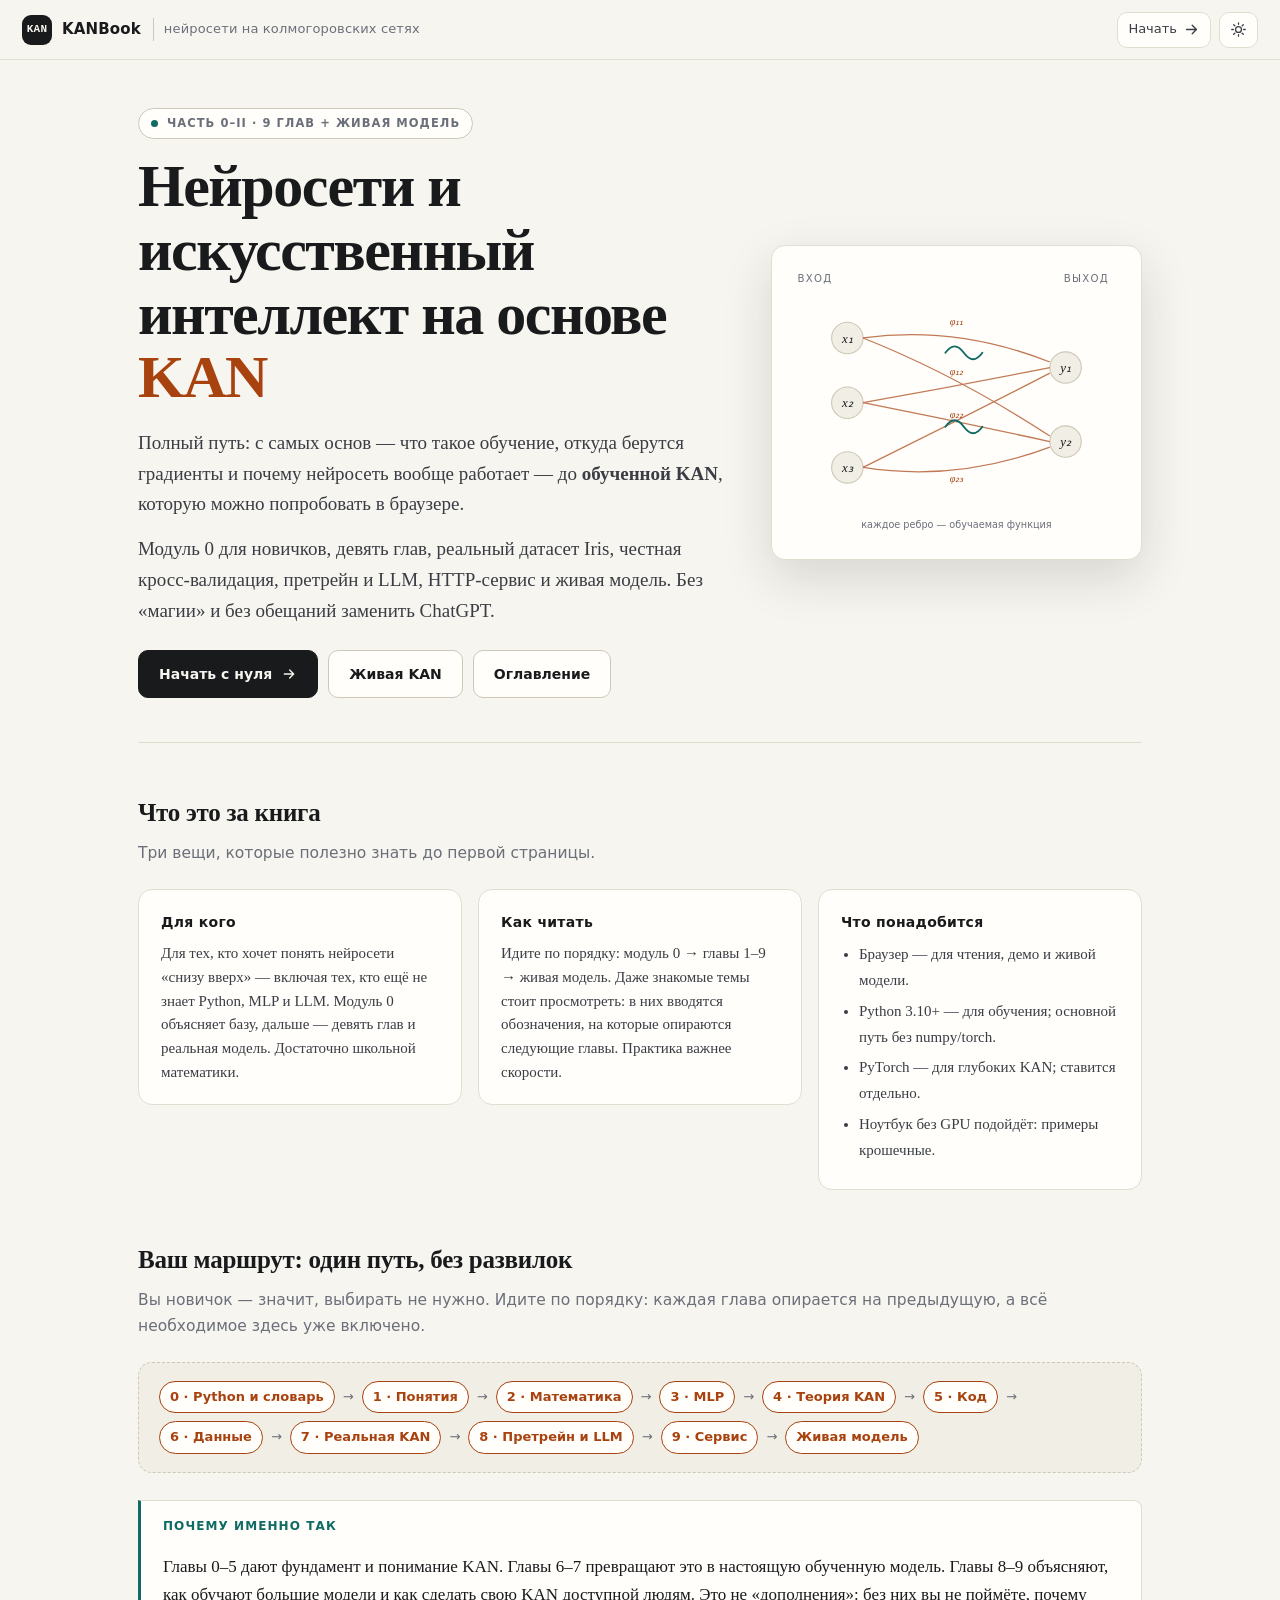
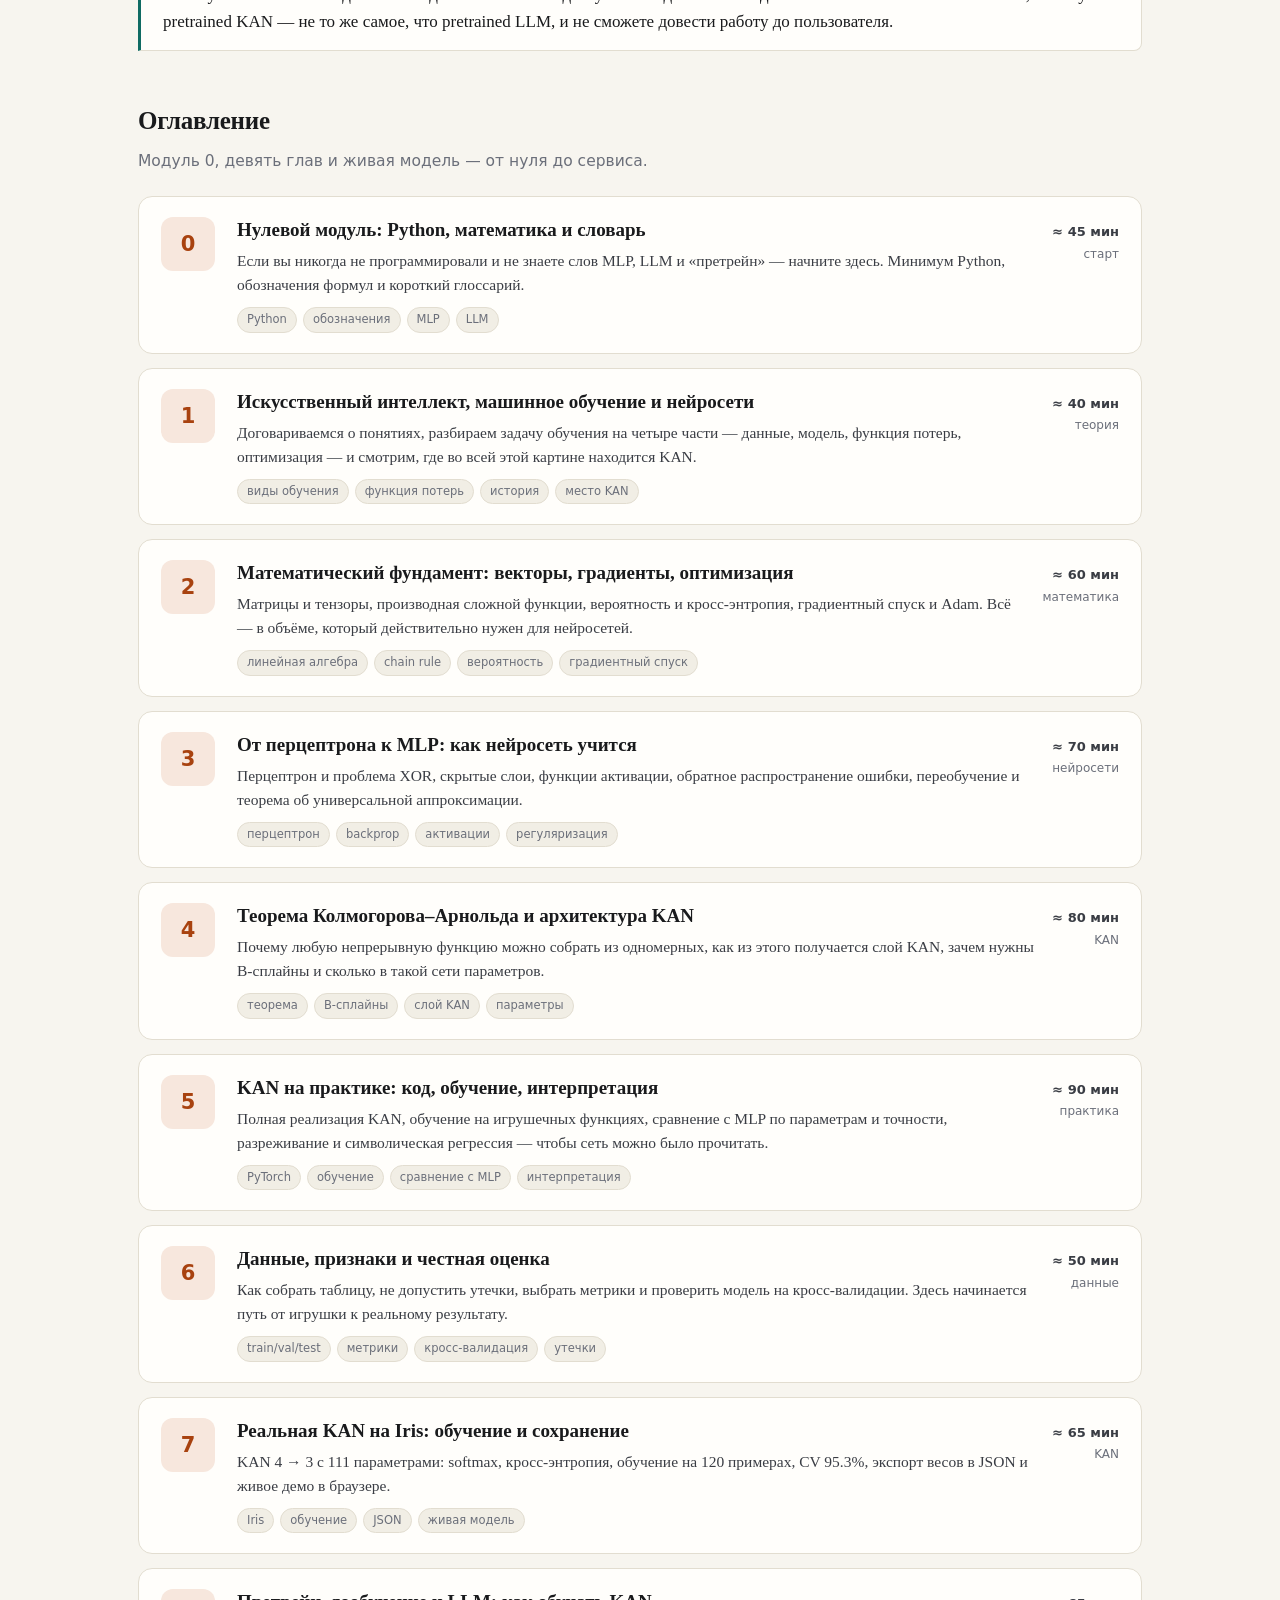
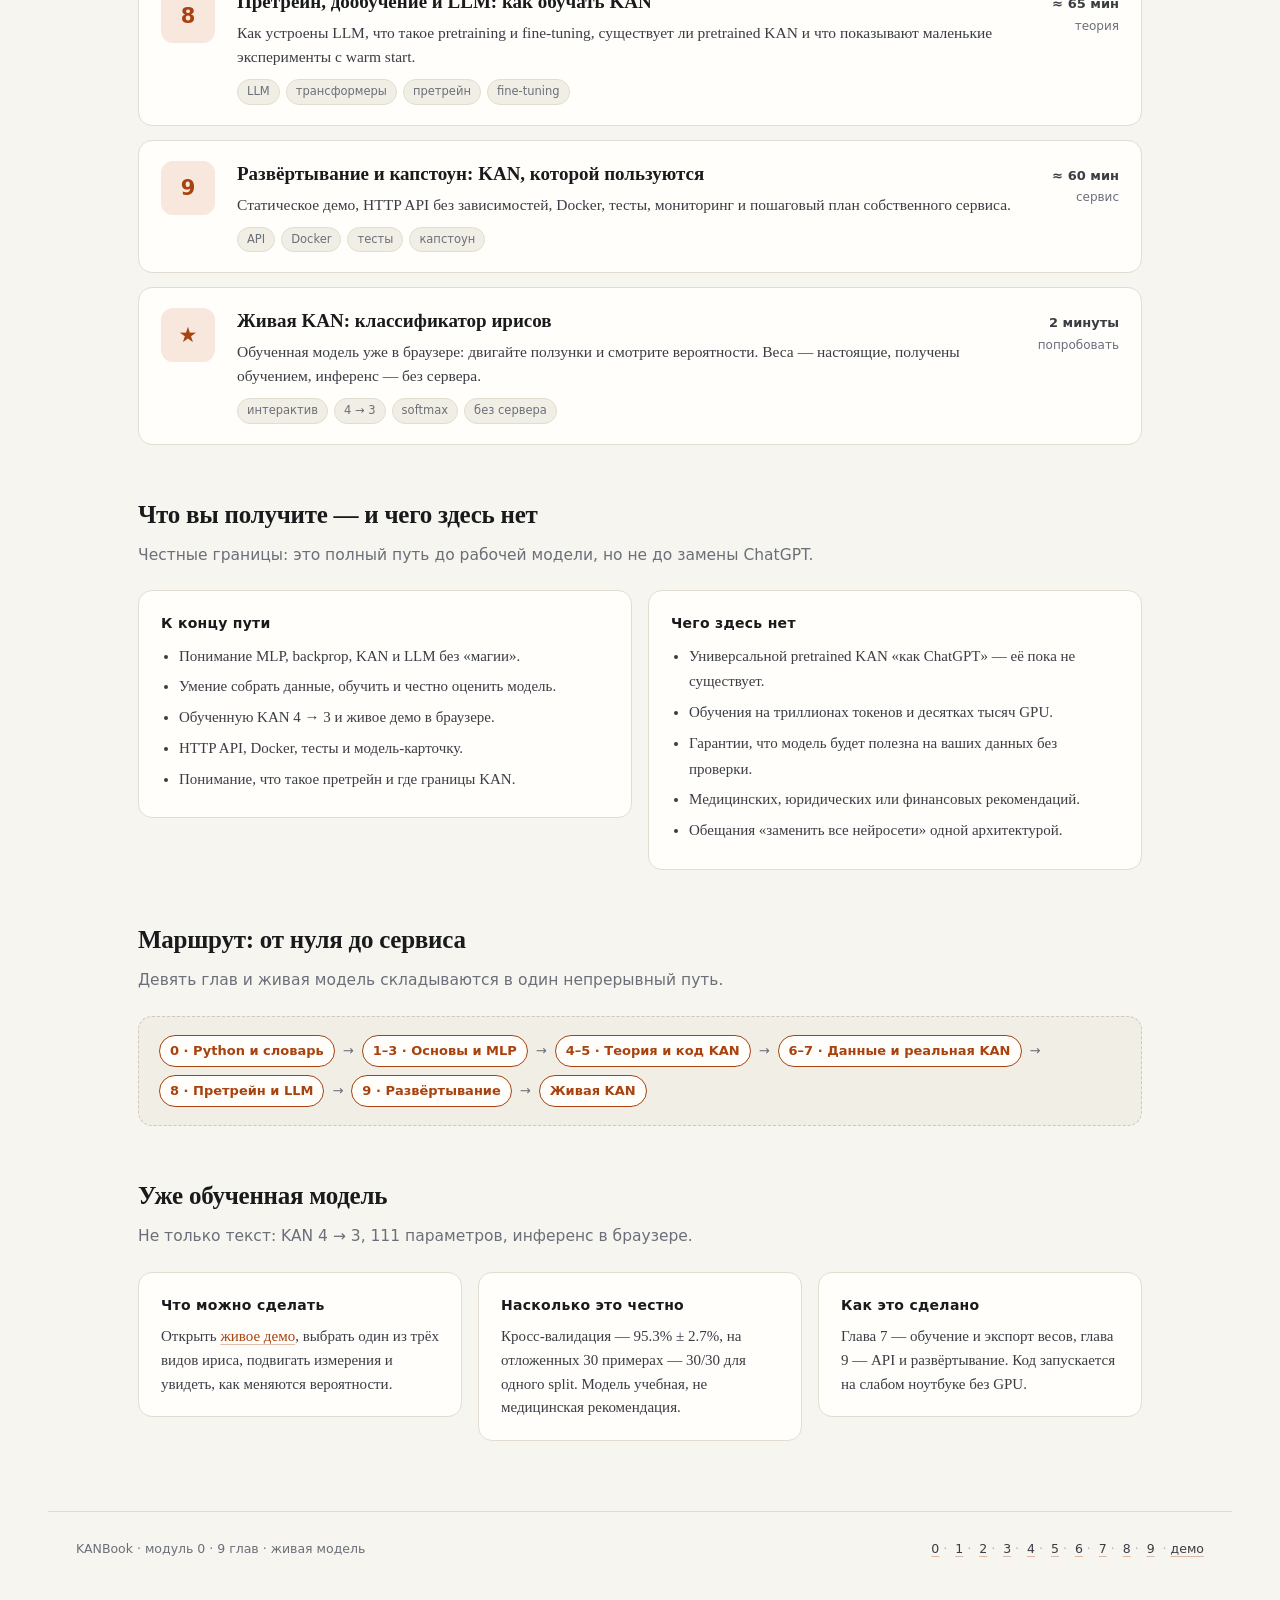
<file: index.html>
<!DOCTYPE html>
<html lang="ru" data-theme="light">
<head>
<meta charset="utf-8">
<meta name="viewport" content="width=device-width, initial-scale=1">
<title>KANBook — нейросети и ИИ на основе KAN</title>
<meta name="description" content="Учебник по нейросетям и искусственному интеллекту на основе Kolmogorov–Arnold Networks: от математического фундамента до работающей реализации KAN.">
<meta name="theme-color" content="#f7f5ef">
<link rel="icon" href="data:image/svg+xml,%3Csvg%20xmlns='http://www.w3.org/2000/svg'%20viewBox='0%200%2032%2032'%3E%3Crect%20width='32'%20height='32'%20rx='8'%20fill='%23191a1c'/%3E%3Ctext%20x='16'%20y='21'%20font-family='monospace'%20font-size='9'%20font-weight='700'%20fill='%23f7f5ef'%20text-anchor='middle'%3EKAN%3C/text%3E%3C/svg%3E">
<script>
(function () {
  try {
    var saved = localStorage.getItem("kanbook-theme");
    if (!saved) {
      saved = window.matchMedia && window.matchMedia("(prefers-color-scheme: dark)").matches ? "dark" : "light";
    }
    document.documentElement.setAttribute("data-theme", saved);
  } catch (e) {}
})();
</script>
<link rel="stylesheet" href="assets/style.css">
</head>
<body>
<a class="skip-link" href="#main">Перейти к содержанию</a>

<header class="topbar">
  <a class="brand" href="index.html">
    <span class="brand-mark">KAN</span>
    <span>KANBook</span>
    <span class="brand-sub">нейросети на колмогоровских сетях</span>
  </a>
  <span class="topbar-spacer"></span>
  <div class="topbar-actions">
    <a class="icon-btn" href="primer.html" title="Начать с нуля">
      <span class="btn-label">Начать</span>
      <svg viewBox="0 0 24 24" fill="none" stroke="currentColor" stroke-width="1.9" stroke-linecap="round" stroke-linejoin="round" aria-hidden="true"><path d="M5 12h14M13 6l6 6-6 6"/></svg>
    </a>
    <button class="icon-btn" id="theme-toggle" type="button" aria-label="Переключить тему" title="Тема (T)">
      <svg class="icon-sun" viewBox="0 0 24 24" fill="none" stroke="currentColor" stroke-width="1.8" stroke-linecap="round" aria-hidden="true"><circle cx="12" cy="12" r="4.2"/><path d="M12 2.5v2.2M12 19.3v2.2M2.5 12h2.2M19.3 12h2.2M5.2 5.2l1.6 1.6M17.2 17.2l1.6 1.6M18.8 5.2l-1.6 1.6M6.8 17.2l-1.6 1.6"/></svg>
      <svg class="icon-moon" viewBox="0 0 24 24" fill="none" stroke="currentColor" stroke-width="1.8" stroke-linecap="round" stroke-linejoin="round" aria-hidden="true"><path d="M20.5 14.2A8.6 8.6 0 1 1 9.8 3.5a7 7 0 0 0 10.7 10.7z"/></svg>
    </button>
  </div>
</header>

<div class="progress-track" aria-hidden="true"><div class="progress-bar" id="progress-bar"></div></div>

<main class="index-wrap" id="main">

  <section class="hero">
    <div>
      <span class="hero-kicker">Часть 0–II · 9 глав + живая модель</span>
      <h1>Нейросети и искусственный интеллект на основе <span class="hl">KAN</span></h1>
      <p>
        Полный путь: с самых основ — что такое обучение, откуда берутся градиенты
        и почему нейросеть вообще работает — до <strong>обученной KAN</strong>,
        которую можно попробовать в браузере.
      </p>
      <p>
        Модуль 0 для новичков, девять глав, реальный датасет Iris, честная
        кросс-валидация, претрейн и LLM, HTTP-сервис и живая модель. Без
        «магии» и без обещаний заменить ChatGPT.
      </p>
      <div class="hero-actions">
        <a class="btn primary" href="primer.html">
          Начать с нуля
          <svg viewBox="0 0 24 24" fill="none" stroke="currentColor" stroke-width="2" stroke-linecap="round" stroke-linejoin="round" aria-hidden="true"><path d="M5 12h14M13 6l6 6-6 6"/></svg>
        </a>
        <a class="btn" href="demo.html">Живая KAN</a>
        <a class="btn" href="#toc">Оглавление</a>
      </div>

    </div>

    <div class="hero-art" aria-hidden="true">
      <svg viewBox="0 0 360 300">
        <text x="8" y="20" font-family="system-ui, sans-serif" font-size="11" fill="var(--muted)" letter-spacing="1.4">ВХОД</text>
        <text x="296" y="20" font-family="system-ui, sans-serif" font-size="11" fill="var(--muted)" letter-spacing="1.4">ВЫХОД</text>

        <g fill="var(--surface-2)" stroke="var(--line-strong)" stroke-width="1.2">
          <circle cx="62" cy="80" r="17"/>
          <circle cx="62" cy="150" r="17"/>
          <circle cx="62" cy="220" r="17"/>
          <circle cx="298" cy="112" r="17"/>
          <circle cx="298" cy="192" r="17"/>
        </g>

        <g font-family="Georgia, serif" font-size="14" font-style="italic" fill="var(--ink)" text-anchor="middle">
          <text x="62" y="85">x₁</text>
          <text x="62" y="155">x₂</text>
          <text x="62" y="225">x₃</text>
          <text x="298" y="117">y₁</text>
          <text x="298" y="197">y₂</text>
        </g>

        <g fill="none" stroke="var(--accent)" stroke-width="1.4" opacity="0.7">
          <path d="M79 80 Q 180 66, 281 106"/>
          <path d="M79 80 Q 180 120, 281 186"/>
          <path d="M79 150 Q 180 132, 281 112"/>
          <path d="M79 150 Q 180 170, 281 192"/>
          <path d="M79 220 Q 180 170, 281 118"/>
          <path d="M79 220 Q 180 236, 281 198"/>
        </g>

        <g font-family="Georgia, serif" font-size="11" font-style="italic" fill="var(--accent)" text-anchor="middle">
          <text x="180" y="66">φ₁₁</text>
          <text x="180" y="120">φ₁₂</text>
          <text x="180" y="166">φ₂₂</text>
          <text x="180" y="236">φ₂₃</text>
        </g>

        <g fill="none" stroke="var(--accent-2)" stroke-width="2" stroke-linecap="round">
          <path d="M168 96 q 10 -14 20 0 t 20 0"/>
          <path d="M168 176 q 10 -14 20 0 t 20 0"/>
        </g>

        <text x="180" y="286" font-family="system-ui, sans-serif" font-size="10.5" fill="var(--muted)" text-anchor="middle">каждое ребро — обучаемая функция</text>
      </svg>
    </div>
  </section>

  <section class="index-section" aria-labelledby="about">
    <h2 id="about">Что это за книга</h2>
    <p class="section-sub">Три вещи, которые полезно знать до первой страницы.</p>
    <div class="index-cols">
      <div class="info-card">
        <h3>Для кого</h3>
        <p>
          Для тех, кто хочет понять нейросети «снизу вверх» — включая тех, кто
          ещё не знает Python, MLP и LLM. Модуль 0 объясняет базу, дальше —
          девять глав и реальная модель. Достаточно школьной математики.
        </p>
      </div>
      <div class="info-card">
        <h3>Как читать</h3>
        <p>
          Идите по порядку: модуль 0 → главы 1–9 → живая модель. Даже знакомые
          темы стоит просмотреть: в них вводятся обозначения, на которые
          опираются следующие главы. Практика важнее скорости.
        </p>
      </div>
      <div class="info-card">
        <h3>Что понадобится</h3>
        <ul>
          <li>Браузер — для чтения, демо и живой модели.</li>
          <li>Python 3.10+ — для обучения; основной путь без numpy/torch.</li>
          <li>PyTorch — для глубоких KAN; ставится отдельно.</li>
          <li>Ноутбук без GPU подойдёт: примеры крошечные.</li>
        </ul>
      </div>

    </div>
  </section>

  <section class="index-section" aria-labelledby="start">
    <h2 id="start">Ваш маршрут: один путь, без развилок</h2>
    <p class="section-sub">
      Вы новичок — значит, выбирать не нужно. Идите по порядку: каждая глава
      опирается на предыдущую, а всё необходимое здесь уже включено.
    </p>
    <div class="roadmap">
      <span class="step now">0 · Python и словарь</span>
      <span class="arrow">→</span>
      <span class="step now">1 · Понятия</span>
      <span class="arrow">→</span>
      <span class="step now">2 · Математика</span>
      <span class="arrow">→</span>
      <span class="step now">3 · MLP</span>
      <span class="arrow">→</span>
      <span class="step now">4 · Теория KAN</span>
      <span class="arrow">→</span>
      <span class="step now">5 · Код</span>
      <span class="arrow">→</span>
      <span class="step now">6 · Данные</span>
      <span class="arrow">→</span>
      <span class="step now">7 · Реальная KAN</span>
      <span class="arrow">→</span>
      <span class="step now">8 · Претрейн и LLM</span>
      <span class="arrow">→</span>
      <span class="step now">9 · Сервис</span>
      <span class="arrow">→</span>
      <span class="step now">Живая модель</span>
    </div>
    <div class="callout note">
      <p class="callout-title">Почему именно так</p>
      <p>
        Главы 0–5 дают фундамент и понимание KAN. Главы 6–7 превращают это в
        настоящую обученную модель. Главы 8–9 объясняют, как обучают большие
        модели и как сделать свою KAN доступной людям. Это не «дополнения»:
        без них вы не поймёте, почему pretrained KAN — не то же самое, что
        pretrained LLM, и не сможете довести работу до пользователя.
      </p>
    </div>
  </section>

  <section class="index-section" id="toc" aria-labelledby="toc-title">
    <h2 id="toc-title">Оглавление</h2>
    <p class="section-sub">Модуль 0, девять глав и живая модель — от нуля до сервиса.</p>

    <div class="chapter-cards">
      <a class="chapter-card" href="primer.html">
        <div class="num">0</div>
        <div>
          <h3>Нулевой модуль: Python, математика и словарь</h3>
          <p>
            Если вы никогда не программировали и не знаете слов MLP, LLM и
            «претрейн» — начните здесь. Минимум Python, обозначения формул и
            короткий глоссарий.
          </p>
          <div class="card-topics">
            <span>Python</span>
            <span>обозначения</span>
            <span>MLP</span>
            <span>LLM</span>
          </div>
        </div>
        <div class="card-meta"><strong>≈ 45 мин</strong>старт</div>
      </a>

      <a class="chapter-card" href="chapter-1.html">
        <div class="num">1</div>
        <div>
          <h3>Искусственный интеллект, машинное обучение и нейросети</h3>
          <p>
            Договариваемся о понятиях, разбираем задачу обучения на четыре части —
            данные, модель, функция потерь, оптимизация — и смотрим, где во всей
            этой картине находится KAN.
          </p>
          <div class="card-topics">
            <span>виды обучения</span>
            <span>функция потерь</span>
            <span>история</span>
            <span>место KAN</span>
          </div>
        </div>
        <div class="card-meta"><strong>≈ 40 мин</strong>теория</div>
      </a>

      <a class="chapter-card" href="chapter-2.html">
        <div class="num">2</div>
        <div>
          <h3>Математический фундамент: векторы, градиенты, оптимизация</h3>
          <p>
            Матрицы и тензоры, производная сложной функции, вероятность и
            кросс-энтропия, градиентный спуск и Adam. Всё — в объёме, который
            действительно нужен для нейросетей.
          </p>
          <div class="card-topics">
            <span>линейная алгебра</span>
            <span>chain rule</span>
            <span>вероятность</span>
            <span>градиентный спуск</span>
          </div>
        </div>
        <div class="card-meta"><strong>≈ 60 мин</strong>математика</div>
      </a>

      <a class="chapter-card" href="chapter-3.html">
        <div class="num">3</div>
        <div>
          <h3>От перцептрона к MLP: как нейросеть учится</h3>
          <p>
            Перцептрон и проблема XOR, скрытые слои, функции активации,
            обратное распространение ошибки, переобучение и теорема
            об универсальной аппроксимации.
          </p>
          <div class="card-topics">
            <span>перцептрон</span>
            <span>backprop</span>
            <span>активации</span>
            <span>регуляризация</span>
          </div>
        </div>
        <div class="card-meta"><strong>≈ 70 мин</strong>нейросети</div>
      </a>

      <a class="chapter-card" href="chapter-4.html">
        <div class="num">4</div>
        <div>
          <h3>Теорема Колмогорова–Арнольда и архитектура KAN</h3>
          <p>
            Почему любую непрерывную функцию можно собрать из одномерных, как из
            этого получается слой KAN, зачем нужны B-сплайны и сколько в такой
            сети параметров.
          </p>
          <div class="card-topics">
            <span>теорема</span>
            <span>B-сплайны</span>
            <span>слой KAN</span>
            <span>параметры</span>
          </div>
        </div>
        <div class="card-meta"><strong>≈ 80 мин</strong>KAN</div>
      </a>

      <a class="chapter-card" href="chapter-5.html">
        <div class="num">5</div>
        <div>
          <h3>KAN на практике: код, обучение, интерпретация</h3>
          <p>
            Полная реализация KAN, обучение на игрушечных функциях, сравнение с MLP
            по параметрам и точности, разреживание и символическая регрессия —
            чтобы сеть можно было прочитать.
          </p>
          <div class="card-topics">
            <span>PyTorch</span>
            <span>обучение</span>
            <span>сравнение с MLP</span>
            <span>интерпретация</span>
          </div>
        </div>
        <div class="card-meta"><strong>≈ 90 мин</strong>практика</div>
      </a>

      <a class="chapter-card" href="chapter-6.html">
        <div class="num">6</div>
        <div>
          <h3>Данные, признаки и честная оценка</h3>
          <p>
            Как собрать таблицу, не допустить утечки, выбрать метрики и проверить
            модель на кросс-валидации. Здесь начинается путь от игрушки к
            реальному результату.
          </p>
          <div class="card-topics">
            <span>train/val/test</span>
            <span>метрики</span>
            <span>кросс-валидация</span>
            <span>утечки</span>
          </div>
        </div>
        <div class="card-meta"><strong>≈ 50 мин</strong>данные</div>
      </a>

      <a class="chapter-card" href="chapter-7.html">
        <div class="num">7</div>
        <div>
          <h3>Реальная KAN на Iris: обучение и сохранение</h3>
          <p>
            KAN 4 → 3 с 111 параметрами: softmax, кросс-энтропия, обучение на
            120 примерах, CV 95.3%, экспорт весов в JSON и живое демо в браузере.
          </p>
          <div class="card-topics">
            <span>Iris</span>
            <span>обучение</span>
            <span>JSON</span>
            <span>живая модель</span>
          </div>
        </div>
        <div class="card-meta"><strong>≈ 65 мин</strong>KAN</div>
      </a>

      <a class="chapter-card" href="chapter-8.html">
        <div class="num">8</div>
        <div>
          <h3>Претрейн, дообучение и LLM: как обучать KAN</h3>
          <p>
            Как устроены LLM, что такое pretraining и fine-tuning, существует ли
            pretrained KAN и что показывают маленькие эксперименты с warm start.
          </p>
          <div class="card-topics">
            <span>LLM</span>
            <span>трансформеры</span>
            <span>претрейн</span>
            <span>fine-tuning</span>
          </div>
        </div>
        <div class="card-meta"><strong>≈ 65 мин</strong>теория</div>
      </a>

      <a class="chapter-card" href="chapter-9.html">
        <div class="num">9</div>
        <div>
          <h3>Развёртывание и капстоун: KAN, которой пользуются</h3>
          <p>
            Статическое демо, HTTP API без зависимостей, Docker, тесты,
            мониторинг и пошаговый план собственного сервиса.
          </p>
          <div class="card-topics">
            <span>API</span>
            <span>Docker</span>
            <span>тесты</span>
            <span>капстоун</span>
          </div>
        </div>
        <div class="card-meta"><strong>≈ 60 мин</strong>сервис</div>
      </a>

      <a class="chapter-card" href="demo.html">
        <div class="num">★</div>
        <div>
          <h3>Живая KAN: классификатор ирисов</h3>
          <p>
            Обученная модель уже в браузере: двигайте ползунки и смотрите
            вероятности. Веса — настоящие, получены обучением, инференс — без
            сервера.
          </p>
          <div class="card-topics">
            <span>интерактив</span>
            <span>4 → 3</span>
            <span>softmax</span>
            <span>без сервера</span>
          </div>
        </div>
        <div class="card-meta"><strong>2 минуты</strong>попробовать</div>
      </a>
    </div>
  </section>


  <section class="index-section" aria-labelledby="scope">
    <h2 id="scope">Что вы получите — и чего здесь нет</h2>
    <p class="section-sub">Честные границы: это полный путь до рабочей модели, но не до замены ChatGPT.</p>
    <div class="index-cols">
      <div class="info-card">
        <h3>К концу пути</h3>
        <ul>
          <li>Понимание MLP, backprop, KAN и LLM без «магии».</li>
          <li>Умение собрать данные, обучить и честно оценить модель.</li>
          <li>Обученную KAN 4 → 3 и живое демо в браузере.</li>
          <li>HTTP API, Docker, тесты и модель-карточку.</li>
          <li>Понимание, что такое претрейн и где границы KAN.</li>
        </ul>
      </div>
      <div class="info-card">
        <h3>Чего здесь нет</h3>
        <ul>
          <li>Универсальной pretrained KAN «как ChatGPT» — её пока не существует.</li>
          <li>Обучения на триллионах токенов и десятках тысяч GPU.</li>
          <li>Гарантии, что модель будет полезна на ваших данных без проверки.</li>
          <li>Медицинских, юридических или финансовых рекомендаций.</li>
          <li>Обещания «заменить все нейросети» одной архитектурой.</li>
        </ul>
      </div>
    </div>
  </section>

  <section class="index-section" aria-labelledby="route">
    <h2 id="route">Маршрут: от нуля до сервиса</h2>
    <p class="section-sub">Девять глав и живая модель складываются в один непрерывный путь.</p>
    <div class="roadmap">
      <span class="step now">0 · Python и словарь</span>
      <span class="arrow">→</span>
      <span class="step now">1–3 · Основы и MLP</span>
      <span class="arrow">→</span>
      <span class="step now">4–5 · Теория и код KAN</span>
      <span class="arrow">→</span>
      <span class="step now">6–7 · Данные и реальная KAN</span>
      <span class="arrow">→</span>
      <span class="step now">8 · Претрейн и LLM</span>
      <span class="arrow">→</span>
      <span class="step now">9 · Развёртывание</span>
      <span class="arrow">→</span>
      <span class="step now">Живая KAN</span>
    </div>
  </section>

  <section class="index-section" aria-labelledby="live">
    <h2 id="live">Уже обученная модель</h2>
    <p class="section-sub">Не только текст: KAN 4 → 3, 111 параметров, инференс в браузере.</p>
    <div class="index-cols">
      <div class="info-card">
        <h3>Что можно сделать</h3>
        <p>
          Открыть <a href="demo.html">живое демо</a>, выбрать один из трёх видов
          ириса, подвигать измерения и увидеть, как меняются вероятности.
        </p>
      </div>
      <div class="info-card">
        <h3>Насколько это честно</h3>
        <p>
          Кросс-валидация — 95.3% ± 2.7%, на отложенных 30 примерах — 30/30 для
          одного split. Модель учебная, не медицинская рекомендация.
        </p>
      </div>
      <div class="info-card">
        <h3>Как это сделано</h3>
        <p>
          Глава 7 — обучение и экспорт весов, глава 9 — API и развёртывание.
          Код запускается на слабом ноутбуке без GPU.
        </p>
      </div>
    </div>
  </section>


</main>

<noscript>
  <p class="no-js-note">Текст книги доступен и без JavaScript; для бокового оглавления и переключения темы включите его.</p>
</noscript>

<footer class="book-footer">
  <div>KANBook · модуль 0 · 9 глав · живая модель</div>
  <div>
    <a href="primer.html">0</a><span class="sep">·</span>
    <a href="chapter-1.html">1</a><span class="sep">·</span>
    <a href="chapter-2.html">2</a><span class="sep">·</span>
    <a href="chapter-3.html">3</a><span class="sep">·</span>
    <a href="chapter-4.html">4</a><span class="sep">·</span>
    <a href="chapter-5.html">5</a><span class="sep">·</span>
    <a href="chapter-6.html">6</a><span class="sep">·</span>
    <a href="chapter-7.html">7</a><span class="sep">·</span>
    <a href="chapter-8.html">8</a><span class="sep">·</span>
    <a href="chapter-9.html">9</a>
    <span class="sep">·</span><a href="demo.html">демо</a>
  </div>
</footer>

<script src="assets/book.js"></script>
</body>
</html>
</file>
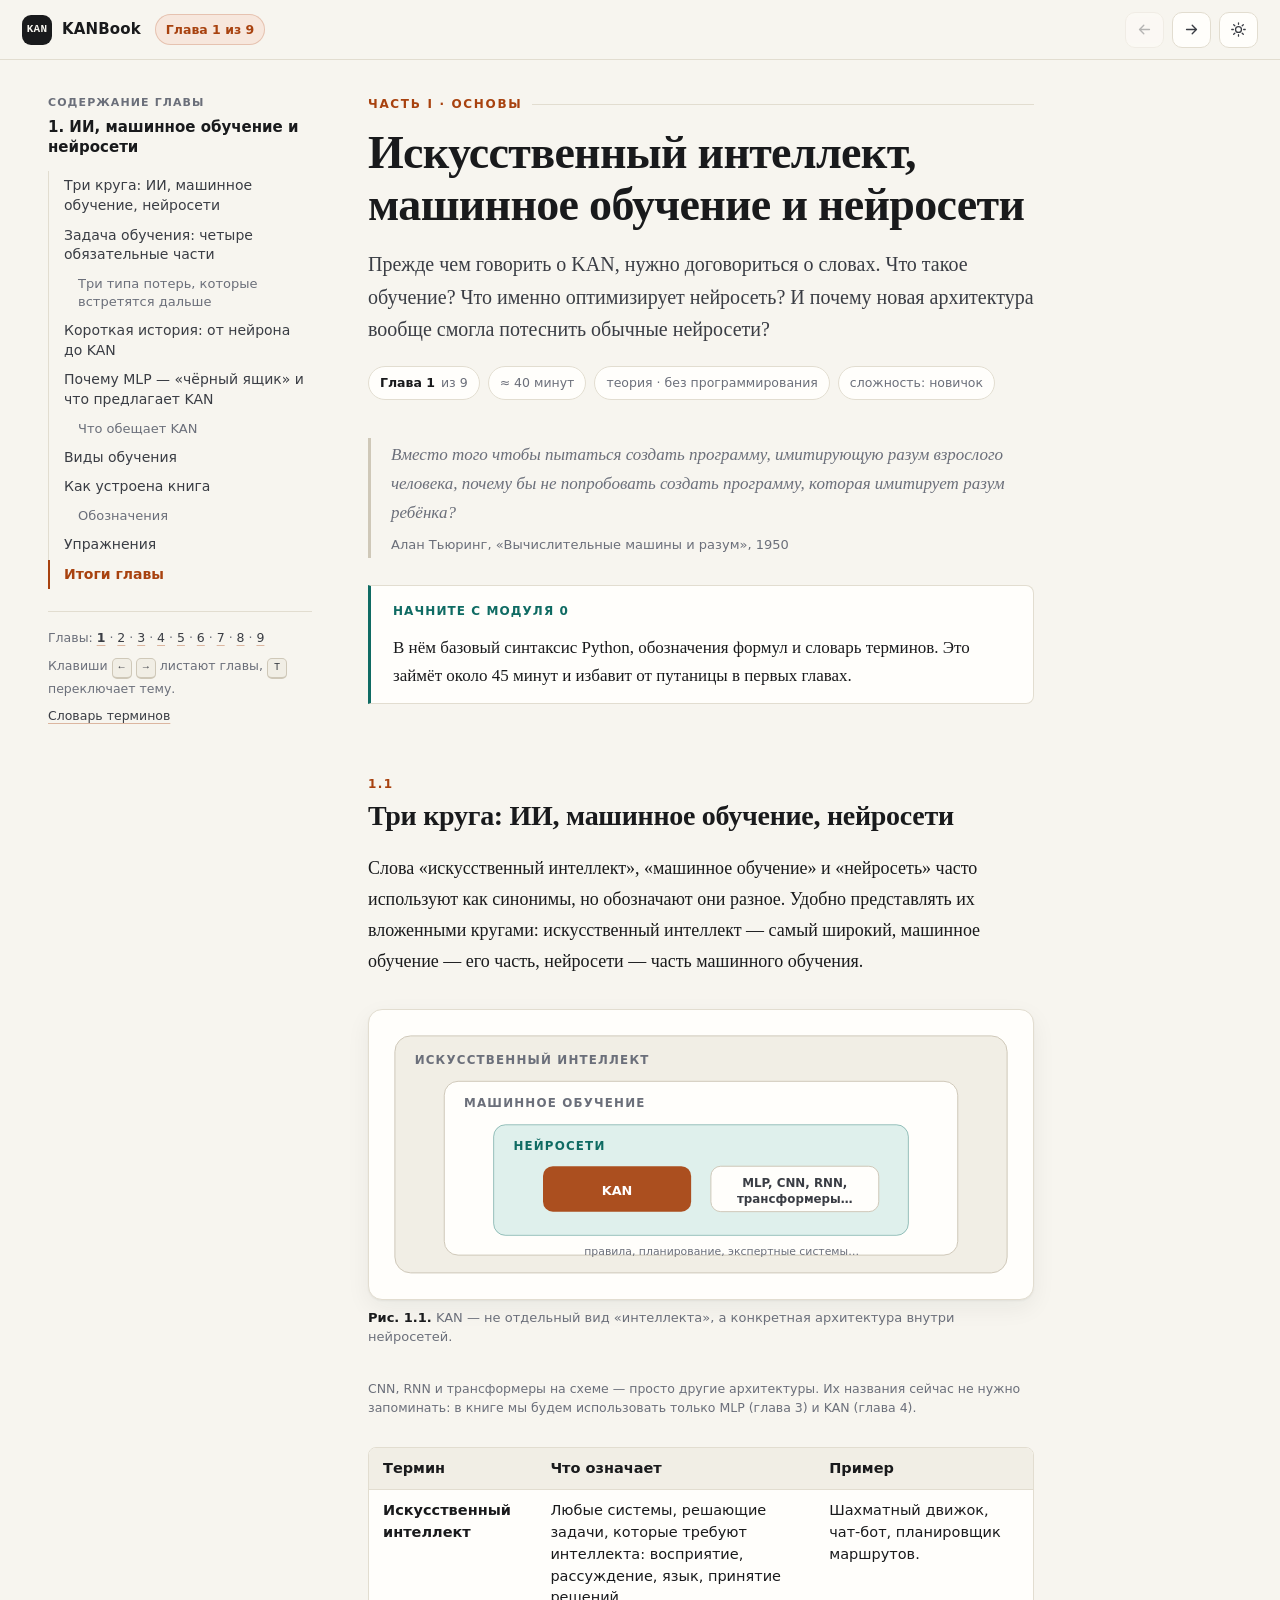
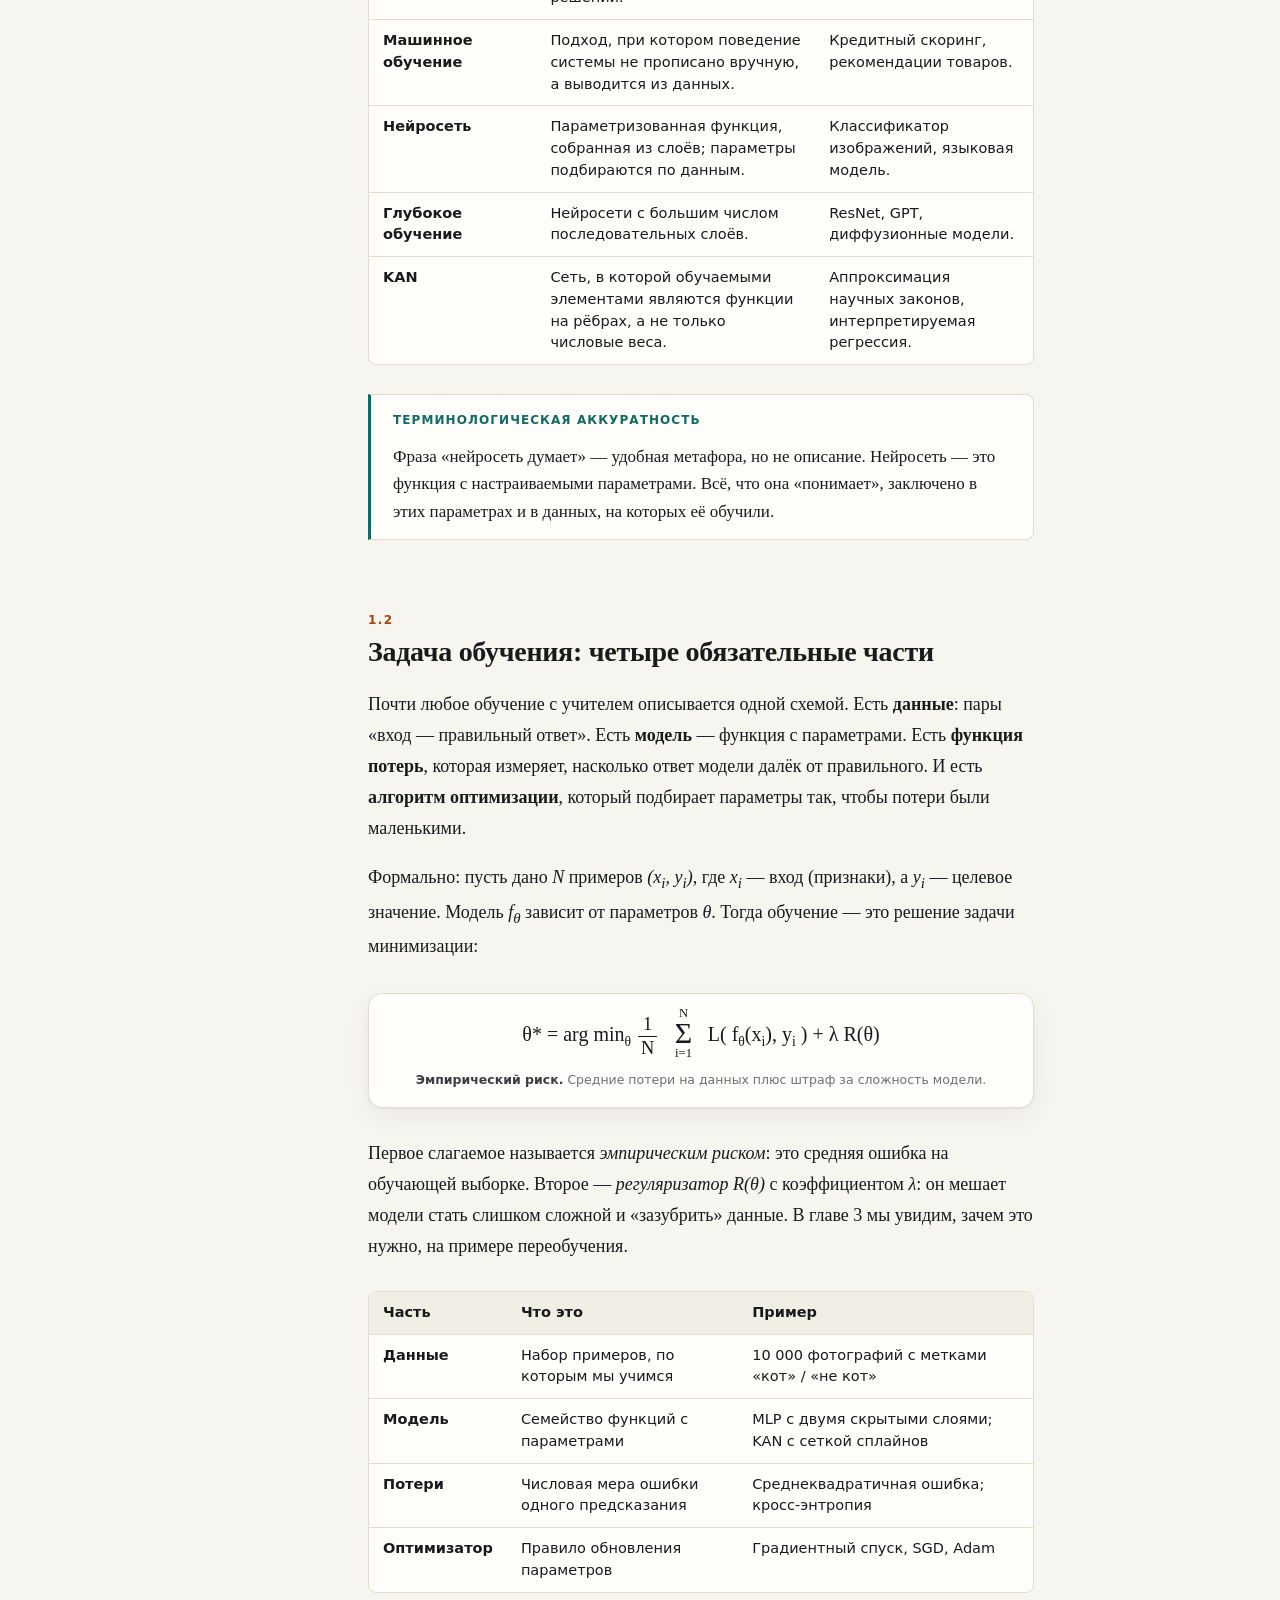
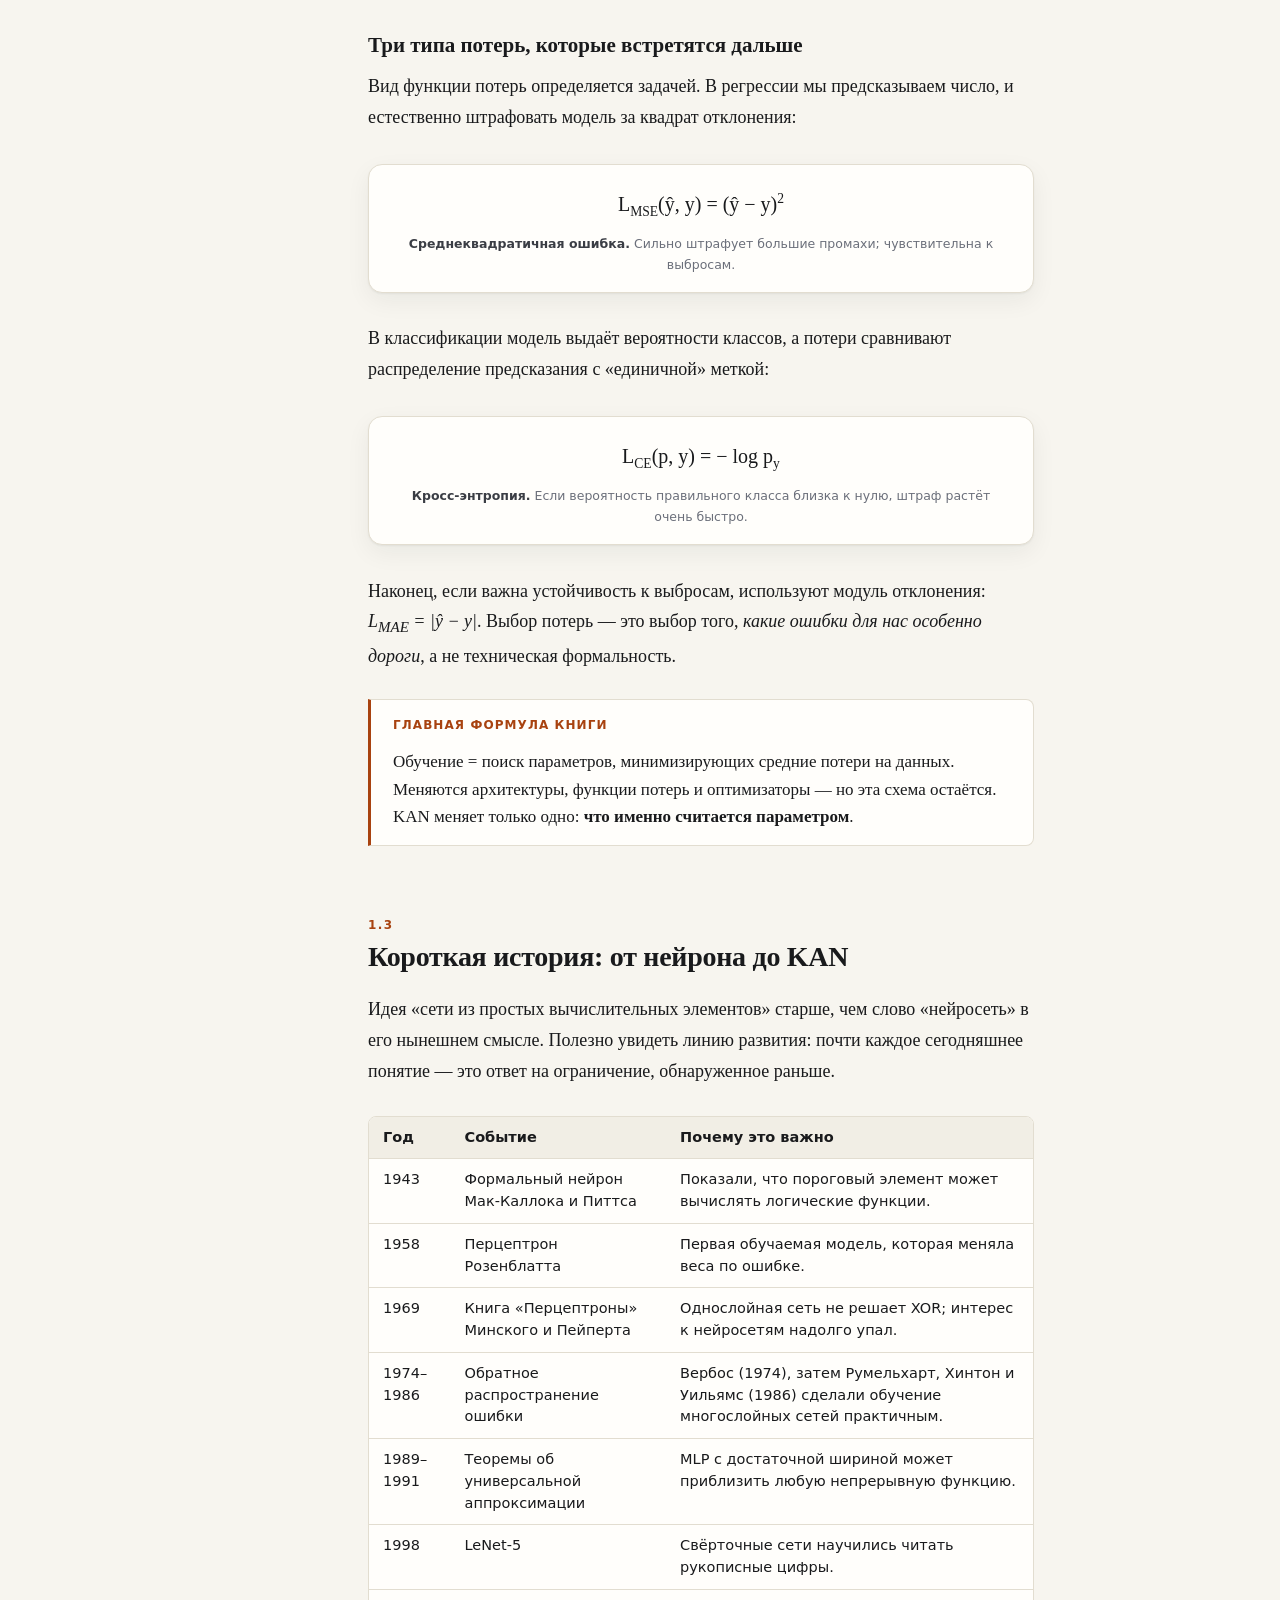
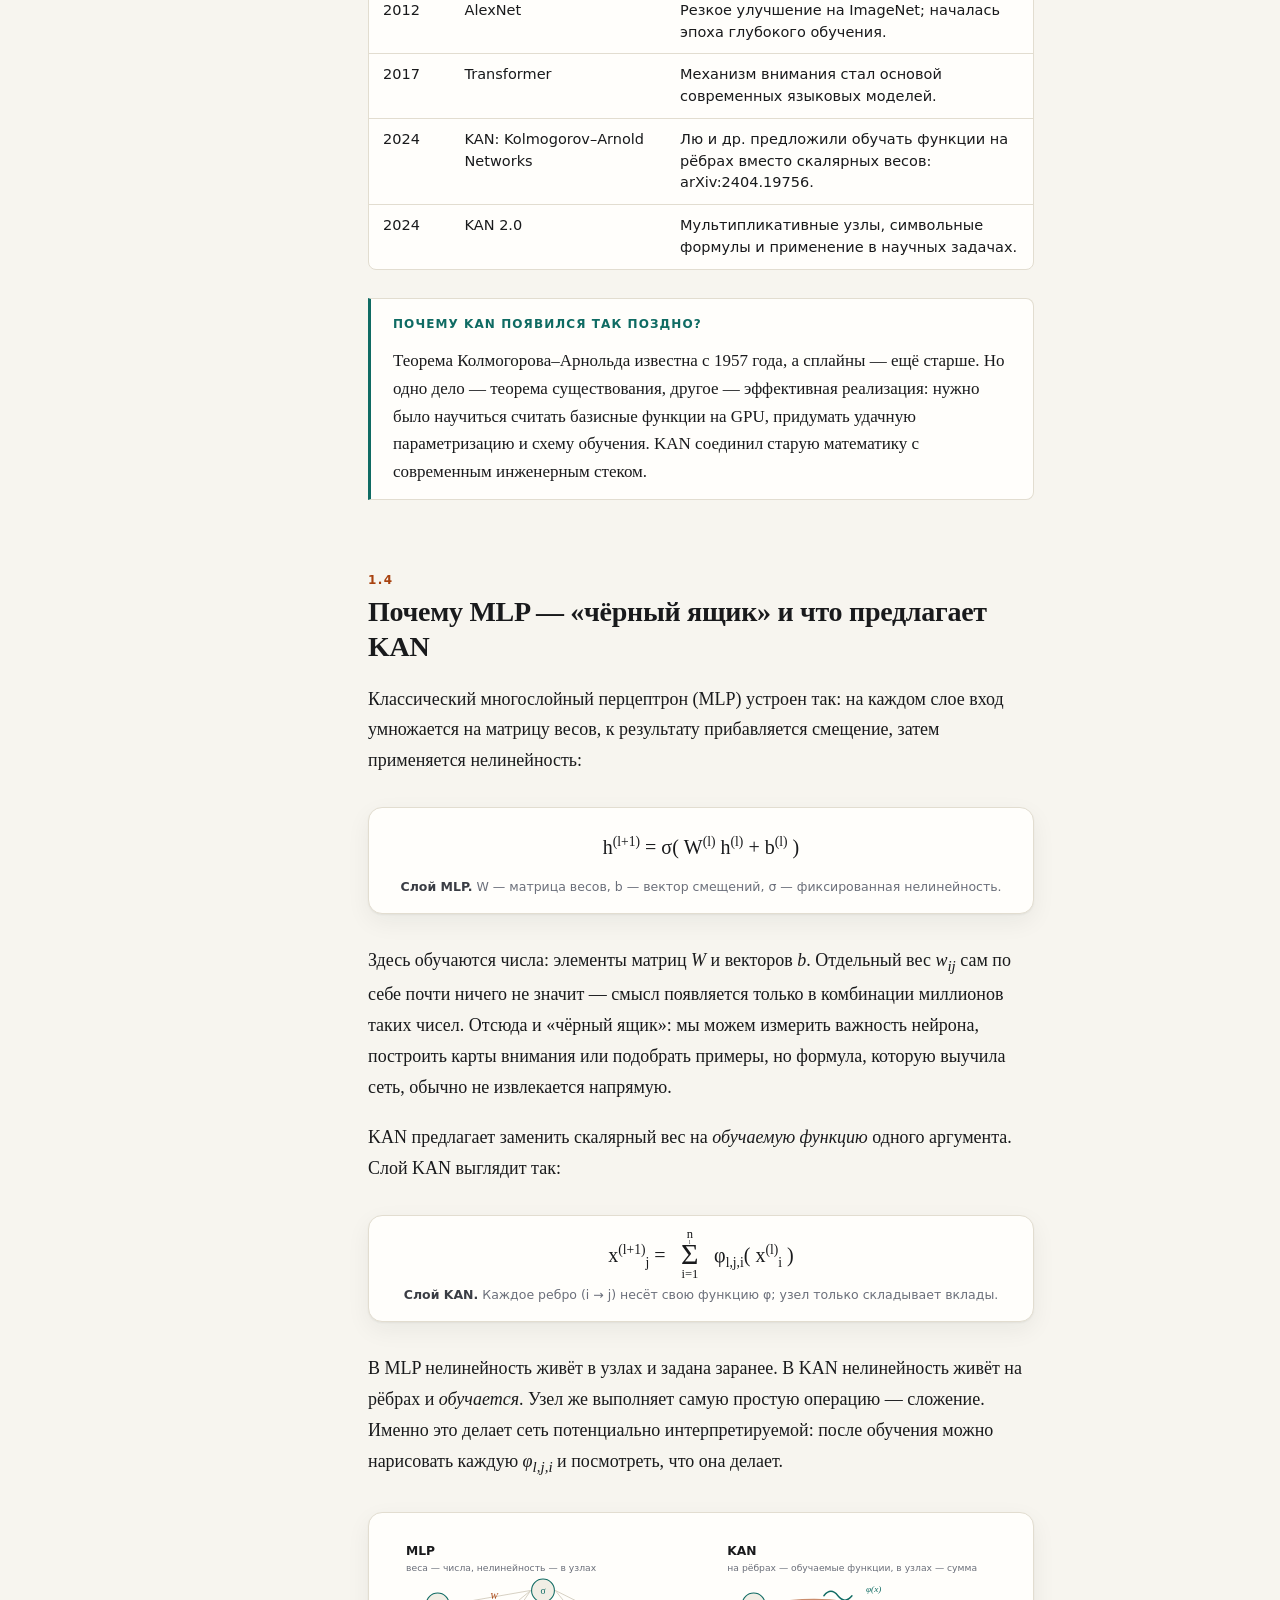
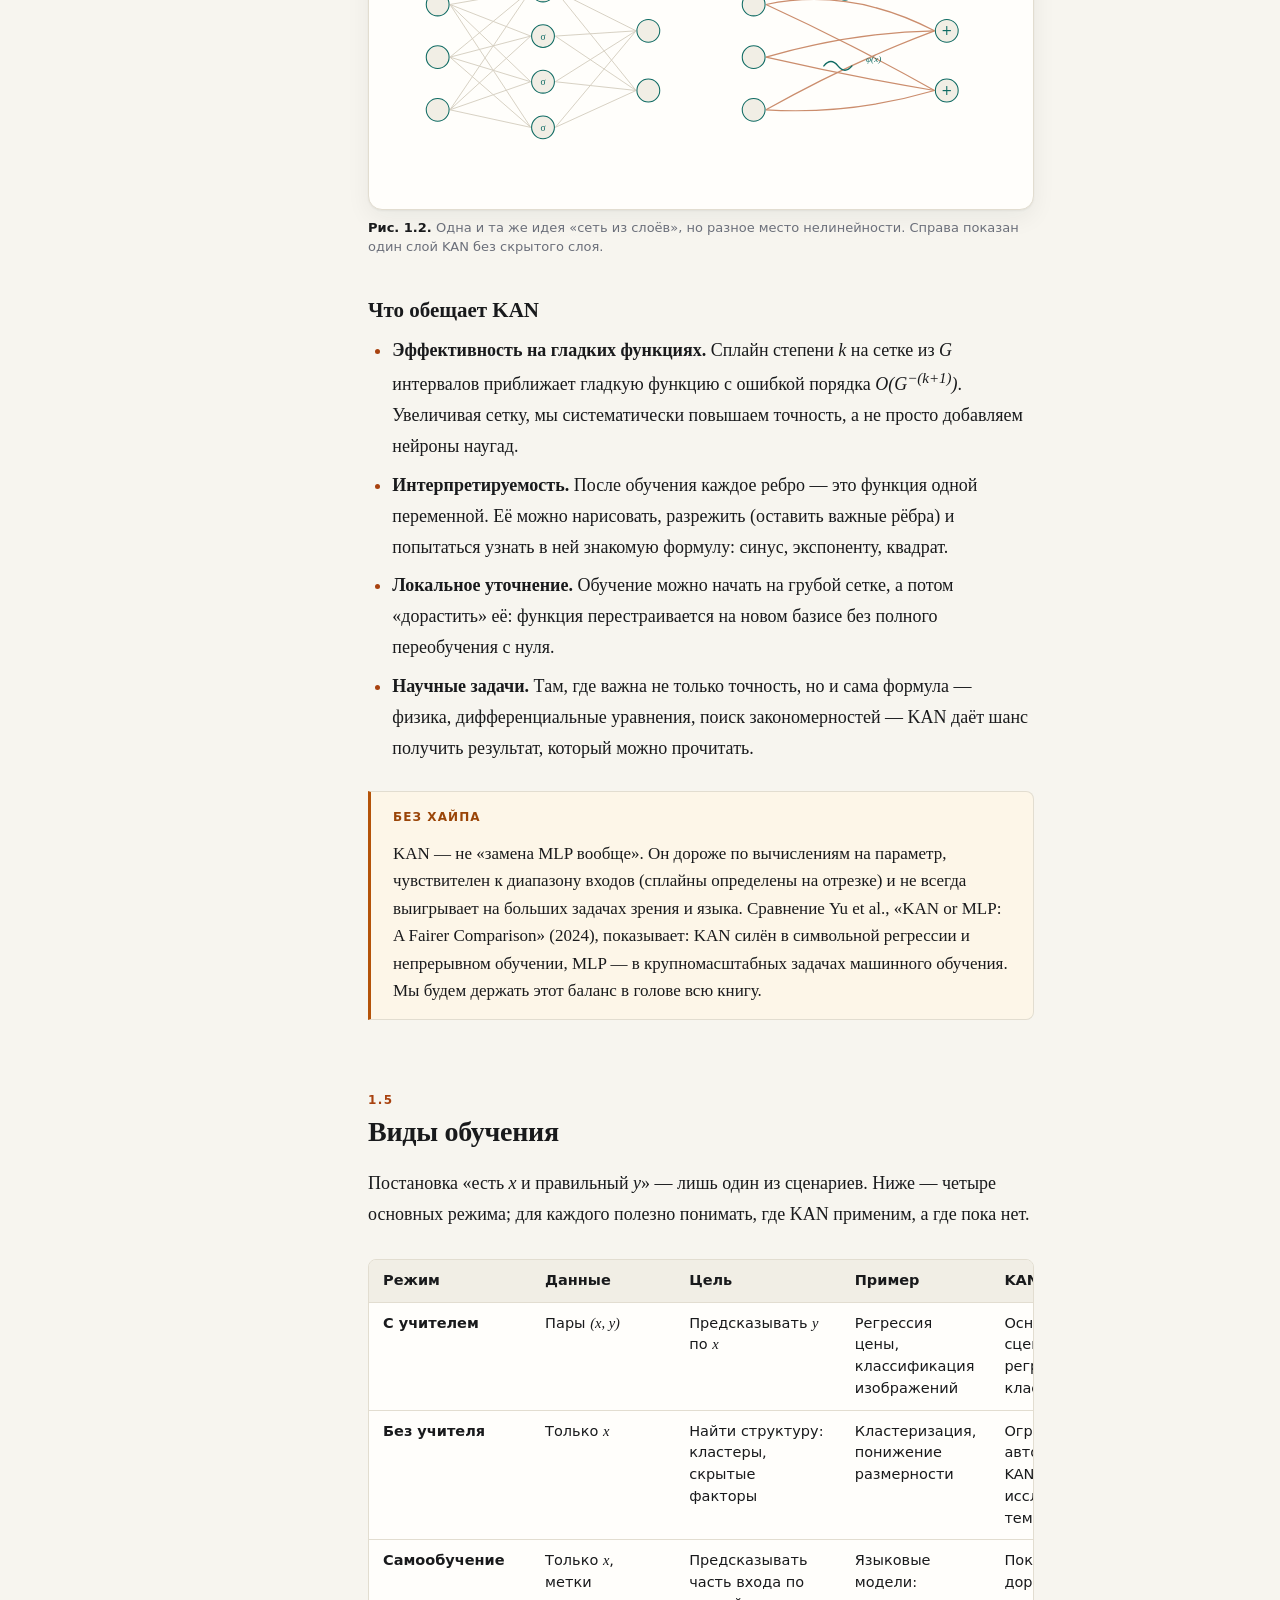
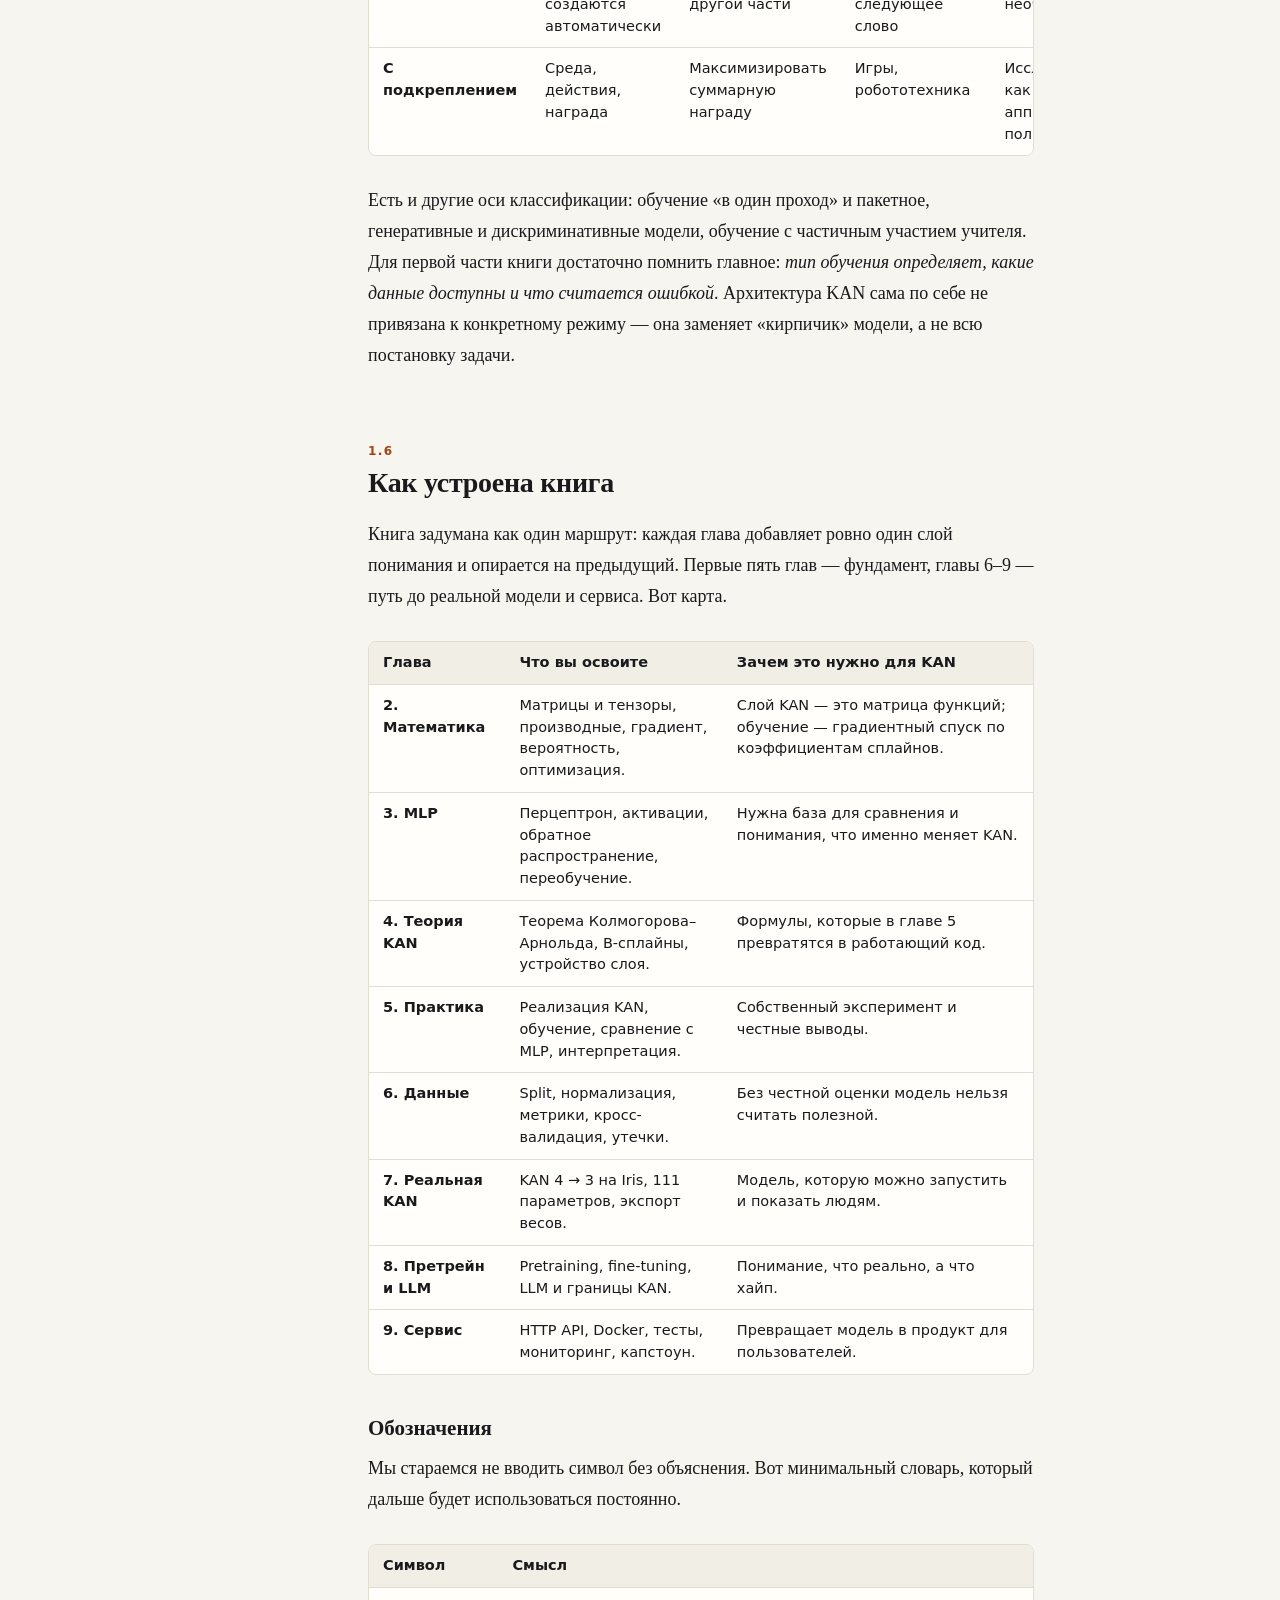
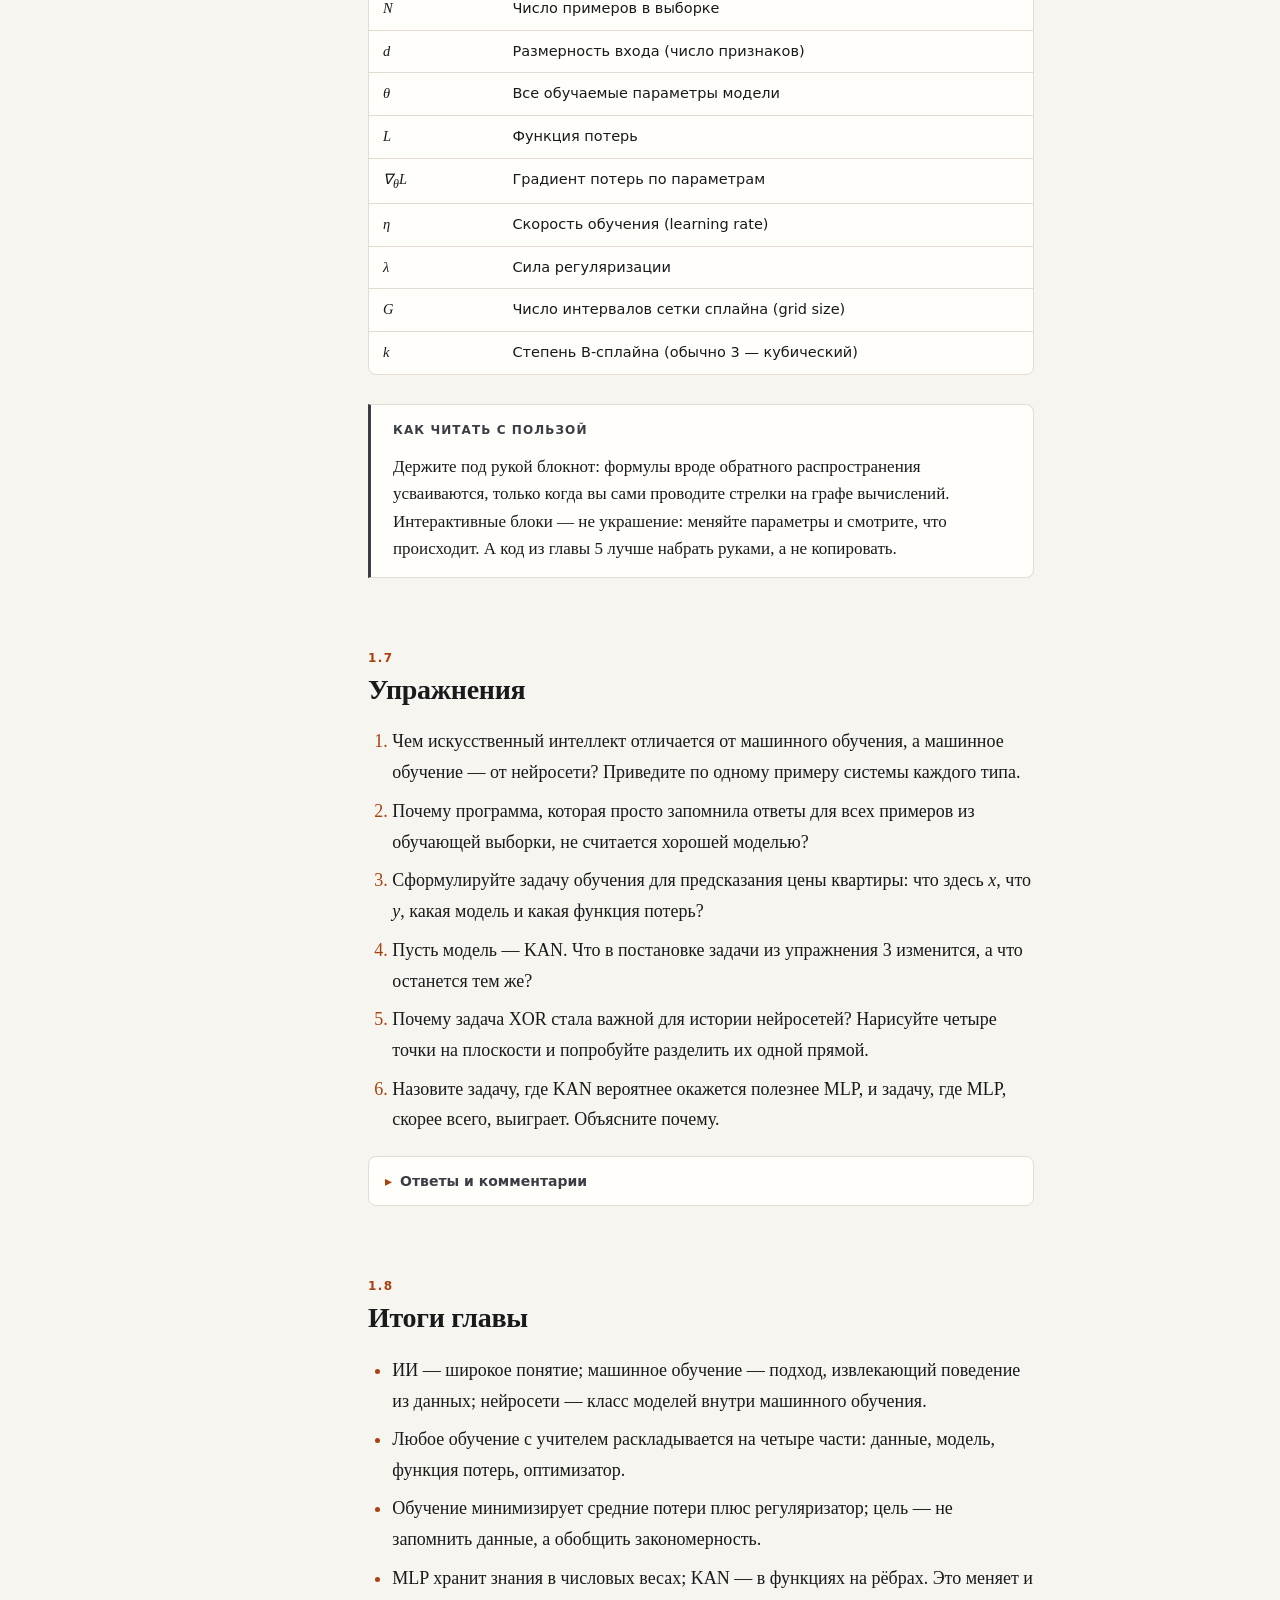
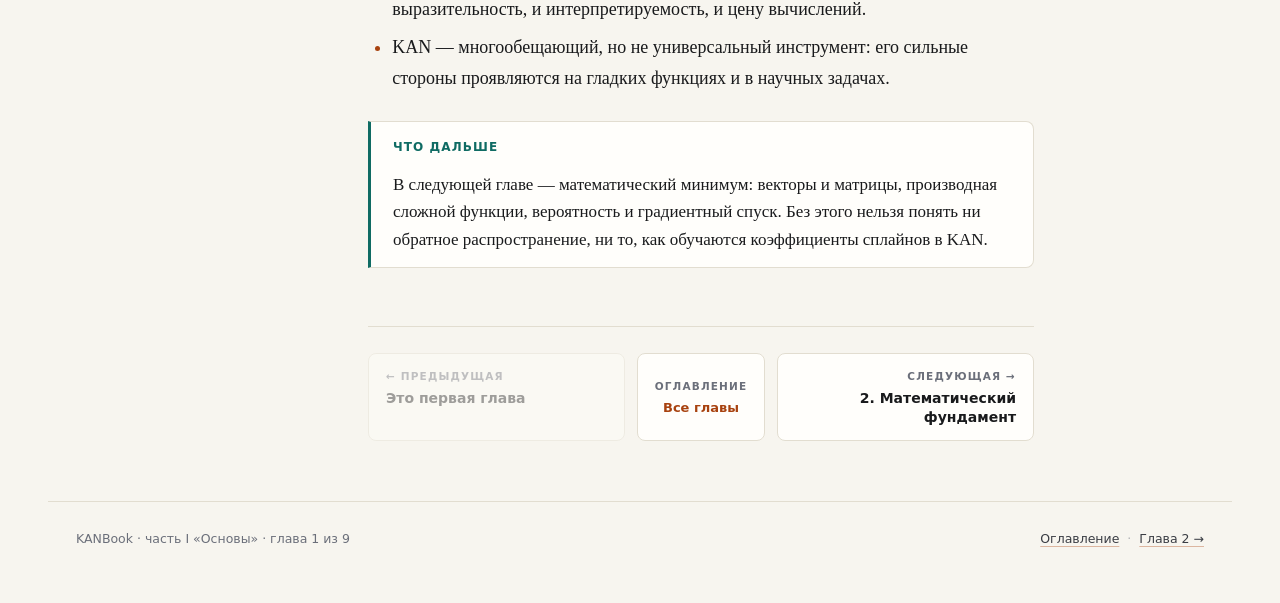
<file: chapter-1.html>
<!DOCTYPE html>
<html lang="ru" data-theme="light">
<head>
<meta charset="utf-8">
<meta name="viewport" content="width=device-width, initial-scale=1">
<title>Глава 1. ИИ, машинное обучение и нейросети — KANBook</title>
<meta name="description" content="Понятия искусственного интеллекта, машинного обучения и нейросетей; постановка задачи обучения; краткая история и место Kolmogorov–Arnold Networks.">
<meta name="theme-color" content="#f7f5ef">
<link rel="icon" href="data:image/svg+xml,%3Csvg%20xmlns='http://www.w3.org/2000/svg'%20viewBox='0%200%2032%2032'%3E%3Crect%20width='32'%20height='32'%20rx='8'%20fill='%23191a1c'/%3E%3Ctext%20x='16'%20y='21'%20font-family='monospace'%20font-size='9'%20font-weight='700'%20fill='%23f7f5ef'%20text-anchor='middle'%3EKAN%3C/text%3E%3C/svg%3E">
<script>
(function () {
  try {
    var saved = localStorage.getItem("kanbook-theme");
    if (!saved) {
      saved = window.matchMedia && window.matchMedia("(prefers-color-scheme: dark)").matches ? "dark" : "light";
    }
    document.documentElement.setAttribute("data-theme", saved);
  } catch (e) {}
})();
</script>
<link rel="stylesheet" href="assets/style.css">
</head>
<body>
<a class="skip-link" href="#main">Перейти к содержанию</a>

<header class="topbar">
  <button class="icon-btn menu-toggle" id="menu-toggle" type="button" aria-label="Открыть оглавление" aria-expanded="false" aria-controls="sidebar">
    <svg viewBox="0 0 24 24" fill="none" stroke="currentColor" stroke-width="1.9" stroke-linecap="round" aria-hidden="true"><path d="M4 7h16M4 12h16M4 17h16"/></svg>
  </button>
  <a class="brand" href="index.html">
    <span class="brand-mark">KAN</span>
    <span>KANBook</span>
  </a>
  <span class="chapter-chip">Глава 1 из 9</span>
  <span class="topbar-spacer"></span>
  <div class="topbar-actions">
    <a class="icon-btn is-disabled" href="#" tabindex="-1" aria-disabled="true" title="Предыдущая глава (←)" aria-label="Предыдущая глава">
      <svg viewBox="0 0 24 24" fill="none" stroke="currentColor" stroke-width="1.9" stroke-linecap="round" stroke-linejoin="round" aria-hidden="true"><path d="M19 12H5M11 6l-6 6 6 6"/></svg>
    </a>
    <a class="icon-btn" href="chapter-2.html" title="Следующая глава (→)" aria-label="Следующая глава">
      <svg viewBox="0 0 24 24" fill="none" stroke="currentColor" stroke-width="1.9" stroke-linecap="round" stroke-linejoin="round" aria-hidden="true"><path d="M5 12h14M13 6l6 6-6 6"/></svg>
    </a>
    <button class="icon-btn" id="theme-toggle" type="button" aria-label="Переключить тему" title="Тема (T)">
      <svg class="icon-sun" viewBox="0 0 24 24" fill="none" stroke="currentColor" stroke-width="1.8" stroke-linecap="round" aria-hidden="true"><circle cx="12" cy="12" r="4.2"/><path d="M12 2.5v2.2M12 19.3v2.2M2.5 12h2.2M19.3 12h2.2M5.2 5.2l1.6 1.6M17.2 17.2l1.6 1.6M18.8 5.2l-1.6 1.6M6.8 17.2l-1.6 1.6"/></svg>
      <svg class="icon-moon" viewBox="0 0 24 24" fill="none" stroke="currentColor" stroke-width="1.8" stroke-linecap="round" stroke-linejoin="round" aria-hidden="true"><path d="M20.5 14.2A8.6 8.6 0 1 1 9.8 3.5a7 7 0 0 0 10.7 10.7z"/></svg>
    </button>
  </div>
</header>

<div class="progress-track" aria-hidden="true"><div class="progress-bar" id="progress-bar"></div></div>

<div class="layout">
  <aside class="sidebar" id="sidebar">
    <p class="sidebar-title">Содержание главы</p>
    <p class="sidebar-chapter">1. ИИ, машинное обучение и нейросети</p>
    <nav id="sidebar-toc" aria-label="Содержание главы"></nav>
    <div class="sidebar-foot">
      <div>
        Главы:
        <a href="chapter-1.html"><strong>1</strong></a> ·
        <a href="chapter-2.html">2</a> ·
        <a href="chapter-3.html">3</a> ·
        <a href="chapter-4.html">4</a> ·
        <a href="chapter-5.html">5</a> ·
        <a href="chapter-6.html">6</a> ·
        <a href="chapter-7.html">7</a> ·
        <a href="chapter-8.html">8</a> ·
        <a href="chapter-9.html">9</a>
      </div>
      <div style="margin-top:8px">Клавиши <kbd>←</kbd> <kbd>→</kbd> листают главы, <kbd>T</kbd> переключает тему.</div>
      <div style="margin-top:8px"><a href="primer.html#s0-4">Словарь терминов</a></div>
    </div>
  </aside>
  <button class="sidebar-scrim" id="sidebar-scrim" type="button" aria-label="Закрыть меню"></button>

  <main class="content" id="main">
    <header class="book-header">
      <p class="eyebrow">Часть I · Основы</p>
      <h1>Искусственный интеллект, машинное обучение и нейросети</h1>
      <p class="lead">
        Прежде чем говорить о KAN, нужно договориться о словах. Что такое обучение?
        Что именно оптимизирует нейросеть? И почему новая архитектура вообще смогла
        потеснить обычные нейросети?
      </p>
      <div class="meta-row">
        <span class="meta-chip"><strong>Глава 1</strong> из 9</span>
        <span class="meta-chip">≈ 40 минут</span>
        <span class="meta-chip">теория · без программирования</span>
        <span class="meta-chip">сложность: новичок</span>
      </div>
    </header>

    <article>
      <p class="epigraph">
        Вместо того чтобы пытаться создать программу, имитирующую разум взрослого человека,
        почему бы не попробовать создать программу, которая имитирует разум ребёнка?
        <cite>Алан Тьюринг, «Вычислительные машины и разум», 1950</cite>
      </p>

      <div class="callout note">
        <p class="callout-title">Начните с модуля 0</p>
        <p>
          В нём базовый синтаксис Python, обозначения формул и словарь терминов.
          Это займёт около 45 минут и избавит от путаницы в первых главах.
        </p>
      </div>

      <h2 id="s1-1" data-num="1.1">Три круга: ИИ, машинное обучение, нейросети</h2>

      <p>
        Слова «искусственный интеллект», «машинное обучение» и «нейросеть» часто
        используют как синонимы, но обозначают они разное. Удобно представлять их
        вложенными кругами: искусственный интеллект — самый широкий, машинное
        обучение — его часть, нейросети — часть машинного обучения.
      </p>

      <div class="figure">
        <div class="figure-frame">
          <svg viewBox="0 0 640 260" role="img" aria-label="Вложенные круги: искусственный интеллект, машинное обучение, нейросети, KAN">
            <rect x="10" y="10" width="620" height="240" rx="16" fill="var(--surface-2)" stroke="var(--line-strong)"/>
            <text x="30" y="38" font-family="system-ui, sans-serif" font-size="12" font-weight="700" fill="var(--muted)" letter-spacing="1.2">ИСКУССТВЕННЫЙ ИНТЕЛЛЕКТ</text>

            <rect x="60" y="56" width="520" height="176" rx="14" fill="var(--surface)" stroke="var(--line-strong)"/>
            <text x="80" y="82" font-family="system-ui, sans-serif" font-size="12" font-weight="700" fill="var(--muted)" letter-spacing="1.2">МАШИННОЕ ОБУЧЕНИЕ</text>

            <rect x="110" y="100" width="420" height="112" rx="12" fill="var(--accent-2-soft)" stroke="var(--accent-2)" stroke-opacity="0.4"/>
            <text x="130" y="126" font-family="system-ui, sans-serif" font-size="12" font-weight="700" fill="var(--accent-2)" letter-spacing="1.2">НЕЙРОСЕТИ</text>

            <rect x="160" y="142" width="150" height="46" rx="10" fill="var(--accent)" opacity="0.92"/>
            <text x="235" y="171" font-family="system-ui, sans-serif" font-size="13" font-weight="700" fill="#fff" text-anchor="middle">KAN</text>

            <rect x="330" y="142" width="170" height="46" rx="10" fill="var(--surface)" stroke="var(--line-strong)"/>
            <text x="415" y="163" font-family="system-ui, sans-serif" font-size="12" font-weight="600" fill="var(--ink-soft)" text-anchor="middle">MLP, CNN, RNN,</text>
            <text x="415" y="179" font-family="system-ui, sans-serif" font-size="12" font-weight="600" fill="var(--ink-soft)" text-anchor="middle">трансформеры…</text>

            <text x="480" y="232" font-family="system-ui, sans-serif" font-size="11" fill="var(--muted)" text-anchor="end">правила, планирование, экспертные системы…</text>
          </svg>
        </div>
        <figcaption><strong>Рис. 1.1.</strong> KAN — не отдельный вид «интеллекта», а конкретная архитектура внутри нейросетей.</figcaption>
      </div>

      <p class="demo-note">
        CNN, RNN и трансформеры на схеме — просто другие архитектуры. Их названия
        сейчас не нужно запоминать: в книге мы будем использовать только MLP
        (глава 3) и KAN (глава 4).
      </p>

      <div class="table-wrap">
        <table>
          <thead>
            <tr><th>Термин</th><th>Что означает</th><th>Пример</th></tr>
          </thead>
          <tbody>
            <tr>
              <td><strong>Искусственный интеллект</strong></td>
              <td>Любые системы, решающие задачи, которые требуют интеллекта: восприятие, рассуждение, язык, принятие решений.</td>
              <td>Шахматный движок, чат-бот, планировщик маршрутов.</td>
            </tr>
            <tr>
              <td><strong>Машинное обучение</strong></td>
              <td>Подход, при котором поведение системы не прописано вручную, а выводится из данных.</td>
              <td>Кредитный скоринг, рекомендации товаров.</td>
            </tr>
            <tr>
              <td><strong>Нейросеть</strong></td>
              <td>Параметризованная функция, собранная из слоёв; параметры подбираются по данным.</td>
              <td>Классификатор изображений, языковая модель.</td>
            </tr>
            <tr>
              <td><strong>Глубокое обучение</strong></td>
              <td>Нейросети с большим числом последовательных слоёв.</td>
              <td>ResNet, GPT, диффузионные модели.</td>
            </tr>
            <tr>
              <td><strong>KAN</strong></td>
              <td>Сеть, в которой обучаемыми элементами являются функции на рёбрах, а не только числовые веса.</td>
              <td>Аппроксимация научных законов, интерпретируемая регрессия.</td>
            </tr>
          </tbody>
        </table>
      </div>

      <div class="callout note">
        <p class="callout-title">Терминологическая аккуратность</p>
        <p>
          Фраза «нейросеть думает» — удобная метафора, но не описание. Нейросеть —
          это функция с настраиваемыми параметрами. Всё, что она «понимает», заключено
          в этих параметрах и в данных, на которых её обучили.
        </p>
      </div>

      <h2 id="s1-2" data-num="1.2">Задача обучения: четыре обязательные части</h2>

      <p>
        Почти любое обучение с учителем описывается одной схемой. Есть
        <strong>данные</strong>: пары «вход — правильный ответ». Есть
        <strong>модель</strong> — функция с параметрами. Есть
        <strong>функция потерь</strong>, которая измеряет, насколько ответ модели
        далёк от правильного. И есть <strong>алгоритм оптимизации</strong>, который
        подбирает параметры так, чтобы потери были маленькими.
      </p>

      <p>
        Формально: пусть дано <span class="math">N</span> примеров
        <span class="math">(x<sub>i</sub>, y<sub>i</sub>)</span>, где
        <span class="math">x<sub>i</sub></span> — вход (признаки), а
        <span class="math">y<sub>i</sub></span> — целевое значение. Модель
        <span class="math">f<sub>θ</sub></span> зависит от параметров
        <span class="math">θ</span>. Тогда обучение — это решение задачи
        минимизации:
      </p>

      <div class="formula">
        <div class="formula-body">
          θ* = arg min<sub>θ</sub>
          <span class="frac"><span class="num">1</span><span class="den">N</span></span>
          <span class="big-op">Σ<sub>i=1</sub><sup>N</sup></span>
          L( f<sub>θ</sub>(x<sub>i</sub>), y<sub>i</sub> ) + λ R(θ)
        </div>
        <div class="formula-caption"><strong>Эмпирический риск.</strong> Средние потери на данных плюс штраф за сложность модели.</div>
      </div>

      <p>
        Первое слагаемое называется <em>эмпирическим риском</em>: это средняя ошибка
        на обучающей выборке. Второе — <em>регуляризатор</em>
        <span class="math">R(θ)</span> с коэффициентом <span class="math">λ</span>:
        он мешает модели стать слишком сложной и «зазубрить» данные. В главе 3 мы
        увидим, зачем это нужно, на примере переобучения.
      </p>

      <div class="table-wrap">
        <table>
          <thead>
            <tr><th>Часть</th><th>Что это</th><th>Пример</th></tr>
          </thead>
          <tbody>
            <tr><td><strong>Данные</strong></td><td>Набор примеров, по которым мы учимся</td><td>10 000 фотографий с метками «кот» / «не кот»</td></tr>
            <tr><td><strong>Модель</strong></td><td>Семейство функций с параметрами</td><td>MLP с двумя скрытыми слоями; KAN с сеткой сплайнов</td></tr>
            <tr><td><strong>Потери</strong></td><td>Числовая мера ошибки одного предсказания</td><td>Среднеквадратичная ошибка; кросс-энтропия</td></tr>
            <tr><td><strong>Оптимизатор</strong></td><td>Правило обновления параметров</td><td>Градиентный спуск, SGD, Adam</td></tr>
          </tbody>
        </table>
      </div>

      <h3 id="s1-2-1">Три типа потерь, которые встретятся дальше</h3>

      <p>
        Вид функции потерь определяется задачей. В регрессии мы предсказываем число,
        и естественно штрафовать модель за квадрат отклонения:
      </p>

      <div class="formula">
        <div class="formula-body">
          L<sub>MSE</sub>(ŷ, y) = (ŷ − y)<sup>2</sup>
        </div>
        <div class="formula-caption"><strong>Среднеквадратичная ошибка.</strong> Сильно штрафует большие промахи; чувствительна к выбросам.</div>
      </div>

      <p>
        В классификации модель выдаёт вероятности классов, а потери сравнивают
        распределение предсказания с «единичной» меткой:
      </p>

      <div class="formula">
        <div class="formula-body">
          L<sub>CE</sub>(p, y) = − log p<sub>y</sub>
        </div>
        <div class="formula-caption"><strong>Кросс-энтропия.</strong> Если вероятность правильного класса близка к нулю, штраф растёт очень быстро.</div>
      </div>

      <p>
        Наконец, если важна устойчивость к выбросам, используют модуль отклонения:
        <span class="math">L<sub>MAE</sub> = |ŷ − y|</span>. Выбор потерь — это
        выбор того, <em>какие ошибки для нас особенно дороги</em>, а не техническая
        формальность.
      </p>

      <div class="callout">
        <p class="callout-title">Главная формула книги</p>
        <p>
          Обучение = поиск параметров, минимизирующих средние потери на данных.
          Меняются архитектуры, функции потерь и оптимизаторы — но эта схема остаётся.
          KAN меняет только одно: <strong>что именно считается параметром</strong>.
        </p>
      </div>

      <h2 id="s1-3" data-num="1.3">Короткая история: от нейрона до KAN</h2>

      <p>
        Идея «сети из простых вычислительных элементов» старше, чем слово
        «нейросеть» в его нынешнем смысле. Полезно увидеть линию развития: почти
        каждое сегодняшнее понятие — это ответ на ограничение, обнаруженное раньше.
      </p>

      <div class="table-wrap">
        <table>
          <thead>
            <tr><th>Год</th><th>Событие</th><th>Почему это важно</th></tr>
          </thead>
          <tbody>
            <tr>
              <td>1943</td>
              <td>Формальный нейрон Мак-Каллока и Питтса</td>
              <td>Показали, что пороговый элемент может вычислять логические функции.</td>
            </tr>
            <tr>
              <td>1958</td>
              <td>Перцептрон Розенблатта</td>
              <td>Первая обучаемая модель, которая меняла веса по ошибке.</td>
            </tr>
            <tr>
              <td>1969</td>
              <td>Книга «Перцептроны» Минского и Пейперта</td>
              <td>Однослойная сеть не решает XOR; интерес к нейросетям надолго упал.</td>
            </tr>
            <tr>
              <td>1974–1986</td>
              <td>Обратное распространение ошибки</td>
              <td>Вербос (1974), затем Румельхарт, Хинтон и Уильямс (1986) сделали обучение многослойных сетей практичным.</td>
            </tr>
            <tr>
              <td>1989–1991</td>
              <td>Теоремы об универсальной аппроксимации</td>
              <td>MLP с достаточной шириной может приблизить любую непрерывную функцию.</td>
            </tr>
            <tr>
              <td>1998</td>
              <td>LeNet-5</td>
              <td>Свёрточные сети научились читать рукописные цифры.</td>
            </tr>
            <tr>
              <td>2012</td>
              <td>AlexNet</td>
              <td>Резкое улучшение на ImageNet; началась эпоха глубокого обучения.</td>
            </tr>
            <tr>
              <td>2017</td>
              <td>Transformer</td>
              <td>Механизм внимания стал основой современных языковых моделей.</td>
            </tr>
            <tr>
              <td>2024</td>
              <td>KAN: Kolmogorov–Arnold Networks</td>
              <td>Лю и др. предложили обучать функции на рёбрах вместо скалярных весов: arXiv:2404.19756.</td>
            </tr>
            <tr>
              <td>2024</td>
              <td>KAN 2.0</td>
              <td>Мультипликативные узлы, символьные формулы и применение в научных задачах.</td>
            </tr>
          </tbody>
        </table>
      </div>

      <div class="callout note">
        <p class="callout-title">Почему KAN появился так поздно?</p>
        <p>
          Теорема Колмогорова–Арнольда известна с 1957 года, а сплайны — ещё старше.
          Но одно дело — теорема существования, другое — эффективная реализация:
          нужно было научиться считать базисные функции на GPU, придумать удачную
          параметризацию и схему обучения. KAN соединил старую математику с
          современным инженерным стеком.
        </p>
      </div>

      <h2 id="s1-4" data-num="1.4">Почему MLP — «чёрный ящик» и что предлагает KAN</h2>

      <p>
        Классический многослойный перцептрон (MLP) устроен так: на каждом слое
        вход умножается на матрицу весов, к результату прибавляется смещение, затем
        применяется нелинейность:
      </p>

      <div class="formula">
        <div class="formula-body">
          h<sup>(l+1)</sup> = σ( W<sup>(l)</sup> h<sup>(l)</sup> + b<sup>(l)</sup> )
        </div>
        <div class="formula-caption"><strong>Слой MLP.</strong> W — матрица весов, b — вектор смещений, σ — фиксированная нелинейность.</div>
      </div>

      <p>
        Здесь обучаются числа: элементы матриц <span class="math">W</span> и векторов
        <span class="math">b</span>. Отдельный вес <span class="math">w<sub>ij</sub></span>
        сам по себе почти ничего не значит — смысл появляется только в комбинации
        миллионов таких чисел. Отсюда и «чёрный ящик»: мы можем измерить важность
        нейрона, построить карты внимания или подобрать примеры, но формула, которую
        выучила сеть, обычно не извлекается напрямую.
      </p>

      <p>
        KAN предлагает заменить скалярный вес на <em>обучаемую функцию</em> одного
        аргумента. Слой KAN выглядит так:
      </p>

      <div class="formula">
        <div class="formula-body">
          x<sup>(l+1)</sup><sub>j</sub> =
          <span class="big-op">Σ<sub>i=1</sub><sup>n<sub>l</sub></sup></span>
          φ<sub>l,j,i</sub>( x<sup>(l)</sup><sub>i</sub> )
        </div>
        <div class="formula-caption"><strong>Слой KAN.</strong> Каждое ребро (i → j) несёт свою функцию φ; узел только складывает вклады.</div>
      </div>

      <p>
        В MLP нелинейность живёт в узлах и задана заранее. В KAN нелинейность живёт
        на рёбрах и <em>обучается</em>. Узел же выполняет самую простую операцию —
        сложение. Именно это делает сеть потенциально интерпретируемой: после
        обучения можно нарисовать каждую <span class="math">φ<sub>l,j,i</sub></span>
        и посмотреть, что она делает.
      </p>

      <div class="figure">
        <div class="figure-frame">
          <svg viewBox="0 0 720 300" role="img" aria-label="Сравнение MLP и KAN: веса и активации против обучаемых функций на рёбрах">
            <text x="24" y="30" font-family="system-ui, sans-serif" font-size="14" font-weight="700" fill="var(--ink)">MLP</text>
            <text x="24" y="48" font-family="system-ui, sans-serif" font-size="10.5" fill="var(--muted)">веса — числа, нелинейность — в узлах</text>

            <g stroke="var(--line-strong)" stroke-width="1.1" opacity="0.85">
              <path d="M74 86 L166 70 M74 86 L166 122 M74 86 L166 174 M74 86 L166 226"/>
              <path d="M74 146 L166 70 M74 146 L166 122 M74 146 L166 174 M74 146 L166 226"/>
              <path d="M74 206 L166 70 M74 206 L166 122 M74 206 L166 174 M74 206 L166 226"/>
              <path d="M194 70 L286 116 M194 70 L286 184"/>
              <path d="M194 122 L286 116 M194 122 L286 184"/>
              <path d="M194 174 L286 116 M194 174 L286 184"/>
              <path d="M194 226 L286 116 M194 226 L286 184"/>
            </g>

            <g fill="var(--surface-2)" stroke="var(--accent-2)" stroke-width="1.2">
              <circle cx="60" cy="86" r="13"/><circle cx="60" cy="146" r="13"/><circle cx="60" cy="206" r="13"/>
              <circle cx="180" cy="70" r="13"/><circle cx="180" cy="122" r="13"/>
              <circle cx="180" cy="174" r="13"/><circle cx="180" cy="226" r="13"/>
              <circle cx="300" cy="116" r="13"/><circle cx="300" cy="184" r="13"/>
            </g>
            <g font-family="Georgia, serif" font-size="11" fill="var(--accent-2)" text-anchor="middle">
              <text x="180" y="74">σ</text><text x="180" y="126">σ</text><text x="180" y="178">σ</text><text x="180" y="230">σ</text>
            </g>
            <text x="120" y="80" font-family="Georgia, serif" font-size="10.5" font-style="italic" fill="var(--accent)">W</text>

            <text x="390" y="30" font-family="system-ui, sans-serif" font-size="14" font-weight="700" fill="var(--ink)">KAN</text>
            <text x="390" y="48" font-family="system-ui, sans-serif" font-size="10.5" fill="var(--muted)">на рёбрах — обучаемые функции, в узлах — сумма</text>

            <g fill="none" stroke="var(--accent)" stroke-width="1.4" opacity="0.6">
              <path d="M434 86 Q 530 66, 626 116"/>
              <path d="M434 86 Q 530 130, 626 184"/>
              <path d="M434 146 Q 530 118, 626 116"/>
              <path d="M434 146 Q 530 168, 626 184"/>
              <path d="M434 206 Q 530 152, 626 116"/>
              <path d="M434 206 Q 530 212, 626 184"/>
            </g>

            <g fill="var(--surface-2)" stroke="var(--accent-2)" stroke-width="1.2">
              <circle cx="420" cy="86" r="13"/><circle cx="420" cy="146" r="13"/><circle cx="420" cy="206" r="13"/>
              <circle cx="640" cy="116" r="13"/><circle cx="640" cy="184" r="13"/>
            </g>

            <g font-family="system-ui, sans-serif" font-size="15" fill="var(--accent-2)" text-anchor="middle">
              <text x="640" y="121">+</text><text x="640" y="189">+</text>
            </g>

            <g fill="none" stroke="var(--accent-2)" stroke-width="1.6" stroke-linecap="round">
              <path d="M500 76 q 8 -10 16 0 t 16 0"/>
              <path d="M500 156 q 8 -10 16 0 t 16 0"/>
            </g>
            <text x="548" y="72" font-family="Georgia, serif" font-size="10.5" font-style="italic" fill="var(--accent-2)">φ(x)</text>
            <text x="548" y="152" font-family="Georgia, serif" font-size="10.5" font-style="italic" fill="var(--accent-2)">φ(x)</text>
          </svg>
        </div>
        <figcaption><strong>Рис. 1.2.</strong> Одна и та же идея «сеть из слоёв», но разное место нелинейности. Справа показан один слой KAN без скрытого слоя.</figcaption>
      </div>

      <h3 id="s1-4-1">Что обещает KAN</h3>

      <ul>
        <li>
          <strong>Эффективность на гладких функциях.</strong> Сплайн степени
          <span class="math">k</span> на сетке из <span class="math">G</span>
          интервалов приближает гладкую функцию с ошибкой порядка
          <span class="math">O(G<sup>−(k+1)</sup>)</span>. Увеличивая сетку, мы
          систематически повышаем точность, а не просто добавляем нейроны наугад.
        </li>
        <li>
          <strong>Интерпретируемость.</strong> После обучения каждое ребро — это
          функция одной переменной. Её можно нарисовать, разрежить (оставить
          важные рёбра) и попытаться узнать в ней знакомую формулу: синус,
          экспоненту, квадрат.
        </li>
        <li>
          <strong>Локальное уточнение.</strong> Обучение можно начать на грубой
          сетке, а потом «дорастить» её: функция перестраивается на новом базисе
          без полного переобучения с нуля.
        </li>
        <li>
          <strong>Научные задачи.</strong> Там, где важна не только точность, но и
          сама формула — физика, дифференциальные уравнения, поиск закономерностей —
          KAN даёт шанс получить результат, который можно прочитать.
        </li>
      </ul>

      <div class="callout warning">
        <p class="callout-title">Без хайпа</p>
        <p>
          KAN — не «замена MLP вообще». Он дороже по вычислениям на параметр,
          чувствителен к диапазону входов (сплайны определены на отрезке) и не
          всегда выигрывает на больших задачах зрения и языка. Сравнение
          Yu et al., «KAN or MLP: A Fairer Comparison» (2024), показывает: KAN
          силён в символьной регрессии и непрерывном обучении, MLP — в
          крупномасштабных задачах машинного обучения. Мы будем держать этот
          баланс в голове всю книгу.
        </p>
      </div>

      <h2 id="s1-5" data-num="1.5">Виды обучения</h2>

      <p>
        Постановка «есть <span class="math">x</span> и правильный
        <span class="math">y</span>» — лишь один из сценариев. Ниже — четыре
        основных режима; для каждого полезно понимать, где KAN применим, а где
        пока нет.
      </p>

      <div class="table-wrap">
        <table>
          <thead>
            <tr><th>Режим</th><th>Данные</th><th>Цель</th><th>Пример</th><th>KAN сегодня</th></tr>
          </thead>
          <tbody>
            <tr>
              <td><strong>С учителем</strong></td>
              <td>Пары <span class="math">(x, y)</span></td>
              <td>Предсказывать <span class="math">y</span> по <span class="math">x</span></td>
              <td>Регрессия цены, классификация изображений</td>
              <td>Основной сценарий: регрессия и классификация</td>
            </tr>
            <tr>
              <td><strong>Без учителя</strong></td>
              <td>Только <span class="math">x</span></td>
              <td>Найти структуру: кластеры, скрытые факторы</td>
              <td>Кластеризация, понижение размерности</td>
              <td>Ограниченно: автоэнкодеры на KAN — исследовательская тема</td>
            </tr>
            <tr>
              <td><strong>Самообучение</strong></td>
              <td>Только <span class="math">x</span>, метки создаются автоматически</td>
              <td>Предсказывать часть входа по другой части</td>
              <td>Языковые модели: следующее слово</td>
              <td>Пока редко: дорого и неочевидно</td>
            </tr>
            <tr>
              <td><strong>С подкреплением</strong></td>
              <td>Среда, действия, награда</td>
              <td>Максимизировать суммарную награду</td>
              <td>Игры, робототехника</td>
              <td>Исследования: KAN как аппроксиматор политики</td>
            </tr>
          </tbody>
        </table>
      </div>

      <p>
        Есть и другие оси классификации: обучение «в один проход» и пакетное,
        генеративные и дискриминативные модели, обучение с частичным участием
        учителя. Для первой части книги достаточно помнить главное: <em>тип
        обучения определяет, какие данные доступны и что считается ошибкой</em>.
        Архитектура KAN сама по себе не привязана к конкретному режиму — она
        заменяет «кирпичик» модели, а не всю постановку задачи.
      </p>

      <h2 id="s1-6" data-num="1.6">Как устроена книга</h2>

      <p>
        Книга задумана как один маршрут: каждая глава добавляет ровно один
        слой понимания и опирается на предыдущий. Первые пять глав — фундамент,
        главы 6–9 — путь до реальной модели и сервиса. Вот карта.
      </p>

      <div class="table-wrap">
        <table>
          <thead>
            <tr><th>Глава</th><th>Что вы освоите</th><th>Зачем это нужно для KAN</th></tr>
          </thead>
          <tbody>
            <tr>
              <td><strong>2. Математика</strong></td>
              <td>Матрицы и тензоры, производные, градиент, вероятность, оптимизация.</td>
              <td>Слой KAN — это матрица функций; обучение — градиентный спуск по коэффициентам сплайнов.</td>
            </tr>
            <tr>
              <td><strong>3. MLP</strong></td>
              <td>Перцептрон, активации, обратное распространение, переобучение.</td>
              <td>Нужна база для сравнения и понимания, что именно меняет KAN.</td>
            </tr>
            <tr>
              <td><strong>4. Теория KAN</strong></td>
              <td>Теорема Колмогорова–Арнольда, B-сплайны, устройство слоя.</td>
              <td>Формулы, которые в главе 5 превратятся в работающий код.</td>
            </tr>
            <tr>
              <td><strong>5. Практика</strong></td>
              <td>Реализация KAN, обучение, сравнение с MLP, интерпретация.</td>
              <td>Собственный эксперимент и честные выводы.</td>
            </tr>
            <tr>
              <td><strong>6. Данные</strong></td>
              <td>Split, нормализация, метрики, кросс-валидация, утечки.</td>
              <td>Без честной оценки модель нельзя считать полезной.</td>
            </tr>
            <tr>
              <td><strong>7. Реальная KAN</strong></td>
              <td>KAN 4 → 3 на Iris, 111 параметров, экспорт весов.</td>
              <td>Модель, которую можно запустить и показать людям.</td>
            </tr>
            <tr>
              <td><strong>8. Претрейн и LLM</strong></td>
              <td>Pretraining, fine-tuning, LLM и границы KAN.</td>
              <td>Понимание, что реально, а что хайп.</td>
            </tr>
            <tr>
              <td><strong>9. Сервис</strong></td>
              <td>HTTP API, Docker, тесты, мониторинг, капстоун.</td>
              <td>Превращает модель в продукт для пользователей.</td>
            </tr>
          </tbody>
        </table>
      </div>

      <h3 id="s1-6-1">Обозначения</h3>

      <p>
        Мы стараемся не вводить символ без объяснения. Вот минимальный словарь,
        который дальше будет использоваться постоянно.
      </p>

      <div class="table-wrap">
        <table>
          <thead>
            <tr><th>Символ</th><th>Смысл</th></tr>
          </thead>
          <tbody>
            <tr><td><span class="math">N</span></td><td>Число примеров в выборке</td></tr>
            <tr><td><span class="math">d</span></td><td>Размерность входа (число признаков)</td></tr>
            <tr><td><span class="math">θ</span></td><td>Все обучаемые параметры модели</td></tr>
            <tr><td><span class="math">L</span></td><td>Функция потерь</td></tr>
            <tr><td><span class="math">∇<sub>θ</sub>L</span></td><td>Градиент потерь по параметрам</td></tr>
            <tr><td><span class="math">η</span></td><td>Скорость обучения (learning rate)</td></tr>
            <tr><td><span class="math">λ</span></td><td>Сила регуляризации</td></tr>
            <tr><td><span class="math">G</span></td><td>Число интервалов сетки сплайна (grid size)</td></tr>
            <tr><td><span class="math">k</span></td><td>Степень B-сплайна (обычно 3 — кубический)</td></tr>
          </tbody>
        </table>
      </div>

      <div class="callout practice">
        <p class="callout-title">Как читать с пользой</p>
        <p>
          Держите под рукой блокнот: формулы вроде обратного распространения
          усваиваются, только когда вы сами проводите стрелки на графе вычислений.
          Интерактивные блоки — не украшение: меняйте параметры и смотрите, что
          происходит. А код из главы 5 лучше набрать руками, а не копировать.
        </p>
      </div>

      <h2 id="s1-7" data-num="1.7">Упражнения</h2>

      <ol>
        <li>
          Чем искусственный интеллект отличается от машинного обучения, а машинное
          обучение — от нейросети? Приведите по одному примеру системы каждого типа.
        </li>
        <li>
          Почему программа, которая просто запомнила ответы для всех примеров из
          обучающей выборки, не считается хорошей моделью?
        </li>
        <li>
          Сформулируйте задачу обучения для предсказания цены квартиры: что здесь
          <span class="math">x</span>, что <span class="math">y</span>, какая
          модель и какая функция потерь?
        </li>
        <li>
          Пусть модель — KAN. Что в постановке задачи из упражнения 3 изменится,
          а что останется тем же?
        </li>
        <li>
          Почему задача XOR стала важной для истории нейросетей? Нарисуйте четыре
          точки на плоскости и попробуйте разделить их одной прямой.
        </li>
        <li>
          Назовите задачу, где KAN вероятнее окажется полезнее MLP, и задачу, где
          MLP, скорее всего, выиграет. Объясните почему.
        </li>
      </ol>

      <details>
        <summary>Ответы и комментарии</summary>
        <ol>
          <li>
            ИИ — зонтичный термин для систем, решающих «умные» задачи; машинное
            обучение — подход, где поведение выводится из данных; нейросеть —
            конкретный класс моделей. Примеры: экспертные правила (ИИ без
            обучения), решающее дерево (МО без нейросети), MLP (нейросеть).
          </li>
          <li>
            Потому что цель — не минимизировать ошибку на обучающих примерах, а
            хорошо работать на новых данных. Запоминание даёт нулевую ошибку на
            обучении и произвольную — на тесте; это переобучение.
          </li>
          <li>
            <span class="math">x</span> — признаки (площадь, район, этаж, год
            постройки), <span class="math">y</span> — цена. Модель — например,
            MLP или KAN; потери — MSE или MAE. Оптимизатор — Adam или SGD.
          </li>
          <li>
            Изменится только внутреннее устройство модели и смысл параметров
            <span class="math">θ</span>: вместо весов — коэффициенты сплайнов и
            базовые веса. Данные, потери и оптимизатор останутся прежними.
          </li>
          <li>
            Точки XOR нельзя разделить одной прямой: классы расположены
            «по диагонали». Однослойный перцептрон проводит именно прямую, поэтому
            ему нужен скрытый слой, который переводит задачу в пространство, где
            разделение возможно.
          </li>
          <li>
            KAN полезнее в задаче поиска формулы по данным (символьная регрессия,
            физические законы) — там важна интерпретируемость. MLP выиграет в
            распознавании больших изображений или обработке языка, где данных
            много, а формула не нужна.
          </li>
        </ol>
      </details>

      <h2 id="s1-8" data-num="1.8">Итоги главы</h2>

      <ul>
        <li>
          ИИ — широкое понятие; машинное обучение — подход, извлекающий поведение
          из данных; нейросети — класс моделей внутри машинного обучения.
        </li>
        <li>
          Любое обучение с учителем раскладывается на четыре части: данные,
          модель, функция потерь, оптимизатор.
        </li>
        <li>
          Обучение минимизирует средние потери плюс регуляризатор; цель — не
          запомнить данные, а обобщить закономерность.
        </li>
        <li>
          MLP хранит знания в числовых весах; KAN — в функциях на рёбрах. Это
          меняет и выразительность, и интерпретируемость, и цену вычислений.
        </li>
        <li>
          KAN — многообещающий, но не универсальный инструмент: его сильные стороны
          проявляются на гладких функциях и в научных задачах.
        </li>
      </ul>

      <div class="callout note">
        <p class="callout-title">Что дальше</p>
        <p>
          В следующей главе — математический минимум: векторы и матрицы,
          производная сложной функции, вероятность и градиентный спуск. Без этого
          нельзя понять ни обратное распространение, ни то, как обучаются
          коэффициенты сплайнов в KAN.
        </p>
      </div>
    </article>

    <nav class="chapter-nav" aria-label="Навигация по главам">
      <a class="prev is-disabled" href="#" tabindex="-1" aria-disabled="true">
        <span class="dir">← Предыдущая</span>
        <span class="name">Это первая глава</span>
      </a>
      <a class="toc-link" href="index.html">
        <span class="dir">Оглавление</span>
        <span class="name">Все главы</span>
      </a>
      <a class="next" href="chapter-2.html">
        <span class="dir">Следующая →</span>
        <span class="name">2. Математический фундамент</span>
      </a>
    </nav>
  </main>
</div>

<footer class="book-footer">
  <div>KANBook · часть I «Основы» · глава 1 из 9</div>
  <div>
    <a href="index.html">Оглавление</a>
    <span class="sep">·</span>
    <a href="chapter-2.html">Глава 2 →</a>
  </div>
</footer>

<script src="assets/book.js"></script>
</body>
</html>
</file>
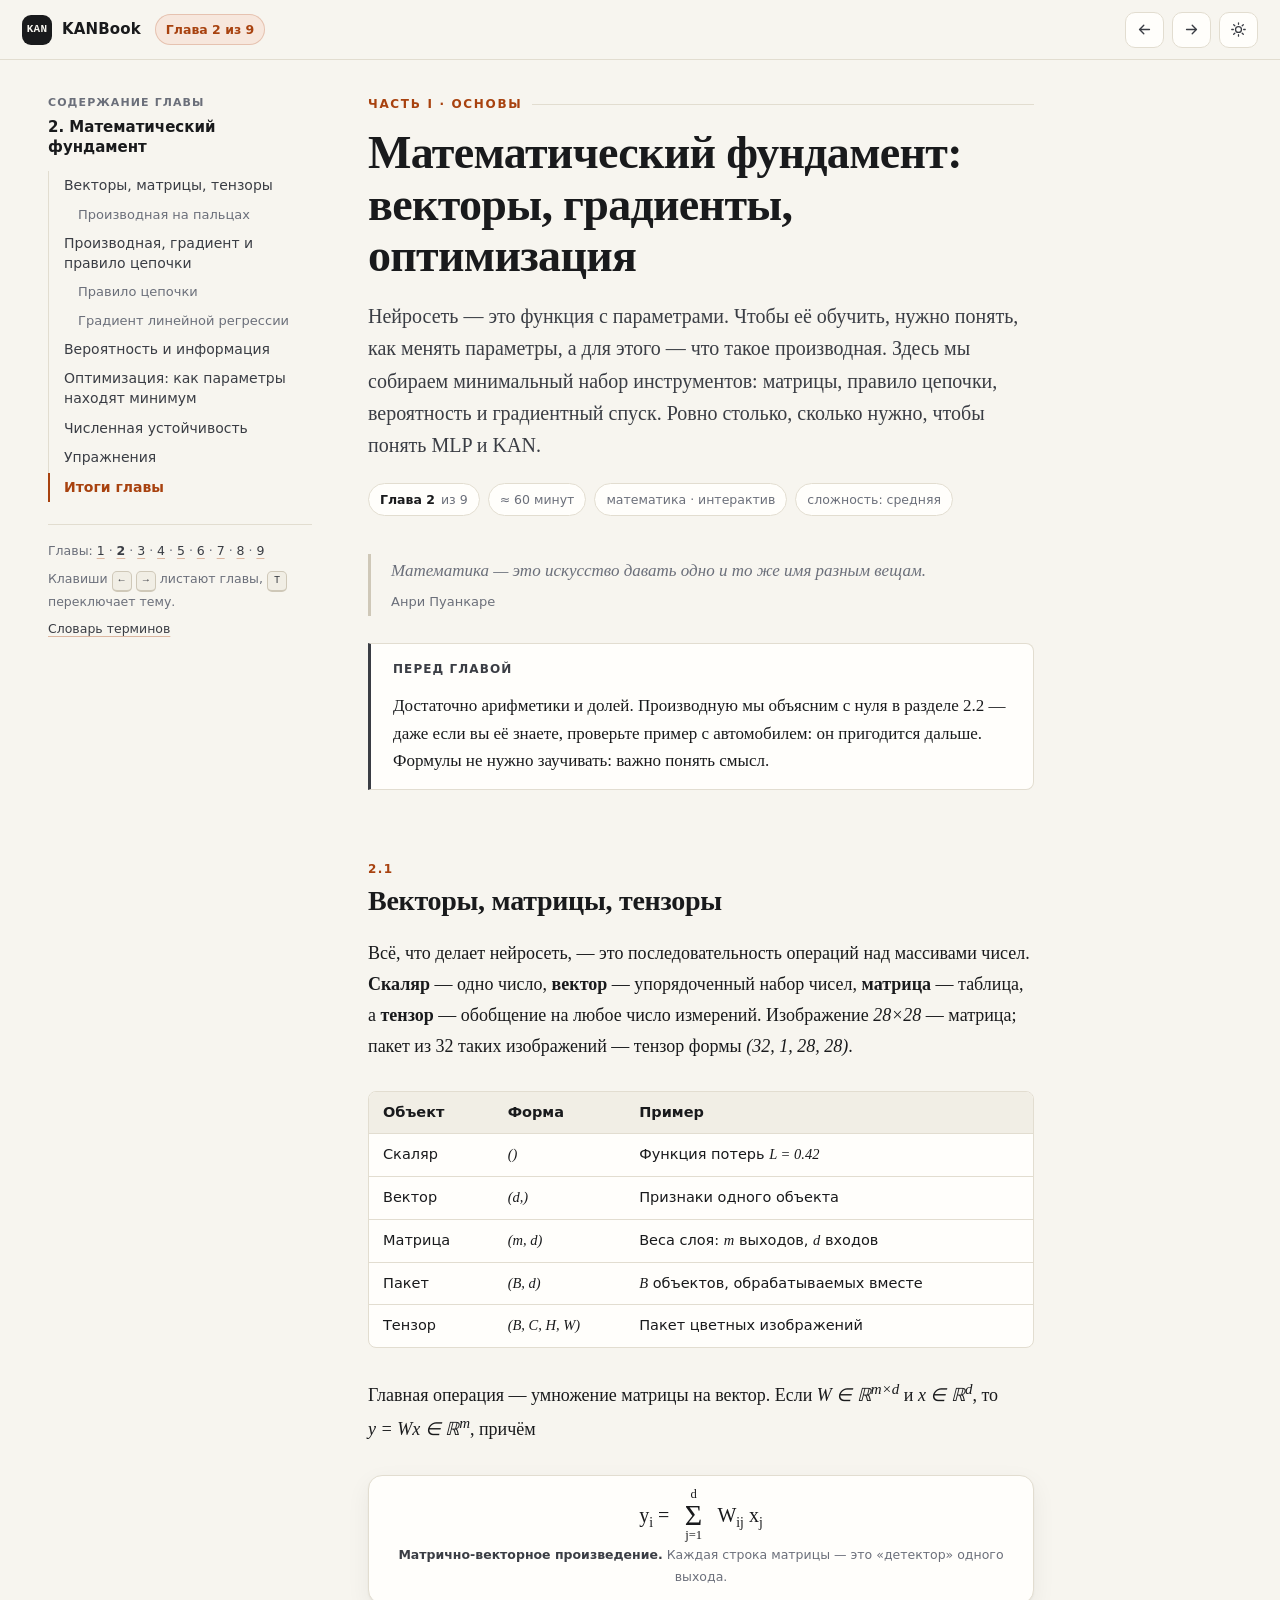
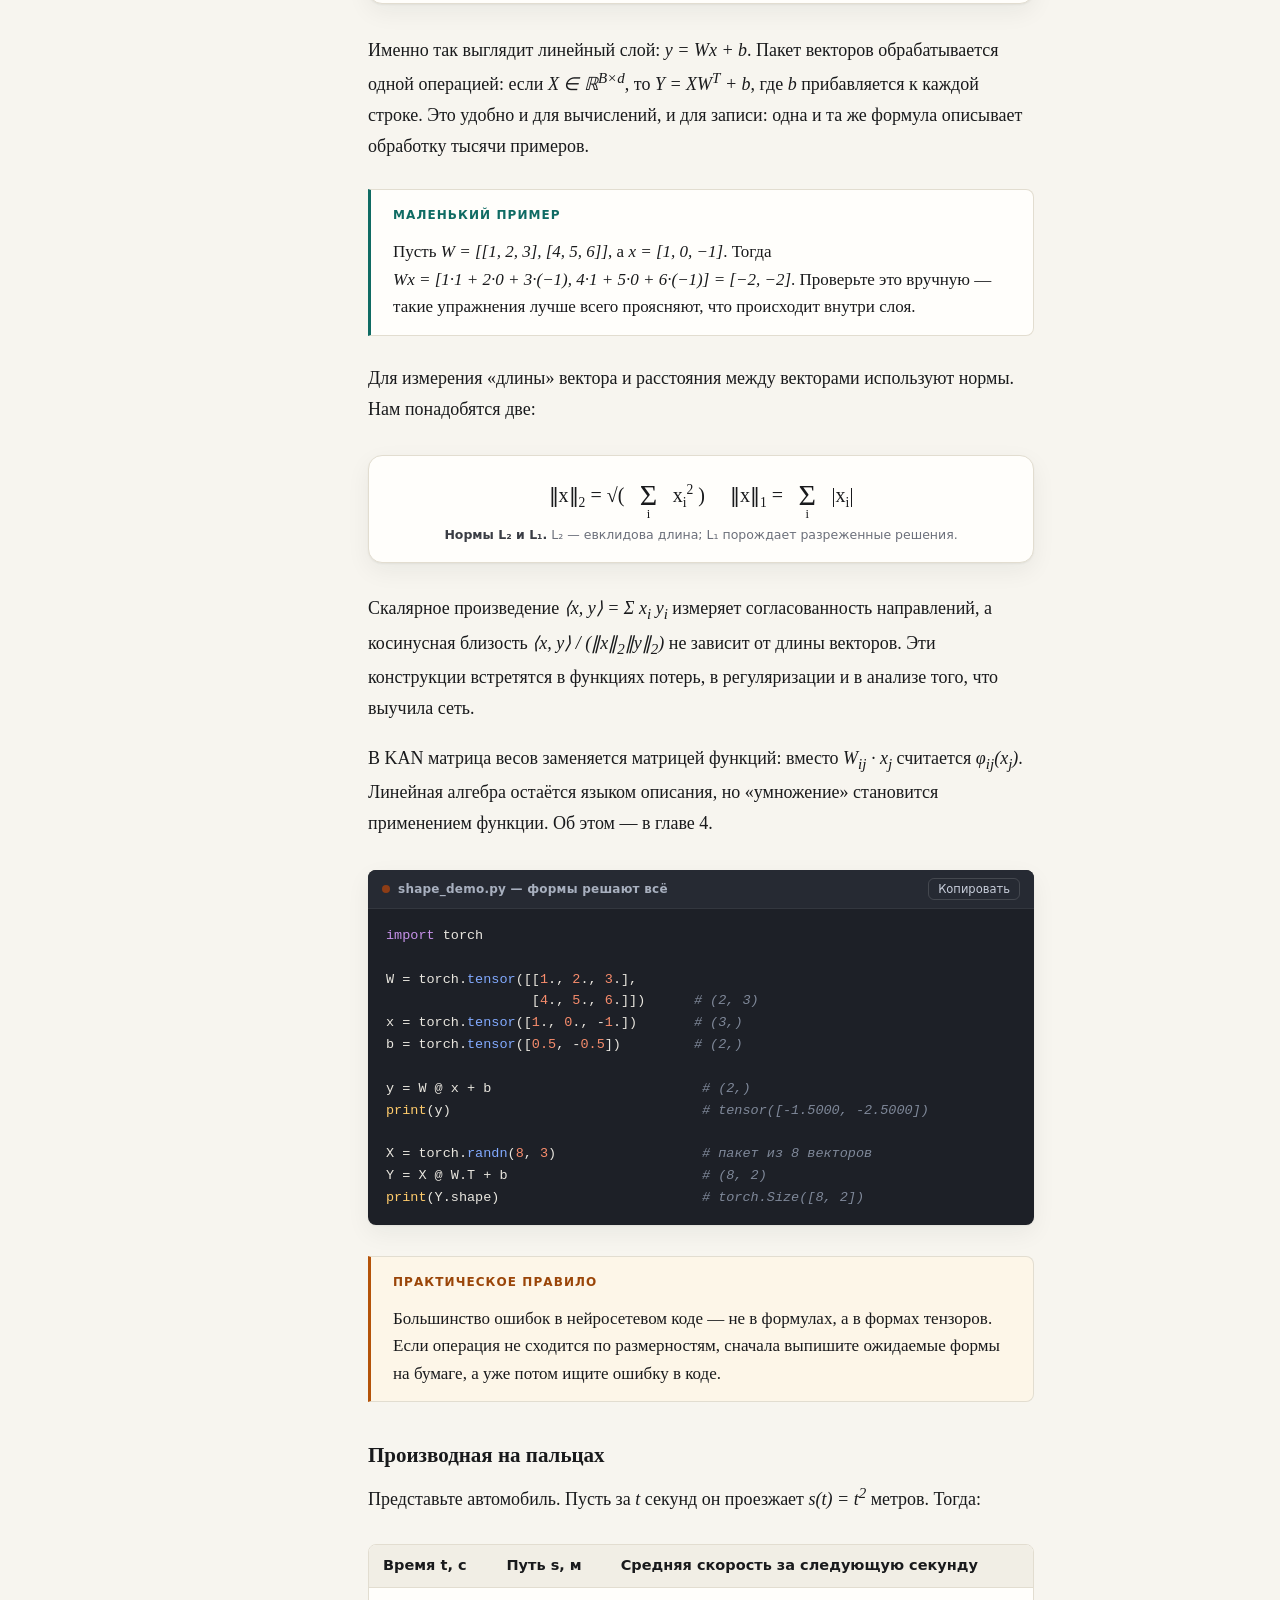
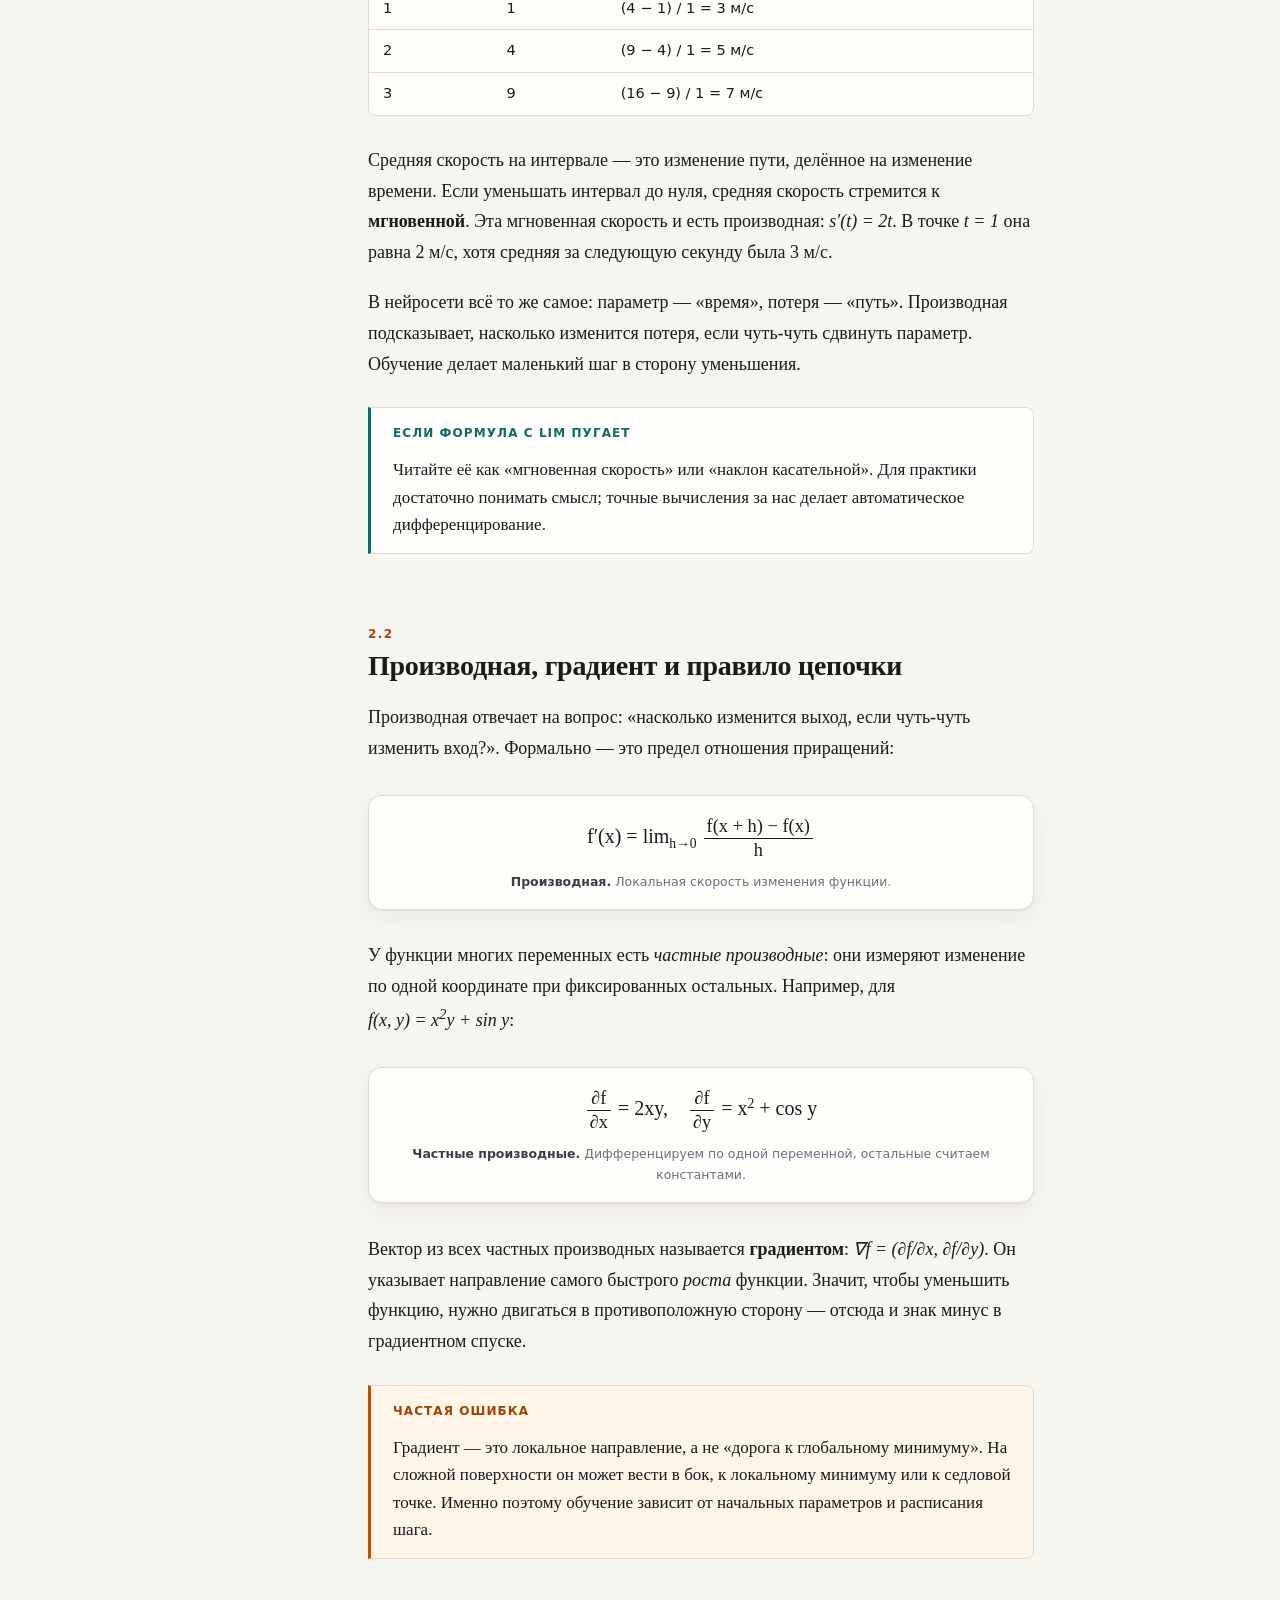
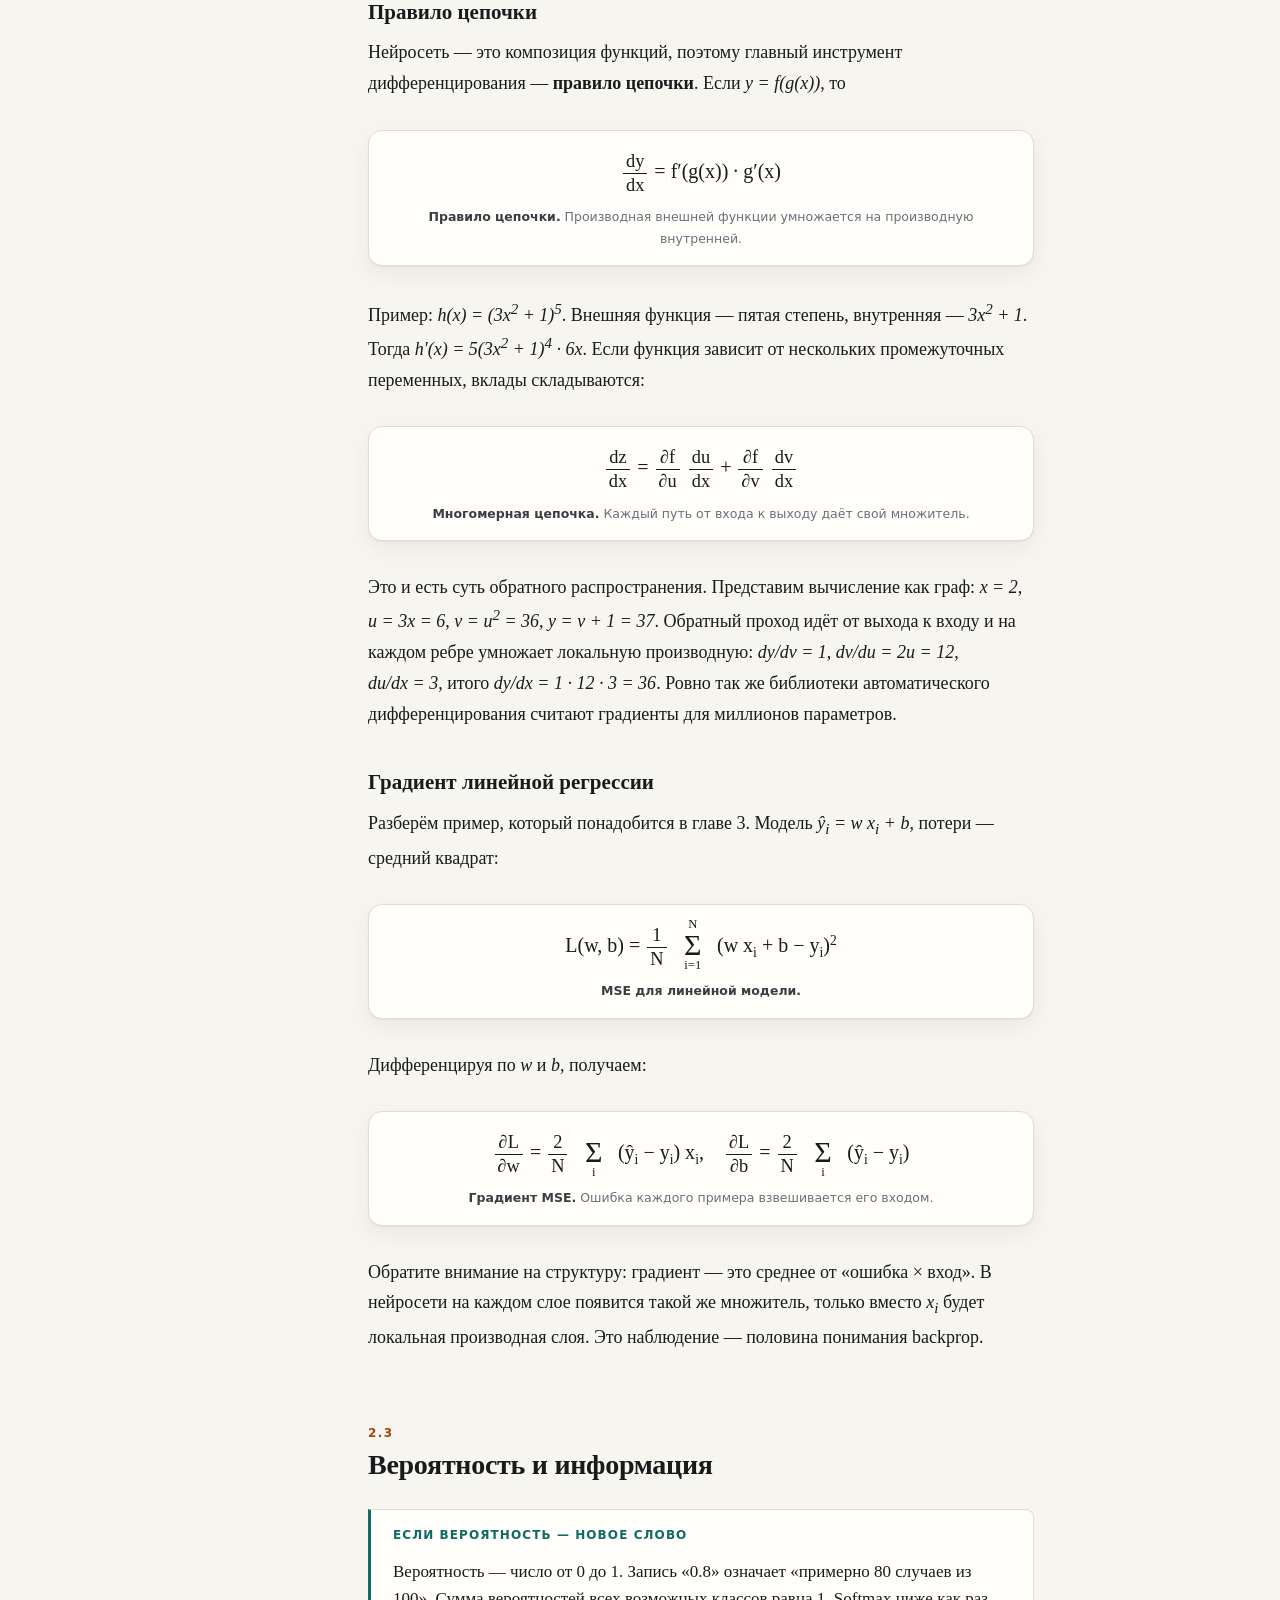
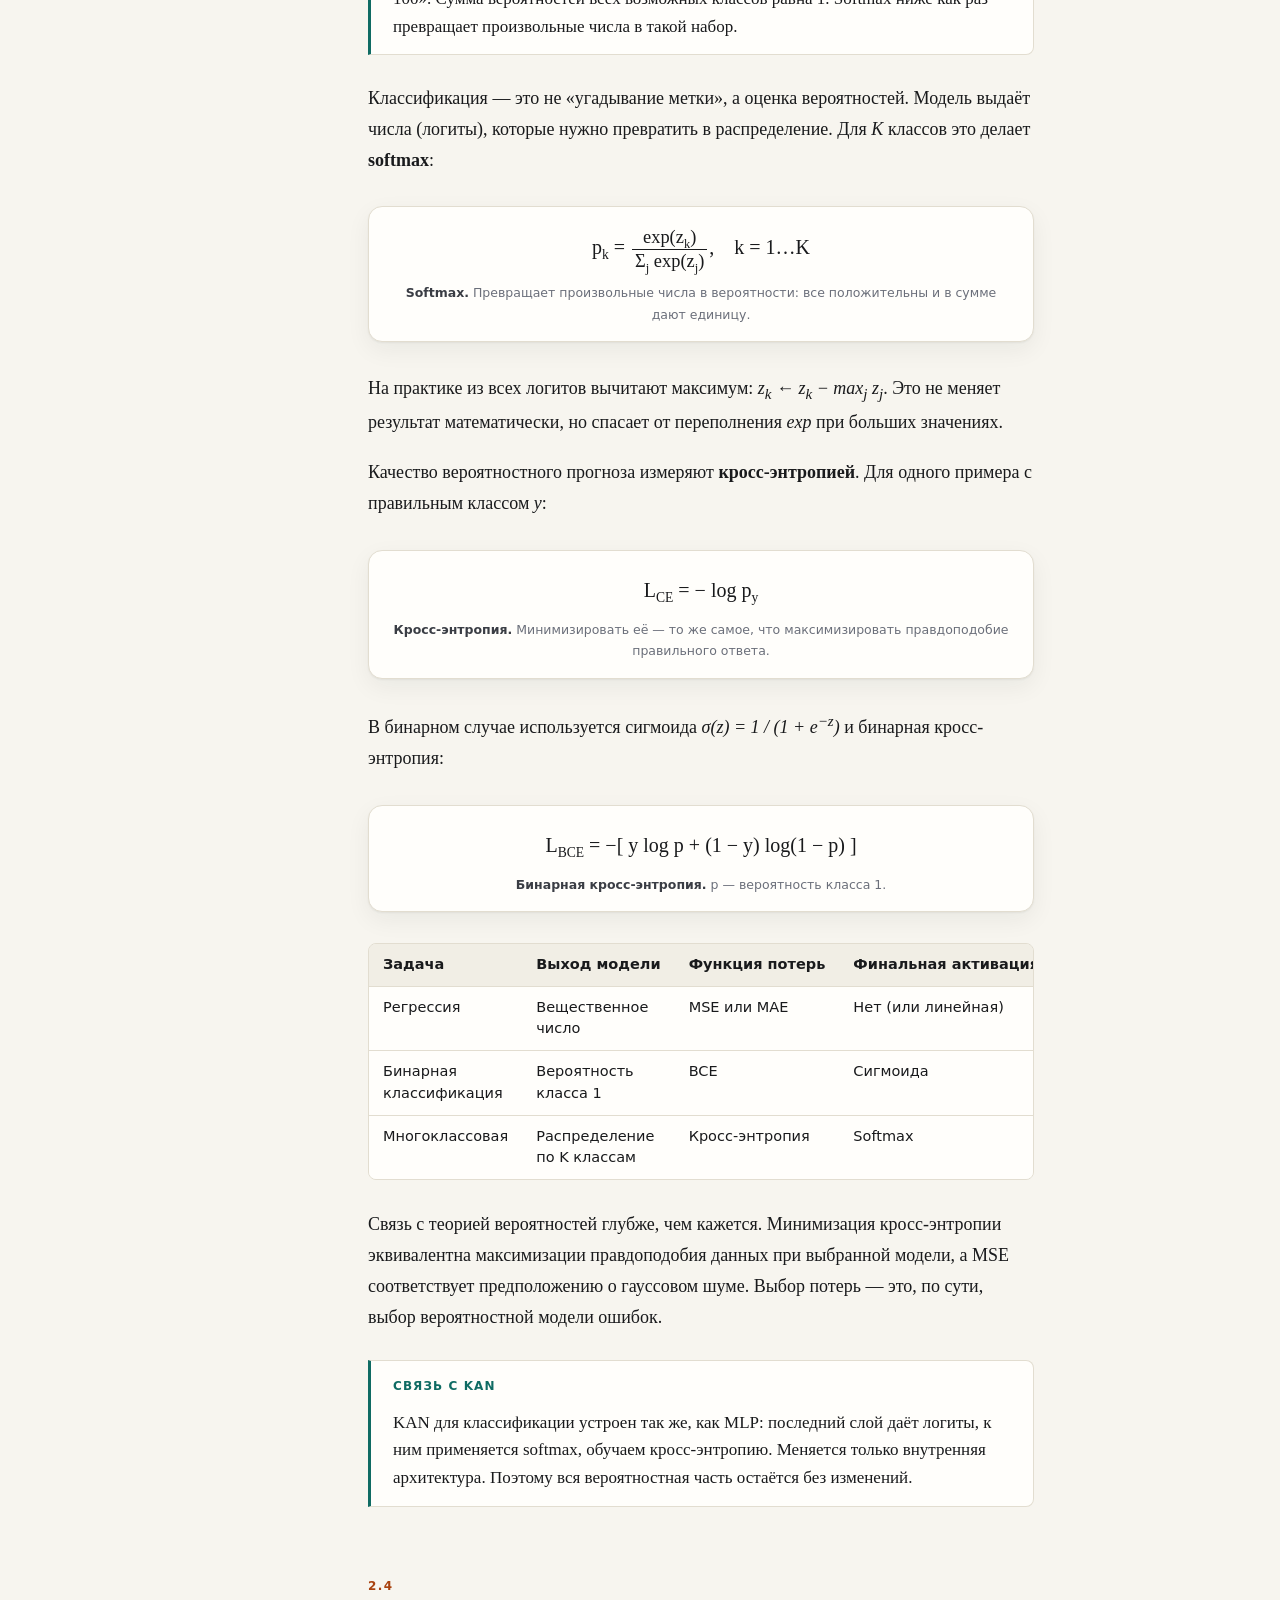
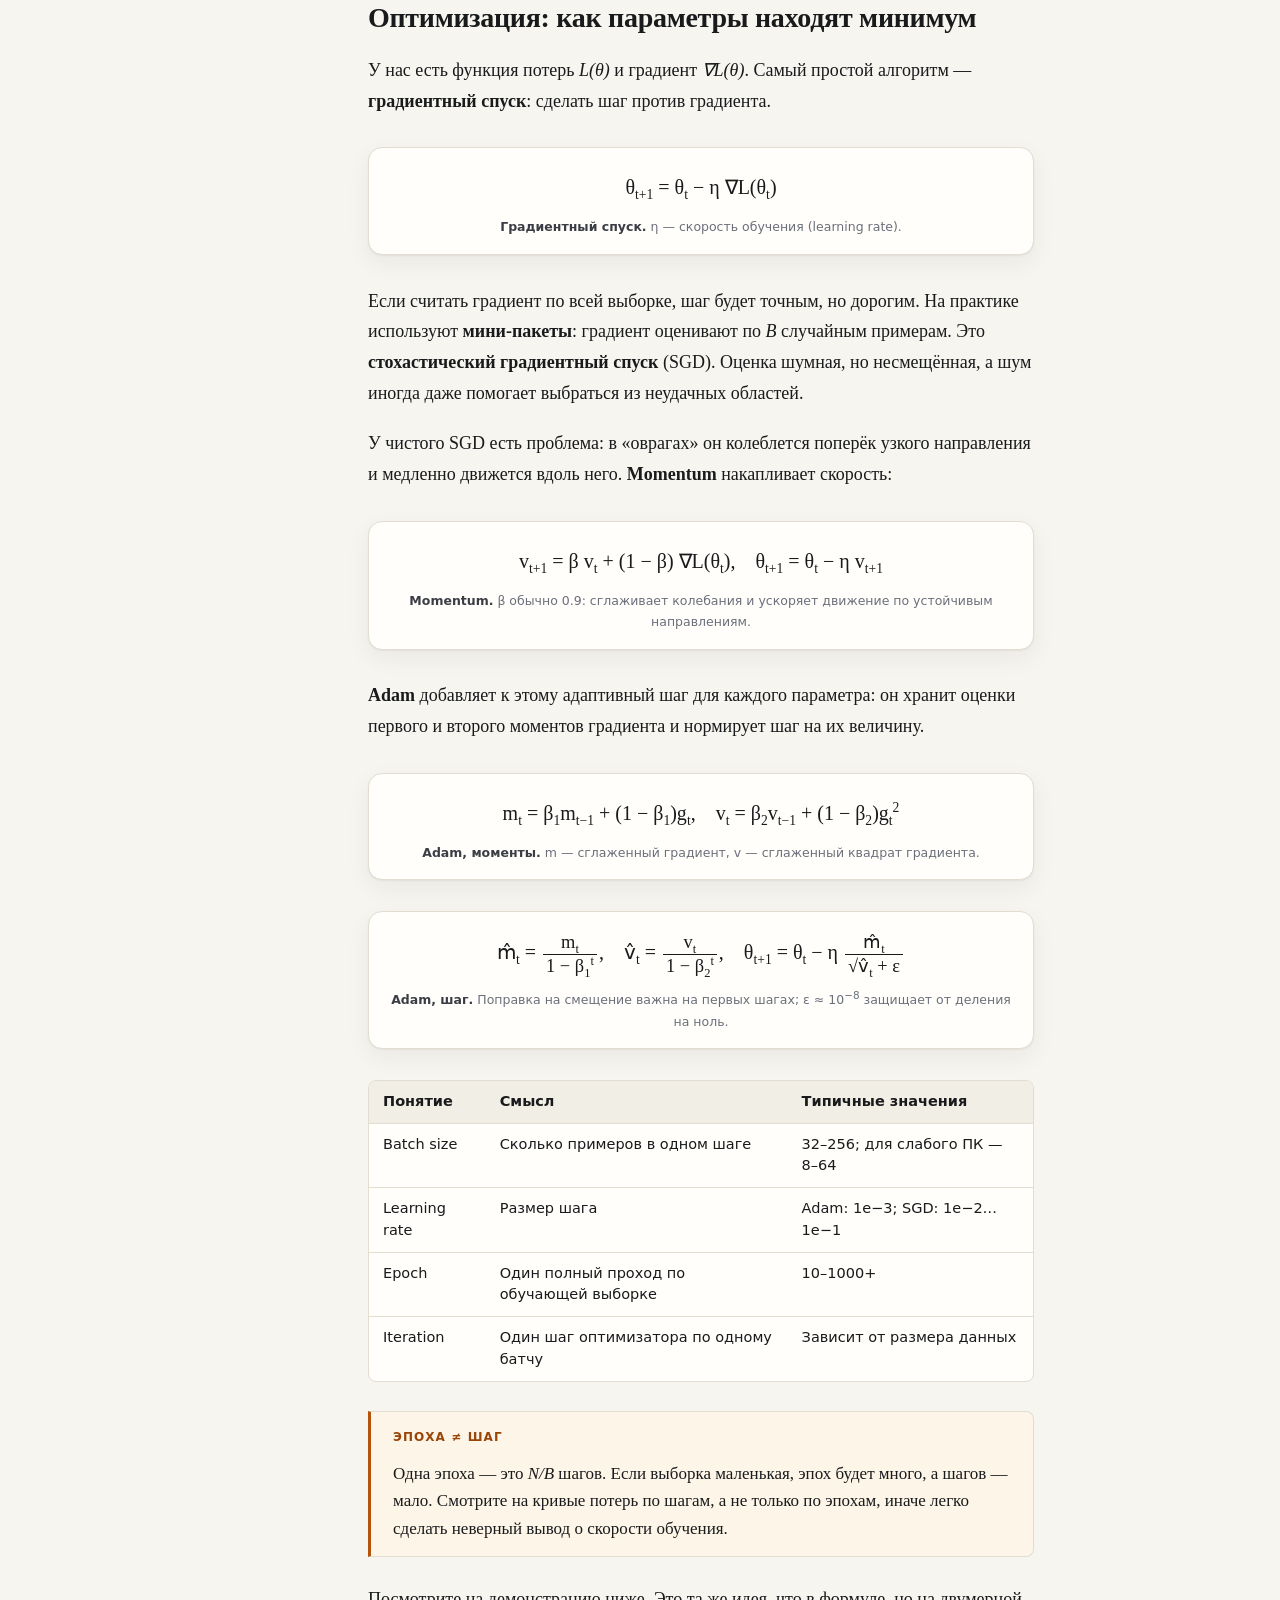
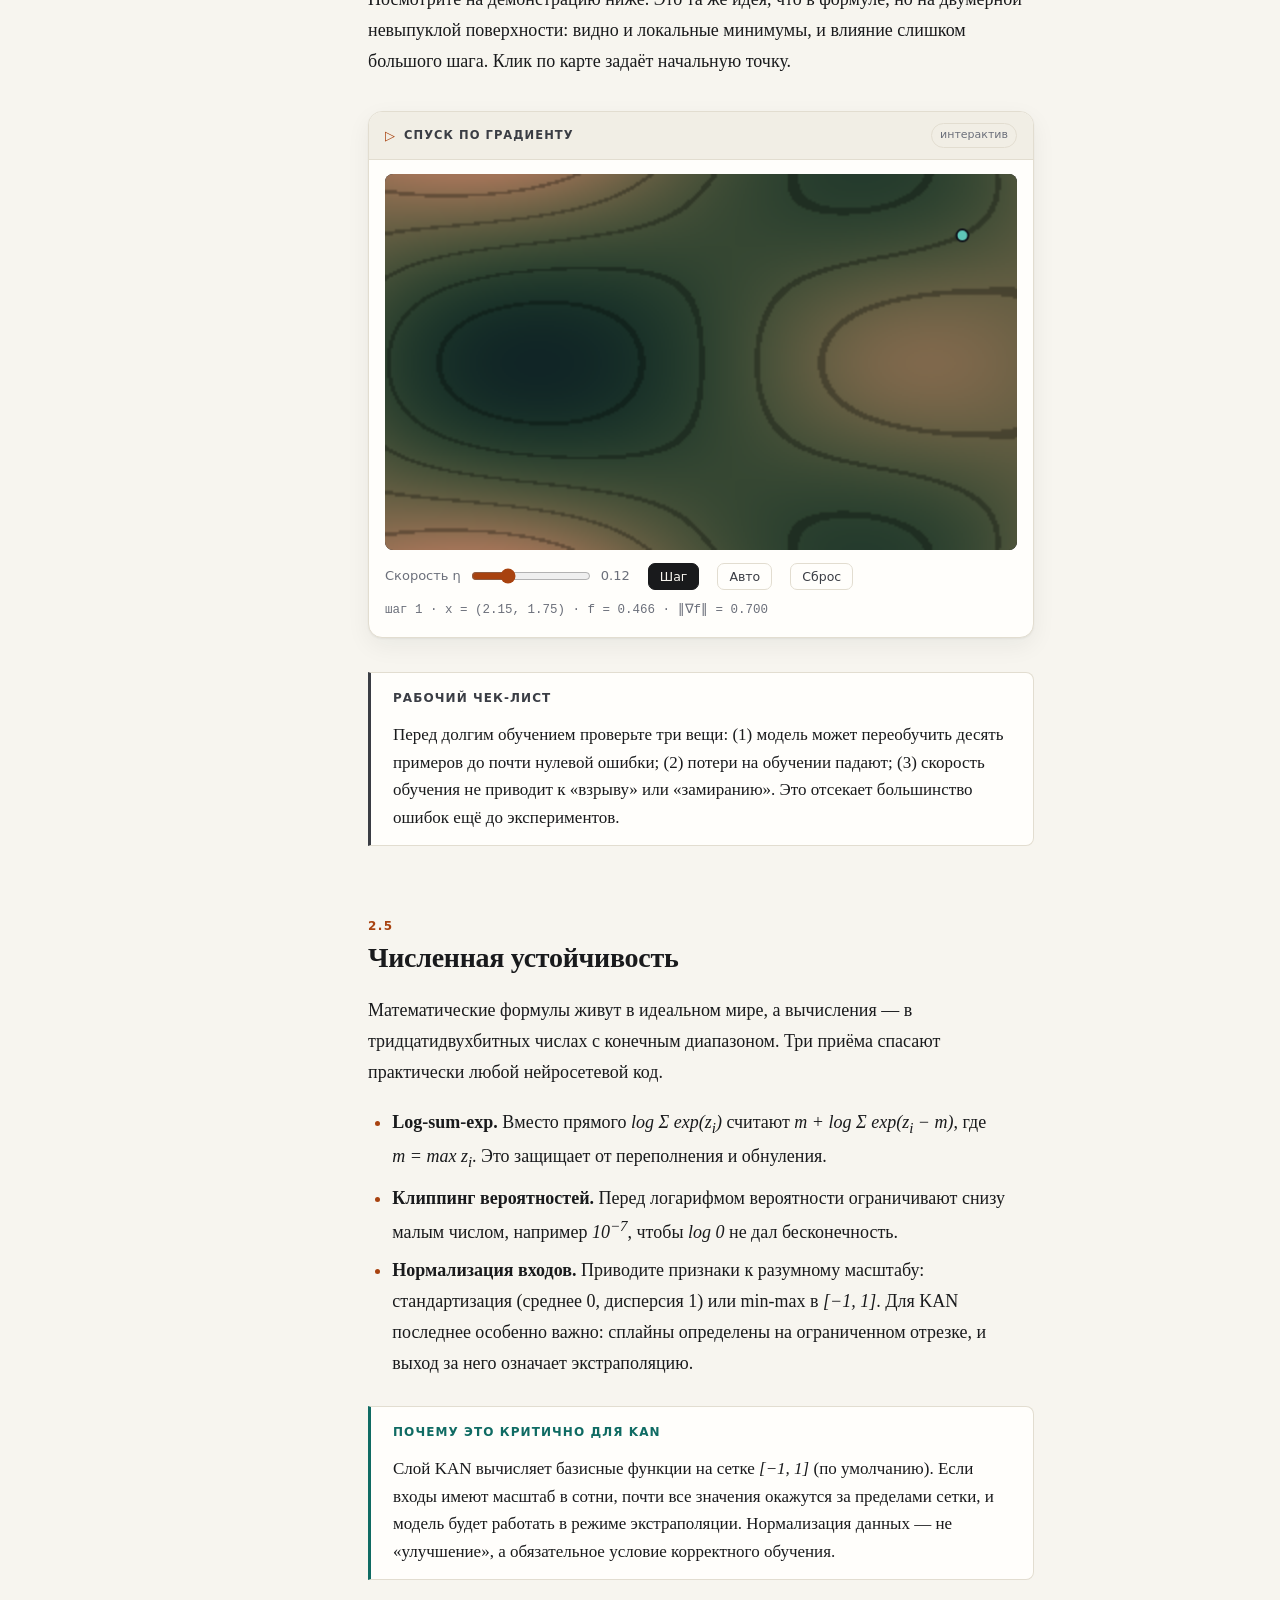
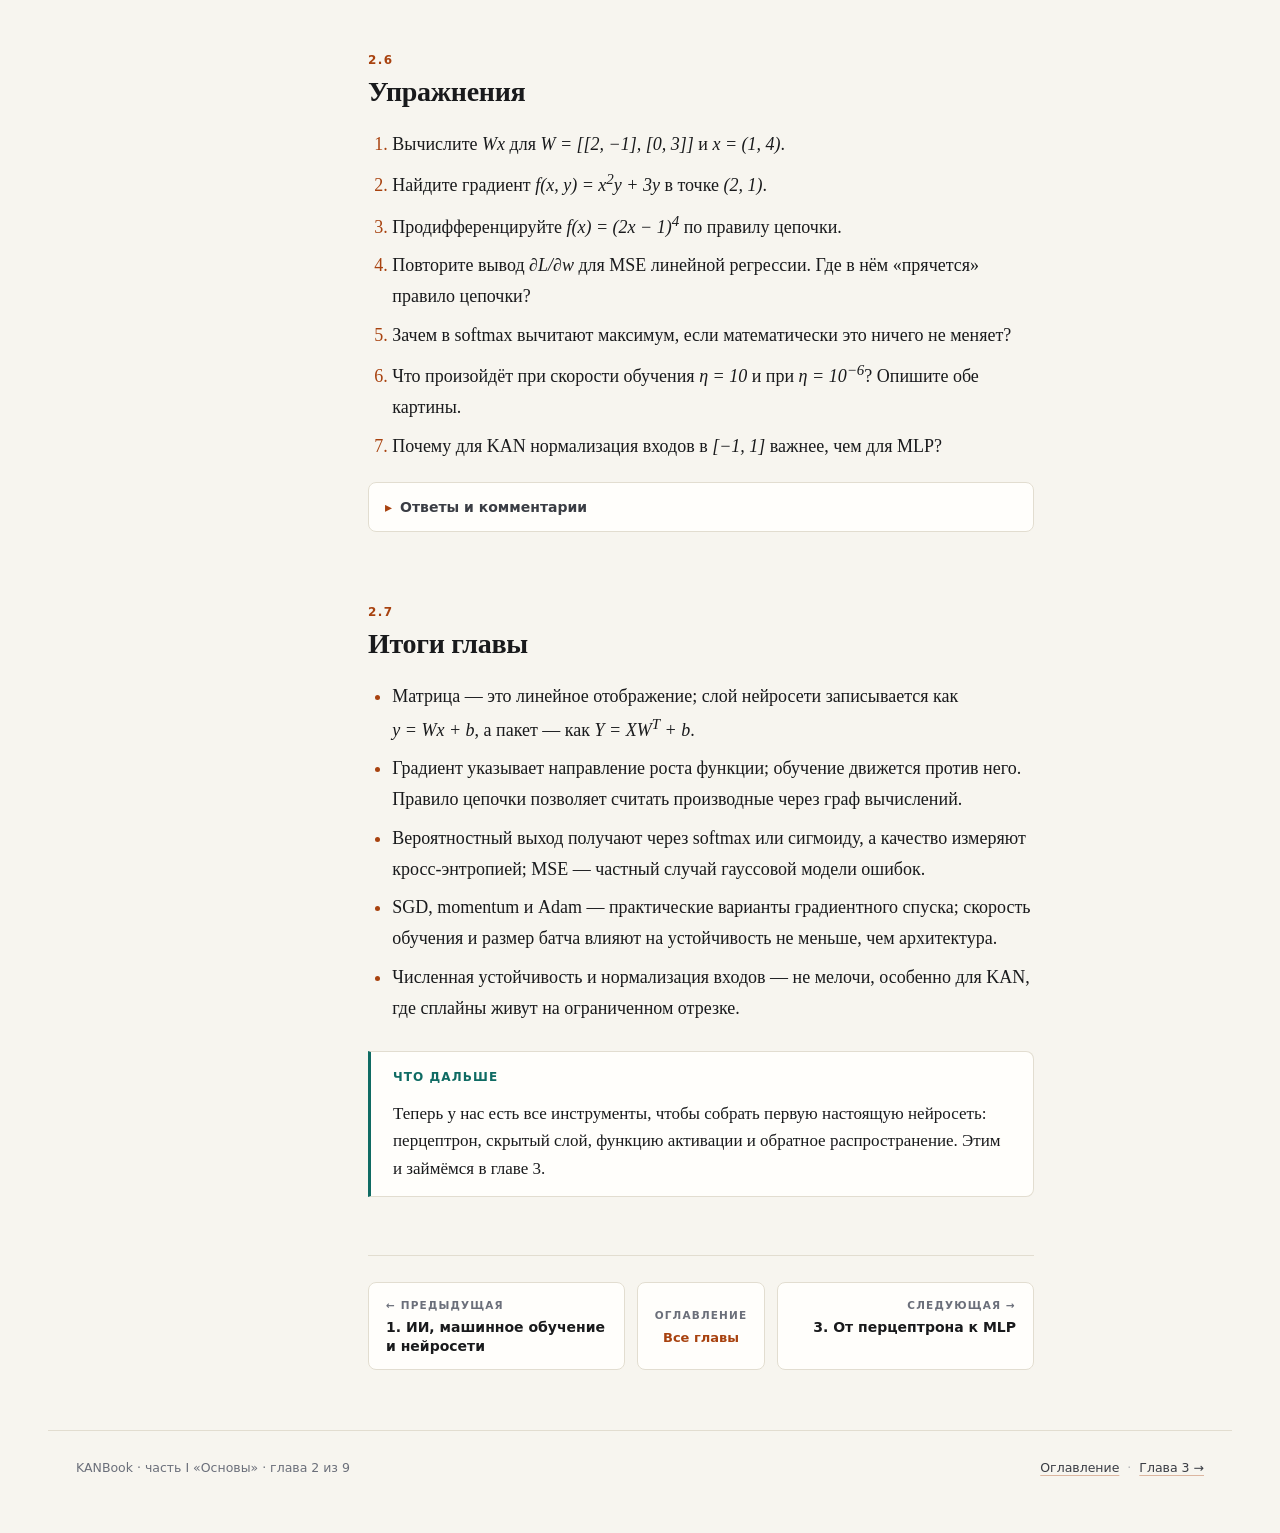
<file: chapter-2.html>
<!DOCTYPE html>
<html lang="ru" data-theme="light">
<head>
<meta charset="utf-8">
<meta name="viewport" content="width=device-width, initial-scale=1">
<title>Глава 2. Математический фундамент — KANBook</title>
<meta name="description" content="Матрицы и тензоры, производные и градиент, вероятность и кросс-энтропия, градиентный спуск, SGD и Adam — математический минимум для нейросетей и KAN.">
<meta name="theme-color" content="#f7f5ef">
<link rel="icon" href="data:image/svg+xml,%3Csvg%20xmlns='http://www.w3.org/2000/svg'%20viewBox='0%200%2032%2032'%3E%3Crect%20width='32'%20height='32'%20rx='8'%20fill='%23191a1c'/%3E%3Ctext%20x='16'%20y='21'%20font-family='monospace'%20font-size='9'%20font-weight='700'%20fill='%23f7f5ef'%20text-anchor='middle'%3EKAN%3C/text%3E%3C/svg%3E">
<script>
(function () {
  try {
    var saved = localStorage.getItem("kanbook-theme");
    if (!saved) {
      saved = window.matchMedia && window.matchMedia("(prefers-color-scheme: dark)").matches ? "dark" : "light";
    }
    document.documentElement.setAttribute("data-theme", saved);
  } catch (e) {}
})();
</script>
<link rel="stylesheet" href="assets/style.css">
</head>
<body>
<a class="skip-link" href="#main">Перейти к содержанию</a>

<header class="topbar">
  <button class="icon-btn menu-toggle" id="menu-toggle" type="button" aria-label="Открыть оглавление" aria-expanded="false" aria-controls="sidebar">
    <svg viewBox="0 0 24 24" fill="none" stroke="currentColor" stroke-width="1.9" stroke-linecap="round" aria-hidden="true"><path d="M4 7h16M4 12h16M4 17h16"/></svg>
  </button>
  <a class="brand" href="index.html">
    <span class="brand-mark">KAN</span>
    <span>KANBook</span>
  </a>
  <span class="chapter-chip">Глава 2 из 9</span>
  <span class="topbar-spacer"></span>
  <div class="topbar-actions">
    <a class="icon-btn" href="chapter-1.html" title="Предыдущая глава (←)" aria-label="Предыдущая глава">
      <svg viewBox="0 0 24 24" fill="none" stroke="currentColor" stroke-width="1.9" stroke-linecap="round" stroke-linejoin="round" aria-hidden="true"><path d="M19 12H5M11 6l-6 6 6 6"/></svg>
    </a>
    <a class="icon-btn" href="chapter-3.html" title="Следующая глава (→)" aria-label="Следующая глава">
      <svg viewBox="0 0 24 24" fill="none" stroke="currentColor" stroke-width="1.9" stroke-linecap="round" stroke-linejoin="round" aria-hidden="true"><path d="M5 12h14M13 6l6 6-6 6"/></svg>
    </a>
    <button class="icon-btn" id="theme-toggle" type="button" aria-label="Переключить тему" title="Тема (T)">
      <svg class="icon-sun" viewBox="0 0 24 24" fill="none" stroke="currentColor" stroke-width="1.8" stroke-linecap="round" aria-hidden="true"><circle cx="12" cy="12" r="4.2"/><path d="M12 2.5v2.2M12 19.3v2.2M2.5 12h2.2M19.3 12h2.2M5.2 5.2l1.6 1.6M17.2 17.2l1.6 1.6M18.8 5.2l-1.6 1.6M6.8 17.2l-1.6 1.6"/></svg>
      <svg class="icon-moon" viewBox="0 0 24 24" fill="none" stroke="currentColor" stroke-width="1.8" stroke-linecap="round" stroke-linejoin="round" aria-hidden="true"><path d="M20.5 14.2A8.6 8.6 0 1 1 9.8 3.5a7 7 0 0 0 10.7 10.7z"/></svg>
    </button>
  </div>
</header>

<div class="progress-track" aria-hidden="true"><div class="progress-bar" id="progress-bar"></div></div>

<div class="layout">
  <aside class="sidebar" id="sidebar">
    <p class="sidebar-title">Содержание главы</p>
    <p class="sidebar-chapter">2. Математический фундамент</p>
    <nav id="sidebar-toc" aria-label="Содержание главы"></nav>
    <div class="sidebar-foot">
      <div>
        Главы:
        <a href="chapter-1.html">1</a> ·
        <a href="chapter-2.html"><strong>2</strong></a> ·
        <a href="chapter-3.html">3</a> ·
        <a href="chapter-4.html">4</a> ·
        <a href="chapter-5.html">5</a> ·
        <a href="chapter-6.html">6</a> ·
        <a href="chapter-7.html">7</a> ·
        <a href="chapter-8.html">8</a> ·
        <a href="chapter-9.html">9</a>
      </div>
      <div style="margin-top:8px">Клавиши <kbd>←</kbd> <kbd>→</kbd> листают главы, <kbd>T</kbd> переключает тему.</div>
      <div style="margin-top:8px"><a href="primer.html#s0-4">Словарь терминов</a></div>
    </div>
  </aside>
  <button class="sidebar-scrim" id="sidebar-scrim" type="button" aria-label="Закрыть меню"></button>

  <main class="content" id="main">
    <header class="book-header">
      <p class="eyebrow">Часть I · Основы</p>
      <h1>Математический фундамент: векторы, градиенты, оптимизация</h1>
      <p class="lead">
        Нейросеть — это функция с параметрами. Чтобы её обучить, нужно понять,
        как менять параметры, а для этого — что такое производная. Здесь мы
        собираем минимальный набор инструментов: матрицы, правило цепочки,
        вероятность и градиентный спуск. Ровно столько, сколько нужно, чтобы
        понять MLP и KAN.
      </p>
      <div class="meta-row">
        <span class="meta-chip"><strong>Глава 2</strong> из 9</span>
        <span class="meta-chip">≈ 60 минут</span>
        <span class="meta-chip">математика · интерактив</span>
        <span class="meta-chip">сложность: средняя</span>
      </div>
    </header>

    <article>
      <p class="epigraph">
        Математика — это искусство давать одно и то же имя разным вещам.
        <cite>Анри Пуанкаре</cite>
      </p>

      <div class="callout practice">
        <p class="callout-title">Перед главой</p>
        <p>
          Достаточно арифметики и долей. Производную мы объясним с нуля в разделе
          2.2 — даже если вы её знаете, проверьте пример с автомобилем: он
          пригодится дальше. Формулы не нужно заучивать: важно понять смысл.
        </p>
      </div>

      <h2 id="s2-1" data-num="2.1">Векторы, матрицы, тензоры</h2>

      <p>
        Всё, что делает нейросеть, — это последовательность операций над массивами
        чисел. <strong>Скаляр</strong> — одно число, <strong>вектор</strong> —
        упорядоченный набор чисел, <strong>матрица</strong> — таблица, а
        <strong>тензор</strong> — обобщение на любое число измерений. Изображение
        <span class="math">28×28</span> — матрица; пакет из 32 таких изображений —
        тензор формы <span class="math">(32, 1, 28, 28)</span>.
      </p>

      <div class="table-wrap">
        <table>
          <thead>
            <tr><th>Объект</th><th>Форма</th><th>Пример</th></tr>
          </thead>
          <tbody>
            <tr><td>Скаляр</td><td><span class="math">()</span></td><td>Функция потерь <span class="math">L = 0.42</span></td></tr>
            <tr><td>Вектор</td><td><span class="math">(d,)</span></td><td>Признаки одного объекта</td></tr>
            <tr><td>Матрица</td><td><span class="math">(m, d)</span></td><td>Веса слоя: <span class="math">m</span> выходов, <span class="math">d</span> входов</td></tr>
            <tr><td>Пакет</td><td><span class="math">(B, d)</span></td><td><span class="math">B</span> объектов, обрабатываемых вместе</td></tr>
            <tr><td>Тензор</td><td><span class="math">(B, C, H, W)</span></td><td>Пакет цветных изображений</td></tr>
          </tbody>
        </table>
      </div>

      <p>
        Главная операция — умножение матрицы на вектор. Если
        <span class="math">W ∈ ℝ<sup>m×d</sup></span> и
        <span class="math">x ∈ ℝ<sup>d</sup></span>, то
        <span class="math">y = Wx ∈ ℝ<sup>m</sup></span>, причём
      </p>

      <div class="formula">
        <div class="formula-body">
          y<sub>i</sub> = <span class="big-op">Σ<sub>j=1</sub><sup>d</sup></span>
          W<sub>ij</sub> x<sub>j</sub>
        </div>
        <div class="formula-caption"><strong>Матрично-векторное произведение.</strong> Каждая строка матрицы — это «детектор» одного выхода.</div>
      </div>

      <p>
        Именно так выглядит линейный слой: <span class="math">y = Wx + b</span>.
        Пакет векторов обрабатывается одной операцией: если
        <span class="math">X ∈ ℝ<sup>B×d</sup></span>, то
        <span class="math">Y = XW<sup>T</sup> + b</span>, где
        <span class="math">b</span> прибавляется к каждой строке. Это удобно и
        для вычислений, и для записи: одна и та же формула описывает обработку
        тысячи примеров.
      </p>

      <div class="callout note">
        <p class="callout-title">Маленький пример</p>
        <p>
          Пусть <span class="math">W = [[1, 2, 3], [4, 5, 6]]</span>, а
          <span class="math">x = [1, 0, −1]</span>. Тогда
          <span class="math">Wx = [1·1 + 2·0 + 3·(−1), 4·1 + 5·0 + 6·(−1)] = [−2, −2]</span>.
          Проверьте это вручную — такие упражнения лучше всего проясняют, что
          происходит внутри слоя.
        </p>
      </div>

      <p>
        Для измерения «длины» вектора и расстояния между векторами используют
        нормы. Нам понадобятся две:
      </p>

      <div class="formula">
        <div class="formula-body">
          ‖x‖<sub>2</sub> = √( <span class="big-op">Σ<sub>i</sub></span> x<sub>i</sub><sup>2</sup> )
          &nbsp;&nbsp;&nbsp;
          ‖x‖<sub>1</sub> = <span class="big-op">Σ<sub>i</sub></span> |x<sub>i</sub>|
        </div>
        <div class="formula-caption"><strong>Нормы L₂ и L₁.</strong> L₂ — евклидова длина; L₁ порождает разреженные решения.</div>
      </div>

      <p>
        Скалярное произведение <span class="math">⟨x, y⟩ = Σ x<sub>i</sub> y<sub>i</sub></span>
        измеряет согласованность направлений, а косинусная близость
        <span class="math">⟨x, y⟩ / (‖x‖<sub>2</sub>‖y‖<sub>2</sub>)</span> не зависит
        от длины векторов. Эти конструкции встретятся в функциях потерь, в
        регуляризации и в анализе того, что выучила сеть.
      </p>

      <p>
        В KAN матрица весов заменяется матрицей функций: вместо
        <span class="math">W<sub>ij</sub> · x<sub>j</sub></span> считается
        <span class="math">φ<sub>ij</sub>(x<sub>j</sub>)</span>. Линейная алгебра
        остаётся языком описания, но «умножение» становится применением функции.
        Об этом — в главе 4.
      </p>

      <div class="code-block">
        <div class="code-head">
          <span class="code-title">shape_demo.py — формы решают всё</span>
          <button class="copy-btn" type="button">Копировать</button>
        </div>
        <pre><code class="language-python">import torch

W = torch.tensor([[1., 2., 3.],
                  [4., 5., 6.]])      # (2, 3)
x = torch.tensor([1., 0., -1.])       # (3,)
b = torch.tensor([0.5, -0.5])         # (2,)

y = W @ x + b                          # (2,)
print(y)                               # tensor([-1.5000, -2.5000])

X = torch.randn(8, 3)                  # пакет из 8 векторов
Y = X @ W.T + b                        # (8, 2)
print(Y.shape)                         # torch.Size([8, 2])</code></pre>
      </div>

      <div class="callout warning">
        <p class="callout-title">Практическое правило</p>
        <p>
          Большинство ошибок в нейросетевом коде — не в формулах, а в формах
          тензоров. Если операция не сходится по размерностям, сначала выпишите
          ожидаемые формы на бумаге, а уже потом ищите ошибку в коде.
        </p>
      </div>

      <h3 id="s2-1-1">Производная на пальцах</h3>

      <p>
        Представьте автомобиль. Пусть за <span class="math">t</span> секунд он
        проезжает <span class="math">s(t) = t<sup>2</sup></span> метров. Тогда:
      </p>

      <div class="table-wrap">
        <table>
          <thead>
            <tr><th>Время t, с</th><th>Путь s, м</th><th>Средняя скорость за следующую секунду</th></tr>
          </thead>
          <tbody>
            <tr><td>1</td><td>1</td><td>(4 − 1) / 1 = 3 м/с</td></tr>
            <tr><td>2</td><td>4</td><td>(9 − 4) / 1 = 5 м/с</td></tr>
            <tr><td>3</td><td>9</td><td>(16 − 9) / 1 = 7 м/с</td></tr>
          </tbody>
        </table>
      </div>

      <p>
        Средняя скорость на интервале — это изменение пути, делённое на
        изменение времени. Если уменьшать интервал до нуля, средняя скорость
        стремится к <strong>мгновенной</strong>. Эта мгновенная скорость и есть
        производная: <span class="math">s′(t) = 2t</span>. В точке
        <span class="math">t = 1</span> она равна 2 м/с, хотя средняя за
        следующую секунду была 3 м/с.
      </p>

      <p>
        В нейросети всё то же самое: параметр — «время», потеря — «путь».
        Производная подсказывает, насколько изменится потеря, если чуть-чуть
        сдвинуть параметр. Обучение делает маленький шаг в сторону уменьшения.
      </p>

      <div class="callout note">
        <p class="callout-title">Если формула с lim пугает</p>
        <p>
          Читайте её как «мгновенная скорость» или «наклон касательной». Для
          практики достаточно понимать смысл; точные вычисления за нас делает
          автоматическое дифференцирование.
        </p>
      </div>

      <h2 id="s2-2" data-num="2.2">Производная, градиент и правило цепочки</h2>

      <p>
        Производная отвечает на вопрос: «насколько изменится выход, если чуть-чуть
        изменить вход?». Формально — это предел отношения приращений:
      </p>

      <div class="formula">
        <div class="formula-body">
          f′(x) = lim<sub>h→0</sub>
          <span class="frac"><span class="num">f(x + h) − f(x)</span><span class="den">h</span></span>
        </div>
        <div class="formula-caption"><strong>Производная.</strong> Локальная скорость изменения функции.</div>
      </div>

      <p>
        У функции многих переменных есть <em>частные производные</em>: они измеряют
        изменение по одной координате при фиксированных остальных. Например, для
        <span class="math">f(x, y) = x<sup>2</sup>y + sin y</span>:
      </p>

      <div class="formula">
        <div class="formula-body">
          <span class="frac"><span class="num">∂f</span><span class="den">∂x</span></span> = 2xy,
          &nbsp;&nbsp;
          <span class="frac"><span class="num">∂f</span><span class="den">∂y</span></span> = x<sup>2</sup> + cos y
        </div>
        <div class="formula-caption"><strong>Частные производные.</strong> Дифференцируем по одной переменной, остальные считаем константами.</div>
      </div>

      <p>
        Вектор из всех частных производных называется <strong>градиентом</strong>:
        <span class="math">∇f = (∂f/∂x, ∂f/∂y)</span>. Он указывает направление
        самого быстрого <em>роста</em> функции. Значит, чтобы уменьшить функцию,
        нужно двигаться в противоположную сторону — отсюда и знак минус в
        градиентном спуске.
      </p>

      <div class="callout warning">
        <p class="callout-title">Частая ошибка</p>
        <p>
          Градиент — это локальное направление, а не «дорога к глобальному
          минимуму». На сложной поверхности он может вести в бок, к локальному
          минимуму или к седловой точке. Именно поэтому обучение зависит от
          начальных параметров и расписания шага.
        </p>
      </div>

      <h3 id="s2-2-1">Правило цепочки</h3>

      <p>
        Нейросеть — это композиция функций, поэтому главный инструмент
        дифференцирования — <strong>правило цепочки</strong>. Если
        <span class="math">y = f(g(x))</span>, то
      </p>

      <div class="formula">
        <div class="formula-body">
          <span class="frac"><span class="num">dy</span><span class="den">dx</span></span>
          = f′(g(x)) · g′(x)
        </div>
        <div class="formula-caption"><strong>Правило цепочки.</strong> Производная внешней функции умножается на производную внутренней.</div>
      </div>

      <p>
        Пример: <span class="math">h(x) = (3x<sup>2</sup> + 1)<sup>5</sup></span>.
        Внешняя функция — пятая степень, внутренняя —
        <span class="math">3x<sup>2</sup> + 1</span>. Тогда
        <span class="math">h′(x) = 5(3x<sup>2</sup> + 1)<sup>4</sup> · 6x</span>.
        Если функция зависит от нескольких промежуточных переменных, вклады
        складываются:
      </p>

      <div class="formula">
        <div class="formula-body">
          <span class="frac"><span class="num">dz</span><span class="den">dx</span></span>
          = <span class="frac"><span class="num">∂f</span><span class="den">∂u</span></span>
          <span class="frac"><span class="num">du</span><span class="den">dx</span></span>
          + <span class="frac"><span class="num">∂f</span><span class="den">∂v</span></span>
          <span class="frac"><span class="num">dv</span><span class="den">dx</span></span>
        </div>
        <div class="formula-caption"><strong>Многомерная цепочка.</strong> Каждый путь от входа к выходу даёт свой множитель.</div>
      </div>

      <p>
        Это и есть суть обратного распространения. Представим вычисление как граф:
        <span class="math">x = 2</span>, <span class="math">u = 3x = 6</span>,
        <span class="math">v = u<sup>2</sup> = 36</span>,
        <span class="math">y = v + 1 = 37</span>. Обратный проход идёт от выхода к
        входу и на каждом ребре умножает локальную производную:
        <span class="math">dy/dv = 1</span>,
        <span class="math">dv/du = 2u = 12</span>,
        <span class="math">du/dx = 3</span>, итого
        <span class="math">dy/dx = 1 · 12 · 3 = 36</span>. Ровно так же библиотеки
        автоматического дифференцирования считают градиенты для миллионов
        параметров.
      </p>

      <h3 id="s2-2-2">Градиент линейной регрессии</h3>

      <p>
        Разберём пример, который понадобится в главе 3. Модель
        <span class="math">ŷ<sub>i</sub> = w x<sub>i</sub> + b</span>, потери —
        средний квадрат:
      </p>

      <div class="formula">
        <div class="formula-body">
          L(w, b) = <span class="frac"><span class="num">1</span><span class="den">N</span></span>
          <span class="big-op">Σ<sub>i=1</sub><sup>N</sup></span>
          (w x<sub>i</sub> + b − y<sub>i</sub>)<sup>2</sup>
        </div>
        <div class="formula-caption"><strong>MSE для линейной модели.</strong></div>
      </div>

      <p>
        Дифференцируя по <span class="math">w</span> и <span class="math">b</span>,
        получаем:
      </p>

      <div class="formula">
        <div class="formula-body">
          <span class="frac"><span class="num">∂L</span><span class="den">∂w</span></span>
          = <span class="frac"><span class="num">2</span><span class="den">N</span></span>
          <span class="big-op">Σ<sub>i</sub></span> (ŷ<sub>i</sub> − y<sub>i</sub>) x<sub>i</sub>,
          &nbsp;&nbsp;
          <span class="frac"><span class="num">∂L</span><span class="den">∂b</span></span>
          = <span class="frac"><span class="num">2</span><span class="den">N</span></span>
          <span class="big-op">Σ<sub>i</sub></span> (ŷ<sub>i</sub> − y<sub>i</sub>)
        </div>
        <div class="formula-caption"><strong>Градиент MSE.</strong> Ошибка каждого примера взвешивается его входом.</div>
      </div>

      <p>
        Обратите внимание на структуру: градиент — это среднее от «ошибка × вход».
        В нейросети на каждом слое появится такой же множитель, только вместо
        <span class="math">x<sub>i</sub></span> будет локальная производная слоя.
        Это наблюдение — половина понимания backprop.
      </p>

      <h2 id="s2-3" data-num="2.3">Вероятность и информация</h2>

      <div class="callout note">
        <p class="callout-title">Если вероятность — новое слово</p>
        <p>
          Вероятность — число от 0 до 1. Запись «0.8» означает «примерно 80
          случаев из 100». Сумма вероятностей всех возможных классов равна 1.
          Softmax ниже как раз превращает произвольные числа в такой набор.
        </p>
      </div>

      <p>
        Классификация — это не «угадывание метки», а оценка вероятностей. Модель
        выдаёт числа (логиты), которые нужно превратить в распределение. Для
        <span class="math">K</span> классов это делает <strong>softmax</strong>:
      </p>

      <div class="formula">
        <div class="formula-body">
          p<sub>k</sub> =
          <span class="frac"><span class="num">exp(z<sub>k</sub>)</span><span class="den">Σ<sub>j</sub> exp(z<sub>j</sub>)</span></span>,
          &nbsp;&nbsp; k = 1…K
        </div>
        <div class="formula-caption"><strong>Softmax.</strong> Превращает произвольные числа в вероятности: все положительны и в сумме дают единицу.</div>
      </div>

      <p>
        На практике из всех логитов вычитают максимум:
        <span class="math">z<sub>k</sub> ← z<sub>k</sub> − max<sub>j</sub> z<sub>j</sub></span>.
        Это не меняет результат математически, но спасает от переполнения
        <span class="math">exp</span> при больших значениях.
      </p>

      <p>
        Качество вероятностного прогноза измеряют <strong>кросс-энтропией</strong>.
        Для одного примера с правильным классом <span class="math">y</span>:
      </p>

      <div class="formula">
        <div class="formula-body">
          L<sub>CE</sub> = − log p<sub>y</sub>
        </div>
        <div class="formula-caption"><strong>Кросс-энтропия.</strong> Минимизировать её — то же самое, что максимизировать правдоподобие правильного ответа.</div>
      </div>

      <p>
        В бинарном случае используется сигмоида
        <span class="math">σ(z) = 1 / (1 + e<sup>−z</sup>)</span> и
        бинарная кросс-энтропия:
      </p>

      <div class="formula">
        <div class="formula-body">
          L<sub>BCE</sub> = −[ y log p + (1 − y) log(1 − p) ]
        </div>
        <div class="formula-caption"><strong>Бинарная кросс-энтропия.</strong> p — вероятность класса 1.</div>
      </div>

      <div class="table-wrap">
        <table>
          <thead>
            <tr><th>Задача</th><th>Выход модели</th><th>Функция потерь</th><th>Финальная активация</th></tr>
          </thead>
          <tbody>
            <tr><td>Регрессия</td><td>Вещественное число</td><td>MSE или MAE</td><td>Нет (или линейная)</td></tr>
            <tr><td>Бинарная классификация</td><td>Вероятность класса 1</td><td>BCE</td><td>Сигмоида</td></tr>
            <tr><td>Многоклассовая</td><td>Распределение по K классам</td><td>Кросс-энтропия</td><td>Softmax</td></tr>
          </tbody>
        </table>
      </div>

      <p>
        Связь с теорией вероятностей глубже, чем кажется. Минимизация
        кросс-энтропии эквивалентна максимизации правдоподобия данных при
        выбранной модели, а MSE соответствует предположению о гауссовом шуме.
        Выбор потерь — это, по сути, выбор вероятностной модели ошибок.
      </p>

      <div class="callout note">
        <p class="callout-title">Связь с KAN</p>
        <p>
          KAN для классификации устроен так же, как MLP: последний слой даёт
          логиты, к ним применяется softmax, обучаем кросс-энтропию. Меняется
          только внутренняя архитектура. Поэтому вся вероятностная часть остаётся
          без изменений.
        </p>
      </div>

      <h2 id="s2-4" data-num="2.4">Оптимизация: как параметры находят минимум</h2>

      <p>
        У нас есть функция потерь <span class="math">L(θ)</span> и градиент
        <span class="math">∇L(θ)</span>. Самый простой алгоритм — <strong>градиентный
        спуск</strong>: сделать шаг против градиента.
      </p>

      <div class="formula">
        <div class="formula-body">
          θ<sub>t+1</sub> = θ<sub>t</sub> − η ∇L(θ<sub>t</sub>)
        </div>
        <div class="formula-caption"><strong>Градиентный спуск.</strong> η — скорость обучения (learning rate).</div>
      </div>

      <p>
        Если считать градиент по всей выборке, шаг будет точным, но дорогим. На
        практике используют <strong>мини-пакеты</strong>: градиент оценивают по
        <span class="math">B</span> случайным примерам. Это
        <strong>стохастический градиентный спуск</strong> (SGD). Оценка шумная, но
        несмещённая, а шум иногда даже помогает выбраться из неудачных областей.
      </p>

      <p>
        У чистого SGD есть проблема: в «оврагах» он колеблется поперёк узкого
        направления и медленно движется вдоль него. <strong>Momentum</strong>
        накапливает скорость:
      </p>

      <div class="formula">
        <div class="formula-body">
          v<sub>t+1</sub> = β v<sub>t</sub> + (1 − β) ∇L(θ<sub>t</sub>),
          &nbsp;&nbsp;
          θ<sub>t+1</sub> = θ<sub>t</sub> − η v<sub>t+1</sub>
        </div>
        <div class="formula-caption"><strong>Momentum.</strong> β обычно 0.9: сглаживает колебания и ускоряет движение по устойчивым направлениям.</div>
      </div>

      <p>
        <strong>Adam</strong> добавляет к этому адаптивный шаг для каждого параметра:
        он хранит оценки первого и второго моментов градиента и нормирует шаг на
        их величину.
      </p>

      <div class="formula">
        <div class="formula-body">
          m<sub>t</sub> = β<sub>1</sub>m<sub>t−1</sub> + (1 − β<sub>1</sub>)g<sub>t</sub>,
          &nbsp;&nbsp;
          v<sub>t</sub> = β<sub>2</sub>v<sub>t−1</sub> + (1 − β<sub>2</sub>)g<sub>t</sub><sup>2</sup>
        </div>
        <div class="formula-caption"><strong>Adam, моменты.</strong> m — сглаженный градиент, v — сглаженный квадрат градиента.</div>
      </div>

      <div class="formula">
        <div class="formula-body">
          m̂<sub>t</sub> = <span class="frac"><span class="num">m<sub>t</sub></span><span class="den">1 − β<sub>1</sub><sup>t</sup></span></span>,
          &nbsp;&nbsp;
          v̂<sub>t</sub> = <span class="frac"><span class="num">v<sub>t</sub></span><span class="den">1 − β<sub>2</sub><sup>t</sup></span></span>,
          &nbsp;&nbsp;
          θ<sub>t+1</sub> = θ<sub>t</sub> − η
          <span class="frac"><span class="num">m̂<sub>t</sub></span><span class="den">√v̂<sub>t</sub> + ε</span></span>
        </div>
        <div class="formula-caption"><strong>Adam, шаг.</strong> Поправка на смещение важна на первых шагах; ε ≈ 10<sup>−8</sup> защищает от деления на ноль.</div>
      </div>

      <div class="table-wrap">
        <table>
          <thead>
            <tr><th>Понятие</th><th>Смысл</th><th>Типичные значения</th></tr>
          </thead>
          <tbody>
            <tr><td>Batch size</td><td>Сколько примеров в одном шаге</td><td>32–256; для слабого ПК — 8–64</td></tr>
            <tr><td>Learning rate</td><td>Размер шага</td><td>Adam: 1e−3; SGD: 1e−2…1e−1</td></tr>
            <tr><td>Epoch</td><td>Один полный проход по обучающей выборке</td><td>10–1000+</td></tr>
            <tr><td>Iteration</td><td>Один шаг оптимизатора по одному батчу</td><td>Зависит от размера данных</td></tr>
          </tbody>
        </table>
      </div>

      <div class="callout warning">
        <p class="callout-title">Эпоха ≠ шаг</p>
        <p>
          Одна эпоха — это <span class="math">N/B</span> шагов. Если выборка
          маленькая, эпох будет много, а шагов — мало. Смотрите на кривые потерь
          по шагам, а не только по эпохам, иначе легко сделать неверный вывод о
          скорости обучения.
        </p>
      </div>

      <p>
        Посмотрите на демонстрацию ниже. Это та же идея, что в формуле, но на
        двумерной невыпуклой поверхности: видно и локальные минимумы, и влияние
        слишком большого шага. Клик по карте задаёт начальную точку.
      </p>

      <div class="demo" data-demo="gd">
        <div class="demo-head">
          <span class="demo-title">Спуск по градиенту</span>
          <span class="demo-tag">интерактив</span>
        </div>
        <div class="demo-body">
          <canvas class="demo-canvas" width="640" height="380" aria-label="Карта функции потерь и траектория градиентного спуска"></canvas>
          <div class="demo-controls">
            <label class="control">
              Скорость η
              <input type="range" min="0.01" max="0.4" step="0.01" value="0.12">
              <span data-lr-value>0.12</span>
            </label>
            <button class="btn-sm primary" type="button" data-action="step">Шаг</button>
            <button class="btn-sm" type="button" data-action="run">Авто</button>
            <button class="btn-sm" type="button" data-action="reset">Сброс</button>
          </div>
          <div class="demo-output">Кликните по карте, чтобы выбрать начальную точку.</div>
        </div>
      </div>

      <div class="callout practice">
        <p class="callout-title">Рабочий чек-лист</p>
        <p>
          Перед долгим обучением проверьте три вещи: (1) модель может переобучить
          десять примеров до почти нулевой ошибки; (2) потери на обучении падают;
          (3) скорость обучения не приводит к «взрыву» или «замиранию». Это
          отсекает большинство ошибок ещё до экспериментов.
        </p>
      </div>

      <h2 id="s2-5" data-num="2.5">Численная устойчивость</h2>

      <p>
        Математические формулы живут в идеальном мире, а вычисления — в
        тридцатидвухбитных числах с конечным диапазоном. Три приёма спасают
        практически любой нейросетевой код.
      </p>

      <ul>
        <li>
          <strong>Log-sum-exp.</strong> Вместо прямого
          <span class="math">log Σ exp(z<sub>i</sub>)</span> считают
          <span class="math">m + log Σ exp(z<sub>i</sub> − m)</span>, где
          <span class="math">m = max z<sub>i</sub></span>. Это защищает от
          переполнения и обнуления.
        </li>
        <li>
          <strong>Клиппинг вероятностей.</strong> Перед логарифмом вероятности
          ограничивают снизу малым числом, например
          <span class="math">10<sup>−7</sup></span>, чтобы
          <span class="math">log 0</span> не дал бесконечность.
        </li>
        <li>
          <strong>Нормализация входов.</strong> Приводите признаки к разумному
          масштабу: стандартизация (среднее 0, дисперсия 1) или min-max в
          <span class="math">[−1, 1]</span>. Для KAN последнее особенно важно:
          сплайны определены на ограниченном отрезке, и выход за него означает
          экстраполяцию.
        </li>
      </ul>

      <div class="callout note">
        <p class="callout-title">Почему это критично для KAN</p>
        <p>
          Слой KAN вычисляет базисные функции на сетке
          <span class="math">[−1, 1]</span> (по умолчанию). Если входы имеют
          масштаб в сотни, почти все значения окажутся за пределами сетки, и
          модель будет работать в режиме экстраполяции. Нормализация данных —
          не «улучшение», а обязательное условие корректного обучения.
        </p>
      </div>

      <h2 id="s2-6" data-num="2.6">Упражнения</h2>

      <ol>
        <li>
          Вычислите <span class="math">Wx</span> для
          <span class="math">W = [[2, −1], [0, 3]]</span> и
          <span class="math">x = (1, 4)</span>.
        </li>
        <li>
          Найдите градиент <span class="math">f(x, y) = x<sup>2</sup>y + 3y</span>
          в точке <span class="math">(2, 1)</span>.
        </li>
        <li>
          Продифференцируйте <span class="math">f(x) = (2x − 1)<sup>4</sup></span>
          по правилу цепочки.
        </li>
        <li>
          Повторите вывод <span class="math">∂L/∂w</span> для MSE линейной
          регрессии. Где в нём «прячется» правило цепочки?
        </li>
        <li>
          Зачем в softmax вычитают максимум, если математически это ничего не
          меняет?
        </li>
        <li>
          Что произойдёт при скорости обучения <span class="math">η = 10</span> и
          при <span class="math">η = 10<sup>−6</sup></span>? Опишите обе картины.
        </li>
        <li>
          Почему для KAN нормализация входов в <span class="math">[−1, 1]</span>
          важнее, чем для MLP?
        </li>
      </ol>

      <details>
        <summary>Ответы и комментарии</summary>
        <ol>
          <li>
            <span class="math">Wx = (2·1 + (−1)·4, 0·1 + 3·4) = (−2, 12)</span>.
          </li>
          <li>
            <span class="math">∂f/∂x = 2xy = 4</span>,
            <span class="math">∂f/∂y = x<sup>2</sup> + 3 = 7</span>, значит
            <span class="math">∇f = (4, 7)</span>.
          </li>
          <li>
            Внешняя производная <span class="math">4(2x − 1)<sup>3</sup></span>,
            внутренняя — <span class="math">2</span>. Итог:
            <span class="math">8(2x − 1)<sup>3</sup></span>.
          </li>
          <li>
            <span class="math">L = (1/N) Σ (ŷ − y)<sup>2</sup></span>. Производная
            квадрата даёт <span class="math">2(ŷ − y)</span>, а производная
            <span class="math">ŷ = wx + b</span> по <span class="math">w</span> —
            множитель <span class="math">x</span>. Отсюда
            <span class="math">(2/N) Σ (ŷ − y)x</span>.
          </li>
          <li>
            Чтобы избежать переполнения <span class="math">exp(z)</span> при
            больших логитах. Сдвиг на константу сокращается в числителе и
            знаменателе, поэтому вероятности не меняются.
          </li>
          <li>
            При <span class="math">η = 10</span> шаги огромны: потери «взрываются»
            или скачут, параметры уходят в бесконечность. При
            <span class="math">η = 10<sup>−6</sup></span> обучение почти стоит на
            месте: до результата не хватит разумного числа шагов.
          </li>
          <li>
            Сплайны KAN определены на конечном отрезке. За его пределами функция
            экстраполируется полиномом и быстро уходит от правды; MLP же
            формально определён на всей прямой, хотя качество вне обучающего
            диапазона тоже не гарантируется.
          </li>
        </ol>
      </details>

      <h2 id="s2-7" data-num="2.7">Итоги главы</h2>

      <ul>
        <li>
          Матрица — это линейное отображение; слой нейросети записывается как
          <span class="math">y = Wx + b</span>, а пакет — как
          <span class="math">Y = XW<sup>T</sup> + b</span>.
        </li>
        <li>
          Градиент указывает направление роста функции; обучение движется против
          него. Правило цепочки позволяет считать производные через граф
          вычислений.
        </li>
        <li>
          Вероятностный выход получают через softmax или сигмоиду, а качество
          измеряют кросс-энтропией; MSE — частный случай гауссовой модели ошибок.
        </li>
        <li>
          SGD, momentum и Adam — практические варианты градиентного спуска;
          скорость обучения и размер батча влияют на устойчивость не меньше, чем
          архитектура.
        </li>
        <li>
          Численная устойчивость и нормализация входов — не мелочи, особенно для
          KAN, где сплайны живут на ограниченном отрезке.
        </li>
      </ul>

      <div class="callout note">
        <p class="callout-title">Что дальше</p>
        <p>
          Теперь у нас есть все инструменты, чтобы собрать первую настоящую
          нейросеть: перцептрон, скрытый слой, функцию активации и обратное
          распространение. Этим и займёмся в главе 3.
        </p>
      </div>
    </article>

    <nav class="chapter-nav" aria-label="Навигация по главам">
      <a class="prev" href="chapter-1.html">
        <span class="dir">← Предыдущая</span>
        <span class="name">1. ИИ, машинное обучение и нейросети</span>
      </a>
      <a class="toc-link" href="index.html">
        <span class="dir">Оглавление</span>
        <span class="name">Все главы</span>
      </a>
      <a class="next" href="chapter-3.html">
        <span class="dir">Следующая →</span>
        <span class="name">3. От перцептрона к MLP</span>
      </a>
    </nav>
  </main>
</div>

<footer class="book-footer">
  <div>KANBook · часть I «Основы» · глава 2 из 9</div>
  <div>
    <a href="index.html">Оглавление</a>
    <span class="sep">·</span>
    <a href="chapter-3.html">Глава 3 →</a>
  </div>
</footer>

<script src="assets/book.js"></script>
<script src="assets/widgets.js"></script>
</body>
</html>
</file>
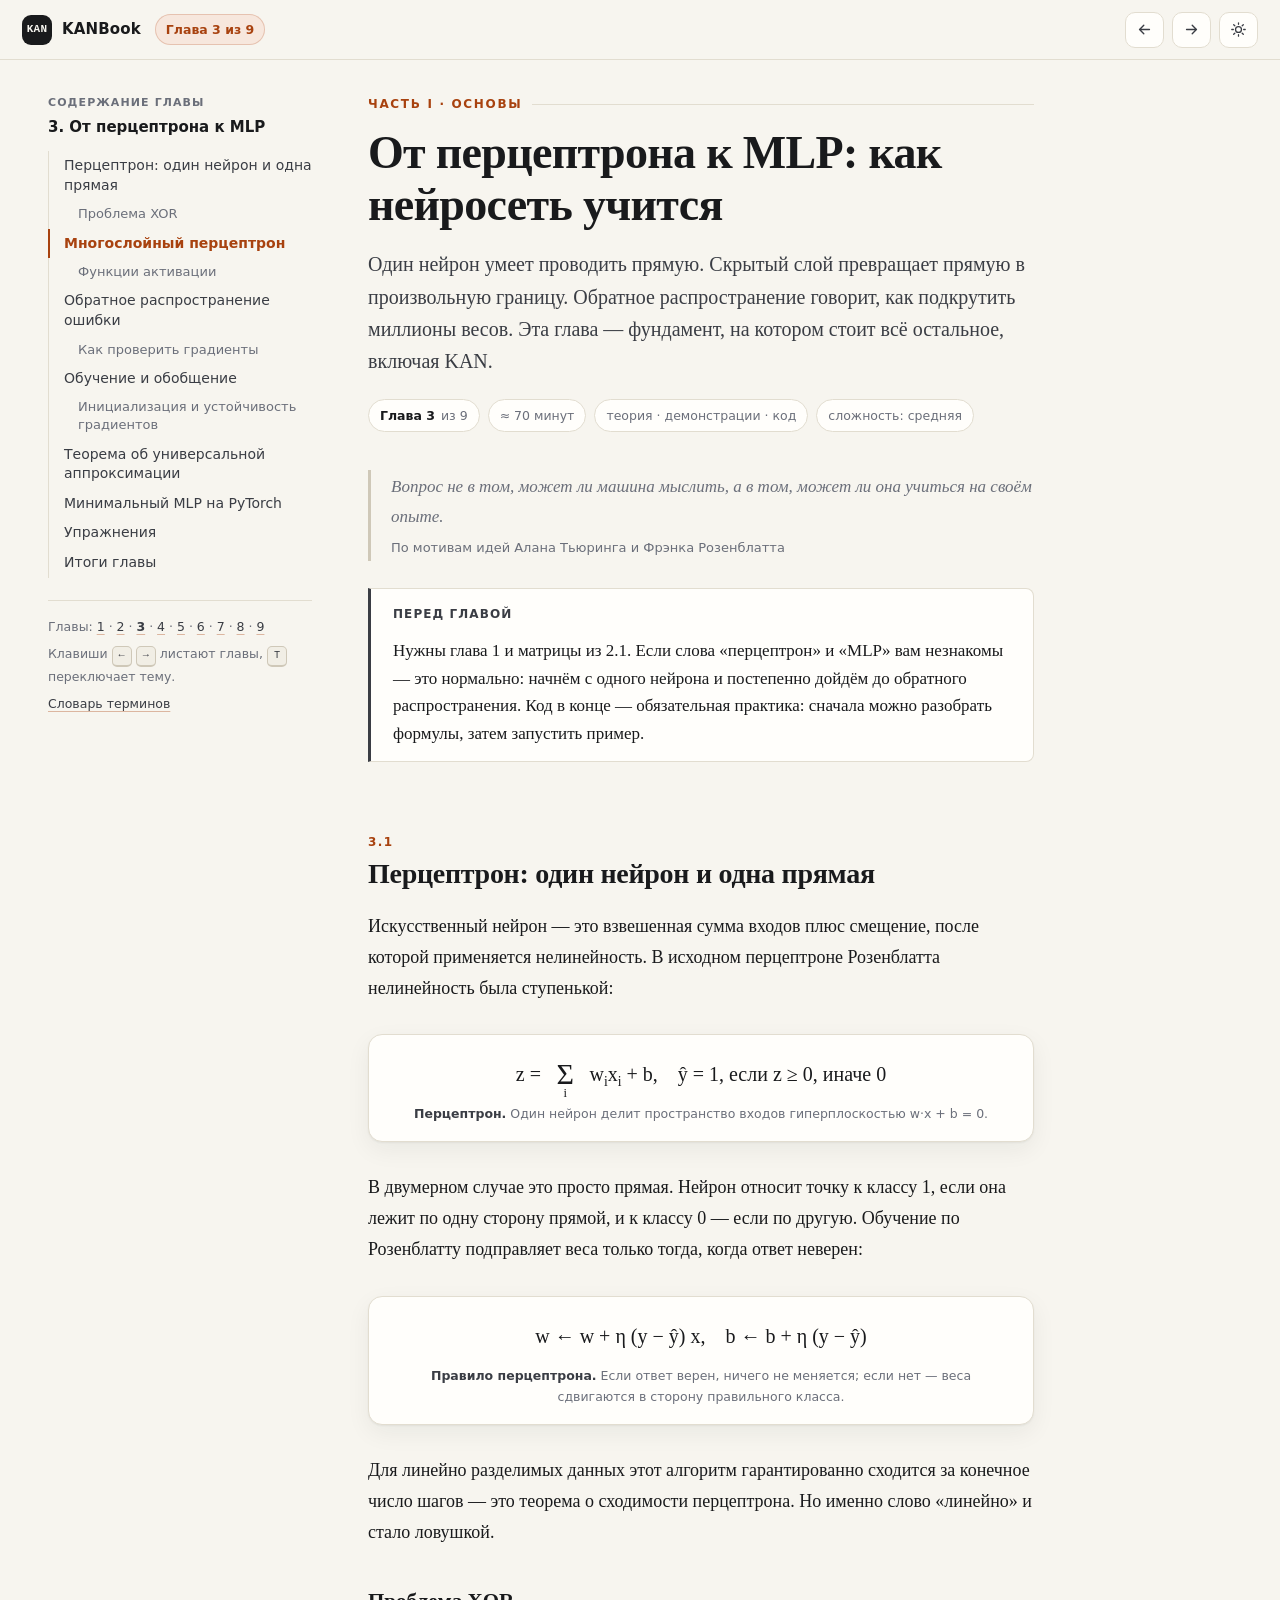
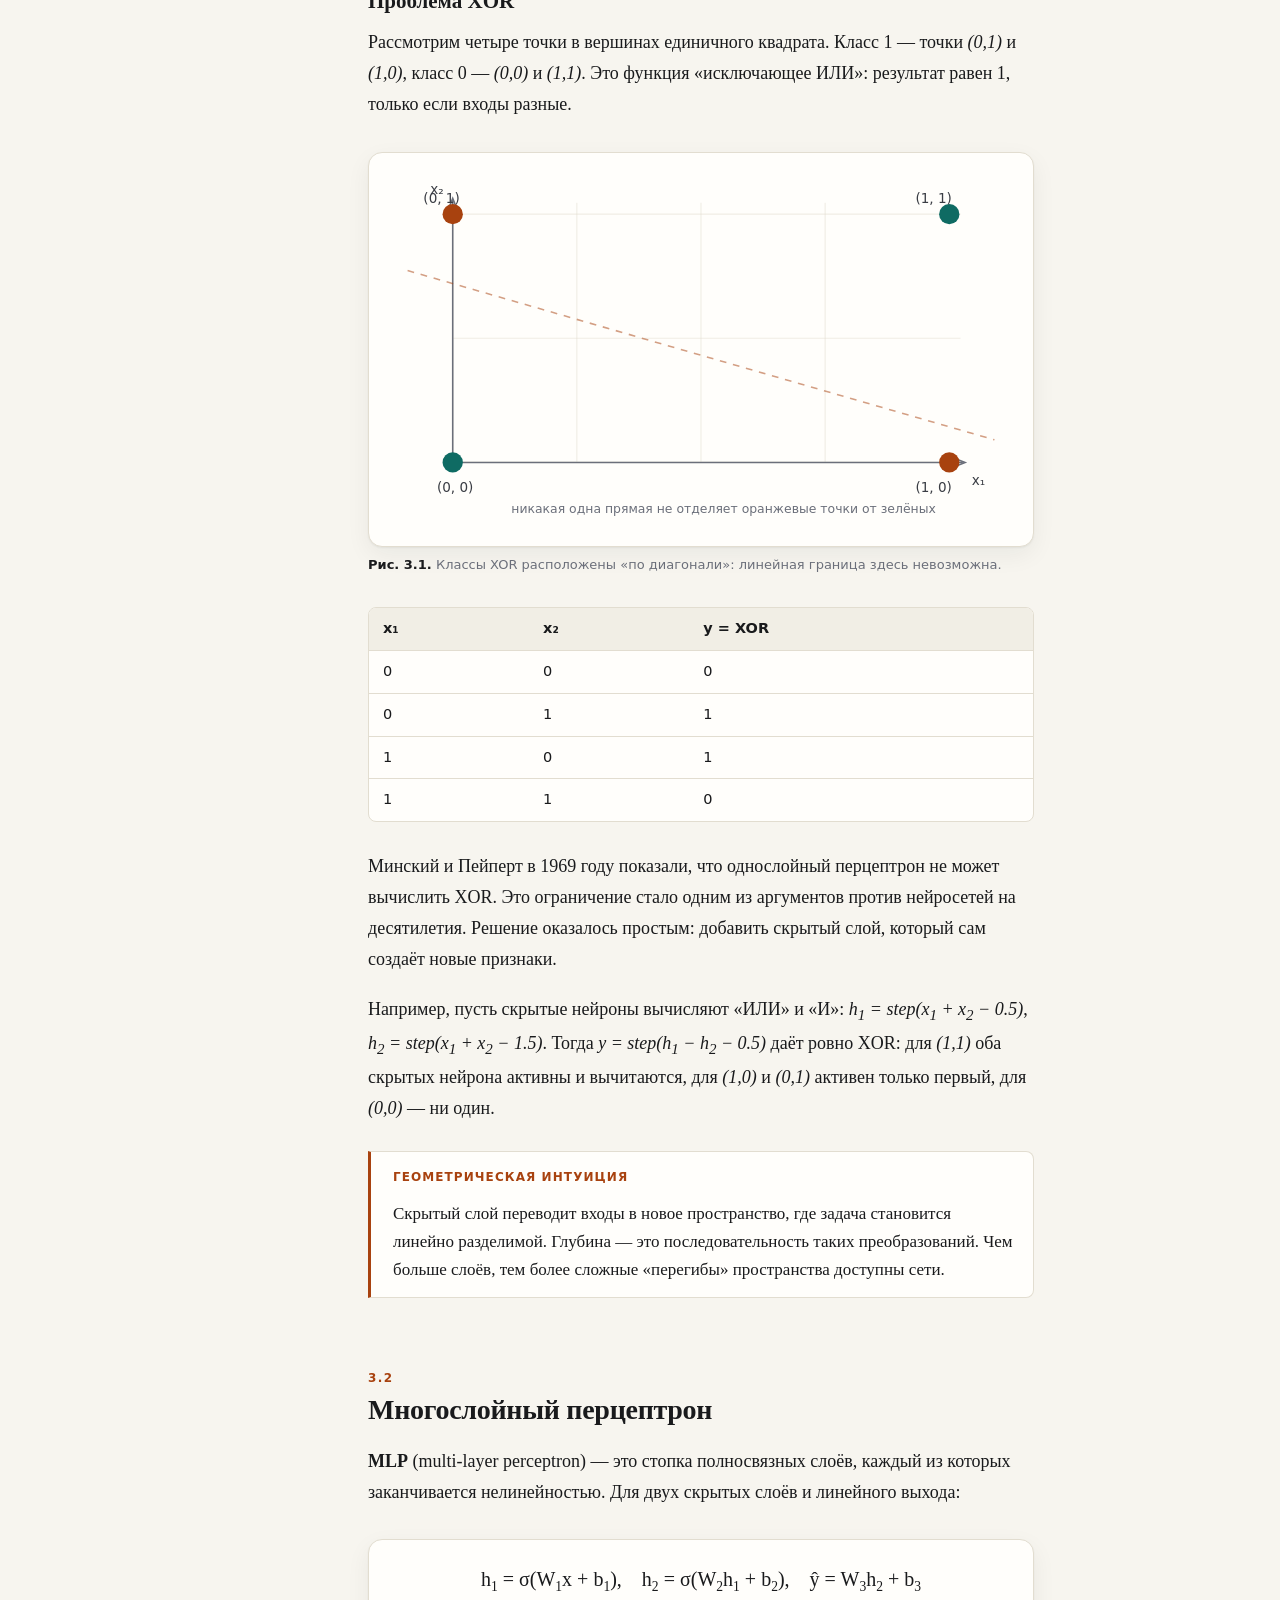
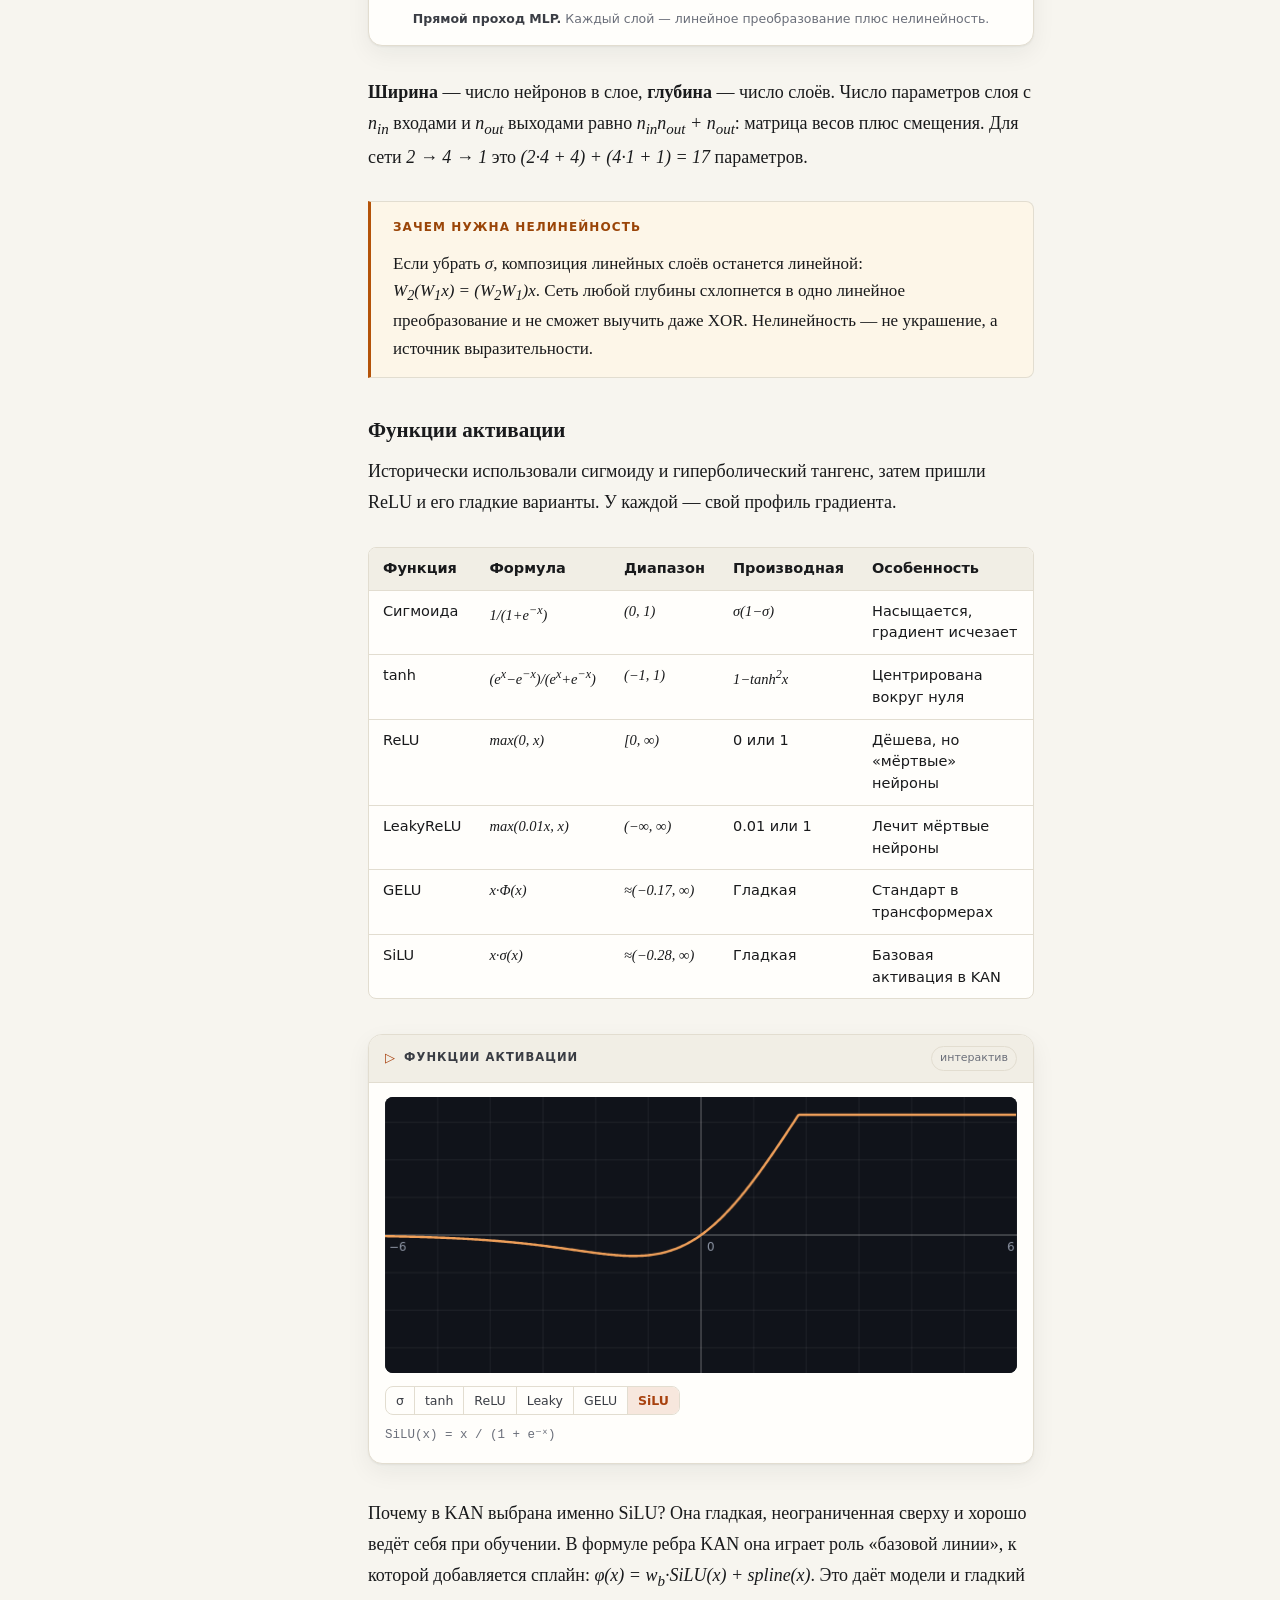
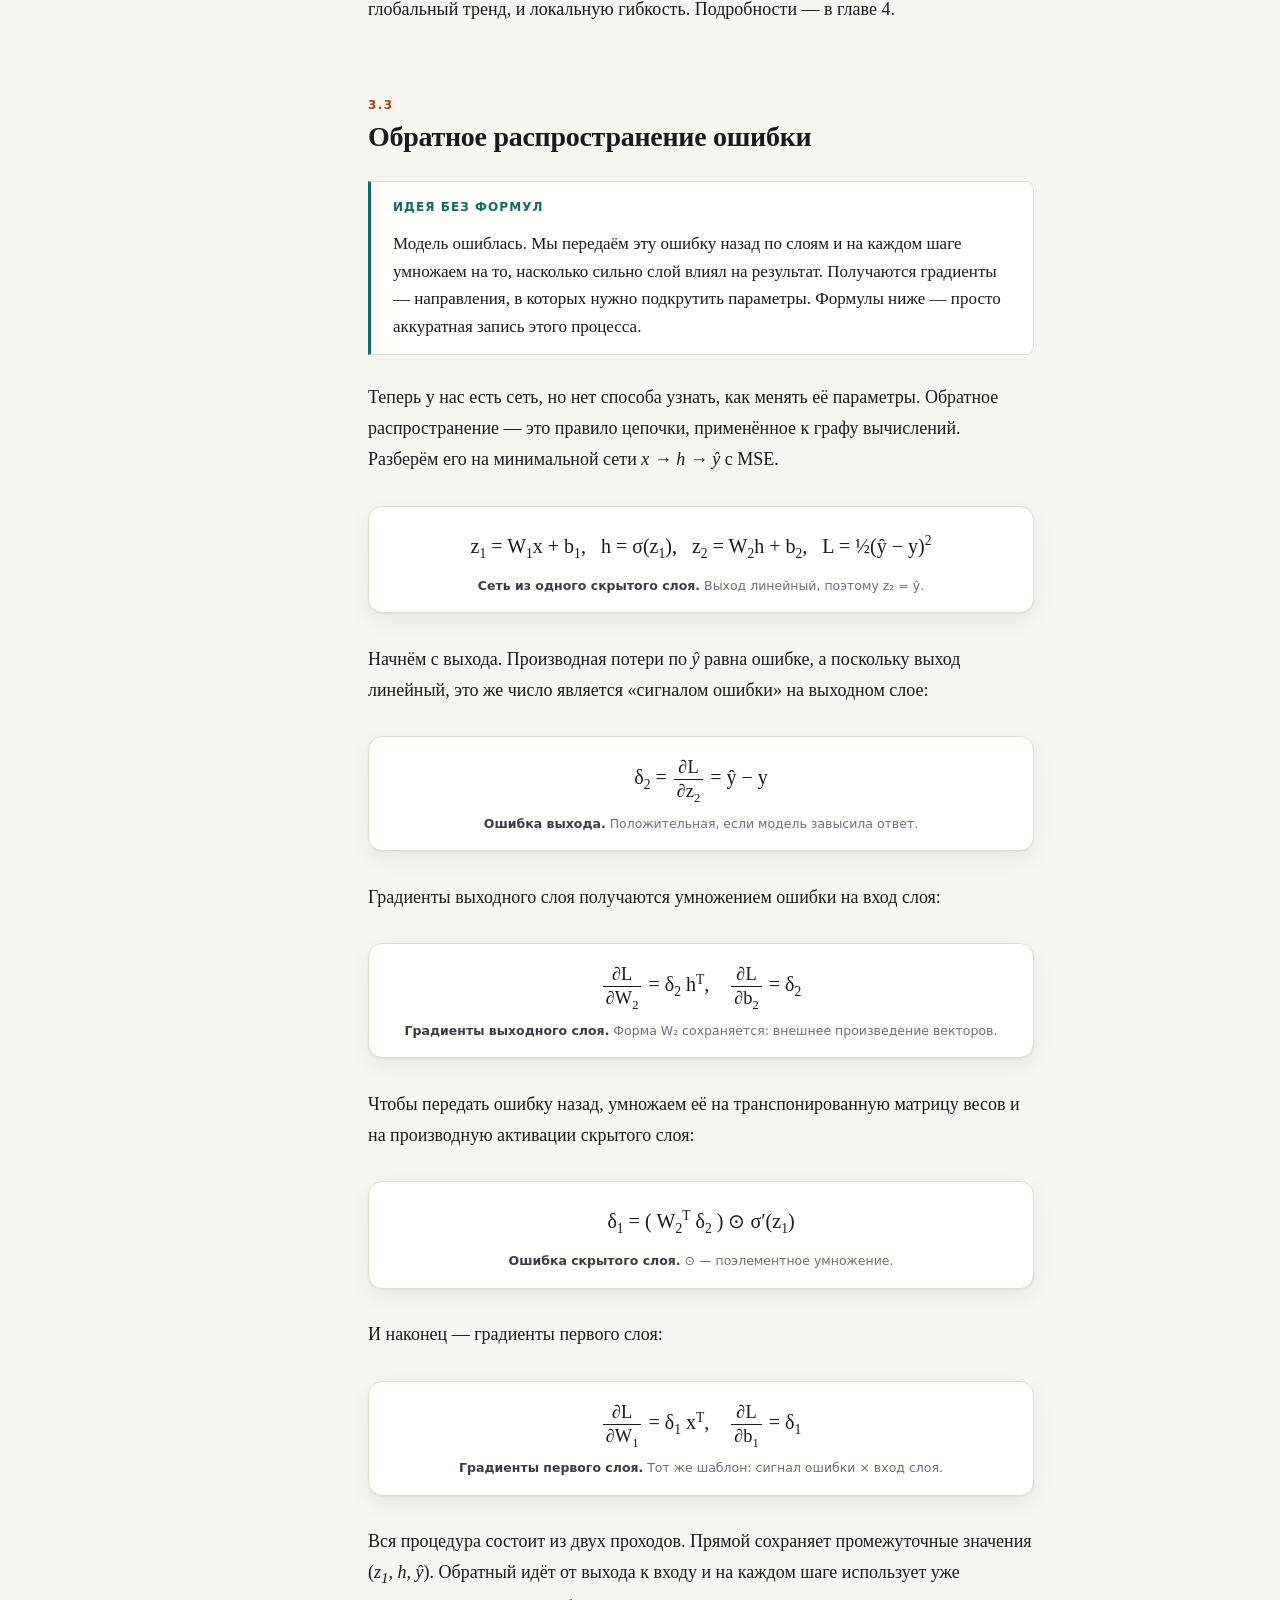
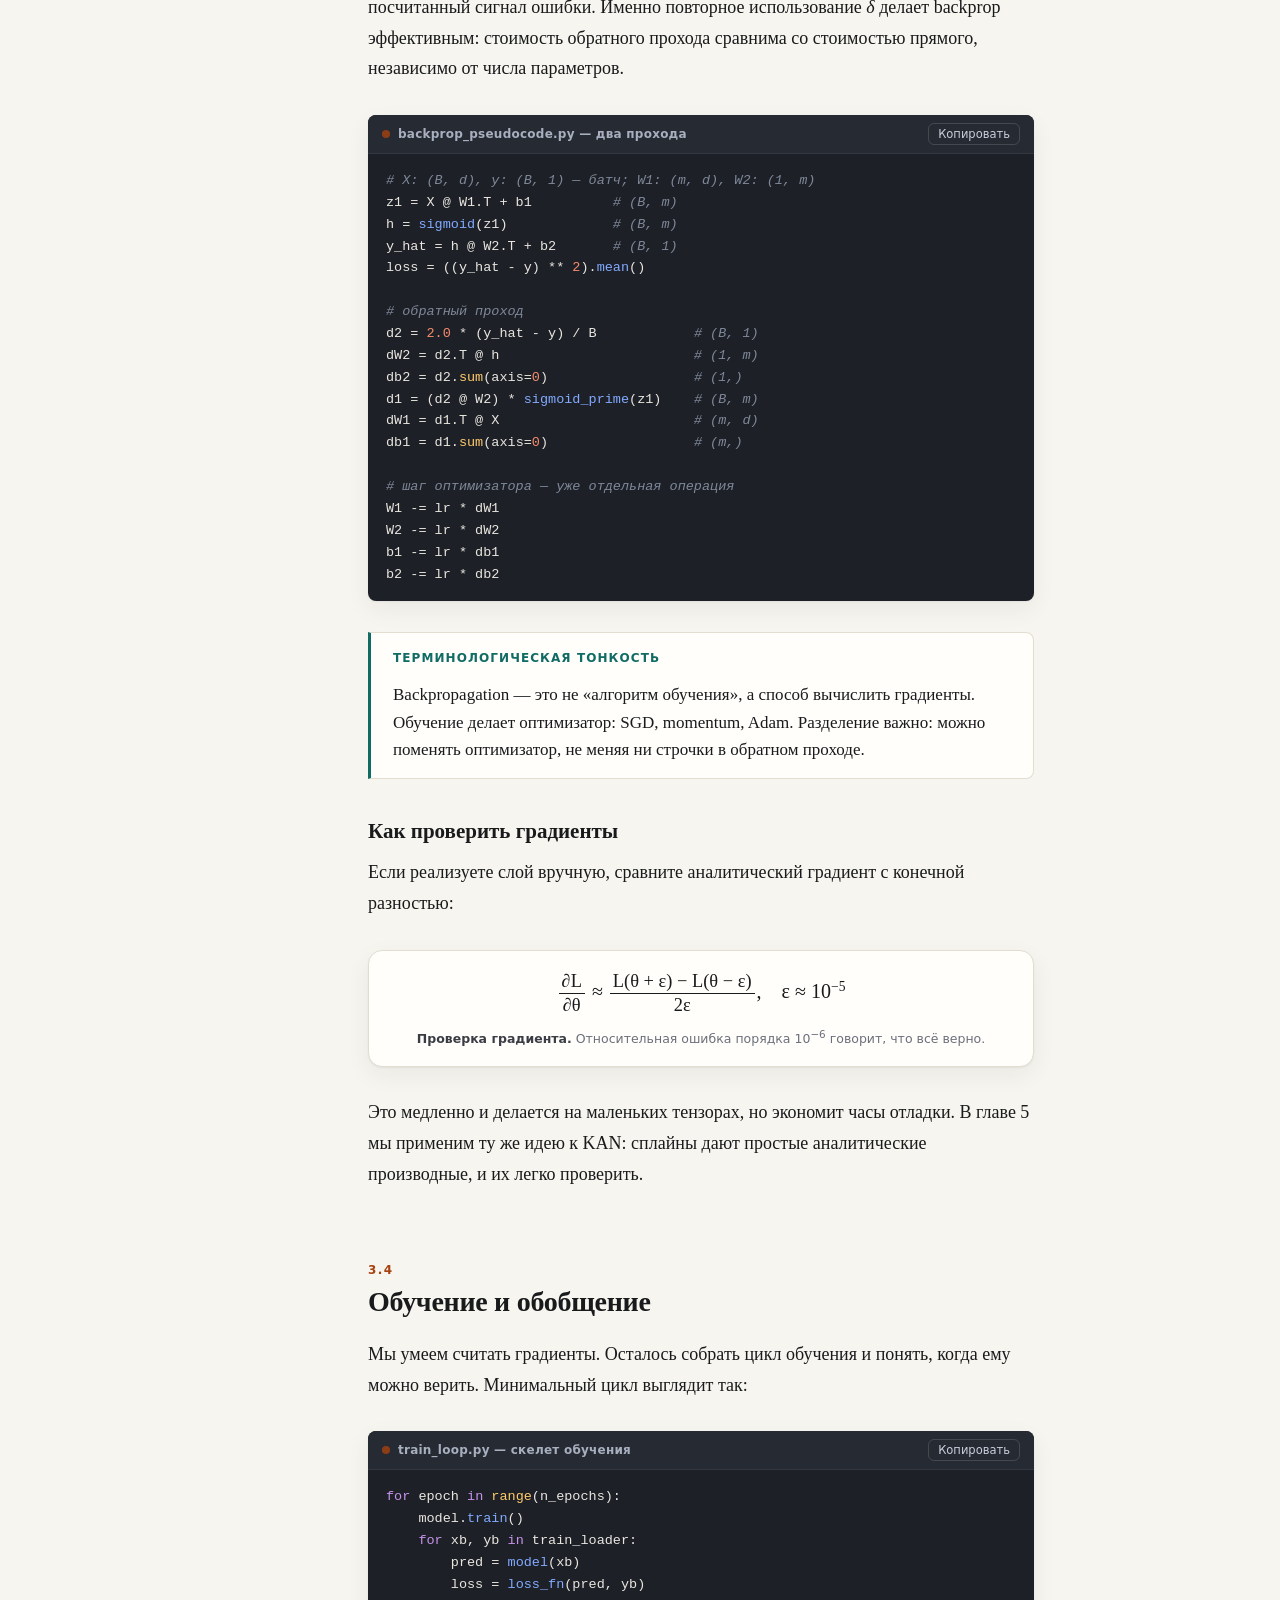
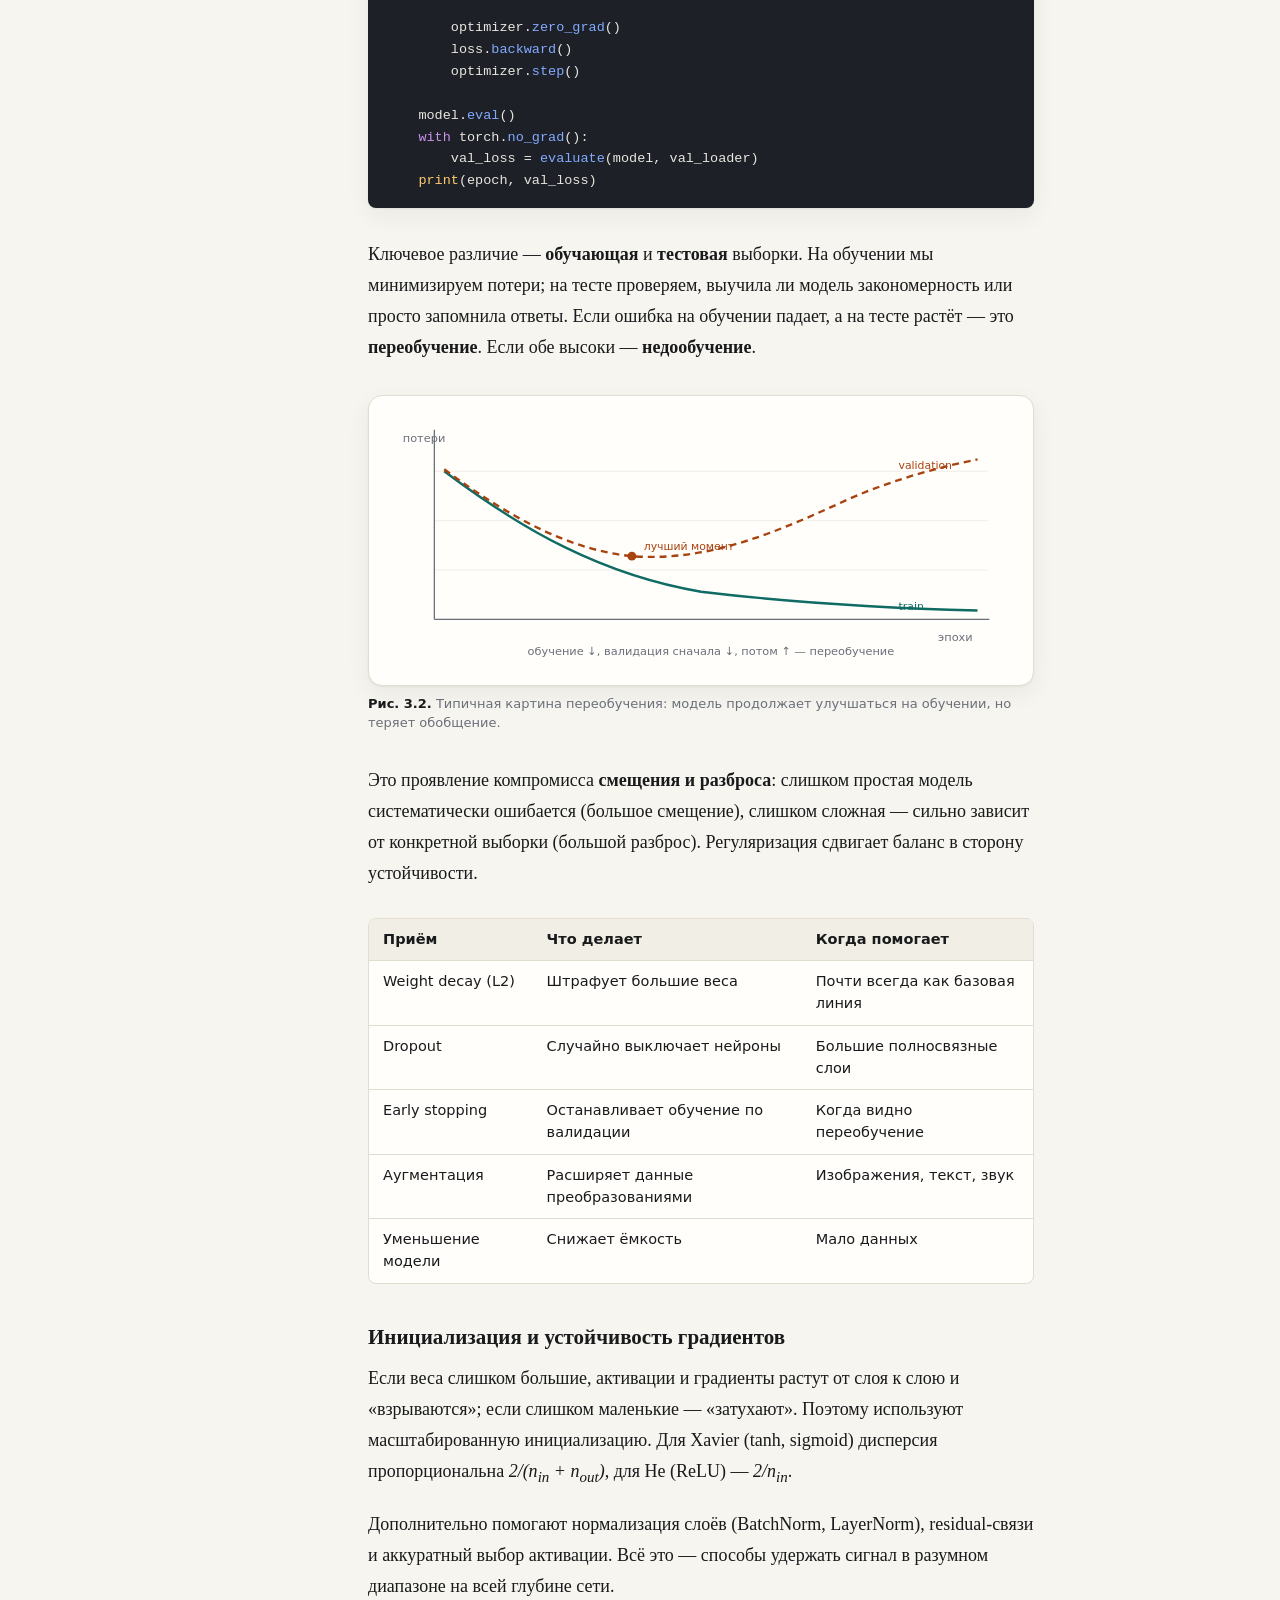
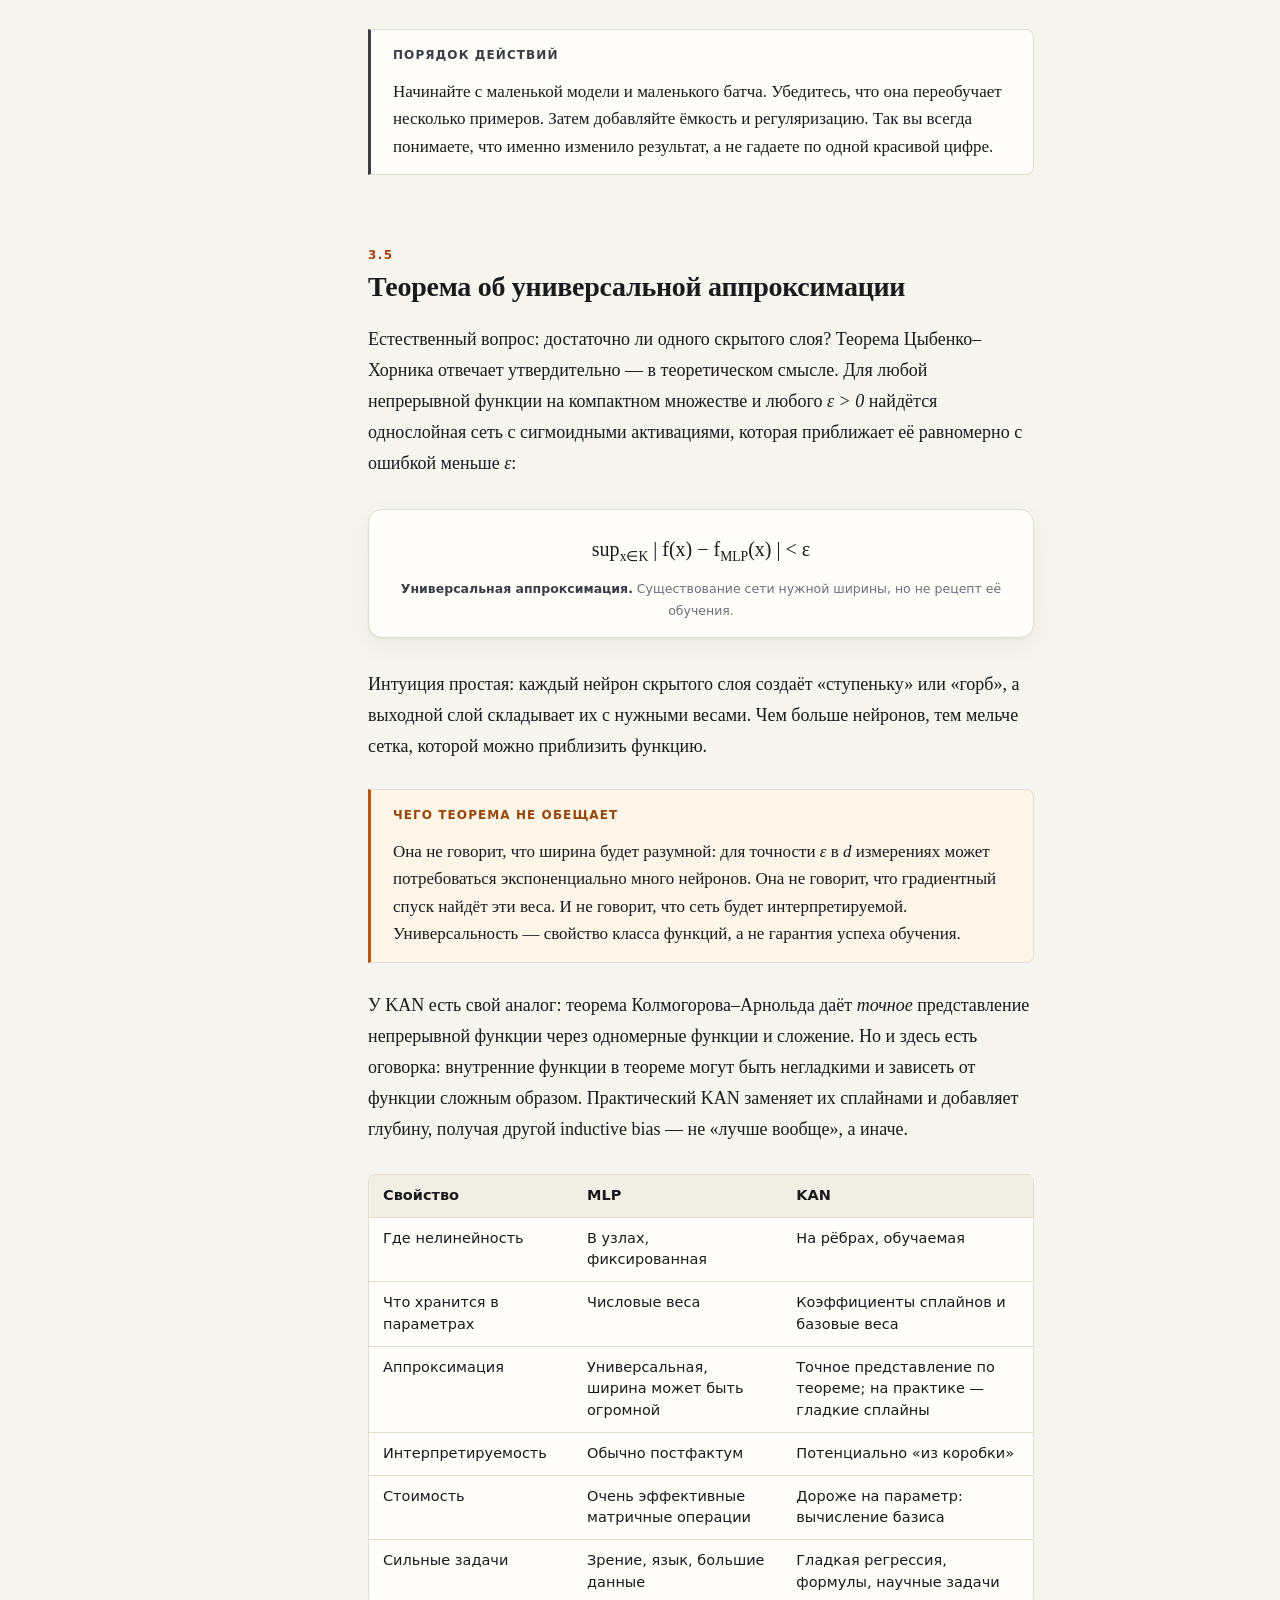
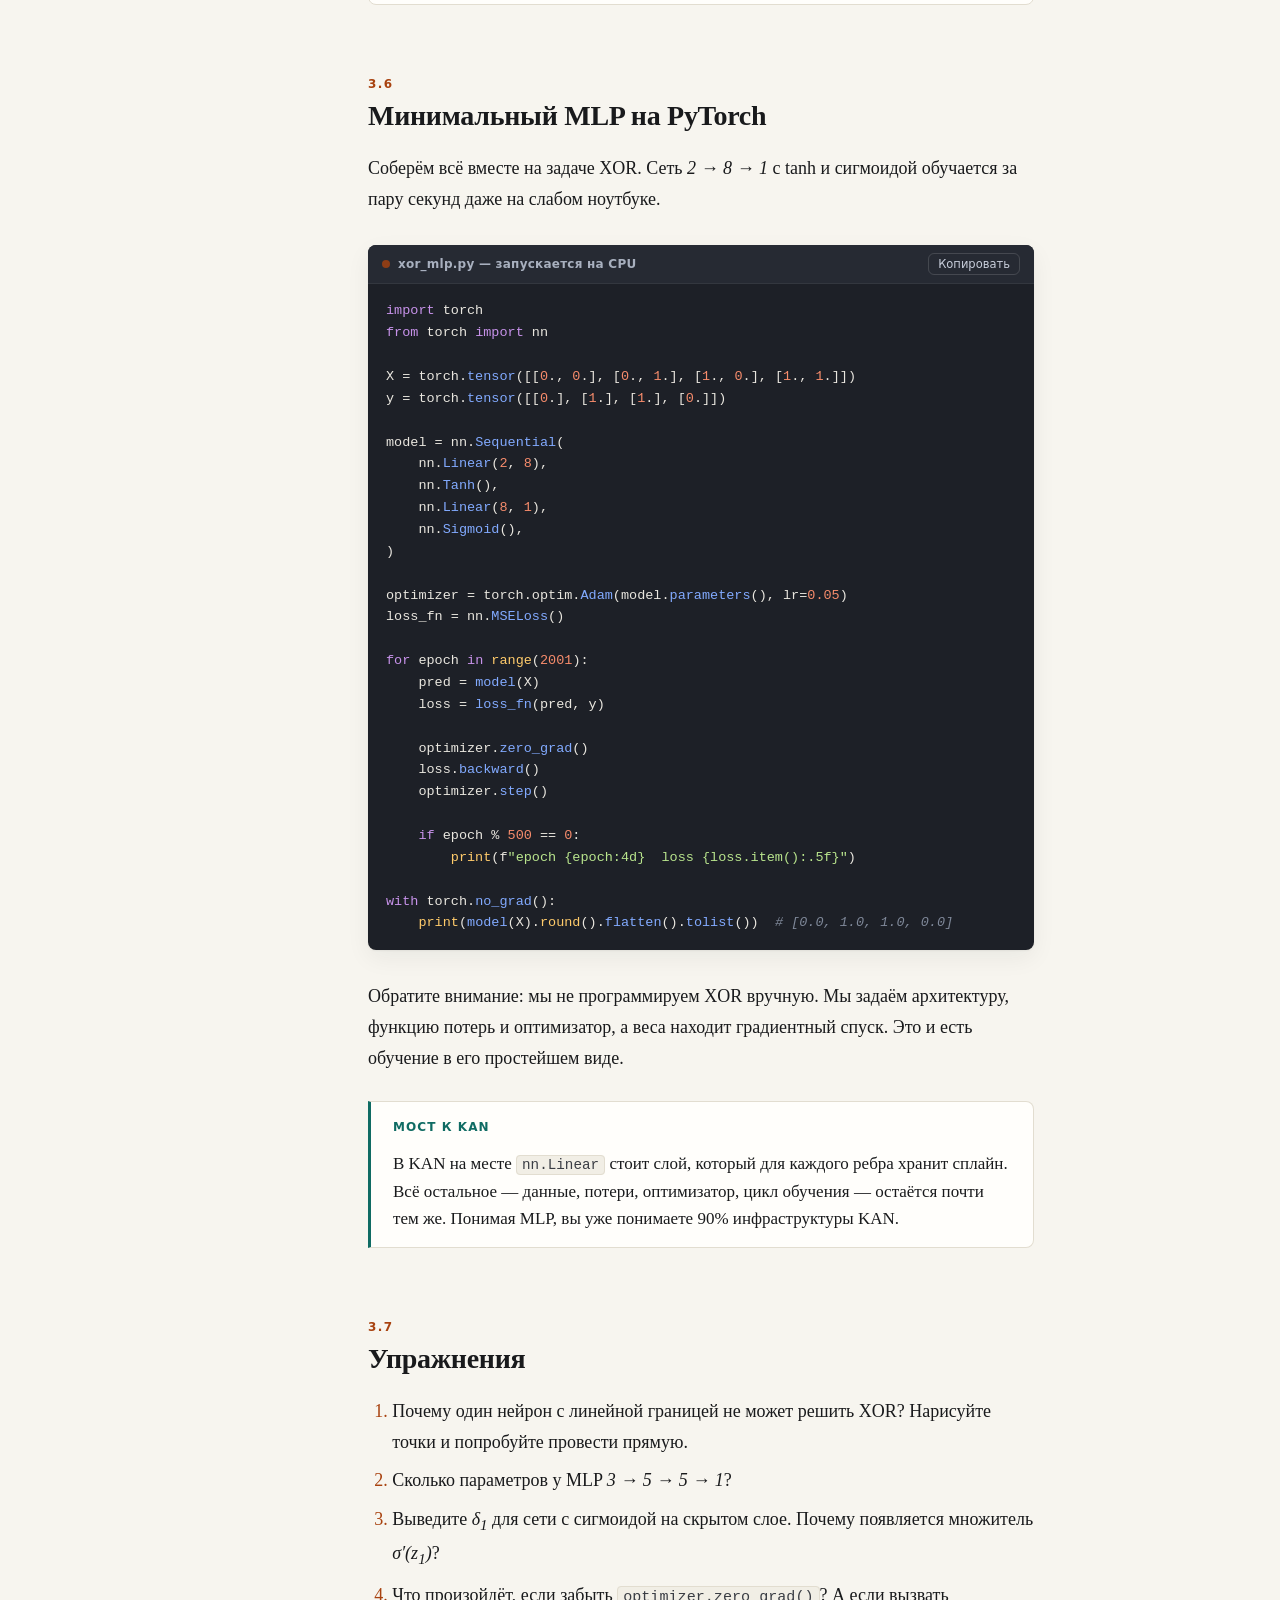
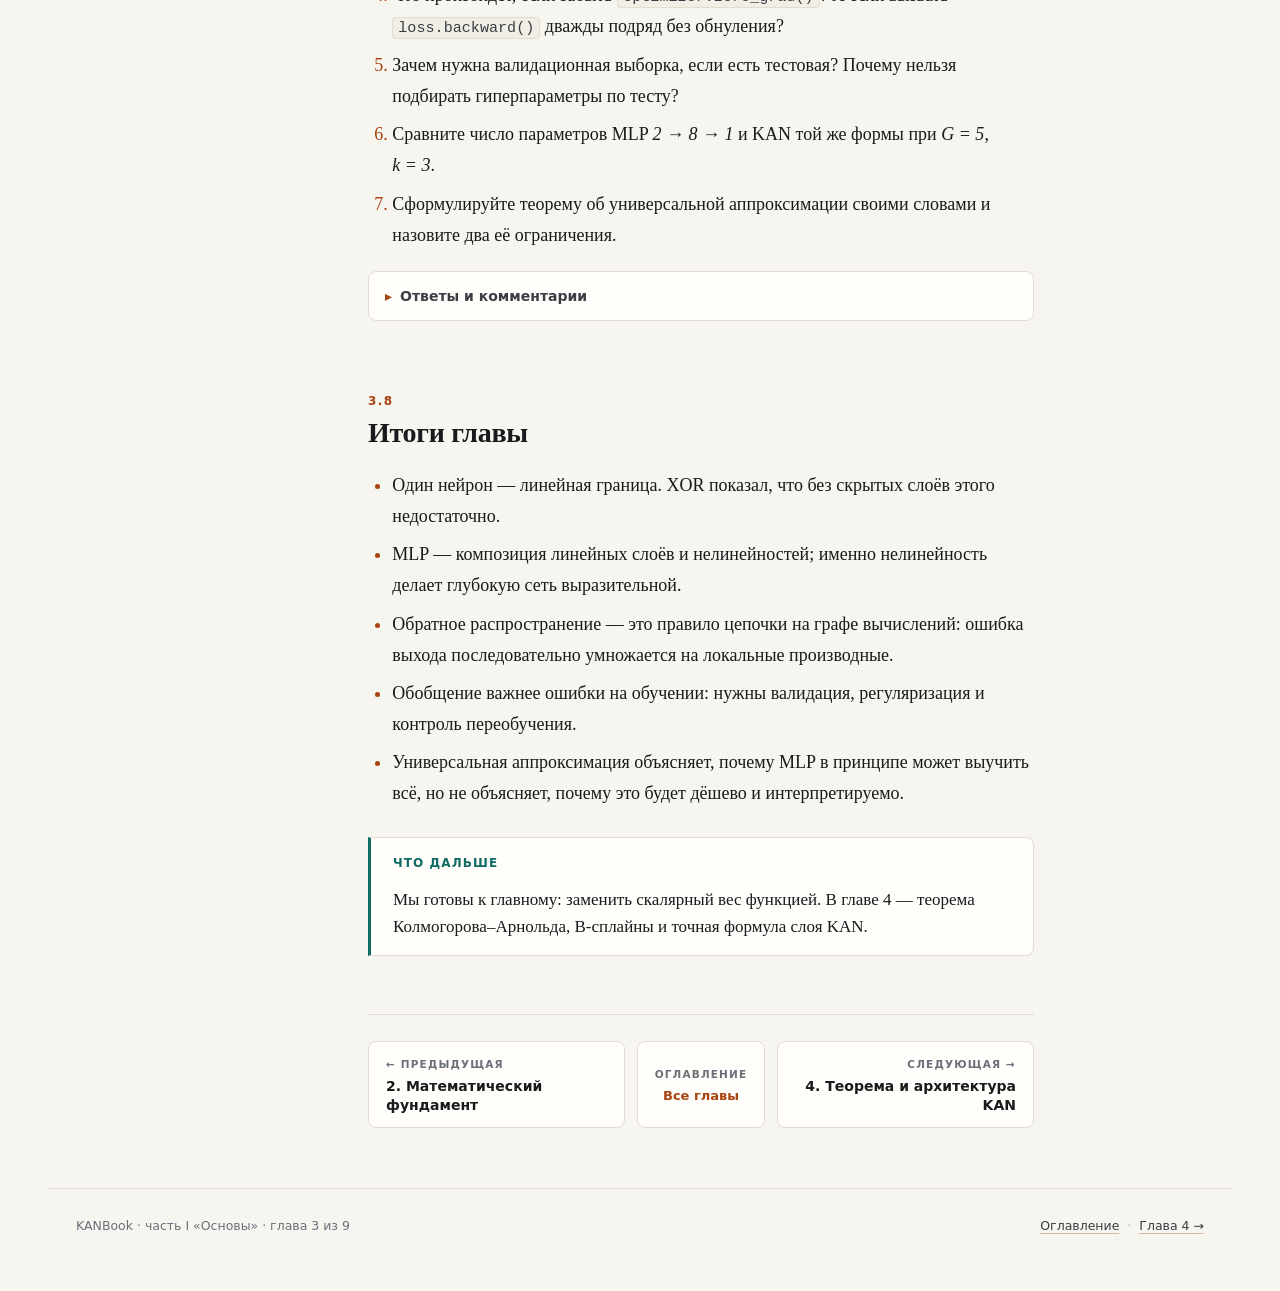
<file: chapter-3.html>
<!DOCTYPE html>
<html lang="ru" data-theme="light">
<head>
<meta charset="utf-8">
<meta name="viewport" content="width=device-width, initial-scale=1">
<title>Глава 3. От перцептрона к MLP — KANBook</title>
<meta name="description" content="Перцептрон и проблема XOR, скрытые слои, функции активации, обратное распространение, переобучение и теорема об универсальной аппроксимации.">
<meta name="theme-color" content="#f7f5ef">
<link rel="icon" href="data:image/svg+xml,%3Csvg%20xmlns='http://www.w3.org/2000/svg'%20viewBox='0%200%2032%2032'%3E%3Crect%20width='32'%20height='32'%20rx='8'%20fill='%23191a1c'/%3E%3Ctext%20x='16'%20y='21'%20font-family='monospace'%20font-size='9'%20font-weight='700'%20fill='%23f7f5ef'%20text-anchor='middle'%3EKAN%3C/text%3E%3C/svg%3E">
<script>
(function () {
  try {
    var saved = localStorage.getItem("kanbook-theme");
    if (!saved) {
      saved = window.matchMedia && window.matchMedia("(prefers-color-scheme: dark)").matches ? "dark" : "light";
    }
    document.documentElement.setAttribute("data-theme", saved);
  } catch (e) {}
})();
</script>
<link rel="stylesheet" href="assets/style.css">
</head>
<body>
<a class="skip-link" href="#main">Перейти к содержанию</a>

<header class="topbar">
  <button class="icon-btn menu-toggle" id="menu-toggle" type="button" aria-label="Открыть оглавление" aria-expanded="false" aria-controls="sidebar">
    <svg viewBox="0 0 24 24" fill="none" stroke="currentColor" stroke-width="1.9" stroke-linecap="round" aria-hidden="true"><path d="M4 7h16M4 12h16M4 17h16"/></svg>
  </button>
  <a class="brand" href="index.html">
    <span class="brand-mark">KAN</span>
    <span>KANBook</span>
  </a>
  <span class="chapter-chip">Глава 3 из 9</span>
  <span class="topbar-spacer"></span>
  <div class="topbar-actions">
    <a class="icon-btn" href="chapter-2.html" title="Предыдущая глава (←)" aria-label="Предыдущая глава">
      <svg viewBox="0 0 24 24" fill="none" stroke="currentColor" stroke-width="1.9" stroke-linecap="round" stroke-linejoin="round" aria-hidden="true"><path d="M19 12H5M11 6l-6 6 6 6"/></svg>
    </a>
    <a class="icon-btn" href="chapter-4.html" title="Следующая глава (→)" aria-label="Следующая глава">
      <svg viewBox="0 0 24 24" fill="none" stroke="currentColor" stroke-width="1.9" stroke-linecap="round" stroke-linejoin="round" aria-hidden="true"><path d="M5 12h14M13 6l6 6-6 6"/></svg>
    </a>
    <button class="icon-btn" id="theme-toggle" type="button" aria-label="Переключить тему" title="Тема (T)">
      <svg class="icon-sun" viewBox="0 0 24 24" fill="none" stroke="currentColor" stroke-width="1.8" stroke-linecap="round" aria-hidden="true"><circle cx="12" cy="12" r="4.2"/><path d="M12 2.5v2.2M12 19.3v2.2M2.5 12h2.2M19.3 12h2.2M5.2 5.2l1.6 1.6M17.2 17.2l1.6 1.6M18.8 5.2l-1.6 1.6M6.8 17.2l-1.6 1.6"/></svg>
      <svg class="icon-moon" viewBox="0 0 24 24" fill="none" stroke="currentColor" stroke-width="1.8" stroke-linecap="round" stroke-linejoin="round" aria-hidden="true"><path d="M20.5 14.2A8.6 8.6 0 1 1 9.8 3.5a7 7 0 0 0 10.7 10.7z"/></svg>
    </button>
  </div>
</header>

<div class="progress-track" aria-hidden="true"><div class="progress-bar" id="progress-bar"></div></div>

<div class="layout">
  <aside class="sidebar" id="sidebar">
    <p class="sidebar-title">Содержание главы</p>
    <p class="sidebar-chapter">3. От перцептрона к MLP</p>
    <nav id="sidebar-toc" aria-label="Содержание главы"></nav>
    <div class="sidebar-foot">
      <div>
        Главы:
        <a href="chapter-1.html">1</a> ·
        <a href="chapter-2.html">2</a> ·
        <a href="chapter-3.html"><strong>3</strong></a> ·
        <a href="chapter-4.html">4</a> ·
        <a href="chapter-5.html">5</a> ·
        <a href="chapter-6.html">6</a> ·
        <a href="chapter-7.html">7</a> ·
        <a href="chapter-8.html">8</a> ·
        <a href="chapter-9.html">9</a>
      </div>
      <div style="margin-top:8px">Клавиши <kbd>←</kbd> <kbd>→</kbd> листают главы, <kbd>T</kbd> переключает тему.</div>
      <div style="margin-top:8px"><a href="primer.html#s0-4">Словарь терминов</a></div>
    </div>
  </aside>
  <button class="sidebar-scrim" id="sidebar-scrim" type="button" aria-label="Закрыть меню"></button>

  <main class="content" id="main">
    <header class="book-header">
      <p class="eyebrow">Часть I · Основы</p>
      <h1>От перцептрона к MLP: как нейросеть учится</h1>
      <p class="lead">
        Один нейрон умеет проводить прямую. Скрытый слой превращает прямую в
        произвольную границу. Обратное распространение говорит, как подкрутить
        миллионы весов. Эта глава — фундамент, на котором стоит всё остальное,
        включая KAN.
      </p>
      <div class="meta-row">
        <span class="meta-chip"><strong>Глава 3</strong> из 9</span>
        <span class="meta-chip">≈ 70 минут</span>
        <span class="meta-chip">теория · демонстрации · код</span>
        <span class="meta-chip">сложность: средняя</span>
      </div>
    </header>

    <article>
      <p class="epigraph">
        Вопрос не в том, может ли машина мыслить, а в том, может ли она учиться
        на своём опыте.
        <cite>По мотивам идей Алана Тьюринга и Фрэнка Розенблатта</cite>
      </p>

      <div class="callout practice">
        <p class="callout-title">Перед главой</p>
        <p>
          Нужны глава 1 и матрицы из 2.1. Если слова «перцептрон» и «MLP» вам
          незнакомы — это нормально: начнём с одного нейрона и постепенно дойдём
          до обратного распространения. Код в конце — обязательная практика:
          сначала можно разобрать формулы, затем запустить пример.
        </p>
      </div>

      <h2 id="s3-1" data-num="3.1">Перцептрон: один нейрон и одна прямая</h2>

      <p>
        Искусственный нейрон — это взвешенная сумма входов плюс смещение, после
        которой применяется нелинейность. В исходном перцептроне Розенблатта
        нелинейность была ступенькой:
      </p>

      <div class="formula">
        <div class="formula-body">
          z = <span class="big-op">Σ<sub>i</sub></span> w<sub>i</sub>x<sub>i</sub> + b,
          &nbsp;&nbsp;
          ŷ = 1, если z ≥ 0, иначе 0
        </div>
        <div class="formula-caption"><strong>Перцептрон.</strong> Один нейрон делит пространство входов гиперплоскостью w·x + b = 0.</div>
      </div>

      <p>
        В двумерном случае это просто прямая. Нейрон относит точку к классу 1,
        если она лежит по одну сторону прямой, и к классу 0 — если по другую.
        Обучение по Розенблатту подправляет веса только тогда, когда ответ
        неверен:
      </p>

      <div class="formula">
        <div class="formula-body">
          w ← w + η (y − ŷ) x,
          &nbsp;&nbsp;
          b ← b + η (y − ŷ)
        </div>
        <div class="formula-caption"><strong>Правило перцептрона.</strong> Если ответ верен, ничего не меняется; если нет — веса сдвигаются в сторону правильного класса.</div>
      </div>

      <p>
        Для линейно разделимых данных этот алгоритм гарантированно сходится за
        конечное число шагов — это теорема о сходимости перцептрона. Но именно
        слово «линейно» и стало ловушкой.
      </p>

      <h3 id="s3-1-1">Проблема XOR</h3>

      <p>
        Рассмотрим четыре точки в вершинах единичного квадрата. Класс 1 — точки
        <span class="math">(0,1)</span> и <span class="math">(1,0)</span>, класс 0
        — <span class="math">(0,0)</span> и <span class="math">(1,1)</span>. Это
        функция «исключающее ИЛИ»: результат равен 1, только если входы разные.
      </p>

      <div class="figure">
        <div class="figure-frame">
          <svg viewBox="0 0 560 320" role="img" aria-label="Четыре точки XOR, которые нельзя разделить одной прямой">
            <g stroke="var(--line)" stroke-width="1">
              <path d="M60 260 H510 M60 260 V30"/>
              <path d="M170 260 V30 M280 260 V30 M390 260 V30" opacity="0.5"/>
              <path d="M60 150 H510 M60 40 H510" opacity="0.5"/>
            </g>
            <path d="M60 260 H512 M60 260 V28" fill="none" stroke="var(--muted)" stroke-width="1.4"/>
            <path d="M504 256 L514 260 L504 264 M56 36 L60 26 L64 36" fill="none" stroke="var(--muted)" stroke-width="1.4"/>

            <g stroke="var(--accent)" stroke-width="1.4" stroke-dasharray="6 6" opacity="0.5">
              <path d="M20 90 L540 240"/>
            </g>

            <circle cx="60" cy="260" r="9" fill="var(--accent-2)"/>
            <circle cx="500" cy="40" r="9" fill="var(--accent-2)"/>
            <circle cx="60" cy="40" r="9" fill="var(--accent)"/>
            <circle cx="500" cy="260" r="9" fill="var(--accent)"/>

            <g font-family="system-ui, sans-serif" font-size="12" fill="var(--ink-soft)">
              <text x="46" y="286">(0, 0)</text>
              <text x="470" y="286">(1, 0)</text>
              <text x="34" y="30">(0, 1)</text>
              <text x="470" y="30">(1, 1)</text>
              <text x="520" y="280">x₁</text>
              <text x="40" y="22">x₂</text>
            </g>

            <g font-family="system-ui, sans-serif" font-size="11" fill="var(--muted)">
              <text x="300" y="305" text-anchor="middle">никакая одна прямая не отделяет оранжевые точки от зелёных</text>
            </g>
          </svg>
        </div>
        <figcaption><strong>Рис. 3.1.</strong> Классы XOR расположены «по диагонали»: линейная граница здесь невозможна.</figcaption>
      </div>

      <div class="table-wrap">
        <table>
          <thead>
            <tr><th>x₁</th><th>x₂</th><th>y = XOR</th></tr>
          </thead>
          <tbody>
            <tr><td>0</td><td>0</td><td>0</td></tr>
            <tr><td>0</td><td>1</td><td>1</td></tr>
            <tr><td>1</td><td>0</td><td>1</td></tr>
            <tr><td>1</td><td>1</td><td>0</td></tr>
          </tbody>
        </table>
      </div>

      <p>
        Минский и Пейперт в 1969 году показали, что однослойный перцептрон не
        может вычислить XOR. Это ограничение стало одним из аргументов против
        нейросетей на десятилетия. Решение оказалось простым: добавить скрытый
        слой, который сам создаёт новые признаки.
      </p>

      <p>
        Например, пусть скрытые нейроны вычисляют «ИЛИ» и «И»:
        <span class="math">h<sub>1</sub> = step(x<sub>1</sub> + x<sub>2</sub> − 0.5)</span>,
        <span class="math">h<sub>2</sub> = step(x<sub>1</sub> + x<sub>2</sub> − 1.5)</span>.
        Тогда <span class="math">y = step(h<sub>1</sub> − h<sub>2</sub> − 0.5)</span>
        даёт ровно XOR: для <span class="math">(1,1)</span> оба скрытых нейрона
        активны и вычитаются, для <span class="math">(1,0)</span> и
        <span class="math">(0,1)</span> активен только первый, для
        <span class="math">(0,0)</span> — ни один.
      </p>

      <div class="callout">
        <p class="callout-title">Геометрическая интуиция</p>
        <p>
          Скрытый слой переводит входы в новое пространство, где задача становится
          линейно разделимой. Глубина — это последовательность таких преобразований.
          Чем больше слоёв, тем более сложные «перегибы» пространства доступны
          сети.
        </p>
      </div>

      <h2 id="s3-2" data-num="3.2">Многослойный перцептрон</h2>

      <p>
        <strong>MLP</strong> (multi-layer perceptron) — это стопка полносвязных
        слоёв, каждый из которых заканчивается нелинейностью. Для двух скрытых
        слоёв и линейного выхода:
      </p>

      <div class="formula">
        <div class="formula-body">
          h<sub>1</sub> = σ(W<sub>1</sub>x + b<sub>1</sub>),
          &nbsp;&nbsp;
          h<sub>2</sub> = σ(W<sub>2</sub>h<sub>1</sub> + b<sub>2</sub>),
          &nbsp;&nbsp;
          ŷ = W<sub>3</sub>h<sub>2</sub> + b<sub>3</sub>
        </div>
        <div class="formula-caption"><strong>Прямой проход MLP.</strong> Каждый слой — линейное преобразование плюс нелинейность.</div>
      </div>

      <p>
        <strong>Ширина</strong> — число нейронов в слое, <strong>глубина</strong> —
        число слоёв. Число параметров слоя с <span class="math">n<sub>in</sub></span>
        входами и <span class="math">n<sub>out</sub></span> выходами равно
        <span class="math">n<sub>in</sub>n<sub>out</sub> + n<sub>out</sub></span>:
        матрица весов плюс смещения. Для сети
        <span class="math">2 → 4 → 1</span> это
        <span class="math">(2·4 + 4) + (4·1 + 1) = 17</span> параметров.
      </p>

      <div class="callout warning">
        <p class="callout-title">Зачем нужна нелинейность</p>
        <p>
          Если убрать <span class="math">σ</span>, композиция линейных слоёв
          останется линейной: <span class="math">W<sub>2</sub>(W<sub>1</sub>x) = (W<sub>2</sub>W<sub>1</sub>)x</span>.
          Сеть любой глубины схлопнется в одно линейное преобразование и не сможет
          выучить даже XOR. Нелинейность — не украшение, а источник выразительности.
        </p>
      </div>

      <h3 id="s3-2-1">Функции активации</h3>

      <p>
        Исторически использовали сигмоиду и гиперболический тангенс, затем пришли
        ReLU и его гладкие варианты. У каждой — свой профиль градиента.
      </p>

      <div class="table-wrap">
        <table>
          <thead>
            <tr><th>Функция</th><th>Формула</th><th>Диапазон</th><th>Производная</th><th>Особенность</th></tr>
          </thead>
          <tbody>
            <tr>
              <td>Сигмоида</td>
              <td><span class="math">1/(1+e<sup>−x</sup>)</span></td>
              <td><span class="math">(0, 1)</span></td>
              <td><span class="math">σ(1−σ)</span></td>
              <td>Насыщается, градиент исчезает</td>
            </tr>
            <tr>
              <td>tanh</td>
              <td><span class="math">(e<sup>x</sup>−e<sup>−x</sup>)/(e<sup>x</sup>+e<sup>−x</sup>)</span></td>
              <td><span class="math">(−1, 1)</span></td>
              <td><span class="math">1−tanh<sup>2</sup>x</span></td>
              <td>Центрирована вокруг нуля</td>
            </tr>
            <tr>
              <td>ReLU</td>
              <td><span class="math">max(0, x)</span></td>
              <td><span class="math">[0, ∞)</span></td>
              <td>0 или 1</td>
              <td>Дёшева, но «мёртвые» нейроны</td>
            </tr>
            <tr>
              <td>LeakyReLU</td>
              <td><span class="math">max(0.01x, x)</span></td>
              <td><span class="math">(−∞, ∞)</span></td>
              <td>0.01 или 1</td>
              <td>Лечит мёртвые нейроны</td>
            </tr>
            <tr>
              <td>GELU</td>
              <td><span class="math">x·Φ(x)</span></td>
              <td><span class="math">≈(−0.17, ∞)</span></td>
              <td>Гладкая</td>
              <td>Стандарт в трансформерах</td>
            </tr>
            <tr>
              <td>SiLU</td>
              <td><span class="math">x·σ(x)</span></td>
              <td><span class="math">≈(−0.28, ∞)</span></td>
              <td>Гладкая</td>
              <td>Базовая активация в KAN</td>
            </tr>
          </tbody>
        </table>
      </div>

      <div class="demo" data-demo="activation">
        <div class="demo-head">
          <span class="demo-title">Функции активации</span>
          <span class="demo-tag">интерактив</span>
        </div>
        <div class="demo-body">
          <canvas class="demo-canvas" width="640" height="280" aria-label="График выбранной функции активации"></canvas>
          <div class="demo-controls">
            <div class="seg" role="group" aria-label="Выбор функции активации">
              <button type="button" data-fn="sigmoid" aria-pressed="false">σ</button>
              <button type="button" data-fn="tanh" aria-pressed="false">tanh</button>
              <button type="button" data-fn="relu" aria-pressed="false">ReLU</button>
              <button type="button" data-fn="leaky" aria-pressed="false">Leaky</button>
              <button type="button" data-fn="gelu" aria-pressed="false">GELU</button>
              <button type="button" data-fn="silu" aria-pressed="true">SiLU</button>
            </div>
          </div>
          <div class="demo-output">SiLU(x) = x / (1 + e⁻ˣ)</div>
        </div>
      </div>

      <p>
        Почему в KAN выбрана именно SiLU? Она гладкая, неограниченная сверху и
        хорошо ведёт себя при обучении. В формуле ребра KAN она играет роль
        «базовой линии», к которой добавляется сплайн:
        <span class="math">φ(x) = w<sub>b</sub>·SiLU(x) + spline(x)</span>. Это
        даёт модели и гладкий глобальный тренд, и локальную гибкость. Подробности —
        в главе 4.
      </p>

      <h2 id="s3-3" data-num="3.3">Обратное распространение ошибки</h2>

      <div class="callout note">
        <p class="callout-title">Идея без формул</p>
        <p>
          Модель ошиблась. Мы передаём эту ошибку назад по слоям и на каждом шаге
          умножаем на то, насколько сильно слой влиял на результат. Получаются
          градиенты — направления, в которых нужно подкрутить параметры. Формулы
          ниже — просто аккуратная запись этого процесса.
        </p>
      </div>

      <p>
        Теперь у нас есть сеть, но нет способа узнать, как менять её параметры.
        Обратное распространение — это правило цепочки, применённое к графу
        вычислений. Разберём его на минимальной сети
        <span class="math">x → h → ŷ</span> с MSE.
      </p>

      <div class="formula">
        <div class="formula-body">
          z<sub>1</sub> = W<sub>1</sub>x + b<sub>1</sub>,
          &nbsp; h = σ(z<sub>1</sub>),
          &nbsp; z<sub>2</sub> = W<sub>2</sub>h + b<sub>2</sub>,
          &nbsp; L = ½(ŷ − y)<sup>2</sup>
        </div>
        <div class="formula-caption"><strong>Сеть из одного скрытого слоя.</strong> Выход линейный, поэтому z₂ = ŷ.</div>
      </div>

      <p>
        Начнём с выхода. Производная потери по <span class="math">ŷ</span> равна
        ошибке, а поскольку выход линейный, это же число является «сигналом ошибки»
        на выходном слое:
      </p>

      <div class="formula">
        <div class="formula-body">
          δ<sub>2</sub> = <span class="frac"><span class="num">∂L</span><span class="den">∂z<sub>2</sub></span></span>
          = ŷ − y
        </div>
        <div class="formula-caption"><strong>Ошибка выхода.</strong> Положительная, если модель завысила ответ.</div>
      </div>

      <p>
        Градиенты выходного слоя получаются умножением ошибки на вход слоя:
      </p>

      <div class="formula">
        <div class="formula-body">
          <span class="frac"><span class="num">∂L</span><span class="den">∂W<sub>2</sub></span></span>
          = δ<sub>2</sub> h<sup>T</sup>,
          &nbsp;&nbsp;
          <span class="frac"><span class="num">∂L</span><span class="den">∂b<sub>2</sub></span></span>
          = δ<sub>2</sub>
        </div>
        <div class="formula-caption"><strong>Градиенты выходного слоя.</strong> Форма W₂ сохраняется: внешнее произведение векторов.</div>
      </div>

      <p>
        Чтобы передать ошибку назад, умножаем её на транспонированную матрицу весов
        и на производную активации скрытого слоя:
      </p>

      <div class="formula">
        <div class="formula-body">
          δ<sub>1</sub> = ( W<sub>2</sub><sup>T</sup> δ<sub>2</sub> ) ⊙ σ′(z<sub>1</sub>)
        </div>
        <div class="formula-caption"><strong>Ошибка скрытого слоя.</strong> ⊙ — поэлементное умножение.</div>
      </div>

      <p>
        И наконец — градиенты первого слоя:
      </p>

      <div class="formula">
        <div class="formula-body">
          <span class="frac"><span class="num">∂L</span><span class="den">∂W<sub>1</sub></span></span>
          = δ<sub>1</sub> x<sup>T</sup>,
          &nbsp;&nbsp;
          <span class="frac"><span class="num">∂L</span><span class="den">∂b<sub>1</sub></span></span>
          = δ<sub>1</sub>
        </div>
        <div class="formula-caption"><strong>Градиенты первого слоя.</strong> Тот же шаблон: сигнал ошибки × вход слоя.</div>
      </div>

      <p>
        Вся процедура состоит из двух проходов. Прямой сохраняет промежуточные
        значения (<span class="math">z<sub>1</sub>, h, ŷ</span>). Обратный идёт от
        выхода к входу и на каждом шаге использует уже посчитанный сигнал ошибки.
        Именно повторное использование <span class="math">δ</span> делает backprop
        эффективным: стоимость обратного прохода сравнима со стоимостью прямого,
        независимо от числа параметров.
      </p>

      <div class="code-block">
        <div class="code-head">
          <span class="code-title">backprop_pseudocode.py — два прохода</span>
          <button class="copy-btn" type="button">Копировать</button>
        </div>
        <pre><code class="language-python"># X: (B, d), y: (B, 1) — батч; W1: (m, d), W2: (1, m)
z1 = X @ W1.T + b1          # (B, m)
h = sigmoid(z1)             # (B, m)
y_hat = h @ W2.T + b2       # (B, 1)
loss = ((y_hat - y) ** 2).mean()

# обратный проход
d2 = 2.0 * (y_hat - y) / B            # (B, 1)
dW2 = d2.T @ h                        # (1, m)
db2 = d2.sum(axis=0)                  # (1,)
d1 = (d2 @ W2) * sigmoid_prime(z1)    # (B, m)
dW1 = d1.T @ X                        # (m, d)
db1 = d1.sum(axis=0)                  # (m,)

# шаг оптимизатора — уже отдельная операция
W1 -= lr * dW1
W2 -= lr * dW2
b1 -= lr * db1
b2 -= lr * db2</code></pre>
      </div>

      <div class="callout note">
        <p class="callout-title">Терминологическая тонкость</p>
        <p>
          Backpropagation — это не «алгоритм обучения», а способ вычислить
          градиенты. Обучение делает оптимизатор: SGD, momentum, Adam. Разделение
          важно: можно поменять оптимизатор, не меняя ни строчки в обратном
          проходе.
        </p>
      </div>

      <h3 id="s3-3-1">Как проверить градиенты</h3>

      <p>
        Если реализуете слой вручную, сравните аналитический градиент с конечной
        разностью:
      </p>

      <div class="formula">
        <div class="formula-body">
          <span class="frac"><span class="num">∂L</span><span class="den">∂θ</span></span>
          ≈ <span class="frac"><span class="num">L(θ + ε) − L(θ − ε)</span><span class="den">2ε</span></span>,
          &nbsp;&nbsp; ε ≈ 10<sup>−5</sup>
        </div>
        <div class="formula-caption"><strong>Проверка градиента.</strong> Относительная ошибка порядка 10<sup>−6</sup> говорит, что всё верно.</div>
      </div>

      <p>
        Это медленно и делается на маленьких тензорах, но экономит часы отладки.
        В главе 5 мы применим ту же идею к KAN: сплайны дают простые аналитические
        производные, и их легко проверить.
      </p>

      <h2 id="s3-4" data-num="3.4">Обучение и обобщение</h2>

      <p>
        Мы умеем считать градиенты. Осталось собрать цикл обучения и понять, когда
        ему можно верить. Минимальный цикл выглядит так:
      </p>

      <div class="code-block">
        <div class="code-head">
          <span class="code-title">train_loop.py — скелет обучения</span>
          <button class="copy-btn" type="button">Копировать</button>
        </div>
        <pre><code class="language-python">for epoch in range(n_epochs):
    model.train()
    for xb, yb in train_loader:
        pred = model(xb)
        loss = loss_fn(pred, yb)

        optimizer.zero_grad()
        loss.backward()
        optimizer.step()

    model.eval()
    with torch.no_grad():
        val_loss = evaluate(model, val_loader)
    print(epoch, val_loss)</code></pre>
      </div>

      <p>
        Ключевое различие — <strong>обучающая</strong> и <strong>тестовая</strong>
        выборки. На обучении мы минимизируем потери; на тесте проверяем, выучила
        ли модель закономерность или просто запомнила ответы. Если ошибка на
        обучении падает, а на тесте растёт — это <strong>переобучение</strong>.
        Если обе высоки — <strong>недообучение</strong>.
      </p>

      <div class="figure">
        <div class="figure-frame">
          <svg viewBox="0 0 640 260" role="img" aria-label="Кривые потерь: обучение падает, валидация сначала падает, затем растёт">
            <g stroke="var(--line)" stroke-width="1">
              <path d="M50 210 H610 M50 210 V20"/>
              <path d="M50 160 H610 M50 110 H610 M50 60 H610" opacity="0.5"/>
            </g>
            <path d="M50 210 H612 M50 210 V18" fill="none" stroke="var(--muted)" stroke-width="1.3"/>

            <path d="M60 60 C 140 120, 220 165, 320 182 C 420 194, 520 199, 600 201"
                  fill="none" stroke="var(--accent-2)" stroke-width="2.4"/>
            <path d="M60 58 C 130 110, 190 140, 250 146 C 330 152, 400 120, 470 88 C 520 66, 570 54, 600 48"
                  fill="none" stroke="var(--accent)" stroke-width="2.4" stroke-dasharray="7 5"/>

            <circle cx="250" cy="146" r="4.5" fill="var(--accent)"/>
            <text x="262" y="140" font-family="system-ui, sans-serif" font-size="11" fill="var(--accent)">лучший момент</text>

            <g font-family="system-ui, sans-serif" font-size="11.5" fill="var(--muted)">
              <text x="560" y="232">эпохи</text>
              <text x="18" y="30">потери</text>
              <text x="330" y="246" text-anchor="middle">обучение ↓, валидация сначала ↓, потом ↑ — переобучение</text>
            </g>
            <g font-family="system-ui, sans-serif" font-size="11">
              <text x="520" y="200" fill="var(--accent-2)">train</text>
              <text x="520" y="58" fill="var(--accent)">validation</text>
            </g>
          </svg>
        </div>
        <figcaption><strong>Рис. 3.2.</strong> Типичная картина переобучения: модель продолжает улучшаться на обучении, но теряет обобщение.</figcaption>
      </div>


      <p>
        Это проявление компромисса <strong>смещения и разброса</strong>: слишком
        простая модель систематически ошибается (большое смещение), слишком сложная
        — сильно зависит от конкретной выборки (большой разброс). Регуляризация
        сдвигает баланс в сторону устойчивости.
      </p>

      <div class="table-wrap">
        <table>
          <thead>
            <tr><th>Приём</th><th>Что делает</th><th>Когда помогает</th></tr>
          </thead>
          <tbody>
            <tr><td>Weight decay (L2)</td><td>Штрафует большие веса</td><td>Почти всегда как базовая линия</td></tr>
            <tr><td>Dropout</td><td>Случайно выключает нейроны</td><td>Большие полносвязные слои</td></tr>
            <tr><td>Early stopping</td><td>Останавливает обучение по валидации</td><td>Когда видно переобучение</td></tr>
            <tr><td>Аугментация</td><td>Расширяет данные преобразованиями</td><td>Изображения, текст, звук</td></tr>
            <tr><td>Уменьшение модели</td><td>Снижает ёмкость</td><td>Мало данных</td></tr>
          </tbody>
        </table>
      </div>

      <h3 id="s3-4-1">Инициализация и устойчивость градиентов</h3>

      <p>
        Если веса слишком большие, активации и градиенты растут от слоя к слою и
        «взрываются»; если слишком маленькие — «затухают». Поэтому используют
        масштабированную инициализацию. Для Xavier (tanh, sigmoid) дисперсия
        пропорциональна <span class="math">2/(n<sub>in</sub> + n<sub>out</sub>)</span>,
        для He (ReLU) — <span class="math">2/n<sub>in</sub></span>.
      </p>

      <p>
        Дополнительно помогают нормализация слоёв (BatchNorm, LayerNorm),
        residual-связи и аккуратный выбор активации. Всё это — способы удержать
        сигнал в разумном диапазоне на всей глубине сети.
      </p>

      <div class="callout practice">
        <p class="callout-title">Порядок действий</p>
        <p>
          Начинайте с маленькой модели и маленького батча. Убедитесь, что она
          переобучает несколько примеров. Затем добавляйте ёмкость и
          регуляризацию. Так вы всегда понимаете, что именно изменило результат,
          а не гадаете по одной красивой цифре.
        </p>
      </div>

      <h2 id="s3-5" data-num="3.5">Теорема об универсальной аппроксимации</h2>

      <p>
        Естественный вопрос: достаточно ли одного скрытого слоя? Теорема
        Цыбенко–Хорника отвечает утвердительно — в теоретическом смысле. Для
        любой непрерывной функции на компактном множестве и любого
        <span class="math">ε &gt; 0</span> найдётся однослойная сеть с сигмоидными
        активациями, которая приближает её равномерно с ошибкой меньше
        <span class="math">ε</span>:
      </p>

      <div class="formula">
        <div class="formula-body">
          sup<sub>x∈K</sub> | f(x) − f<sub>MLP</sub>(x) | &lt; ε
        </div>
        <div class="formula-caption"><strong>Универсальная аппроксимация.</strong> Существование сети нужной ширины, но не рецепт её обучения.</div>
      </div>

      <p>
        Интуиция простая: каждый нейрон скрытого слоя создаёт «ступеньку» или
        «горб», а выходной слой складывает их с нужными весами. Чем больше
        нейронов, тем мельче сетка, которой можно приблизить функцию.
      </p>

      <div class="callout warning">
        <p class="callout-title">Чего теорема не обещает</p>
        <p>
          Она не говорит, что ширина будет разумной: для точности
          <span class="math">ε</span> в <span class="math">d</span> измерениях
          может потребоваться экспоненциально много нейронов. Она не говорит, что
          градиентный спуск найдёт эти веса. И не говорит, что сеть будет
          интерпретируемой. Универсальность — свойство класса функций, а не
          гарантия успеха обучения.
        </p>
      </div>

      <p>
        У KAN есть свой аналог: теорема Колмогорова–Арнольда даёт <em>точное</em>
        представление непрерывной функции через одномерные функции и сложение.
        Но и здесь есть оговорка: внутренние функции в теореме могут быть
        негладкими и зависеть от функции сложным образом. Практический KAN
        заменяет их сплайнами и добавляет глубину, получая другой inductive bias —
        не «лучше вообще», а иначе.
      </p>

      <div class="table-wrap">
        <table>
          <thead>
            <tr><th>Свойство</th><th>MLP</th><th>KAN</th></tr>
          </thead>
          <tbody>
            <tr><td>Где нелинейность</td><td>В узлах, фиксированная</td><td>На рёбрах, обучаемая</td></tr>
            <tr><td>Что хранится в параметрах</td><td>Числовые веса</td><td>Коэффициенты сплайнов и базовые веса</td></tr>
            <tr><td>Аппроксимация</td><td>Универсальная, ширина может быть огромной</td><td>Точное представление по теореме; на практике — гладкие сплайны</td></tr>
            <tr><td>Интерпретируемость</td><td>Обычно постфактум</td><td>Потенциально «из коробки»</td></tr>
            <tr><td>Стоимость</td><td>Очень эффективные матричные операции</td><td>Дороже на параметр: вычисление базиса</td></tr>
            <tr><td>Сильные задачи</td><td>Зрение, язык, большие данные</td><td>Гладкая регрессия, формулы, научные задачи</td></tr>
          </tbody>
        </table>
      </div>

      <h2 id="s3-6" data-num="3.6">Минимальный MLP на PyTorch</h2>

      <p>
        Соберём всё вместе на задаче XOR. Сеть <span class="math">2 → 8 → 1</span>
        с tanh и сигмоидой обучается за пару секунд даже на слабом ноутбуке.
      </p>

      <div class="code-block">
        <div class="code-head">
          <span class="code-title">xor_mlp.py — запускается на CPU</span>
          <button class="copy-btn" type="button">Копировать</button>
        </div>
        <pre><code class="language-python">import torch
from torch import nn

X = torch.tensor([[0., 0.], [0., 1.], [1., 0.], [1., 1.]])
y = torch.tensor([[0.], [1.], [1.], [0.]])

model = nn.Sequential(
    nn.Linear(2, 8),
    nn.Tanh(),
    nn.Linear(8, 1),
    nn.Sigmoid(),
)

optimizer = torch.optim.Adam(model.parameters(), lr=0.05)
loss_fn = nn.MSELoss()

for epoch in range(2001):
    pred = model(X)
    loss = loss_fn(pred, y)

    optimizer.zero_grad()
    loss.backward()
    optimizer.step()

    if epoch % 500 == 0:
        print(f"epoch {epoch:4d}  loss {loss.item():.5f}")

with torch.no_grad():
    print(model(X).round().flatten().tolist())  # [0.0, 1.0, 1.0, 0.0]</code></pre>
      </div>

      <p>
        Обратите внимание: мы не программируем XOR вручную. Мы задаём архитектуру,
        функцию потерь и оптимизатор, а веса находит градиентный спуск. Это и есть
        обучение в его простейшем виде.
      </p>

      <div class="callout note">
        <p class="callout-title">Мост к KAN</p>
        <p>
          В KAN на месте <code>nn.Linear</code> стоит слой, который для каждого
          ребра хранит сплайн. Всё остальное — данные, потери, оптимизатор,
          цикл обучения — остаётся почти тем же. Понимая MLP, вы уже понимаете
          90% инфраструктуры KAN.
        </p>
      </div>

      <h2 id="s3-7" data-num="3.7">Упражнения</h2>

      <ol>
        <li>
          Почему один нейрон с линейной границей не может решить XOR? Нарисуйте
          точки и попробуйте провести прямую.
        </li>
        <li>
          Сколько параметров у MLP <span class="math">3 → 5 → 5 → 1</span>?
        </li>
        <li>
          Выведите <span class="math">δ<sub>1</sub></span> для сети с сигмоидой
          на скрытом слое. Почему появляется множитель
          <span class="math">σ′(z<sub>1</sub>)</span>?
        </li>
        <li>
          Что произойдёт, если забыть <code>optimizer.zero_grad()</code>? А если
          вызвать <code>loss.backward()</code> дважды подряд без обнуления?
        </li>
        <li>
          Зачем нужна валидационная выборка, если есть тестовая? Почему нельзя
          подбирать гиперпараметры по тесту?
        </li>
        <li>
          Сравните число параметров MLP <span class="math">2 → 8 → 1</span> и KAN
          той же формы при <span class="math">G = 5</span>,
          <span class="math">k = 3</span>.
        </li>
        <li>
          Сформулируйте теорему об универсальной аппроксимации своими словами и
          назовите два её ограничения.
        </li>
      </ol>

      <details>
        <summary>Ответы и комментарии</summary>
        <ol>
          <li>
            Классы XOR лежат на диагоналях квадрата, поэтому любая прямая оставит
            одну точку не с той стороны. Нужна как минимум одна «складка»
            пространства — скрытый слой.
          </li>
          <li>
            <span class="math">(3·5 + 5) + (5·5 + 5) + (5·1 + 1) = 20 + 30 + 6 = 56</span>.
          </li>
          <li>
            Ошибка проходит через нелинейность, поэтому умножается на её
            производную: <span class="math">δ<sub>1</sub> = (W<sub>2</sub><sup>T</sup>δ<sub>2</sub>) ⊙ σ′(z<sub>1</sub>)</span>.
            Без этого множителя мы бы игнорировали, насколько чувствителен выход
            к изменению <span class="math">z<sub>1</sub></span>.
          </li>
          <li>
            Без <code>zero_grad()</code> градиенты накапливаются: каждый шаг
            использует сумму всех предыдущих. Обучение станет неустойчивым.
            Двойной backward без обнуления даст удвоенный градиент.
          </li>
          <li>
            Валидация нужна для выбора гиперпараметров и ранней остановки, тест —
            только для финальной честной оценки. Если подбирать по тесту, он
            «протекает» в модель, и оценка перестаёт быть независимой.
          </li>
          <li>
            MLP: <span class="math">(2·8 + 8) + (8·1 + 1) = 24 + 9 = 33</span>.
            KAN: на ребро <span class="math">G + k + 1 = 9</span> параметров;
            <span class="math">(2·8·9 + 8) + (8·1·9 + 1) = 152 + 73 = 225</span>.
            Отношение ≈ 6.8×. Именно поэтому KAN выгоден, когда малая сеть уже
            достаточно выразительна, а не когда нужны миллионы параметров.
          </li>
          <li>
            Любую непрерывную функцию на компактном множестве можно приблизить
            однослойной сетью с любой наперёд заданной точностью. Ограничения:
            нужная ширина может быть экспоненциально большой, а факт
            существования весов не гарантирует, что оптимизатор их найдёт.
          </li>
        </ol>
      </details>

      <h2 id="s3-8" data-num="3.8">Итоги главы</h2>

      <ul>
        <li>
          Один нейрон — линейная граница. XOR показал, что без скрытых слоёв
          этого недостаточно.
        </li>
        <li>
          MLP — композиция линейных слоёв и нелинейностей; именно нелинейность
          делает глубокую сеть выразительной.
        </li>
        <li>
          Обратное распространение — это правило цепочки на графе вычислений:
          ошибка выхода последовательно умножается на локальные производные.
        </li>
        <li>
          Обобщение важнее ошибки на обучении: нужны валидация, регуляризация и
          контроль переобучения.
        </li>
        <li>
          Универсальная аппроксимация объясняет, почему MLP в принципе может
          выучить всё, но не объясняет, почему это будет дёшево и интерпретируемо.
        </li>
      </ul>

      <div class="callout note">
        <p class="callout-title">Что дальше</p>
        <p>
          Мы готовы к главному: заменить скалярный вес функцией. В главе 4 —
          теорема Колмогорова–Арнольда, B-сплайны и точная формула слоя KAN.
        </p>
      </div>
    </article>

    <nav class="chapter-nav" aria-label="Навигация по главам">
      <a class="prev" href="chapter-2.html">
        <span class="dir">← Предыдущая</span>
        <span class="name">2. Математический фундамент</span>
      </a>
      <a class="toc-link" href="index.html">
        <span class="dir">Оглавление</span>
        <span class="name">Все главы</span>
      </a>
      <a class="next" href="chapter-4.html">
        <span class="dir">Следующая →</span>
        <span class="name">4. Теорема и архитектура KAN</span>
      </a>
    </nav>
  </main>
</div>

<footer class="book-footer">
  <div>KANBook · часть I «Основы» · глава 3 из 9</div>
  <div>
    <a href="index.html">Оглавление</a>
    <span class="sep">·</span>
    <a href="chapter-4.html">Глава 4 →</a>
  </div>
</footer>

<script src="assets/book.js"></script>
<script src="assets/widgets.js"></script>
</body>
</html>
</file>
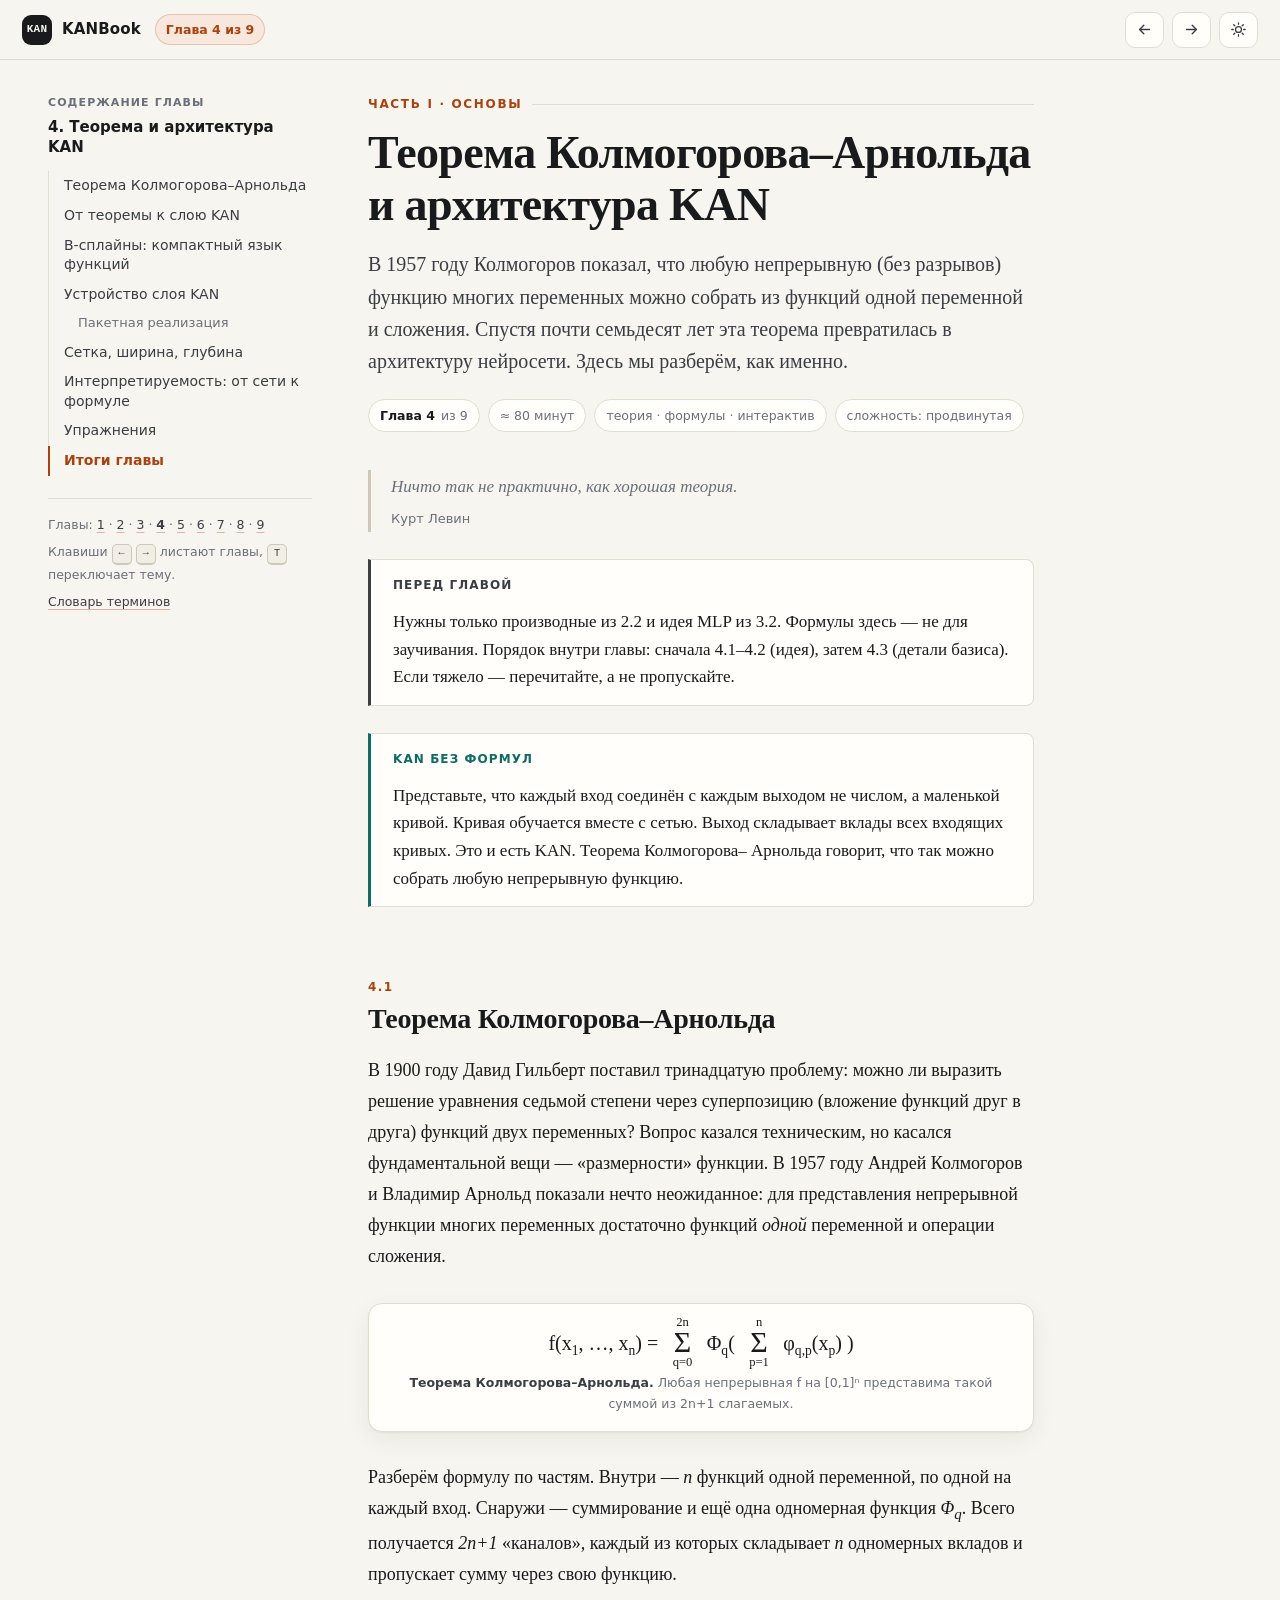
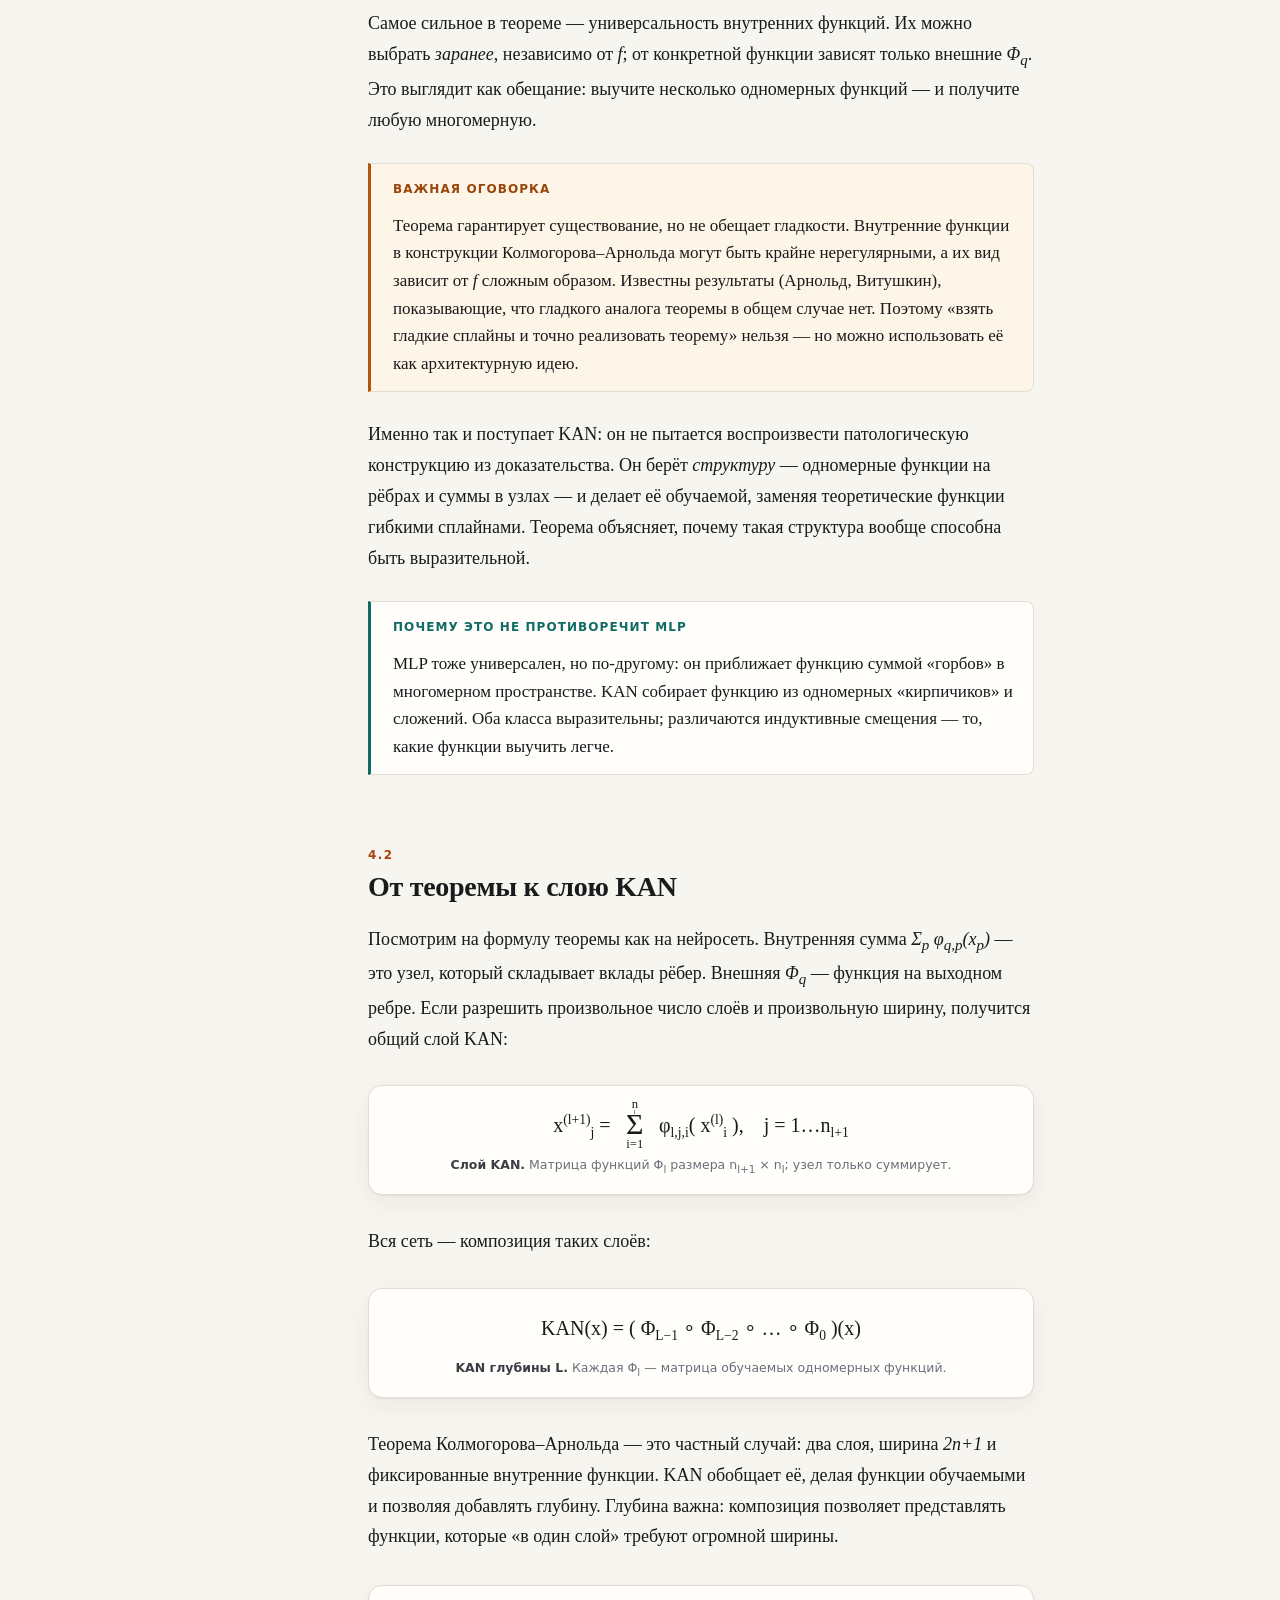
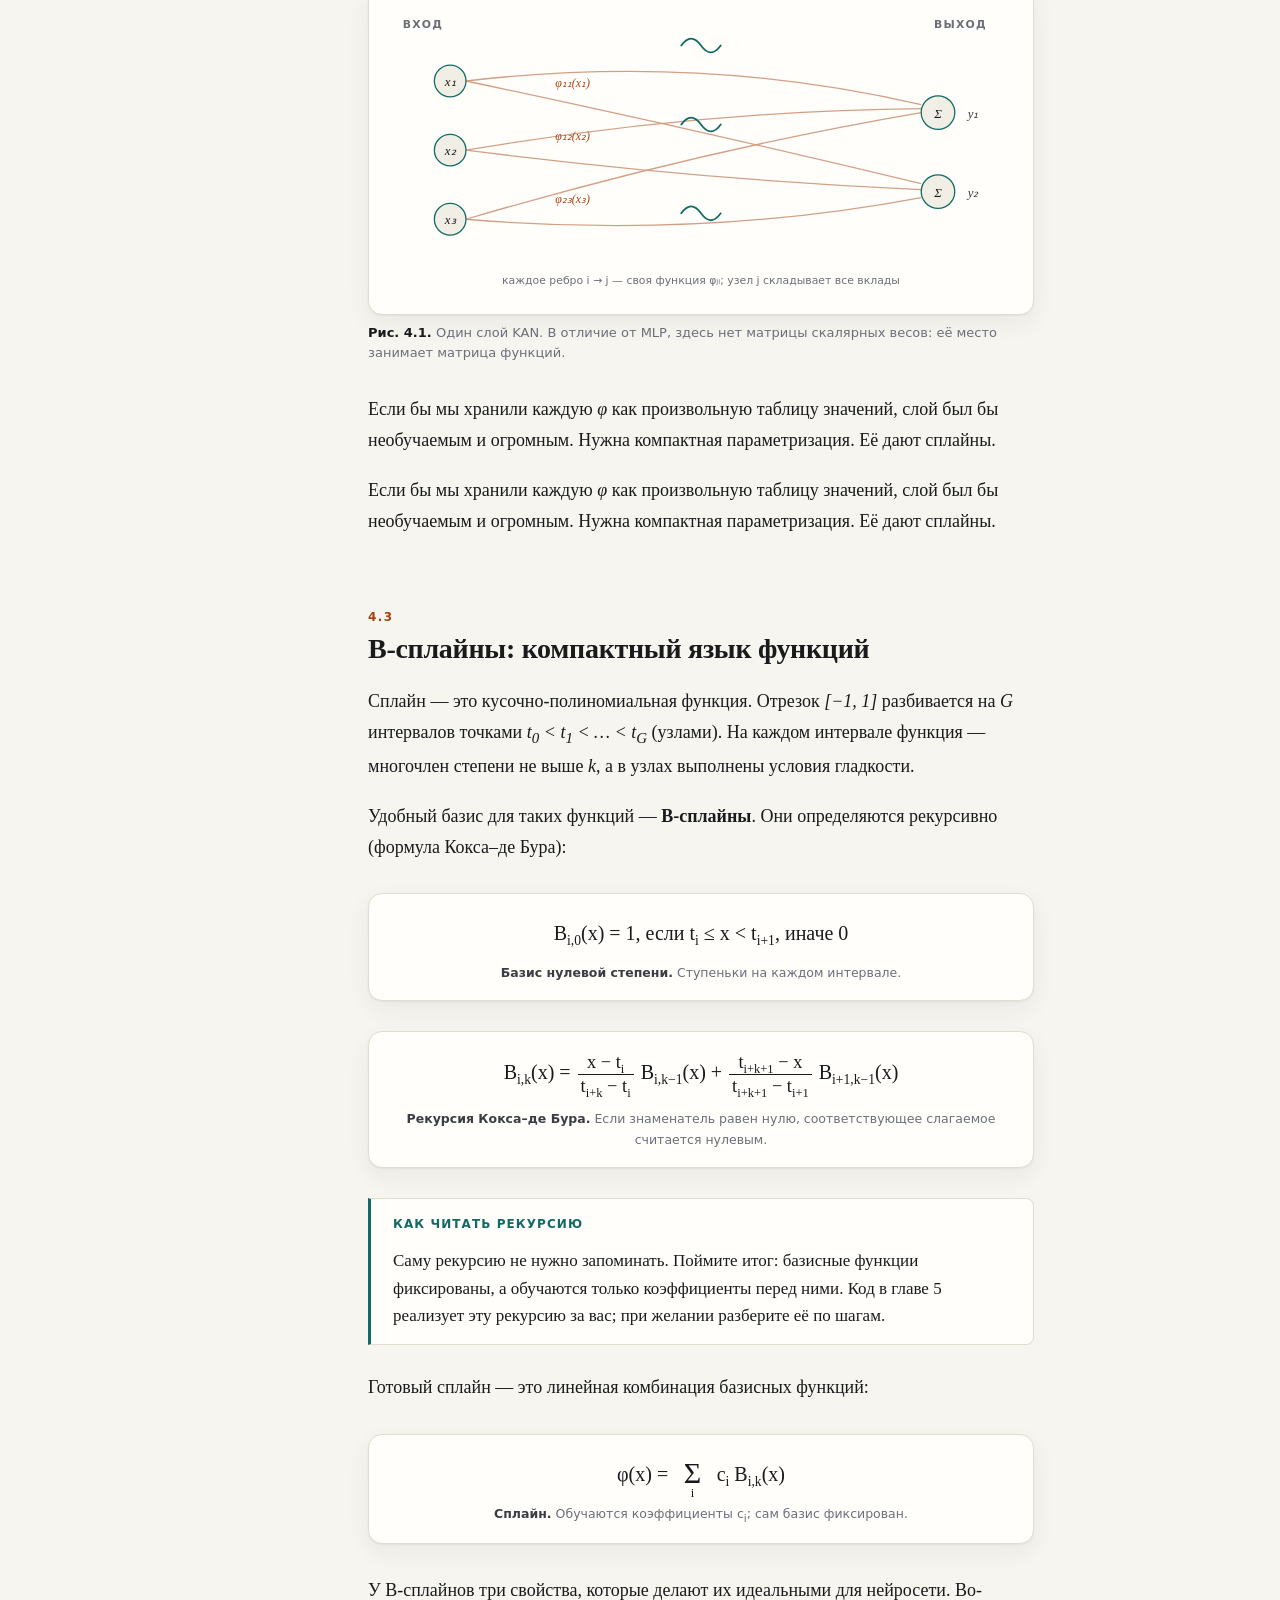
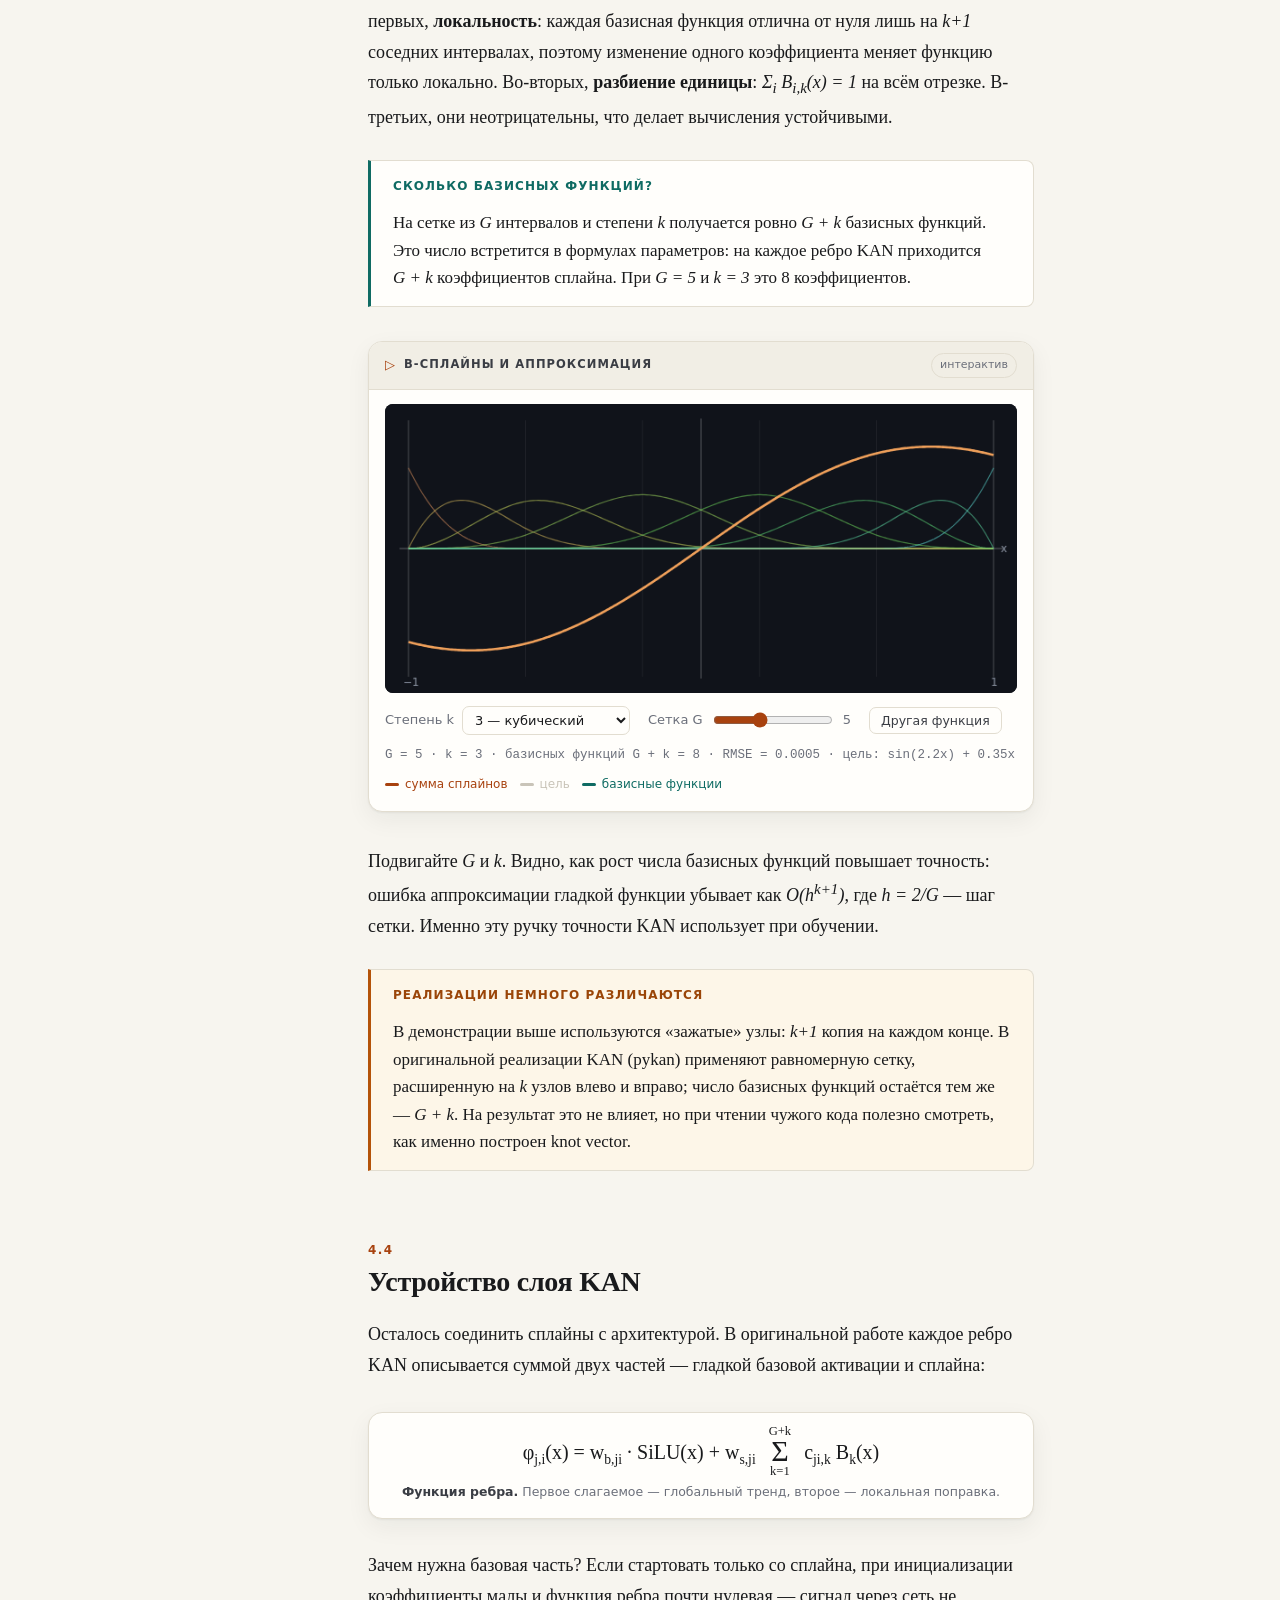
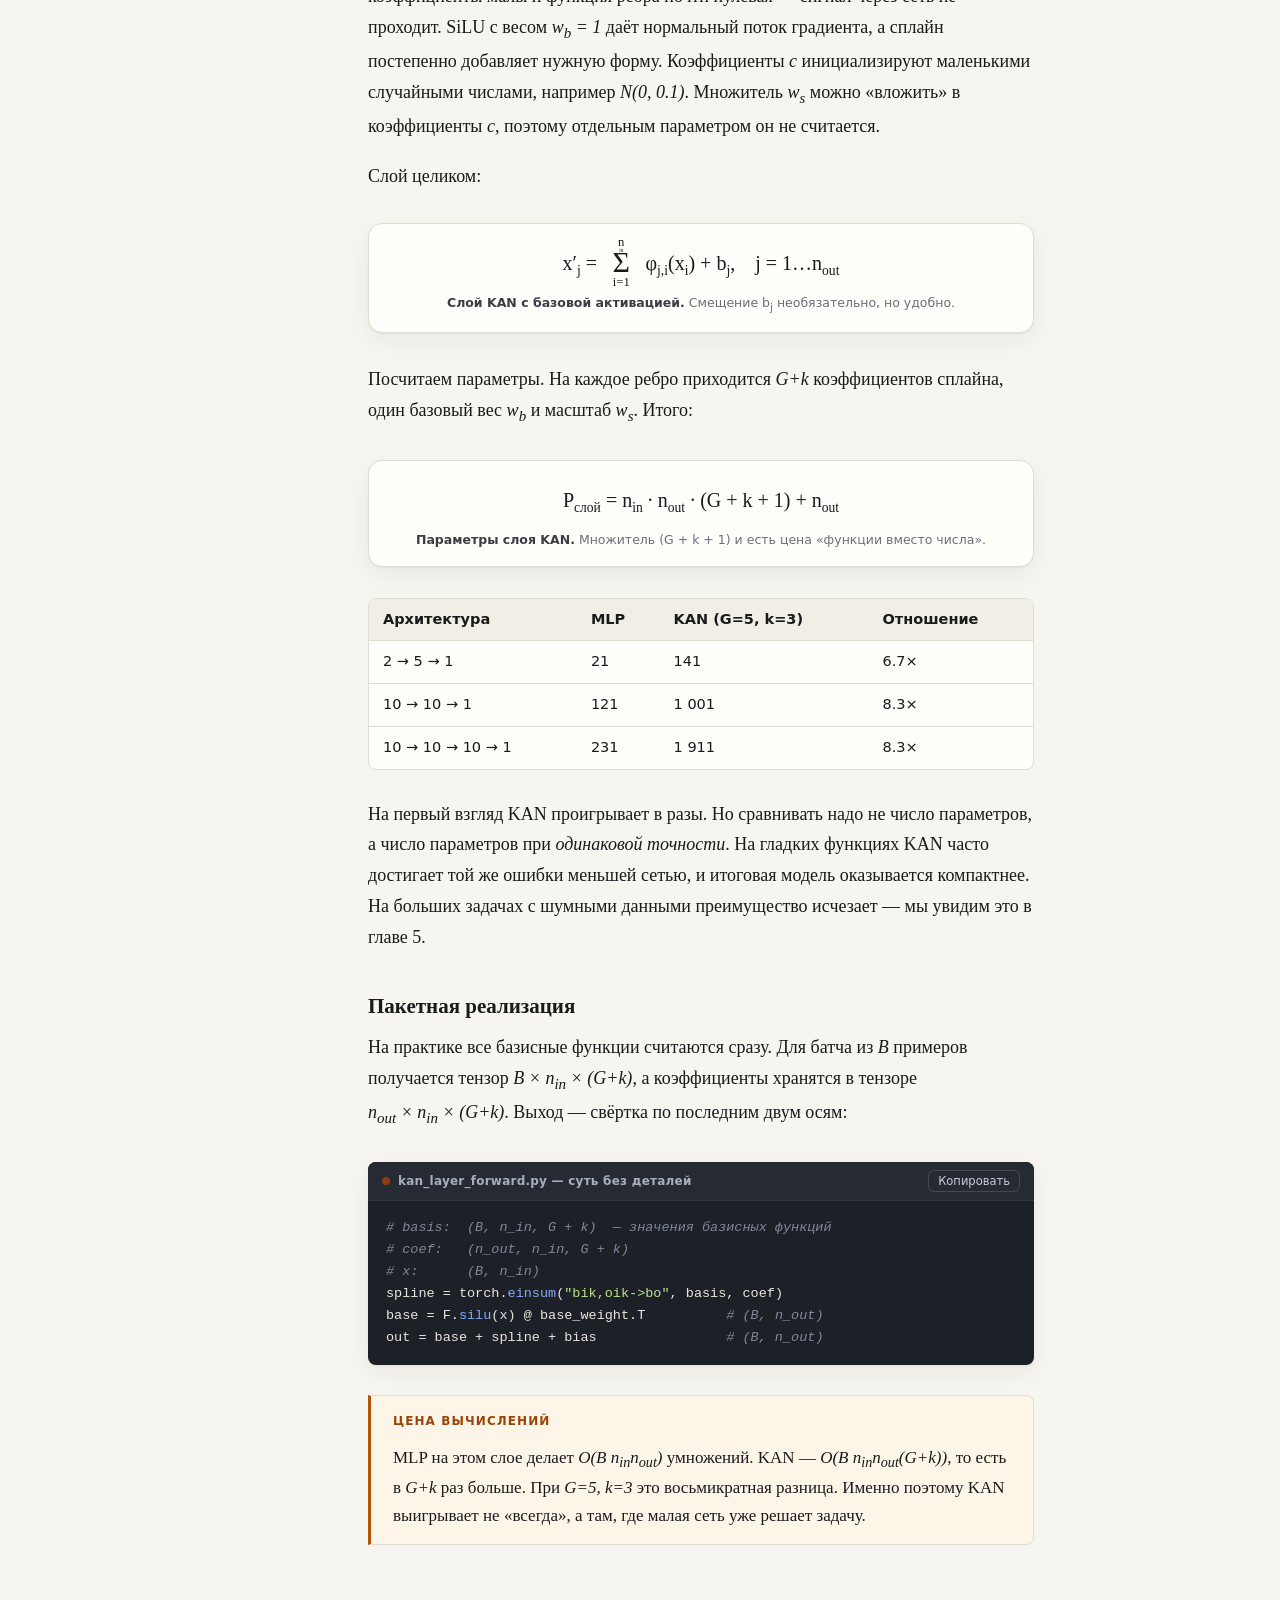
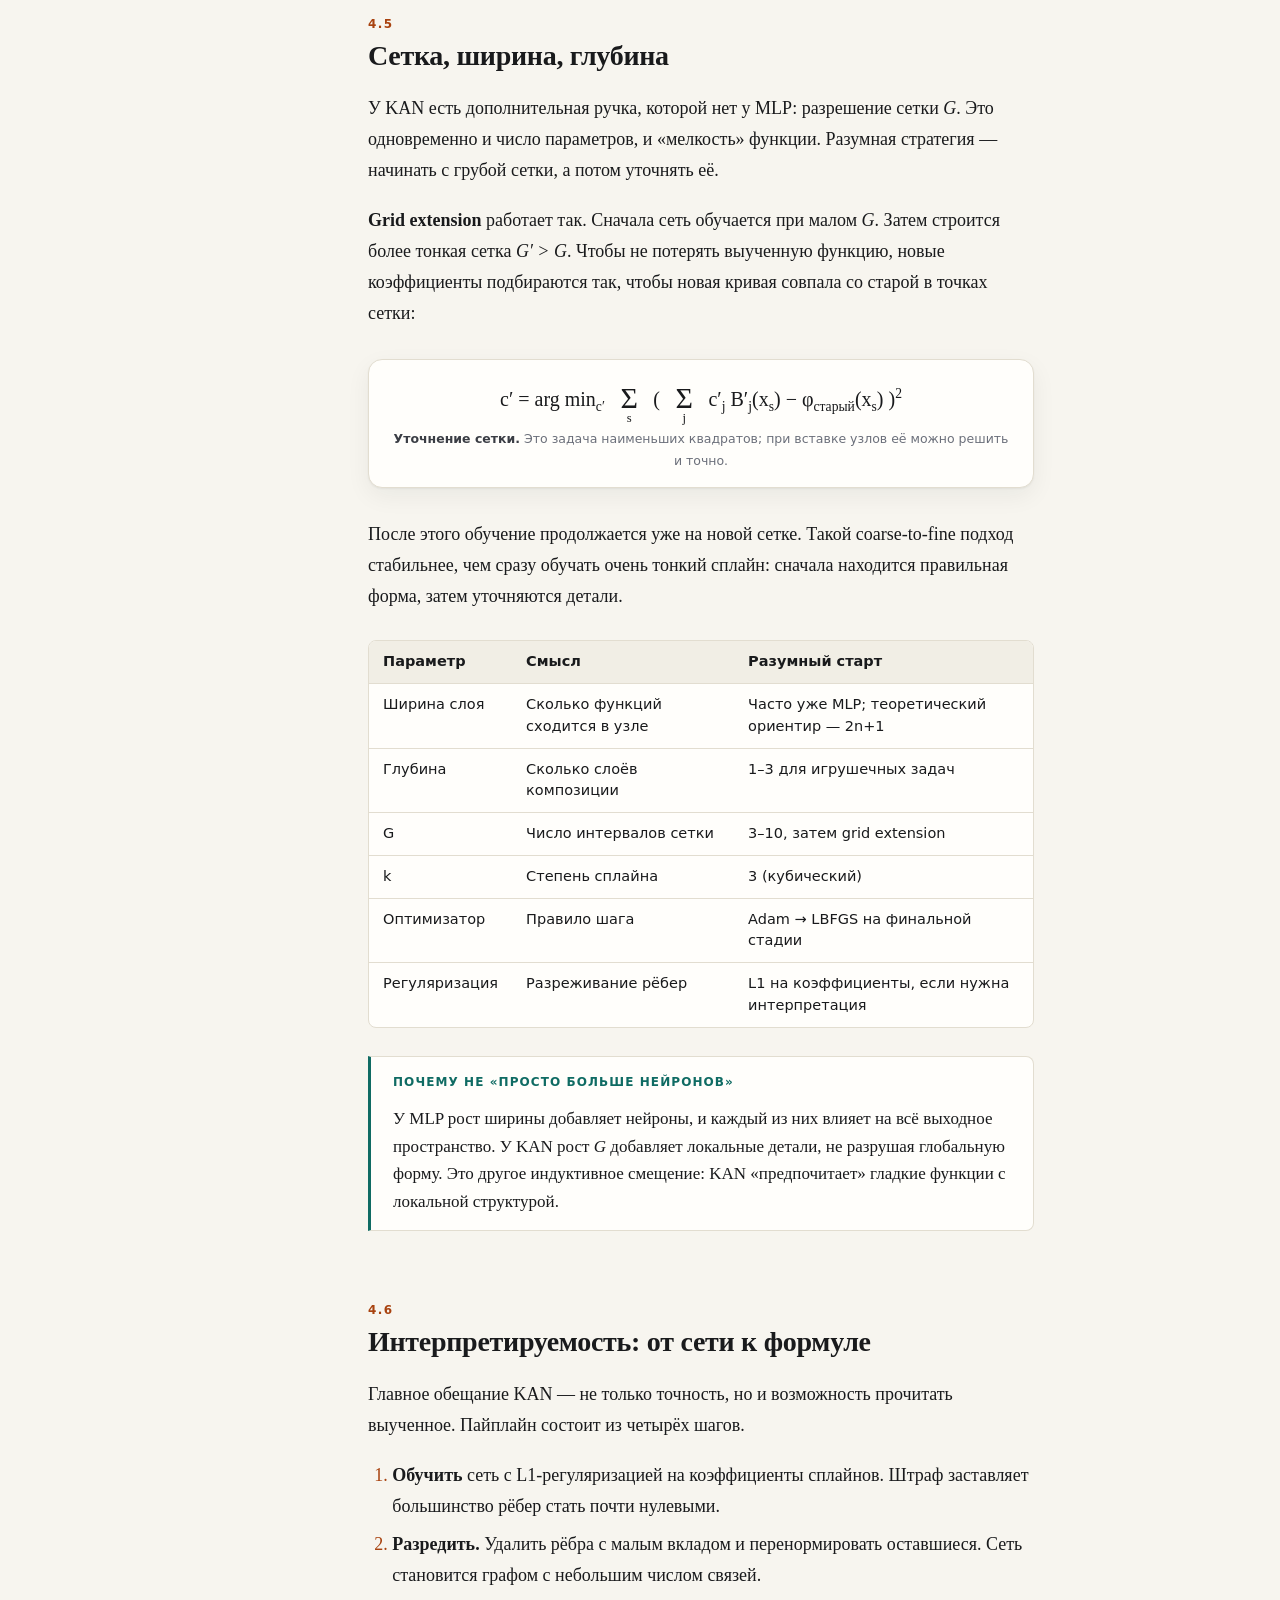
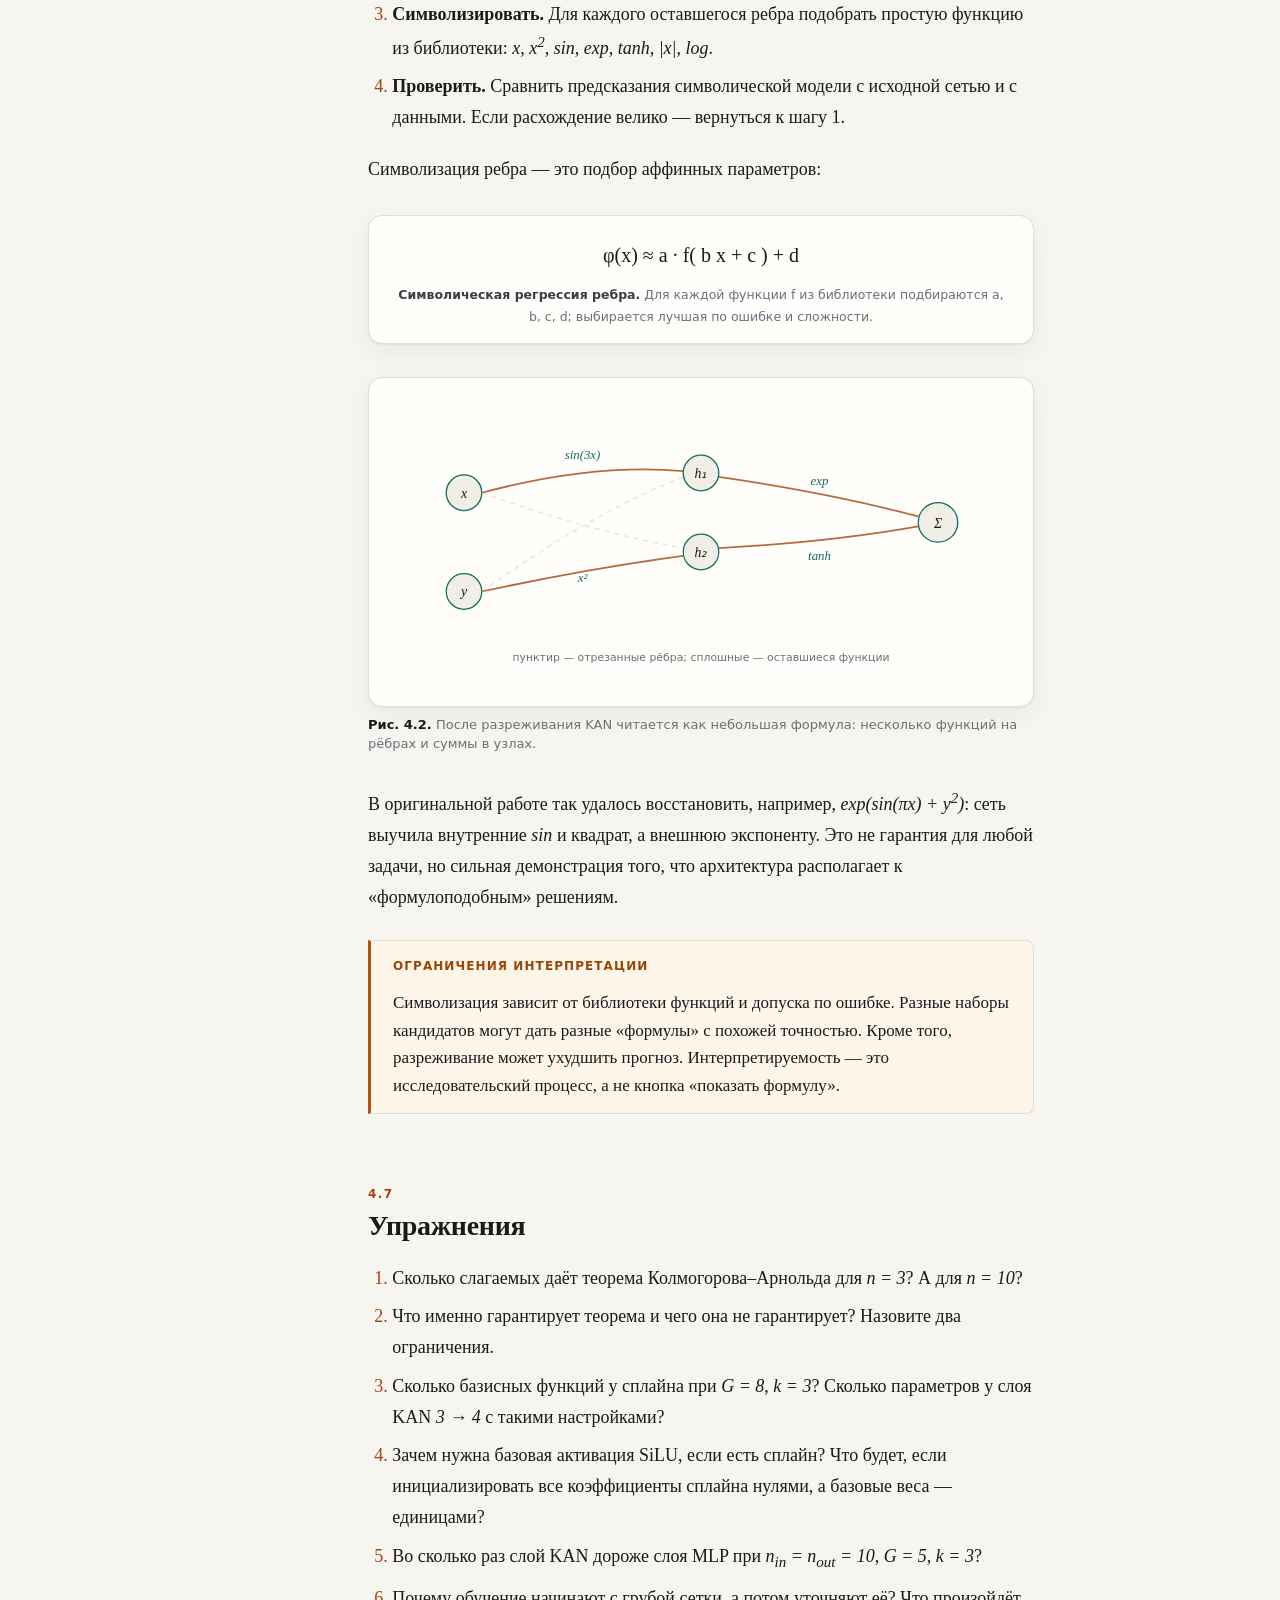
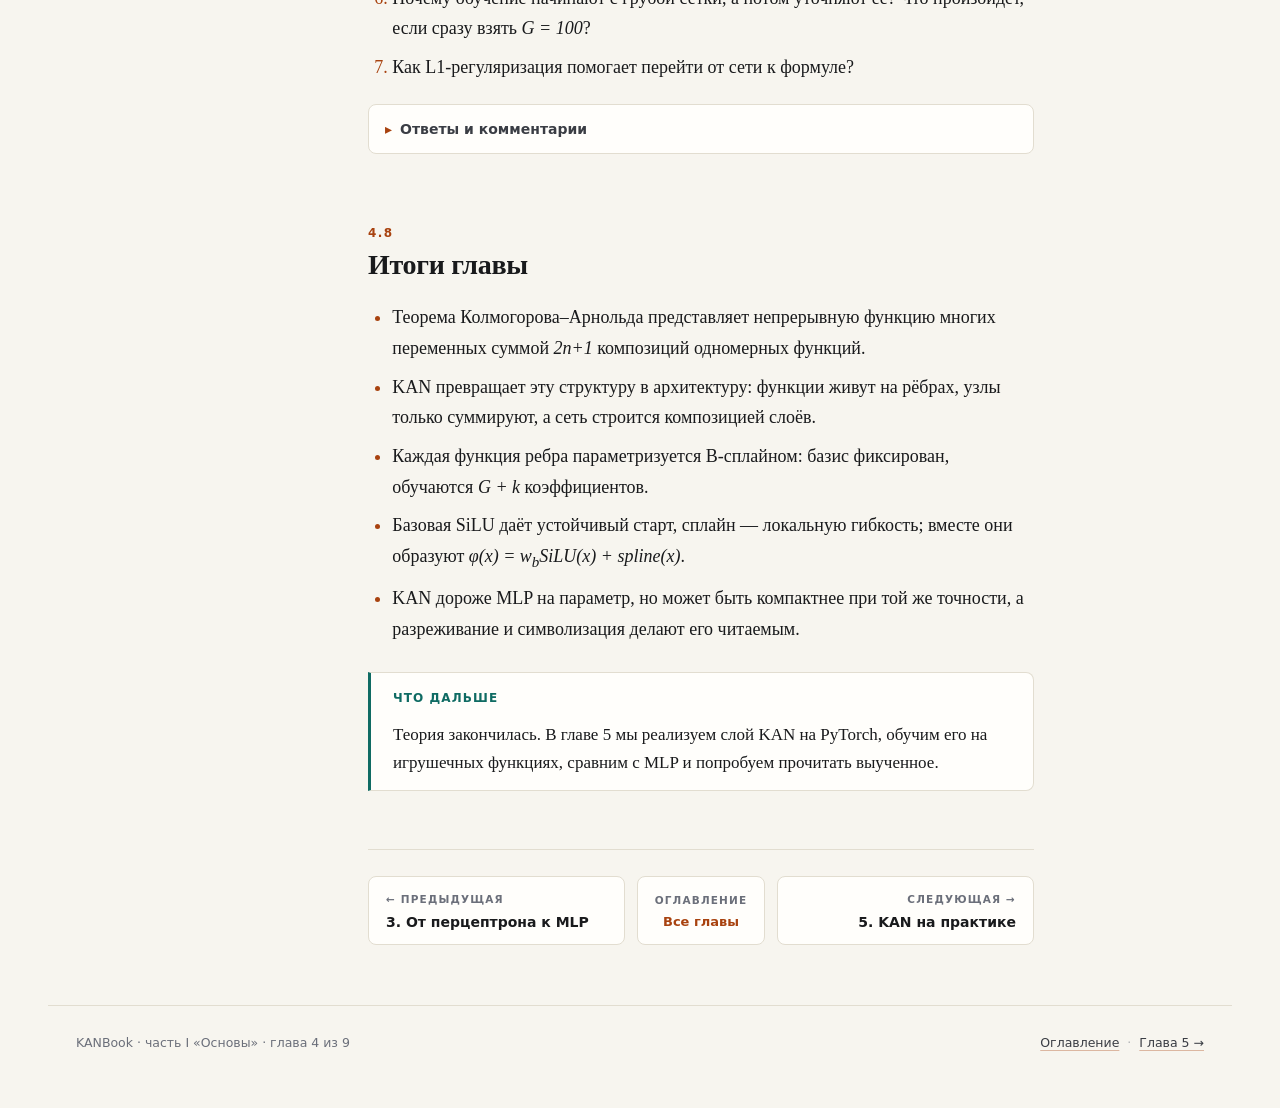
<file: chapter-4.html>
<!DOCTYPE html>
<html lang="ru" data-theme="light">
<head>
<meta charset="utf-8">
<meta name="viewport" content="width=device-width, initial-scale=1">
<title>Глава 4. Теорема Колмогорова–Арнольда и архитектура KAN — KANBook</title>
<meta name="description" content="Теорема Колмогорова–Арнольда, представление функций, B-сплайны, слой KAN, число параметров, grid extension и интерпретируемость.">
<meta name="theme-color" content="#f7f5ef">
<link rel="icon" href="data:image/svg+xml,%3Csvg%20xmlns='http://www.w3.org/2000/svg'%20viewBox='0%200%2032%2032'%3E%3Crect%20width='32'%20height='32'%20rx='8'%20fill='%23191a1c'/%3E%3Ctext%20x='16'%20y='21'%20font-family='monospace'%20font-size='9'%20font-weight='700'%20fill='%23f7f5ef'%20text-anchor='middle'%3EKAN%3C/text%3E%3C/svg%3E">
<script>
(function () {
  try {
    var saved = localStorage.getItem("kanbook-theme");
    if (!saved) {
      saved = window.matchMedia && window.matchMedia("(prefers-color-scheme: dark)").matches ? "dark" : "light";
    }
    document.documentElement.setAttribute("data-theme", saved);
  } catch (e) {}
})();
</script>
<link rel="stylesheet" href="assets/style.css">
</head>
<body>
<a class="skip-link" href="#main">Перейти к содержанию</a>

<header class="topbar">
  <button class="icon-btn menu-toggle" id="menu-toggle" type="button" aria-label="Открыть оглавление" aria-expanded="false" aria-controls="sidebar">
    <svg viewBox="0 0 24 24" fill="none" stroke="currentColor" stroke-width="1.9" stroke-linecap="round" aria-hidden="true"><path d="M4 7h16M4 12h16M4 17h16"/></svg>
  </button>
  <a class="brand" href="index.html">
    <span class="brand-mark">KAN</span>
    <span>KANBook</span>
  </a>
  <span class="chapter-chip">Глава 4 из 9</span>
  <span class="topbar-spacer"></span>
  <div class="topbar-actions">
    <a class="icon-btn" href="chapter-3.html" title="Предыдущая глава (←)" aria-label="Предыдущая глава">
      <svg viewBox="0 0 24 24" fill="none" stroke="currentColor" stroke-width="1.9" stroke-linecap="round" stroke-linejoin="round" aria-hidden="true"><path d="M19 12H5M11 6l-6 6 6 6"/></svg>
    </a>
    <a class="icon-btn" href="chapter-5.html" title="Следующая глава (→)" aria-label="Следующая глава">
      <svg viewBox="0 0 24 24" fill="none" stroke="currentColor" stroke-width="1.9" stroke-linecap="round" stroke-linejoin="round" aria-hidden="true"><path d="M5 12h14M13 6l6 6-6 6"/></svg>
    </a>
    <button class="icon-btn" id="theme-toggle" type="button" aria-label="Переключить тему" title="Тема (T)">
      <svg class="icon-sun" viewBox="0 0 24 24" fill="none" stroke="currentColor" stroke-width="1.8" stroke-linecap="round" aria-hidden="true"><circle cx="12" cy="12" r="4.2"/><path d="M12 2.5v2.2M12 19.3v2.2M2.5 12h2.2M19.3 12h2.2M5.2 5.2l1.6 1.6M17.2 17.2l1.6 1.6M18.8 5.2l-1.6 1.6M6.8 17.2l-1.6 1.6"/></svg>
      <svg class="icon-moon" viewBox="0 0 24 24" fill="none" stroke="currentColor" stroke-width="1.8" stroke-linecap="round" stroke-linejoin="round" aria-hidden="true"><path d="M20.5 14.2A8.6 8.6 0 1 1 9.8 3.5a7 7 0 0 0 10.7 10.7z"/></svg>
    </button>
  </div>
</header>

<div class="progress-track" aria-hidden="true"><div class="progress-bar" id="progress-bar"></div></div>

<div class="layout">
  <aside class="sidebar" id="sidebar">
    <p class="sidebar-title">Содержание главы</p>
    <p class="sidebar-chapter">4. Теорема и архитектура KAN</p>
    <nav id="sidebar-toc" aria-label="Содержание главы"></nav>
    <div class="sidebar-foot">
      <div>
        Главы:
        <a href="chapter-1.html">1</a> ·
        <a href="chapter-2.html">2</a> ·
        <a href="chapter-3.html">3</a> ·
        <a href="chapter-4.html"><strong>4</strong></a> ·
        <a href="chapter-5.html">5</a> ·
        <a href="chapter-6.html">6</a> ·
        <a href="chapter-7.html">7</a> ·
        <a href="chapter-8.html">8</a> ·
        <a href="chapter-9.html">9</a>
      </div>
      <div style="margin-top:8px">Клавиши <kbd>←</kbd> <kbd>→</kbd> листают главы, <kbd>T</kbd> переключает тему.</div>
      <div style="margin-top:8px"><a href="primer.html#s0-4">Словарь терминов</a></div>
    </div>
  </aside>
  <button class="sidebar-scrim" id="sidebar-scrim" type="button" aria-label="Закрыть меню"></button>

  <main class="content" id="main">
    <header class="book-header">
      <p class="eyebrow">Часть I · Основы</p>
      <h1>Теорема Колмогорова–Арнольда и архитектура KAN</h1>
      <p class="lead">
        В 1957 году Колмогоров показал, что любую непрерывную (без разрывов)
        функцию многих переменных можно собрать из функций одной переменной и
        сложения. Спустя почти семьдесят лет эта теорема превратилась в
        архитектуру нейросети. Здесь мы разберём, как именно.
      </p>
      <div class="meta-row">
        <span class="meta-chip"><strong>Глава 4</strong> из 9</span>
        <span class="meta-chip">≈ 80 минут</span>
        <span class="meta-chip">теория · формулы · интерактив</span>
        <span class="meta-chip">сложность: продвинутая</span>
      </div>
    </header>

    <article>
      <p class="epigraph">
        Ничто так не практично, как хорошая теория.
        <cite>Курт Левин</cite>
      </p>

      <div class="callout practice">
        <p class="callout-title">Перед главой</p>
        <p>
          Нужны только производные из 2.2 и идея MLP из 3.2. Формулы здесь — не
          для заучивания. Порядок внутри главы: сначала 4.1–4.2 (идея), затем
          4.3 (детали базиса). Если тяжело — перечитайте, а не пропускайте.
        </p>
      </div>

      <div class="callout note">
        <p class="callout-title">KAN без формул</p>
        <p>
          Представьте, что каждый вход соединён с каждым выходом не числом, а
          маленькой кривой. Кривая обучается вместе с сетью. Выход складывает
          вклады всех входящих кривых. Это и есть KAN. Теорема Колмогорова–
          Арнольда говорит, что так можно собрать любую непрерывную функцию.
        </p>
      </div>

      <h2 id="s4-1" data-num="4.1">Теорема Колмогорова–Арнольда</h2>

      <p>
        В 1900 году Давид Гильберт поставил тринадцатую проблему: можно ли
        выразить решение уравнения седьмой степени через суперпозицию (вложение
        функций друг в друга) функций двух переменных? Вопрос казался
        техническим, но касался фундаментальной вещи — «размерности» функции.
        В 1957 году Андрей Колмогоров и Владимир Арнольд показали нечто
        неожиданное: для представления непрерывной функции многих переменных
        достаточно функций <em>одной</em> переменной и операции сложения.
      </p>

      <div class="formula">
        <div class="formula-body">
          f(x<sub>1</sub>, …, x<sub>n</sub>) =
          <span class="big-op">Σ<sub>q=0</sub><sup>2n</sup></span>
          Φ<sub>q</sub>(
          <span class="big-op">Σ<sub>p=1</sub><sup>n</sup></span>
          φ<sub>q,p</sub>(x<sub>p</sub>)
          )
        </div>
        <div class="formula-caption"><strong>Теорема Колмогорова–Арнольда.</strong> Любая непрерывная f на [0,1]ⁿ представима такой суммой из 2n+1 слагаемых.</div>
      </div>

      <p>
        Разберём формулу по частям. Внутри — <span class="math">n</span> функций
        одной переменной, по одной на каждый вход. Снаружи — суммирование и ещё
        одна одномерная функция <span class="math">Φ<sub>q</sub></span>. Всего
        получается <span class="math">2n+1</span> «каналов», каждый из которых
        складывает <span class="math">n</span> одномерных вкладов и пропускает
        сумму через свою функцию.
      </p>

      <p>
        Самое сильное в теореме — универсальность внутренних функций. Их можно
        выбрать <em>заранее</em>, независимо от <span class="math">f</span>;
        от конкретной функции зависят только внешние
        <span class="math">Φ<sub>q</sub></span>. Это выглядит как обещание:
        выучите несколько одномерных функций — и получите любую многомерную.
      </p>

      <div class="callout warning">
        <p class="callout-title">Важная оговорка</p>
        <p>
          Теорема гарантирует существование, но не обещает гладкости. Внутренние
          функции в конструкции Колмогорова–Арнольда могут быть крайне
          нерегулярными, а их вид зависит от <span class="math">f</span> сложным
          образом. Известны результаты (Арнольд, Витушкин), показывающие, что
          гладкого аналога теоремы в общем случае нет. Поэтому «взять гладкие
          сплайны и точно реализовать теорему» нельзя — но можно использовать её
          как архитектурную идею.
        </p>
      </div>

      <p>
        Именно так и поступает KAN: он не пытается воспроизвести патологическую
        конструкцию из доказательства. Он берёт <em>структуру</em> — одномерные
        функции на рёбрах и суммы в узлах — и делает её обучаемой, заменяя
        теоретические функции гибкими сплайнами. Теорема объясняет, почему такая
        структура вообще способна быть выразительной.
      </p>

      <div class="callout note">
        <p class="callout-title">Почему это не противоречит MLP</p>
        <p>
          MLP тоже универсален, но по-другому: он приближает функцию суммой
          «горбов» в многомерном пространстве. KAN собирает функцию из одномерных
          «кирпичиков» и сложений. Оба класса выразительны; различаются
          индуктивные смещения — то, какие функции выучить легче.
        </p>
      </div>

      <h2 id="s4-2" data-num="4.2">От теоремы к слою KAN</h2>

      <p>
        Посмотрим на формулу теоремы как на нейросеть. Внутренняя сумма
        <span class="math">Σ<sub>p</sub> φ<sub>q,p</sub>(x<sub>p</sub>)</span>
        — это узел, который складывает вклады рёбер. Внешняя
        <span class="math">Φ<sub>q</sub></span> — функция на выходном ребре. Если
        разрешить произвольное число слоёв и произвольную ширину, получится общий
        слой KAN:
      </p>

      <div class="formula">
        <div class="formula-body">
          x<sup>(l+1)</sup><sub>j</sub> =
          <span class="big-op">Σ<sub>i=1</sub><sup>n<sub>l</sub></sup></span>
          φ<sub>l,j,i</sub>( x<sup>(l)</sup><sub>i</sub> ),
          &nbsp;&nbsp; j = 1…n<sub>l+1</sub>
        </div>
        <div class="formula-caption"><strong>Слой KAN.</strong> Матрица функций Φ<sub>l</sub> размера n<sub>l+1</sub> × n<sub>l</sub>; узел только суммирует.</div>
      </div>

      <p>
        Вся сеть — композиция таких слоёв:
      </p>

      <div class="formula">
        <div class="formula-body">
          KAN(x) = ( Φ<sub>L−1</sub> ∘ Φ<sub>L−2</sub> ∘ … ∘ Φ<sub>0</sub> )(x)
        </div>
        <div class="formula-caption"><strong>KAN глубины L.</strong> Каждая Φ<sub>l</sub> — матрица обучаемых одномерных функций.</div>
      </div>

      <p>
        Теорема Колмогорова–Арнольда — это частный случай: два слоя, ширина
        <span class="math">2n+1</span> и фиксированные внутренние функции. KAN
        обобщает её, делая функции обучаемыми и позволяя добавлять глубину.
        Глубина важна: композиция позволяет представлять функции, которые
        «в один слой» требуют огромной ширины.
      </p>

      <div class="figure">
        <div class="figure-frame">
          <svg viewBox="0 0 640 300" role="img" aria-label="Слой KAN: входы, обучаемые функции на рёбрах, суммы в выходах">
            <text x="18" y="26" font-family="system-ui, sans-serif" font-size="11" font-weight="700" fill="var(--muted)" letter-spacing="1.2">ВХОД</text>
            <text x="556" y="26" font-family="system-ui, sans-serif" font-size="11" font-weight="700" fill="var(--muted)" letter-spacing="1.2">ВЫХОД</text>

            <g fill="var(--surface-2)" stroke="var(--accent-2)" stroke-width="1.3">
              <circle cx="66" cy="80" r="16"/><circle cx="66" cy="150" r="16"/><circle cx="66" cy="220" r="16"/>
              <circle cx="560" cy="112" r="17"/><circle cx="560" cy="192" r="17"/>
            </g>

            <g font-family="Georgia, serif" font-size="13" font-style="italic" text-anchor="middle" fill="var(--ink)">
              <text x="66" y="85">x₁</text><text x="66" y="155">x₂</text><text x="66" y="225">x₃</text>
              <text x="560" y="117">Σ</text><text x="560" y="197">Σ</text>
            </g>

            <g font-family="Georgia, serif" font-size="13" font-style="italic" fill="var(--ink-soft)">
              <text x="590" y="117">y₁</text><text x="590" y="197">y₂</text>
            </g>

            <g fill="none" stroke="var(--accent)" stroke-width="1.3" opacity="0.5">
              <path d="M82 80 Q 320 52, 543 104"/>
              <path d="M82 80 Q 320 130, 543 184"/>
              <path d="M82 150 Q 320 110, 543 108"/>
              <path d="M82 150 Q 320 180, 543 190"/>
              <path d="M82 220 Q 320 150, 543 112"/>
              <path d="M82 220 Q 320 240, 543 198"/>
            </g>

            <g fill="none" stroke="var(--accent-2)" stroke-width="1.8" stroke-linecap="round">
              <path d="M300 44 q 10 -14 20 0 t 20 0"/>
              <path d="M300 124 q 10 -14 20 0 t 20 0"/>
              <path d="M300 214 q 10 -14 20 0 t 20 0"/>
            </g>

            <g font-family="Georgia, serif" font-size="12" font-style="italic" fill="var(--accent)" text-anchor="middle">
              <text x="190" y="86">φ₁₁(x₁)</text>
              <text x="190" y="140">φ₁₂(x₂)</text>
              <text x="190" y="204">φ₂₃(x₃)</text>
            </g>

            <text x="320" y="286" font-family="system-ui, sans-serif" font-size="11" fill="var(--muted)" text-anchor="middle">
              каждое ребро i → j — своя функция φⱼᵢ; узел j складывает все вклады
            </text>
          </svg>
        </div>
        <figcaption><strong>Рис. 4.1.</strong> Один слой KAN. В отличие от MLP, здесь нет матрицы скалярных весов: её место занимает матрица функций.</figcaption>
      </div>

      <p>
        Если бы мы хранили каждую <span class="math">φ</span> как произвольную
        таблицу значений, слой был бы необучаемым и огромным. Нужна компактная
        параметризация. Её дают сплайны.
      </p>
      <p>
        Если бы мы хранили каждую <span class="math">φ</span> как произвольную
        таблицу значений, слой был бы необучаемым и огромным. Нужна компактная
        параметризация. Её дают сплайны.
      </p>

      <h2 id="s4-3" data-num="4.3">B-сплайны: компактный язык функций</h2>

      <p>
        Сплайн — это кусочно-полиномиальная функция. Отрезок
        <span class="math">[−1, 1]</span> разбивается на <span class="math">G</span>
        интервалов точками <span class="math">t<sub>0</sub> &lt; t<sub>1</sub> &lt; … &lt; t<sub>G</sub></span>
        (узлами). На каждом интервале функция — многочлен степени не выше
        <span class="math">k</span>, а в узлах выполнены условия гладкости.
      </p>

      <p>
        Удобный базис для таких функций — <strong>B-сплайны</strong>. Они
        определяются рекурсивно (формула Кокса–де Бура):
      </p>

      <div class="formula">
        <div class="formula-body">
          B<sub>i,0</sub>(x) = 1, если t<sub>i</sub> ≤ x &lt; t<sub>i+1</sub>, иначе 0
        </div>
        <div class="formula-caption"><strong>Базис нулевой степени.</strong> Ступеньки на каждом интервале.</div>
      </div>

      <div class="formula">
        <div class="formula-body">
          B<sub>i,k</sub>(x) =
          <span class="frac"><span class="num">x − t<sub>i</sub></span><span class="den">t<sub>i+k</sub> − t<sub>i</sub></span></span>
          B<sub>i,k−1</sub>(x) +
          <span class="frac"><span class="num">t<sub>i+k+1</sub> − x</span><span class="den">t<sub>i+k+1</sub> − t<sub>i+1</sub></span></span>
          B<sub>i+1,k−1</sub>(x)
        </div>
        <div class="formula-caption"><strong>Рекурсия Кокса–де Бура.</strong> Если знаменатель равен нулю, соответствующее слагаемое считается нулевым.</div>
      </div>

      <div class="callout note">
        <p class="callout-title">Как читать рекурсию</p>
        <p>
          Саму рекурсию не нужно запоминать. Поймите итог: базисные функции
          фиксированы, а обучаются только коэффициенты перед ними. Код в главе 5
          реализует эту рекурсию за вас; при желании разберите её по шагам.
        </p>
      </div>

      <p>
        Готовый сплайн — это линейная комбинация базисных функций:
      </p>

      <div class="formula">
        <div class="formula-body">
          φ(x) = <span class="big-op">Σ<sub>i</sub></span>
          c<sub>i</sub> B<sub>i,k</sub>(x)
        </div>
        <div class="formula-caption"><strong>Сплайн.</strong> Обучаются коэффициенты c<sub>i</sub>; сам базис фиксирован.</div>
      </div>

      <p>
        У B-сплайнов три свойства, которые делают их идеальными для нейросети.
        Во-первых, <strong>локальность</strong>: каждая базисная функция
        отлична от нуля лишь на <span class="math">k+1</span> соседних интервалах,
        поэтому изменение одного коэффициента меняет функцию только локально.
        Во-вторых, <strong>разбиение единицы</strong>:
        <span class="math">Σ<sub>i</sub> B<sub>i,k</sub>(x) = 1</span> на всём
        отрезке. В-третьих, они неотрицательны, что делает вычисления устойчивыми.
      </p>

      <div class="callout note">
        <p class="callout-title">Сколько базисных функций?</p>
        <p>
          На сетке из <span class="math">G</span> интервалов и степени
          <span class="math">k</span> получается ровно
          <span class="math">G + k</span> базисных функций. Это число встретится
          в формулах параметров: на каждое ребро KAN приходится
          <span class="math">G + k</span> коэффициентов сплайна. При
          <span class="math">G = 5</span> и <span class="math">k = 3</span> это 8
          коэффициентов.
        </p>
      </div>

      <div class="demo" data-demo="spline">
        <div class="demo-head">
          <span class="demo-title">B-сплайны и аппроксимация</span>
          <span class="demo-tag">интерактив</span>
        </div>
        <div class="demo-body">
          <canvas class="demo-canvas" width="700" height="320" aria-label="Базисные функции B-сплайна и приближение целевой функции"></canvas>
          <div class="demo-controls">
            <label class="control">
              Степень k
              <select data-spline-degree>
                <option value="1">1 — линейный</option>
                <option value="2">2 — квадратичный</option>
                <option value="3" selected>3 — кубический</option>
              </select>
            </label>
            <label class="control">
              Сетка G
              <input type="range" data-spline-grid min="2" max="10" step="1" value="5">
              <span data-grid-value>5</span>
            </label>
            <button class="btn-sm" type="button" data-action="target">Другая функция</button>
          </div>
          <div class="demo-output"></div>
          <div class="demo-legend">
            <span style="color:var(--accent)"><span class="legend-swatch"></span> сумма сплайнов</span>
            <span style="color:#c9c4b8"><span class="legend-swatch"></span> цель</span>
            <span style="color:var(--accent-2)"><span class="legend-swatch"></span> базисные функции</span>
          </div>
        </div>
      </div>

      <p>
        Подвигайте <span class="math">G</span> и <span class="math">k</span>.
        Видно, как рост числа базисных функций повышает точность: ошибка
        аппроксимации гладкой функции убывает как
        <span class="math">O(h<sup>k+1</sup>)</span>, где
        <span class="math">h = 2/G</span> — шаг сетки. Именно эту ручку точности
        KAN использует при обучении.
      </p>

      <div class="callout warning">
        <p class="callout-title">Реализации немного различаются</p>
        <p>
          В демонстрации выше используются «зажатые» узлы: <span class="math">k+1</span>
          копия на каждом конце. В оригинальной реализации KAN (pykan) применяют
          равномерную сетку, расширенную на <span class="math">k</span> узлов
          влево и вправо; число базисных функций остаётся тем же —
          <span class="math">G + k</span>. На результат это не влияет, но при
          чтении чужого кода полезно смотреть, как именно построен knot vector.
        </p>
      </div>

      <h2 id="s4-4" data-num="4.4">Устройство слоя KAN</h2>

      <p>
        Осталось соединить сплайны с архитектурой. В оригинальной работе каждое
        ребро KAN описывается суммой двух частей — гладкой базовой активации и
        сплайна:
      </p>

      <div class="formula">
        <div class="formula-body">
          φ<sub>j,i</sub>(x) = w<sub>b,ji</sub> · SiLU(x) +
          w<sub>s,ji</sub>
          <span class="big-op">Σ<sub>k=1</sub><sup>G+k</sup></span>
          c<sub>ji,k</sub> B<sub>k</sub>(x)
        </div>
        <div class="formula-caption"><strong>Функция ребра.</strong> Первое слагаемое — глобальный тренд, второе — локальная поправка.</div>
      </div>

      <p>
        Зачем нужна базовая часть? Если стартовать только со сплайна, при
        инициализации коэффициенты малы и функция ребра почти нулевая — сигнал
        через сеть не проходит. SiLU с весом <span class="math">w<sub>b</sub> = 1</span>
        даёт нормальный поток градиента, а сплайн постепенно добавляет нужную
        форму. Коэффициенты <span class="math">c</span> инициализируют маленькими
        случайными числами, например <span class="math">N(0, 0.1)</span>.
        Множитель <span class="math">w<sub>s</sub></span> можно «вложить» в
        коэффициенты <span class="math">c</span>, поэтому отдельным параметром он
        не считается.
      </p>

      <p>
        Слой целиком:
      </p>

      <div class="formula">
        <div class="formula-body">
          x′<sub>j</sub> =
          <span class="big-op">Σ<sub>i=1</sub><sup>n<sub>in</sub></sup></span>
          φ<sub>j,i</sub>(x<sub>i</sub>) + b<sub>j</sub>,
          &nbsp;&nbsp; j = 1…n<sub>out</sub>
        </div>
        <div class="formula-caption"><strong>Слой KAN с базовой активацией.</strong> Смещение b<sub>j</sub> необязательно, но удобно.</div>
      </div>

      <p>
        Посчитаем параметры. На каждое ребро приходится
        <span class="math">G+k</span> коэффициентов сплайна, один базовый вес
        <span class="math">w<sub>b</sub></span> и масштаб
        <span class="math">w<sub>s</sub></span>. Итого:
      </p>

      <div class="formula">
        <div class="formula-body">
          P<sub>слой</sub> = n<sub>in</sub> · n<sub>out</sub> · (G + k + 1)
          + n<sub>out</sub>
        </div>
        <div class="formula-caption"><strong>Параметры слоя KAN.</strong> Множитель (G + k + 1) и есть цена «функции вместо числа».</div>
      </div>

      <div class="table-wrap">
        <table>
          <thead>
            <tr><th>Архитектура</th><th>MLP</th><th>KAN (G=5, k=3)</th><th>Отношение</th></tr>
          </thead>
          <tbody>
            <tr><td>2 → 5 → 1</td><td>21</td><td>141</td><td>6.7×</td></tr>
            <tr><td>10 → 10 → 1</td><td>121</td><td>1 001</td><td>8.3×</td></tr>
            <tr><td>10 → 10 → 10 → 1</td><td>231</td><td>1 911</td><td>8.3×</td></tr>
          </tbody>
        </table>
      </div>

      <p>
        На первый взгляд KAN проигрывает в разы. Но сравнивать надо не число
        параметров, а число параметров при <em>одинаковой точности</em>. На
        гладких функциях KAN часто достигает той же ошибки меньшей сетью, и
        итоговая модель оказывается компактнее. На больших задачах с шумными
        данными преимущество исчезает — мы увидим это в главе 5.
      </p>

      <h3 id="s4-4-1">Пакетная реализация</h3>

      <p>
        На практике все базисные функции считаются сразу. Для батча из
        <span class="math">B</span> примеров получается тензор
        <span class="math">B × n<sub>in</sub> × (G+k)</span>, а коэффициенты
        хранятся в тензоре
        <span class="math">n<sub>out</sub> × n<sub>in</sub> × (G+k)</span>.
        Выход — свёртка по последним двум осям:
      </p>

      <div class="code-block">
        <div class="code-head">
          <span class="code-title">kan_layer_forward.py — суть без деталей</span>
          <button class="copy-btn" type="button">Копировать</button>
        </div>
        <pre><code class="language-python"># basis:  (B, n_in, G + k)  — значения базисных функций
# coef:   (n_out, n_in, G + k)
# x:      (B, n_in)
spline = torch.einsum("bik,oik->bo", basis, coef)
base = F.silu(x) @ base_weight.T          # (B, n_out)
out = base + spline + bias                # (B, n_out)</code></pre>
      </div>

      <div class="callout warning">
        <p class="callout-title">Цена вычислений</p>
        <p>
          MLP на этом слое делает <span class="math">O(B n<sub>in</sub>n<sub>out</sub>)</span>
          умножений. KAN — <span class="math">O(B n<sub>in</sub>n<sub>out</sub>(G+k))</span>,
          то есть в <span class="math">G+k</span> раз больше. При
          <span class="math">G=5, k=3</span> это восьмикратная разница. Именно
          поэтому KAN выигрывает не «всегда», а там, где малая сеть уже решает
          задачу.
        </p>
      </div>

      <h2 id="s4-5" data-num="4.5">Сетка, ширина, глубина</h2>

      <p>
        У KAN есть дополнительная ручка, которой нет у MLP: разрешение сетки
        <span class="math">G</span>. Это одновременно и число параметров, и
        «мелкость» функции. Разумная стратегия — начинать с грубой сетки, а потом
        уточнять её.
      </p>

      <p>
        <strong>Grid extension</strong> работает так. Сначала сеть обучается при
        малом <span class="math">G</span>. Затем строится более тонкая сетка
        <span class="math">G′ &gt; G</span>. Чтобы не потерять выученную функцию,
        новые коэффициенты подбираются так, чтобы новая кривая совпала со старой
        в точках сетки:
      </p>

      <div class="formula">
        <div class="formula-body">
          c′ = arg min<sub>c′</sub>
          <span class="big-op">Σ<sub>s</sub></span>
          ( <span class="big-op">Σ<sub>j</sub></span> c′<sub>j</sub> B′<sub>j</sub>(x<sub>s</sub>)
          − φ<sub>старый</sub>(x<sub>s</sub>) )<sup>2</sup>
        </div>
        <div class="formula-caption"><strong>Уточнение сетки.</strong> Это задача наименьших квадратов; при вставке узлов её можно решить и точно.</div>
      </div>

      <p>
        После этого обучение продолжается уже на новой сетке. Такой
        coarse-to-fine подход стабильнее, чем сразу обучать очень тонкий сплайн:
        сначала находится правильная форма, затем уточняются детали.
      </p>

      <div class="table-wrap">
        <table>
          <thead>
            <tr><th>Параметр</th><th>Смысл</th><th>Разумный старт</th></tr>
          </thead>
          <tbody>
            <tr><td>Ширина слоя</td><td>Сколько функций сходится в узле</td><td>Часто уже MLP; теоретический ориентир — 2n+1</td></tr>
            <tr><td>Глубина</td><td>Сколько слоёв композиции</td><td>1–3 для игрушечных задач</td></tr>
            <tr><td>G</td><td>Число интервалов сетки</td><td>3–10, затем grid extension</td></tr>
            <tr><td>k</td><td>Степень сплайна</td><td>3 (кубический)</td></tr>
            <tr><td>Оптимизатор</td><td>Правило шага</td><td>Adam → LBFGS на финальной стадии</td></tr>
            <tr><td>Регуляризация</td><td>Разреживание рёбер</td><td>L1 на коэффициенты, если нужна интерпретация</td></tr>
          </tbody>
        </table>
      </div>

      <div class="callout note">
        <p class="callout-title">Почему не «просто больше нейронов»</p>
        <p>
          У MLP рост ширины добавляет нейроны, и каждый из них влияет на всё
          выходное пространство. У KAN рост <span class="math">G</span> добавляет
          локальные детали, не разрушая глобальную форму. Это другое индуктивное
          смещение: KAN «предпочитает» гладкие функции с локальной структурой.
        </p>
      </div>

      <h2 id="s4-6" data-num="4.6">Интерпретируемость: от сети к формуле</h2>

      <p>
        Главное обещание KAN — не только точность, но и возможность прочитать
        выученное. Пайплайн состоит из четырёх шагов.
      </p>

      <ol>
        <li>
          <strong>Обучить</strong> сеть с L1-регуляризацией на коэффициенты
          сплайнов. Штраф заставляет большинство рёбер стать почти нулевыми.
        </li>
        <li>
          <strong>Разредить.</strong> Удалить рёбра с малым вкладом и
          перенормировать оставшиеся. Сеть становится графом с небольшим числом
          связей.
        </li>
        <li>
          <strong>Символизировать.</strong> Для каждого оставшегося ребра
          подобрать простую функцию из библиотеки: <span class="math">x</span>,
          <span class="math">x<sup>2</sup></span>, <span class="math">sin</span>,
          <span class="math">exp</span>, <span class="math">tanh</span>,
          <span class="math">|x|</span>, <span class="math">log</span>.
        </li>
        <li>
          <strong>Проверить.</strong> Сравнить предсказания символической модели с
          исходной сетью и с данными. Если расхождение велико — вернуться к шагу 1.
        </li>
      </ol>

      <p>
        Символизация ребра — это подбор аффинных параметров:
      </p>

      <div class="formula">
        <div class="formula-body">
          φ(x) ≈ a · f( b x + c ) + d
        </div>
        <div class="formula-caption"><strong>Символическая регрессия ребра.</strong> Для каждой функции f из библиотеки подбираются a, b, c, d; выбирается лучшая по ошибке и сложности.</div>
      </div>

      <div class="figure">
        <div class="figure-frame">
          <svg viewBox="0 0 640 300" role="img" aria-label="Разреженная KAN-сеть с подписями функций на рёбрах">
            <g fill="var(--surface-2)" stroke="var(--accent-2)" stroke-width="1.3">
              <circle cx="80" cy="100" r="18"/><circle cx="80" cy="200" r="18"/>
              <circle cx="320" cy="80" r="18"/><circle cx="320" cy="160" r="18"/>
              <circle cx="560" cy="130" r="20"/>
            </g>

            <g font-family="Georgia, serif" font-size="14" font-style="italic" fill="var(--ink)" text-anchor="middle">
              <text x="80" y="105">x</text><text x="80" y="205">y</text>
              <text x="320" y="85">h₁</text><text x="320" y="165">h₂</text>
              <text x="560" y="136">Σ</text>
            </g>

            <g fill="none" stroke="var(--accent)" stroke-width="1.8" opacity="0.8">
              <path d="M98 100 Q 210 70, 302 78"/>
              <path d="M98 200 Q 210 176, 302 164"/>
              <path d="M338 84 Q 450 100, 540 124"/>
              <path d="M338 156 Q 450 150, 540 134"/>
            </g>

            <g fill="none" stroke="var(--line-strong)" stroke-width="1.4" stroke-dasharray="5 5" opacity="0.5">
              <path d="M98 100 Q 210 140, 302 156"/>
              <path d="M98 200 Q 210 120, 302 84"/>
            </g>

            <g font-family="Georgia, serif" font-size="13" font-style="italic" fill="var(--accent-2)" text-anchor="middle">
              <text x="200" y="66">sin(3x)</text>
              <text x="200" y="190">x²</text>
              <text x="440" y="92">exp</text>
              <text x="440" y="168">tanh</text>
            </g>

            <g font-family="system-ui, sans-serif" font-size="11" fill="var(--muted)">
              <text x="320" y="270" text-anchor="middle">пунктир — отрезанные рёбра; сплошные — оставшиеся функции</text>
            </g>
          </svg>
        </div>
        <figcaption><strong>Рис. 4.2.</strong> После разреживания KAN читается как небольшая формула: несколько функций на рёбрах и суммы в узлах.</figcaption>
      </div>

      <p>
        В оригинальной работе так удалось восстановить, например,
        <span class="math">exp(sin(πx) + y<sup>2</sup>)</span>: сеть выучила
        внутренние <span class="math">sin</span> и квадрат, а внешнюю
        экспоненту. Это не гарантия для любой задачи, но сильная демонстрация
        того, что архитектура располагает к «формулоподобным» решениям.
      </p>

      <div class="callout warning">
        <p class="callout-title">Ограничения интерпретации</p>
        <p>
          Символизация зависит от библиотеки функций и допуска по ошибке.
          Разные наборы кандидатов могут дать разные «формулы» с похожей
          точностью. Кроме того, разреживание может ухудшить прогноз.
          Интерпретируемость — это исследовательский процесс, а не кнопка
          «показать формулу».
        </p>
      </div>

      <h2 id="s4-7" data-num="4.7">Упражнения</h2>

      <ol>
        <li>
          Сколько слагаемых даёт теорема Колмогорова–Арнольда для
          <span class="math">n = 3</span>? А для <span class="math">n = 10</span>?
        </li>
        <li>
          Что именно гарантирует теорема и чего она не гарантирует? Назовите два
          ограничения.
        </li>
        <li>
          Сколько базисных функций у сплайна при <span class="math">G = 8</span>,
          <span class="math">k = 3</span>? Сколько параметров у слоя KAN
          <span class="math">3 → 4</span> с такими настройками?
        </li>
        <li>
          Зачем нужна базовая активация SiLU, если есть сплайн? Что будет, если
          инициализировать все коэффициенты сплайна нулями, а базовые веса —
          единицами?
        </li>
        <li>
          Во сколько раз слой KAN дороже слоя MLP при
          <span class="math">n<sub>in</sub> = n<sub>out</sub> = 10</span>,
          <span class="math">G = 5</span>, <span class="math">k = 3</span>?
        </li>
        <li>
          Почему обучение начинают с грубой сетки, а потом уточняют её? Что
          произойдёт, если сразу взять <span class="math">G = 100</span>?
        </li>
        <li>
          Как L1-регуляризация помогает перейти от сети к формуле?
        </li>
      </ol>

      <details>
        <summary>Ответы и комментарии</summary>
        <ol>
          <li>
            <span class="math">2n + 1</span>: для <span class="math">n = 3</span>
            — 7 слагаемых, для <span class="math">n = 10</span> — 21.
          </li>
          <li>
            Гарантирует существование точного представления непрерывной функции
            через одномерные функции и сложение. Не гарантирует гладкости
            внутренних функций и не даёт практического способа их найти.
          </li>
          <li>
            Базисных функций <span class="math">G + k = 11</span>. Параметры слоя:
            <span class="math">3·4·(8+3+1) + 4 = 144 + 4 = 148</span>.
          </li>
          <li>
            Базовая SiLU обеспечивает ненулевой сигнал и устойчивый градиент в
            начале обучения. Если все коэффициенты нулевые, а базовые веса
            единицы, скрытые нейроны могут оказаться одинаковыми — понадобится
            случайная инициализация, чтобы нарушить симметрию. Небольшой
            случайный шум в коэффициентах решает эту проблему.
          </li>
          <li>
            В <span class="math">G + k = 8</span> раз: примерно
            <span class="math">64 · 10 · 10 · 8</span> операций против
            <span class="math">64 · 10 · 10</span>.
          </li>
          <li>
            Грубая сетка сначала находит глобальную форму функции, а уточнение
            добавляет детали, не ломая её. При <span class="math">G = 100</span>
            параметров и вычислений становится намного больше, а оптимизация —
            менее устойчивой; к тому же данных может не хватить для такой
            детализации.
          </li>
          <li>
            L1 штрафует абсолютные величины коэффициентов, поэтому многие рёбра
            «схлопываются» к нулю. После этого остаётся небольшой граф, который
            можно проверять и символизировать.
          </li>
        </ol>
      </details>

      <h2 id="s4-8" data-num="4.8">Итоги главы</h2>

      <ul>
        <li>
          Теорема Колмогорова–Арнольда представляет непрерывную функцию многих
          переменных суммой <span class="math">2n+1</span> композиций одномерных
          функций.
        </li>
        <li>
          KAN превращает эту структуру в архитектуру: функции живут на рёбрах,
          узлы только суммируют, а сеть строится композицией слоёв.
        </li>
        <li>
          Каждая функция ребра параметризуется B-сплайном: базис фиксирован,
          обучаются <span class="math">G + k</span> коэффициентов.
        </li>
        <li>
          Базовая SiLU даёт устойчивый старт, сплайн — локальную гибкость; вместе
          они образуют <span class="math">φ(x) = w<sub>b</sub>SiLU(x) + spline(x)</span>.
        </li>
        <li>
          KAN дороже MLP на параметр, но может быть компактнее при той же
          точности, а разреживание и символизация делают его читаемым.
        </li>
      </ul>

      <div class="callout note">
        <p class="callout-title">Что дальше</p>
        <p>
          Теория закончилась. В главе 5 мы реализуем слой KAN на PyTorch, обучим
          его на игрушечных функциях, сравним с MLP и попробуем прочитать
          выученное.
        </p>
      </div>
    </article>

    <nav class="chapter-nav" aria-label="Навигация по главам">
      <a class="prev" href="chapter-3.html">
        <span class="dir">← Предыдущая</span>
        <span class="name">3. От перцептрона к MLP</span>
      </a>
      <a class="toc-link" href="index.html">
        <span class="dir">Оглавление</span>
        <span class="name">Все главы</span>
      </a>
      <a class="next" href="chapter-5.html">
        <span class="dir">Следующая →</span>
        <span class="name">5. KAN на практике</span>
      </a>
    </nav>
  </main>
</div>

<footer class="book-footer">
  <div>KANBook · часть I «Основы» · глава 4 из 9</div>
  <div>
    <a href="index.html">Оглавление</a>
    <span class="sep">·</span>
    <a href="chapter-5.html">Глава 5 →</a>
  </div>
</footer>

<script src="assets/book.js"></script>
<script src="assets/widgets.js"></script>
</body>
</html>
</file>
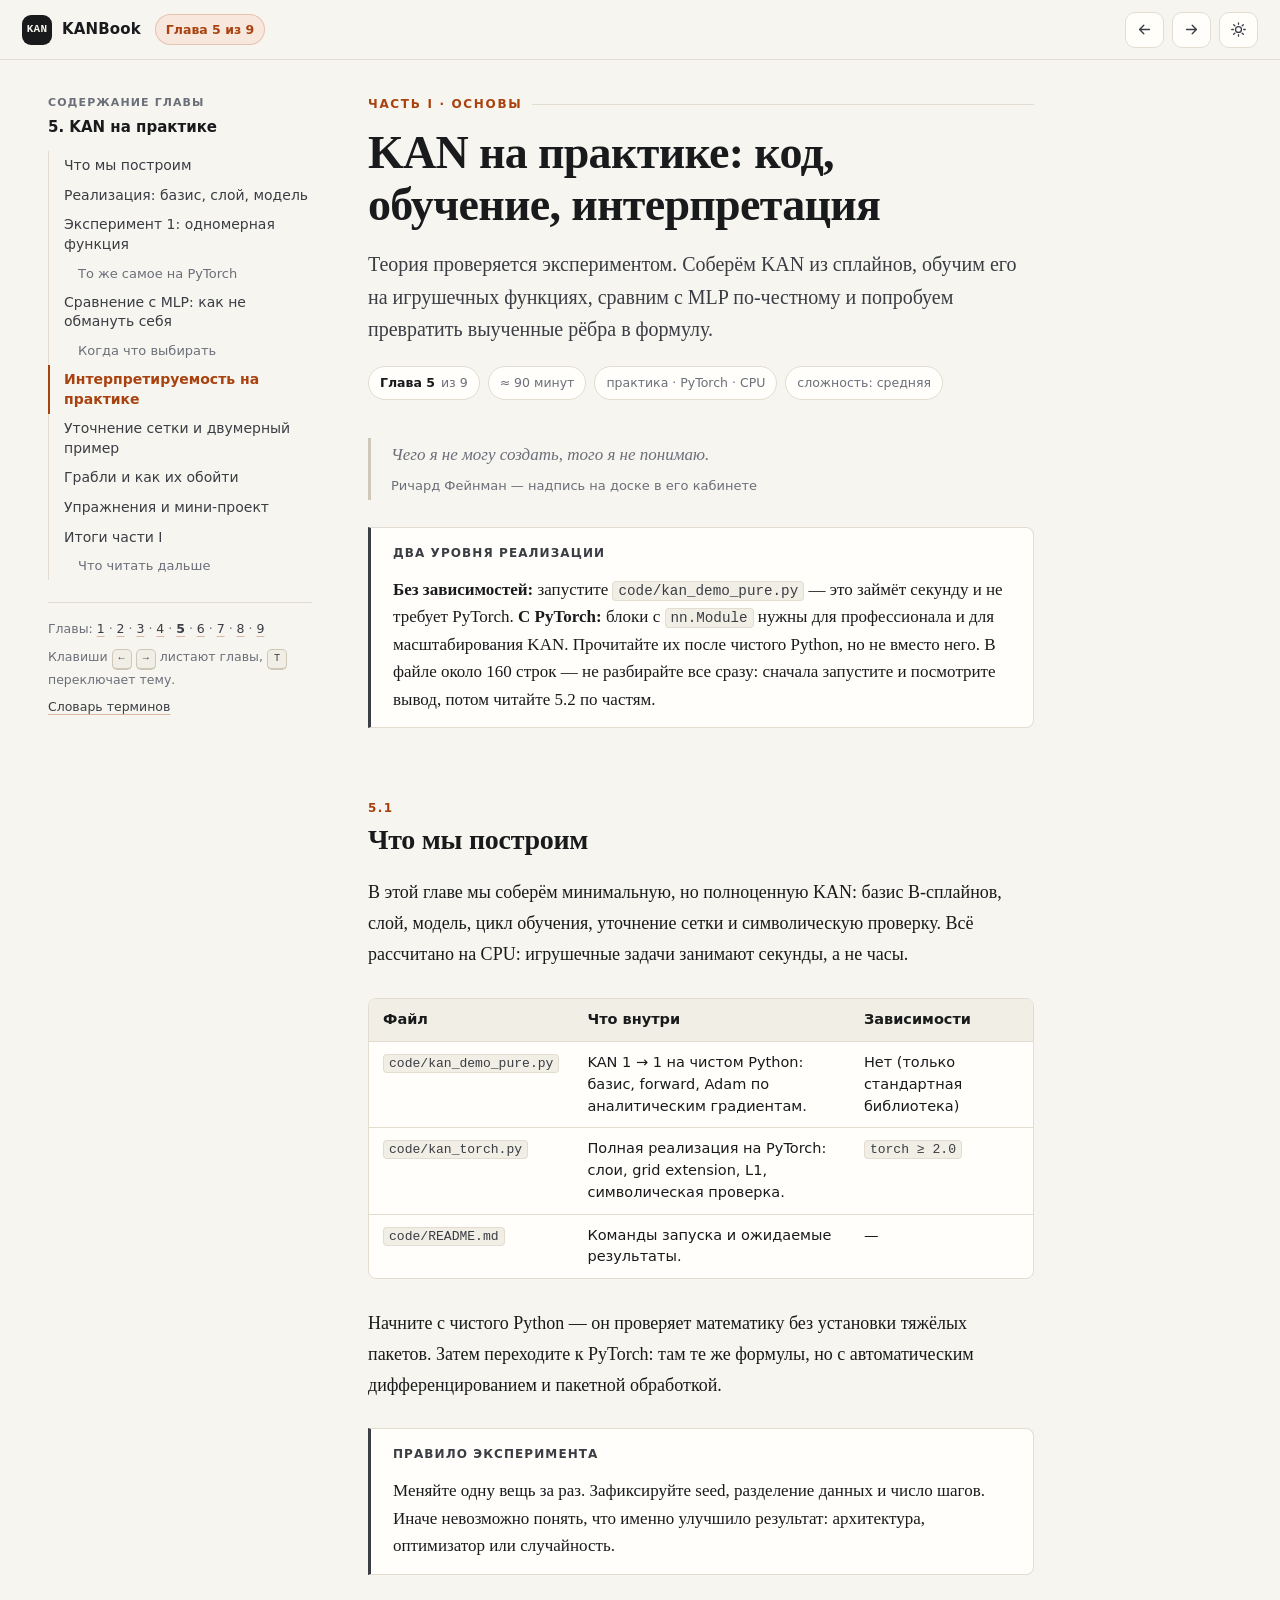
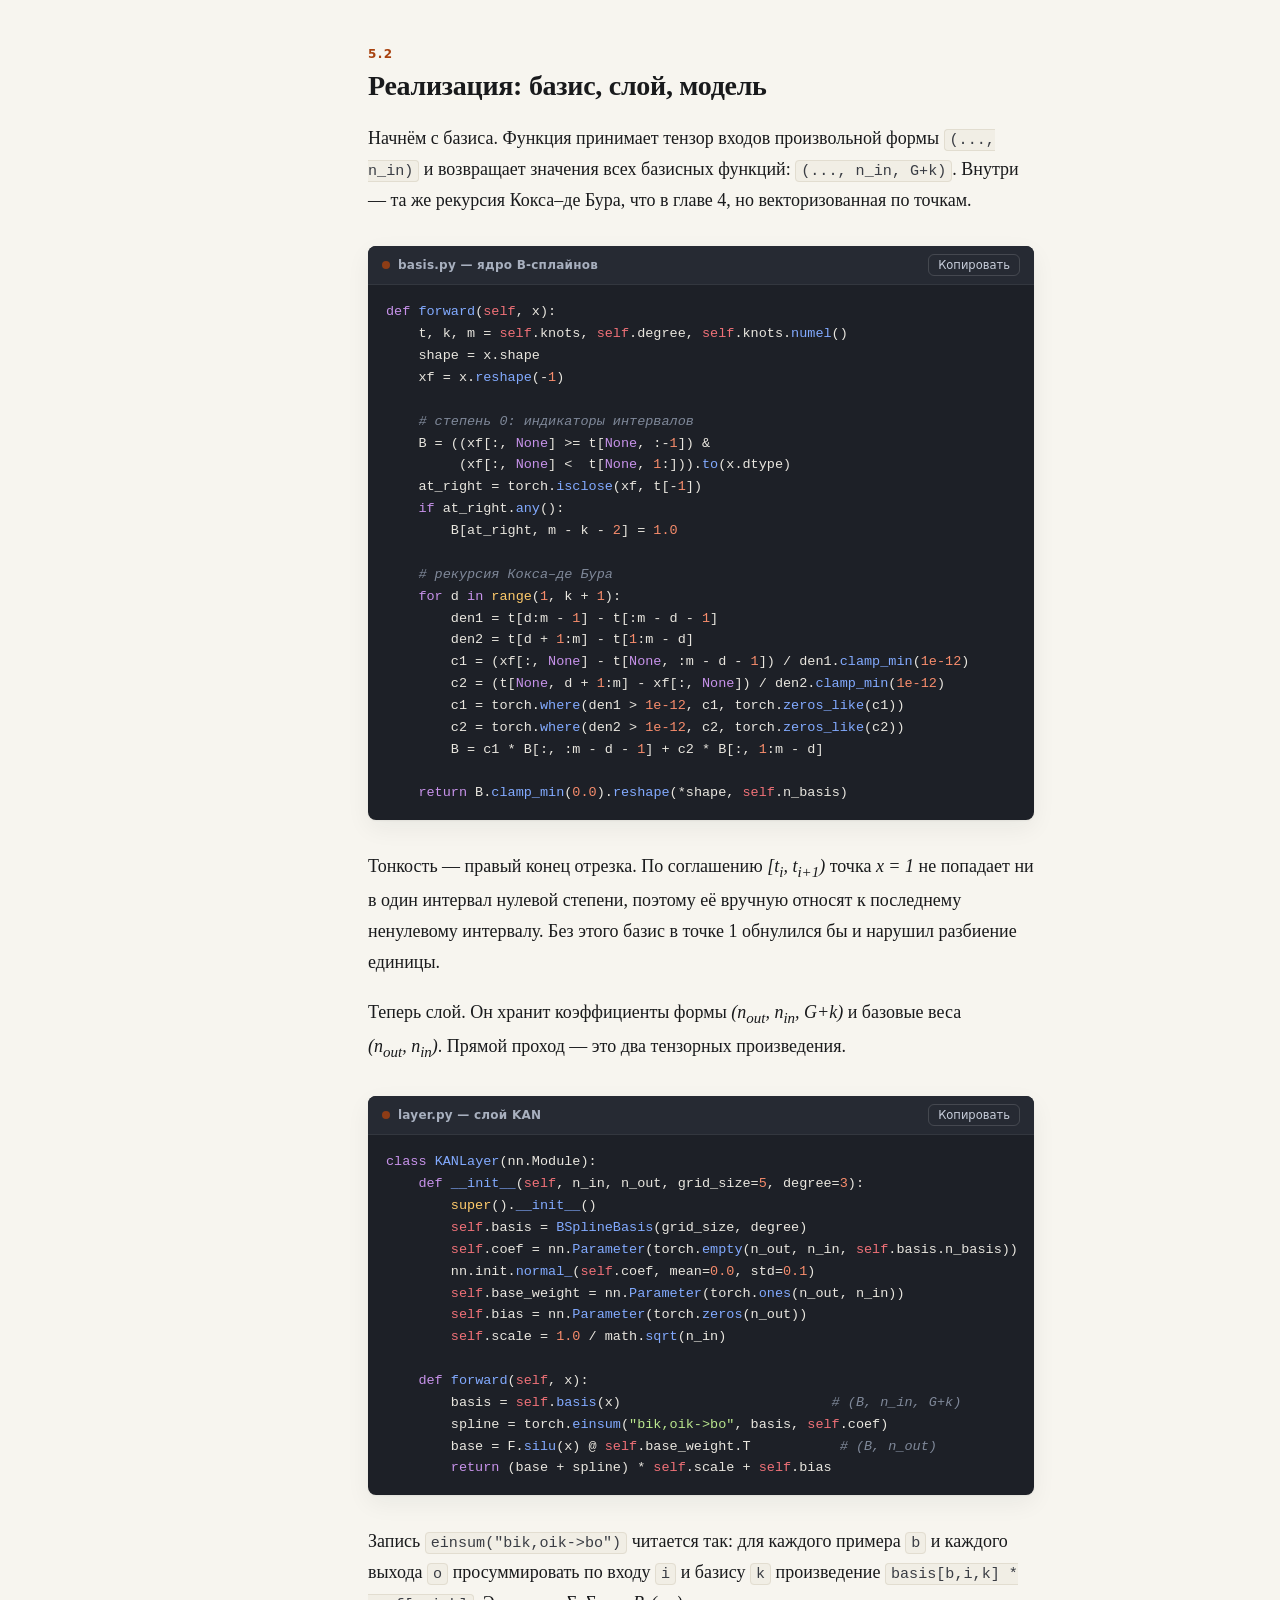
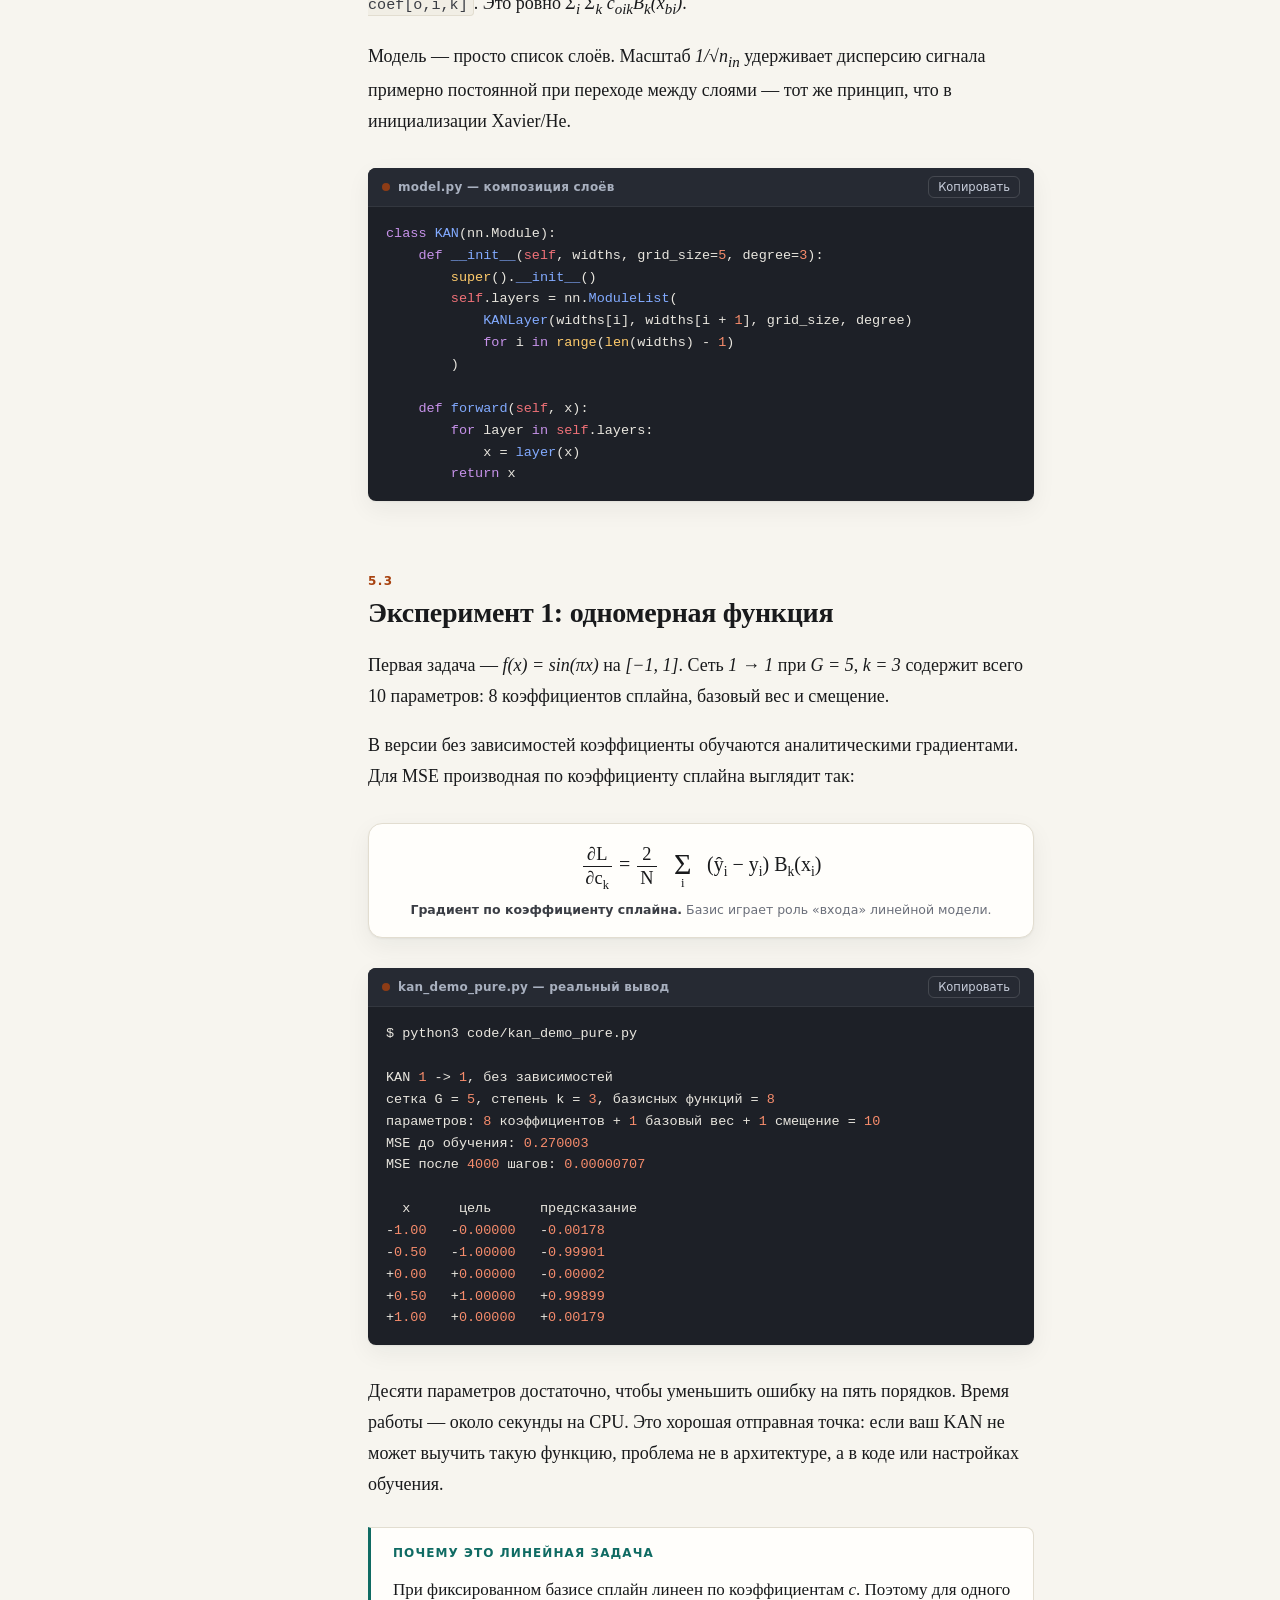
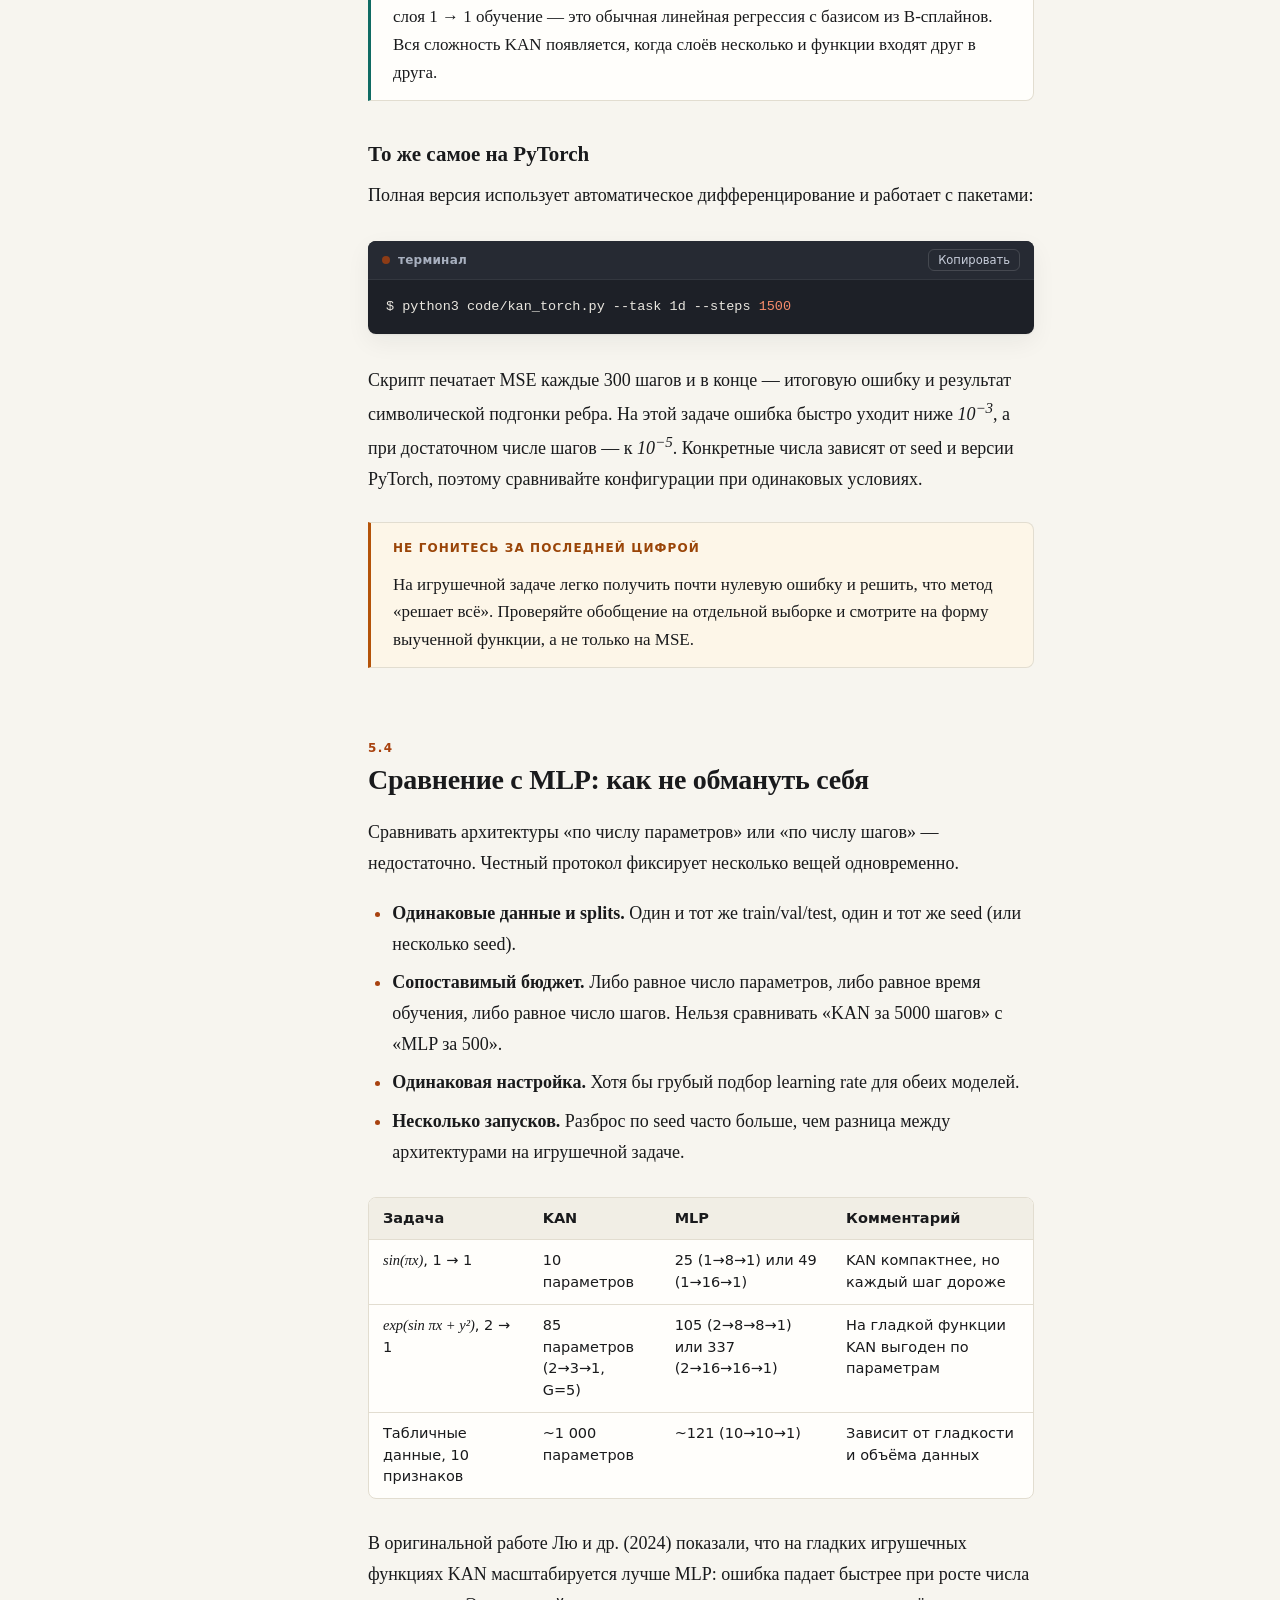
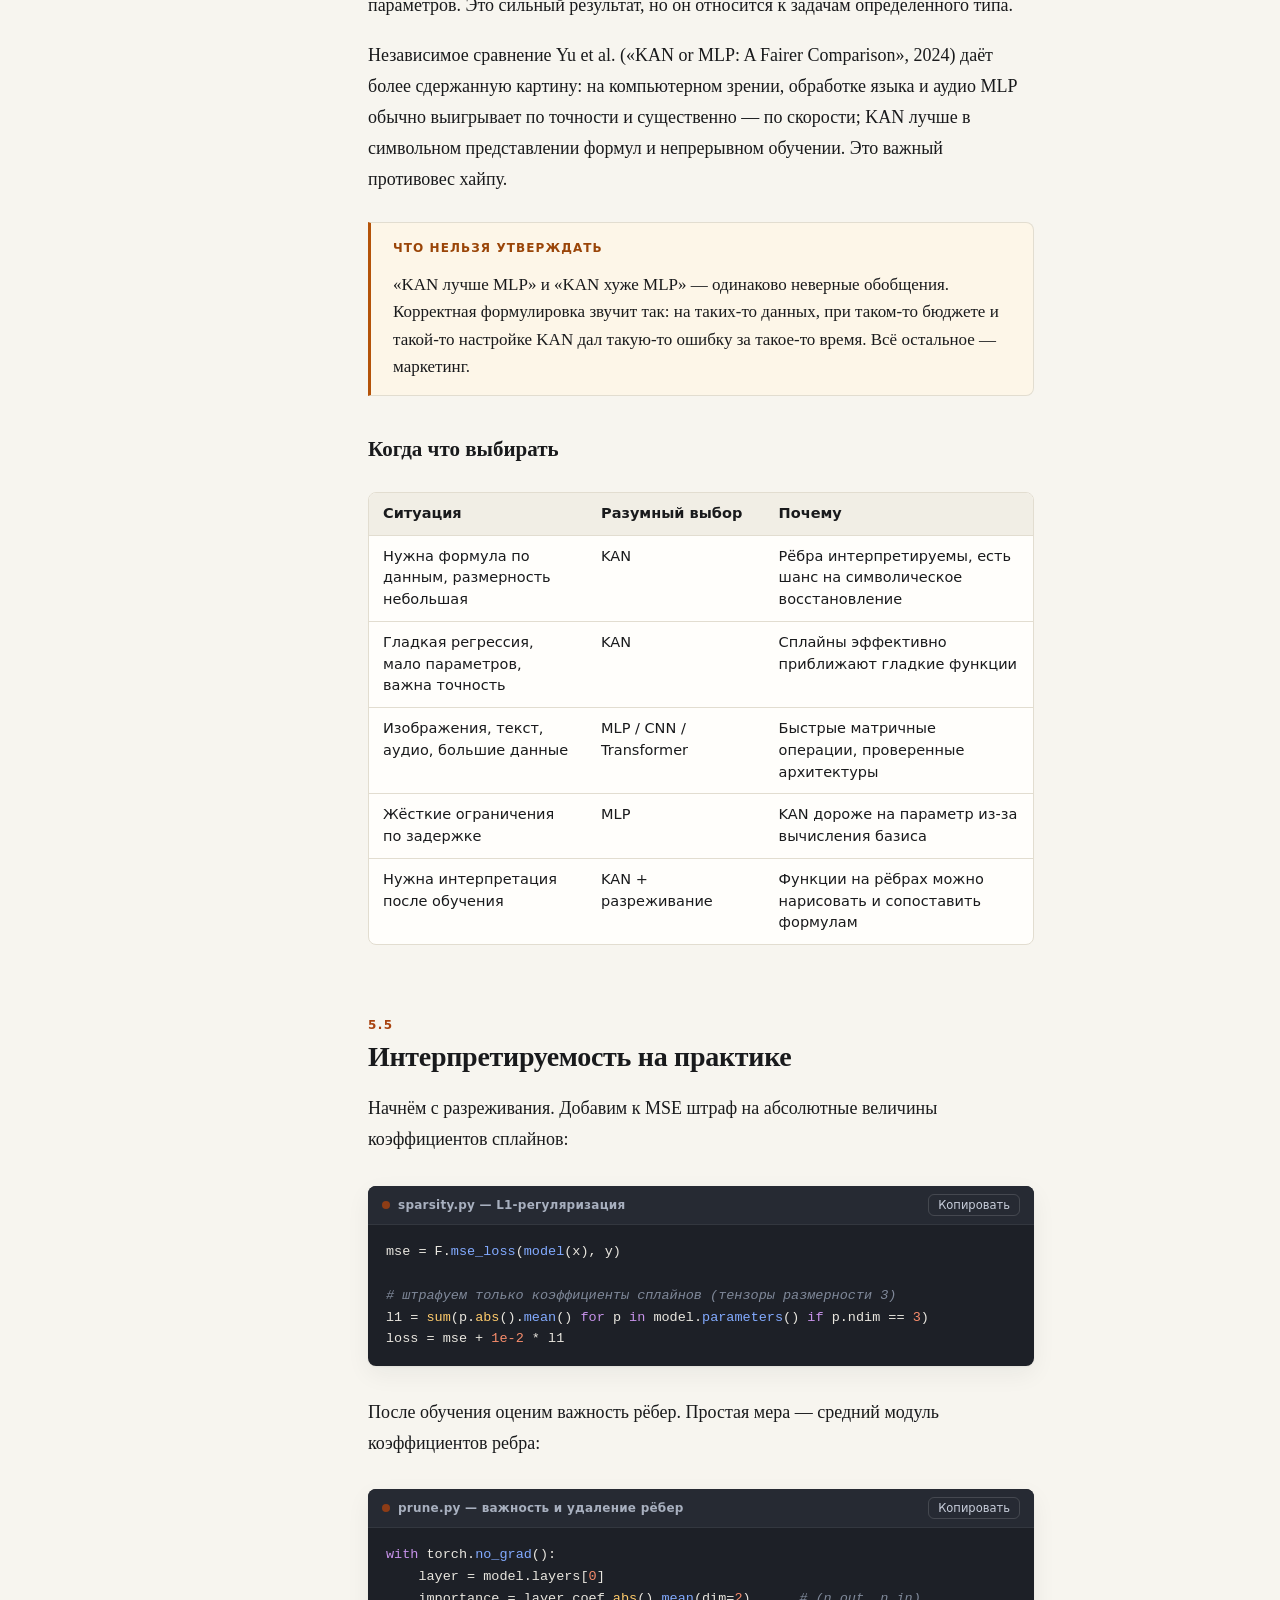
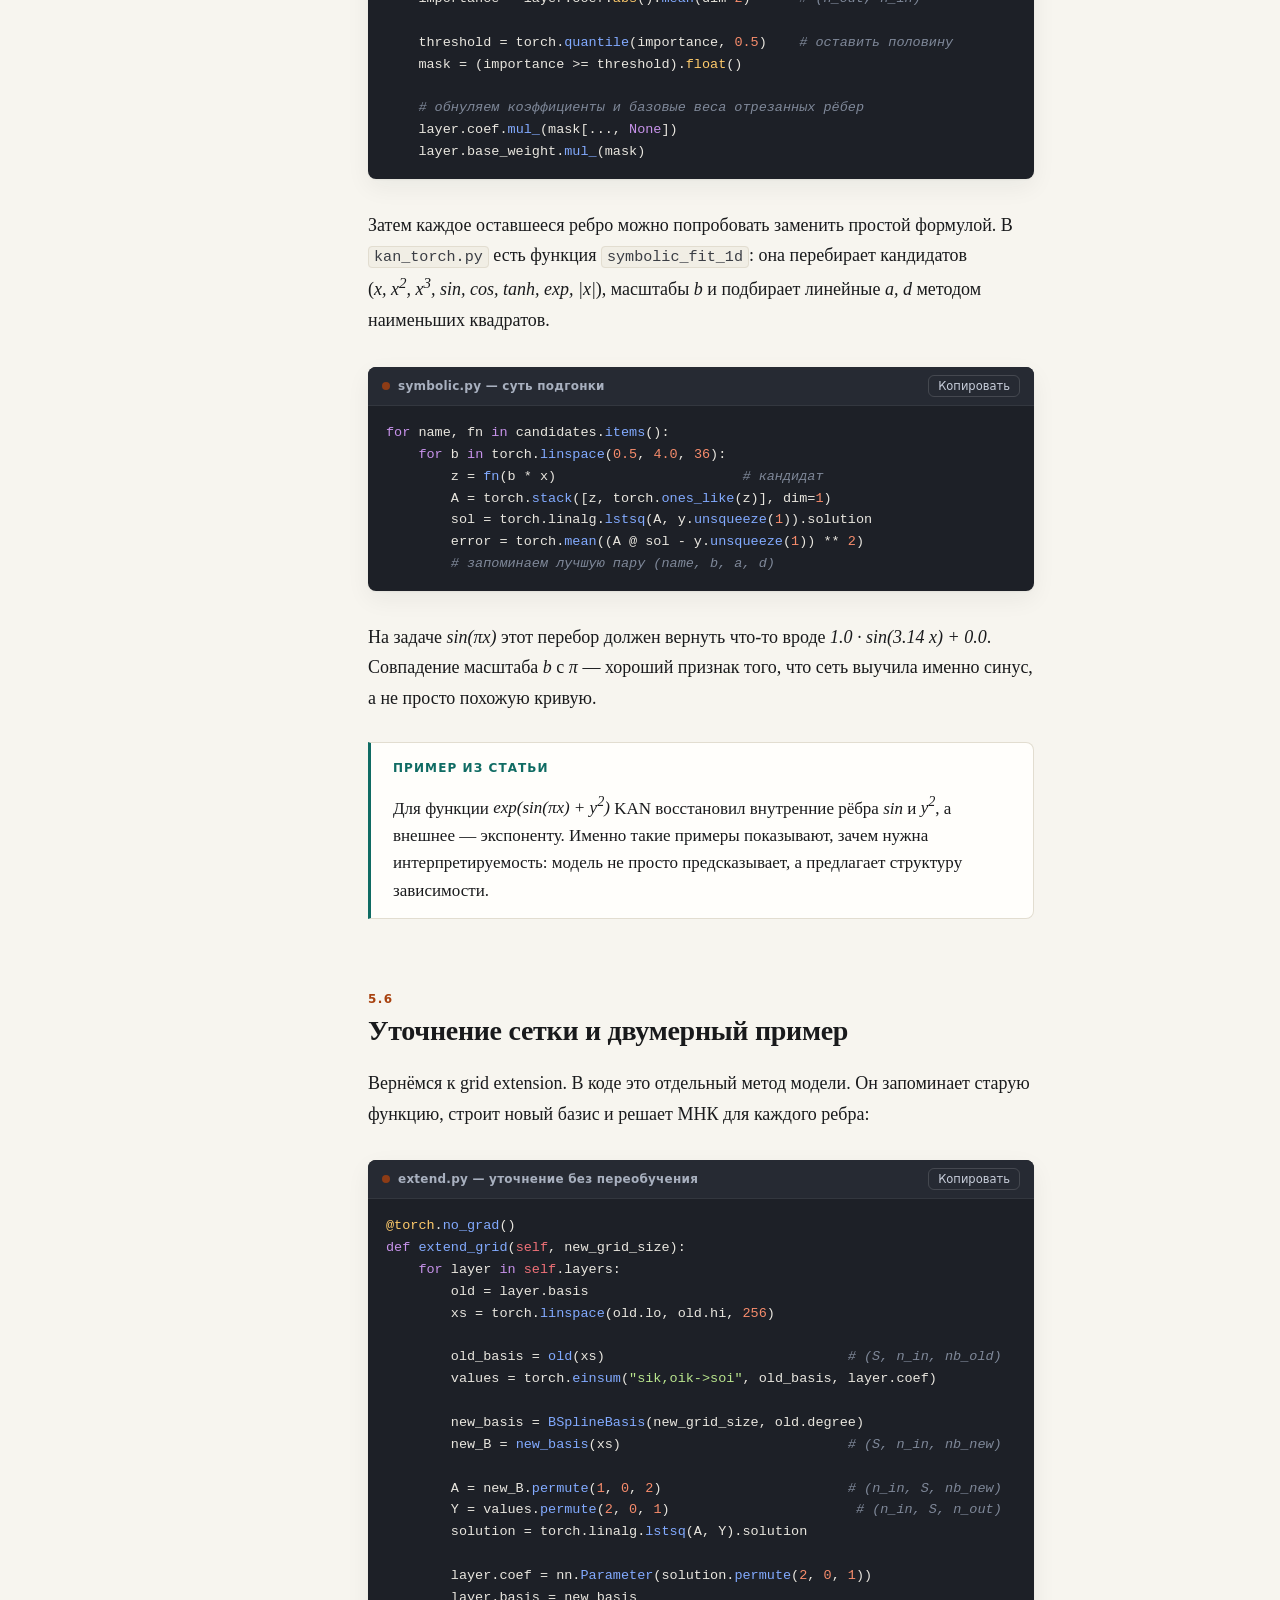
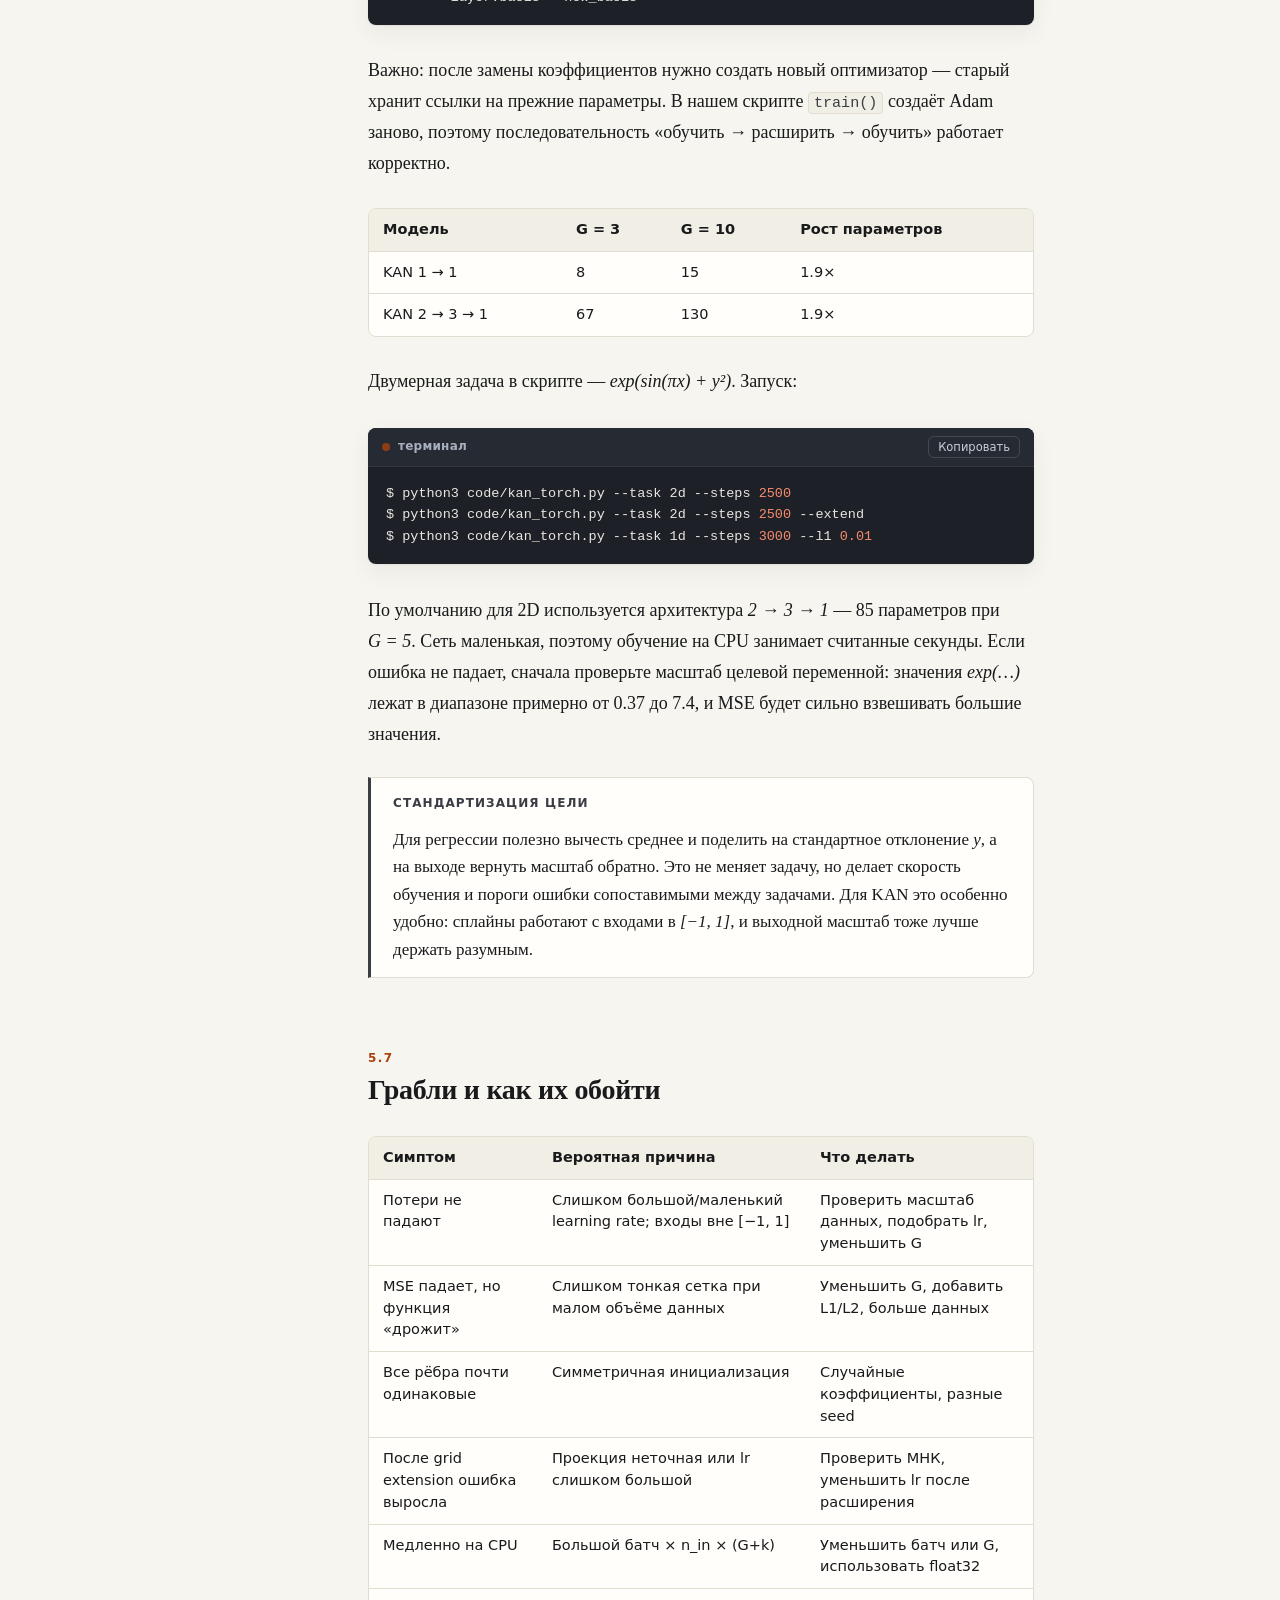
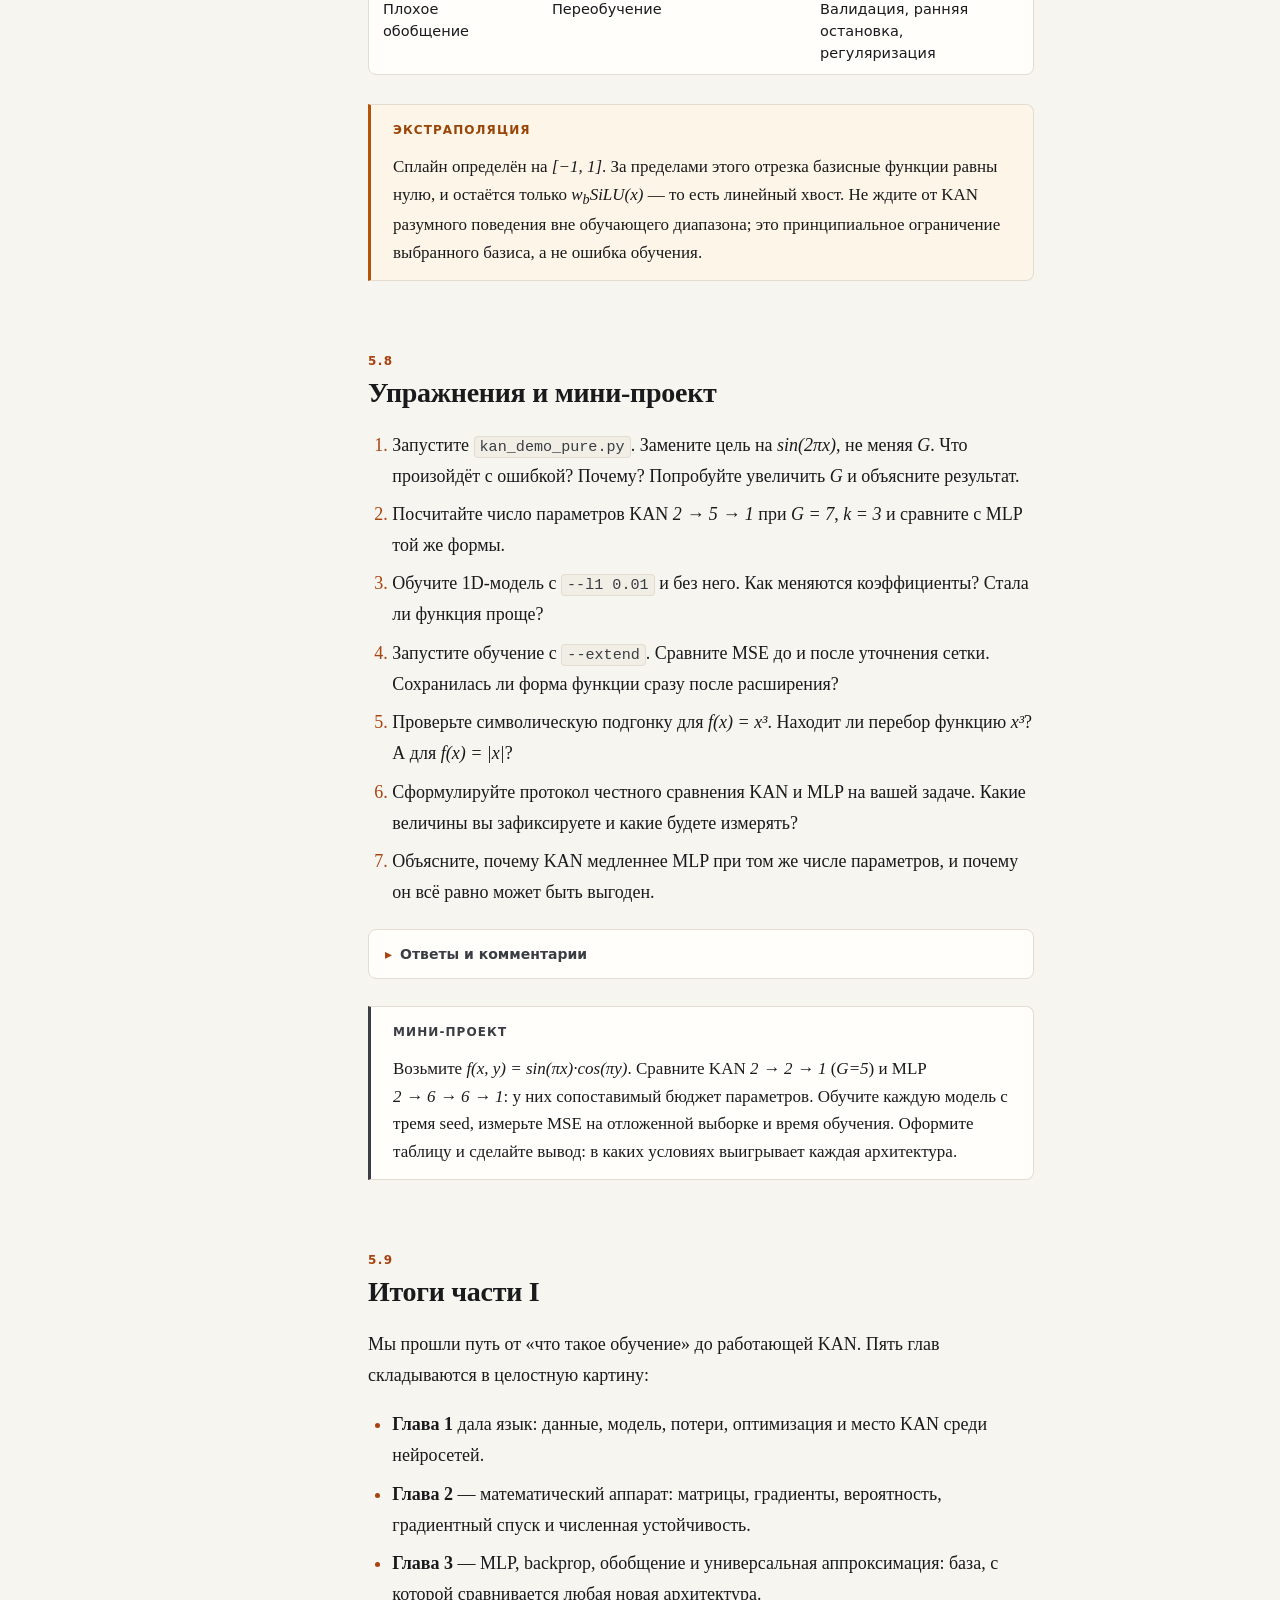
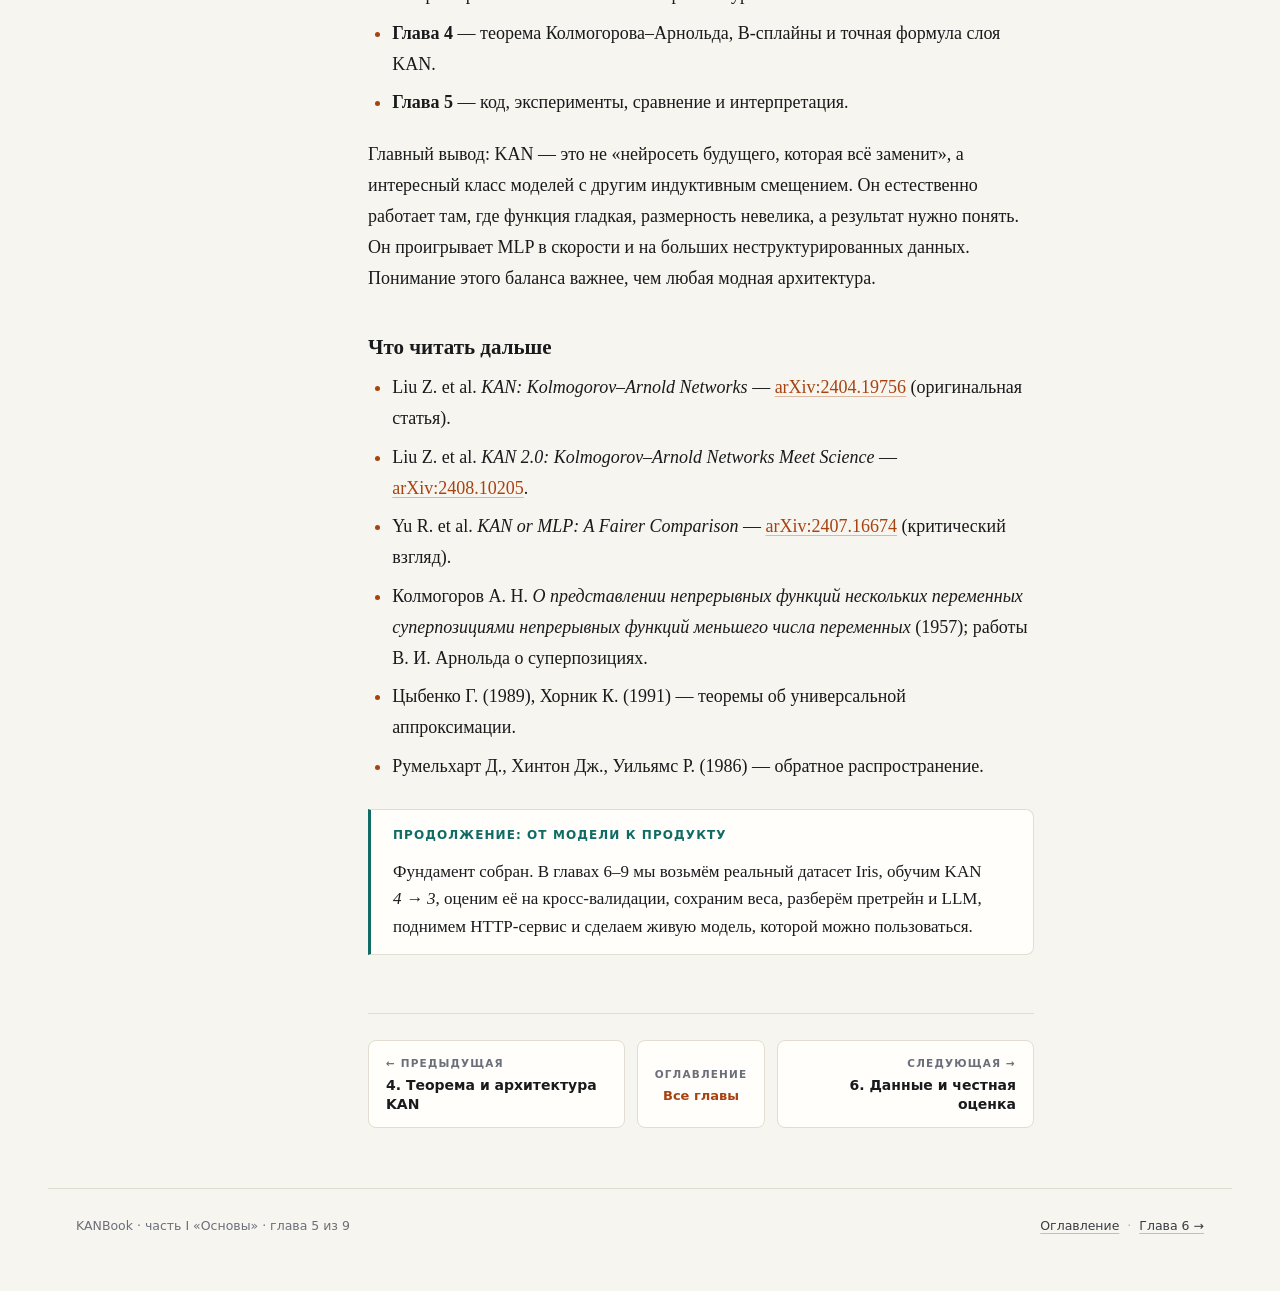
<file: chapter-5.html>
<!DOCTYPE html>
<html lang="ru" data-theme="light">
<head>
<meta charset="utf-8">
<meta name="viewport" content="width=device-width, initial-scale=1">
<title>Глава 5. KAN на практике — KANBook</title>
<meta name="description" content="Полная реализация KAN на PyTorch, обучение на игрушечных функциях, grid extension, сравнение с MLP и интерпретация через разреживание и символическую регрессию.">
<meta name="theme-color" content="#f7f5ef">
<link rel="icon" href="data:image/svg+xml,%3Csvg%20xmlns='http://www.w3.org/2000/svg'%20viewBox='0%200%2032%2032'%3E%3Crect%20width='32'%20height='32'%20rx='8'%20fill='%23191a1c'/%3E%3Ctext%20x='16'%20y='21'%20font-family='monospace'%20font-size='9'%20font-weight='700'%20fill='%23f7f5ef'%20text-anchor='middle'%3EKAN%3C/text%3E%3C/svg%3E">
<script>
(function () {
  try {
    var saved = localStorage.getItem("kanbook-theme");
    if (!saved) {
      saved = window.matchMedia && window.matchMedia("(prefers-color-scheme: dark)").matches ? "dark" : "light";
    }
    document.documentElement.setAttribute("data-theme", saved);
  } catch (e) {}
})();
</script>
<link rel="stylesheet" href="assets/style.css">
</head>
<body>
<a class="skip-link" href="#main">Перейти к содержанию</a>

<header class="topbar">
  <button class="icon-btn menu-toggle" id="menu-toggle" type="button" aria-label="Открыть оглавление" aria-expanded="false" aria-controls="sidebar">
    <svg viewBox="0 0 24 24" fill="none" stroke="currentColor" stroke-width="1.9" stroke-linecap="round" aria-hidden="true"><path d="M4 7h16M4 12h16M4 17h16"/></svg>
  </button>
  <a class="brand" href="index.html">
    <span class="brand-mark">KAN</span>
    <span>KANBook</span>
  </a>
  <span class="chapter-chip">Глава 5 из 9</span>
  <span class="topbar-spacer"></span>
  <div class="topbar-actions">
    <a class="icon-btn" href="chapter-4.html" title="Предыдущая глава (←)" aria-label="Предыдущая глава">
      <svg viewBox="0 0 24 24" fill="none" stroke="currentColor" stroke-width="1.9" stroke-linecap="round" stroke-linejoin="round" aria-hidden="true"><path d="M19 12H5M11 6l-6 6 6 6"/></svg>
    </a>
    <a class="icon-btn" href="chapter-6.html" title="Следующая глава (→)" aria-label="Следующая глава">
      <svg viewBox="0 0 24 24" fill="none" stroke="currentColor" stroke-width="1.9" stroke-linecap="round" stroke-linejoin="round" aria-hidden="true"><path d="M5 12h14M13 6l6 6-6 6"/></svg>
    </a>
    <button class="icon-btn" id="theme-toggle" type="button" aria-label="Переключить тему" title="Тема (T)">
      <svg class="icon-sun" viewBox="0 0 24 24" fill="none" stroke="currentColor" stroke-width="1.8" stroke-linecap="round" aria-hidden="true"><circle cx="12" cy="12" r="4.2"/><path d="M12 2.5v2.2M12 19.3v2.2M2.5 12h2.2M19.3 12h2.2M5.2 5.2l1.6 1.6M17.2 17.2l1.6 1.6M18.8 5.2l-1.6 1.6M6.8 17.2l-1.6 1.6"/></svg>
      <svg class="icon-moon" viewBox="0 0 24 24" fill="none" stroke="currentColor" stroke-width="1.8" stroke-linecap="round" stroke-linejoin="round" aria-hidden="true"><path d="M20.5 14.2A8.6 8.6 0 1 1 9.8 3.5a7 7 0 0 0 10.7 10.7z"/></svg>
    </button>
  </div>
</header>

<div class="progress-track" aria-hidden="true"><div class="progress-bar" id="progress-bar"></div></div>

<div class="layout">
  <aside class="sidebar" id="sidebar">
    <p class="sidebar-title">Содержание главы</p>
    <p class="sidebar-chapter">5. KAN на практике</p>
    <nav id="sidebar-toc" aria-label="Содержание главы"></nav>
    <div class="sidebar-foot">
      <div>
        Главы:
        <a href="chapter-1.html">1</a> ·
        <a href="chapter-2.html">2</a> ·
        <a href="chapter-3.html">3</a> ·
        <a href="chapter-4.html">4</a> ·
        <a href="chapter-5.html"><strong>5</strong></a> ·
        <a href="chapter-6.html">6</a> ·
        <a href="chapter-7.html">7</a> ·
        <a href="chapter-8.html">8</a> ·
        <a href="chapter-9.html">9</a>
      </div>
      <div style="margin-top:8px">Клавиши <kbd>←</kbd> <kbd>→</kbd> листают главы, <kbd>T</kbd> переключает тему.</div>
      <div style="margin-top:8px"><a href="primer.html#s0-4">Словарь терминов</a></div>
    </div>
  </aside>
  <button class="sidebar-scrim" id="sidebar-scrim" type="button" aria-label="Закрыть меню"></button>

  <main class="content" id="main">
    <header class="book-header">
      <p class="eyebrow">Часть I · Основы</p>
      <h1>KAN на практике: код, обучение, интерпретация</h1>
      <p class="lead">
        Теория проверяется экспериментом. Соберём KAN из сплайнов, обучим его на
        игрушечных функциях, сравним с MLP по-честному и попробуем превратить
        выученные рёбра в формулу.
      </p>
      <div class="meta-row">
        <span class="meta-chip"><strong>Глава 5</strong> из 9</span>
        <span class="meta-chip">≈ 90 минут</span>
        <span class="meta-chip">практика · PyTorch · CPU</span>
        <span class="meta-chip">сложность: средняя</span>
      </div>
    </header>

    <article>
      <p class="epigraph">
        Чего я не могу создать, того я не понимаю.
        <cite>Ричард Фейнман — надпись на доске в его кабинете</cite>
      </p>

      <div class="callout practice">
        <p class="callout-title">Два уровня реализации</p>
        <p>
          <strong>Без зависимостей:</strong> запустите
          <code>code/kan_demo_pure.py</code> — это займёт секунду и не требует
          PyTorch. <strong>С PyTorch:</strong> блоки с <code>nn.Module</code>
          нужны для профессионала и для масштабирования KAN. Прочитайте их после
          чистого Python, но не вместо него. В файле около 160 строк — не
          разбирайте все сразу: сначала запустите и посмотрите вывод, потом
          читайте 5.2 по частям.
        </p>
      </div>

      <h2 id="s5-1" data-num="5.1">Что мы построим</h2>

      <p>
        В этой главе мы соберём минимальную, но полноценную KAN: базис
        B-сплайнов, слой, модель, цикл обучения, уточнение сетки и
        символическую проверку. Всё рассчитано на CPU: игрушечные задачи
        занимают секунды, а не часы.
      </p>

      <div class="table-wrap">
        <table>
          <thead>
            <tr><th>Файл</th><th>Что внутри</th><th>Зависимости</th></tr>
          </thead>
          <tbody>
            <tr>
              <td><code>code/kan_demo_pure.py</code></td>
              <td>KAN 1 → 1 на чистом Python: базис, forward, Adam по аналитическим градиентам.</td>
              <td>Нет (только стандартная библиотека)</td>
            </tr>
            <tr>
              <td><code>code/kan_torch.py</code></td>
              <td>Полная реализация на PyTorch: слои, grid extension, L1, символическая проверка.</td>
              <td><code>torch ≥ 2.0</code></td>
            </tr>
            <tr>
              <td><code>code/README.md</code></td>
              <td>Команды запуска и ожидаемые результаты.</td>
              <td>—</td>
            </tr>
          </tbody>
        </table>
      </div>

      <p>
        Начните с чистого Python — он проверяет математику без установки тяжёлых
        пакетов. Затем переходите к PyTorch: там те же формулы, но с
        автоматическим дифференцированием и пакетной обработкой.
      </p>

      <div class="callout practice">
        <p class="callout-title">Правило эксперимента</p>
        <p>
          Меняйте одну вещь за раз. Зафиксируйте seed, разделение данных и число
          шагов. Иначе невозможно понять, что именно улучшило результат:
          архитектура, оптимизатор или случайность.
        </p>
      </div>

      <h2 id="s5-2" data-num="5.2">Реализация: базис, слой, модель</h2>

      <p>
        Начнём с базиса. Функция принимает тензор входов произвольной формы
        <code>(..., n_in)</code> и возвращает значения всех базисных функций:
        <code>(..., n_in, G+k)</code>. Внутри — та же рекурсия Кокса–де Бура,
        что в главе 4, но векторизованная по точкам.
      </p>

      <div class="code-block">
        <div class="code-head">
          <span class="code-title">basis.py — ядро B-сплайнов</span>
          <button class="copy-btn" type="button">Копировать</button>
        </div>
        <pre><code class="language-python">def forward(self, x):
    t, k, m = self.knots, self.degree, self.knots.numel()
    shape = x.shape
    xf = x.reshape(-1)

    # степень 0: индикаторы интервалов
    B = ((xf[:, None] >= t[None, :-1]) &
         (xf[:, None] <  t[None, 1:])).to(x.dtype)
    at_right = torch.isclose(xf, t[-1])
    if at_right.any():
        B[at_right, m - k - 2] = 1.0

    # рекурсия Кокса–де Бура
    for d in range(1, k + 1):
        den1 = t[d:m - 1] - t[:m - d - 1]
        den2 = t[d + 1:m] - t[1:m - d]
        c1 = (xf[:, None] - t[None, :m - d - 1]) / den1.clamp_min(1e-12)
        c2 = (t[None, d + 1:m] - xf[:, None]) / den2.clamp_min(1e-12)
        c1 = torch.where(den1 > 1e-12, c1, torch.zeros_like(c1))
        c2 = torch.where(den2 > 1e-12, c2, torch.zeros_like(c2))
        B = c1 * B[:, :m - d - 1] + c2 * B[:, 1:m - d]

    return B.clamp_min(0.0).reshape(*shape, self.n_basis)</code></pre>
      </div>

      <p>
        Тонкость — правый конец отрезка. По соглашению
        <span class="math">[t<sub>i</sub>, t<sub>i+1</sub>)</span> точка
        <span class="math">x = 1</span> не попадает ни в один интервал нулевой
        степени, поэтому её вручную относят к последнему ненулевому интервалу.
        Без этого базис в точке 1 обнулился бы и нарушил разбиение единицы.
      </p>

      <p>
        Теперь слой. Он хранит коэффициенты формы
        <span class="math">(n<sub>out</sub>, n<sub>in</sub>, G+k)</span> и базовые
        веса <span class="math">(n<sub>out</sub>, n<sub>in</sub>)</span>.
        Прямой проход — это два тензорных произведения.
      </p>

      <div class="code-block">
        <div class="code-head">
          <span class="code-title">layer.py — слой KAN</span>
          <button class="copy-btn" type="button">Копировать</button>
        </div>
        <pre><code class="language-python">class KANLayer(nn.Module):
    def __init__(self, n_in, n_out, grid_size=5, degree=3):
        super().__init__()
        self.basis = BSplineBasis(grid_size, degree)
        self.coef = nn.Parameter(torch.empty(n_out, n_in, self.basis.n_basis))
        nn.init.normal_(self.coef, mean=0.0, std=0.1)
        self.base_weight = nn.Parameter(torch.ones(n_out, n_in))
        self.bias = nn.Parameter(torch.zeros(n_out))
        self.scale = 1.0 / math.sqrt(n_in)

    def forward(self, x):
        basis = self.basis(x)                          # (B, n_in, G+k)
        spline = torch.einsum("bik,oik->bo", basis, self.coef)
        base = F.silu(x) @ self.base_weight.T           # (B, n_out)
        return (base + spline) * self.scale + self.bias</code></pre>
      </div>

      <p>
        Запись <code>einsum("bik,oik-&gt;bo")</code> читается так: для каждого
        примера <code>b</code> и каждого выхода <code>o</code> просуммировать по
        входу <code>i</code> и базису <code>k</code> произведение
        <code>basis[b,i,k] * coef[o,i,k]</code>. Это ровно
        <span class="math">Σ<sub>i</sub> Σ<sub>k</sub> c<sub>oik</sub>B<sub>k</sub>(x<sub>bi</sub>)</span>.
      </p>

      <p>
        Модель — просто список слоёв. Масштаб
        <span class="math">1/√n<sub>in</sub></span> удерживает дисперсию сигнала
        примерно постоянной при переходе между слоями — тот же принцип, что в
        инициализации Xavier/He.
      </p>

      <div class="code-block">
        <div class="code-head">
          <span class="code-title">model.py — композиция слоёв</span>
          <button class="copy-btn" type="button">Копировать</button>
        </div>
        <pre><code class="language-python">class KAN(nn.Module):
    def __init__(self, widths, grid_size=5, degree=3):
        super().__init__()
        self.layers = nn.ModuleList(
            KANLayer(widths[i], widths[i + 1], grid_size, degree)
            for i in range(len(widths) - 1)
        )

    def forward(self, x):
        for layer in self.layers:
            x = layer(x)
        return x</code></pre>
      </div>
      <h2 id="s5-3" data-num="5.3">Эксперимент 1: одномерная функция</h2>

      <p>
        Первая задача — <span class="math">f(x) = sin(πx)</span> на
        <span class="math">[−1, 1]</span>. Сеть <span class="math">1 → 1</span>
        при <span class="math">G = 5</span>, <span class="math">k = 3</span>
        содержит всего 10 параметров: 8 коэффициентов сплайна, базовый вес и
        смещение.
      </p>

      <p>
        В версии без зависимостей коэффициенты обучаются аналитическими
        градиентами. Для MSE производная по коэффициенту сплайна выглядит так:
      </p>

      <div class="formula">
        <div class="formula-body">
          <span class="frac"><span class="num">∂L</span><span class="den">∂c<sub>k</sub></span></span>
          = <span class="frac"><span class="num">2</span><span class="den">N</span></span>
          <span class="big-op">Σ<sub>i</sub></span> (ŷ<sub>i</sub> − y<sub>i</sub>) B<sub>k</sub>(x<sub>i</sub>)
        </div>
        <div class="formula-caption"><strong>Градиент по коэффициенту сплайна.</strong> Базис играет роль «входа» линейной модели.</div>
      </div>

      <div class="code-block">
        <div class="code-head">
          <span class="code-title">kan_demo_pure.py — реальный вывод</span>
          <button class="copy-btn" type="button">Копировать</button>
        </div>
        <pre><code class="language-python">$ python3 code/kan_demo_pure.py

KAN 1 -> 1, без зависимостей
сетка G = 5, степень k = 3, базисных функций = 8
параметров: 8 коэффициентов + 1 базовый вес + 1 смещение = 10
MSE до обучения: 0.270003
MSE после 4000 шагов: 0.00000707

  x      цель      предсказание
-1.00   -0.00000   -0.00178
-0.50   -1.00000   -0.99901
+0.00   +0.00000   -0.00002
+0.50   +1.00000   +0.99899
+1.00   +0.00000   +0.00179</code></pre>
      </div>

      <p>
        Десяти параметров достаточно, чтобы уменьшить ошибку на пять порядков.
        Время работы — около секунды на CPU. Это хорошая отправная точка:
        если ваш KAN не может выучить такую функцию, проблема не в архитектуре,
        а в коде или настройках обучения.
      </p>

      <div class="callout note">
        <p class="callout-title">Почему это линейная задача</p>
        <p>
          При фиксированном базисе сплайн линеен по коэффициентам
          <span class="math">c</span>. Поэтому для одного слоя 1 → 1 обучение —
          это обычная линейная регрессия с базисом из B-сплайнов. Вся сложность
          KAN появляется, когда слоёв несколько и функции входят друг в друга.
        </p>
      </div>

      <h3 id="s5-3-1">То же самое на PyTorch</h3>

      <p>
        Полная версия использует автоматическое дифференцирование и работает с
        пакетами:
      </p>

      <div class="code-block">
        <div class="code-head">
          <span class="code-title">терминал</span>
          <button class="copy-btn" type="button">Копировать</button>
        </div>
        <pre><code class="language-python">$ python3 code/kan_torch.py --task 1d --steps 1500</code></pre>
      </div>

      <p>
        Скрипт печатает MSE каждые 300 шагов и в конце — итоговую ошибку и
        результат символической подгонки ребра. На этой задаче ошибка быстро
        уходит ниже <span class="math">10<sup>−3</sup></span>, а при достаточном
        числе шагов — к <span class="math">10<sup>−5</sup></span>. Конкретные
        числа зависят от seed и версии PyTorch, поэтому сравнивайте конфигурации
        при одинаковых условиях.
      </p>

      <div class="callout warning">
        <p class="callout-title">Не гонитесь за последней цифрой</p>
        <p>
          На игрушечной задаче легко получить почти нулевую ошибку и решить, что
          метод «решает всё». Проверяйте обобщение на отдельной выборке и
          смотрите на форму выученной функции, а не только на MSE.
        </p>
      </div>
      <h2 id="s5-4" data-num="5.4">Сравнение с MLP: как не обмануть себя</h2>

      <p>
        Сравнивать архитектуры «по числу параметров» или «по числу шагов» —
        недостаточно. Честный протокол фиксирует несколько вещей одновременно.
      </p>

      <ul>
        <li>
          <strong>Одинаковые данные и splits.</strong> Один и тот же train/val/test,
          один и тот же seed (или несколько seed).
        </li>
        <li>
          <strong>Сопоставимый бюджет.</strong> Либо равное число параметров, либо
          равное время обучения, либо равное число шагов. Нельзя сравнивать
          «KAN за 5000 шагов» с «MLP за 500».
        </li>
        <li>
          <strong>Одинаковая настройка.</strong> Хотя бы грубый подбор learning rate
          для обеих моделей.
        </li>
        <li>
          <strong>Несколько запусков.</strong> Разброс по seed часто больше, чем
          разница между архитектурами на игрушечной задаче.
        </li>
      </ul>

      <div class="table-wrap">
        <table>
          <thead>
            <tr><th>Задача</th><th>KAN</th><th>MLP</th><th>Комментарий</th></tr>
          </thead>
          <tbody>
            <tr>
              <td><span class="math">sin(πx)</span>, 1 → 1</td>
              <td>10 параметров</td>
              <td>25 (1→8→1) или 49 (1→16→1)</td>
              <td>KAN компактнее, но каждый шаг дороже</td>
            </tr>
            <tr>
              <td><span class="math">exp(sin πx + y²)</span>, 2 → 1</td>
              <td>85 параметров<br>(2→3→1, G=5)</td>
              <td>105 (2→8→8→1) или 337 (2→16→16→1)</td>
              <td>На гладкой функции KAN выгоден по параметрам</td>
            </tr>
            <tr>
              <td>Табличные данные, 10 признаков</td>
              <td>~1 000 параметров</td>
              <td>~121 (10→10→1)</td>
              <td>Зависит от гладкости и объёма данных</td>
            </tr>
          </tbody>
        </table>
      </div>

      <p>
        В оригинальной работе Лю и др. (2024) показали, что на гладких
        игрушечных функциях KAN масштабируется лучше MLP: ошибка падает быстрее
        при росте числа параметров. Это сильный результат, но он относится к
        задачам определённого типа.
      </p>

      <p>
        Независимое сравнение Yu et al. («KAN or MLP: A Fairer Comparison»,
        2024) даёт более сдержанную картину: на компьютерном зрении, обработке
        языка и аудио MLP обычно выигрывает по точности и существенно — по
        скорости; KAN лучше в символьном представлении формул и непрерывном
        обучении. Это важный противовес хайпу.
      </p>

      <div class="callout warning">
        <p class="callout-title">Что нельзя утверждать</p>
        <p>
          «KAN лучше MLP» и «KAN хуже MLP» — одинаково неверные обобщения.
          Корректная формулировка звучит так: на таких-то данных, при таком-то
          бюджете и такой-то настройке KAN дал такую-то ошибку за такое-то время.
          Всё остальное — маркетинг.
        </p>
      </div>

      <h3 id="s5-4-1">Когда что выбирать</h3>

      <div class="table-wrap">
        <table>
          <thead>
            <tr><th>Ситуация</th><th>Разумный выбор</th><th>Почему</th></tr>
          </thead>
          <tbody>
            <tr>
              <td>Нужна формула по данным, размерность небольшая</td>
              <td>KAN</td>
              <td>Рёбра интерпретируемы, есть шанс на символическое восстановление</td>
            </tr>
            <tr>
              <td>Гладкая регрессия, мало параметров, важна точность</td>
              <td>KAN</td>
              <td>Сплайны эффективно приближают гладкие функции</td>
            </tr>
            <tr>
              <td>Изображения, текст, аудио, большие данные</td>
              <td>MLP / CNN / Transformer</td>
              <td>Быстрые матричные операции, проверенные архитектуры</td>
            </tr>
            <tr>
              <td>Жёсткие ограничения по задержке</td>
              <td>MLP</td>
              <td>KAN дороже на параметр из-за вычисления базиса</td>
            </tr>
            <tr>
              <td>Нужна интерпретация после обучения</td>
              <td>KAN + разреживание</td>
              <td>Функции на рёбрах можно нарисовать и сопоставить формулам</td>
            </tr>
          </tbody>
        </table>
      </div>
      <h2 id="s5-5" data-num="5.5">Интерпретируемость на практике</h2>

      <p>
        Начнём с разреживания. Добавим к MSE штраф на абсолютные величины
        коэффициентов сплайнов:
      </p>

      <div class="code-block">
        <div class="code-head">
          <span class="code-title">sparsity.py — L1-регуляризация</span>
          <button class="copy-btn" type="button">Копировать</button>
        </div>
        <pre><code class="language-python">mse = F.mse_loss(model(x), y)

# штрафуем только коэффициенты сплайнов (тензоры размерности 3)
l1 = sum(p.abs().mean() for p in model.parameters() if p.ndim == 3)
loss = mse + 1e-2 * l1</code></pre>
      </div>

      <p>
        После обучения оценим важность рёбер. Простая мера — средний модуль
        коэффициентов ребра:
      </p>

      <div class="code-block">
        <div class="code-head">
          <span class="code-title">prune.py — важность и удаление рёбер</span>
          <button class="copy-btn" type="button">Копировать</button>
        </div>
        <pre><code class="language-python">with torch.no_grad():
    layer = model.layers[0]
    importance = layer.coef.abs().mean(dim=2)      # (n_out, n_in)

    threshold = torch.quantile(importance, 0.5)    # оставить половину
    mask = (importance >= threshold).float()

    # обнуляем коэффициенты и базовые веса отрезанных рёбер
    layer.coef.mul_(mask[..., None])
    layer.base_weight.mul_(mask)</code></pre>
      </div>

      <p>
        Затем каждое оставшееся ребро можно попробовать заменить простой
        формулой. В <code>kan_torch.py</code> есть функция
        <code>symbolic_fit_1d</code>: она перебирает кандидатов
        (<span class="math">x, x<sup>2</sup>, x<sup>3</sup>, sin, cos, tanh, exp, |x|</span>),
        масштабы <span class="math">b</span> и подбирает линейные
        <span class="math">a, d</span> методом наименьших квадратов.
      </p>

      <div class="code-block">
        <div class="code-head">
          <span class="code-title">symbolic.py — суть подгонки</span>
          <button class="copy-btn" type="button">Копировать</button>
        </div>
        <pre><code class="language-python">for name, fn in candidates.items():
    for b in torch.linspace(0.5, 4.0, 36):
        z = fn(b * x)                       # кандидат
        A = torch.stack([z, torch.ones_like(z)], dim=1)
        sol = torch.linalg.lstsq(A, y.unsqueeze(1)).solution
        error = torch.mean((A @ sol - y.unsqueeze(1)) ** 2)
        # запоминаем лучшую пару (name, b, a, d)</code></pre>
      </div>

      <p>
        На задаче <span class="math">sin(πx)</span> этот перебор должен вернуть
        что-то вроде <span class="math">1.0 · sin(3.14 x) + 0.0</span>.
        Совпадение масштаба <span class="math">b</span> с
        <span class="math">π</span> — хороший признак того, что сеть выучила
        именно синус, а не просто похожую кривую.
      </p>

      <div class="callout note">
        <p class="callout-title">Пример из статьи</p>
        <p>
          Для функции <span class="math">exp(sin(πx) + y<sup>2</sup>)</span>
          KAN восстановил внутренние рёбра <span class="math">sin</span> и
          <span class="math">y<sup>2</sup></span>, а внешнее — экспоненту.
          Именно такие примеры показывают, зачем нужна интерпретируемость:
          модель не просто предсказывает, а предлагает структуру зависимости.
        </p>
      </div>
      <h2 id="s5-6" data-num="5.6">Уточнение сетки и двумерный пример</h2>

      <p>
        Вернёмся к grid extension. В коде это отдельный метод модели. Он
        запоминает старую функцию, строит новый базис и решает МНК для каждого
        ребра:
      </p>

      <div class="code-block">
        <div class="code-head">
          <span class="code-title">extend.py — уточнение без переобучения</span>
          <button class="copy-btn" type="button">Копировать</button>
        </div>
        <pre><code class="language-python">@torch.no_grad()
def extend_grid(self, new_grid_size):
    for layer in self.layers:
        old = layer.basis
        xs = torch.linspace(old.lo, old.hi, 256)

        old_basis = old(xs)                              # (S, n_in, nb_old)
        values = torch.einsum("sik,oik->soi", old_basis, layer.coef)

        new_basis = BSplineBasis(new_grid_size, old.degree)
        new_B = new_basis(xs)                            # (S, n_in, nb_new)

        A = new_B.permute(1, 0, 2)                       # (n_in, S, nb_new)
        Y = values.permute(2, 0, 1)                       # (n_in, S, n_out)
        solution = torch.linalg.lstsq(A, Y).solution

        layer.coef = nn.Parameter(solution.permute(2, 0, 1))
        layer.basis = new_basis</code></pre>
      </div>

      <p>
        Важно: после замены коэффициентов нужно создать новый оптимизатор —
        старый хранит ссылки на прежние параметры. В нашем скрипте
        <code>train()</code> создаёт Adam заново, поэтому последовательность
        «обучить → расширить → обучить» работает корректно.
      </p>

      <div class="table-wrap">
        <table>
          <thead>
            <tr><th>Модель</th><th>G = 3</th><th>G = 10</th><th>Рост параметров</th></tr>
          </thead>
          <tbody>
            <tr><td>KAN 1 → 1</td><td>8</td><td>15</td><td>1.9×</td></tr>
            <tr><td>KAN 2 → 3 → 1</td><td>67</td><td>130</td><td>1.9×</td></tr>
          </tbody>
        </table>
      </div>

      <p>
        Двумерная задача в скрипте — <span class="math">exp(sin(πx) + y²)</span>.
        Запуск:
      </p>

      <div class="code-block">
        <div class="code-head">
          <span class="code-title">терминал</span>
          <button class="copy-btn" type="button">Копировать</button>
        </div>
        <pre><code class="language-python">$ python3 code/kan_torch.py --task 2d --steps 2500
$ python3 code/kan_torch.py --task 2d --steps 2500 --extend
$ python3 code/kan_torch.py --task 1d --steps 3000 --l1 0.01</code></pre>
      </div>

      <p>
        По умолчанию для 2D используется архитектура
        <span class="math">2 → 3 → 1</span> — 85 параметров при
        <span class="math">G = 5</span>. Сеть маленькая, поэтому обучение на CPU
        занимает считанные секунды. Если ошибка не падает, сначала проверьте
        масштаб целевой переменной: значения
        <span class="math">exp(…)</span> лежат в диапазоне примерно от 0.37 до
        7.4, и MSE будет сильно взвешивать большие значения.
      </p>

      <div class="callout practice">
        <p class="callout-title">Стандартизация цели</p>
        <p>
          Для регрессии полезно вычесть среднее и поделить на стандартное
          отклонение <span class="math">y</span>, а на выходе вернуть масштаб
          обратно. Это не меняет задачу, но делает скорость обучения и пороги
          ошибки сопоставимыми между задачами. Для KAN это особенно удобно:
          сплайны работают с входами в <span class="math">[−1, 1]</span>, и
          выходной масштаб тоже лучше держать разумным.
        </p>
      </div>

      <h2 id="s5-7" data-num="5.7">Грабли и как их обойти</h2>

      <div class="table-wrap">
        <table>
          <thead>
            <tr><th>Симптом</th><th>Вероятная причина</th><th>Что делать</th></tr>
          </thead>
          <tbody>
            <tr>
              <td>Потери не падают</td>
              <td>Слишком большой/маленький learning rate; входы вне [−1, 1]</td>
              <td>Проверить масштаб данных, подобрать lr, уменьшить G</td>
            </tr>
            <tr>
              <td>MSE падает, но функция «дрожит»</td>
              <td>Слишком тонкая сетка при малом объёме данных</td>
              <td>Уменьшить G, добавить L1/L2, больше данных</td>
            </tr>
            <tr>
              <td>Все рёбра почти одинаковые</td>
              <td>Симметричная инициализация</td>
              <td>Случайные коэффициенты, разные seed</td>
            </tr>
            <tr>
              <td>После grid extension ошибка выросла</td>
              <td>Проекция неточная или lr слишком большой</td>
              <td>Проверить МНК, уменьшить lr после расширения</td>
            </tr>
            <tr>
              <td>Медленно на CPU</td>
              <td>Большой батч × n_in × (G+k)</td>
              <td>Уменьшить батч или G, использовать float32</td>
            </tr>
            <tr>
              <td>Плохое обобщение</td>
              <td>Переобучение</td>
              <td>Валидация, ранняя остановка, регуляризация</td>
            </tr>
          </tbody>
        </table>
      </div>

      <div class="callout warning">
        <p class="callout-title">Экстраполяция</p>
        <p>
          Сплайн определён на <span class="math">[−1, 1]</span>. За пределами
          этого отрезка базисные функции равны нулю, и остаётся только
          <span class="math">w<sub>b</sub>SiLU(x)</span> — то есть линейный
          хвост. Не ждите от KAN разумного поведения вне обучающего диапазона;
          это принципиальное ограничение выбранного базиса, а не ошибка обучения.
        </p>
      </div>

      <h2 id="s5-8" data-num="5.8">Упражнения и мини-проект</h2>

      <ol>
        <li>
          Запустите <code>kan_demo_pure.py</code>. Замените цель на
          <span class="math">sin(2πx)</span>, не меняя <span class="math">G</span>.
          Что произойдёт с ошибкой? Почему? Попробуйте увеличить
          <span class="math">G</span> и объясните результат.
        </li>
        <li>
          Посчитайте число параметров KAN <span class="math">2 → 5 → 1</span> при
          <span class="math">G = 7</span>, <span class="math">k = 3</span> и
          сравните с MLP той же формы.
        </li>
        <li>
          Обучите 1D-модель с <code>--l1 0.01</code> и без него. Как меняются
          коэффициенты? Стала ли функция проще?
        </li>
        <li>
          Запустите обучение с <code>--extend</code>. Сравните MSE до и после
          уточнения сетки. Сохранилась ли форма функции сразу после расширения?
        </li>
        <li>
          Проверьте символическую подгонку для <span class="math">f(x) = x³</span>.
          Находит ли перебор функцию <span class="math">x³</span>? А для
          <span class="math">f(x) = |x|</span>?
        </li>
        <li>
          Сформулируйте протокол честного сравнения KAN и MLP на вашей задаче.
          Какие величины вы зафиксируете и какие будете измерять?
        </li>
        <li>
          Объясните, почему KAN медленнее MLP при том же числе параметров, и
          почему он всё равно может быть выгоден.
        </li>
      </ol>

      <details>
        <summary>Ответы и комментарии</summary>
        <ol>
          <li>
            Ошибка вырастет: восьми базисных функций на два периода синуса не
            хватает. Увеличение <span class="math">G</span> добавляет локальные
            степени свободы, и ошибка падает. Это прямая иллюстрация компромисса
            «разрешение сетки против числа параметров». На проверке при
            <span class="math">G = 5</span> получается MSE ≈
            <span class="math">1.7·10<sup>−3</sup></span>, а при
            <span class="math">G = 11</span> — уже
            <span class="math">1.8·10<sup>−5</sup></span>.
          </li>
          <li>
            KAN: <span class="math">2·5·(7+3+1) + 5 = 115</span> и
            <span class="math">5·1·11 + 1 = 56</span>, итого 171. MLP:
            <span class="math">(2·5 + 5) + (5·1 + 1) = 21</span>. Отношение ≈ 8.1×.
          </li>
          <li>
            С L1 коэффициенты стремятся к нулю, часть рёбер «схлопывается».
            Функция становится проще, но MSE может немного вырасти. Это ожидаемый
            обмен точности на интерпретируемость.
          </li>
          <li>
            После расширения функция должна почти не измениться — МНК подбирает
            коэффициенты так, чтобы сохранить значения на старой сетке. Небольшое
            изменение возможно из-за численных погрешностей и разного базиса.
          </li>
          <li>
            Для <span class="math">x³</span> кандидат есть в библиотеке, поэтому
            подгонка должна дать хороший результат. Для <span class="math">|x|</span>
            тоже есть кандидат, но гладкий сплайн приблизит излом лишь
            приближённо — ошибка будет заметнее.
          </li>
          <li>
            Зафиксировать: splits, seed (лучше несколько), число шагов или время,
            бюджет параметров. Измерять: MSE на val/test, время обучения, время
            инференса, разброс по seed. Дополнительно — визуальную форму функции.
          </li>
          <li>
            Каждое ребро KAN требует вычисления <span class="math">G+k</span>
            базисных функций и умножения на коэффициенты, тогда как MLP — одного
            умножения. Зато KAN может достичь той же точности меньшим числом
            параметров и даёт интерпретируемые рёбра.
          </li>
        </ol>
      </details>

      <div class="callout practice">
        <p class="callout-title">Мини-проект</p>
        <p>
          Возьмите <span class="math">f(x, y) = sin(πx)·cos(πy)</span>. Сравните
          KAN <span class="math">2 → 2 → 1</span> (<span class="math">G=5</span>)
          и MLP <span class="math">2 → 6 → 6 → 1</span>: у них сопоставимый
          бюджет параметров. Обучите каждую модель с тремя seed, измерьте MSE на
          отложенной выборке и время обучения. Оформите таблицу и сделайте вывод:
          в каких условиях выигрывает каждая архитектура.
        </p>
      </div>
      <h2 id="s5-9" data-num="5.9">Итоги части I</h2>

      <p>
        Мы прошли путь от «что такое обучение» до работающей KAN. Пять глав
        складываются в целостную картину:
      </p>

      <ul>
        <li>
          <strong>Глава 1</strong> дала язык: данные, модель, потери, оптимизация
          и место KAN среди нейросетей.
        </li>
        <li>
          <strong>Глава 2</strong> — математический аппарат: матрицы, градиенты,
          вероятность, градиентный спуск и численная устойчивость.
        </li>
        <li>
          <strong>Глава 3</strong> — MLP, backprop, обобщение и универсальная
          аппроксимация: база, с которой сравнивается любая новая архитектура.
        </li>
        <li>
          <strong>Глава 4</strong> — теорема Колмогорова–Арнольда, B-сплайны и
          точная формула слоя KAN.
        </li>
        <li>
          <strong>Глава 5</strong> — код, эксперименты, сравнение и интерпретация.
        </li>
      </ul>

      <p>
        Главный вывод: KAN — это не «нейросеть будущего, которая всё заменит», а
        интересный класс моделей с другим индуктивным смещением. Он естественно
        работает там, где функция гладкая, размерность невелика, а результат
        нужно понять. Он проигрывает MLP в скорости и на больших неструктурированных
        данных. Понимание этого баланса важнее, чем любая модная архитектура.
      </p>

      <h3 id="s5-9-1">Что читать дальше</h3>

      <ul>
        <li>
          Liu Z. et al. <em>KAN: Kolmogorov–Arnold Networks</em> —
          <a href="https://arxiv.org/abs/2404.19756">arXiv:2404.19756</a>
          (оригинальная статья).
        </li>
        <li>
          Liu Z. et al. <em>KAN 2.0: Kolmogorov–Arnold Networks Meet Science</em> —
          <a href="https://arxiv.org/abs/2408.10205">arXiv:2408.10205</a>.
        </li>
        <li>
          Yu R. et al. <em>KAN or MLP: A Fairer Comparison</em> —
          <a href="https://arxiv.org/abs/2407.16674">arXiv:2407.16674</a>
          (критический взгляд).
        </li>
        <li>
          Колмогоров А. Н. <em>О представлении непрерывных функций нескольких
          переменных суперпозициями непрерывных функций меньшего числа
          переменных</em> (1957); работы В. И. Арнольда о суперпозициях.
        </li>
        <li>
          Цыбенко Г. (1989), Хорник К. (1991) — теоремы об универсальной
          аппроксимации.
        </li>
        <li>
          Румельхарт Д., Хинтон Дж., Уильямс Р. (1986) — обратное распространение.
        </li>
      </ul>

      <div class="callout note">
        <p class="callout-title">Продолжение: от модели к продукту</p>
        <p>
          Фундамент собран. В главах 6–9 мы возьмём реальный датасет Iris,
          обучим KAN <span class="math">4 → 3</span>, оценим её на
          кросс-валидации, сохраним веса, разберём претрейн и LLM, поднимем
          HTTP-сервис и сделаем живую модель, которой можно пользоваться.
        </p>
      </div>
    </article>

    <nav class="chapter-nav" aria-label="Навигация по главам">
      <a class="prev" href="chapter-4.html">
        <span class="dir">← Предыдущая</span>
        <span class="name">4. Теорема и архитектура KAN</span>
      </a>
      <a class="toc-link" href="index.html">
        <span class="dir">Оглавление</span>
        <span class="name">Все главы</span>
      </a>
      <a class="next" href="chapter-6.html">
        <span class="dir">Следующая →</span>
        <span class="name">6. Данные и честная оценка</span>
      </a>
    </nav>
  </main>
</div>

<footer class="book-footer">
  <div>KANBook · часть I «Основы» · глава 5 из 9</div>
  <div>
    <a href="index.html">Оглавление</a>
    <span class="sep">·</span>
    <a href="chapter-6.html">Глава 6 →</a>
  </div>
</footer>

<script src="assets/book.js"></script>
</body>
</html>
</file>
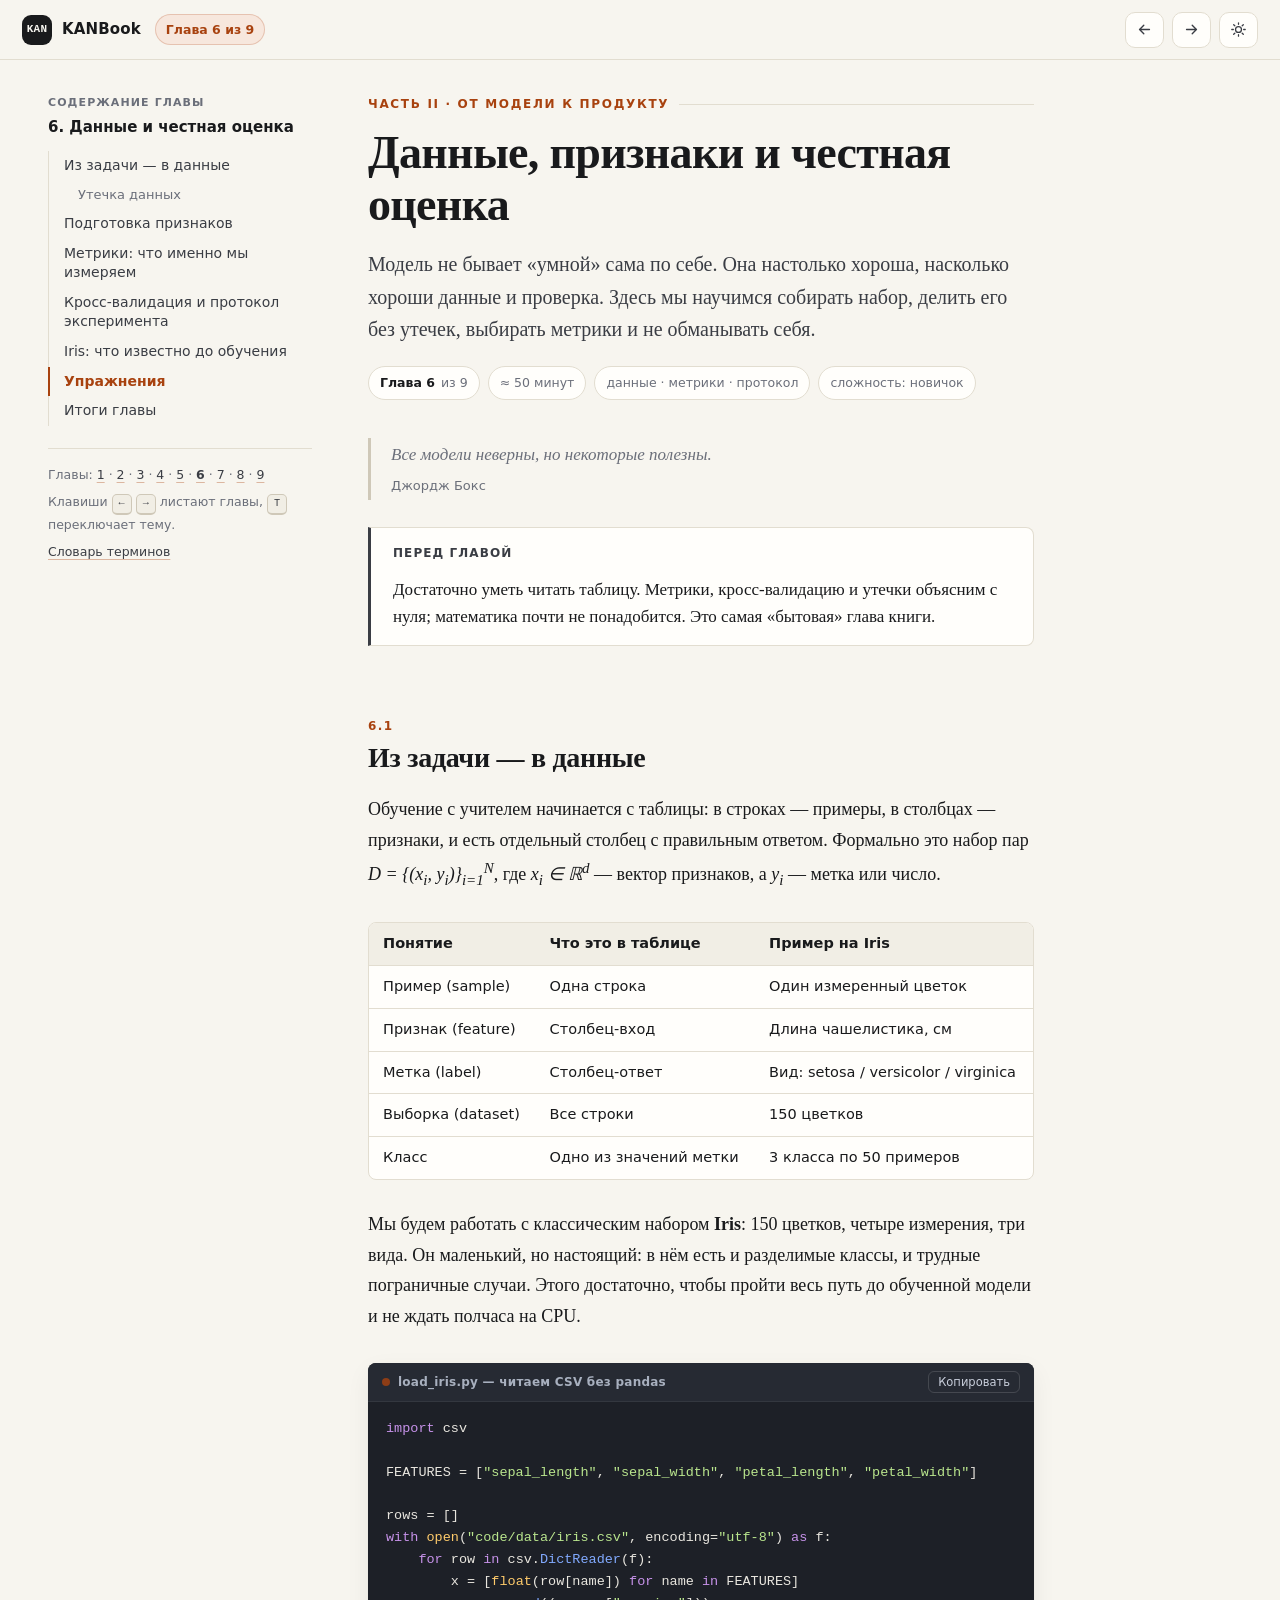
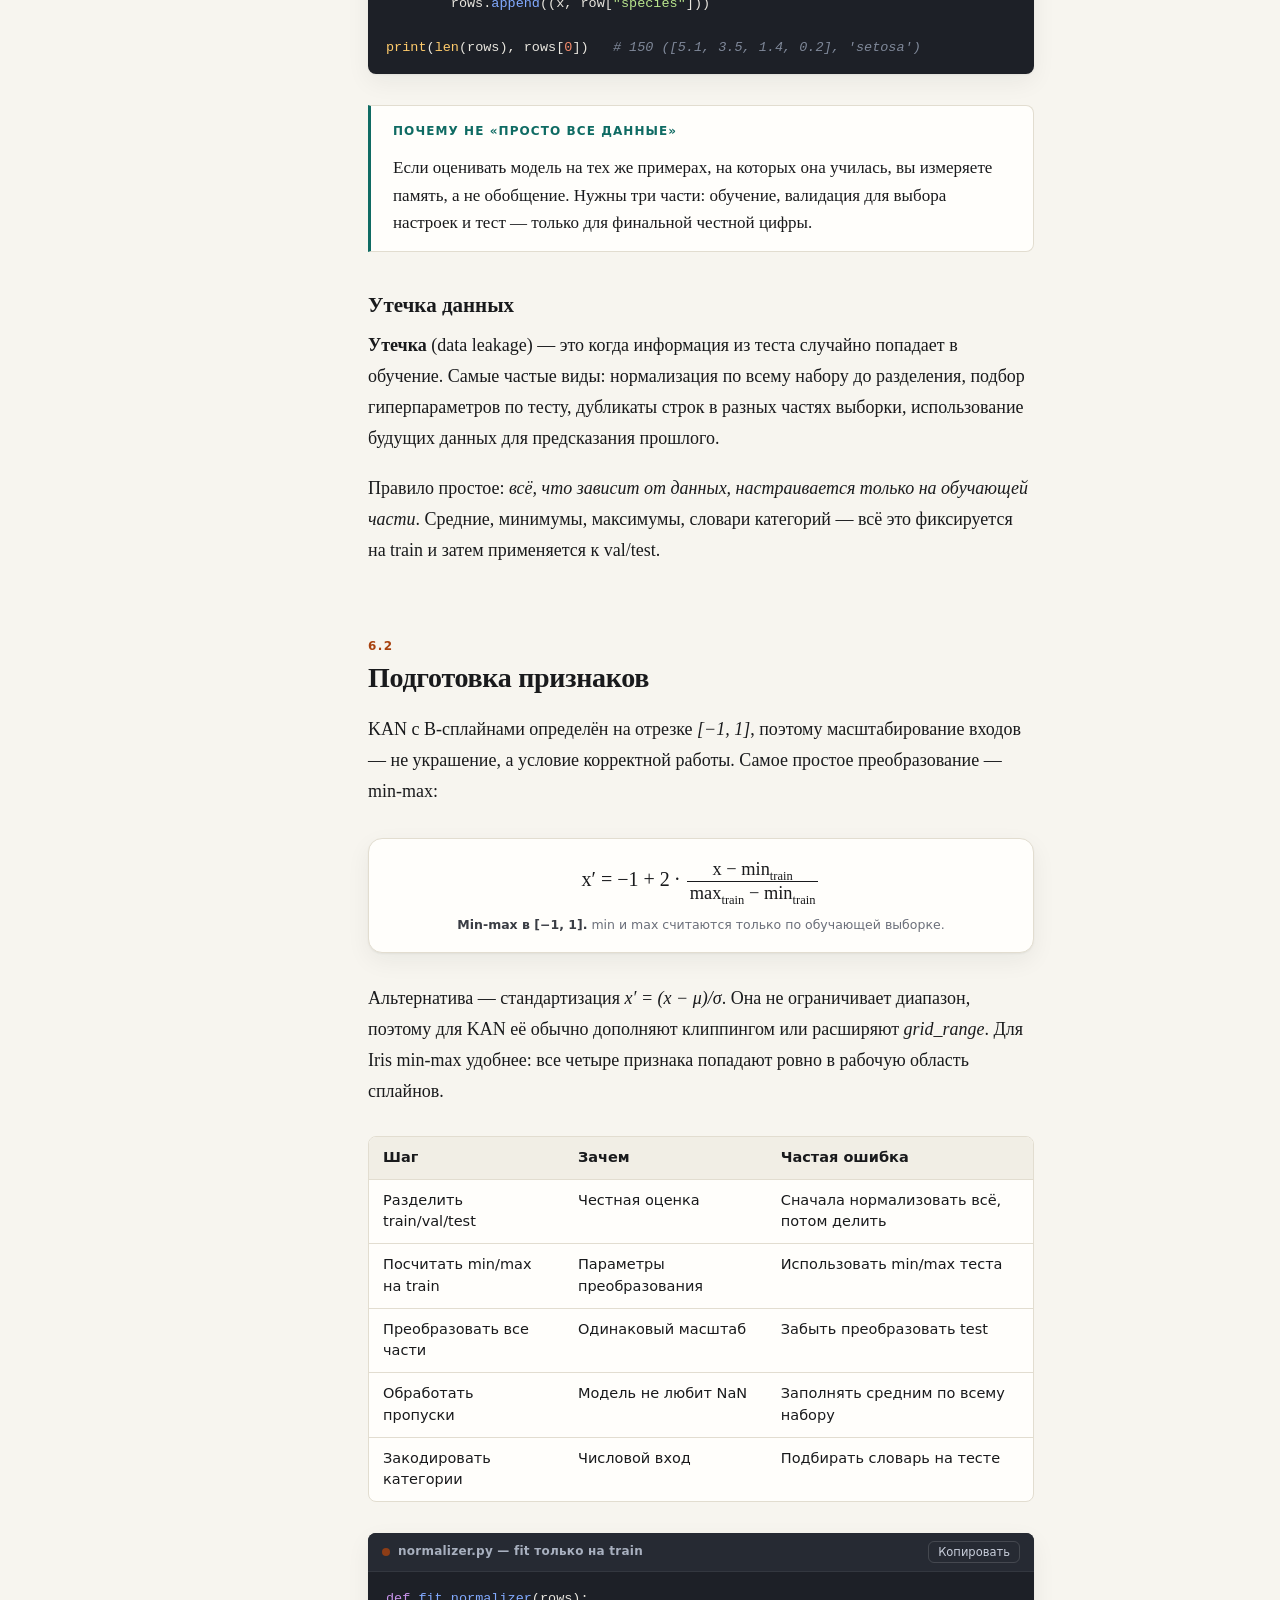
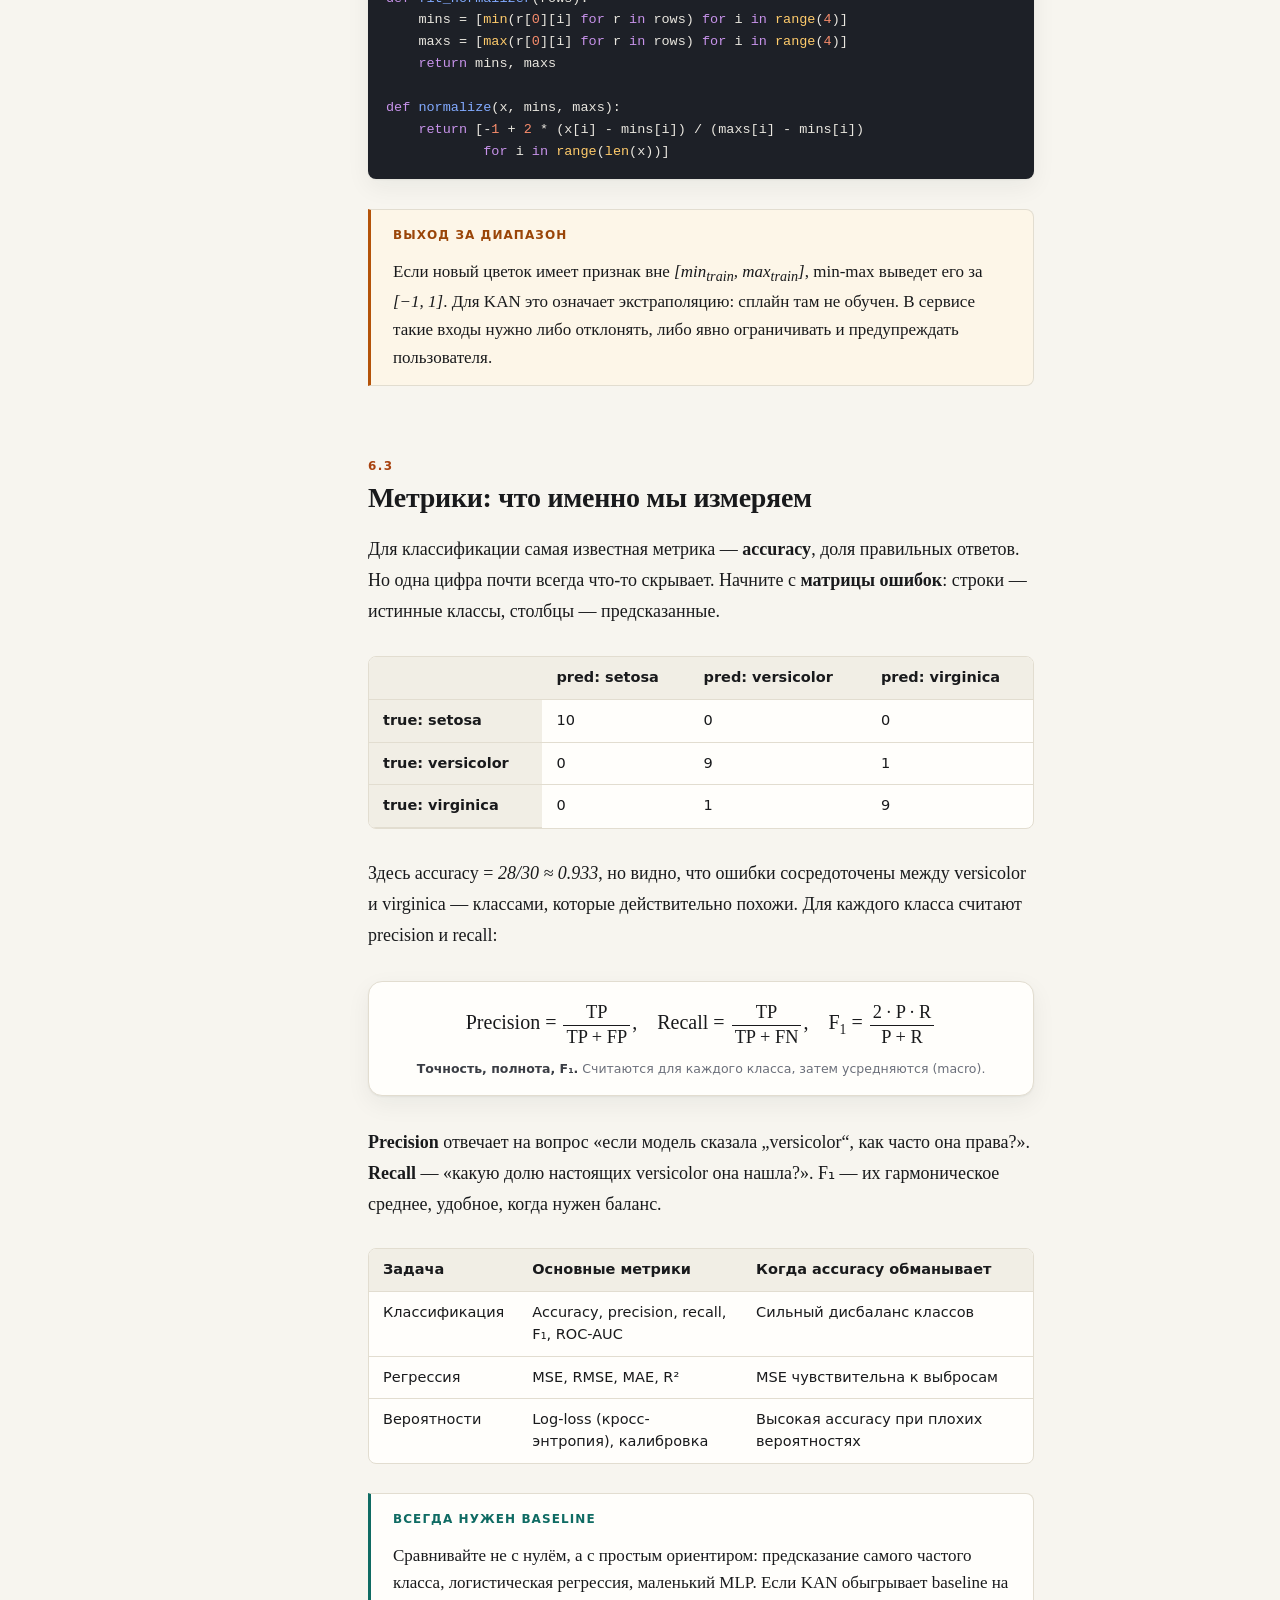
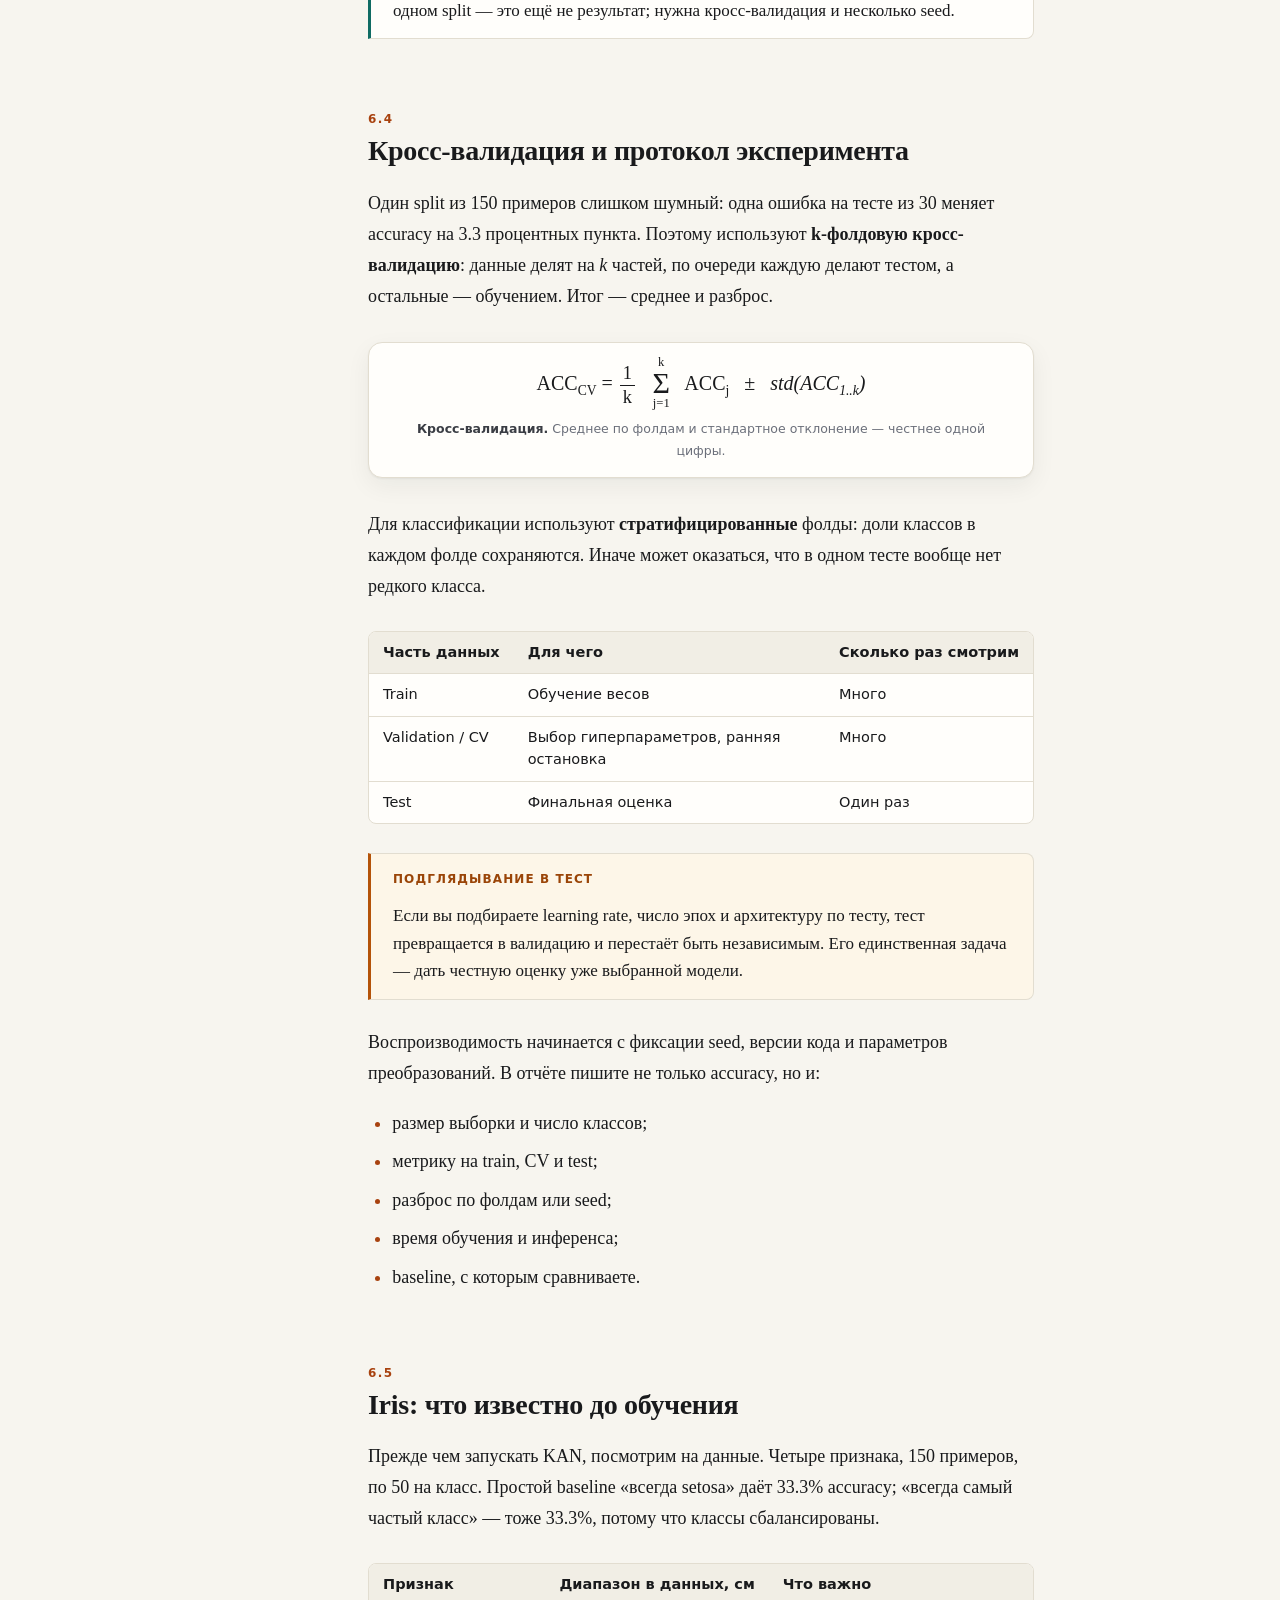
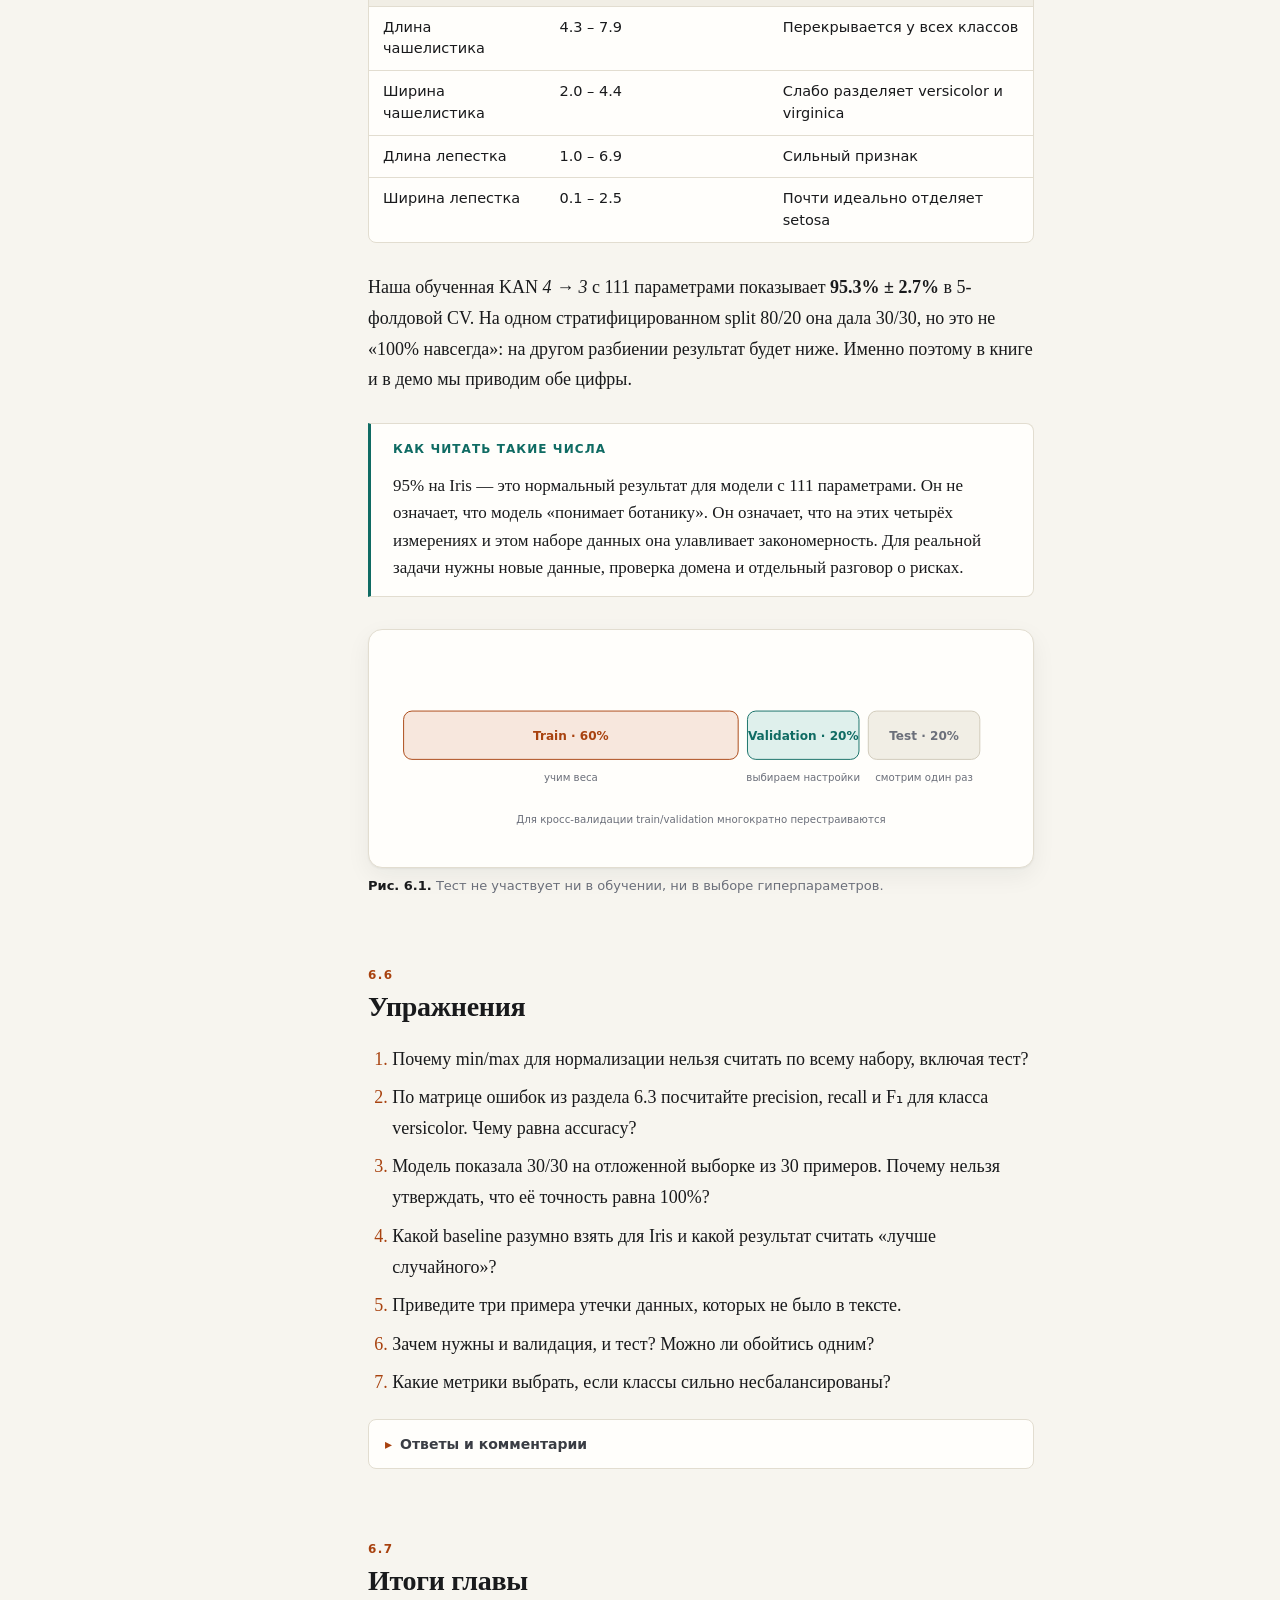
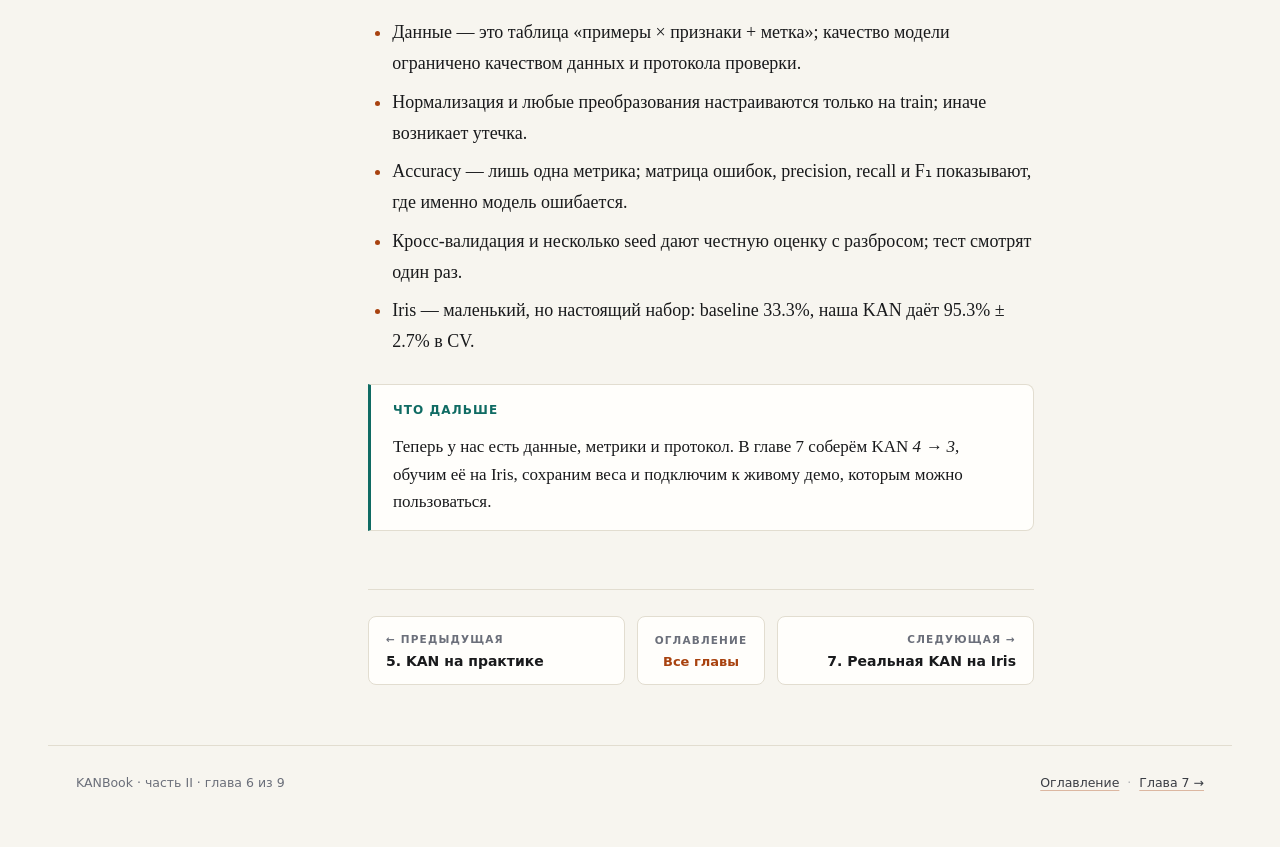
<file: chapter-6.html>
<!DOCTYPE html>
<html lang="ru" data-theme="light">
<head>
<meta charset="utf-8">
<meta name="viewport" content="width=device-width, initial-scale=1">
<title>Глава 6. Данные, признаки и честная оценка — KANBook</title>
<meta name="description" content="Как собрать данные, подготовить признаки, выбрать метрики и проверить KAN так, чтобы результат можно было считать честным.">
<meta name="theme-color" content="#f7f5ef">
<link rel="icon" href="data:image/svg+xml,%3Csvg%20xmlns='http://www.w3.org/2000/svg'%20viewBox='0%200%2032%2032'%3E%3Crect%20width='32'%20height='32'%20rx='8'%20fill='%23191a1c'/%3E%3Ctext%20x='16'%20y='21'%20font-family='monospace'%20font-size='9'%20font-weight='700'%20fill='%23f7f5ef'%20text-anchor='middle'%3EKAN%3C/text%3E%3C/svg%3E">
<script>
(function () {
  try {
    var saved = localStorage.getItem("kanbook-theme");
    if (!saved) {
      saved = window.matchMedia && window.matchMedia("(prefers-color-scheme: dark)").matches ? "dark" : "light";
    }
    document.documentElement.setAttribute("data-theme", saved);
  } catch (e) {}
})();
</script>
<link rel="stylesheet" href="assets/style.css">
</head>
<body>
<a class="skip-link" href="#main">Перейти к содержанию</a>

<header class="topbar">
  <button class="icon-btn menu-toggle" id="menu-toggle" type="button" aria-label="Открыть оглавление" aria-expanded="false" aria-controls="sidebar">
    <svg viewBox="0 0 24 24" fill="none" stroke="currentColor" stroke-width="1.9" stroke-linecap="round" aria-hidden="true"><path d="M4 7h16M4 12h16M4 17h16"/></svg>
  </button>
  <a class="brand" href="index.html">
    <span class="brand-mark">KAN</span>
    <span>KANBook</span>
  </a>
  <span class="chapter-chip">Глава 6 из 9</span>
  <span class="topbar-spacer"></span>
  <div class="topbar-actions">
    <a class="icon-btn" href="chapter-5.html" title="Предыдущая глава (←)" aria-label="Предыдущая глава">
      <svg viewBox="0 0 24 24" fill="none" stroke="currentColor" stroke-width="1.9" stroke-linecap="round" stroke-linejoin="round" aria-hidden="true"><path d="M19 12H5M11 6l-6 6 6 6"/></svg>
    </a>
    <a class="icon-btn" href="chapter-7.html" title="Следующая глава (→)" aria-label="Следующая глава">
      <svg viewBox="0 0 24 24" fill="none" stroke="currentColor" stroke-width="1.9" stroke-linecap="round" stroke-linejoin="round" aria-hidden="true"><path d="M5 12h14M13 6l6 6-6 6"/></svg>
    </a>
    <button class="icon-btn" id="theme-toggle" type="button" aria-label="Переключить тему" title="Тема (T)">
      <svg class="icon-sun" viewBox="0 0 24 24" fill="none" stroke="currentColor" stroke-width="1.8" stroke-linecap="round" aria-hidden="true"><circle cx="12" cy="12" r="4.2"/><path d="M12 2.5v2.2M12 19.3v2.2M2.5 12h2.2M19.3 12h2.2M5.2 5.2l1.6 1.6M17.2 17.2l1.6 1.6M18.8 5.2l-1.6 1.6M6.8 17.2l-1.6 1.6"/></svg>
      <svg class="icon-moon" viewBox="0 0 24 24" fill="none" stroke="currentColor" stroke-width="1.8" stroke-linecap="round" stroke-linejoin="round" aria-hidden="true"><path d="M20.5 14.2A8.6 8.6 0 1 1 9.8 3.5a7 7 0 0 0 10.7 10.7z"/></svg>
    </button>
  </div>
</header>

<div class="progress-track" aria-hidden="true"><div class="progress-bar" id="progress-bar"></div></div>

<div class="layout">
  <aside class="sidebar" id="sidebar">
    <p class="sidebar-title">Содержание главы</p>
    <p class="sidebar-chapter">6. Данные и честная оценка</p>
    <nav id="sidebar-toc" aria-label="Содержание главы"></nav>
    <div class="sidebar-foot">
      <div>
        Главы:
        <a href="chapter-1.html">1</a> ·
        <a href="chapter-2.html">2</a> ·
        <a href="chapter-3.html">3</a> ·
        <a href="chapter-4.html">4</a> ·
        <a href="chapter-5.html">5</a> ·
        <a href="chapter-6.html"><strong>6</strong></a> ·
        <a href="chapter-7.html">7</a> ·
        <a href="chapter-8.html">8</a> ·
        <a href="chapter-9.html">9</a>
      </div>
      <div style="margin-top:8px">Клавиши <kbd>←</kbd> <kbd>→</kbd> листают главы, <kbd>T</kbd> переключает тему.</div>
      <div style="margin-top:8px"><a href="primer.html#s0-4">Словарь терминов</a></div>
    </div>
  </aside>
  <button class="sidebar-scrim" id="sidebar-scrim" type="button" aria-label="Закрыть меню"></button>

  <main class="content" id="main">
    <header class="book-header">
      <p class="eyebrow">Часть II · От модели к продукту</p>
      <h1>Данные, признаки и честная оценка</h1>
      <p class="lead">
        Модель не бывает «умной» сама по себе. Она настолько хороша, насколько
        хороши данные и проверка. Здесь мы научимся собирать набор, делить его
        без утечек, выбирать метрики и не обманывать себя.
      </p>
      <div class="meta-row">
        <span class="meta-chip"><strong>Глава 6</strong> из 9</span>
        <span class="meta-chip">≈ 50 минут</span>
        <span class="meta-chip">данные · метрики · протокол</span>
        <span class="meta-chip">сложность: новичок</span>
      </div>
    </header>

    <article>
      <p class="epigraph">
        Все модели неверны, но некоторые полезны.
        <cite>Джордж Бокс</cite>
      </p>

      <div class="callout practice">
        <p class="callout-title">Перед главой</p>
        <p>
          Достаточно уметь читать таблицу. Метрики, кросс-валидацию и утечки
          объясним с нуля; математика почти не понадобится. Это самая «бытовая»
          глава книги.
        </p>
      </div>
      <h2 id="s6-1" data-num="6.1">Из задачи — в данные</h2>

      <p>
        Обучение с учителем начинается с таблицы: в строках — примеры, в
        столбцах — признаки, и есть отдельный столбец с правильным ответом.
        Формально это набор пар
        <span class="math">D = {(x<sub>i</sub>, y<sub>i</sub>)}<sub>i=1</sub><sup>N</sup></span>,
        где <span class="math">x<sub>i</sub> ∈ ℝ<sup>d</sup></span> — вектор
        признаков, а <span class="math">y<sub>i</sub></span> — метка или число.
      </p>

      <div class="table-wrap">
        <table>
          <thead>
            <tr><th>Понятие</th><th>Что это в таблице</th><th>Пример на Iris</th></tr>
          </thead>
          <tbody>
            <tr><td>Пример (sample)</td><td>Одна строка</td><td>Один измеренный цветок</td></tr>
            <tr><td>Признак (feature)</td><td>Столбец-вход</td><td>Длина чашелистика, см</td></tr>
            <tr><td>Метка (label)</td><td>Столбец-ответ</td><td>Вид: setosa / versicolor / virginica</td></tr>
            <tr><td>Выборка (dataset)</td><td>Все строки</td><td>150 цветков</td></tr>
            <tr><td>Класс</td><td>Одно из значений метки</td><td>3 класса по 50 примеров</td></tr>
          </tbody>
        </table>
      </div>

      <p>
        Мы будем работать с классическим набором <strong>Iris</strong>: 150
        цветков, четыре измерения, три вида. Он маленький, но настоящий: в нём
        есть и разделимые классы, и трудные пограничные случаи. Этого достаточно,
        чтобы пройти весь путь до обученной модели и не ждать полчаса на CPU.
      </p>

      <div class="code-block">
        <div class="code-head">
          <span class="code-title">load_iris.py — читаем CSV без pandas</span>
          <button class="copy-btn" type="button">Копировать</button>
        </div>
        <pre><code class="language-python">import csv

FEATURES = ["sepal_length", "sepal_width", "petal_length", "petal_width"]

rows = []
with open("code/data/iris.csv", encoding="utf-8") as f:
    for row in csv.DictReader(f):
        x = [float(row[name]) for name in FEATURES]
        rows.append((x, row["species"]))

print(len(rows), rows[0])   # 150 ([5.1, 3.5, 1.4, 0.2], 'setosa')</code></pre>
      </div>

      <div class="callout note">
        <p class="callout-title">Почему не «просто все данные»</p>
        <p>
          Если оценивать модель на тех же примерах, на которых она училась, вы
          измеряете память, а не обобщение. Нужны три части: обучение,
          валидация для выбора настроек и тест — только для финальной честной
          цифры.
        </p>
      </div>

      <h3 id="s6-1-1">Утечка данных</h3>

      <p>
        <strong>Утечка</strong> (data leakage) — это когда информация из теста
        случайно попадает в обучение. Самые частые виды: нормализация по всему
        набору до разделения, подбор гиперпараметров по тесту, дубликаты строк в
        разных частях выборки, использование будущих данных для предсказания
        прошлого.
      </p>

      <p>
        Правило простое: <em>всё, что зависит от данных, настраивается только на
        обучающей части</em>. Средние, минимумы, максимумы, словари категорий —
        всё это фиксируется на train и затем применяется к val/test.
      </p>
      <h2 id="s6-2" data-num="6.2">Подготовка признаков</h2>

      <p>
        KAN с B-сплайнами определён на отрезке
        <span class="math">[−1, 1]</span>, поэтому масштабирование входов —
        не украшение, а условие корректной работы. Самое простое преобразование —
        min-max:
      </p>

      <div class="formula">
        <div class="formula-body">
          x′ = −1 + 2 ·
          <span class="frac"><span class="num">x − min<sub>train</sub></span><span class="den">max<sub>train</sub> − min<sub>train</sub></span></span>
        </div>
        <div class="formula-caption"><strong>Min-max в [−1, 1].</strong> min и max считаются только по обучающей выборке.</div>
      </div>

      <p>
        Альтернатива — стандартизация
        <span class="math">x′ = (x − μ)/σ</span>. Она не ограничивает диапазон,
        поэтому для KAN её обычно дополняют клиппингом или расширяют
        <span class="math">grid_range</span>. Для Iris min-max удобнее: все
        четыре признака попадают ровно в рабочую область сплайнов.
      </p>

      <div class="table-wrap">
        <table>
          <thead>
            <tr><th>Шаг</th><th>Зачем</th><th>Частая ошибка</th></tr>
          </thead>
          <tbody>
            <tr><td>Разделить train/val/test</td><td>Честная оценка</td><td>Сначала нормализовать всё, потом делить</td></tr>
            <tr><td>Посчитать min/max на train</td><td>Параметры преобразования</td><td>Использовать min/max теста</td></tr>
            <tr><td>Преобразовать все части</td><td>Одинаковый масштаб</td><td>Забыть преобразовать test</td></tr>
            <tr><td>Обработать пропуски</td><td>Модель не любит NaN</td><td>Заполнять средним по всему набору</td></tr>
            <tr><td>Закодировать категории</td><td>Числовой вход</td><td>Подбирать словарь на тесте</td></tr>
          </tbody>
        </table>
      </div>

      <div class="code-block">
        <div class="code-head">
          <span class="code-title">normalizer.py — fit только на train</span>
          <button class="copy-btn" type="button">Копировать</button>
        </div>
        <pre><code class="language-python">def fit_normalizer(rows):
    mins = [min(r[0][i] for r in rows) for i in range(4)]
    maxs = [max(r[0][i] for r in rows) for i in range(4)]
    return mins, maxs

def normalize(x, mins, maxs):
    return [-1 + 2 * (x[i] - mins[i]) / (maxs[i] - mins[i])
            for i in range(len(x))]</code></pre>
      </div>

      <div class="callout warning">
        <p class="callout-title">Выход за диапазон</p>
        <p>
          Если новый цветок имеет признак вне
          <span class="math">[min<sub>train</sub>, max<sub>train</sub>]</span>,
          min-max выведет его за <span class="math">[−1, 1]</span>. Для KAN это
          означает экстраполяцию: сплайн там не обучен. В сервисе такие входы
          нужно либо отклонять, либо явно ограничивать и предупреждать
          пользователя.
        </p>
      </div>

      <h2 id="s6-3" data-num="6.3">Метрики: что именно мы измеряем</h2>

      <p>
        Для классификации самая известная метрика — <strong>accuracy</strong>,
        доля правильных ответов. Но одна цифра почти всегда что-то скрывает.
        Начните с <strong>матрицы ошибок</strong>: строки — истинные классы,
        столбцы — предсказанные.
      </p>

      <div class="table-wrap">
        <table>
          <thead>
            <tr><th></th><th>pred: setosa</th><th>pred: versicolor</th><th>pred: virginica</th></tr>
          </thead>
          <tbody>
            <tr><th>true: setosa</th><td>10</td><td>0</td><td>0</td></tr>
            <tr><th>true: versicolor</th><td>0</td><td>9</td><td>1</td></tr>
            <tr><th>true: virginica</th><td>0</td><td>1</td><td>9</td></tr>
          </tbody>
        </table>
      </div>

      <p>
        Здесь accuracy = <span class="math">28/30 ≈ 0.933</span>, но видно, что
        ошибки сосредоточены между versicolor и virginica — классами, которые
        действительно похожи. Для каждого класса считают precision и recall:
      </p>

      <div class="formula">
        <div class="formula-body">
          Precision = <span class="frac"><span class="num">TP</span><span class="den">TP + FP</span></span>,
          &nbsp;&nbsp;
          Recall = <span class="frac"><span class="num">TP</span><span class="den">TP + FN</span></span>,
          &nbsp;&nbsp;
          F<sub>1</sub> = <span class="frac"><span class="num">2 · P · R</span><span class="den">P + R</span></span>
        </div>
        <div class="formula-caption"><strong>Точность, полнота, F₁.</strong> Считаются для каждого класса, затем усредняются (macro).</div>
      </div>

      <p>
        <strong>Precision</strong> отвечает на вопрос «если модель сказала
        „versicolor“, как часто она права?». <strong>Recall</strong> — «какую
        долю настоящих versicolor она нашла?». F₁ — их гармоническое среднее,
        удобное, когда нужен баланс.
      </p>

      <div class="table-wrap">
        <table>
          <thead>
            <tr><th>Задача</th><th>Основные метрики</th><th>Когда accuracy обманывает</th></tr>
          </thead>
          <tbody>
            <tr><td>Классификация</td><td>Accuracy, precision, recall, F₁, ROC-AUC</td><td>Сильный дисбаланс классов</td></tr>
            <tr><td>Регрессия</td><td>MSE, RMSE, MAE, R²</td><td>MSE чувствительна к выбросам</td></tr>
            <tr><td>Вероятности</td><td>Log-loss (кросс-энтропия), калибровка</td><td>Высокая accuracy при плохих вероятностях</td></tr>
          </tbody>
        </table>
      </div>

      <div class="callout note">
        <p class="callout-title">Всегда нужен baseline</p>
        <p>
          Сравнивайте не с нулём, а с простым ориентиром: предсказание самого
          частого класса, логистическая регрессия, маленький MLP. Если KAN
          обыгрывает baseline на одном split — это ещё не результат; нужна
          кросс-валидация и несколько seed.
        </p>
      </div>
      <h2 id="s6-4" data-num="6.4">Кросс-валидация и протокол эксперимента</h2>

      <p>
        Один split из 150 примеров слишком шумный: одна ошибка на тесте из 30
        меняет accuracy на 3.3 процентных пункта. Поэтому используют
        <strong>k-фолдовую кросс-валидацию</strong>: данные делят на
        <span class="math">k</span> частей, по очереди каждую делают тестом, а
        остальные — обучением. Итог — среднее и разброс.
      </p>

      <div class="formula">
        <div class="formula-body">
          ACC<sub>CV</sub> =
          <span class="frac"><span class="num">1</span><span class="den">k</span></span>
          <span class="big-op">Σ<sub>j=1</sub><sup>k</sup></span>
          ACC<sub>j</sub>
          &nbsp;&nbsp;±&nbsp;&nbsp;
          <span class="math">std(ACC<sub>1..k</sub>)</span>
        </div>
        <div class="formula-caption"><strong>Кросс-валидация.</strong> Среднее по фолдам и стандартное отклонение — честнее одной цифры.</div>
      </div>

      <p>
        Для классификации используют <strong>стратифицированные</strong> фолды:
        доли классов в каждом фолде сохраняются. Иначе может оказаться, что в
        одном тесте вообще нет редкого класса.
      </p>

      <div class="table-wrap">
        <table>
          <thead>
            <tr><th>Часть данных</th><th>Для чего</th><th>Сколько раз смотрим</th></tr>
          </thead>
          <tbody>
            <tr><td>Train</td><td>Обучение весов</td><td>Много</td></tr>
            <tr><td>Validation / CV</td><td>Выбор гиперпараметров, ранняя остановка</td><td>Много</td></tr>
            <tr><td>Test</td><td>Финальная оценка</td><td>Один раз</td></tr>
          </tbody>
        </table>
      </div>

      <div class="callout warning">
        <p class="callout-title">Подглядывание в тест</p>
        <p>
          Если вы подбираете learning rate, число эпох и архитектуру по тесту,
          тест превращается в валидацию и перестаёт быть независимым. Его
          единственная задача — дать честную оценку уже выбранной модели.
        </p>
      </div>

      <p>
        Воспроизводимость начинается с фиксации seed, версии кода и параметров
        преобразований. В отчёте пишите не только accuracy, но и:
      </p>

      <ul>
        <li>размер выборки и число классов;</li>
        <li>метрику на train, CV и test;</li>
        <li>разброс по фолдам или seed;</li>
        <li>время обучения и инференса;</li>
        <li>baseline, с которым сравниваете.</li>
      </ul>

      <h2 id="s6-5" data-num="6.5">Iris: что известно до обучения</h2>

      <p>
        Прежде чем запускать KAN, посмотрим на данные. Четыре признака, 150
        примеров, по 50 на класс. Простой baseline «всегда setosa» даёт 33.3%
        accuracy; «всегда самый частый класс» — тоже 33.3%, потому что классы
        сбалансированы.
      </p>

      <div class="table-wrap">
        <table>
          <thead>
            <tr><th>Признак</th><th>Диапазон в данных, см</th><th>Что важно</th></tr>
          </thead>
          <tbody>
            <tr><td>Длина чашелистика</td><td>4.3 – 7.9</td><td>Перекрывается у всех классов</td></tr>
            <tr><td>Ширина чашелистика</td><td>2.0 – 4.4</td><td>Слабо разделяет versicolor и virginica</td></tr>
            <tr><td>Длина лепестка</td><td>1.0 – 6.9</td><td>Сильный признак</td></tr>
            <tr><td>Ширина лепестка</td><td>0.1 – 2.5</td><td>Почти идеально отделяет setosa</td></tr>
          </tbody>
        </table>
      </div>

      <p>
        Наша обученная KAN <span class="math">4 → 3</span> с 111 параметрами
        показывает <strong>95.3% ± 2.7%</strong> в 5-фолдовой CV. На одном
        стратифицированном split 80/20 она дала 30/30, но это не «100% навсегда»:
        на другом разбиении результат будет ниже. Именно поэтому в книге и в
        демо мы приводим обе цифры.
      </p>

      <div class="callout note">
        <p class="callout-title">Как читать такие числа</p>
        <p>
          95% на Iris — это нормальный результат для модели с 111 параметрами.
          Он не означает, что модель «понимает ботанику». Он означает, что на
          этих четырёх измерениях и этом наборе данных она улавливает
          закономерность. Для реальной задачи нужны новые данные, проверка
          домена и отдельный разговор о рисках.
        </p>
      </div>

      <div class="figure">
        <div class="figure-frame">
          <svg viewBox="0 0 680 220" role="img" aria-label="Схема разделения данных на обучение, валидацию и тест">
            <rect x="20" y="70" width="360" height="52" rx="9" fill="var(--accent-soft)" stroke="var(--accent)"/>
            <rect x="390" y="70" width="120" height="52" rx="9" fill="var(--accent-2-soft)" stroke="var(--accent-2)"/>
            <rect x="520" y="70" width="120" height="52" rx="9" fill="var(--surface-2)" stroke="var(--line-strong)"/>

            <text x="200" y="101" text-anchor="middle" font-family="system-ui, sans-serif" font-size="13" font-weight="600" fill="var(--accent)">Train · 60%</text>
            <text x="450" y="101" text-anchor="middle" font-family="system-ui, sans-serif" font-size="13" font-weight="600" fill="var(--accent-2)">Validation · 20%</text>
            <text x="580" y="101" text-anchor="middle" font-family="system-ui, sans-serif" font-size="13" font-weight="600" fill="var(--muted)">Test · 20%</text>

            <text x="200" y="145" text-anchor="middle" font-family="system-ui, sans-serif" font-size="11" fill="var(--muted)">учим веса</text>
            <text x="450" y="145" text-anchor="middle" font-family="system-ui, sans-serif" font-size="11" fill="var(--muted)">выбираем настройки</text>
            <text x="580" y="145" text-anchor="middle" font-family="system-ui, sans-serif" font-size="11" fill="var(--muted)">смотрим один раз</text>

            <text x="340" y="190" text-anchor="middle" font-family="system-ui, sans-serif" font-size="11" fill="var(--muted)">Для кросс-валидации train/validation многократно перестраиваются</text>
          </svg>
        </div>
        <figcaption><strong>Рис. 6.1.</strong> Тест не участвует ни в обучении, ни в выборе гиперпараметров.</figcaption>
      </div>
      <h2 id="s6-6" data-num="6.6">Упражнения</h2>

      <ol>
        <li>
          Почему min/max для нормализации нельзя считать по всему набору, включая
          тест?
        </li>
        <li>
          По матрице ошибок из раздела 6.3 посчитайте precision, recall и F₁ для
          класса versicolor. Чему равна accuracy?
        </li>
        <li>
          Модель показала 30/30 на отложенной выборке из 30 примеров. Почему
          нельзя утверждать, что её точность равна 100%?
        </li>
        <li>
          Какой baseline разумно взять для Iris и какой результат считать
          «лучше случайного»?
        </li>
        <li>
          Приведите три примера утечки данных, которых не было в тексте.
        </li>
        <li>
          Зачем нужны и валидация, и тест? Можно ли обойтись одним?
        </li>
        <li>
          Какие метрики выбрать, если классы сильно несбалансированы?
        </li>
      </ol>

      <details>
        <summary>Ответы и комментарии</summary>
        <ol>
          <li>
            Потому что тогда параметры преобразования «увидят» тест. Это утечка:
            модель косвенно получает информацию о распределении тестовых данных.
            min/max фиксируются на train и применяются к остальным частям.
          </li>
          <li>
            Для versicolor: TP = 9, FP = 1 (virginica, названная versicolor),
            FN = 1 (versicolor, названный virginica). Precision = 9/10 = 0.9,
            recall = 9/10 = 0.9, F₁ = 0.9. Accuracy = 28/30 ≈ 0.933.
          </li>
          <li>
            Тридцать примеров — маленькая выборка; одна ошибка сдвигает оценку
            на 3.3 п.п. Кроме того, это один конкретный split. Нужны
            кросс-валидация, несколько seed и, в идеале, внешний тест.
          </li>
          <li>
            «Всегда самый частый класс» даёт 33.3%. Разумный ориентир — заметно
            выше 33% и выше простой логистической регрессии; на Iris 90–96%
            уже хороший результат для компактной модели.
          </li>
          <li>
            Например: заполнение пропусков средним по всему набору; отбор
            признаков по корреляции со всей меткой; дубликаты одного и того же
            объекта в train и test; использование будущих продаж для прогноза
            прошлых.
          </li>
          <li>
            Валидация нужна для выбора настроек и ранней остановки, тест — для
            финальной независимой оценки. Если настраивать по тесту, он
            перестаёт быть независимым, и оценка завышается.
          </li>
          <li>
            Accuracy может быть высокой при бесполезной модели. Нужны
            precision/recall/F₁ по классам, balanced accuracy, ROC-AUC или PR-AUC
            в зависимости от задачи и цены ошибок.
          </li>
        </ol>
      </details>

      <h2 id="s6-7" data-num="6.7">Итоги главы</h2>

      <ul>
        <li>
          Данные — это таблица «примеры × признаки + метка»; качество модели
          ограничено качеством данных и протокола проверки.
        </li>
        <li>
          Нормализация и любые преобразования настраиваются только на train;
          иначе возникает утечка.
        </li>
        <li>
          Accuracy — лишь одна метрика; матрица ошибок, precision, recall и F₁
          показывают, где именно модель ошибается.
        </li>
        <li>
          Кросс-валидация и несколько seed дают честную оценку с разбросом;
          тест смотрят один раз.
        </li>
        <li>
          Iris — маленький, но настоящий набор: baseline 33.3%, наша KAN даёт
          95.3% ± 2.7% в CV.
        </li>
      </ul>

      <div class="callout note">
        <p class="callout-title">Что дальше</p>
        <p>
          Теперь у нас есть данные, метрики и протокол. В главе 7 соберём KAN
          <span class="math">4 → 3</span>, обучим её на Iris, сохраним веса и
          подключим к живому демо, которым можно пользоваться.
        </p>
      </div>
    </article>

    <nav class="chapter-nav" aria-label="Навигация по главам">
      <a class="prev" href="chapter-5.html">
        <span class="dir">← Предыдущая</span>
        <span class="name">5. KAN на практике</span>
      </a>
      <a class="toc-link" href="index.html">
        <span class="dir">Оглавление</span>
        <span class="name">Все главы</span>
      </a>
      <a class="next" href="chapter-7.html">
        <span class="dir">Следующая →</span>
        <span class="name">7. Реальная KAN на Iris</span>
      </a>
    </nav>
  </main>
</div>

<footer class="book-footer">
  <div>KANBook · часть II · глава 6 из 9</div>
  <div>
    <a href="index.html">Оглавление</a>
    <span class="sep">·</span>
    <a href="chapter-7.html">Глава 7 →</a>
  </div>
</footer>

<script src="assets/book.js"></script>
</body>
</html>
</file>
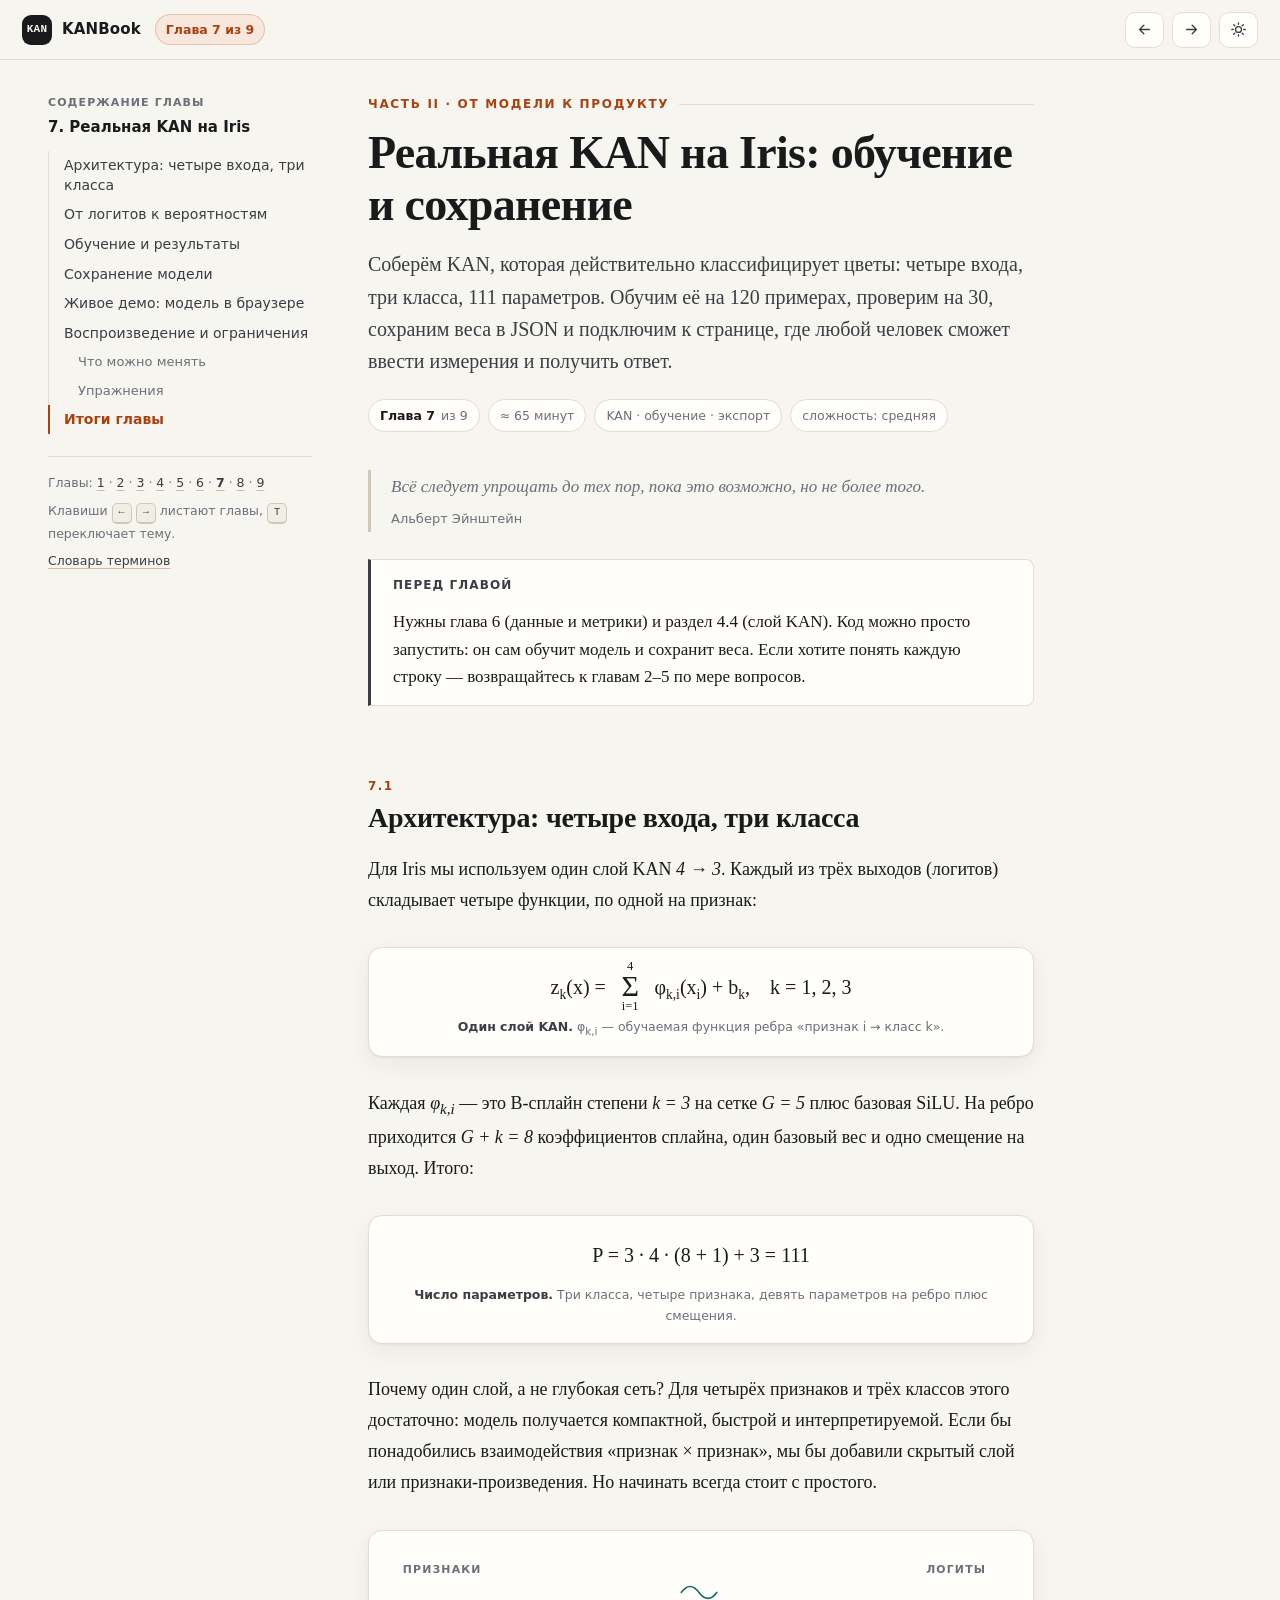
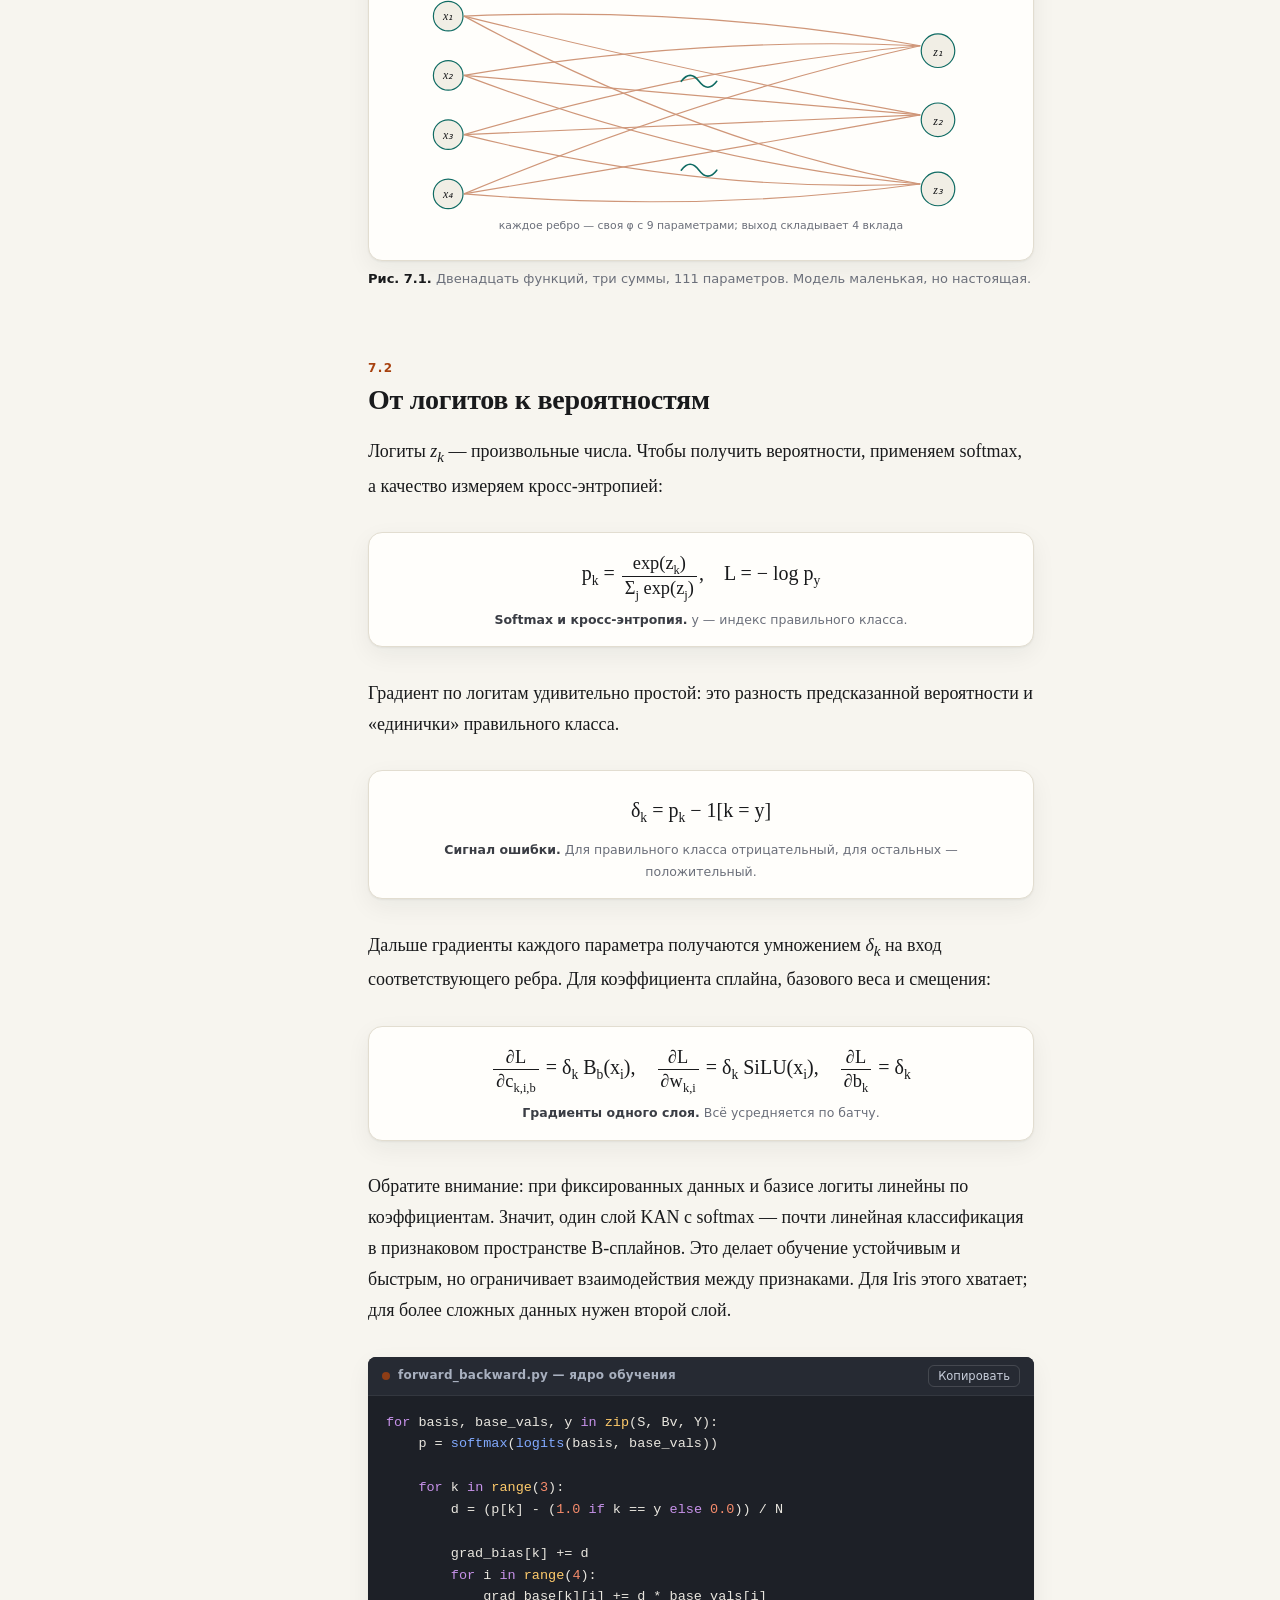
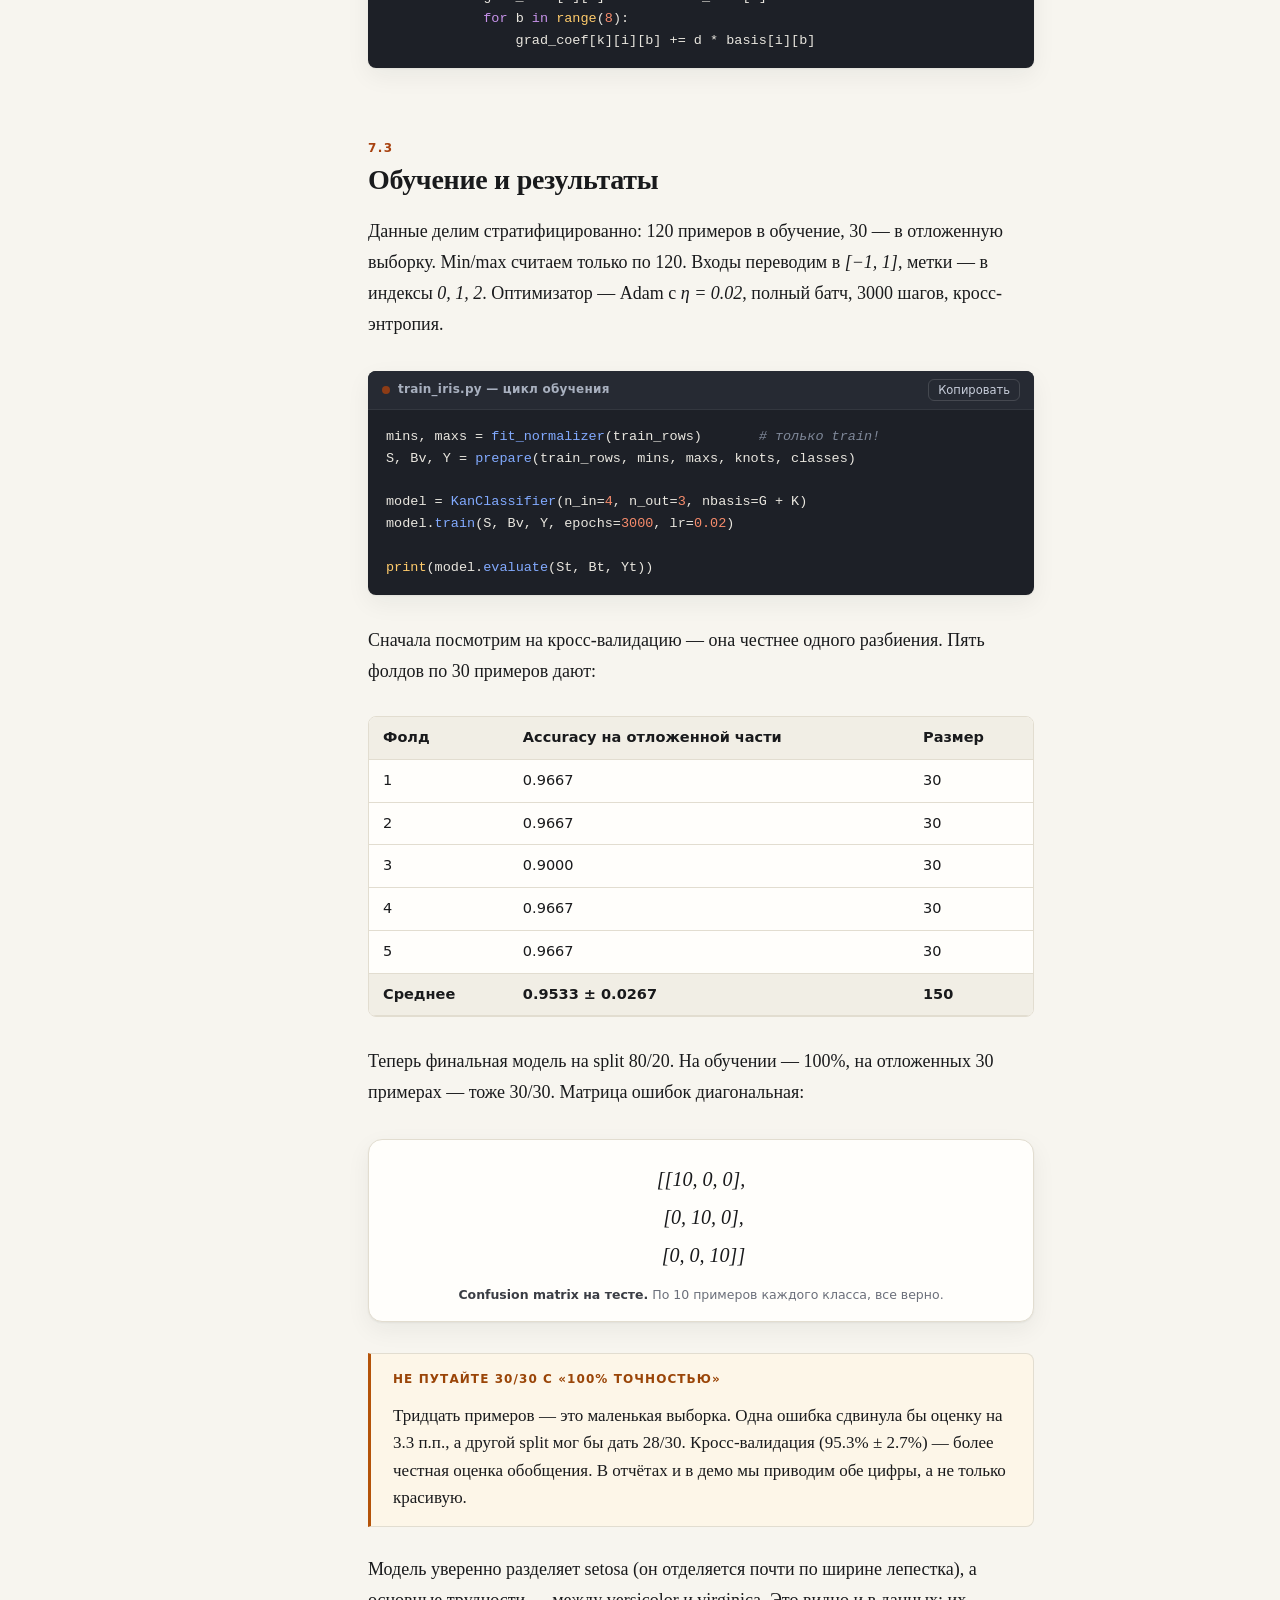
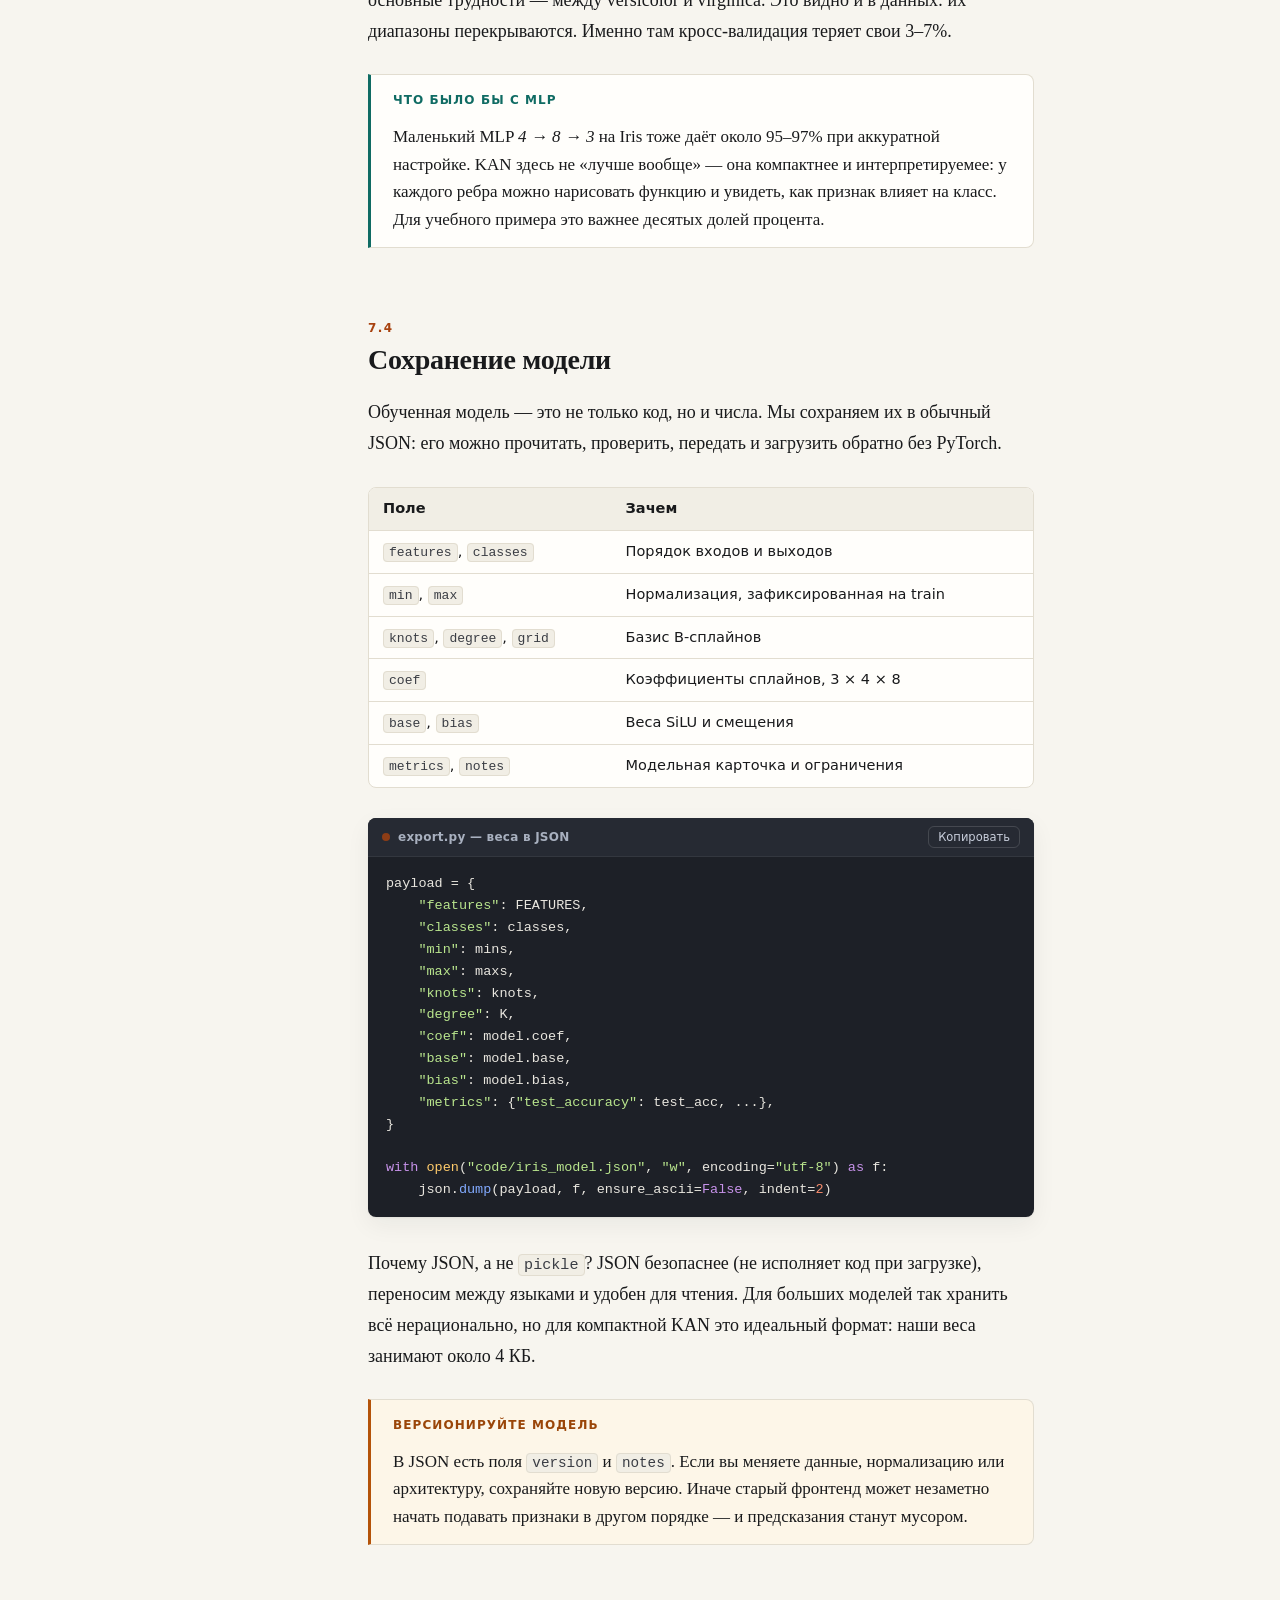
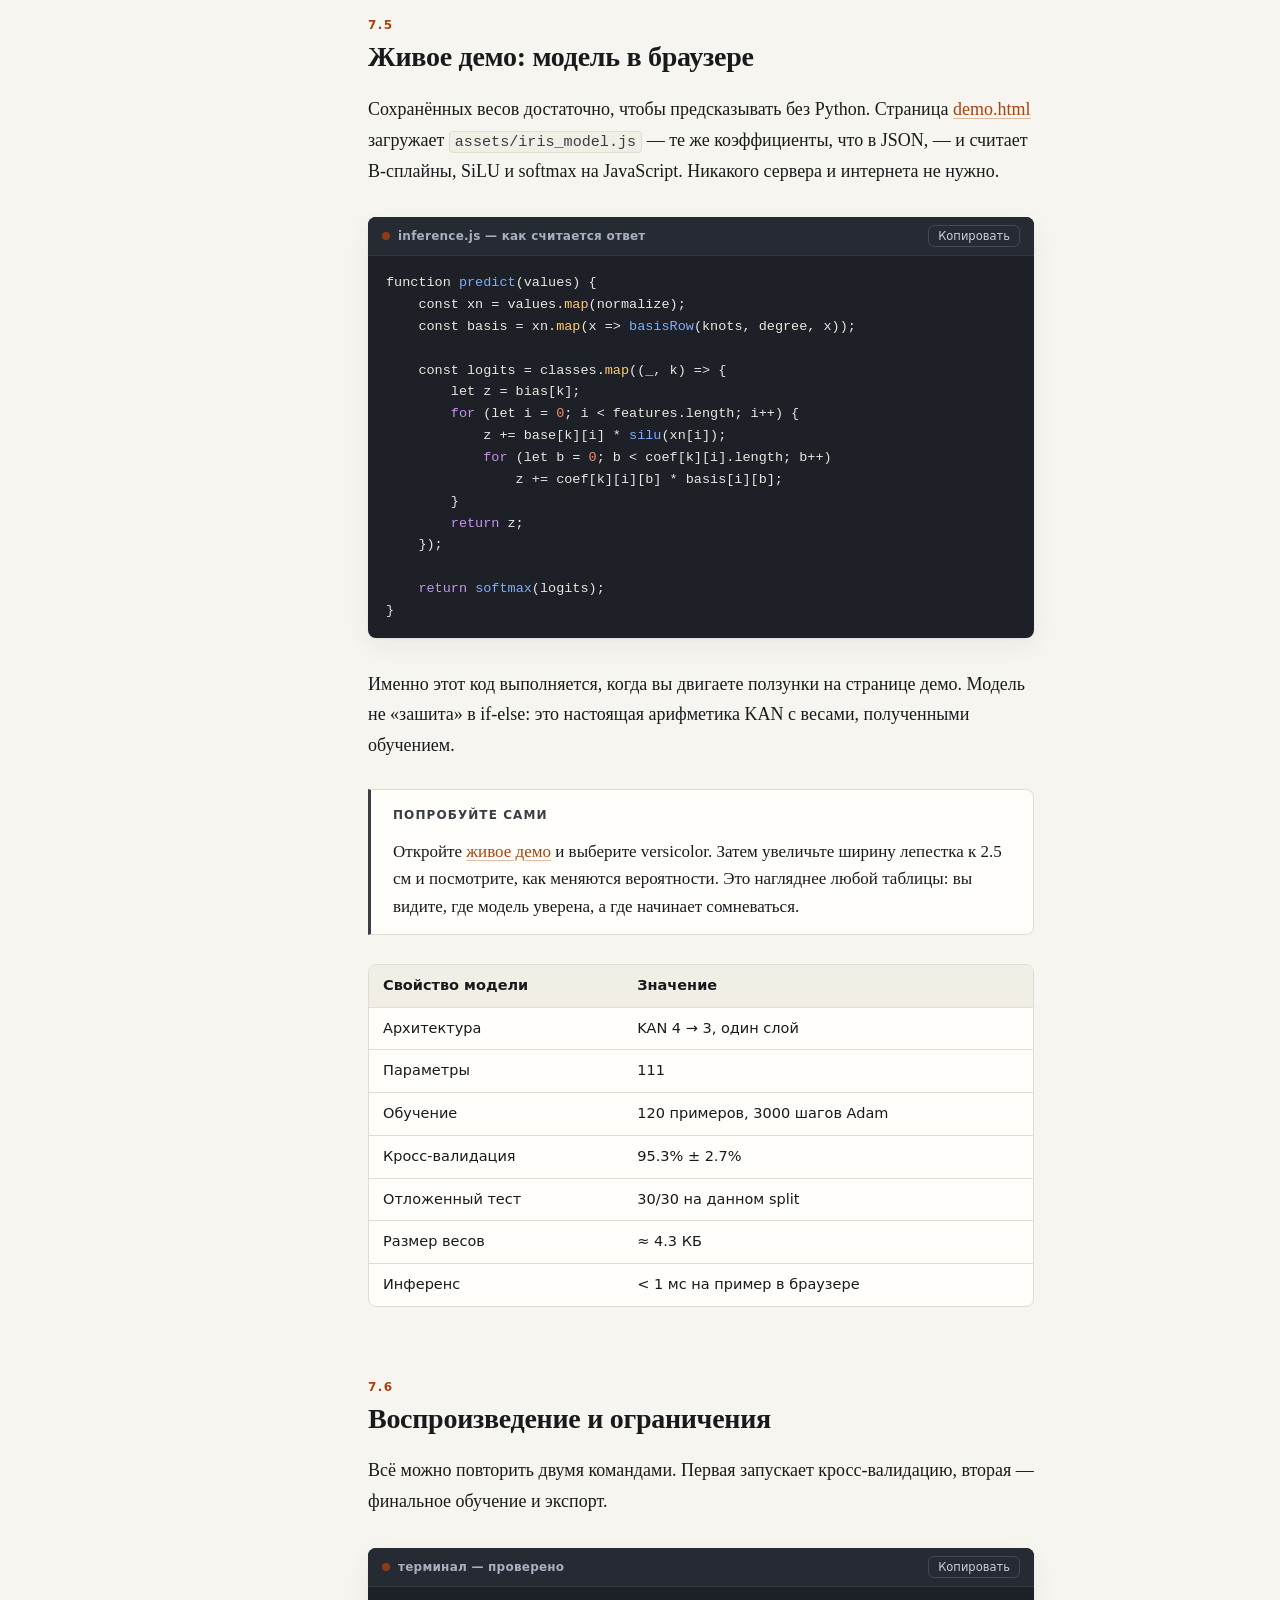
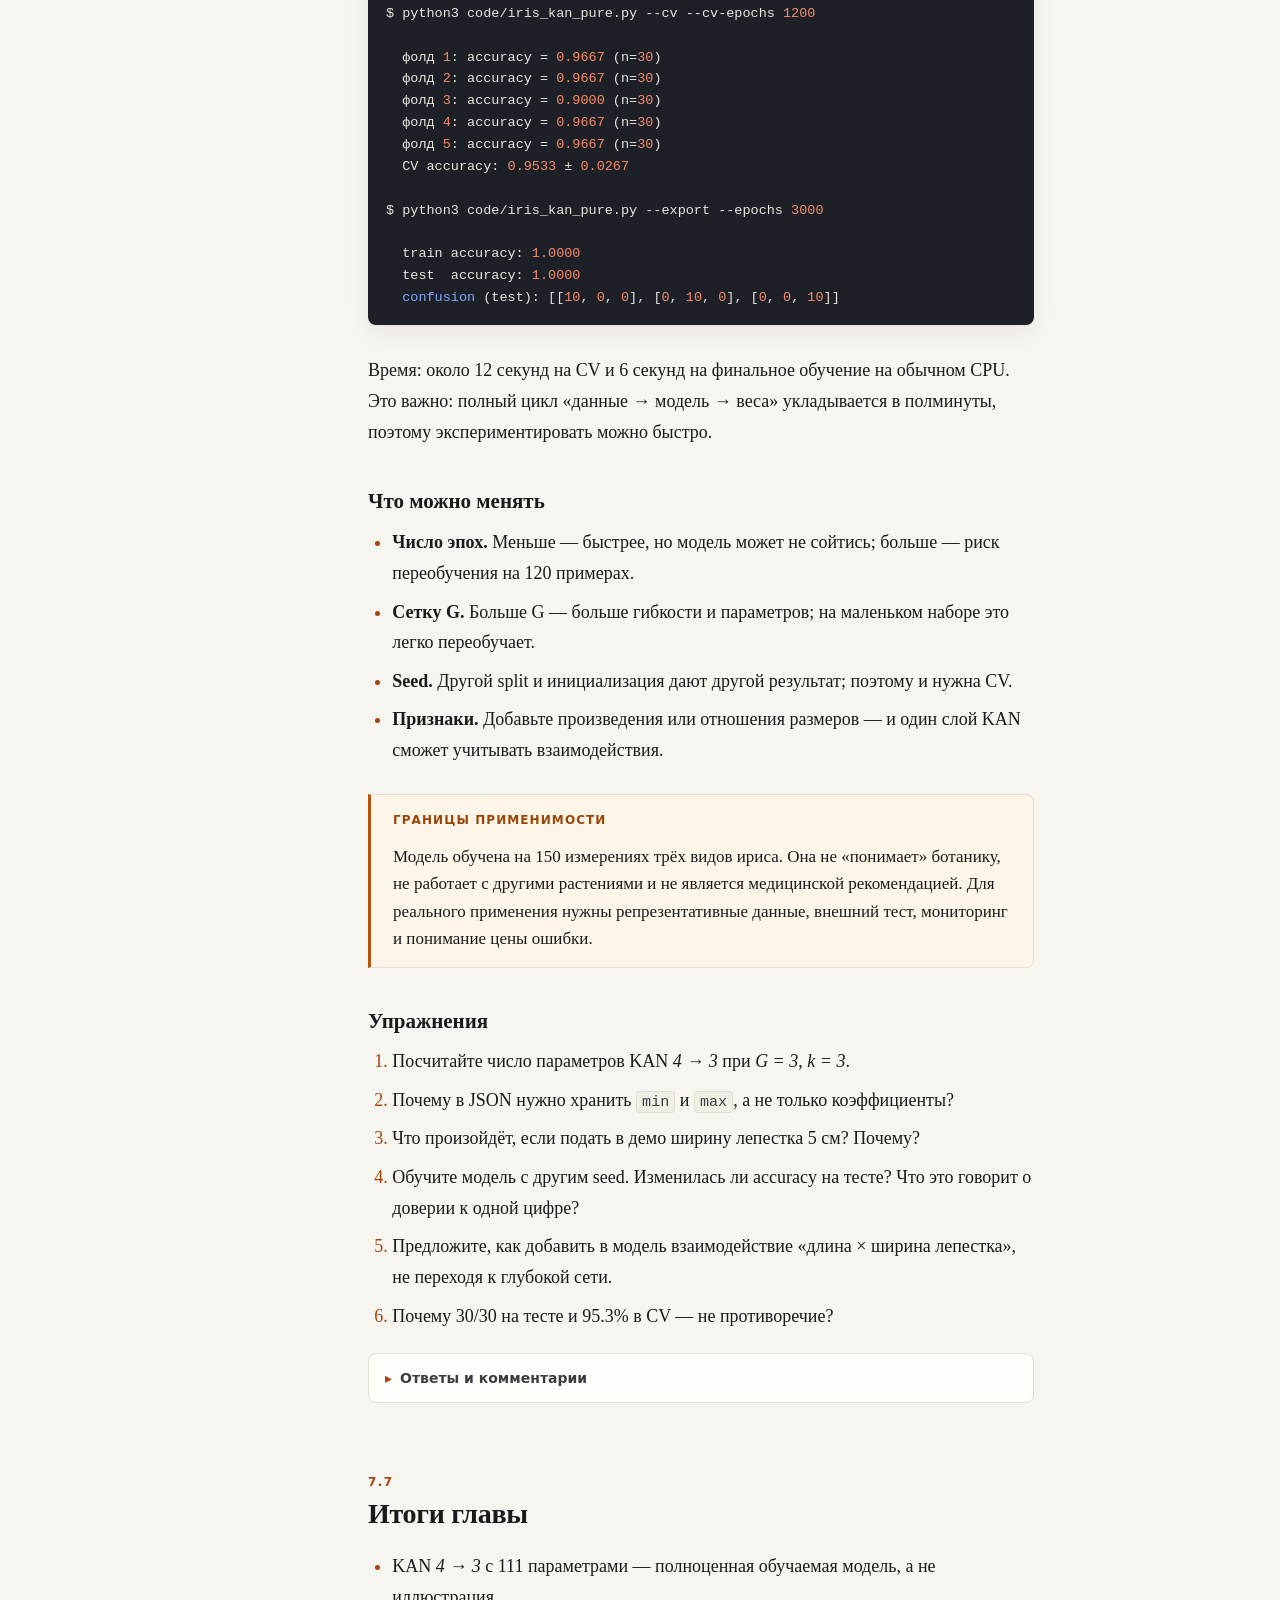
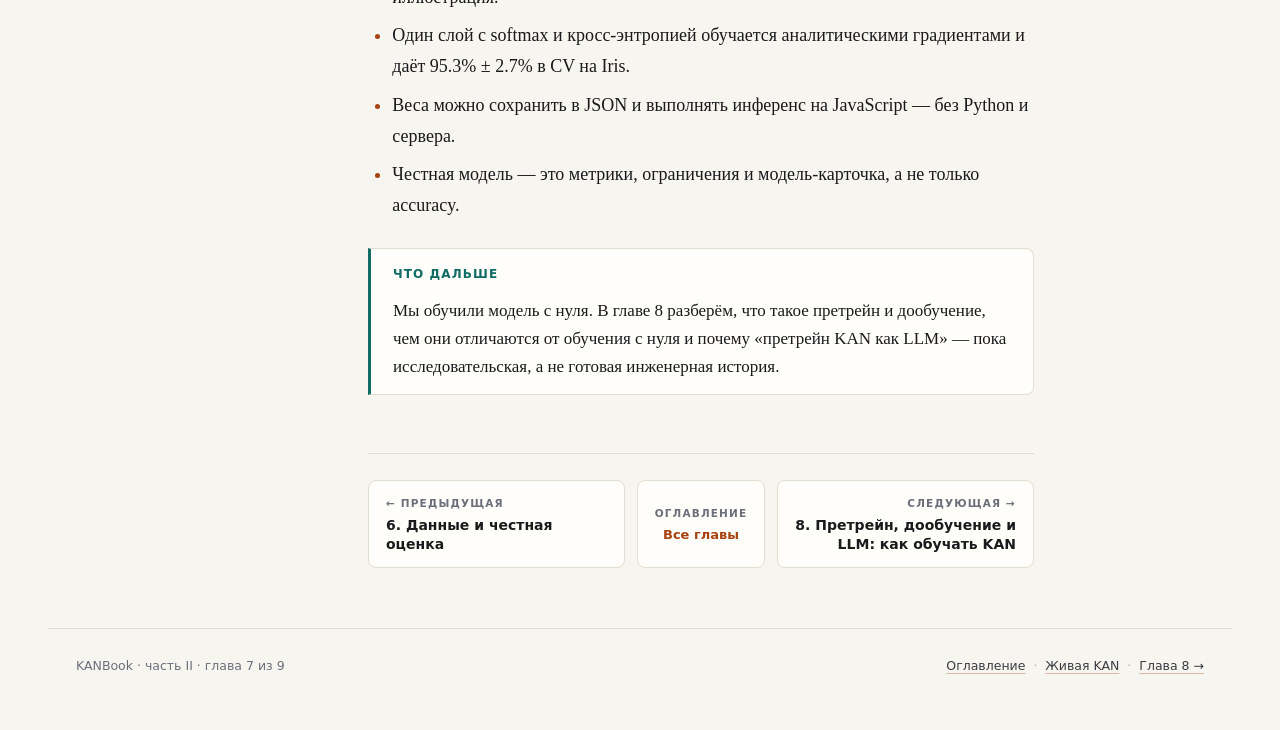
<file: chapter-7.html>
<!DOCTYPE html>
<html lang="ru" data-theme="light">
<head>
<meta charset="utf-8">
<meta name="viewport" content="width=device-width, initial-scale=1">
<title>Глава 7. Реальная KAN на Iris — KANBook</title>
<meta name="description" content="KAN 4 → 3 на Iris: архитектура, softmax и кросс-энтропия, обучение, кросс-валидация 95.3%, сохранение весов в JSON и живое браузерное демо.">
<meta name="theme-color" content="#f7f5ef">
<link rel="icon" href="data:image/svg+xml,%3Csvg%20xmlns='http://www.w3.org/2000/svg'%20viewBox='0%200%2032%2032'%3E%3Crect%20width='32'%20height='32'%20rx='8'%20fill='%23191a1c'/%3E%3Ctext%20x='16'%20y='21'%20font-family='monospace'%20font-size='9'%20font-weight='700'%20fill='%23f7f5ef'%20text-anchor='middle'%3EKAN%3C/text%3E%3C/svg%3E">
<script>
(function () {
  try {
    var saved = localStorage.getItem("kanbook-theme");
    if (!saved) {
      saved = window.matchMedia && window.matchMedia("(prefers-color-scheme: dark)").matches ? "dark" : "light";
    }
    document.documentElement.setAttribute("data-theme", saved);
  } catch (e) {}
})();
</script>
<link rel="stylesheet" href="assets/style.css">
</head>
<body>
<a class="skip-link" href="#main">Перейти к содержанию</a>

<header class="topbar">
  <button class="icon-btn menu-toggle" id="menu-toggle" type="button" aria-label="Открыть оглавление" aria-expanded="false" aria-controls="sidebar">
    <svg viewBox="0 0 24 24" fill="none" stroke="currentColor" stroke-width="1.9" stroke-linecap="round" aria-hidden="true"><path d="M4 7h16M4 12h16M4 17h16"/></svg>
  </button>
  <a class="brand" href="index.html">
    <span class="brand-mark">KAN</span>
    <span>KANBook</span>
  </a>
  <span class="chapter-chip">Глава 7 из 9</span>
  <span class="topbar-spacer"></span>
  <div class="topbar-actions">
    <a class="icon-btn" href="chapter-6.html" title="Предыдущая глава (←)" aria-label="Предыдущая глава">
      <svg viewBox="0 0 24 24" fill="none" stroke="currentColor" stroke-width="1.9" stroke-linecap="round" stroke-linejoin="round" aria-hidden="true"><path d="M19 12H5M11 6l-6 6 6 6"/></svg>
    </a>
    <a class="icon-btn" href="chapter-8.html" title="Следующая глава (→)" aria-label="Следующая глава">
      <svg viewBox="0 0 24 24" fill="none" stroke="currentColor" stroke-width="1.9" stroke-linecap="round" stroke-linejoin="round" aria-hidden="true"><path d="M5 12h14M13 6l6 6-6 6"/></svg>
    </a>
    <button class="icon-btn" id="theme-toggle" type="button" aria-label="Переключить тему" title="Тема (T)">
      <svg class="icon-sun" viewBox="0 0 24 24" fill="none" stroke="currentColor" stroke-width="1.8" stroke-linecap="round" aria-hidden="true"><circle cx="12" cy="12" r="4.2"/><path d="M12 2.5v2.2M12 19.3v2.2M2.5 12h2.2M19.3 12h2.2M5.2 5.2l1.6 1.6M17.2 17.2l1.6 1.6M18.8 5.2l-1.6 1.6M6.8 17.2l-1.6 1.6"/></svg>
      <svg class="icon-moon" viewBox="0 0 24 24" fill="none" stroke="currentColor" stroke-width="1.8" stroke-linecap="round" stroke-linejoin="round" aria-hidden="true"><path d="M20.5 14.2A8.6 8.6 0 1 1 9.8 3.5a7 7 0 0 0 10.7 10.7z"/></svg>
    </button>
  </div>
</header>

<div class="progress-track" aria-hidden="true"><div class="progress-bar" id="progress-bar"></div></div>

<div class="layout">
  <aside class="sidebar" id="sidebar">
    <p class="sidebar-title">Содержание главы</p>
    <p class="sidebar-chapter">7. Реальная KAN на Iris</p>
    <nav id="sidebar-toc" aria-label="Содержание главы"></nav>
    <div class="sidebar-foot">
      <div>
        Главы:
        <a href="chapter-1.html">1</a> ·
        <a href="chapter-2.html">2</a> ·
        <a href="chapter-3.html">3</a> ·
        <a href="chapter-4.html">4</a> ·
        <a href="chapter-5.html">5</a> ·
        <a href="chapter-6.html">6</a> ·
        <a href="chapter-7.html"><strong>7</strong></a> ·
        <a href="chapter-8.html">8</a> ·
        <a href="chapter-9.html">9</a>
      </div>
      <div style="margin-top:8px">Клавиши <kbd>←</kbd> <kbd>→</kbd> листают главы, <kbd>T</kbd> переключает тему.</div>
      <div style="margin-top:8px"><a href="primer.html#s0-4">Словарь терминов</a></div>
    </div>
  </aside>
  <button class="sidebar-scrim" id="sidebar-scrim" type="button" aria-label="Закрыть меню"></button>

  <main class="content" id="main">
    <header class="book-header">
      <p class="eyebrow">Часть II · От модели к продукту</p>
      <h1>Реальная KAN на Iris: обучение и сохранение</h1>
      <p class="lead">
        Соберём KAN, которая действительно классифицирует цветы: четыре входа,
        три класса, 111 параметров. Обучим её на 120 примерах, проверим на 30,
        сохраним веса в JSON и подключим к странице, где любой человек сможет
        ввести измерения и получить ответ.
      </p>
      <div class="meta-row">
        <span class="meta-chip"><strong>Глава 7</strong> из 9</span>
        <span class="meta-chip">≈ 65 минут</span>
        <span class="meta-chip">KAN · обучение · экспорт</span>
        <span class="meta-chip">сложность: средняя</span>
      </div>
    </header>

    <article>
      <p class="epigraph">
        Всё следует упрощать до тех пор, пока это возможно, но не более того.
        <cite>Альберт Эйнштейн</cite>
      </p>

      <div class="callout practice">
        <p class="callout-title">Перед главой</p>
        <p>
          Нужны глава 6 (данные и метрики) и раздел 4.4 (слой KAN). Код можно
          просто запустить: он сам обучит модель и сохранит веса. Если хотите
          понять каждую строку — возвращайтесь к главам 2–5 по мере вопросов.
        </p>
      </div>
      <h2 id="s7-1" data-num="7.1">Архитектура: четыре входа, три класса</h2>

      <p>
        Для Iris мы используем один слой KAN
        <span class="math">4 → 3</span>. Каждый из трёх выходов (логитов)
        складывает четыре функции, по одной на признак:
      </p>

      <div class="formula">
        <div class="formula-body">
          z<sub>k</sub>(x) =
          <span class="big-op">Σ<sub>i=1</sub><sup>4</sup></span>
          φ<sub>k,i</sub>(x<sub>i</sub>) + b<sub>k</sub>,
          &nbsp;&nbsp; k = 1, 2, 3
        </div>
        <div class="formula-caption"><strong>Один слой KAN.</strong> φ<sub>k,i</sub> — обучаемая функция ребра «признак i → класс k».</div>
      </div>

      <p>
        Каждая <span class="math">φ<sub>k,i</sub></span> — это B-сплайн степени
        <span class="math">k = 3</span> на сетке <span class="math">G = 5</span>
        плюс базовая SiLU. На ребро приходится
        <span class="math">G + k = 8</span> коэффициентов сплайна, один базовый
        вес и одно смещение на выход. Итого:
      </p>

      <div class="formula">
        <div class="formula-body">
          P = 3 · 4 · (8 + 1) + 3 = 111
        </div>
        <div class="formula-caption"><strong>Число параметров.</strong> Три класса, четыре признака, девять параметров на ребро плюс смещения.</div>
      </div>

      <p>
        Почему один слой, а не глубокая сеть? Для четырёх признаков и трёх
        классов этого достаточно: модель получается компактной, быстрой и
        интерпретируемой. Если бы понадобились взаимодействия «признак ×
        признак», мы бы добавили скрытый слой или признаки-произведения. Но
        начинать всегда стоит с простого.
      </p>

      <div class="figure">
        <div class="figure-frame">
          <svg viewBox="0 0 640 300" role="img" aria-label="KAN 4 → 3: четыре входа, двенадцать обучаемых функций, три выхода">
            <text x="18" y="26" font-family="system-ui, sans-serif" font-size="11" font-weight="700" fill="var(--muted)" letter-spacing="1.2">ПРИЗНАКИ</text>
            <text x="548" y="26" font-family="system-ui, sans-serif" font-size="11" font-weight="700" fill="var(--muted)" letter-spacing="1.2">ЛОГИТЫ</text>

            <g fill="var(--surface-2)" stroke="var(--accent-2)" stroke-width="1.2">
              <circle cx="64" cy="70" r="15"/><circle cx="64" cy="130" r="15"/>
              <circle cx="64" cy="190" r="15"/><circle cx="64" cy="250" r="15"/>
              <circle cx="560" cy="105" r="17"/><circle cx="560" cy="175" r="17"/><circle cx="560" cy="245" r="17"/>
            </g>

            <g font-family="Georgia, serif" font-size="12" font-style="italic" text-anchor="middle" fill="var(--ink)">
              <text x="64" y="74">x₁</text><text x="64" y="134">x₂</text>
              <text x="64" y="194">x₃</text><text x="64" y="254">x₄</text>
              <text x="560" y="110">z₁</text><text x="560" y="180">z₂</text><text x="560" y="250">z₃</text>
            </g>

            <g fill="none" stroke="var(--accent)" stroke-width="1.2" opacity="0.55">
              <path d="M80 70 Q 320 60, 542 100"/><path d="M80 70 Q 320 130, 542 170"/><path d="M80 70 Q 320 200, 542 240"/>
              <path d="M80 130 Q 320 90, 542 100"/><path d="M80 130 Q 320 150, 542 170"/><path d="M80 130 Q 320 220, 542 240"/>
              <path d="M80 190 Q 320 120, 542 100"/><path d="M80 190 Q 320 180, 542 170"/><path d="M80 190 Q 320 250, 542 240"/>
              <path d="M80 250 Q 320 150, 542 100"/><path d="M80 250 Q 320 210, 542 170"/><path d="M80 250 Q 320 270, 542 240"/>
            </g>

            <g fill="none" stroke="var(--accent-2)" stroke-width="1.6" stroke-linecap="round">
              <path d="M300 46 q 9 -12 18 0 t 18 0"/>
              <path d="M300 136 q 9 -12 18 0 t 18 0"/>
              <path d="M300 226 q 9 -12 18 0 t 18 0"/>
            </g>

            <text x="320" y="286" text-anchor="middle" font-family="system-ui, sans-serif" font-size="11" fill="var(--muted)">каждое ребро — своя φ с 9 параметрами; выход складывает 4 вклада</text>
          </svg>
        </div>
        <figcaption><strong>Рис. 7.1.</strong> Двенадцать функций, три суммы, 111 параметров. Модель маленькая, но настоящая.</figcaption>
      </div>
      <h2 id="s7-2" data-num="7.2">От логитов к вероятностям</h2>

      <p>
        Логиты <span class="math">z<sub>k</sub></span> — произвольные числа.
        Чтобы получить вероятности, применяем softmax, а качество измеряем
        кросс-энтропией:
      </p>

      <div class="formula">
        <div class="formula-body">
          p<sub>k</sub> =
          <span class="frac"><span class="num">exp(z<sub>k</sub>)</span><span class="den">Σ<sub>j</sub> exp(z<sub>j</sub>)</span></span>,
          &nbsp;&nbsp;
          L = − log p<sub>y</sub>
        </div>
        <div class="formula-caption"><strong>Softmax и кросс-энтропия.</strong> y — индекс правильного класса.</div>
      </div>

      <p>
        Градиент по логитам удивительно простой: это разность предсказанной
        вероятности и «единички» правильного класса.
      </p>

      <div class="formula">
        <div class="formula-body">
          δ<sub>k</sub> = p<sub>k</sub> − 1[k = y]
        </div>
        <div class="formula-caption"><strong>Сигнал ошибки.</strong> Для правильного класса отрицательный, для остальных — положительный.</div>
      </div>

      <p>
        Дальше градиенты каждого параметра получаются умножением
        <span class="math">δ<sub>k</sub></span> на вход соответствующего ребра.
        Для коэффициента сплайна, базового веса и смещения:
      </p>

      <div class="formula">
        <div class="formula-body">
          <span class="frac"><span class="num">∂L</span><span class="den">∂c<sub>k,i,b</sub></span></span>
          = δ<sub>k</sub> B<sub>b</sub>(x<sub>i</sub>),
          &nbsp;&nbsp;
          <span class="frac"><span class="num">∂L</span><span class="den">∂w<sub>k,i</sub></span></span>
          = δ<sub>k</sub> SiLU(x<sub>i</sub>),
          &nbsp;&nbsp;
          <span class="frac"><span class="num">∂L</span><span class="den">∂b<sub>k</sub></span></span>
          = δ<sub>k</sub>
        </div>
        <div class="formula-caption"><strong>Градиенты одного слоя.</strong> Всё усредняется по батчу.</div>
      </div>

      <p>
        Обратите внимание: при фиксированных данных и базисе логиты линейны по
        коэффициентам. Значит, один слой KAN с softmax — почти линейная
        классификация в признаковом пространстве B-сплайнов. Это делает обучение
        устойчивым и быстрым, но ограничивает взаимодействия между признаками.
        Для Iris этого хватает; для более сложных данных нужен второй слой.
      </p>

      <div class="code-block">
        <div class="code-head">
          <span class="code-title">forward_backward.py — ядро обучения</span>
          <button class="copy-btn" type="button">Копировать</button>
        </div>
        <pre><code class="language-python">for basis, base_vals, y in zip(S, Bv, Y):
    p = softmax(logits(basis, base_vals))

    for k in range(3):
        d = (p[k] - (1.0 if k == y else 0.0)) / N

        grad_bias[k] += d
        for i in range(4):
            grad_base[k][i] += d * base_vals[i]
            for b in range(8):
                grad_coef[k][i][b] += d * basis[i][b]</code></pre>
      </div>
      <h2 id="s7-3" data-num="7.3">Обучение и результаты</h2>

      <p>
        Данные делим стратифицированно: 120 примеров в обучение, 30 — в
        отложенную выборку. Min/max считаем только по 120. Входы переводим в
        <span class="math">[−1, 1]</span>, метки — в индексы
        <span class="math">0, 1, 2</span>. Оптимизатор — Adam с
        <span class="math">η = 0.02</span>, полный батч, 3000 шагов,
        кросс-энтропия.
      </p>

      <div class="code-block">
        <div class="code-head">
          <span class="code-title">train_iris.py — цикл обучения</span>
          <button class="copy-btn" type="button">Копировать</button>
        </div>
        <pre><code class="language-python">mins, maxs = fit_normalizer(train_rows)       # только train!
S, Bv, Y = prepare(train_rows, mins, maxs, knots, classes)

model = KanClassifier(n_in=4, n_out=3, nbasis=G + K)
model.train(S, Bv, Y, epochs=3000, lr=0.02)

print(model.evaluate(St, Bt, Yt))</code></pre>
      </div>

      <p>
        Сначала посмотрим на кросс-валидацию — она честнее одного разбиения.
        Пять фолдов по 30 примеров дают:
      </p>

      <div class="table-wrap">
        <table>
          <thead>
            <tr><th>Фолд</th><th>Accuracy на отложенной части</th><th>Размер</th></tr>
          </thead>
          <tbody>
            <tr><td>1</td><td>0.9667</td><td>30</td></tr>
            <tr><td>2</td><td>0.9667</td><td>30</td></tr>
            <tr><td>3</td><td>0.9000</td><td>30</td></tr>
            <tr><td>4</td><td>0.9667</td><td>30</td></tr>
            <tr><td>5</td><td>0.9667</td><td>30</td></tr>
            <tr><th>Среднее</th><th>0.9533 ± 0.0267</th><th>150</th></tr>
          </tbody>
        </table>
      </div>

      <p>
        Теперь финальная модель на split 80/20. На обучении — 100%, на
        отложенных 30 примерах — тоже 30/30. Матрица ошибок диагональная:
      </p>

      <div class="formula">
        <div class="formula-body">
          <span class="math">
            [[10, 0, 0],<br>
            &nbsp;[0, 10, 0],<br>
            &nbsp;[0, 0, 10]]
          </span>
        </div>
        <div class="formula-caption"><strong>Confusion matrix на тесте.</strong> По 10 примеров каждого класса, все верно.</div>
      </div>

      <div class="callout warning">
        <p class="callout-title">Не путайте 30/30 с «100% точностью»</p>
        <p>
          Тридцать примеров — это маленькая выборка. Одна ошибка сдвинула бы
          оценку на 3.3 п.п., а другой split мог бы дать 28/30. Кросс-валидация
          (95.3% ± 2.7%) — более честная оценка обобщения. В отчётах и в демо
          мы приводим обе цифры, а не только красивую.
        </p>
      </div>

      <p>
        Модель уверенно разделяет setosa (он отделяется почти по ширине
        лепестка), а основные трудности — между versicolor и virginica. Это
        видно и в данных: их диапазоны перекрываются. Именно там кросс-валидация
        теряет свои 3–7%.
      </p>

      <div class="callout note">
        <p class="callout-title">Что было бы с MLP</p>
        <p>
          Маленький MLP <span class="math">4 → 8 → 3</span> на Iris тоже даёт
          около 95–97% при аккуратной настройке. KAN здесь не «лучше вообще» —
          она компактнее и интерпретируемее: у каждого ребра можно нарисовать
          функцию и увидеть, как признак влияет на класс. Для учебного примера
          это важнее десятых долей процента.
        </p>
      </div>

      <h2 id="s7-4" data-num="7.4">Сохранение модели</h2>

      <p>
        Обученная модель — это не только код, но и числа. Мы сохраняем их в
        обычный JSON: его можно прочитать, проверить, передать и загрузить
        обратно без PyTorch.
      </p>

      <div class="table-wrap">
        <table>
          <thead>
            <tr><th>Поле</th><th>Зачем</th></tr>
          </thead>
          <tbody>
            <tr><td><code>features</code>, <code>classes</code></td><td>Порядок входов и выходов</td></tr>
            <tr><td><code>min</code>, <code>max</code></td><td>Нормализация, зафиксированная на train</td></tr>
            <tr><td><code>knots</code>, <code>degree</code>, <code>grid</code></td><td>Базис B-сплайнов</td></tr>
            <tr><td><code>coef</code></td><td>Коэффициенты сплайнов, 3 × 4 × 8</td></tr>
            <tr><td><code>base</code>, <code>bias</code></td><td>Веса SiLU и смещения</td></tr>
            <tr><td><code>metrics</code>, <code>notes</code></td><td>Модельная карточка и ограничения</td></tr>
          </tbody>
        </table>
      </div>

      <div class="code-block">
        <div class="code-head">
          <span class="code-title">export.py — веса в JSON</span>
          <button class="copy-btn" type="button">Копировать</button>
        </div>
        <pre><code class="language-python">payload = {
    "features": FEATURES,
    "classes": classes,
    "min": mins,
    "max": maxs,
    "knots": knots,
    "degree": K,
    "coef": model.coef,
    "base": model.base,
    "bias": model.bias,
    "metrics": {"test_accuracy": test_acc, ...},
}

with open("code/iris_model.json", "w", encoding="utf-8") as f:
    json.dump(payload, f, ensure_ascii=False, indent=2)</code></pre>
      </div>

      <p>
        Почему JSON, а не <code>pickle</code>? JSON безопаснее (не исполняет
        код при загрузке), переносим между языками и удобен для чтения. Для
        больших моделей так хранить всё нерационально, но для компактной KAN
        это идеальный формат: наши веса занимают около 4 КБ.
      </p>

      <div class="callout warning">
        <p class="callout-title">Версионируйте модель</p>
        <p>
          В JSON есть поля <code>version</code> и <code>notes</code>. Если вы
          меняете данные, нормализацию или архитектуру, сохраняйте новую версию.
          Иначе старый фронтенд может незаметно начать подавать признаки в другом
          порядке — и предсказания станут мусором.
        </p>
      </div>
      <h2 id="s7-5" data-num="7.5">Живое демо: модель в браузере</h2>

      <p>
        Сохранённых весов достаточно, чтобы предсказывать без Python. Страница
        <a href="demo.html">demo.html</a> загружает
        <code>assets/iris_model.js</code> — те же коэффициенты, что в JSON, — и
        считает B-сплайны, SiLU и softmax на JavaScript. Никакого сервера и
        интернета не нужно.
      </p>

      <div class="code-block">
        <div class="code-head">
          <span class="code-title">inference.js — как считается ответ</span>
          <button class="copy-btn" type="button">Копировать</button>
        </div>
        <pre><code class="language-python">function predict(values) {
    const xn = values.map(normalize);
    const basis = xn.map(x => basisRow(knots, degree, x));

    const logits = classes.map((_, k) => {
        let z = bias[k];
        for (let i = 0; i < features.length; i++) {
            z += base[k][i] * silu(xn[i]);
            for (let b = 0; b < coef[k][i].length; b++)
                z += coef[k][i][b] * basis[i][b];
        }
        return z;
    });

    return softmax(logits);
}</code></pre>
      </div>

      <p>
        Именно этот код выполняется, когда вы двигаете ползунки на странице
        демо. Модель не «зашита» в if-else: это настоящая арифметика KAN с
        весами, полученными обучением.
      </p>

      <div class="callout practice">
        <p class="callout-title">Попробуйте сами</p>
        <p>
          Откройте <a href="demo.html">живое демо</a> и выберите versicolor.
          Затем увеличьте ширину лепестка к 2.5 см и посмотрите, как меняются
          вероятности. Это нагляднее любой таблицы: вы видите, где модель
          уверена, а где начинает сомневаться.
        </p>
      </div>

      <div class="table-wrap">
        <table>
          <thead>
            <tr><th>Свойство модели</th><th>Значение</th></tr>
          </thead>
          <tbody>
            <tr><td>Архитектура</td><td>KAN 4 → 3, один слой</td></tr>
            <tr><td>Параметры</td><td>111</td></tr>
            <tr><td>Обучение</td><td>120 примеров, 3000 шагов Adam</td></tr>
            <tr><td>Кросс-валидация</td><td>95.3% ± 2.7%</td></tr>
            <tr><td>Отложенный тест</td><td>30/30 на данном split</td></tr>
            <tr><td>Размер весов</td><td>≈ 4.3 КБ</td></tr>
            <tr><td>Инференс</td><td>&lt; 1 мс на пример в браузере</td></tr>
          </tbody>
        </table>
      </div>

      <h2 id="s7-6" data-num="7.6">Воспроизведение и ограничения</h2>

      <p>
        Всё можно повторить двумя командами. Первая запускает кросс-валидацию,
        вторая — финальное обучение и экспорт.
      </p>

      <div class="code-block">
        <div class="code-head">
          <span class="code-title">терминал — проверено</span>
          <button class="copy-btn" type="button">Копировать</button>
        </div>
        <pre><code class="language-python">$ python3 code/iris_kan_pure.py --cv --cv-epochs 1200

  фолд 1: accuracy = 0.9667 (n=30)
  фолд 2: accuracy = 0.9667 (n=30)
  фолд 3: accuracy = 0.9000 (n=30)
  фолд 4: accuracy = 0.9667 (n=30)
  фолд 5: accuracy = 0.9667 (n=30)
  CV accuracy: 0.9533 ± 0.0267

$ python3 code/iris_kan_pure.py --export --epochs 3000

  train accuracy: 1.0000
  test  accuracy: 1.0000
  confusion (test): [[10, 0, 0], [0, 10, 0], [0, 0, 10]]</code></pre>
      </div>

      <p>
        Время: около 12 секунд на CV и 6 секунд на финальное обучение на
        обычном CPU. Это важно: полный цикл «данные → модель → веса» укладывается
        в полминуты, поэтому экспериментировать можно быстро.
      </p>

      <h3 id="s7-6-1">Что можно менять</h3>

      <ul>
        <li>
          <strong>Число эпох.</strong> Меньше — быстрее, но модель может не
          сойтись; больше — риск переобучения на 120 примерах.
        </li>
        <li>
          <strong>Сетку G.</strong> Больше G — больше гибкости и параметров;
          на маленьком наборе это легко переобучает.
        </li>
        <li>
          <strong>Seed.</strong> Другой split и инициализация дают другой
          результат; поэтому и нужна CV.
        </li>
        <li>
          <strong>Признаки.</strong> Добавьте произведения или отношения
          размеров — и один слой KAN сможет учитывать взаимодействия.
        </li>
      </ul>

      <div class="callout warning">
        <p class="callout-title">Границы применимости</p>
        <p>
          Модель обучена на 150 измерениях трёх видов ириса. Она не «понимает»
          ботанику, не работает с другими растениями и не является медицинской
          рекомендацией. Для реального применения нужны репрезентативные данные,
          внешний тест, мониторинг и понимание цены ошибки.
        </p>
      </div>
      <h3 id="s7-6-2">Упражнения</h3>

      <ol>
        <li>
          Посчитайте число параметров KAN <span class="math">4 → 3</span> при
          <span class="math">G = 3</span>, <span class="math">k = 3</span>.
        </li>
        <li>
          Почему в JSON нужно хранить <code>min</code> и <code>max</code>, а не
          только коэффициенты?
        </li>
        <li>
          Что произойдёт, если подать в демо ширину лепестка 5 см? Почему?
        </li>
        <li>
          Обучите модель с другим seed. Изменилась ли accuracy на тесте? Что это
          говорит о доверии к одной цифре?
        </li>
        <li>
          Предложите, как добавить в модель взаимодействие «длина × ширина
          лепестка», не переходя к глубокой сети.
        </li>
        <li>
          Почему 30/30 на тесте и 95.3% в CV — не противоречие?
        </li>
      </ol>

      <details>
        <summary>Ответы и комментарии</summary>
        <ol>
          <li>
            <span class="math">3 · 4 · (3 + 3 + 1) + 3 = 84 + 3 = 87</span>.
            Меньше G — меньше параметров, но и меньше гибкости.
          </li>
          <li>
            Без min/max невозможно правильно нормализовать новый вход. Одни
            коэффициенты описывают функцию на уже преобразованном
            <span class="math">[−1, 1]</span>; масштаб — часть модели.
          </li>
          <li>
            Значение выйдет за обучающий диапазон; в демо ползунок ограничен, а
            сервис вернёт ошибку. Если насильно подать 5 см, KAN будет
            экстраполировать, и ответ станет ненадёжным.
          </li>
          <li>
            Скорее всего, accuracy изменится на 1–3 п.п. Именно поэтому одна
            цифра на одном split — не результат; нужны CV, несколько seed и
            отчёт о разбросе.
          </li>
          <li>
            Добавить признак <span class="math">x<sub>3</sub> · x<sub>4</sub></span>
            (или отношение) как пятый вход. KAN останется однослойной, но
            получит взаимодействие. Альтернатива — скрытый слой.
          </li>
          <li>
            На одном split из 30 примеров модель могла не ошибиться; CV
            проверяет пять разных разбиений и показывает среднее. Маленький тест
            просто менее информативен.
          </li>
        </ol>
      </details>

      <h2 id="s7-7" data-num="7.7">Итоги главы</h2>

      <ul>
        <li>
          KAN <span class="math">4 → 3</span> с 111 параметрами — полноценная
          обучаемая модель, а не иллюстрация.
        </li>
        <li>
          Один слой с softmax и кросс-энтропией обучается аналитическими
          градиентами и даёт 95.3% ± 2.7% в CV на Iris.
        </li>
        <li>
          Веса можно сохранить в JSON и выполнять инференс на JavaScript — без
          Python и сервера.
        </li>
        <li>
          Честная модель — это метрики, ограничения и модель-карточка, а не
          только accuracy.
        </li>
      </ul>

      <div class="callout note">
        <p class="callout-title">Что дальше</p>
        <p>
          Мы обучили модель с нуля. В главе 8 разберём, что такое претрейн и
          дообучение, чем они отличаются от обучения с нуля и почему «претрейн
          KAN как LLM» — пока исследовательская, а не готовая инженерная история.
        </p>
      </div>
    </article>

    <nav class="chapter-nav" aria-label="Навигация по главам">
      <a class="prev" href="chapter-6.html">
        <span class="dir">← Предыдущая</span>
        <span class="name">6. Данные и честная оценка</span>
      </a>
      <a class="toc-link" href="index.html">
        <span class="dir">Оглавление</span>
        <span class="name">Все главы</span>
      </a>
      <a class="next" href="chapter-8.html">
        <span class="dir">Следующая →</span>
        <span class="name">8. Претрейн, дообучение и LLM: как обучать KAN</span>
      </a>
    </nav>
  </main>
</div>

<footer class="book-footer">
  <div>KANBook · часть II · глава 7 из 9</div>
  <div>
    <a href="index.html">Оглавление</a>
    <span class="sep">·</span>
    <a href="demo.html">Живая KAN</a>
    <span class="sep">·</span>
    <a href="chapter-8.html">Глава 8 →</a>
  </div>
</footer>

<script src="assets/book.js"></script>
</body>
</html>
</file>
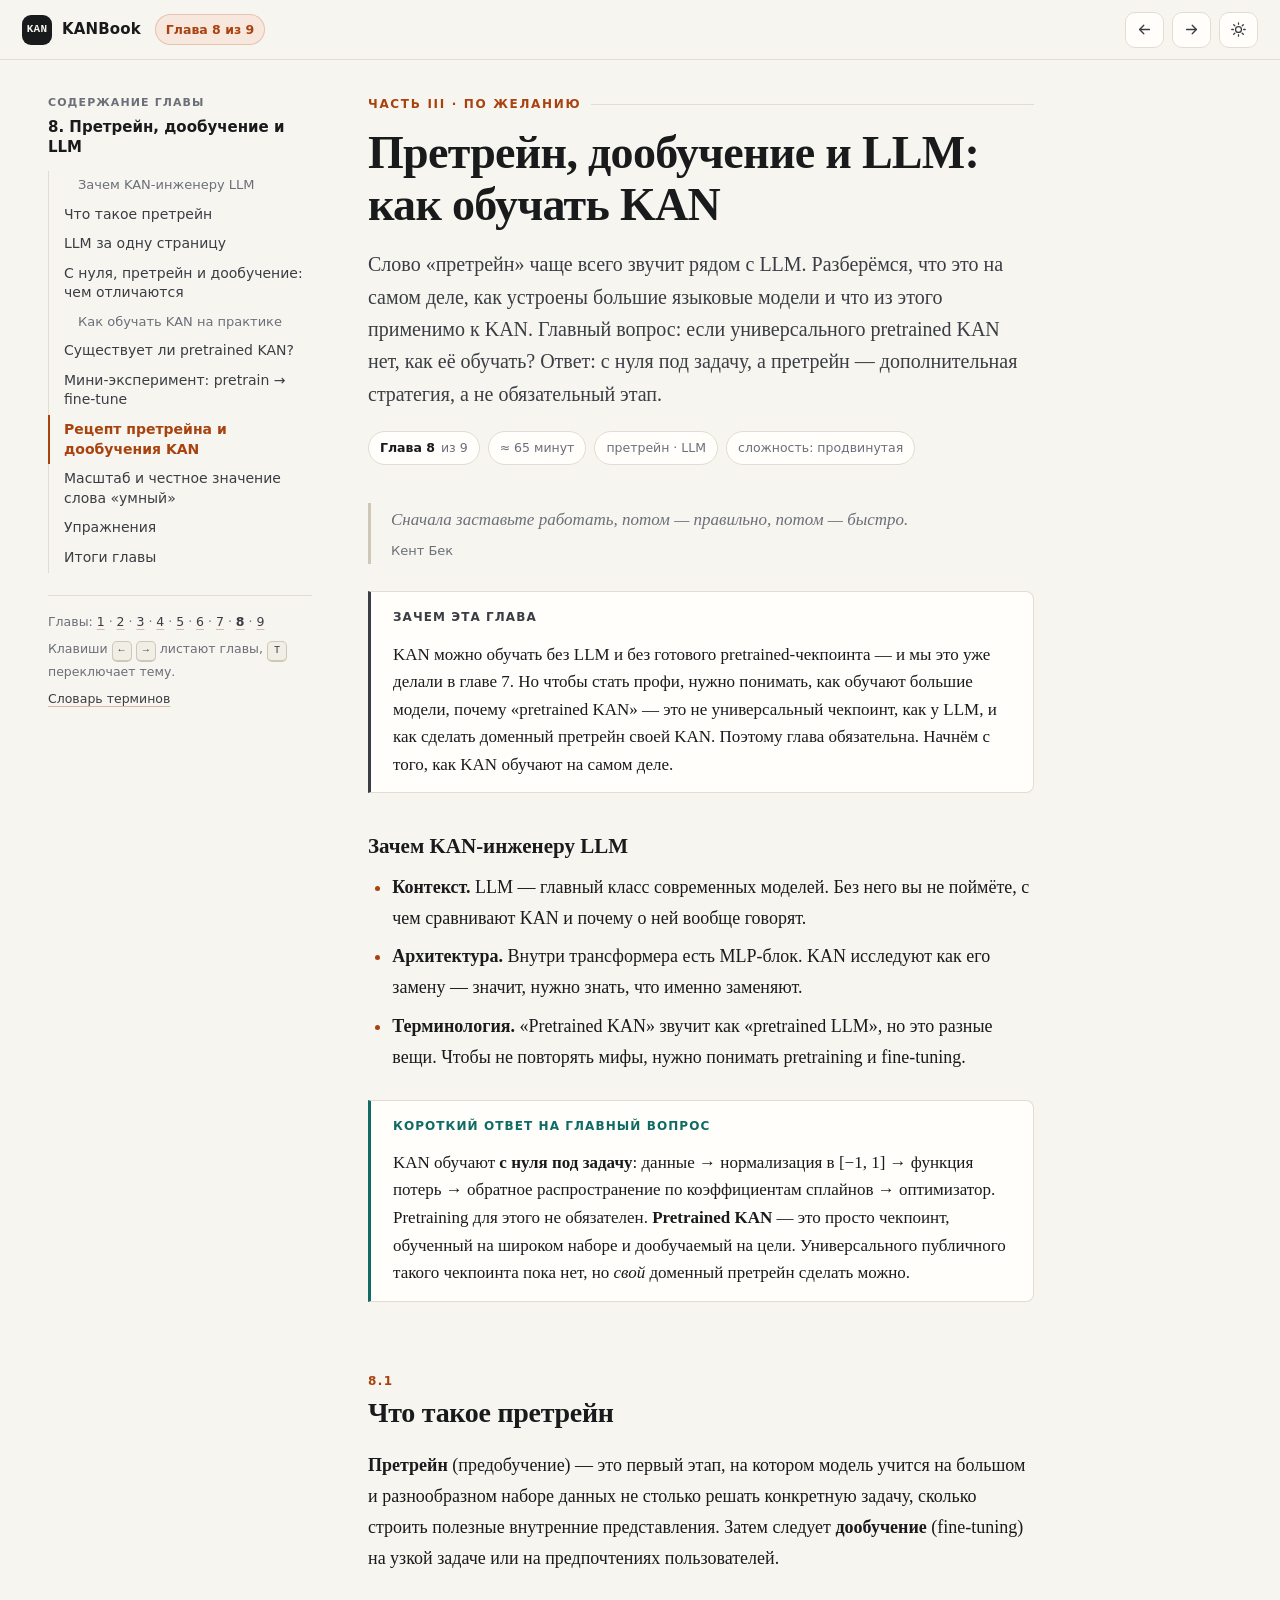
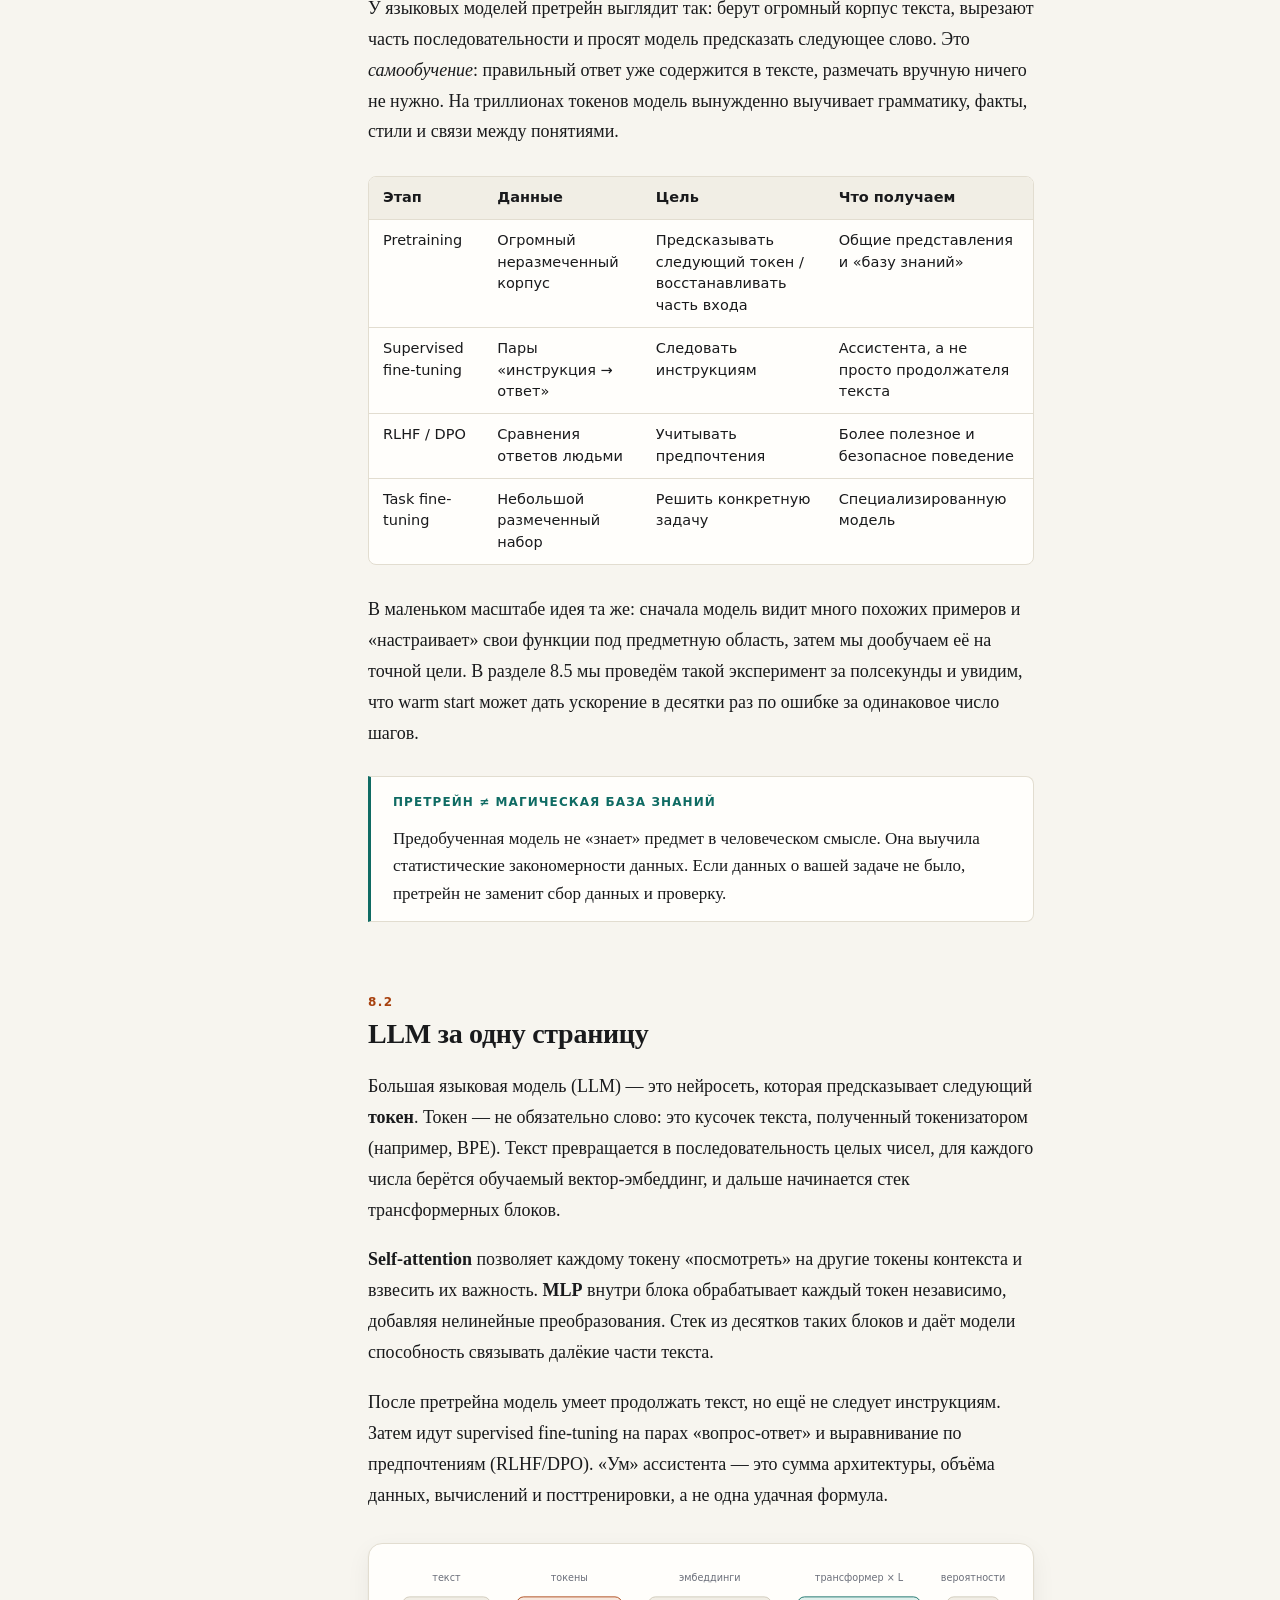
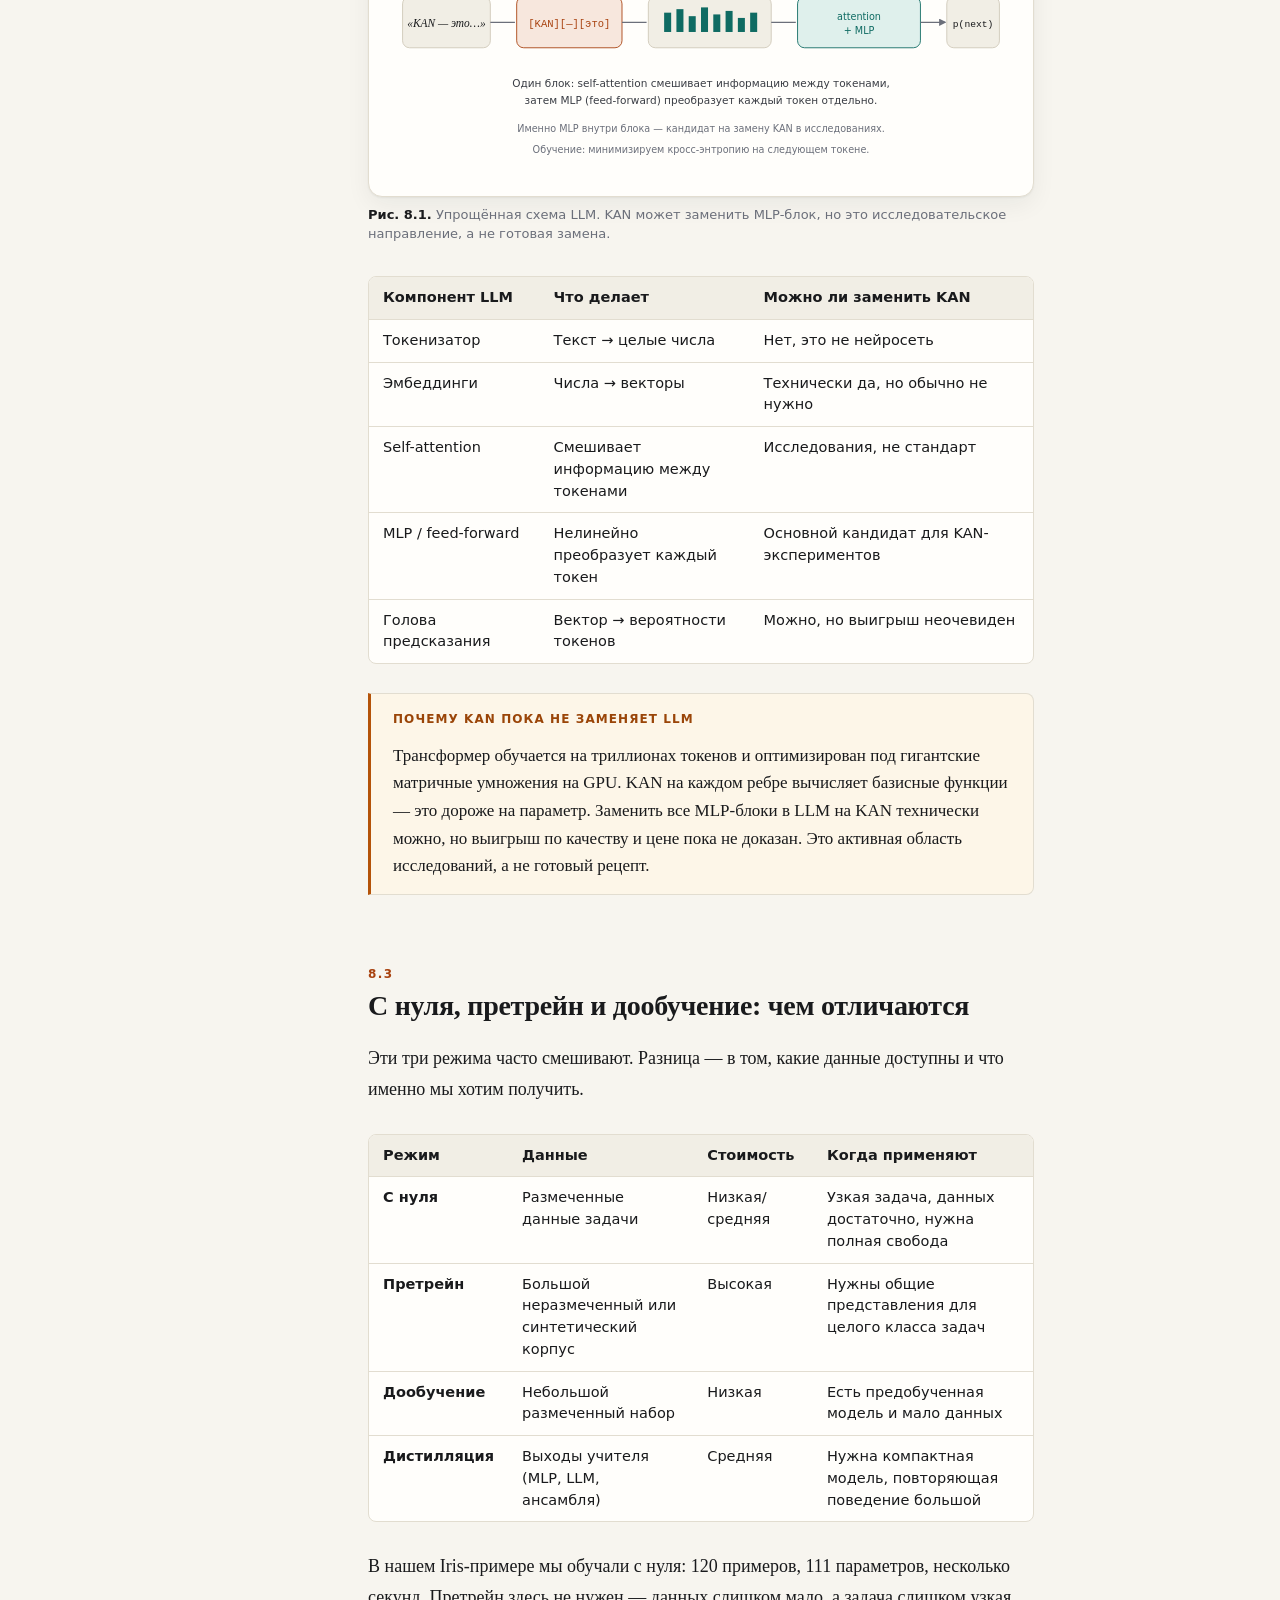
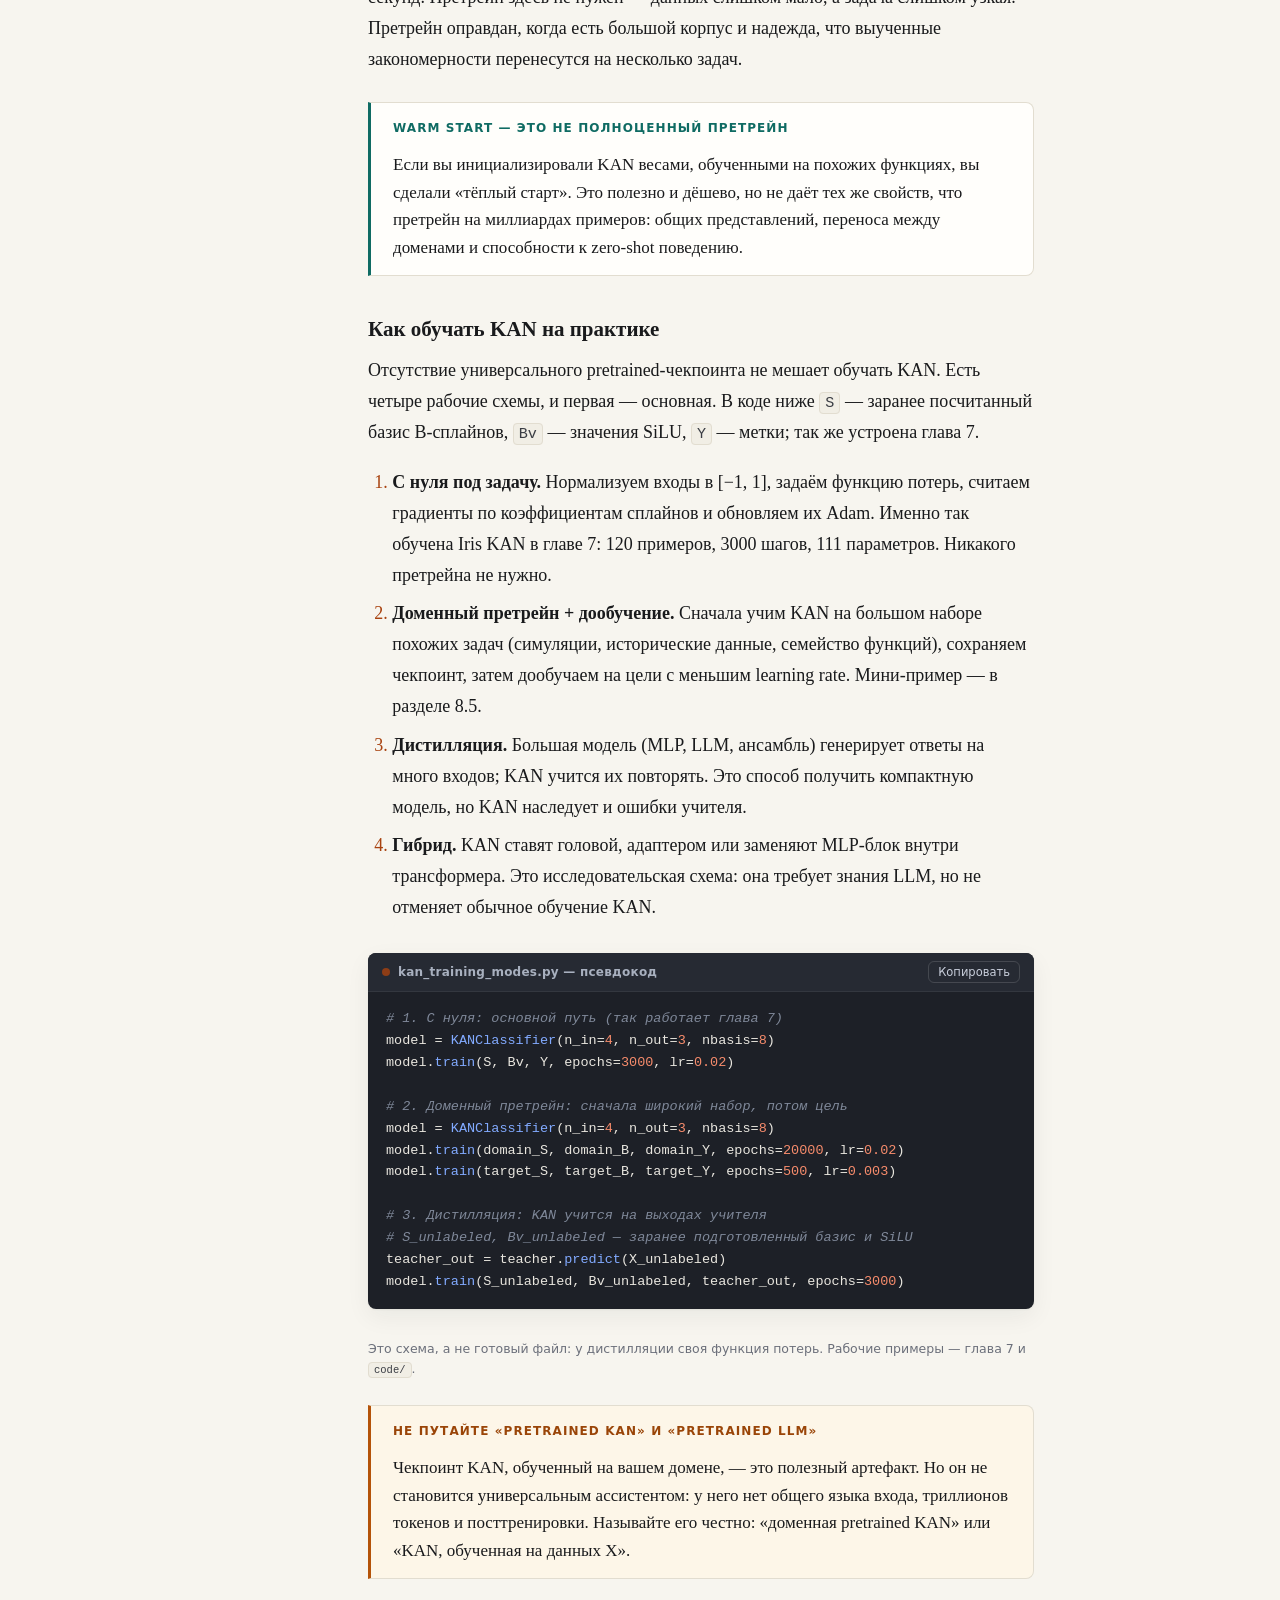
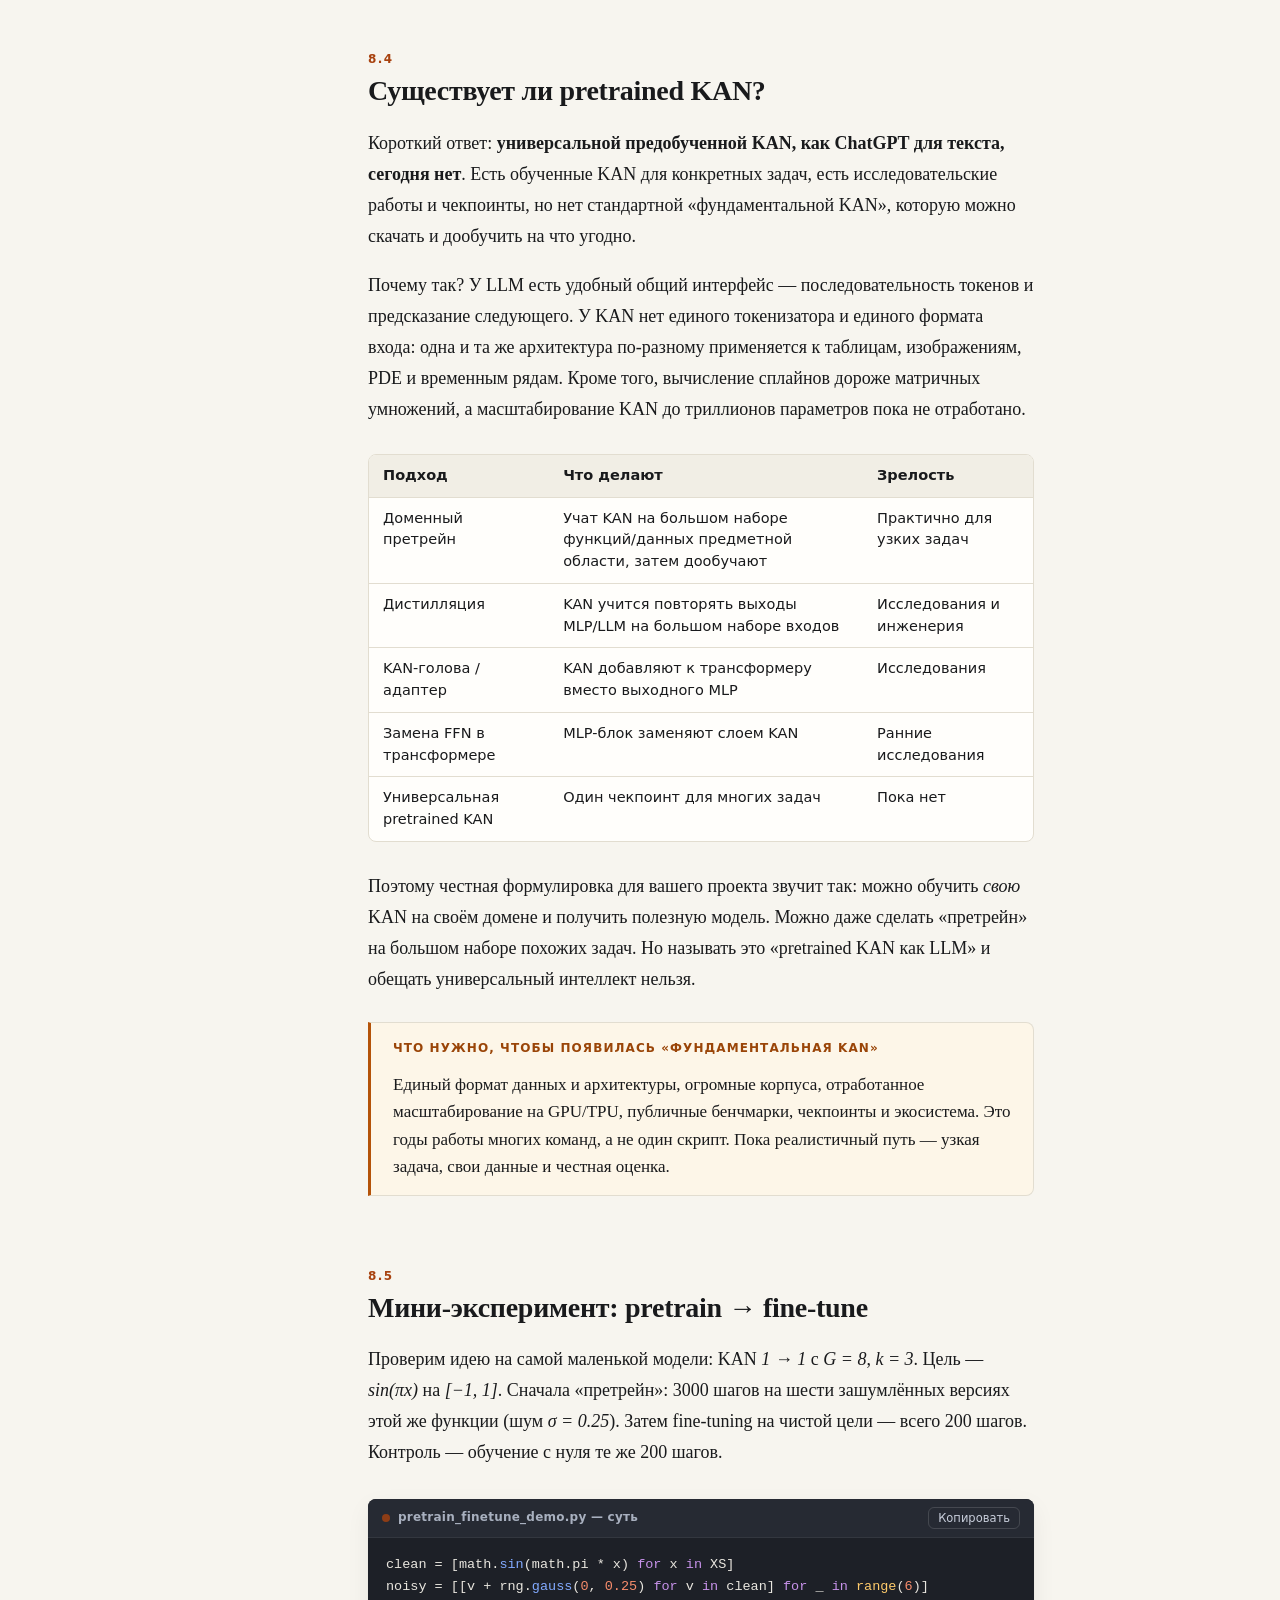
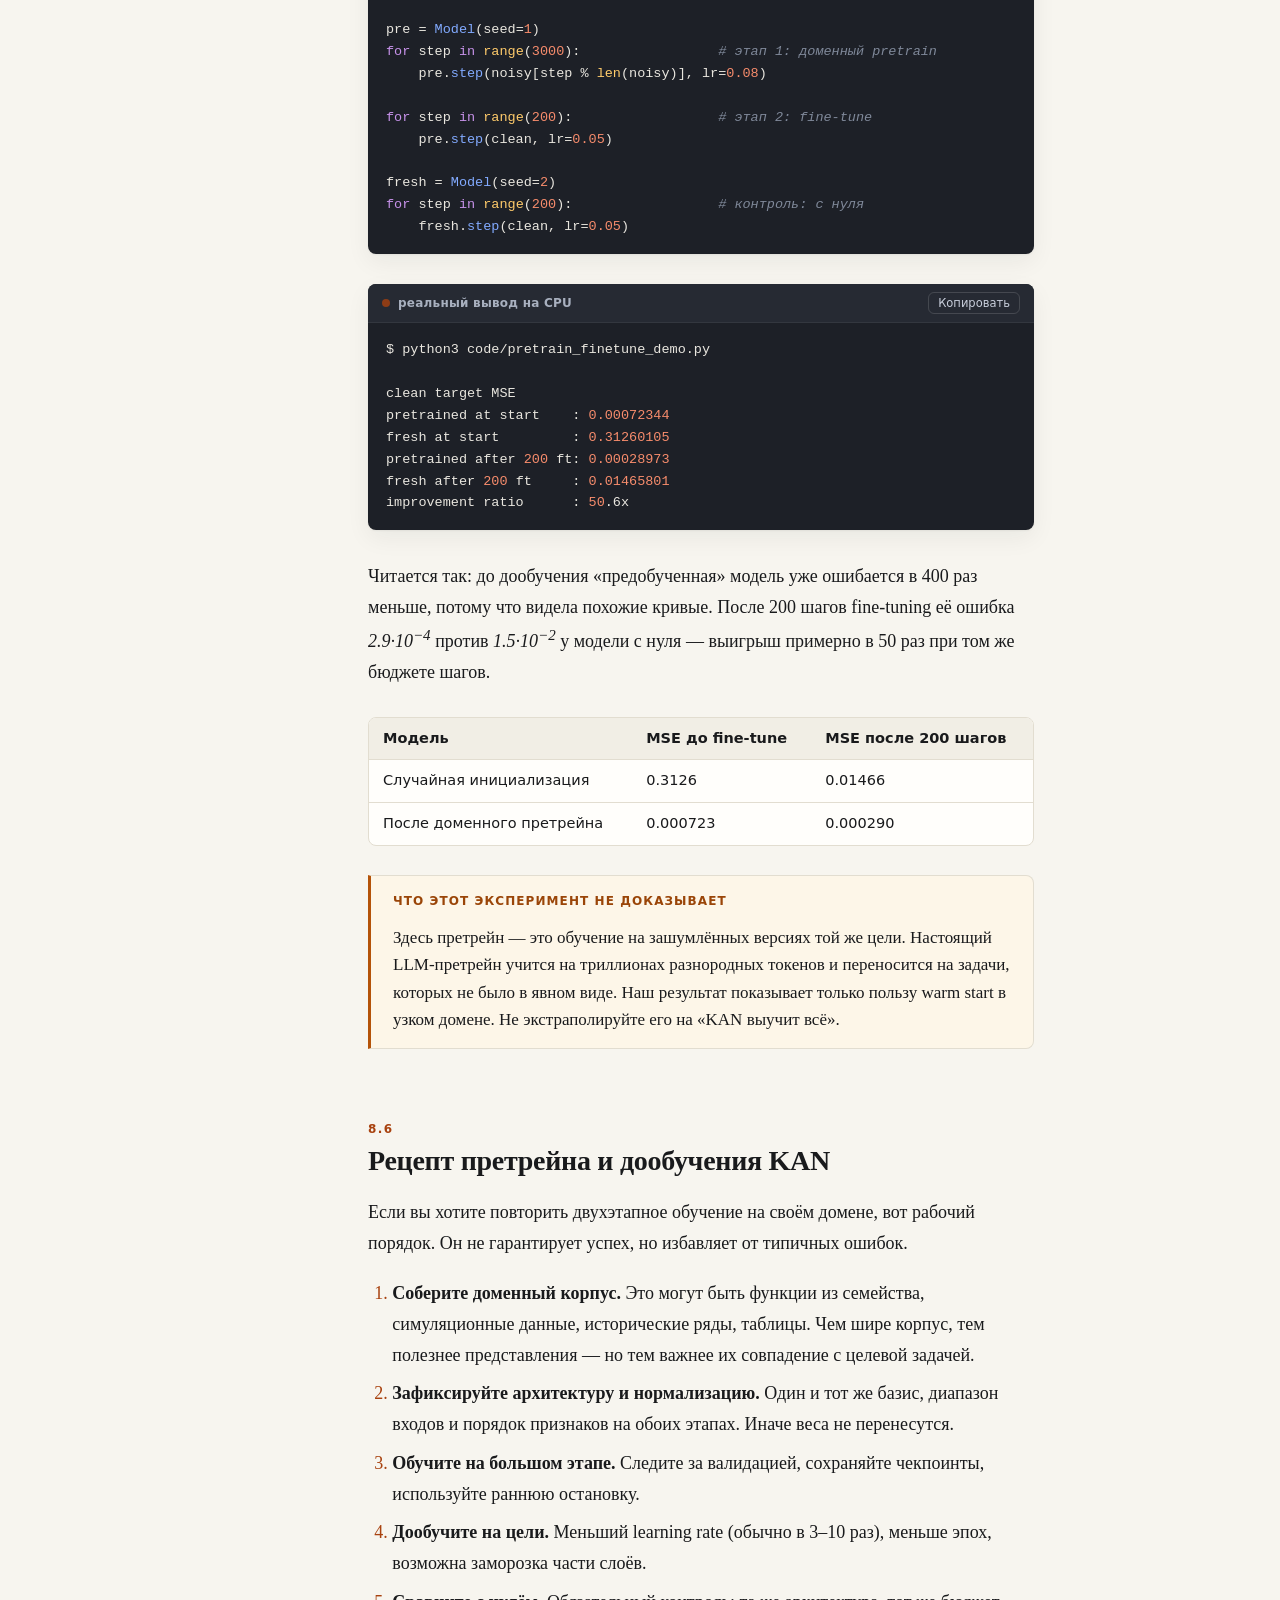
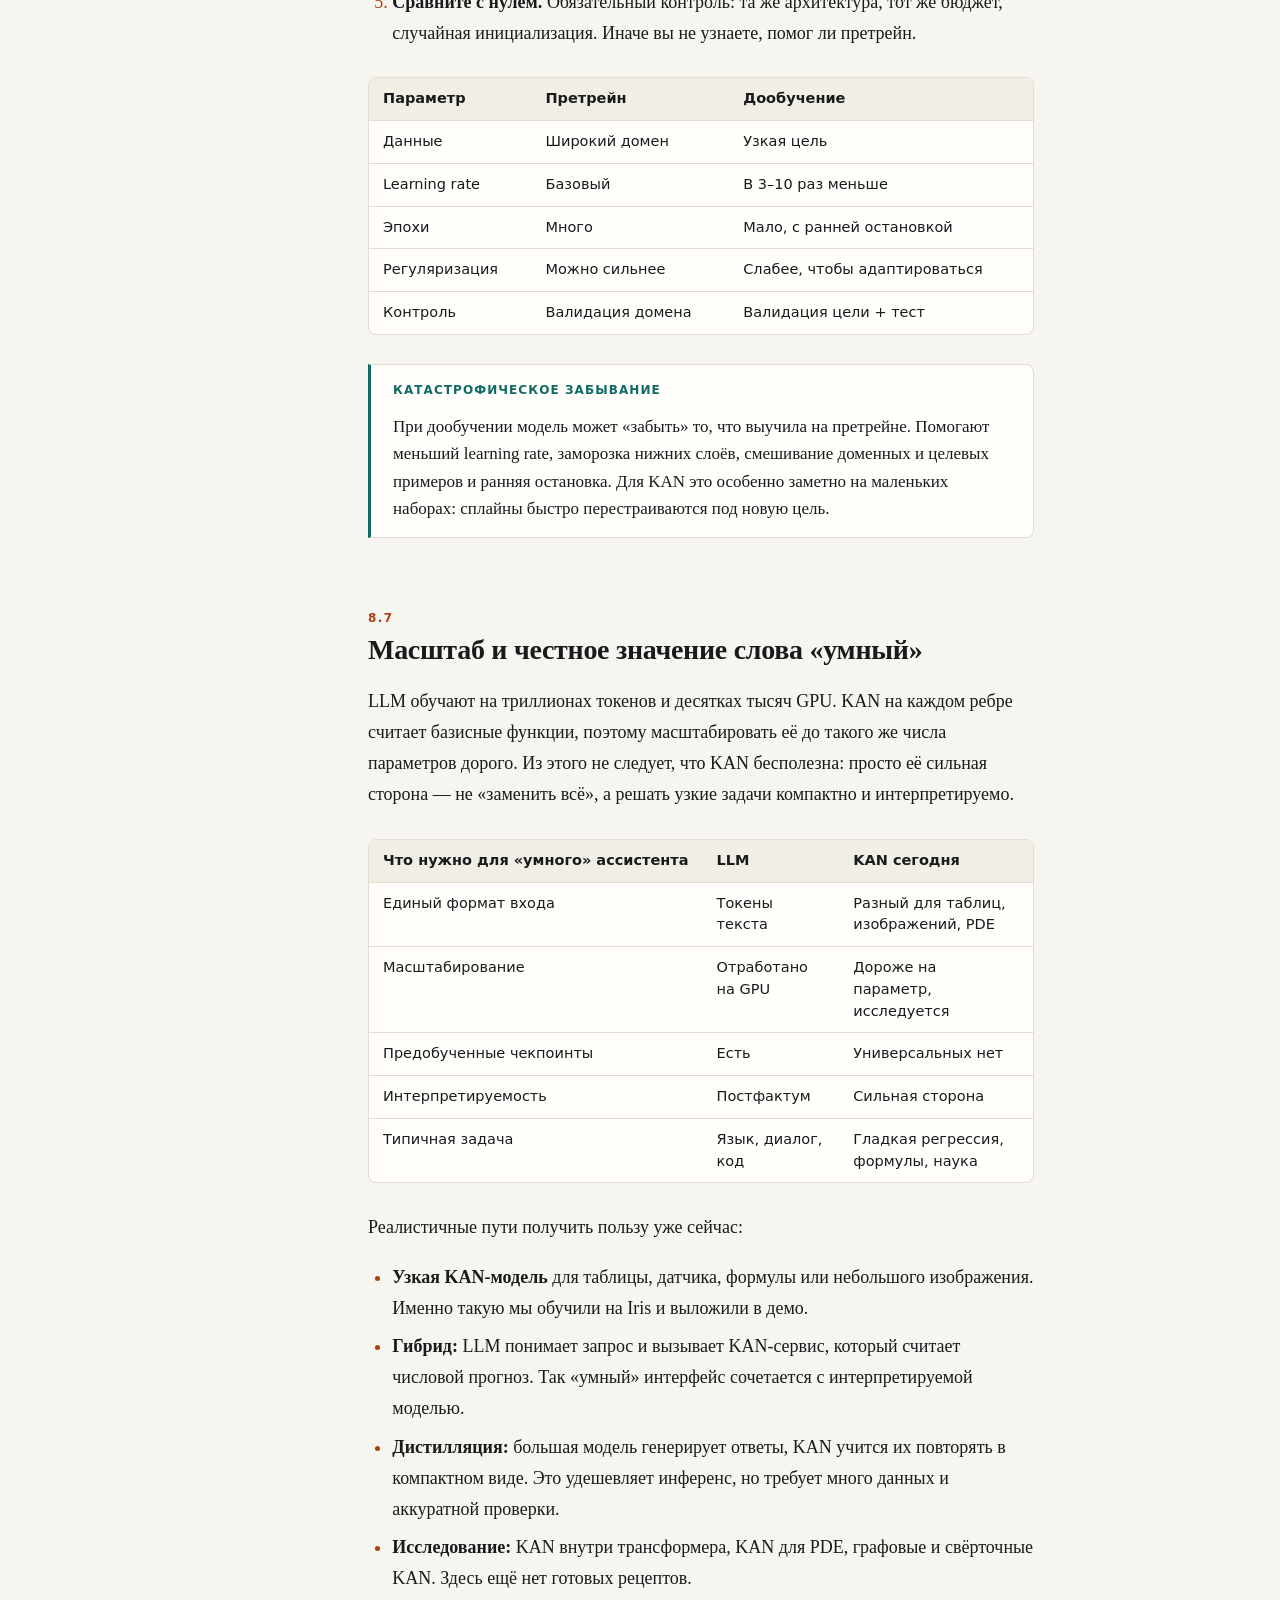
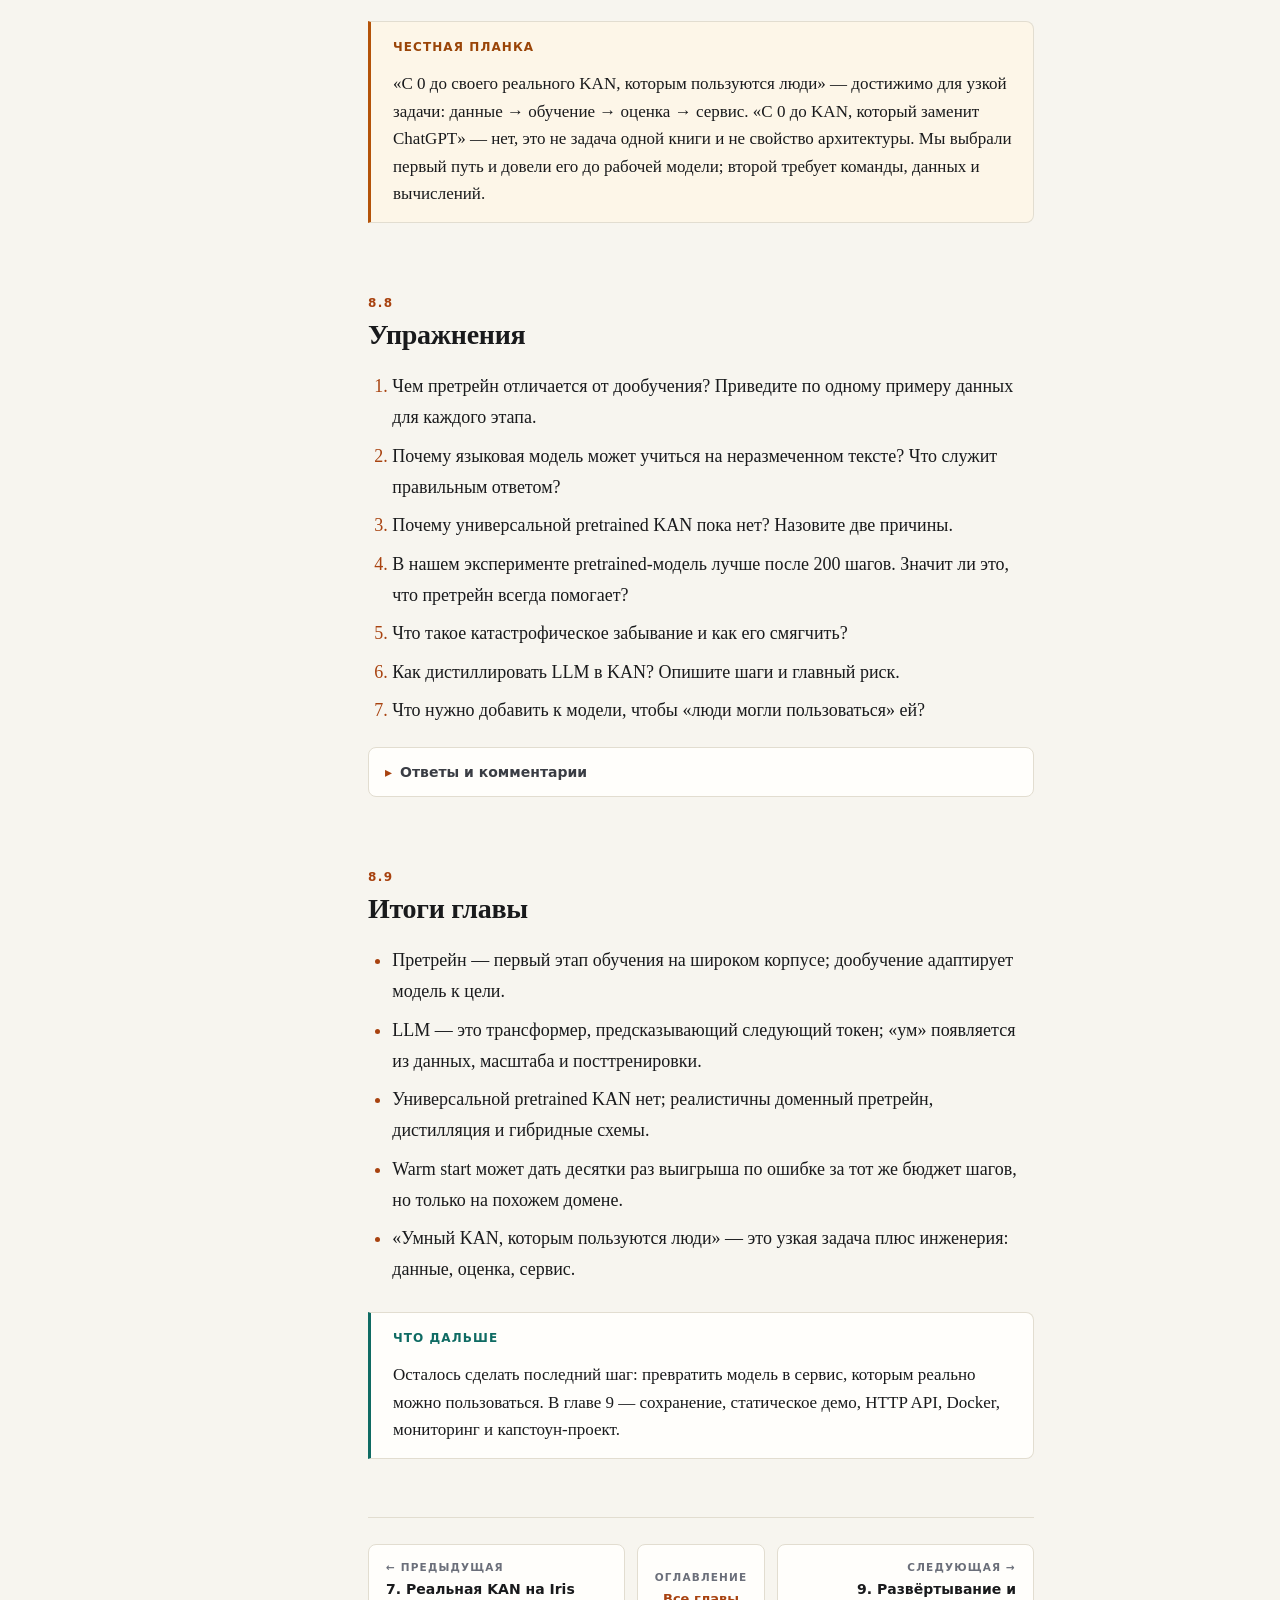
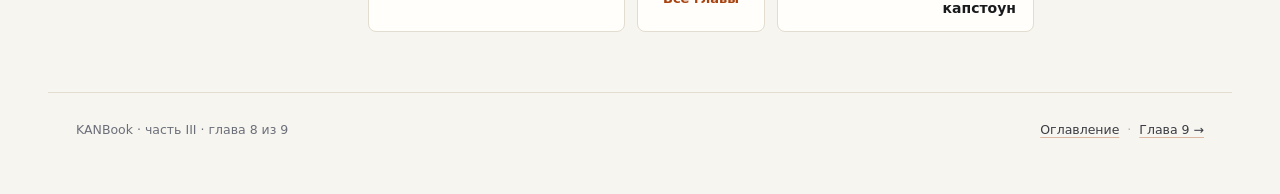
<file: chapter-8.html>
<!DOCTYPE html>
<html lang="ru" data-theme="light">
<head>
<meta charset="utf-8">
<meta name="viewport" content="width=device-width, initial-scale=1">
<title>Глава 8. Претрейн, дообучение и LLM: как обучать KAN — KANBook</title>
<meta name="description" content="Что такое претрейн и дообучение, как устроены LLM и трансформеры, есть ли pretrained KAN и как провести маленький эксперимент с warm start.">
<meta name="theme-color" content="#f7f5ef">
<link rel="icon" href="data:image/svg+xml,%3Csvg%20xmlns='http://www.w3.org/2000/svg'%20viewBox='0%200%2032%2032'%3E%3Crect%20width='32'%20height='32'%20rx='8'%20fill='%23191a1c'/%3E%3Ctext%20x='16'%20y='21'%20font-family='monospace'%20font-size='9'%20font-weight='700'%20fill='%23f7f5ef'%20text-anchor='middle'%3EKAN%3C/text%3E%3C/svg%3E">
<script>
(function () {
  try {
    var saved = localStorage.getItem("kanbook-theme");
    if (!saved) {
      saved = window.matchMedia && window.matchMedia("(prefers-color-scheme: dark)").matches ? "dark" : "light";
    }
    document.documentElement.setAttribute("data-theme", saved);
  } catch (e) {}
})();
</script>
<link rel="stylesheet" href="assets/style.css">
</head>
<body>
<a class="skip-link" href="#main">Перейти к содержанию</a>

<header class="topbar">
  <button class="icon-btn menu-toggle" id="menu-toggle" type="button" aria-label="Открыть оглавление" aria-expanded="false" aria-controls="sidebar">
    <svg viewBox="0 0 24 24" fill="none" stroke="currentColor" stroke-width="1.9" stroke-linecap="round" aria-hidden="true"><path d="M4 7h16M4 12h16M4 17h16"/></svg>
  </button>
  <a class="brand" href="index.html">
    <span class="brand-mark">KAN</span>
    <span>KANBook</span>
  </a>
  <span class="chapter-chip">Глава 8 из 9</span>
  <span class="topbar-spacer"></span>
  <div class="topbar-actions">
    <a class="icon-btn" href="chapter-7.html" title="Предыдущая глава (←)" aria-label="Предыдущая глава">
      <svg viewBox="0 0 24 24" fill="none" stroke="currentColor" stroke-width="1.9" stroke-linecap="round" stroke-linejoin="round" aria-hidden="true"><path d="M19 12H5M11 6l-6 6 6 6"/></svg>
    </a>
    <a class="icon-btn" href="chapter-9.html" title="Следующая глава (→)" aria-label="Следующая глава">
      <svg viewBox="0 0 24 24" fill="none" stroke="currentColor" stroke-width="1.9" stroke-linecap="round" stroke-linejoin="round" aria-hidden="true"><path d="M5 12h14M13 6l6 6-6 6"/></svg>
    </a>
    <button class="icon-btn" id="theme-toggle" type="button" aria-label="Переключить тему" title="Тема (T)">
      <svg class="icon-sun" viewBox="0 0 24 24" fill="none" stroke="currentColor" stroke-width="1.8" stroke-linecap="round" aria-hidden="true"><circle cx="12" cy="12" r="4.2"/><path d="M12 2.5v2.2M12 19.3v2.2M2.5 12h2.2M19.3 12h2.2M5.2 5.2l1.6 1.6M17.2 17.2l1.6 1.6M18.8 5.2l-1.6 1.6M6.8 17.2l-1.6 1.6"/></svg>
      <svg class="icon-moon" viewBox="0 0 24 24" fill="none" stroke="currentColor" stroke-width="1.8" stroke-linecap="round" stroke-linejoin="round" aria-hidden="true"><path d="M20.5 14.2A8.6 8.6 0 1 1 9.8 3.5a7 7 0 0 0 10.7 10.7z"/></svg>
    </button>
  </div>
</header>

<div class="progress-track" aria-hidden="true"><div class="progress-bar" id="progress-bar"></div></div>

<div class="layout">
  <aside class="sidebar" id="sidebar">
    <p class="sidebar-title">Содержание главы</p>
    <p class="sidebar-chapter">8. Претрейн, дообучение и LLM</p>
    <nav id="sidebar-toc" aria-label="Содержание главы"></nav>
    <div class="sidebar-foot">
      <div>
        Главы:
        <a href="chapter-1.html">1</a> ·
        <a href="chapter-2.html">2</a> ·
        <a href="chapter-3.html">3</a> ·
        <a href="chapter-4.html">4</a> ·
        <a href="chapter-5.html">5</a> ·
        <a href="chapter-6.html">6</a> ·
        <a href="chapter-7.html">7</a> ·
        <a href="chapter-8.html"><strong>8</strong></a> ·
        <a href="chapter-9.html">9</a>
      </div>
      <div style="margin-top:8px">Клавиши <kbd>←</kbd> <kbd>→</kbd> листают главы, <kbd>T</kbd> переключает тему.</div>
      <div style="margin-top:8px"><a href="primer.html#s0-4">Словарь терминов</a></div>
    </div>
  </aside>
  <button class="sidebar-scrim" id="sidebar-scrim" type="button" aria-label="Закрыть меню"></button>

  <main class="content" id="main">
    <header class="book-header">
      <p class="eyebrow">Часть III · По желанию</p>
      <h1>Претрейн, дообучение и LLM: как обучать KAN</h1>
      <p class="lead">
        Слово «претрейн» чаще всего звучит рядом с LLM. Разберёмся, что это
        на самом деле, как устроены большие языковые модели и что из этого
        применимо к KAN. Главный вопрос: если универсального pretrained KAN нет,
        как её обучать? Ответ: с нуля под задачу, а претрейн — дополнительная
        стратегия, а не обязательный этап.
      </p>
      <div class="meta-row">
        <span class="meta-chip"><strong>Глава 8</strong> из 9</span>
        <span class="meta-chip">≈ 65 минут</span>
        <span class="meta-chip">претрейн · LLM</span>
        <span class="meta-chip">сложность: продвинутая</span>
      </div>
    </header>

    <article>
      <p class="epigraph">
        Сначала заставьте работать, потом — правильно, потом — быстро.
        <cite>Кент Бек</cite>
      </p>

      <div class="callout practice">
        <p class="callout-title">Зачем эта глава</p>
        <p>
          KAN можно обучать без LLM и без готового pretrained-чекпоинта — и мы
          это уже делали в главе 7. Но чтобы стать профи, нужно понимать, как
          обучают большие модели, почему «pretrained KAN» — это не универсальный
          чекпоинт, как у LLM, и как сделать доменный претрейн своей KAN. Поэтому
          глава обязательна. Начнём с того, как KAN обучают на самом деле.
        </p>
      </div>
      <h3 id="s8-0-1">Зачем KAN-инженеру LLM</h3>

      <ul>
        <li>
          <strong>Контекст.</strong> LLM — главный класс современных моделей.
          Без него вы не поймёте, с чем сравнивают KAN и почему о ней вообще
          говорят.
        </li>
        <li>
          <strong>Архитектура.</strong> Внутри трансформера есть MLP-блок. KAN
          исследуют как его замену — значит, нужно знать, что именно заменяют.
        </li>
        <li>
          <strong>Терминология.</strong> «Pretrained KAN» звучит как «pretrained
          LLM», но это разные вещи. Чтобы не повторять мифы, нужно понимать
          pretraining и fine-tuning.
        </li>
      </ul>

      <div class="callout note">
        <p class="callout-title">Короткий ответ на главный вопрос</p>
        <p>
          KAN обучают <strong>с нуля под задачу</strong>: данные → нормализация в
          [−1, 1] → функция потерь → обратное распространение по коэффициентам
          сплайнов → оптимизатор. Pretraining для этого не обязателен.
          <strong>Pretrained KAN</strong> — это просто чекпоинт, обученный на
          широком наборе и дообучаемый на цели. Универсального публичного такого
          чекпоинта пока нет, но <em>свой</em> доменный претрейн сделать можно.
        </p>
      </div>

      <h2 id="s8-1" data-num="8.1">Что такое претрейн</h2>

      <p>
        <strong>Претрейн</strong> (предобучение) — это первый этап, на котором
        модель учится на большом и разнообразном наборе данных не столько
        решать конкретную задачу, сколько строить полезные внутренние
        представления. Затем следует <strong>дообучение</strong> (fine-tuning)
        на узкой задаче или на предпочтениях пользователей.
      </p>

      <p>
        У языковых моделей претрейн выглядит так: берут огромный корпус текста,
        вырезают часть последовательности и просят модель предсказать следующее
        слово. Это <em>самообучение</em>: правильный ответ уже содержится в
        тексте, размечать вручную ничего не нужно. На триллионах токенов модель
        вынужденно выучивает грамматику, факты, стили и связи между понятиями.
      </p>

      <div class="table-wrap">
        <table>
          <thead>
            <tr><th>Этап</th><th>Данные</th><th>Цель</th><th>Что получаем</th></tr>
          </thead>
          <tbody>
            <tr><td>Pretraining</td><td>Огромный неразмеченный корпус</td><td>Предсказывать следующий токен / восстанавливать часть входа</td><td>Общие представления и «базу знаний»</td></tr>
            <tr><td>Supervised fine-tuning</td><td>Пары «инструкция → ответ»</td><td>Следовать инструкциям</td><td>Ассистента, а не просто продолжателя текста</td></tr>
            <tr><td>RLHF / DPO</td><td>Сравнения ответов людьми</td><td>Учитывать предпочтения</td><td>Более полезное и безопасное поведение</td></tr>
            <tr><td>Task fine-tuning</td><td>Небольшой размеченный набор</td><td>Решить конкретную задачу</td><td>Специализированную модель</td></tr>
          </tbody>
        </table>
      </div>

      <p>
        В маленьком масштабе идея та же: сначала модель видит много похожих
        примеров и «настраивает» свои функции под предметную область, затем мы
        дообучаем её на точной цели. В разделе 8.5 мы проведём такой эксперимент
        за полсекунды и увидим, что warm start может дать ускорение в десятки раз
        по ошибке за одинаковое число шагов.
      </p>

      <div class="callout note">
        <p class="callout-title">Претрейн ≠ магическая база знаний</p>
        <p>
          Предобученная модель не «знает» предмет в человеческом смысле. Она
          выучила статистические закономерности данных. Если данных о вашей
          задаче не было, претрейн не заменит сбор данных и проверку.
        </p>
      </div>

      <h2 id="s8-2" data-num="8.2">LLM за одну страницу</h2>

      <p>
        Большая языковая модель (LLM) — это нейросеть, которая предсказывает
        следующий <strong>токен</strong>. Токен — не обязательно слово: это
        кусочек текста, полученный токенизатором (например, BPE). Текст
        превращается в последовательность целых чисел, для каждого числа берётся
        обучаемый вектор-эмбеддинг, и дальше начинается стек трансформерных
        блоков.
      </p>

      <p>
        <strong>Self-attention</strong> позволяет каждому токену «посмотреть» на
        другие токены контекста и взвесить их важность. <strong>MLP</strong>
        внутри блока обрабатывает каждый токен независимо, добавляя нелинейные
        преобразования. Стек из десятков таких блоков и даёт модели способность
        связывать далёкие части текста.
      </p>

      <p>
        После претрейна модель умеет продолжать текст, но ещё не следует
        инструкциям. Затем идут supervised fine-tuning на парах «вопрос-ответ» и
        выравнивание по предпочтениям (RLHF/DPO). «Ум» ассистента — это сумма
        архитектуры, объёма данных, вычислений и посттренировки, а не одна
        удачная формула.
      </p>
      <div class="figure">
        <div class="figure-frame">
          <svg viewBox="0 0 720 250" role="img" aria-label="Схема LLM: токены, эмбеддинги, трансформерные блоки, вероятности">
            <g font-family="system-ui, sans-serif" font-size="11" fill="var(--muted)" text-anchor="middle">
              <text x="70" y="24">текст</text>
              <text x="210" y="24">токены</text>
              <text x="370" y="24">эмбеддинги</text>
              <text x="540" y="24">трансформер × L</text>
              <text x="670" y="24">вероятности</text>
            </g>

            <rect x="20" y="42" width="100" height="58" rx="8" fill="var(--surface-2)" stroke="var(--line-strong)"/>
            <text x="70" y="76" text-anchor="middle" font-family="Georgia, serif" font-style="italic" font-size="13" fill="var(--ink)">«KAN — это…»</text>

            <rect x="150" y="42" width="120" height="58" rx="8" fill="var(--accent-soft)" stroke="var(--accent)"/>
            <text x="210" y="76" text-anchor="middle" font-family="var(--font-mono)" font-size="12" fill="var(--accent)">[KAN][—][это]</text>

            <rect x="300" y="42" width="140" height="58" rx="8" fill="var(--surface-2)" stroke="var(--line-strong)"/>
            <g fill="var(--accent-2)">
              <rect x="318" y="60" width="8" height="22"/><rect x="332" y="56" width="8" height="26"/>
              <rect x="346" y="64" width="8" height="18"/><rect x="360" y="54" width="8" height="28"/>
              <rect x="374" y="62" width="8" height="20"/><rect x="388" y="58" width="8" height="24"/>
              <rect x="402" y="66" width="8" height="16"/><rect x="416" y="60" width="8" height="22"/>
            </g>

            <rect x="470" y="42" width="140" height="58" rx="8" fill="var(--accent-2-soft)" stroke="var(--accent-2)"/>
            <text x="540" y="68" text-anchor="middle" font-family="system-ui, sans-serif" font-size="11" fill="var(--accent-2)">attention</text>
            <text x="540" y="84" text-anchor="middle" font-family="system-ui, sans-serif" font-size="11" fill="var(--accent-2)">+ MLP</text>

            <path d="M120 71 H148 M270 71 H298 M440 71 H468 M610 71 H638" stroke="var(--muted)" stroke-width="1.4" marker-end="url(#arrow)"/>

            <rect x="640" y="42" width="60" height="58" rx="8" fill="var(--surface-2)" stroke="var(--line-strong)"/>
            <text x="670" y="76" text-anchor="middle" font-family="var(--font-mono)" font-size="11" fill="var(--ink)">p(next)</text>

            <defs>
              <marker id="arrow" viewBox="0 0 10 10" refX="8" refY="5" markerWidth="6" markerHeight="6" orient="auto-start-reverse">
                <path d="M0 0 L10 5 L0 10 z" fill="var(--muted)"/>
              </marker>
            </defs>

            <text x="360" y="145" text-anchor="middle" font-family="system-ui, sans-serif" font-size="12" fill="var(--ink-soft)">
              Один блок: self-attention смешивает информацию между токенами,
            </text>
            <text x="360" y="164" text-anchor="middle" font-family="system-ui, sans-serif" font-size="12" fill="var(--ink-soft)">
              затем MLP (feed-forward) преобразует каждый токен отдельно.
            </text>
            <text x="360" y="196" text-anchor="middle" font-family="system-ui, sans-serif" font-size="11" fill="var(--muted)">
              Именно MLP внутри блока — кандидат на замену KAN в исследованиях.
            </text>
            <text x="360" y="220" text-anchor="middle" font-family="system-ui, sans-serif" font-size="11" fill="var(--muted)">
              Обучение: минимизируем кросс-энтропию на следующем токене.
            </text>
          </svg>
        </div>
        <figcaption><strong>Рис. 8.1.</strong> Упрощённая схема LLM. KAN может заменить MLP-блок, но это исследовательское направление, а не готовая замена.</figcaption>
      </div>

      <div class="table-wrap">
        <table>
          <thead>
            <tr><th>Компонент LLM</th><th>Что делает</th><th>Можно ли заменить KAN</th></tr>
          </thead>
          <tbody>
            <tr><td>Токенизатор</td><td>Текст → целые числа</td><td>Нет, это не нейросеть</td></tr>
            <tr><td>Эмбеддинги</td><td>Числа → векторы</td><td>Технически да, но обычно не нужно</td></tr>
            <tr><td>Self-attention</td><td>Смешивает информацию между токенами</td><td>Исследования, не стандарт</td></tr>
            <tr><td>MLP / feed-forward</td><td>Нелинейно преобразует каждый токен</td><td>Основной кандидат для KAN-экспериментов</td></tr>
            <tr><td>Голова предсказания</td><td>Вектор → вероятности токенов</td><td>Можно, но выигрыш неочевиден</td></tr>
          </tbody>
        </table>
      </div>

      <div class="callout warning">
        <p class="callout-title">Почему KAN пока не заменяет LLM</p>
        <p>
          Трансформер обучается на триллионах токенов и оптимизирован под
          гигантские матричные умножения на GPU. KAN на каждом ребре вычисляет
          базисные функции — это дороже на параметр. Заменить все MLP-блоки в
          LLM на KAN технически можно, но выигрыш по качеству и цене пока не
          доказан. Это активная область исследований, а не готовый рецепт.
        </p>
      </div>
      <h2 id="s8-3" data-num="8.3">С нуля, претрейн и дообучение: чем отличаются</h2>

      <p>
        Эти три режима часто смешивают. Разница — в том, какие данные доступны и
        что именно мы хотим получить.
      </p>

      <div class="table-wrap">
        <table>
          <thead>
            <tr><th>Режим</th><th>Данные</th><th>Стоимость</th><th>Когда применяют</th></tr>
          </thead>
          <tbody>
            <tr>
              <td><strong>С нуля</strong></td>
              <td>Размеченные данные задачи</td>
              <td>Низкая/средняя</td>
              <td>Узкая задача, данных достаточно, нужна полная свобода</td>
            </tr>
            <tr>
              <td><strong>Претрейн</strong></td>
              <td>Большой неразмеченный или синтетический корпус</td>
              <td>Высокая</td>
              <td>Нужны общие представления для целого класса задач</td>
            </tr>
            <tr>
              <td><strong>Дообучение</strong></td>
              <td>Небольшой размеченный набор</td>
              <td>Низкая</td>
              <td>Есть предобученная модель и мало данных</td>
            </tr>
            <tr>
              <td><strong>Дистилляция</strong></td>
              <td>Выходы учителя (MLP, LLM, ансамбля)</td>
              <td>Средняя</td>
              <td>Нужна компактная модель, повторяющая поведение большой</td>
            </tr>
          </tbody>
        </table>
      </div>

      <p>
        В нашем Iris-примере мы обучали с нуля: 120 примеров, 111 параметров,
        несколько секунд. Претрейн здесь не нужен — данных слишком мало, а задача
        слишком узкая. Претрейн оправдан, когда есть большой корпус и надежда,
        что выученные закономерности перенесутся на несколько задач.
      </p>

      <div class="callout note">
        <p class="callout-title">Warm start — это не полноценный претрейн</p>
        <p>
          Если вы инициализировали KAN весами, обученными на похожих функциях,
          вы сделали «тёплый старт». Это полезно и дёшево, но не даёт тех же
          свойств, что претрейн на миллиардах примеров: общих представлений,
          переноса между доменами и способности к zero-shot поведению.
        </p>
      </div>

      <h3 id="s8-3-1">Как обучать KAN на практике</h3>

      <p>
        Отсутствие универсального pretrained-чекпоинта не мешает обучать KAN.
        Есть четыре рабочие схемы, и первая — основная. В коде ниже
        <code>S</code> — заранее посчитанный базис B-сплайнов,
        <code>Bv</code> — значения SiLU, <code>Y</code> — метки; так же устроена
        глава 7.
      </p>

      <ol>
        <li>
          <strong>С нуля под задачу.</strong> Нормализуем входы в [−1, 1],
          задаём функцию потерь, считаем градиенты по коэффициентам сплайнов и
          обновляем их Adam. Именно так обучена Iris KAN в главе 7: 120
          примеров, 3000 шагов, 111 параметров. Никакого претрейна не нужно.
        </li>
        <li>
          <strong>Доменный претрейн + дообучение.</strong> Сначала учим KAN на
          большом наборе похожих задач (симуляции, исторические данные, семейство
          функций), сохраняем чекпоинт, затем дообучаем на цели с меньшим
          learning rate. Мини-пример — в разделе 8.5.
        </li>
        <li>
          <strong>Дистилляция.</strong> Большая модель (MLP, LLM, ансамбль)
          генерирует ответы на много входов; KAN учится их повторять. Это способ
          получить компактную модель, но KAN наследует и ошибки учителя.
        </li>
        <li>
          <strong>Гибрид.</strong> KAN ставят головой, адаптером или заменяют
          MLP-блок внутри трансформера. Это исследовательская схема: она требует
          знания LLM, но не отменяет обычное обучение KAN.
        </li>
      </ol>

      <div class="code-block">
        <div class="code-head">
          <span class="code-title">kan_training_modes.py — псевдокод</span>
          <button class="copy-btn" type="button">Копировать</button>
        </div>
        <pre><code class="language-python"># 1. С нуля: основной путь (так работает глава 7)
model = KANClassifier(n_in=4, n_out=3, nbasis=8)
model.train(S, Bv, Y, epochs=3000, lr=0.02)

# 2. Доменный претрейн: сначала широкий набор, потом цель
model = KANClassifier(n_in=4, n_out=3, nbasis=8)
model.train(domain_S, domain_B, domain_Y, epochs=20000, lr=0.02)
model.train(target_S, target_B, target_Y, epochs=500, lr=0.003)

# 3. Дистилляция: KAN учится на выходах учителя
# S_unlabeled, Bv_unlabeled — заранее подготовленный базис и SiLU
teacher_out = teacher.predict(X_unlabeled)
model.train(S_unlabeled, Bv_unlabeled, teacher_out, epochs=3000)</code></pre>
      </div>

      <p class="demo-note">
        Это схема, а не готовый файл: у дистилляции своя функция потерь.
        Рабочие примеры — глава 7 и <code>code/</code>.
      </p>

      <div class="callout warning">
        <p class="callout-title">Не путайте «pretrained KAN» и «pretrained LLM»</p>
        <p>
          Чекпоинт KAN, обученный на вашем домене, — это полезный артефакт. Но он
          не становится универсальным ассистентом: у него нет общего языка
          входа, триллионов токенов и посттренировки. Называйте его честно:
          «доменная pretrained KAN» или «KAN, обученная на данных X».
        </p>
      </div>

      <h2 id="s8-4" data-num="8.4">Существует ли pretrained KAN?</h2>

      <p>
        Короткий ответ: <strong>универсальной предобученной KAN, как ChatGPT для
        текста, сегодня нет</strong>. Есть обученные KAN для конкретных задач,
        есть исследовательские работы и чекпоинты, но нет стандартной
        «фундаментальной KAN», которую можно скачать и дообучить на что угодно.
      </p>

      <p>
        Почему так? У LLM есть удобный общий интерфейс — последовательность
        токенов и предсказание следующего. У KAN нет единого токенизатора и
        единого формата входа: одна и та же архитектура по-разному применяется к
        таблицам, изображениям, PDE и временным рядам. Кроме того, вычисление
        сплайнов дороже матричных умножений, а масштабирование KAN до триллионов
        параметров пока не отработано.
      </p>

      <div class="table-wrap">
        <table>
          <thead>
            <tr><th>Подход</th><th>Что делают</th><th>Зрелость</th></tr>
          </thead>
          <tbody>
            <tr><td>Доменный претрейн</td><td>Учат KAN на большом наборе функций/данных предметной области, затем дообучают</td><td>Практично для узких задач</td></tr>
            <tr><td>Дистилляция</td><td>KAN учится повторять выходы MLP/LLM на большом наборе входов</td><td>Исследования и инженерия</td></tr>
            <tr><td>KAN-голова / адаптер</td><td>KAN добавляют к трансформеру вместо выходного MLP</td><td>Исследования</td></tr>
            <tr><td>Замена FFN в трансформере</td><td>MLP-блок заменяют слоем KAN</td><td>Ранние исследования</td></tr>
            <tr><td>Универсальная pretrained KAN</td><td>Один чекпоинт для многих задач</td><td>Пока нет</td></tr>
          </tbody>
        </table>
      </div>

      <p>
        Поэтому честная формулировка для вашего проекта звучит так: можно
        обучить <em>свою</em> KAN на своём домене и получить полезную модель.
        Можно даже сделать «претрейн» на большом наборе похожих задач. Но
        называть это «pretrained KAN как LLM» и обещать универсальный интеллект
        нельзя.
      </p>

      <div class="callout warning">
        <p class="callout-title">Что нужно, чтобы появилась «фундаментальная KAN»</p>
        <p>
          Единый формат данных и архитектуры, огромные корпуса, отработанное
          масштабирование на GPU/TPU, публичные бенчмарки, чекпоинты и
          экосистема. Это годы работы многих команд, а не один скрипт. Пока
          реалистичный путь — узкая задача, свои данные и честная оценка.
        </p>
      </div>
      <h2 id="s8-5" data-num="8.5">Мини-эксперимент: pretrain → fine-tune</h2>

      <p>
        Проверим идею на самой маленькой модели: KAN
        <span class="math">1 → 1</span> с <span class="math">G = 8</span>,
        <span class="math">k = 3</span>. Цель — <span class="math">sin(πx)</span>
        на <span class="math">[−1, 1]</span>. Сначала «претрейн»: 3000 шагов на
        шести зашумлённых версиях этой же функции (шум
        <span class="math">σ = 0.25</span>). Затем fine-tuning на чистой цели —
        всего 200 шагов. Контроль — обучение с нуля те же 200 шагов.
      </p>

      <div class="code-block">
        <div class="code-head">
          <span class="code-title">pretrain_finetune_demo.py — суть</span>
          <button class="copy-btn" type="button">Копировать</button>
        </div>
        <pre><code class="language-python">clean = [math.sin(math.pi * x) for x in XS]
noisy = [[v + rng.gauss(0, 0.25) for v in clean] for _ in range(6)]

pre = Model(seed=1)
for step in range(3000):                 # этап 1: доменный pretrain
    pre.step(noisy[step % len(noisy)], lr=0.08)

for step in range(200):                  # этап 2: fine-tune
    pre.step(clean, lr=0.05)

fresh = Model(seed=2)
for step in range(200):                  # контроль: с нуля
    fresh.step(clean, lr=0.05)</code></pre>
      </div>

      <div class="code-block">
        <div class="code-head">
          <span class="code-title">реальный вывод на CPU</span>
          <button class="copy-btn" type="button">Копировать</button>
        </div>
        <pre><code class="language-python">$ python3 code/pretrain_finetune_demo.py

clean target MSE
pretrained at start    : 0.00072344
fresh at start         : 0.31260105
pretrained after 200 ft: 0.00028973
fresh after 200 ft     : 0.01465801
improvement ratio      : 50.6x</code></pre>
      </div>

      <p>
        Читается так: до дообучения «предобученная» модель уже ошибается в
        400 раз меньше, потому что видела похожие кривые. После 200 шагов
        fine-tuning её ошибка <span class="math">2.9·10<sup>−4</sup></span>
        против <span class="math">1.5·10<sup>−2</sup></span> у модели с нуля —
        выигрыш примерно в 50 раз при том же бюджете шагов.
      </p>

      <div class="table-wrap">
        <table>
          <thead>
            <tr><th>Модель</th><th>MSE до fine-tune</th><th>MSE после 200 шагов</th></tr>
          </thead>
          <tbody>
            <tr><td>Случайная инициализация</td><td>0.3126</td><td>0.01466</td></tr>
            <tr><td>После доменного претрейна</td><td>0.000723</td><td>0.000290</td></tr>
          </tbody>
        </table>
      </div>

      <div class="callout warning">
        <p class="callout-title">Что этот эксперимент не доказывает</p>
        <p>
          Здесь претрейн — это обучение на зашумлённых версиях той же цели.
          Настоящий LLM-претрейн учится на триллионах разнородных токенов и
          переносится на задачи, которых не было в явном виде. Наш результат
          показывает только пользу warm start в узком домене. Не экстраполируйте
          его на «KAN выучит всё».
        </p>
      </div>

      <h2 id="s8-6" data-num="8.6">Рецепт претрейна и дообучения KAN</h2>

      <p>
        Если вы хотите повторить двухэтапное обучение на своём домене, вот
        рабочий порядок. Он не гарантирует успех, но избавляет от типичных
        ошибок.
      </p>

      <ol>
        <li>
          <strong>Соберите доменный корпус.</strong> Это могут быть функции из
          семейства, симуляционные данные, исторические ряды, таблицы. Чем шире
          корпус, тем полезнее представления — но тем важнее их совпадение с
          целевой задачей.
        </li>
        <li>
          <strong>Зафиксируйте архитектуру и нормализацию.</strong> Один и тот же
          базис, диапазон входов и порядок признаков на обоих этапах. Иначе
          веса не перенесутся.
        </li>
        <li>
          <strong>Обучите на большом этапе.</strong> Следите за валидацией,
          сохраняйте чекпоинты, используйте раннюю остановку.
        </li>
        <li>
          <strong>Дообучите на цели.</strong> Меньший learning rate (обычно в
          3–10 раз), меньше эпох, возможна заморозка части слоёв.
        </li>
        <li>
          <strong>Сравните с нулём.</strong> Обязательный контроль: та же
          архитектура, тот же бюджет, случайная инициализация. Иначе вы не
          узнаете, помог ли претрейн.
        </li>
      </ol>

      <div class="table-wrap">
        <table>
          <thead>
            <tr><th>Параметр</th><th>Претрейн</th><th>Дообучение</th></tr>
          </thead>
          <tbody>
            <tr><td>Данные</td><td>Широкий домен</td><td>Узкая цель</td></tr>
            <tr><td>Learning rate</td><td>Базовый</td><td>В 3–10 раз меньше</td></tr>
            <tr><td>Эпохи</td><td>Много</td><td>Мало, с ранней остановкой</td></tr>
            <tr><td>Регуляризация</td><td>Можно сильнее</td><td>Слабее, чтобы адаптироваться</td></tr>
            <tr><td>Контроль</td><td>Валидация домена</td><td>Валидация цели + тест</td></tr>
          </tbody>
        </table>
      </div>

      <div class="callout note">
        <p class="callout-title">Катастрофическое забывание</p>
        <p>
          При дообучении модель может «забыть» то, что выучила на претрейне.
          Помогают меньший learning rate, заморозка нижних слоёв, смешивание
          доменных и целевых примеров и ранняя остановка. Для KAN это особенно
          заметно на маленьких наборах: сплайны быстро перестраиваются под
          новую цель.
        </p>
      </div>
      <h2 id="s8-7" data-num="8.7">Масштаб и честное значение слова «умный»</h2>

      <p>
        LLM обучают на триллионах токенов и десятках тысяч GPU. KAN на каждом
        ребре считает базисные функции, поэтому масштабировать её до такого же
        числа параметров дорого. Из этого не следует, что KAN бесполезна: просто
        её сильная сторона — не «заменить всё», а решать узкие задачи компактно
        и интерпретируемо.
      </p>

      <div class="table-wrap">
        <table>
          <thead>
            <tr><th>Что нужно для «умного» ассистента</th><th>LLM</th><th>KAN сегодня</th></tr>
          </thead>
          <tbody>
            <tr><td>Единый формат входа</td><td>Токены текста</td><td>Разный для таблиц, изображений, PDE</td></tr>
            <tr><td>Масштабирование</td><td>Отработано на GPU</td><td>Дороже на параметр, исследуется</td></tr>
            <tr><td>Предобученные чекпоинты</td><td>Есть</td><td>Универсальных нет</td></tr>
            <tr><td>Интерпретируемость</td><td>Постфактум</td><td>Сильная сторона</td></tr>
            <tr><td>Типичная задача</td><td>Язык, диалог, код</td><td>Гладкая регрессия, формулы, наука</td></tr>
          </tbody>
        </table>
      </div>

      <p>
        Реалистичные пути получить пользу уже сейчас:
      </p>

      <ul>
        <li>
          <strong>Узкая KAN-модель</strong> для таблицы, датчика, формулы или
          небольшого изображения. Именно такую мы обучили на Iris и выложили в
          демо.
        </li>
        <li>
          <strong>Гибрид:</strong> LLM понимает запрос и вызывает KAN-сервис,
          который считает числовой прогноз. Так «умный» интерфейс сочетается с
          интерпретируемой моделью.
        </li>
        <li>
          <strong>Дистилляция:</strong> большая модель генерирует ответы, KAN
          учится их повторять в компактном виде. Это удешевляет инференс, но
          требует много данных и аккуратной проверки.
        </li>
        <li>
          <strong>Исследование:</strong> KAN внутри трансформера, KAN для PDE,
          графовые и свёрточные KAN. Здесь ещё нет готовых рецептов.
        </li>
      </ul>

      <div class="callout warning">
        <p class="callout-title">Честная планка</p>
        <p>
          «С 0 до своего реального KAN, которым пользуются люди» — достижимо для
          узкой задачи: данные → обучение → оценка → сервис. «С 0 до KAN,
          который заменит ChatGPT» — нет, это не задача одной книги и не
          свойство архитектуры. Мы выбрали первый путь и довели его до рабочей
          модели; второй требует команды, данных и вычислений.
        </p>
      </div>

      <h2 id="s8-8" data-num="8.8">Упражнения</h2>

      <ol>
        <li>
          Чем претрейн отличается от дообучения? Приведите по одному примеру
          данных для каждого этапа.
        </li>
        <li>
          Почему языковая модель может учиться на неразмеченном тексте? Что
          служит правильным ответом?
        </li>
        <li>
          Почему универсальной pretrained KAN пока нет? Назовите две причины.
        </li>
        <li>
          В нашем эксперименте pretrained-модель лучше после 200 шагов. Значит ли
          это, что претрейн всегда помогает?
        </li>
        <li>
          Что такое катастрофическое забывание и как его смягчить?
        </li>
        <li>
          Как дистиллировать LLM в KAN? Опишите шаги и главный риск.
        </li>
        <li>
          Что нужно добавить к модели, чтобы «люди могли пользоваться» ей?
        </li>
      </ol>
      <details>
        <summary>Ответы и комментарии</summary>
        <ol>
          <li>
            Претрейн — обучение на широком корпусе (например, текст или
            симуляции) для общих представлений; дообучение — на узком наборе для
            конкретной задачи. Примеры: корпус текстов / 120 измерений Iris.
          </li>
          <li>
            Ответ уже содержится во входе: следующее слово, маскированный
            фрагмент, восстановление изображения. Разметка не нужна, поэтому
            можно использовать почти любой текст.
          </li>
          <li>
            Нет единого формата входа и архитектуры; вычисление сплайнов дороже
            матричных умножений; масштабирование до триллионов параметров не
            отработано; нет общей экосистемы чекпоинтов и бенчмарков.
          </li>
          <li>
            Нет. Помогло потому, что pretrain-данные были похожи на цель (шумные
            версии той же функции). На другом домене warm start может навредить
            или не дать выигрыша. Нужен контрольный эксперимент.
          </li>
          <li>
            Модель забывает прежние знания при дообучении на новой задаче.
            Помогают меньший learning rate, заморозка части слоёв, смешивание
            данных и ранняя остановка.
          </li>
          <li>
            Сгенерировать входы, получить выходы учителя, обучить KAN на парах
            «вход → выход учителя», проверить на отдельных данных. Риск: KAN
            повторит ошибки учителя и не выучит то, чего нет в обучающем
            покрытии.
          </li>
          <li>
            Сохранить веса, сделать инференс, добавить валидацию входа,
            интерфейс или API, мониторинг, документацию и ограничения. Этому
            посвящена глава 9.
          </li>
        </ol>
      </details>

      <h2 id="s8-9" data-num="8.9">Итоги главы</h2>

      <ul>
        <li>
          Претрейн — первый этап обучения на широком корпусе; дообучение
          адаптирует модель к цели.
        </li>
        <li>
          LLM — это трансформер, предсказывающий следующий токен; «ум» появляется
          из данных, масштаба и посттренировки.
        </li>
        <li>
          Универсальной pretrained KAN нет; реалистичны доменный претрейн,
          дистилляция и гибридные схемы.
        </li>
        <li>
          Warm start может дать десятки раз выигрыша по ошибке за тот же бюджет
          шагов, но только на похожем домене.
        </li>
        <li>
          «Умный KAN, которым пользуются люди» — это узкая задача плюс
          инженерия: данные, оценка, сервис.
        </li>
      </ul>

      <div class="callout note">
        <p class="callout-title">Что дальше</p>
        <p>
          Осталось сделать последний шаг: превратить модель в сервис, которым
          реально можно пользоваться. В главе 9 — сохранение, статическое демо,
          HTTP API, Docker, мониторинг и капстоун-проект.
        </p>
      </div>
    </article>

    <nav class="chapter-nav" aria-label="Навигация по главам">
      <a class="prev" href="chapter-7.html">
        <span class="dir">← Предыдущая</span>
        <span class="name">7. Реальная KAN на Iris</span>
      </a>
      <a class="toc-link" href="index.html">
        <span class="dir">Оглавление</span>
        <span class="name">Все главы</span>
      </a>
      <a class="next" href="chapter-9.html">
        <span class="dir">Следующая →</span>
        <span class="name">9. Развёртывание и капстоун</span>
      </a>
    </nav>
  </main>
</div>

<footer class="book-footer">
  <div>KANBook · часть III · глава 8 из 9</div>
  <div>
    <a href="index.html">Оглавление</a>
    <span class="sep">·</span>
    <a href="chapter-9.html">Глава 9 →</a>
  </div>
</footer>

<script src="assets/book.js"></script>
</body>
</html>
</file>
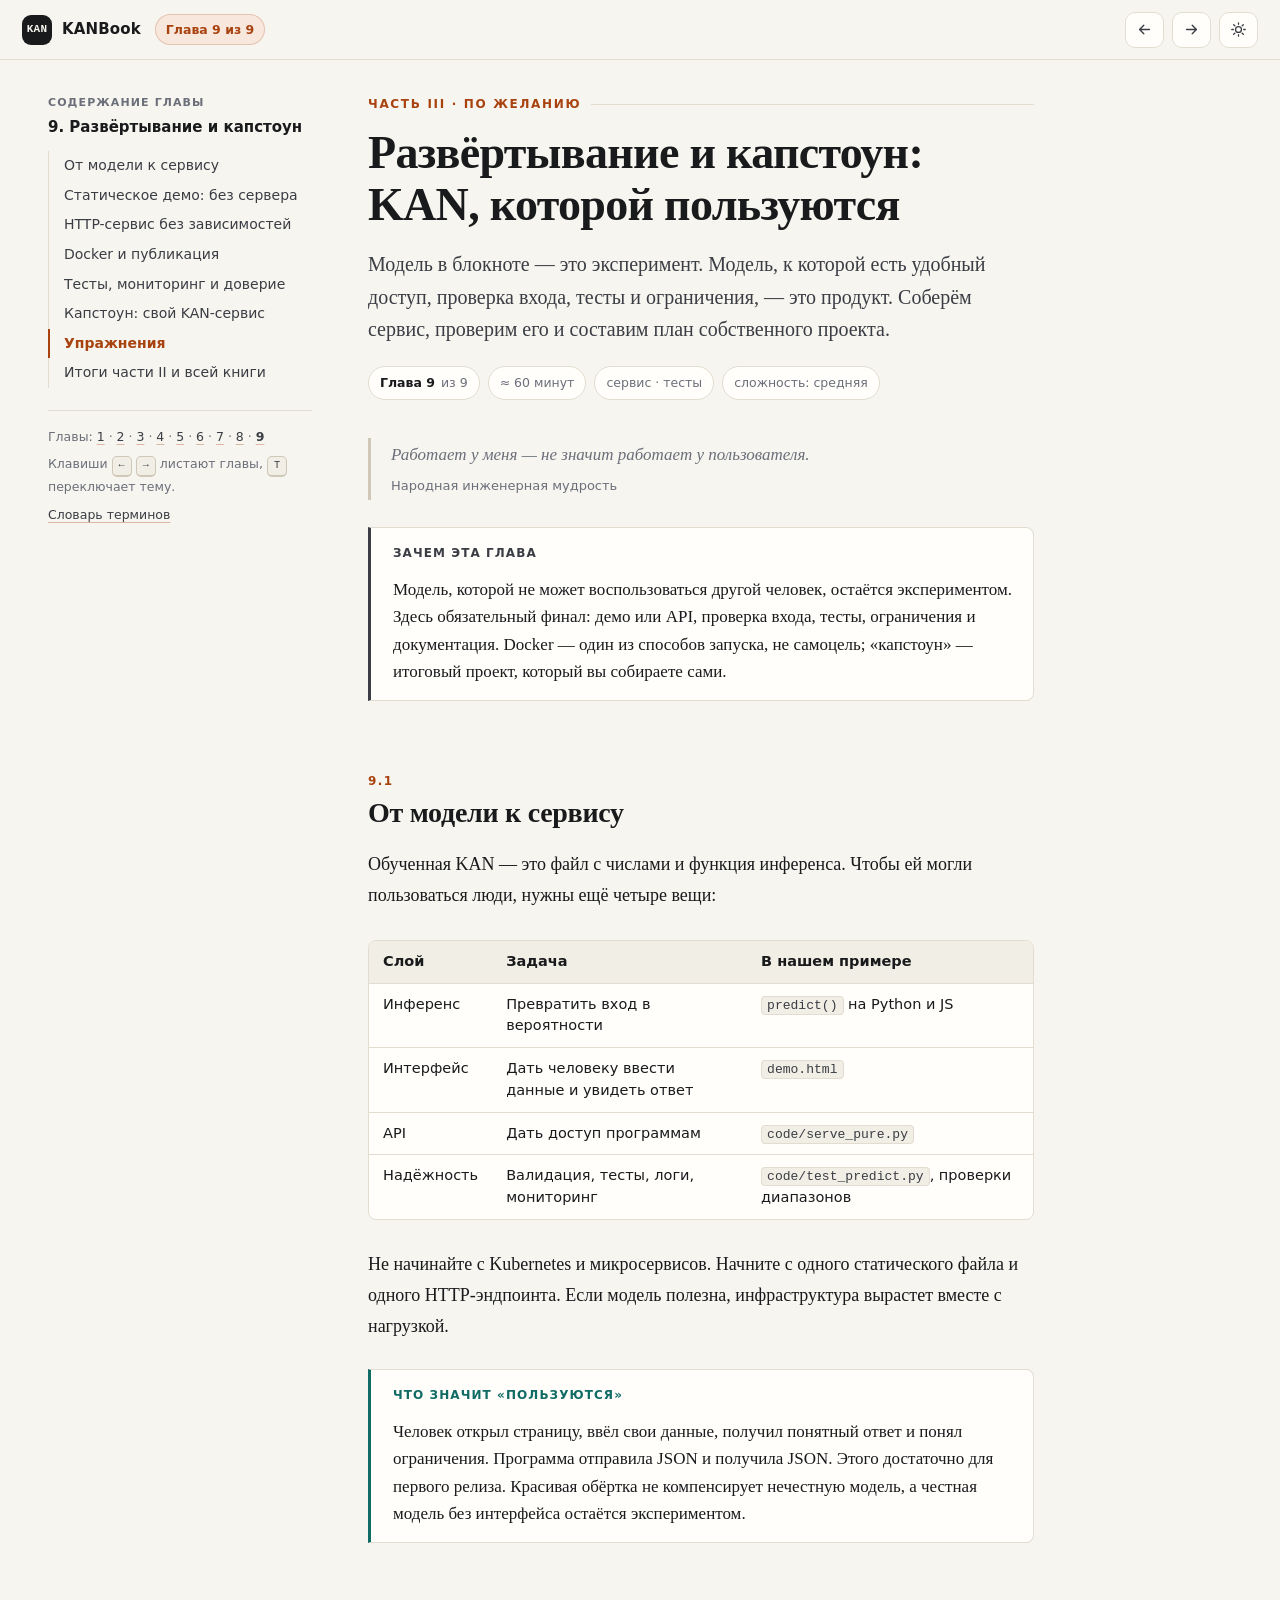
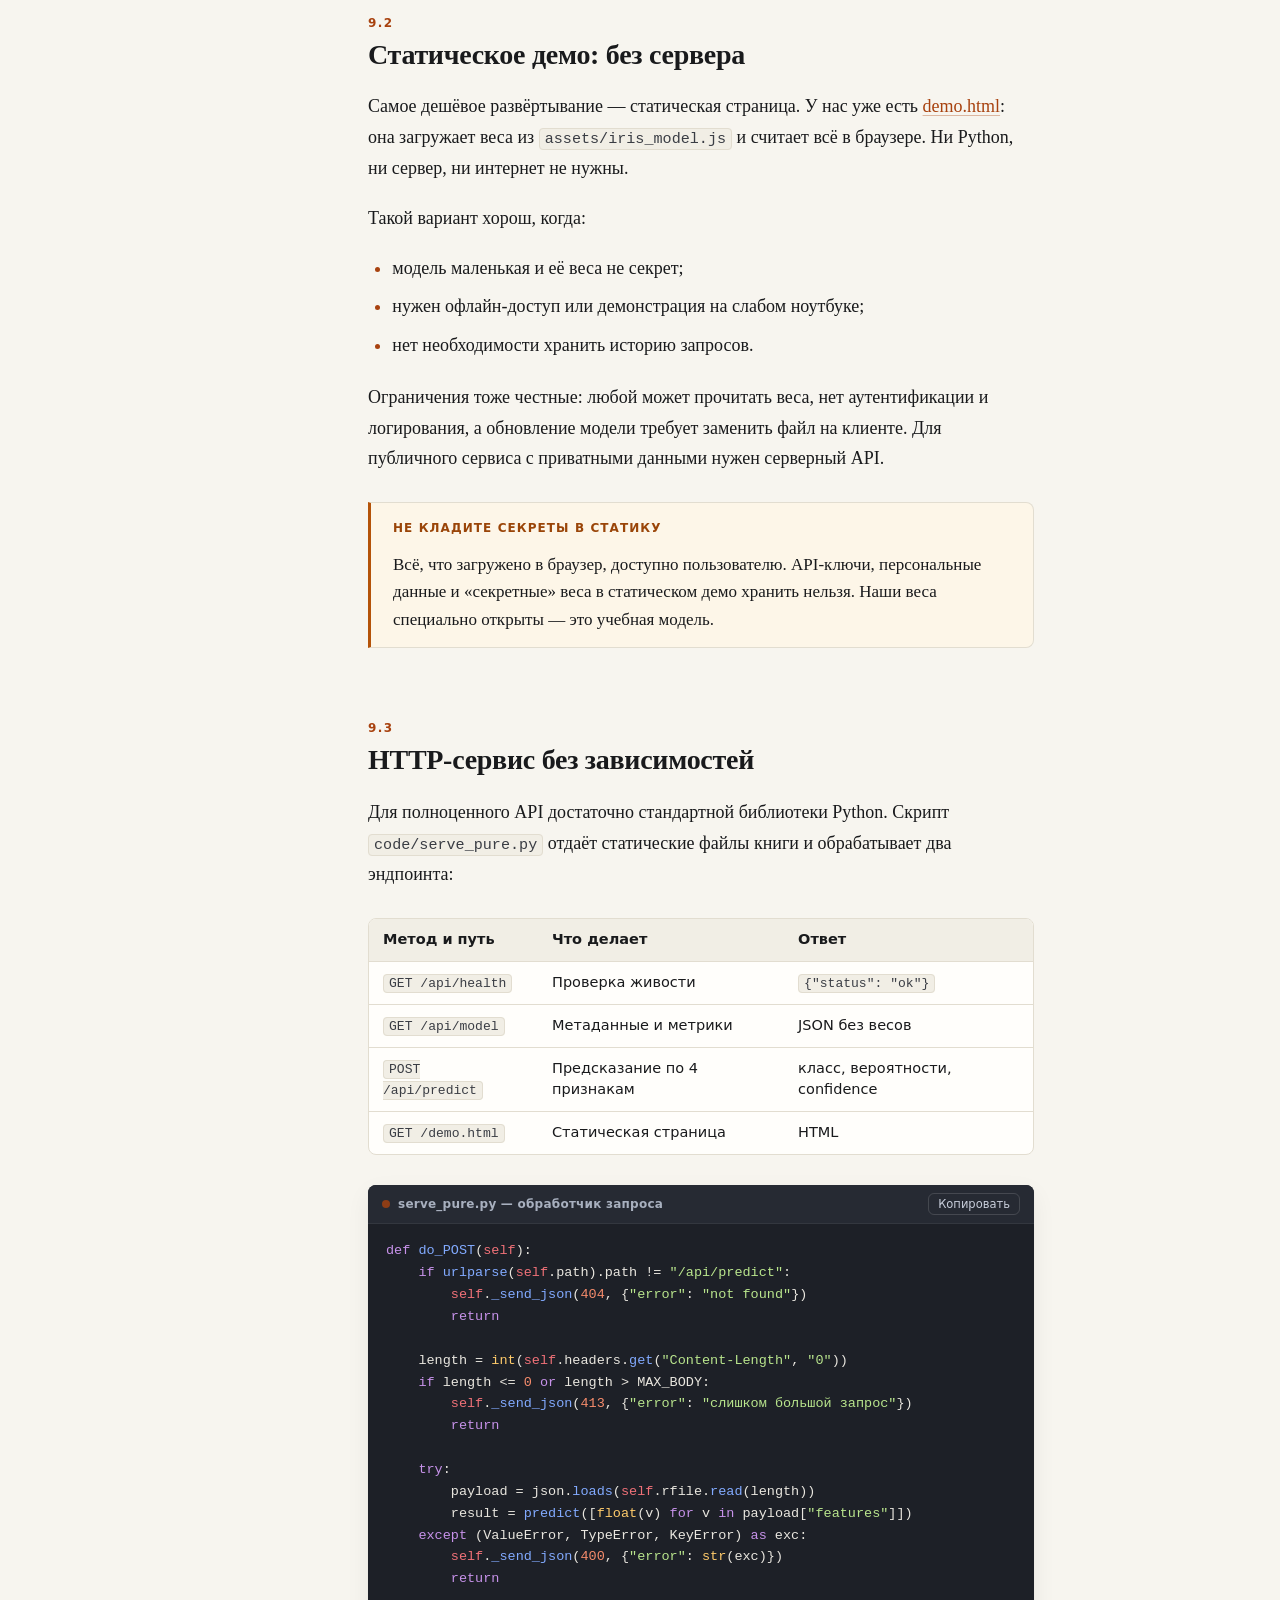
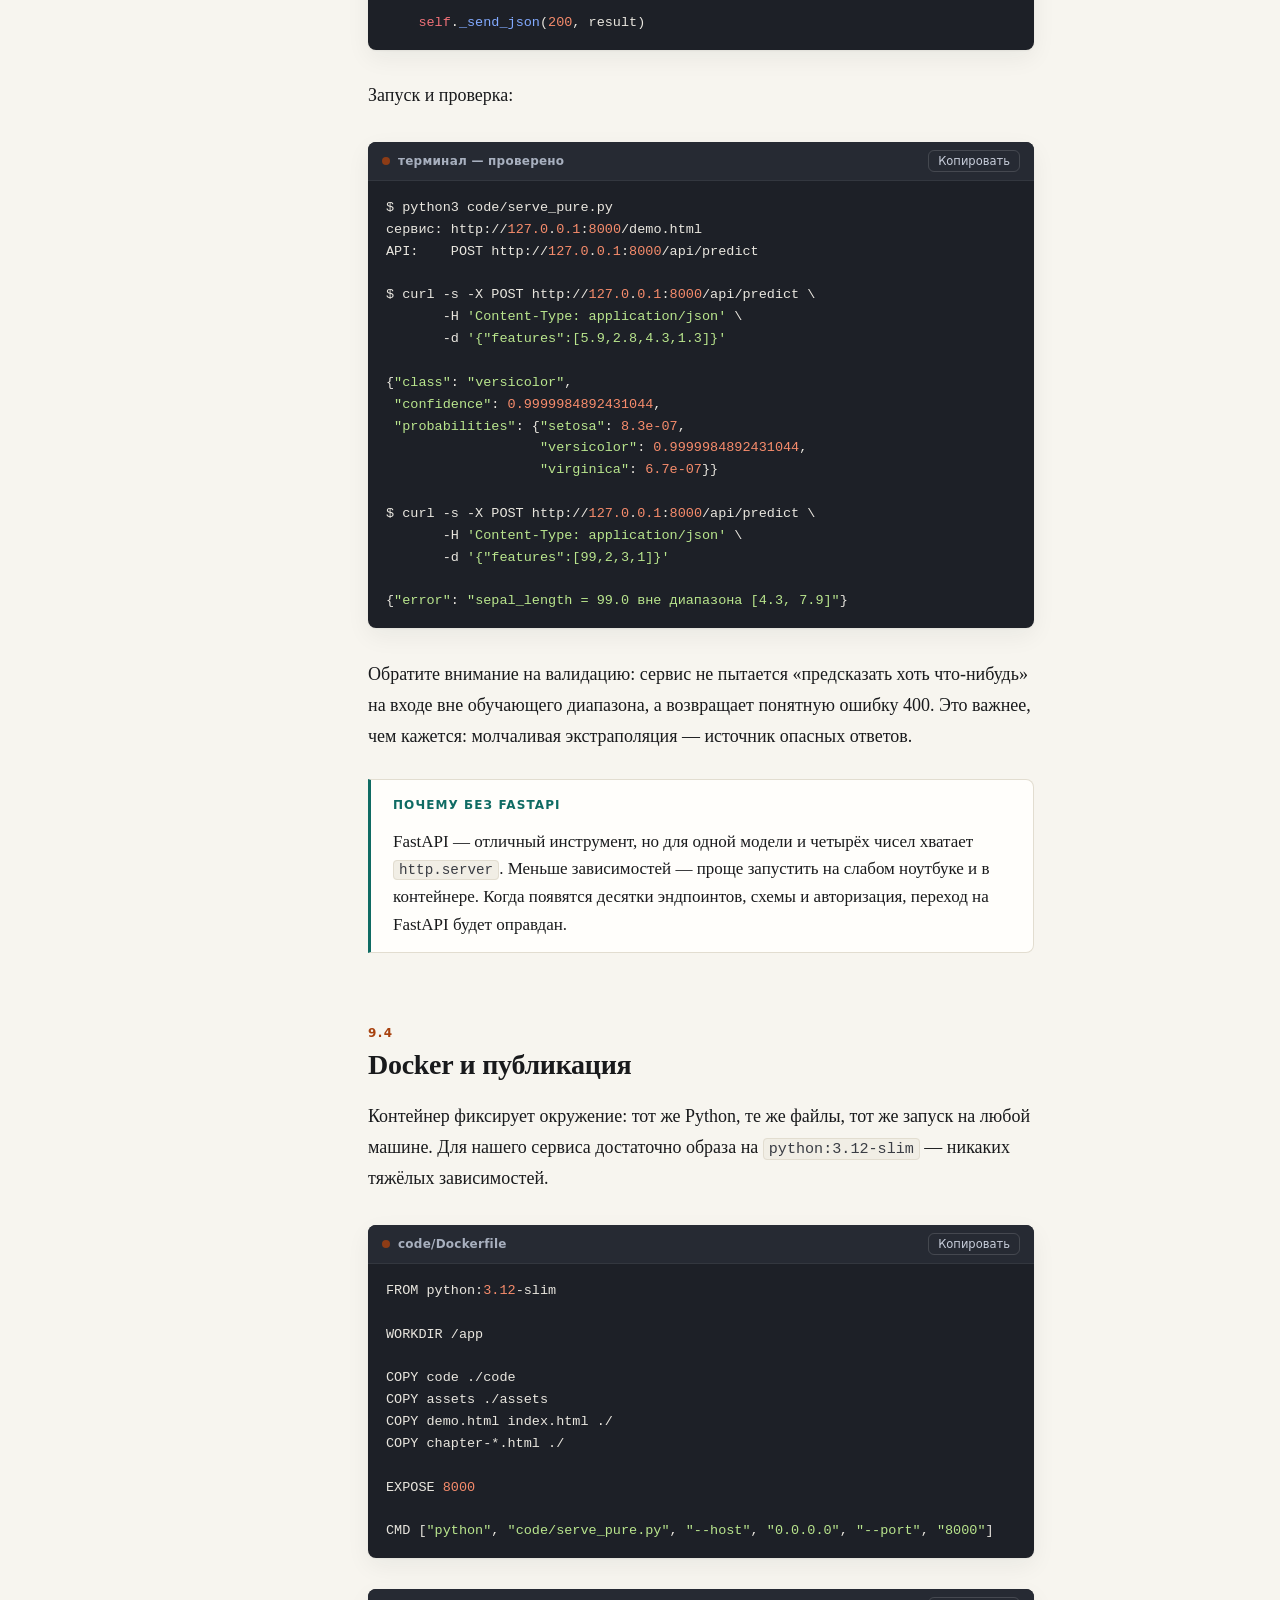
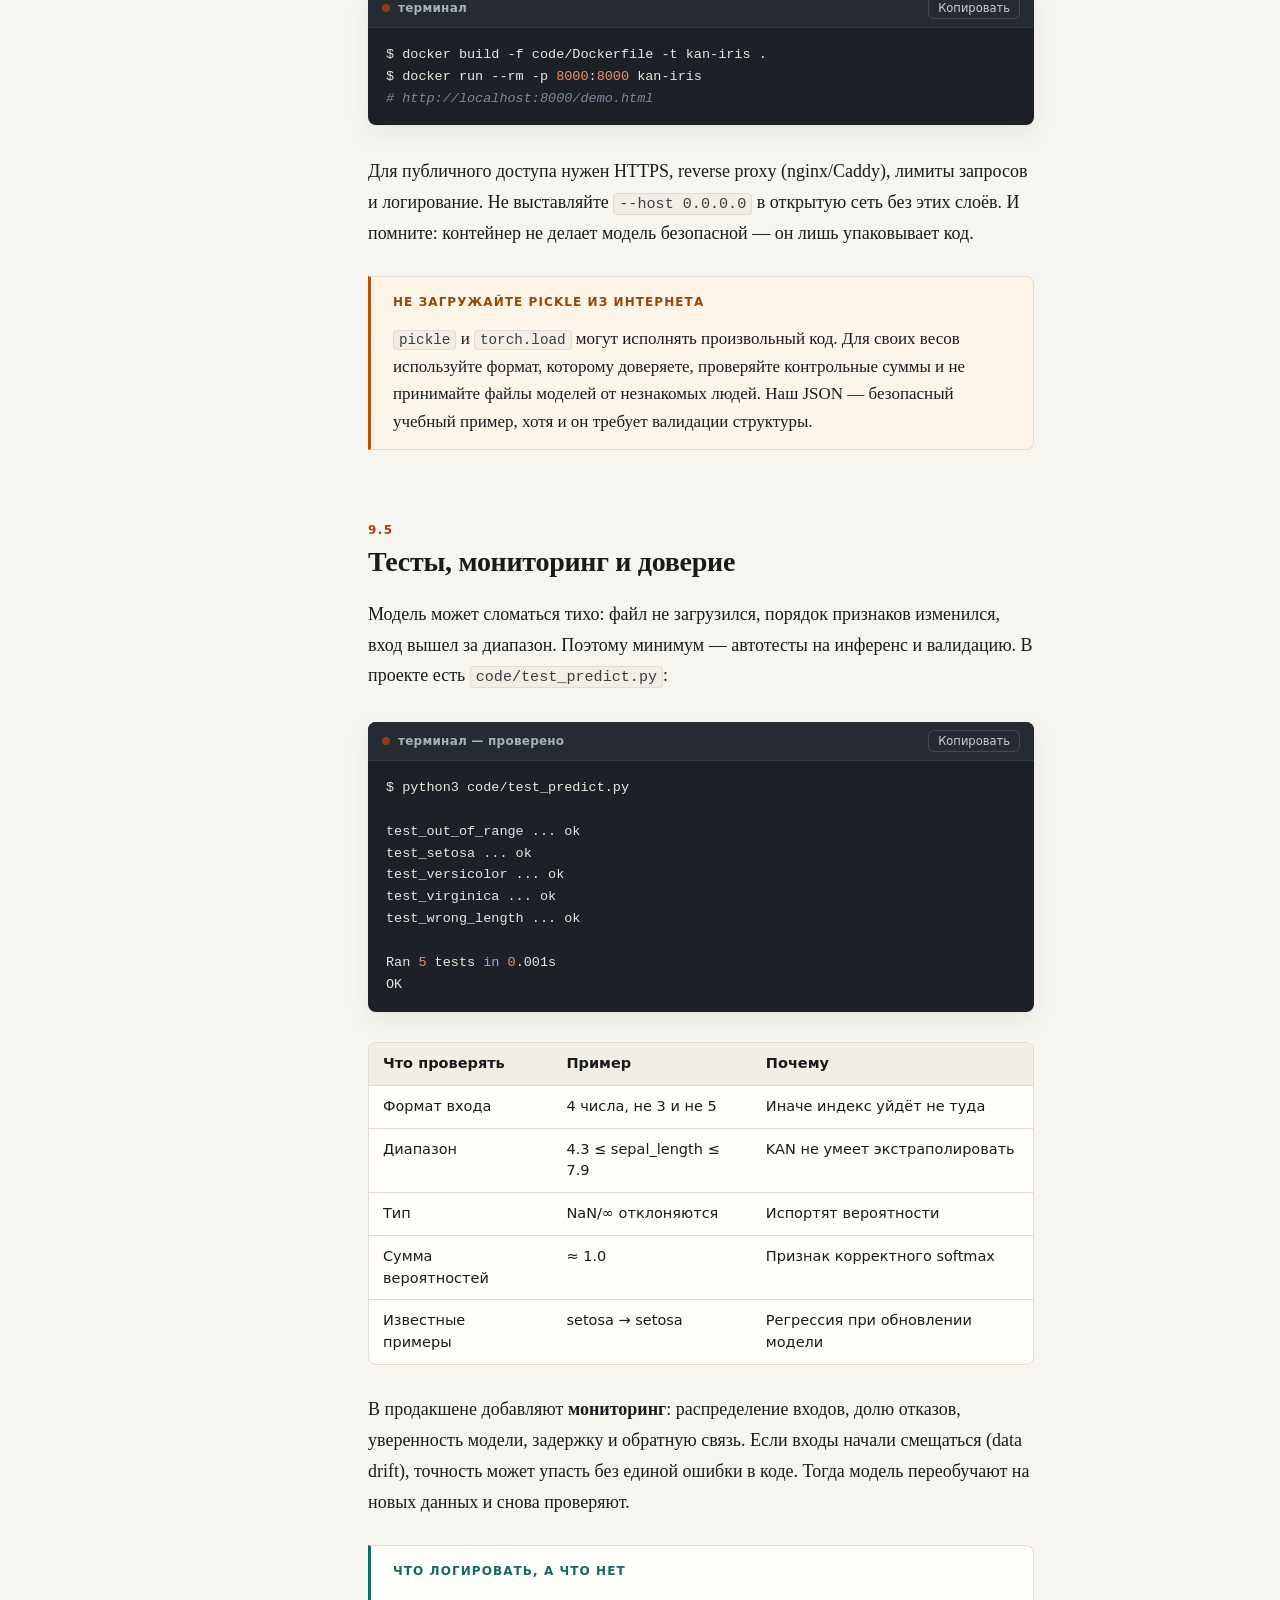
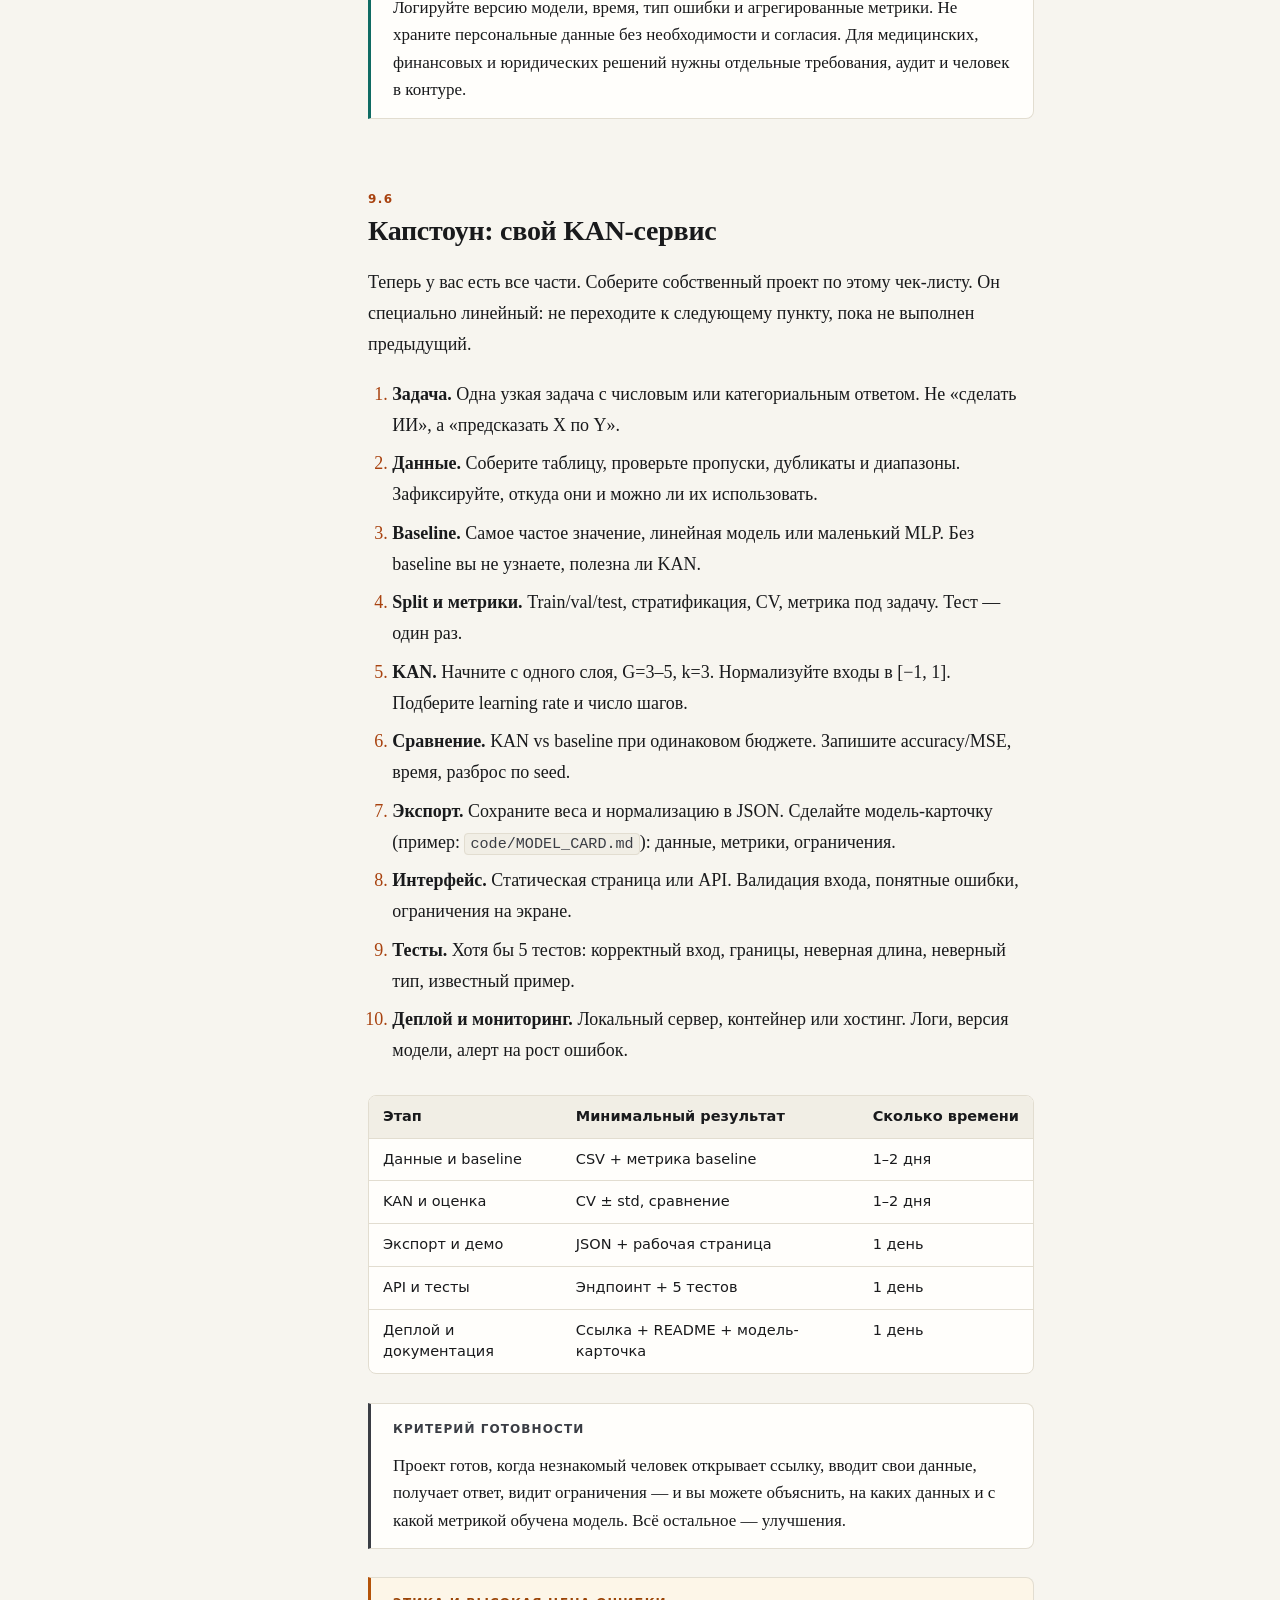
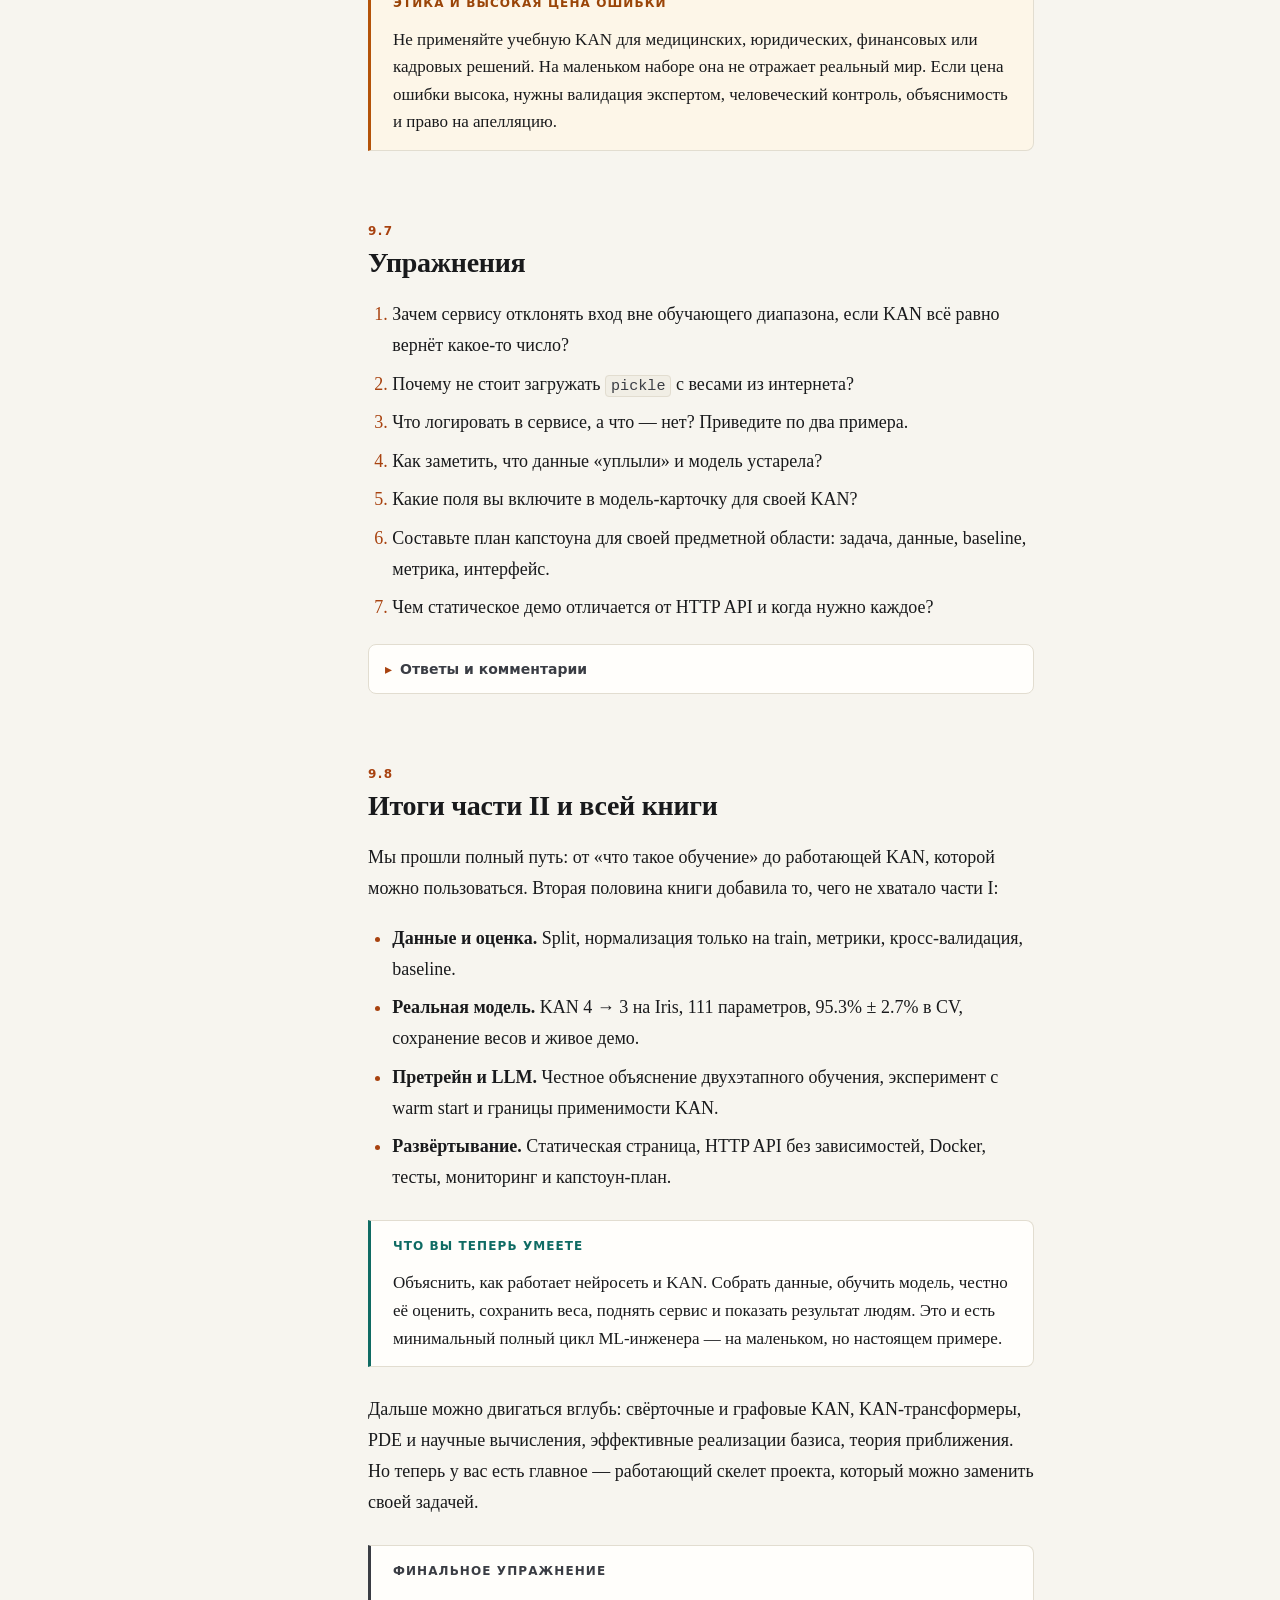
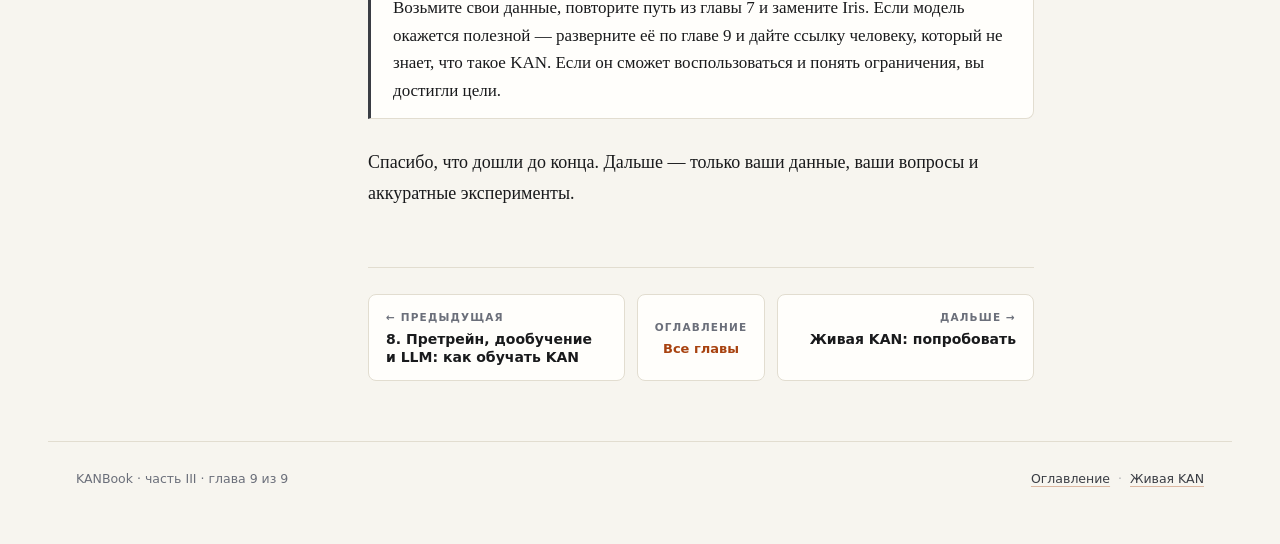
<file: chapter-9.html>
<!DOCTYPE html>
<html lang="ru" data-theme="light">
<head>
<meta charset="utf-8">
<meta name="viewport" content="width=device-width, initial-scale=1">
<title>Глава 9. Развёртывание и капстоун — KANBook</title>
<meta name="description" content="Как сделать KAN доступной людям: статическое демо, HTTP API без зависимостей, Docker, тесты, мониторинг и капстоун-проект.">
<meta name="theme-color" content="#f7f5ef">
<link rel="icon" href="data:image/svg+xml,%3Csvg%20xmlns='http://www.w3.org/2000/svg'%20viewBox='0%200%2032%2032'%3E%3Crect%20width='32'%20height='32'%20rx='8'%20fill='%23191a1c'/%3E%3Ctext%20x='16'%20y='21'%20font-family='monospace'%20font-size='9'%20font-weight='700'%20fill='%23f7f5ef'%20text-anchor='middle'%3EKAN%3C/text%3E%3C/svg%3E">
<script>
(function () {
  try {
    var saved = localStorage.getItem("kanbook-theme");
    if (!saved) {
      saved = window.matchMedia && window.matchMedia("(prefers-color-scheme: dark)").matches ? "dark" : "light";
    }
    document.documentElement.setAttribute("data-theme", saved);
  } catch (e) {}
})();
</script>
<link rel="stylesheet" href="assets/style.css">
</head>
<body>
<a class="skip-link" href="#main">Перейти к содержанию</a>

<header class="topbar">
  <button class="icon-btn menu-toggle" id="menu-toggle" type="button" aria-label="Открыть оглавление" aria-expanded="false" aria-controls="sidebar">
    <svg viewBox="0 0 24 24" fill="none" stroke="currentColor" stroke-width="1.9" stroke-linecap="round" aria-hidden="true"><path d="M4 7h16M4 12h16M4 17h16"/></svg>
  </button>
  <a class="brand" href="index.html">
    <span class="brand-mark">KAN</span>
    <span>KANBook</span>
  </a>
  <span class="chapter-chip">Глава 9 из 9</span>
  <span class="topbar-spacer"></span>
  <div class="topbar-actions">
    <a class="icon-btn" href="chapter-8.html" title="Предыдущая глава (←)" aria-label="Предыдущая глава">
      <svg viewBox="0 0 24 24" fill="none" stroke="currentColor" stroke-width="1.9" stroke-linecap="round" stroke-linejoin="round" aria-hidden="true"><path d="M19 12H5M11 6l-6 6 6 6"/></svg>
    </a>
    <a class="icon-btn" href="demo.html" title="Живая модель" aria-label="Живая модель">
      <svg viewBox="0 0 24 24" fill="none" stroke="currentColor" stroke-width="1.9" stroke-linecap="round" stroke-linejoin="round" aria-hidden="true"><path d="M5 12h14M13 6l6 6-6 6"/></svg>
    </a>
    <button class="icon-btn" id="theme-toggle" type="button" aria-label="Переключить тему" title="Тема (T)">
      <svg class="icon-sun" viewBox="0 0 24 24" fill="none" stroke="currentColor" stroke-width="1.8" stroke-linecap="round" aria-hidden="true"><circle cx="12" cy="12" r="4.2"/><path d="M12 2.5v2.2M12 19.3v2.2M2.5 12h2.2M19.3 12h2.2M5.2 5.2l1.6 1.6M17.2 17.2l1.6 1.6M18.8 5.2l-1.6 1.6M6.8 17.2l-1.6 1.6"/></svg>
      <svg class="icon-moon" viewBox="0 0 24 24" fill="none" stroke="currentColor" stroke-width="1.8" stroke-linecap="round" stroke-linejoin="round" aria-hidden="true"><path d="M20.5 14.2A8.6 8.6 0 1 1 9.8 3.5a7 7 0 0 0 10.7 10.7z"/></svg>
    </button>
  </div>
</header>

<div class="progress-track" aria-hidden="true"><div class="progress-bar" id="progress-bar"></div></div>

<div class="layout">
  <aside class="sidebar" id="sidebar">
    <p class="sidebar-title">Содержание главы</p>
    <p class="sidebar-chapter">9. Развёртывание и капстоун</p>
    <nav id="sidebar-toc" aria-label="Содержание главы"></nav>
    <div class="sidebar-foot">
      <div>
        Главы:
        <a href="chapter-1.html">1</a> ·
        <a href="chapter-2.html">2</a> ·
        <a href="chapter-3.html">3</a> ·
        <a href="chapter-4.html">4</a> ·
        <a href="chapter-5.html">5</a> ·
        <a href="chapter-6.html">6</a> ·
        <a href="chapter-7.html">7</a> ·
        <a href="chapter-8.html">8</a> ·
        <a href="chapter-9.html"><strong>9</strong></a>
      </div>
      <div style="margin-top:8px">Клавиши <kbd>←</kbd> <kbd>→</kbd> листают главы, <kbd>T</kbd> переключает тему.</div>
      <div style="margin-top:8px"><a href="primer.html#s0-4">Словарь терминов</a></div>
    </div>
  </aside>
  <button class="sidebar-scrim" id="sidebar-scrim" type="button" aria-label="Закрыть меню"></button>

  <main class="content" id="main">
    <header class="book-header">
      <p class="eyebrow">Часть III · По желанию</p>
      <h1>Развёртывание и капстоун: KAN, которой пользуются</h1>
      <p class="lead">
        Модель в блокноте — это эксперимент. Модель, к которой есть удобный
        доступ, проверка входа, тесты и ограничения, — это продукт. Соберём
        сервис, проверим его и составим план собственного проекта.
      </p>
      <div class="meta-row">
        <span class="meta-chip"><strong>Глава 9</strong> из 9</span>
        <span class="meta-chip">≈ 60 минут</span>
        <span class="meta-chip">сервис · тесты</span>
        <span class="meta-chip">сложность: средняя</span>
      </div>
    </header>

    <article>
      <p class="epigraph">
        Работает у меня — не значит работает у пользователя.
        <cite>Народная инженерная мудрость</cite>
      </p>

      <div class="callout practice">
        <p class="callout-title">Зачем эта глава</p>
        <p>
          Модель, которой не может воспользоваться другой человек, остаётся
          экспериментом. Здесь обязательный финал: демо или API, проверка входа,
          тесты, ограничения и документация. Docker — один из способов запуска,
          не самоцель; «капстоун» — итоговый проект, который вы собираете сами.
        </p>
      </div>
      <h2 id="s9-1" data-num="9.1">От модели к сервису</h2>

      <p>
        Обученная KAN — это файл с числами и функция инференса. Чтобы ей могли
        пользоваться люди, нужны ещё четыре вещи:
      </p>

      <div class="table-wrap">
        <table>
          <thead>
            <tr><th>Слой</th><th>Задача</th><th>В нашем примере</th></tr>
          </thead>
          <tbody>
            <tr><td>Инференс</td><td>Превратить вход в вероятности</td><td><code>predict()</code> на Python и JS</td></tr>
            <tr><td>Интерфейс</td><td>Дать человеку ввести данные и увидеть ответ</td><td><code>demo.html</code></td></tr>
            <tr><td>API</td><td>Дать доступ программам</td><td><code>code/serve_pure.py</code></td></tr>
            <tr><td>Надёжность</td><td>Валидация, тесты, логи, мониторинг</td><td><code>code/test_predict.py</code>, проверки диапазонов</td></tr>
          </tbody>
        </table>
      </div>

      <p>
        Не начинайте с Kubernetes и микросервисов. Начните с одного статического
        файла и одного HTTP-эндпоинта. Если модель полезна, инфраструктура
        вырастет вместе с нагрузкой.
      </p>

      <div class="callout note">
        <p class="callout-title">Что значит «пользуются»</p>
        <p>
          Человек открыл страницу, ввёл свои данные, получил понятный ответ и
          понял ограничения. Программа отправила JSON и получила JSON. Этого
          достаточно для первого релиза. Красивая обёртка не компенсирует
          нечестную модель, а честная модель без интерфейса остаётся
          экспериментом.
        </p>
      </div>

      <h2 id="s9-2" data-num="9.2">Статическое демо: без сервера</h2>

      <p>
        Самое дешёвое развёртывание — статическая страница. У нас уже есть
        <a href="demo.html">demo.html</a>: она загружает веса из
        <code>assets/iris_model.js</code> и считает всё в браузере. Ни Python, ни
        сервер, ни интернет не нужны.
      </p>

      <p>
        Такой вариант хорош, когда:
      </p>

      <ul>
        <li>модель маленькая и её веса не секрет;</li>
        <li>нужен офлайн-доступ или демонстрация на слабом ноутбуке;</li>
        <li>нет необходимости хранить историю запросов.</li>
      </ul>

      <p>
        Ограничения тоже честные: любой может прочитать веса, нет
        аутентификации и логирования, а обновление модели требует заменить файл
        на клиенте. Для публичного сервиса с приватными данными нужен серверный
        API.
      </p>

      <div class="callout warning">
        <p class="callout-title">Не кладите секреты в статику</p>
        <p>
          Всё, что загружено в браузер, доступно пользователю. API-ключи,
          персональные данные и «секретные» веса в статическом демо хранить
          нельзя. Наши веса специально открыты — это учебная модель.
        </p>
      </div>

      <h2 id="s9-3" data-num="9.3">HTTP-сервис без зависимостей</h2>

      <p>
        Для полноценного API достаточно стандартной библиотеки Python. Скрипт
        <code>code/serve_pure.py</code> отдаёт статические файлы книги и
        обрабатывает два эндпоинта:
      </p>

      <div class="table-wrap">
        <table>
          <thead>
            <tr><th>Метод и путь</th><th>Что делает</th><th>Ответ</th></tr>
          </thead>
          <tbody>
            <tr><td><code>GET /api/health</code></td><td>Проверка живости</td><td><code>{"status": "ok"}</code></td></tr>
            <tr><td><code>GET /api/model</code></td><td>Метаданные и метрики</td><td>JSON без весов</td></tr>
            <tr><td><code>POST /api/predict</code></td><td>Предсказание по 4 признакам</td><td>класс, вероятности, confidence</td></tr>
            <tr><td><code>GET /demo.html</code></td><td>Статическая страница</td><td>HTML</td></tr>
          </tbody>
        </table>
      </div>

      <div class="code-block">
        <div class="code-head">
          <span class="code-title">serve_pure.py — обработчик запроса</span>
          <button class="copy-btn" type="button">Копировать</button>
        </div>
        <pre><code class="language-python">def do_POST(self):
    if urlparse(self.path).path != "/api/predict":
        self._send_json(404, {"error": "not found"})
        return

    length = int(self.headers.get("Content-Length", "0"))
    if length <= 0 or length > MAX_BODY:
        self._send_json(413, {"error": "слишком большой запрос"})
        return

    try:
        payload = json.loads(self.rfile.read(length))
        result = predict([float(v) for v in payload["features"]])
    except (ValueError, TypeError, KeyError) as exc:
        self._send_json(400, {"error": str(exc)})
        return

    self._send_json(200, result)</code></pre>
      </div>

      <p>
        Запуск и проверка:
      </p>

      <div class="code-block">
        <div class="code-head">
          <span class="code-title">терминал — проверено</span>
          <button class="copy-btn" type="button">Копировать</button>
        </div>
        <pre><code class="language-python">$ python3 code/serve_pure.py
сервис: http://127.0.0.1:8000/demo.html
API:    POST http://127.0.0.1:8000/api/predict

$ curl -s -X POST http://127.0.0.1:8000/api/predict \
       -H 'Content-Type: application/json' \
       -d '{"features":[5.9,2.8,4.3,1.3]}'

{"class": "versicolor",
 "confidence": 0.9999984892431044,
 "probabilities": {"setosa": 8.3e-07,
                   "versicolor": 0.9999984892431044,
                   "virginica": 6.7e-07}}

$ curl -s -X POST http://127.0.0.1:8000/api/predict \
       -H 'Content-Type: application/json' \
       -d '{"features":[99,2,3,1]}'

{"error": "sepal_length = 99.0 вне диапазона [4.3, 7.9]"}</code></pre>
      </div>

      <p>
        Обратите внимание на валидацию: сервис не пытается «предсказать хоть
        что-нибудь» на входе вне обучающего диапазона, а возвращает понятную
        ошибку 400. Это важнее, чем кажется: молчаливая экстраполяция — источник
        опасных ответов.
      </p>

      <div class="callout note">
        <p class="callout-title">Почему без FastAPI</p>
        <p>
          FastAPI — отличный инструмент, но для одной модели и четырёх чисел
          хватает <code>http.server</code>. Меньше зависимостей — проще запустить
          на слабом ноутбуке и в контейнере. Когда появятся десятки эндпоинтов,
          схемы и авторизация, переход на FastAPI будет оправдан.
        </p>
      </div>

      <h2 id="s9-4" data-num="9.4">Docker и публикация</h2>

      <p>
        Контейнер фиксирует окружение: тот же Python, те же файлы, тот же запуск
        на любой машине. Для нашего сервиса достаточно образа на
        <code>python:3.12-slim</code> — никаких тяжёлых зависимостей.
      </p>

      <div class="code-block">
        <div class="code-head">
          <span class="code-title">code/Dockerfile</span>
          <button class="copy-btn" type="button">Копировать</button>
        </div>
        <pre><code class="language-python">FROM python:3.12-slim

WORKDIR /app

COPY code ./code
COPY assets ./assets
COPY demo.html index.html ./
COPY chapter-*.html ./

EXPOSE 8000

CMD ["python", "code/serve_pure.py", "--host", "0.0.0.0", "--port", "8000"]</code></pre>
      </div>

      <div class="code-block">
        <div class="code-head">
          <span class="code-title">терминал</span>
          <button class="copy-btn" type="button">Копировать</button>
        </div>
        <pre><code class="language-python">$ docker build -f code/Dockerfile -t kan-iris .
$ docker run --rm -p 8000:8000 kan-iris
# http://localhost:8000/demo.html</code></pre>
      </div>

      <p>
        Для публичного доступа нужен HTTPS, reverse proxy (nginx/Caddy), лимиты
        запросов и логирование. Не выставляйте <code>--host 0.0.0.0</code> в
        открытую сеть без этих слоёв. И помните: контейнер не делает модель
        безопасной — он лишь упаковывает код.
      </p>

      <div class="callout warning">
        <p class="callout-title">Не загружайте pickle из интернета</p>
        <p>
          <code>pickle</code> и <code>torch.load</code> могут исполнять
          произвольный код. Для своих весов используйте формат, которому
          доверяете, проверяйте контрольные суммы и не принимайте файлы моделей
          от незнакомых людей. Наш JSON — безопасный учебный пример, хотя и он
          требует валидации структуры.
        </p>
      </div>
      <h2 id="s9-5" data-num="9.5">Тесты, мониторинг и доверие</h2>

      <p>
        Модель может сломаться тихо: файл не загрузился, порядок признаков
        изменился, вход вышел за диапазон. Поэтому минимум — автотесты на
        инференс и валидацию. В проекте есть
        <code>code/test_predict.py</code>:
      </p>

      <div class="code-block">
        <div class="code-head">
          <span class="code-title">терминал — проверено</span>
          <button class="copy-btn" type="button">Копировать</button>
        </div>
        <pre><code class="language-python">$ python3 code/test_predict.py

test_out_of_range ... ok
test_setosa ... ok
test_versicolor ... ok
test_virginica ... ok
test_wrong_length ... ok

Ran 5 tests in 0.001s
OK</code></pre>
      </div>

      <div class="table-wrap">
        <table>
          <thead>
            <tr><th>Что проверять</th><th>Пример</th><th>Почему</th></tr>
          </thead>
          <tbody>
            <tr><td>Формат входа</td><td>4 числа, не 3 и не 5</td><td>Иначе индекс уйдёт не туда</td></tr>
            <tr><td>Диапазон</td><td>4.3 ≤ sepal_length ≤ 7.9</td><td>KAN не умеет экстраполировать</td></tr>
            <tr><td>Тип</td><td>NaN/∞ отклоняются</td><td>Испортят вероятности</td></tr>
            <tr><td>Сумма вероятностей</td><td>≈ 1.0</td><td>Признак корректного softmax</td></tr>
            <tr><td>Известные примеры</td><td>setosa → setosa</td><td>Регрессия при обновлении модели</td></tr>
          </tbody>
        </table>
      </div>

      <p>
        В продакшене добавляют <strong>мониторинг</strong>: распределение входов,
        долю отказов, уверенность модели, задержку и обратную связь. Если входы
        начали смещаться (data drift), точность может упасть без единой ошибки в
        коде. Тогда модель переобучают на новых данных и снова проверяют.
      </p>

      <div class="callout note">
        <p class="callout-title">Что логировать, а что нет</p>
        <p>
          Логируйте версию модели, время, тип ошибки и агрегированные метрики.
          Не храните персональные данные без необходимости и согласия. Для
          медицинских, финансовых и юридических решений нужны отдельные
          требования, аудит и человек в контуре.
        </p>
      </div>

      <h2 id="s9-6" data-num="9.6">Капстоун: свой KAN-сервис</h2>

      <p>
        Теперь у вас есть все части. Соберите собственный проект по этому
        чек-листу. Он специально линейный: не переходите к следующему пункту,
        пока не выполнен предыдущий.
      </p>

      <ol>
        <li>
          <strong>Задача.</strong> Одна узкая задача с числовым или категориальным
          ответом. Не «сделать ИИ», а «предсказать X по Y».
        </li>
        <li>
          <strong>Данные.</strong> Соберите таблицу, проверьте пропуски,
          дубликаты и диапазоны. Зафиксируйте, откуда они и можно ли их
          использовать.
        </li>
        <li>
          <strong>Baseline.</strong> Самое частое значение, линейная модель или
          маленький MLP. Без baseline вы не узнаете, полезна ли KAN.
        </li>
        <li>
          <strong>Split и метрики.</strong> Train/val/test, стратификация, CV,
          метрика под задачу. Тест — один раз.
        </li>
        <li>
          <strong>KAN.</strong> Начните с одного слоя, G=3–5, k=3. Нормализуйте
          входы в [−1, 1]. Подберите learning rate и число шагов.
        </li>
        <li>
          <strong>Сравнение.</strong> KAN vs baseline при одинаковом бюджете.
          Запишите accuracy/MSE, время, разброс по seed.
        </li>
        <li>
          <strong>Экспорт.</strong> Сохраните веса и нормализацию в JSON. Сделайте
          модель-карточку (пример: <code>code/MODEL_CARD.md</code>): данные,
          метрики, ограничения.
        </li>
        <li>
          <strong>Интерфейс.</strong> Статическая страница или API. Валидация
          входа, понятные ошибки, ограничения на экране.
        </li>
        <li>
          <strong>Тесты.</strong> Хотя бы 5 тестов: корректный вход, границы,
          неверная длина, неверный тип, известный пример.
        </li>
        <li>
          <strong>Деплой и мониторинг.</strong> Локальный сервер, контейнер или
          хостинг. Логи, версия модели, алерт на рост ошибок.
        </li>
      </ol>

      <div class="table-wrap">
        <table>
          <thead>
            <tr><th>Этап</th><th>Минимальный результат</th><th>Сколько времени</th></tr>
          </thead>
          <tbody>
            <tr><td>Данные и baseline</td><td>CSV + метрика baseline</td><td>1–2 дня</td></tr>
            <tr><td>KAN и оценка</td><td>CV ± std, сравнение</td><td>1–2 дня</td></tr>
            <tr><td>Экспорт и демо</td><td>JSON + рабочая страница</td><td>1 день</td></tr>
            <tr><td>API и тесты</td><td>Эндпоинт + 5 тестов</td><td>1 день</td></tr>
            <tr><td>Деплой и документация</td><td>Ссылка + README + модель-карточка</td><td>1 день</td></tr>
          </tbody>
        </table>
      </div>

      <div class="callout practice">
        <p class="callout-title">Критерий готовности</p>
        <p>
          Проект готов, когда незнакомый человек открывает ссылку, вводит свои
          данные, получает ответ, видит ограничения — и вы можете объяснить, на
          каких данных и с какой метрикой обучена модель. Всё остальное —
          улучшения.
        </p>
      </div>

      <div class="callout warning">
        <p class="callout-title">Этика и высокая цена ошибки</p>
        <p>
          Не применяйте учебную KAN для медицинских, юридических, финансовых или
          кадровых решений. На маленьком наборе она не отражает реальный мир.
          Если цена ошибки высока, нужны валидация экспертом, человеческий
          контроль, объяснимость и право на апелляцию.
        </p>
      </div>
      <h2 id="s9-7" data-num="9.7">Упражнения</h2>

      <ol>
        <li>
          Зачем сервису отклонять вход вне обучающего диапазона, если KAN всё
          равно вернёт какое-то число?
        </li>
        <li>
          Почему не стоит загружать <code>pickle</code> с весами из интернета?
        </li>
        <li>
          Что логировать в сервисе, а что — нет? Приведите по два примера.
        </li>
        <li>
          Как заметить, что данные «уплыли» и модель устарела?
        </li>
        <li>
          Какие поля вы включите в модель-карточку для своей KAN?
        </li>
        <li>
          Составьте план капстоуна для своей предметной области: задача, данные,
          baseline, метрика, интерфейс.
        </li>
        <li>
          Чем статическое демо отличается от HTTP API и когда нужно каждое?
        </li>
      </ol>

      <details>
        <summary>Ответы и комментарии</summary>
        <ol>
          <li>
            За пределами <span class="math">[min, max]</span> сплайн
            экстраполирует, и ответ становится непредсказуемым. Лучше честная
            ошибка 400, чем уверенно неверный ответ.
          </li>
          <li>
            <code>pickle</code> может исполнять произвольный код при загрузке.
            Используйте доверенные форматы, проверяйте источник и контрольные
            суммы.
          </li>
          <li>
            Логировать: версию модели, время, тип ошибки, агрегированные метрики.
            Не логировать без необходимости: имена, точные адреса, медицинские
            данные, содержимое запросов.
          </li>
          <li>
            Сравнивать распределения входов с обучающими, следить за долей
            отказов, уверенностью, точностью на размеченной подвыборке и
            обратной связью пользователей.
          </li>
          <li>
            Название и версия, задача, данные и их происхождение, архитектура,
            число параметров, метрики CV/test, ограничения, дата, автор,
            лицензия.
          </li>
          <li>
            Например: предсказание урожайности по погоде и почве; данные — CSV
            за 5 лет; baseline — среднее по региону; метрика — MAE; интерфейс —
            форма + API.
          </li>
          <li>
            Статическое демо работает в браузере без сервера и подходит для
            открытых моделей и офлайна. API нужен для приватных данных,
            логирования, авторизации и интеграций.
          </li>
        </ol>
      </details>

      <h2 id="s9-8" data-num="9.8">Итоги части II и всей книги</h2>

      <p>
        Мы прошли полный путь: от «что такое обучение» до работающей KAN,
        которой можно пользоваться. Вторая половина книги добавила то, чего не
        хватало части I:
      </p>

      <ul>
        <li>
          <strong>Данные и оценка.</strong> Split, нормализация только на train,
          метрики, кросс-валидация, baseline.
        </li>
        <li>
          <strong>Реальная модель.</strong> KAN 4 → 3 на Iris, 111 параметров,
          95.3% ± 2.7% в CV, сохранение весов и живое демо.
        </li>
        <li>
          <strong>Претрейн и LLM.</strong> Честное объяснение двухэтапного
          обучения, эксперимент с warm start и границы применимости KAN.
        </li>
        <li>
          <strong>Развёртывание.</strong> Статическая страница, HTTP API без
          зависимостей, Docker, тесты, мониторинг и капстоун-план.
        </li>
      </ul>

      <div class="callout note">
        <p class="callout-title">Что вы теперь умеете</p>
        <p>
          Объяснить, как работает нейросеть и KAN. Собрать данные, обучить
          модель, честно её оценить, сохранить веса, поднять сервис и показать
          результат людям. Это и есть минимальный полный цикл ML-инженера — на
          маленьком, но настоящем примере.
        </p>
      </div>

      <p>
        Дальше можно двигаться вглубь: свёрточные и графовые KAN,
        KAN-трансформеры, PDE и научные вычисления, эффективные реализации
        базиса, теория приближения. Но теперь у вас есть главное — работающий
        скелет проекта, который можно заменить своей задачей.
      </p>

      <div class="callout practice">
        <p class="callout-title">Финальное упражнение</p>
        <p>
          Возьмите свои данные, повторите путь из главы 7 и замените Iris.
          Если модель окажется полезной — разверните её по главе 9 и дайте
          ссылку человеку, который не знает, что такое KAN. Если он сможет
          воспользоваться и понять ограничения, вы достигли цели.
        </p>
      </div>

      <p>
        Спасибо, что дошли до конца. Дальше — только ваши данные, ваши вопросы
        и аккуратные эксперименты.
      </p>
    </article>

    <nav class="chapter-nav" aria-label="Навигация по главам">
      <a class="prev" href="chapter-8.html">
        <span class="dir">← Предыдущая</span>
        <span class="name">8. Претрейн, дообучение и LLM: как обучать KAN</span>
      </a>
      <a class="toc-link" href="index.html">
        <span class="dir">Оглавление</span>
        <span class="name">Все главы</span>
      </a>
      <a class="next" href="demo.html">
        <span class="dir">Дальше →</span>
        <span class="name">Живая KAN: попробовать</span>
      </a>
    </nav>
  </main>
</div>

<footer class="book-footer">
  <div>KANBook · часть III · глава 9 из 9</div>
  <div>
    <a href="index.html">Оглавление</a>
    <span class="sep">·</span>
    <a href="demo.html">Живая KAN</a>
  </div>
</footer>

<script src="assets/book.js"></script>
</body>
</html>
</file>
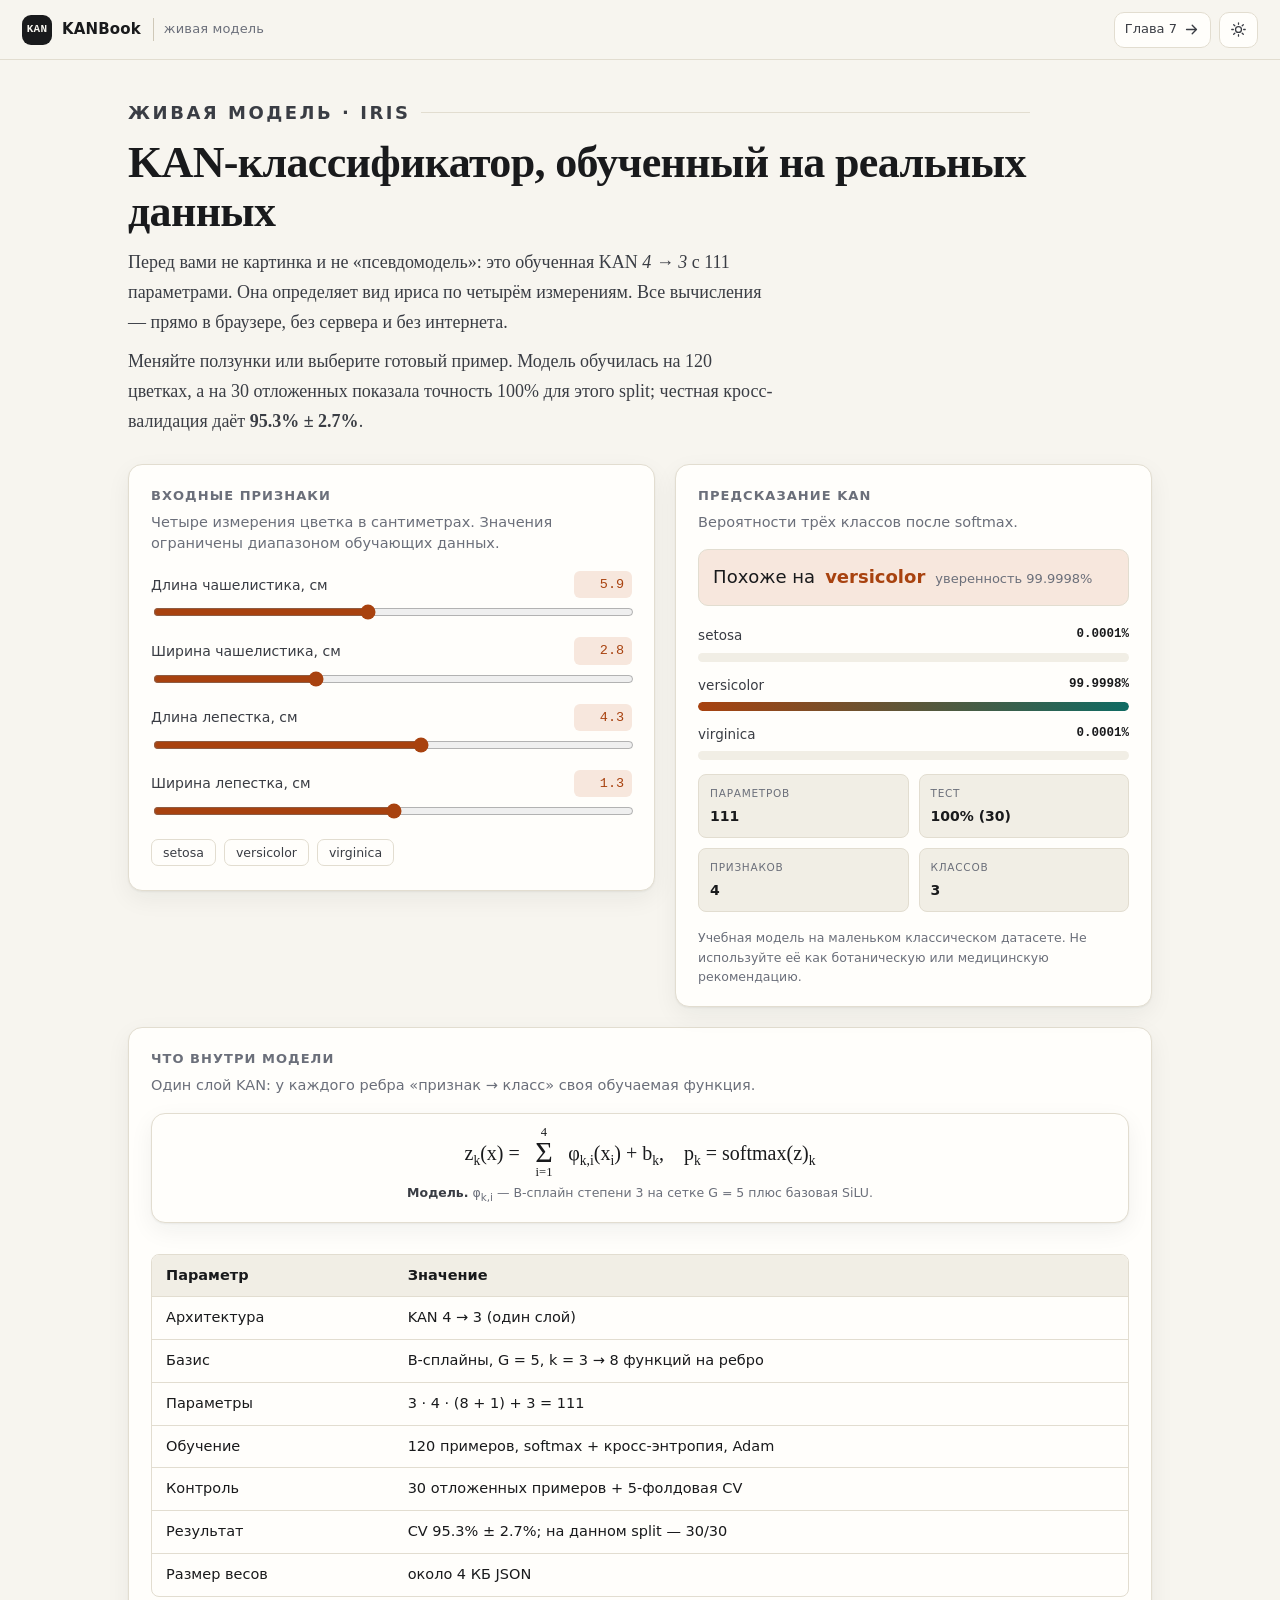
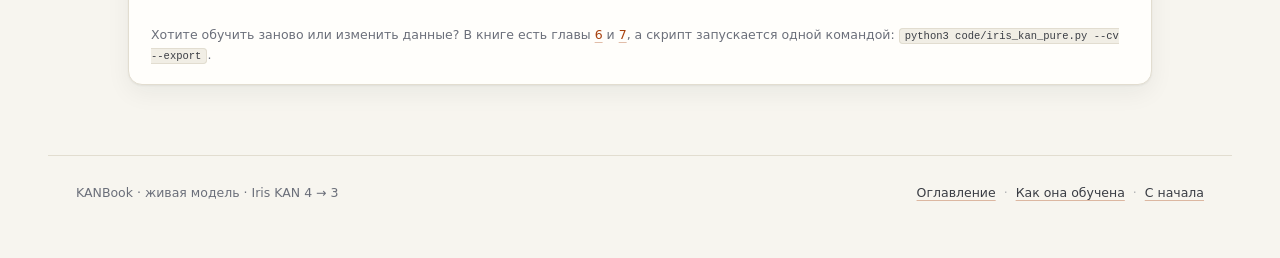
<file: demo.html>
<!DOCTYPE html>
<html lang="ru" data-theme="light">
<head>
<meta charset="utf-8">
<meta name="viewport" content="width=device-width, initial-scale=1">
<title>Живая KAN: классификатор ирисов — KANBook</title>
<meta name="description" content="Обученная KAN 4 → 3 классифицирует ирисы по четырём измерениям. Инференс в браузере, без сервера.">
<meta name="theme-color" content="#f7f5ef">
<link rel="icon" href="data:image/svg+xml,%3Csvg%20xmlns='http://www.w3.org/2000/svg'%20viewBox='0%200%2032%2032'%3E%3Crect%20width='32'%20height='32'%20rx='8'%20fill='%23191a1c'/%3E%3Ctext%20x='16'%20y='21'%20font-family='monospace'%20font-size='9'%20font-weight='700'%20fill='%23f7f5ef'%20text-anchor='middle'%3EKAN%3C/text%3E%3C/svg%3E">
<script>
(function () {
  try {
    var saved = localStorage.getItem("kanbook-theme");
    if (!saved) {
      saved = window.matchMedia && window.matchMedia("(prefers-color-scheme: dark)").matches ? "dark" : "light";
    }
    document.documentElement.setAttribute("data-theme", saved);
  } catch (e) {}
})();
</script>
<link rel="stylesheet" href="assets/style.css">
</head>
<body>
<a class="skip-link" href="#main">Перейти к демонстрации</a>

<header class="topbar">
  <a class="brand" href="index.html">
    <span class="brand-mark">KAN</span>
    <span>KANBook</span>
    <span class="brand-sub">живая модель</span>
  </a>
  <span class="topbar-spacer"></span>
  <div class="topbar-actions">
    <a class="icon-btn" href="chapter-7.html">
      <span class="btn-label">Глава 7</span>
      <svg viewBox="0 0 24 24" fill="none" stroke="currentColor" stroke-width="1.9" stroke-linecap="round" stroke-linejoin="round" aria-hidden="true"><path d="M5 12h14M13 6l6 6-6 6"/></svg>
    </a>
    <button class="icon-btn" id="theme-toggle" type="button" aria-label="Переключить тему" title="Тема (T)">
      <svg class="icon-sun" viewBox="0 0 24 24" fill="none" stroke="currentColor" stroke-width="1.8" stroke-linecap="round" aria-hidden="true"><circle cx="12" cy="12" r="4.2"/><path d="M12 2.5v2.2M12 19.3v2.2M2.5 12h2.2M19.3 12h2.2M5.2 5.2l1.6 1.6M17.2 17.2l1.6 1.6M18.8 5.2l-1.6 1.6M6.8 17.2l-1.6 1.6"/></svg>
      <svg class="icon-moon" viewBox="0 0 24 24" fill="none" stroke="currentColor" stroke-width="1.8" stroke-linecap="round" stroke-linejoin="round" aria-hidden="true"><path d="M20.5 14.2A8.6 8.6 0 1 1 9.8 3.5a7 7 0 0 0 10.7 10.7z"/></svg>
    </button>
  </div>
</header>

<main class="demo-page" id="main">
  <section class="demo-hero">
    <p class="eyebrow">Живая модель · Iris</p>
    <h1>KAN-классификатор, обученный на реальных данных</h1>
    <p>
      Перед вами не картинка и не «псевдомодель»: это обученная KAN
      <span class="math">4 → 3</span> с 111 параметрами. Она определяет вид
      ириса по четырём измерениям. Все вычисления — прямо в браузере, без
      сервера и без интернета.
    </p>
    <p>
      Меняйте ползунки или выберите готовый пример. Модель обучилась на 120
      цветках, а на 30 отложенных показала точность 100% для этого split;
      честная кросс-валидация даёт <strong>95.3% ± 2.7%</strong>.
    </p>
  </section>

  <div class="demo-grid">
    <section class="panel" aria-labelledby="inputs-title">
      <h2 id="inputs-title">Входные признаки</h2>
      <p class="panel-sub">Четыре измерения цветка в сантиметрах. Значения ограничены диапазоном обучающих данных.</p>
      <form id="iris-form" autocomplete="off"></form>
      <div class="preset-row" id="presets" aria-label="Готовые примеры"></div>
    </section>

    <section class="panel" aria-labelledby="result-title">
      <h2 id="result-title">Предсказание KAN</h2>
      <p class="panel-sub">Вероятности трёх классов после softmax.</p>
      <div class="result-badge" id="result-badge" aria-live="polite">Загрузка модели…</div>
      <div id="probs"></div>
      <dl class="model-stats" id="model-stats"></dl>
      <p class="demo-note">
        Учебная модель на маленьком классическом датасете. Не используйте её
        как ботаническую или медицинскую рекомендацию.
      </p>
    </section>
  </div>

  <noscript>
    <p class="no-js-note">Для интерактивного предсказания нужен JavaScript.</p>
  </noscript>
  <section class="panel" style="margin-top:20px" aria-labelledby="inside-title">
    <h2 id="inside-title">Что внутри модели</h2>
    <p class="panel-sub">Один слой KAN: у каждого ребра «признак → класс» своя обучаемая функция.</p>
    <div class="formula" style="margin-top:10px">
      <div class="formula-body">
        z<sub>k</sub>(x) =
        <span class="big-op">Σ<sub>i=1</sub><sup>4</sup></span>
        φ<sub>k,i</sub>(x<sub>i</sub>) + b<sub>k</sub>,
        &nbsp;&nbsp;
        p<sub>k</sub> = softmax(z)<sub>k</sub>
      </div>
      <div class="formula-caption"><strong>Модель.</strong> φ<sub>k,i</sub> — B-сплайн степени 3 на сетке G = 5 плюс базовая SiLU.</div>
    </div>
    <div class="table-wrap">
      <table>
        <thead>
          <tr><th>Параметр</th><th>Значение</th></tr>
        </thead>
        <tbody>
          <tr><td>Архитектура</td><td>KAN 4 → 3 (один слой)</td></tr>
          <tr><td>Базис</td><td>B-сплайны, G = 5, k = 3 → 8 функций на ребро</td></tr>
          <tr><td>Параметры</td><td>3 · 4 · (8 + 1) + 3 = 111</td></tr>
          <tr><td>Обучение</td><td>120 примеров, softmax + кросс-энтропия, Adam</td></tr>
          <tr><td>Контроль</td><td>30 отложенных примеров + 5-фолдовая CV</td></tr>
          <tr><td>Результат</td><td>CV 95.3% ± 2.7%; на данном split — 30/30</td></tr>
          <tr><td>Размер весов</td><td>около 4 КБ JSON</td></tr>
        </tbody>
      </table>
    </div>
    <p class="demo-note">
      Хотите обучить заново или изменить данные? В книге есть главы
      <a href="chapter-6.html">6</a> и <a href="chapter-7.html">7</a>,
      а скрипт запускается одной командой:
      <code>python3 code/iris_kan_pure.py --cv --export</code>.
    </p>
  </section>
</main>

<footer class="book-footer">
  <div>KANBook · живая модель · Iris KAN 4 → 3</div>
  <div>
    <a href="index.html">Оглавление</a>
    <span class="sep">·</span>
    <a href="chapter-7.html">Как она обучена</a>
    <span class="sep">·</span>
    <a href="chapter-1.html">С начала</a>
  </div>
</footer>

<script src="assets/book.js"></script>
<script src="assets/iris_model.js"></script>
<script src="assets/demo-iris.js"></script>
</body>
</html>
</file>
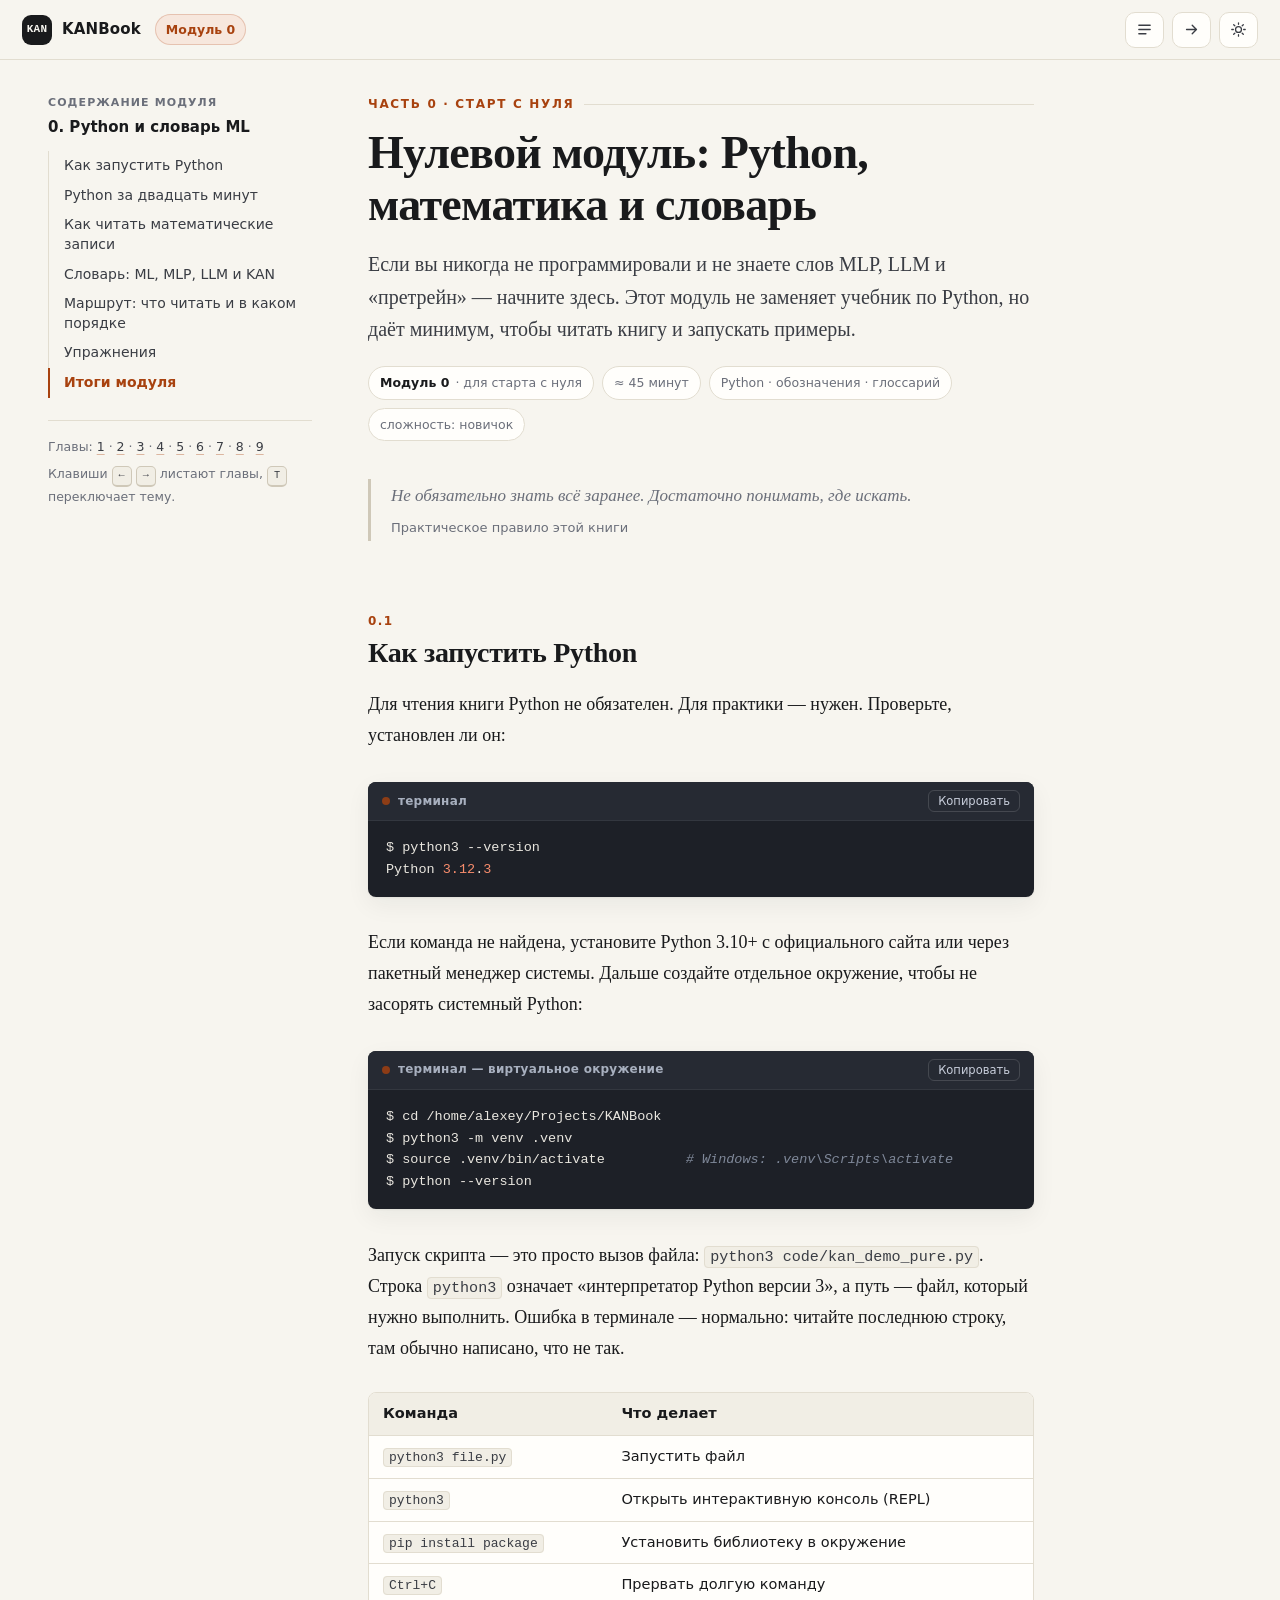
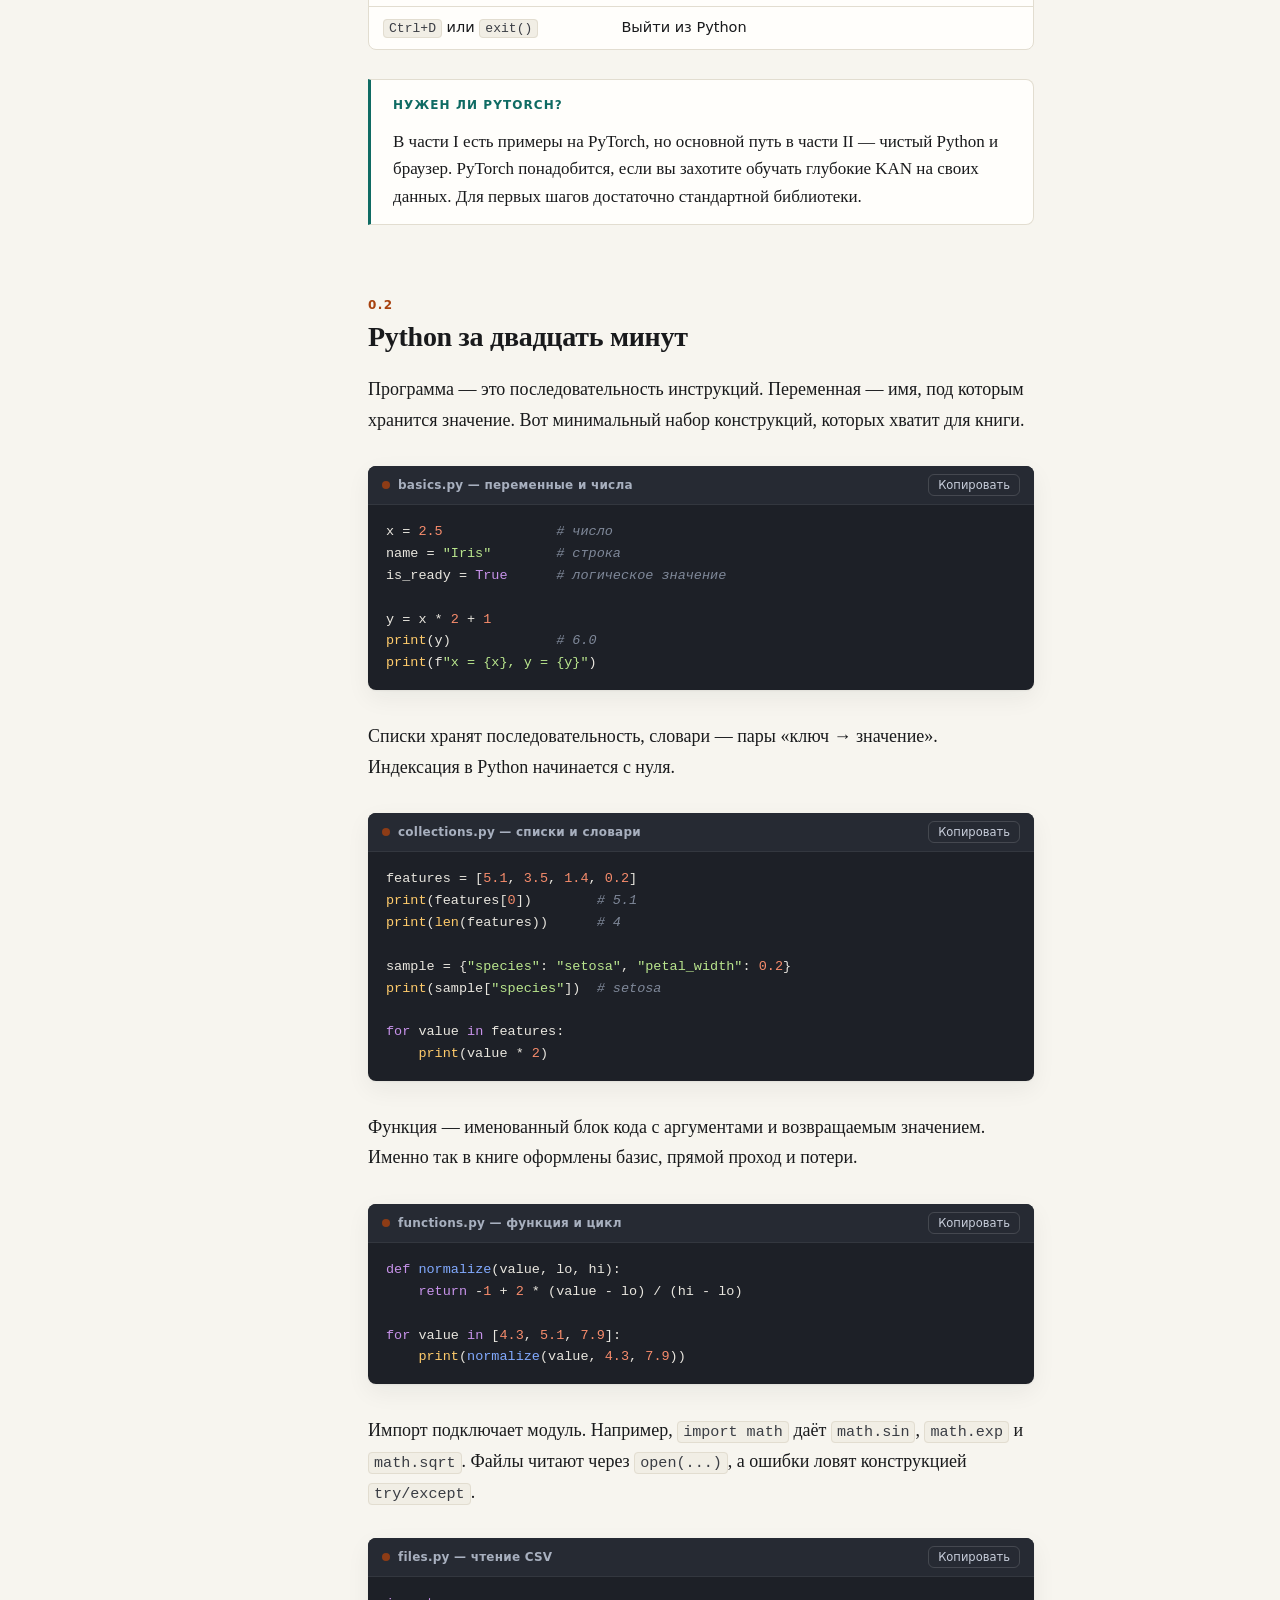
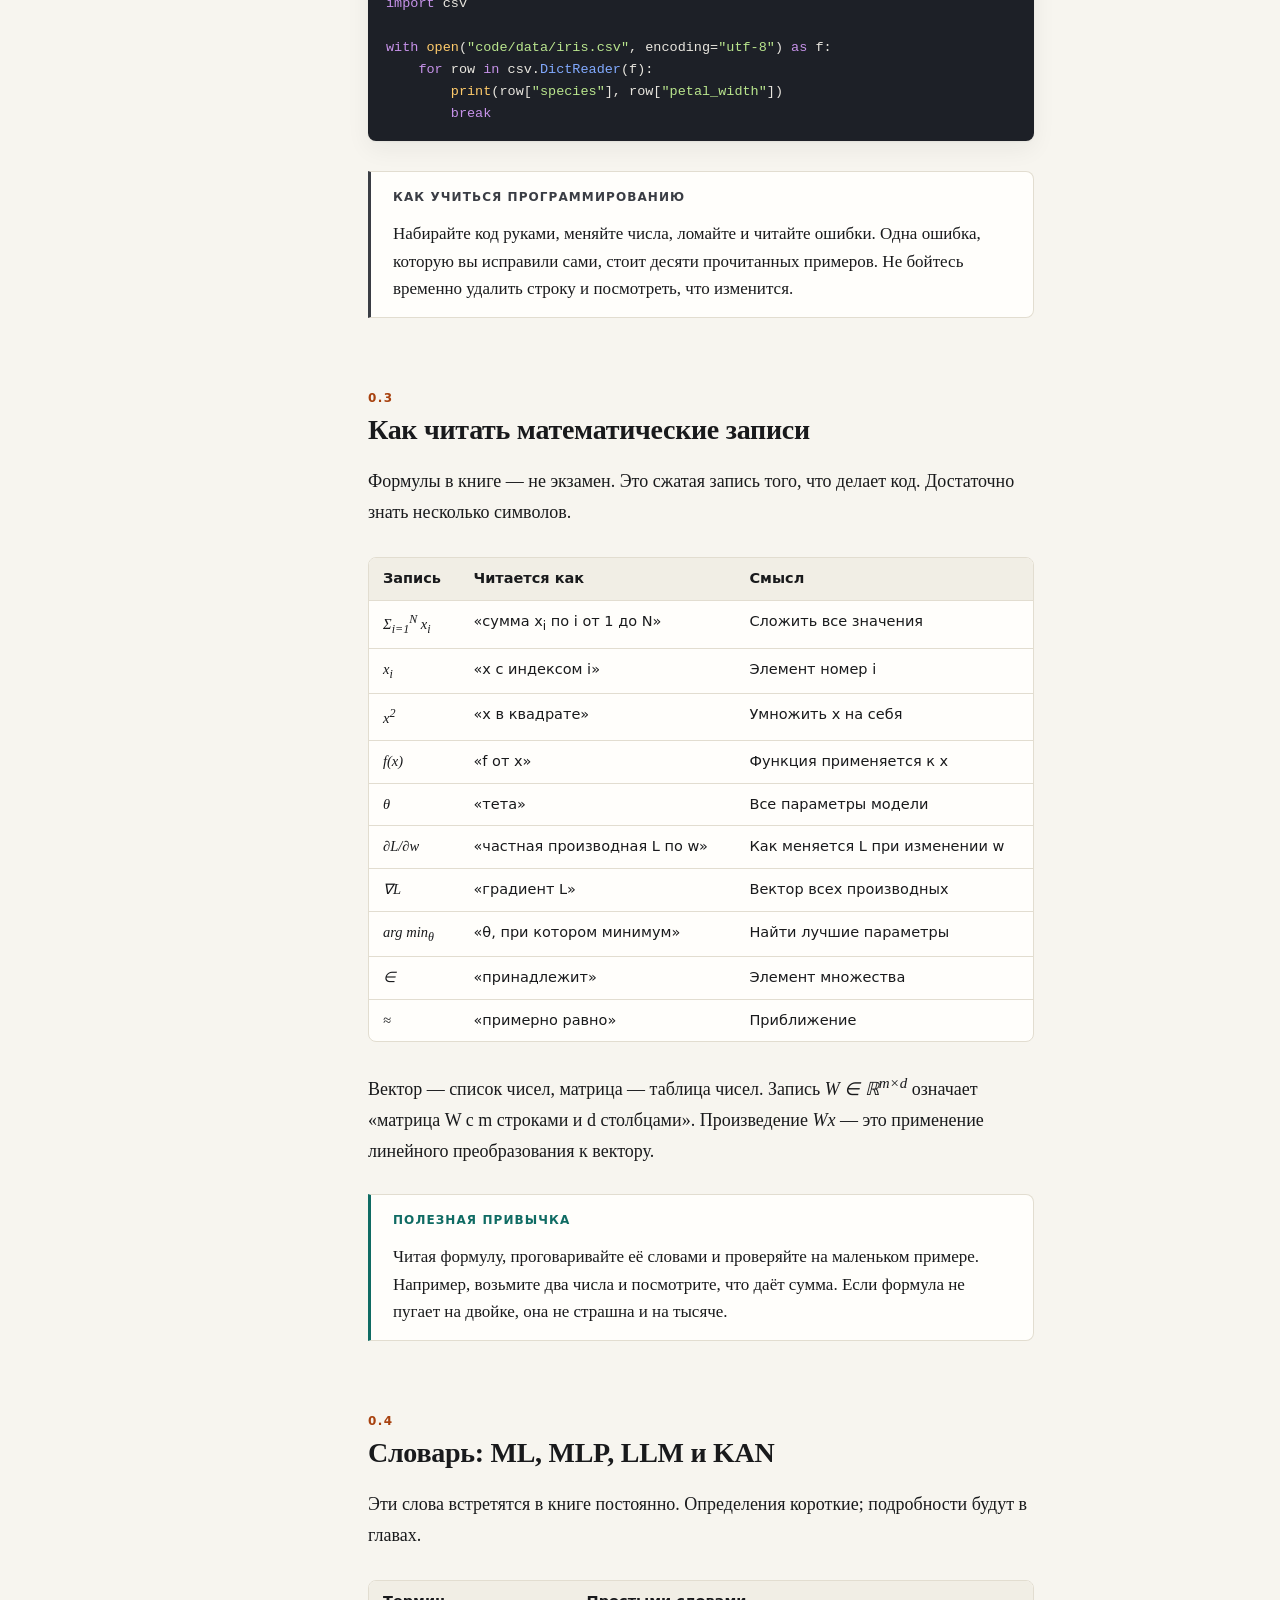
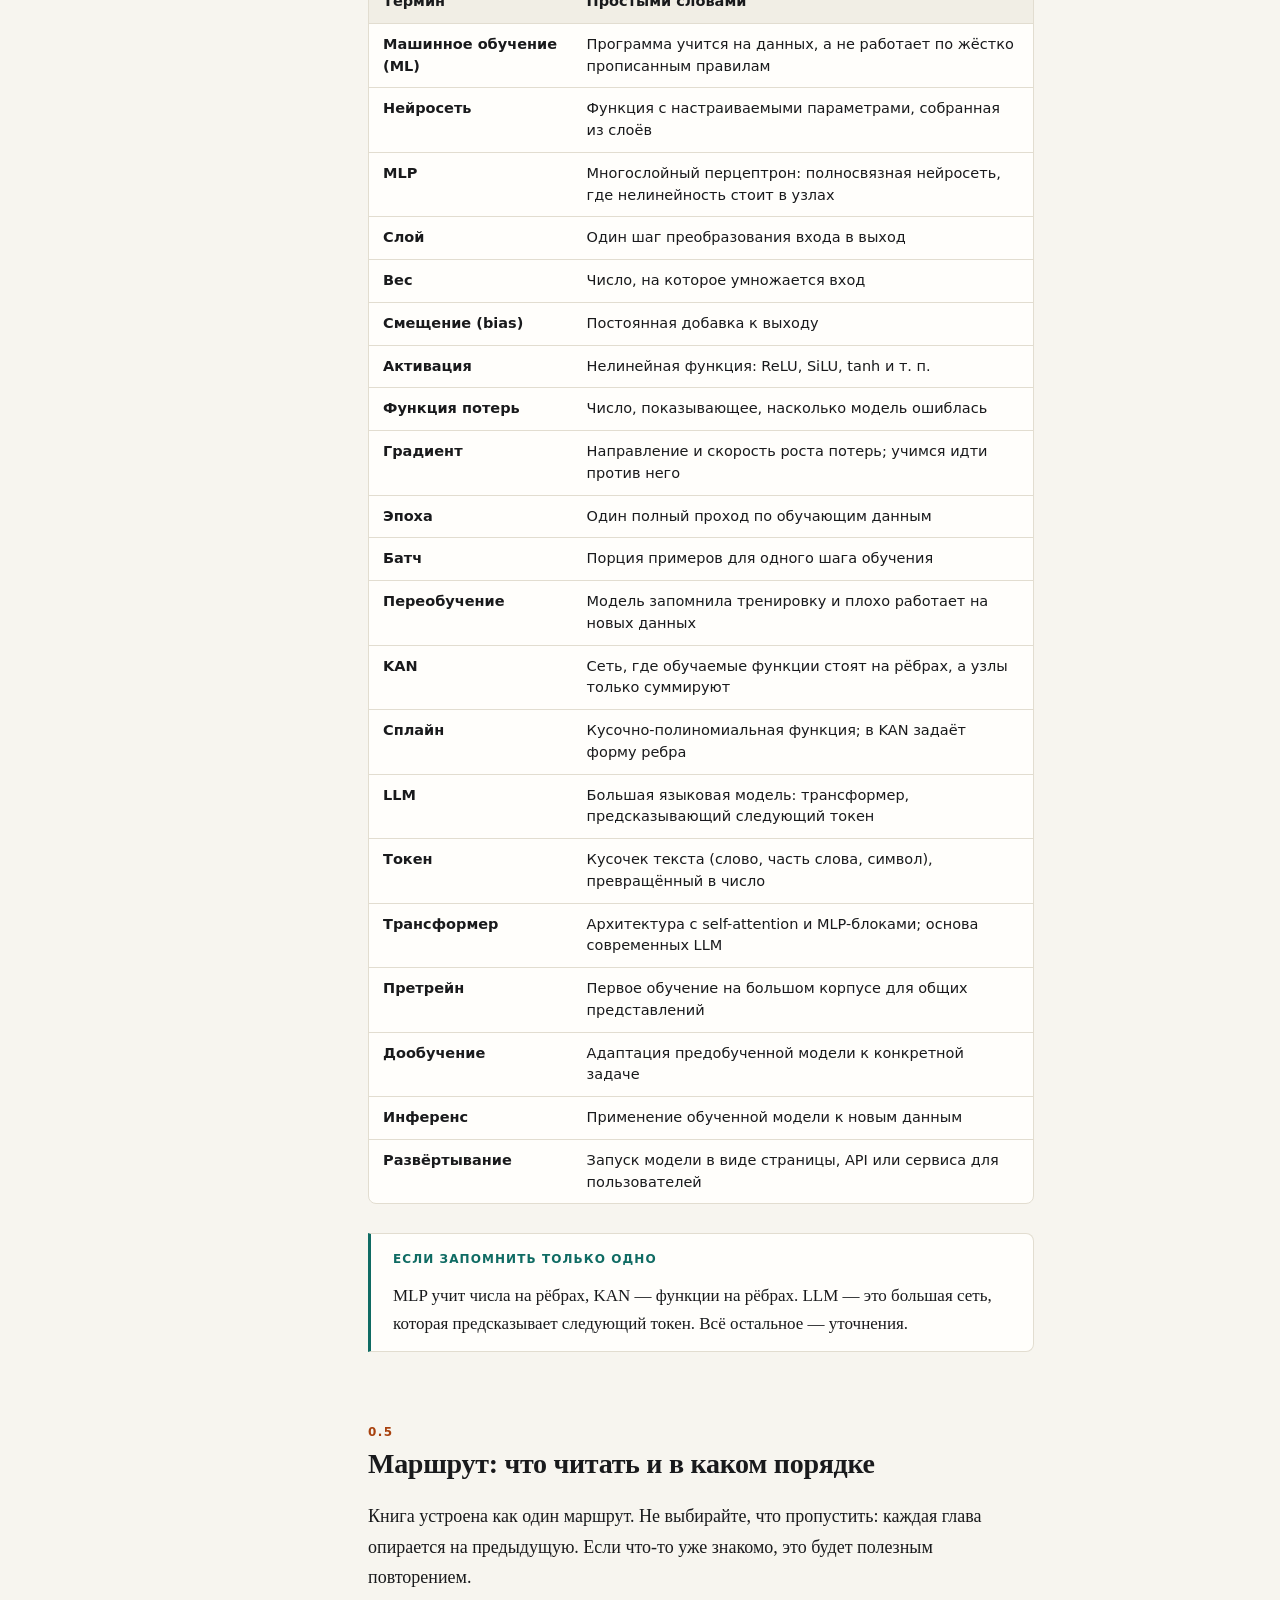
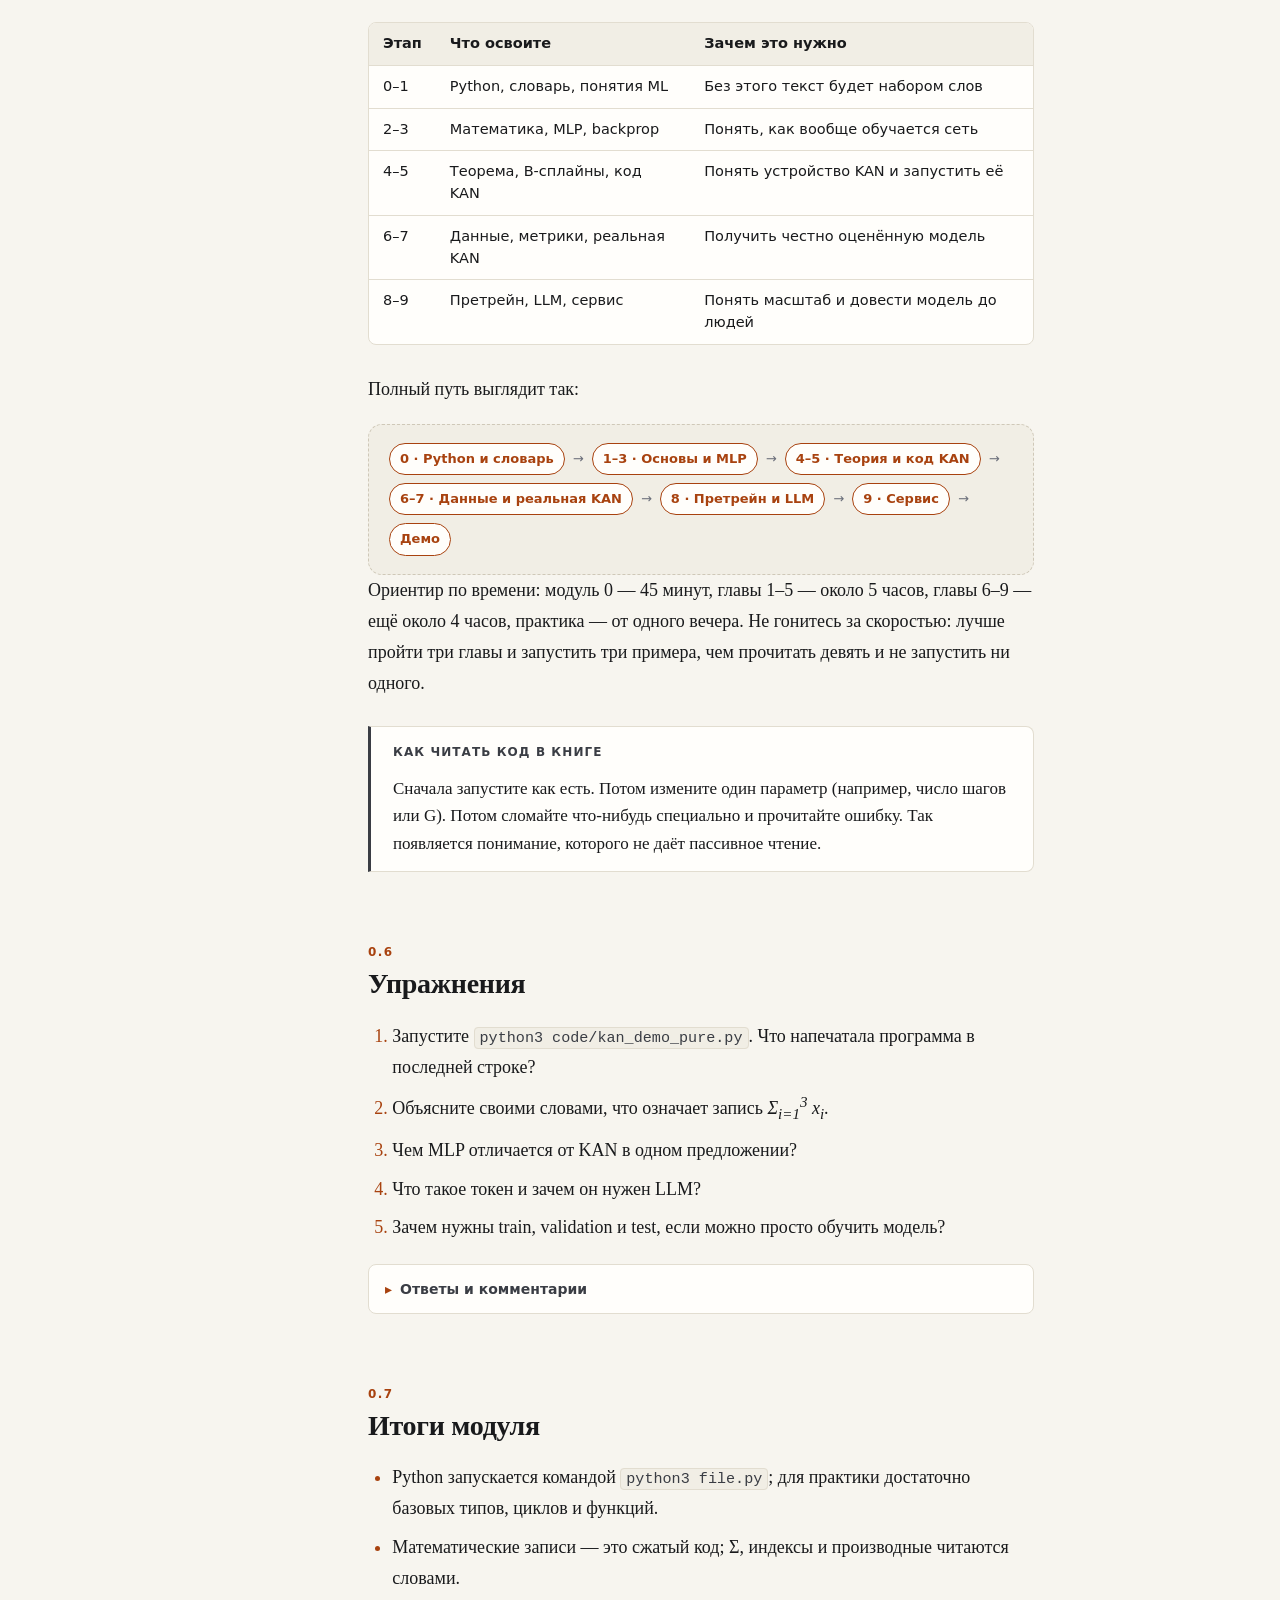
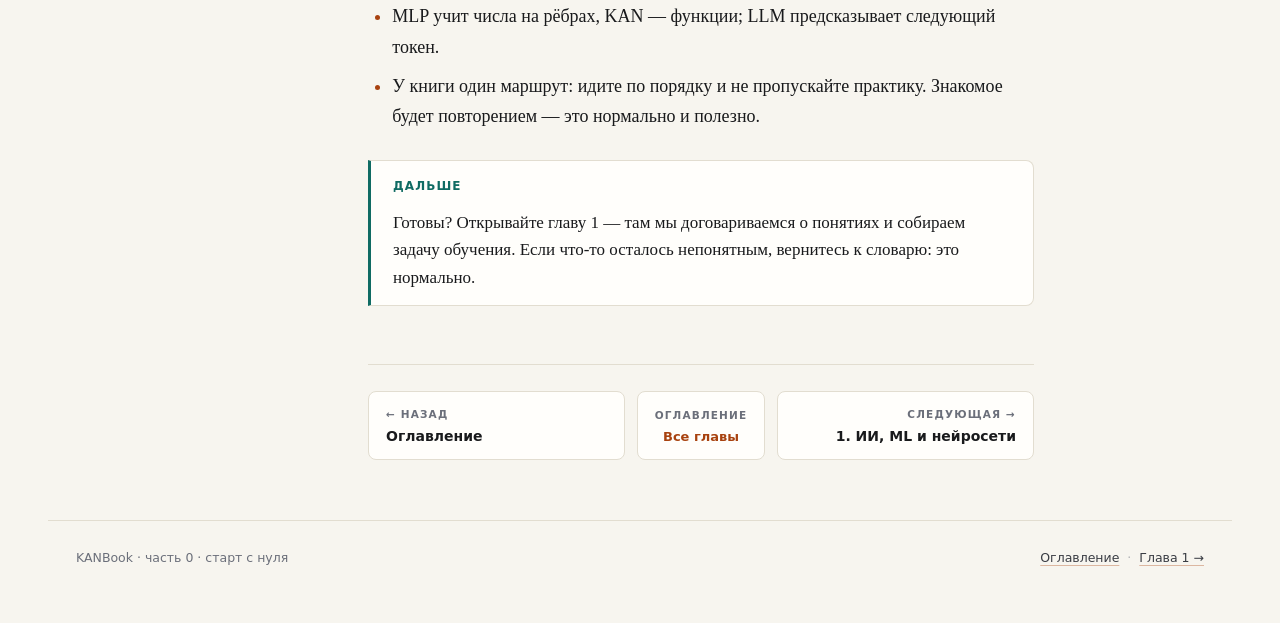
<file: primer.html>
<!DOCTYPE html>
<html lang="ru" data-theme="light">
<head>
<meta charset="utf-8">
<meta name="viewport" content="width=device-width, initial-scale=1">
<title>Нулевой модуль. Python и словарь ML — KANBook</title>
<meta name="description" content="Старт с абсолютного нуля: как запустить Python, базовый синтаксис, математические обозначения и словарь ML/LLM.">
<meta name="theme-color" content="#f7f5ef">
<link rel="icon" href="data:image/svg+xml,%3Csvg%20xmlns='http://www.w3.org/2000/svg'%20viewBox='0%200%2032%2032'%3E%3Crect%20width='32'%20height='32'%20rx='8'%20fill='%23191a1c'/%3E%3Ctext%20x='16'%20y='21'%20font-family='monospace'%20font-size='9'%20font-weight='700'%20fill='%23f7f5ef'%20text-anchor='middle'%3EKAN%3C/text%3E%3C/svg%3E">
<script>
(function () {
  try {
    var saved = localStorage.getItem("kanbook-theme");
    if (!saved) {
      saved = window.matchMedia && window.matchMedia("(prefers-color-scheme: dark)").matches ? "dark" : "light";
    }
    document.documentElement.setAttribute("data-theme", saved);
  } catch (e) {}
})();
</script>
<link rel="stylesheet" href="assets/style.css">
</head>
<body>
<a class="skip-link" href="#main">Перейти к содержанию</a>

<header class="topbar">
  <button class="icon-btn menu-toggle" id="menu-toggle" type="button" aria-label="Открыть оглавление" aria-expanded="false" aria-controls="sidebar">
    <svg viewBox="0 0 24 24" fill="none" stroke="currentColor" stroke-width="1.9" stroke-linecap="round" aria-hidden="true"><path d="M4 7h16M4 12h16M4 17h16"/></svg>
  </button>
  <a class="brand" href="index.html">
    <span class="brand-mark">KAN</span>
    <span>KANBook</span>
  </a>
  <span class="chapter-chip">Модуль 0</span>
  <span class="topbar-spacer"></span>
  <div class="topbar-actions">
    <a class="icon-btn" href="index.html" title="Оглавление" aria-label="Оглавление">
      <svg viewBox="0 0 24 24" fill="none" stroke="currentColor" stroke-width="1.9" stroke-linecap="round" stroke-linejoin="round" aria-hidden="true"><path d="M4 6h16M4 12h16M4 18h10"/></svg>
    </a>
    <a class="icon-btn" href="chapter-1.html" title="Глава 1 →" aria-label="Глава 1">
      <svg viewBox="0 0 24 24" fill="none" stroke="currentColor" stroke-width="1.9" stroke-linecap="round" stroke-linejoin="round" aria-hidden="true"><path d="M5 12h14M13 6l6 6-6 6"/></svg>
    </a>
    <button class="icon-btn" id="theme-toggle" type="button" aria-label="Переключить тему" title="Тема (T)">
      <svg class="icon-sun" viewBox="0 0 24 24" fill="none" stroke="currentColor" stroke-width="1.8" stroke-linecap="round" aria-hidden="true"><circle cx="12" cy="12" r="4.2"/><path d="M12 2.5v2.2M12 19.3v2.2M2.5 12h2.2M19.3 12h2.2M5.2 5.2l1.6 1.6M17.2 17.2l1.6 1.6M18.8 5.2l-1.6 1.6M6.8 17.2l-1.6 1.6"/></svg>
      <svg class="icon-moon" viewBox="0 0 24 24" fill="none" stroke="currentColor" stroke-width="1.8" stroke-linecap="round" stroke-linejoin="round" aria-hidden="true"><path d="M20.5 14.2A8.6 8.6 0 1 1 9.8 3.5a7 7 0 0 0 10.7 10.7z"/></svg>
    </button>
  </div>
</header>

<div class="progress-track" aria-hidden="true"><div class="progress-bar" id="progress-bar"></div></div>

<div class="layout">
  <aside class="sidebar" id="sidebar">
    <p class="sidebar-title">Содержание модуля</p>
    <p class="sidebar-chapter">0. Python и словарь ML</p>
    <nav id="sidebar-toc" aria-label="Содержание модуля"></nav>
    <div class="sidebar-foot">
      <div>
        Главы:
        <a href="chapter-1.html">1</a> ·
        <a href="chapter-2.html">2</a> ·
        <a href="chapter-3.html">3</a> ·
        <a href="chapter-4.html">4</a> ·
        <a href="chapter-5.html">5</a> ·
        <a href="chapter-6.html">6</a> ·
        <a href="chapter-7.html">7</a> ·
        <a href="chapter-8.html">8</a> ·
        <a href="chapter-9.html">9</a>
      </div>
      <div style="margin-top:8px">Клавиши <kbd>←</kbd> <kbd>→</kbd> листают главы, <kbd>T</kbd> переключает тему.</div>
    </div>
  </aside>
  <button class="sidebar-scrim" id="sidebar-scrim" type="button" aria-label="Закрыть меню"></button>

  <main class="content" id="main">
    <header class="book-header">
      <p class="eyebrow">Часть 0 · Старт с нуля</p>
      <h1>Нулевой модуль: Python, математика и словарь</h1>
      <p class="lead">
        Если вы никогда не программировали и не знаете слов MLP, LLM и
        «претрейн» — начните здесь. Этот модуль не заменяет учебник по Python,
        но даёт минимум, чтобы читать книгу и запускать примеры.
      </p>
      <div class="meta-row">
        <span class="meta-chip"><strong>Модуль 0</strong> · для старта с нуля</span>
        <span class="meta-chip">≈ 45 минут</span>
        <span class="meta-chip">Python · обозначения · глоссарий</span>
        <span class="meta-chip">сложность: новичок</span>
      </div>
    </header>

    <article>
      <p class="epigraph">
        Не обязательно знать всё заранее. Достаточно понимать, где искать.
        <cite>Практическое правило этой книги</cite>
      </p>
      <h2 id="s0-1" data-num="0.1">Как запустить Python</h2>

      <p>
        Для чтения книги Python не обязателен. Для практики — нужен. Проверьте,
        установлен ли он:
      </p>

      <div class="code-block">
        <div class="code-head">
          <span class="code-title">терминал</span>
          <button class="copy-btn" type="button">Копировать</button>
        </div>
        <pre><code class="language-python">$ python3 --version
Python 3.12.3</code></pre>
      </div>

      <p>
        Если команда не найдена, установите Python 3.10+ с официального сайта или
        через пакетный менеджер системы. Дальше создайте отдельное окружение,
        чтобы не засорять системный Python:
      </p>

      <div class="code-block">
        <div class="code-head">
          <span class="code-title">терминал — виртуальное окружение</span>
          <button class="copy-btn" type="button">Копировать</button>
        </div>
        <pre><code class="language-python">$ cd /home/alexey/Projects/KANBook
$ python3 -m venv .venv
$ source .venv/bin/activate          # Windows: .venv\Scripts\activate
$ python --version</code></pre>
      </div>

      <p>
        Запуск скрипта — это просто вызов файла:
        <code>python3 code/kan_demo_pure.py</code>. Строка
        <code>python3</code> означает «интерпретатор Python версии 3», а путь —
        файл, который нужно выполнить. Ошибка в терминале — нормально: читайте
        последнюю строку, там обычно написано, что не так.
      </p>

      <div class="table-wrap">
        <table>
          <thead>
            <tr><th>Команда</th><th>Что делает</th></tr>
          </thead>
          <tbody>
            <tr><td><code>python3 file.py</code></td><td>Запустить файл</td></tr>
            <tr><td><code>python3</code></td><td>Открыть интерактивную консоль (REPL)</td></tr>
            <tr><td><code>pip install package</code></td><td>Установить библиотеку в окружение</td></tr>
            <tr><td><code>Ctrl+C</code></td><td>Прервать долгую команду</td></tr>
            <tr><td><code>Ctrl+D</code> или <code>exit()</code></td><td>Выйти из Python</td></tr>
          </tbody>
        </table>
      </div>

      <div class="callout note">
        <p class="callout-title">Нужен ли PyTorch?</p>
        <p>
          В части I есть примеры на PyTorch, но основной путь в части II —
          чистый Python и браузер. PyTorch понадобится, если вы захотите
          обучать глубокие KAN на своих данных. Для первых шагов достаточно
          стандартной библиотеки.
        </p>
      </div>

      <h2 id="s0-2" data-num="0.2">Python за двадцать минут</h2>

      <p>
        Программа — это последовательность инструкций. Переменная — имя, под
        которым хранится значение. Вот минимальный набор конструкций, которых
        хватит для книги.
      </p>

      <div class="code-block">
        <div class="code-head">
          <span class="code-title">basics.py — переменные и числа</span>
          <button class="copy-btn" type="button">Копировать</button>
        </div>
        <pre><code class="language-python">x = 2.5              # число
name = "Iris"        # строка
is_ready = True      # логическое значение

y = x * 2 + 1
print(y)             # 6.0
print(f"x = {x}, y = {y}")</code></pre>
      </div>

      <p>
        Списки хранят последовательность, словари — пары «ключ → значение».
        Индексация в Python начинается с нуля.
      </p>

      <div class="code-block">
        <div class="code-head">
          <span class="code-title">collections.py — списки и словари</span>
          <button class="copy-btn" type="button">Копировать</button>
        </div>
        <pre><code class="language-python">features = [5.1, 3.5, 1.4, 0.2]
print(features[0])        # 5.1
print(len(features))      # 4

sample = {"species": "setosa", "petal_width": 0.2}
print(sample["species"])  # setosa

for value in features:
    print(value * 2)</code></pre>
      </div>

      <p>
        Функция — именованный блок кода с аргументами и возвращаемым значением.
        Именно так в книге оформлены базис, прямой проход и потери.
      </p>

      <div class="code-block">
        <div class="code-head">
          <span class="code-title">functions.py — функция и цикл</span>
          <button class="copy-btn" type="button">Копировать</button>
        </div>
        <pre><code class="language-python">def normalize(value, lo, hi):
    return -1 + 2 * (value - lo) / (hi - lo)

for value in [4.3, 5.1, 7.9]:
    print(normalize(value, 4.3, 7.9))</code></pre>
      </div>

      <p>
        Импорт подключает модуль. Например, <code>import math</code> даёт
        <code>math.sin</code>, <code>math.exp</code> и
        <code>math.sqrt</code>. Файлы читают через <code>open(...)</code>, а
        ошибки ловят конструкцией <code>try/except</code>.
      </p>

      <div class="code-block">
        <div class="code-head">
          <span class="code-title">files.py — чтение CSV</span>
          <button class="copy-btn" type="button">Копировать</button>
        </div>
        <pre><code class="language-python">import csv

with open("code/data/iris.csv", encoding="utf-8") as f:
    for row in csv.DictReader(f):
        print(row["species"], row["petal_width"])
        break</code></pre>
      </div>

      <div class="callout practice">
        <p class="callout-title">Как учиться программированию</p>
        <p>
          Набирайте код руками, меняйте числа, ломайте и читайте ошибки. Одна
          ошибка, которую вы исправили сами, стоит десяти прочитанных примеров.
          Не бойтесь временно удалить строку и посмотреть, что изменится.
        </p>
      </div>
      <h2 id="s0-3" data-num="0.3">Как читать математические записи</h2>

      <p>
        Формулы в книге — не экзамен. Это сжатая запись того, что делает код.
        Достаточно знать несколько символов.
      </p>

      <div class="table-wrap">
        <table>
          <thead>
            <tr><th>Запись</th><th>Читается как</th><th>Смысл</th></tr>
          </thead>
          <tbody>
            <tr><td><span class="math">Σ<sub>i=1</sub><sup>N</sup> x<sub>i</sub></span></td><td>«сумма x<sub>i</sub> по i от 1 до N»</td><td>Сложить все значения</td></tr>
            <tr><td><span class="math">x<sub>i</sub></span></td><td>«x с индексом i»</td><td>Элемент номер i</td></tr>
            <tr><td><span class="math">x<sup>2</sup></span></td><td>«x в квадрате»</td><td>Умножить x на себя</td></tr>
            <tr><td><span class="math">f(x)</span></td><td>«f от x»</td><td>Функция применяется к x</td></tr>
            <tr><td><span class="math">θ</span></td><td>«тета»</td><td>Все параметры модели</td></tr>
            <tr><td><span class="math">∂L/∂w</span></td><td>«частная производная L по w»</td><td>Как меняется L при изменении w</td></tr>
            <tr><td><span class="math">∇L</span></td><td>«градиент L»</td><td>Вектор всех производных</td></tr>
            <tr><td><span class="math">arg min<sub>θ</sub></span></td><td>«θ, при котором минимум»</td><td>Найти лучшие параметры</td></tr>
            <tr><td><span class="math">∈</span></td><td>«принадлежит»</td><td>Элемент множества</td></tr>
            <tr><td><span class="math">≈</span></td><td>«примерно равно»</td><td>Приближение</td></tr>
          </tbody>
        </table>
      </div>

      <p>
        Вектор — список чисел, матрица — таблица чисел. Запись
        <span class="math">W ∈ ℝ<sup>m×d</sup></span> означает «матрица W с m
        строками и d столбцами». Произведение
        <span class="math">Wx</span> — это применение линейного преобразования
        к вектору.
      </p>

      <div class="callout note">
        <p class="callout-title">Полезная привычка</p>
        <p>
          Читая формулу, проговаривайте её словами и проверяйте на маленьком
          примере. Например, возьмите два числа и посмотрите, что даёт сумма.
          Если формула не пугает на двойке, она не страшна и на тысяче.
        </p>
      </div>

      <h2 id="s0-4" data-num="0.4">Словарь: ML, MLP, LLM и KAN</h2>

      <p>
        Эти слова встретятся в книге постоянно. Определения короткие; подробности
        будут в главах.
      </p>

      <div class="table-wrap">
        <table>
          <thead>
            <tr><th>Термин</th><th>Простыми словами</th></tr>
          </thead>
          <tbody>
            <tr><td><strong>Машинное обучение (ML)</strong></td><td>Программа учится на данных, а не работает по жёстко прописанным правилам</td></tr>
            <tr><td><strong>Нейросеть</strong></td><td>Функция с настраиваемыми параметрами, собранная из слоёв</td></tr>
            <tr><td><strong>MLP</strong></td><td>Многослойный перцептрон: полносвязная нейросеть, где нелинейность стоит в узлах</td></tr>
            <tr><td><strong>Слой</strong></td><td>Один шаг преобразования входа в выход</td></tr>
            <tr><td><strong>Вес</strong></td><td>Число, на которое умножается вход</td></tr>
            <tr><td><strong>Смещение (bias)</strong></td><td>Постоянная добавка к выходу</td></tr>
            <tr><td><strong>Активация</strong></td><td>Нелинейная функция: ReLU, SiLU, tanh и т. п.</td></tr>
            <tr><td><strong>Функция потерь</strong></td><td>Число, показывающее, насколько модель ошиблась</td></tr>
            <tr><td><strong>Градиент</strong></td><td>Направление и скорость роста потерь; учимся идти против него</td></tr>
            <tr><td><strong>Эпоха</strong></td><td>Один полный проход по обучающим данным</td></tr>
            <tr><td><strong>Батч</strong></td><td>Порция примеров для одного шага обучения</td></tr>
            <tr><td><strong>Переобучение</strong></td><td>Модель запомнила тренировку и плохо работает на новых данных</td></tr>
            <tr><td><strong>KAN</strong></td><td>Сеть, где обучаемые функции стоят на рёбрах, а узлы только суммируют</td></tr>
            <tr><td><strong>Сплайн</strong></td><td>Кусочно-полиномиальная функция; в KAN задаёт форму ребра</td></tr>
            <tr><td><strong>LLM</strong></td><td>Большая языковая модель: трансформер, предсказывающий следующий токен</td></tr>
            <tr><td><strong>Токен</strong></td><td>Кусочек текста (слово, часть слова, символ), превращённый в число</td></tr>
            <tr><td><strong>Трансформер</strong></td><td>Архитектура с self-attention и MLP-блоками; основа современных LLM</td></tr>
            <tr><td><strong>Претрейн</strong></td><td>Первое обучение на большом корпусе для общих представлений</td></tr>
            <tr><td><strong>Дообучение</strong></td><td>Адаптация предобученной модели к конкретной задаче</td></tr>
            <tr><td><strong>Инференс</strong></td><td>Применение обученной модели к новым данным</td></tr>
            <tr><td><strong>Развёртывание</strong></td><td>Запуск модели в виде страницы, API или сервиса для пользователей</td></tr>
          </tbody>
        </table>
      </div>

      <div class="callout note">
        <p class="callout-title">Если запомнить только одно</p>
        <p>
          MLP учит числа на рёбрах, KAN — функции на рёбрах. LLM — это большая
          сеть, которая предсказывает следующий токен. Всё остальное —
          уточнения.
        </p>
      </div>
      <h2 id="s0-5" data-num="0.5">Маршрут: что читать и в каком порядке</h2>

      <p>
        Книга устроена как один маршрут. Не выбирайте, что пропустить: каждая
        глава опирается на предыдущую. Если что-то уже знакомо, это будет
        полезным повторением.
      </p>

      <div class="table-wrap">
        <table>
          <thead>
            <tr><th>Этап</th><th>Что освоите</th><th>Зачем это нужно</th></tr>
          </thead>
          <tbody>
            <tr><td>0–1</td><td>Python, словарь, понятия ML</td><td>Без этого текст будет набором слов</td></tr>
            <tr><td>2–3</td><td>Математика, MLP, backprop</td><td>Понять, как вообще обучается сеть</td></tr>
            <tr><td>4–5</td><td>Теорема, B-сплайны, код KAN</td><td>Понять устройство KAN и запустить её</td></tr>
            <tr><td>6–7</td><td>Данные, метрики, реальная KAN</td><td>Получить честно оценённую модель</td></tr>
            <tr><td>8–9</td><td>Претрейн, LLM, сервис</td><td>Понять масштаб и довести модель до людей</td></tr>
          </tbody>
        </table>
      </div>

      <p>
        Полный путь выглядит так:
      </p>

      <div class="roadmap">
        <span class="step now">0 · Python и словарь</span>
        <span class="arrow">→</span>
        <span class="step now">1–3 · Основы и MLP</span>
        <span class="arrow">→</span>
        <span class="step now">4–5 · Теория и код KAN</span>
        <span class="arrow">→</span>
        <span class="step now">6–7 · Данные и реальная KAN</span>
        <span class="arrow">→</span>
        <span class="step now">8 · Претрейн и LLM</span>
        <span class="arrow">→</span>
        <span class="step now">9 · Сервис</span>
        <span class="arrow">→</span>
        <span class="step now">Демо</span>
      </div>

      <p>
        Ориентир по времени: модуль 0 — 45 минут, главы 1–5 — около 5 часов,
        главы 6–9 — ещё около 4 часов, практика — от одного вечера. Не гонитесь
        за скоростью: лучше пройти три главы и запустить три примера, чем
        прочитать девять и не запустить ни одного.
      </p>

      <div class="callout practice">
        <p class="callout-title">Как читать код в книге</p>
        <p>
          Сначала запустите как есть. Потом измените один параметр (например,
          число шагов или G). Потом сломайте что-нибудь специально и прочитайте
          ошибку. Так появляется понимание, которого не даёт пассивное чтение.
        </p>
      </div>

      <h2 id="s0-6" data-num="0.6">Упражнения</h2>

      <ol>
        <li>
          Запустите <code>python3 code/kan_demo_pure.py</code>. Что напечатала
          программа в последней строке?
        </li>
        <li>
          Объясните своими словами, что означает запись
          <span class="math">Σ<sub>i=1</sub><sup>3</sup> x<sub>i</sub></span>.
        </li>
        <li>
          Чем MLP отличается от KAN в одном предложении?
        </li>
        <li>
          Что такое токен и зачем он нужен LLM?
        </li>
        <li>
          Зачем нужны train, validation и test, если можно просто обучить модель?
        </li>
      </ol>

      <details>
        <summary>Ответы и комментарии</summary>
        <ol>
          <li>
            Строка с коэффициентами сплайна — например,
            <code>+0.4163, -0.0116, ...</code>. До неё программа печатает MSE до
            и после обучения.
          </li>
          <li>
            Сумма трёх чисел: <span class="math">x<sub>1</sub> + x<sub>2</sub> + x<sub>3</sub></span>.
          </li>
          <li>
            В MLP обучаются числа-веса, а нелинейность фиксирована в узлах; в KAN
            обучаются функции на рёбрах, а узлы только суммируют.
          </li>
          <li>
            Токен — кусочек текста, превращённый в число. LLM предсказывает
            следующий токен, поэтому ей нужен дискретный алфавит.
          </li>
          <li>
            Train — учиться, validation — выбирать настройки, test — один раз
            честно оценить. Иначе модель можно подогнать под все данные и
            получить завышенную оценку.
          </li>
        </ol>
      </details>

      <h2 id="s0-7" data-num="0.7">Итоги модуля</h2>

      <ul>
        <li>
          Python запускается командой <code>python3 file.py</code>; для практики
          достаточно базовых типов, циклов и функций.
        </li>
        <li>
          Математические записи — это сжатый код; Σ, индексы и производные
          читаются словами.
        </li>
        <li>
          MLP учит числа на рёбрах, KAN — функции; LLM предсказывает следующий
          токен.
        </li>
        <li>
          У книги один маршрут: идите по порядку и не пропускайте практику.
          Знакомое будет повторением — это нормально и полезно.
        </li>
      </ul>

      <div class="callout note">
        <p class="callout-title">Дальше</p>
        <p>
          Готовы? Открывайте главу 1 — там мы договариваемся о понятиях и
          собираем задачу обучения. Если что-то осталось непонятным, вернитесь к
          словарю: это нормально.
        </p>
      </div>
    </article>

    <nav class="chapter-nav" aria-label="Навигация">
      <a class="prev" href="index.html">
        <span class="dir">← Назад</span>
        <span class="name">Оглавление</span>
      </a>
      <a class="toc-link" href="index.html">
        <span class="dir">Оглавление</span>
        <span class="name">Все главы</span>
      </a>
      <a class="next" href="chapter-1.html">
        <span class="dir">Следующая →</span>
        <span class="name">1. ИИ, ML и нейросети</span>
      </a>
    </nav>
  </main>
</div>

<footer class="book-footer">
  <div>KANBook · часть 0 · старт с нуля</div>
  <div>
    <a href="index.html">Оглавление</a>
    <span class="sep">·</span>
    <a href="chapter-1.html">Глава 1 →</a>
  </div>
</footer>

<script src="assets/book.js"></script>
</body>
</html>
</file>
<file: assets/style.css>
/* ==========================================================================
   KANBook — оформление книги
   Без внешних зависимостей. Светлая и тёмная темы через [data-theme].
   ========================================================================== */

:root {
  --paper: #f7f5ef;
  --surface: #fffefb;
  --surface-2: #f1eee5;
  --ink: #191a1c;
  --ink-soft: #3a3d44;
  --muted: #6b6f7a;
  --line: #e2ddd0;
  --line-strong: #cfc8b8;
  --accent: #a8420f;
  --accent-hover: #8a340a;
  --accent-soft: #f7e7dd;
  --accent-2: #0f6b63;
  --accent-2-soft: #dff0ec;
  --code-bg: #1d2027;
  --code-head: #262a33;
  --code-ink: #e9e6df;
  --shadow: 0 1px 2px rgba(25, 26, 28, 0.05), 0 8px 24px rgba(25, 26, 28, 0.06);
  --shadow-lg: 0 18px 50px rgba(25, 26, 28, 0.14);
  --radius: 14px;
  --radius-sm: 8px;
  --font-body: Georgia, "Iowan Old Style", "Palatino Linotype", "Book Antiqua", serif;
  --font-ui: system-ui, -apple-system, "Segoe UI", Roboto, "Helvetica Neue", Arial, sans-serif;
  --font-mono: ui-monospace, SFMono-Regular, "SF Mono", Menlo, Consolas, "Liberation Mono", monospace;
  --content-width: 74ch;
  --sidebar-width: 274px;
  --topbar-height: 60px;
}

html[data-theme="dark"] {
  --paper: #12141a;
  --surface: #191c23;
  --surface-2: #20242c;
  --ink: #eae8e2;
  --ink-soft: #cbc8c0;
  --muted: #939bab;
  --line: #2b303b;
  --line-strong: #3a4150;
  --accent: #f0a05a;
  --accent-hover: #ffb877;
  --accent-soft: #2c2118;
  --accent-2: #5ec7b8;
  --accent-2-soft: #16302d;
  --code-bg: #0d0f14;
  --code-head: #151821;
  --code-ink: #e6e3da;
  --shadow: 0 1px 2px rgba(0, 0, 0, 0.4), 0 8px 24px rgba(0, 0, 0, 0.3);
  --shadow-lg: 0 18px 50px rgba(0, 0, 0, 0.5);
}

*,
*::before,
*::after {
  box-sizing: border-box;
}

html {
  scroll-behavior: smooth;
  scroll-padding-top: calc(var(--topbar-height) + 24px);
  -webkit-text-size-adjust: 100%;
}

body {
  margin: 0;
  background: var(--paper);
  color: var(--ink);
  font-family: var(--font-body);
  font-size: 18px;
  line-height: 1.72;
  text-rendering: optimizeLegibility;
  -webkit-font-smoothing: antialiased;
}

img,
svg {
  max-width: 100%;
}

a {
  color: var(--accent);
  text-decoration-color: rgba(168, 66, 15, 0.35);
  text-underline-offset: 3px;
  transition: color 0.15s ease, text-decoration-color 0.15s ease;
}

a:hover {
  color: var(--accent-hover);
  text-decoration-color: currentColor;
}

::selection {
  background: var(--accent-soft);
  color: var(--ink);
}

/* ---------- Верхняя панель ---------- */

.topbar {
  position: sticky;
  top: 0;
  z-index: 60;
  display: flex;
  align-items: center;
  gap: 14px;
  height: var(--topbar-height);
  padding: 0 22px;
  background: var(--paper);
  border-bottom: 1px solid var(--line);
  font-family: var(--font-ui);
}

@supports (backdrop-filter: blur(10px)) {
  .topbar {
    background: rgba(247, 245, 239, 0.86);
    backdrop-filter: blur(10px);
    -webkit-backdrop-filter: blur(10px);
  }

  html[data-theme="dark"] .topbar {
    background: rgba(18, 20, 26, 0.86);
  }
}

.brand {
  display: inline-flex;
  align-items: center;
  gap: 10px;
  color: var(--ink);
  text-decoration: none;
  font-weight: 650;
  letter-spacing: 0.01em;
  font-size: 15px;
  white-space: nowrap;
}

.brand:hover {
  color: var(--ink);
}

.brand-mark {
  display: inline-flex;
  align-items: center;
  justify-content: center;
  width: 30px;
  height: 30px;
  border-radius: 9px;
  background: var(--ink);
  color: var(--paper);
  font-family: var(--font-mono);
  font-size: 11px;
  font-weight: 700;
  letter-spacing: 0.02em;
  flex: none;
}

.brand-sub {
  color: var(--muted);
  font-weight: 450;
  font-size: 13px;
  border-left: 1px solid var(--line-strong);
  padding-left: 10px;
  margin-left: 2px;
}

.chapter-chip {
  font-size: 12.5px;
  font-weight: 550;
  color: var(--accent);
  background: var(--accent-soft);
  border: 1px solid rgba(168, 66, 15, 0.22);
  padding: 4px 10px;
  border-radius: 999px;
  white-space: nowrap;
}

.topbar-spacer {
  flex: 1;
}

.topbar-actions {
  display: flex;
  align-items: center;
  gap: 8px;
}

.icon-btn {
  display: inline-flex;
  align-items: center;
  justify-content: center;
  gap: 6px;
  min-width: 36px;
  height: 36px;
  padding: 0 10px;
  border: 1px solid var(--line);
  border-radius: 10px;
  background: var(--surface);
  color: var(--ink-soft);
  font-family: var(--font-ui);
  font-size: 13px;
  cursor: pointer;
  text-decoration: none;
  transition: background 0.15s ease, border-color 0.15s ease, color 0.15s ease,
    transform 0.15s ease;
}

.icon-btn:hover {
  background: var(--surface-2);
  border-color: var(--line-strong);
  color: var(--ink);
  text-decoration: none;
}

.icon-btn:active {
  transform: translateY(1px);
}

.icon-btn svg {
  width: 17px;
  height: 17px;
  flex: none;
}

.icon-btn[disabled],
.icon-btn.is-disabled {
  opacity: 0.35;
  pointer-events: none;
}

.menu-toggle {
  display: none;
}

/* Иконки темы: показываем нужную без «мигания» при загрузке */

.icon-moon {
  display: none;
}

html[data-theme="dark"] .icon-sun {
  display: none;
}

html[data-theme="dark"] .icon-moon {
  display: inline-block;
}

/* ---------- Индикатор чтения ---------- */

.progress-track {
  position: fixed;
  top: var(--topbar-height);
  left: 0;
  right: 0;
  height: 3px;
  background: transparent;
  z-index: 59;
  pointer-events: none;
}

.progress-bar {
  height: 100%;
  width: 0;
  background: linear-gradient(90deg, var(--accent), var(--accent-2));
  transition: width 0.08s linear;
}

/* ---------- Каркас страницы ---------- */

.layout {
  display: grid;
  grid-template-columns: var(--sidebar-width) minmax(0, 1fr);
  gap: 46px;
  max-width: 1240px;
  margin: 0 auto;
  padding: 34px 28px 60px;
  align-items: start;
}

.sidebar {
  position: sticky;
  top: calc(var(--topbar-height) + 22px);
  max-height: calc(100vh - var(--topbar-height) - 44px);
  overflow-y: auto;
  padding-right: 10px;
  font-family: var(--font-ui);
  font-size: 14px;
  scrollbar-width: thin;
}

.sidebar-title {
  margin: 0 0 4px;
  font-size: 11px;
  font-weight: 700;
  letter-spacing: 0.1em;
  text-transform: uppercase;
  color: var(--muted);
}

.sidebar-chapter {
  margin: 0 0 14px;
  font-size: 15px;
  font-weight: 650;
  color: var(--ink);
  line-height: 1.35;
}

.toc {
  list-style: none;
  margin: 0;
  padding: 0;
  border-left: 1px solid var(--line);
}

.toc li {
  margin: 0;
}

.toc a {
  display: block;
  padding: 5px 0 5px 14px;
  margin-left: -1px;
  border-left: 2px solid transparent;
  color: var(--ink-soft);
  text-decoration: none;
  line-height: 1.4;
  transition: color 0.12s ease, border-color 0.12s ease, background 0.12s ease;
}

.toc a:hover {
  color: var(--ink);
  background: rgba(127, 127, 127, 0.07);
}

.toc a.is-active {
  color: var(--accent);
  border-left-color: var(--accent);
  font-weight: 600;
}

.toc .toc-h3 a {
  padding-left: 28px;
  font-size: 13px;
  color: var(--muted);
}

.toc .toc-h3 a.is-active {
  color: var(--accent);
}

.sidebar-foot {
  margin-top: 22px;
  padding-top: 16px;
  border-top: 1px solid var(--line);
  font-size: 12.5px;
  color: var(--muted);
  line-height: 1.55;
}

.sidebar-foot a {
  color: var(--ink-soft);
}

.sidebar-scrim {
  display: none;
}

/* ---------- Контент ---------- */

.content {
  min-width: 0;
  max-width: var(--content-width);
}

.book-header {
  margin: 0 0 38px;
}

.eyebrow {
  display: flex;
  align-items: center;
  gap: 10px;
  margin: 0 0 10px;
  font-family: var(--font-ui);
  font-size: 12px;
  font-weight: 700;
  letter-spacing: 0.14em;
  text-transform: uppercase;
  color: var(--accent);
}

.eyebrow::after {
  content: "";
  flex: 1;
  height: 1px;
  background: var(--line);
}

.book-header h1 {
  margin: 0 0 18px;
  font-size: clamp(30px, 4.4vw, 46px);
  line-height: 1.12;
  font-weight: 700;
  letter-spacing: -0.015em;
  color: var(--ink);
}

.lead {
  margin: 0 0 20px;
  font-size: 20px;
  line-height: 1.62;
  color: var(--ink-soft);
}

.meta-row {
  display: flex;
  flex-wrap: wrap;
  gap: 8px;
  font-family: var(--font-ui);
}

.meta-chip {
  display: inline-flex;
  align-items: center;
  gap: 6px;
  font-size: 12.5px;
  color: var(--muted);
  background: var(--surface);
  border: 1px solid var(--line);
  border-radius: 999px;
  padding: 5px 11px;
}

.meta-chip strong {
  color: var(--ink-soft);
  font-weight: 600;
}

.content h2 {
  margin: 2.4em 0 0.7em;
  padding-top: 0.2em;
  font-size: 28px;
  line-height: 1.25;
  font-weight: 700;
  letter-spacing: -0.01em;
  color: var(--ink);
}

.content h2::before {
  content: attr(data-num);
  display: block;
  margin-bottom: 6px;
  font-family: var(--font-ui);
  font-size: 12px;
  font-weight: 700;
  letter-spacing: 0.12em;
  color: var(--accent);
}

.content h3 {
  margin: 1.9em 0 0.55em;
  font-size: 21px;
  line-height: 1.3;
  font-weight: 700;
  color: var(--ink);
}

.content h4 {
  margin: 1.5em 0 0.4em;
  font-size: 17px;
  font-weight: 700;
  font-family: var(--font-ui);
  color: var(--ink);
}

.content p {
  margin: 0 0 1.05em;
}

.content ul,
.content ol {
  margin: 0 0 1.15em;
  padding-left: 1.35em;
}

.content li {
  margin: 0 0 0.42em;
}

.content li::marker {
  color: var(--accent);
}

.content strong {
  font-weight: 700;
  color: var(--ink);
}

.content em {
  font-style: italic;
}

.content hr {
  margin: 2.6em 0;
  border: 0;
  height: 1px;
  background: linear-gradient(90deg, var(--line-strong), transparent);
}

.epigraph {
  margin: 0 0 30px;
  padding: 2px 0 2px 20px;
  border-left: 3px solid var(--line-strong);
  color: var(--muted);
  font-style: italic;
  font-size: 17px;
}

.epigraph cite {
  display: block;
  margin-top: 6px;
  font-style: normal;
  font-size: 13px;
  font-family: var(--font-ui);
  color: var(--muted);
}

/* ---------- Врезки ---------- */

.callout {
  position: relative;
  margin: 1.6em 0;
  padding: 16px 20px 14px 22px;
  background: var(--surface);
  border: 1px solid var(--line);
  border-left: 3px solid var(--accent);
  border-radius: 0 var(--radius-sm) var(--radius-sm) 0;
  font-size: 17px;
  line-height: 1.62;
}

.callout > :last-child {
  margin-bottom: 0;
}

.callout-title {
  display: flex;
  align-items: center;
  gap: 8px;
  margin: 0 0 6px;
  font-family: var(--font-ui);
  font-size: 12px;
  font-weight: 700;
  letter-spacing: 0.09em;
  text-transform: uppercase;
  color: var(--accent);
}

.callout-title svg {
  width: 15px;
  height: 15px;
}

.callout.note {
  border-left-color: var(--accent-2);
}

.callout.note .callout-title {
  color: var(--accent-2);
}

.callout.warning {
  border-left-color: #b45309;
  background: #fdf6e8;
}

html[data-theme="dark"] .callout.warning {
  border-left-color: #f3b25c;
  background: #221c12;
}

.callout.warning .callout-title {
  color: #9a4508;
}

html[data-theme="dark"] .callout.warning .callout-title {
  color: #f3b25c;
}

.callout.practice {
  border-left-color: var(--ink-soft);
}

.callout.practice .callout-title {
  color: var(--ink-soft);
}

/* ---------- Формулы ---------- */

.math {
  font-family: "Cambria Math", "Latin Modern Math", "STIX Two Math", Georgia, serif;
  font-style: italic;
  white-space: nowrap;
}

.math .up {
  font-style: normal;
}

.formula {
  margin: 1.7em 0;
  padding: 20px 22px 16px;
  background: var(--surface);
  border: 1px solid var(--line);
  border-radius: var(--radius);
  overflow-x: auto;
  box-shadow: var(--shadow);
}

.formula-body {
  font-family: "Cambria Math", "Latin Modern Math", "STIX Two Math", Georgia, serif;
  font-size: 20px;
  line-height: 1.9;
  text-align: center;
  color: var(--ink);
  min-width: max-content;
  padding: 0 6px;
}

.formula-body sub,
.formula-body sup {
  font-size: 0.68em;
  line-height: 0;
}

.formula-caption {
  margin-top: 10px;
  text-align: center;
  font-family: var(--font-ui);
  font-size: 12.5px;
  color: var(--muted);
}

.formula-caption strong {
  color: var(--ink-soft);
  font-weight: 600;
}

.big-op {
  position: relative;
  display: inline-block;
  font-size: 1.5em;
  font-style: normal;
  line-height: 1;
  vertical-align: -0.08em;
  padding: 0 0.3em;
  margin: 0 0.05em;
}

.big-op sub,
.big-op sup {
  position: absolute;
  left: 50%;
  transform: translateX(-50%);
  font-size: 0.42em;
  line-height: 1;
  white-space: nowrap;
  font-style: normal;
}

.big-op sub {
  top: 100%;
  margin-top: -0.1em;
}

.big-op sup {
  bottom: 100%;
  margin-bottom: -0.1em;
}

.frac {
  display: inline-block;
  vertical-align: middle;
  text-align: center;
  font-size: 0.92em;
  line-height: 1.15;
  margin: 0 2px;
}

.frac .num {
  display: block;
  padding: 0 3px 1px;
  border-bottom: 1px solid currentColor;
}

.frac .den {
  display: block;
  padding: 1px 3px 0;
}

/* ---------- Таблицы ---------- */

.table-wrap {
  margin: 1.6em 0;
  overflow-x: auto;
  border: 1px solid var(--line);
  border-radius: var(--radius-sm);
  background: var(--surface);
}

table {
  width: 100%;
  border-collapse: collapse;
  font-family: var(--font-ui);
  font-size: 14.5px;
  line-height: 1.5;
}

th,
td {
  padding: 10px 14px;
  text-align: left;
  vertical-align: top;
  border-bottom: 1px solid var(--line);
}

th {
  background: var(--surface-2);
  font-weight: 650;
  color: var(--ink);
  white-space: nowrap;
}

tbody tr:last-child td {
  border-bottom: 0;
}

tbody tr:hover {
  background: rgba(127, 127, 127, 0.04);
}

td code,
th code {
  font-size: 0.9em;
}

/* ---------- Иллюстрации ---------- */

.figure {
  margin: 1.8em 0;
}

.figure-frame {
  padding: 16px;
  background: var(--surface);
  border: 1px solid var(--line);
  border-radius: var(--radius);
  box-shadow: var(--shadow);
}

.figure-frame svg {
  display: block;
  width: 100%;
  height: auto;
}

figcaption {
  margin-top: 8px;
  font-family: var(--font-ui);
  font-size: 13px;
  line-height: 1.5;
  color: var(--muted);
}

figcaption strong {
  color: var(--ink-soft);
}

/* ---------- Свёрнутые ответы ---------- */

details {
  margin: 1em 0;
  padding: 12px 16px;
  background: var(--surface);
  border: 1px solid var(--line);
  border-radius: var(--radius-sm);
  font-size: 16.5px;
}

details[open] {
  padding-bottom: 6px;
}

summary {
  cursor: pointer;
  font-family: var(--font-ui);
  font-size: 14px;
  font-weight: 600;
  color: var(--ink-soft);
  list-style: none;
}

summary::-webkit-details-marker {
  display: none;
}

summary::before {
  content: "▸";
  display: inline-block;
  margin-right: 8px;
  color: var(--accent);
  transition: transform 0.15s ease;
}

details[open] summary::before {
  transform: rotate(90deg);
}

details > p:first-of-type {
  margin-top: 10px;
}

kbd {
  display: inline-block;
  padding: 1px 6px;
  border: 1px solid var(--line-strong);
  border-bottom-width: 2px;
  border-radius: 5px;
  background: var(--surface-2);
  font-family: var(--font-mono);
  font-size: 0.82em;
  color: var(--ink-soft);
}

/* ---------- Код ---------- */

code {
  font-family: var(--font-mono);
  font-size: 0.84em;
  padding: 1px 5px;
  border-radius: 4px;
  background: var(--surface-2);
  border: 1px solid var(--line);
  color: var(--ink-soft);
  overflow-wrap: break-word;
}

.code-block {
  margin: 1.7em 0;
  border-radius: var(--radius-sm);
  overflow: hidden;
  background: var(--code-bg);
  box-shadow: var(--shadow);
}

.code-head {
  display: flex;
  align-items: center;
  justify-content: space-between;
  gap: 12px;
  padding: 8px 14px;
  background: var(--code-head);
  border-bottom: 1px solid rgba(255, 255, 255, 0.06);
  font-family: var(--font-ui);
  font-size: 12px;
  color: #a8b0bf;
}

.code-title {
  display: inline-flex;
  align-items: center;
  gap: 8px;
  font-weight: 550;
  letter-spacing: 0.02em;
}

.code-title::before {
  content: "";
  width: 8px;
  height: 8px;
  border-radius: 50%;
  background: var(--accent);
  opacity: 0.8;
}

.copy-btn {
  border: 1px solid rgba(255, 255, 255, 0.14);
  background: transparent;
  color: #c8cedb;
  font-family: var(--font-ui);
  font-size: 11.5px;
  padding: 3px 9px;
  border-radius: 6px;
  cursor: pointer;
  transition: background 0.15s ease, color 0.15s ease;
}

.copy-btn:hover {
  background: rgba(255, 255, 255, 0.08);
  color: #fff;
}

.copy-btn.is-done {
  color: #9fe6a0;
  border-color: rgba(159, 230, 160, 0.4);
}

pre {
  margin: 0;
  padding: 16px 18px;
  overflow-x: auto;
  font-family: var(--font-mono);
  font-size: 13.5px;
  line-height: 1.62;
  tab-size: 4;
  color: var(--code-ink);
}

pre code {
  padding: 0;
  border: 0;
  background: none;
  color: inherit;
  font-size: inherit;
  overflow-wrap: normal;
}

.tok-kw  { color: #c792ea; }
.tok-str { color: #b9e58d; }
.tok-num { color: #f78c6c; }
.tok-com { color: #7f8899; font-style: italic; }
.tok-fn  { color: #82aaff; }
.tok-bi  { color: #ffcb6b; }
.tok-dec { color: #ffcb6b; }
.tok-self { color: #f07178; }

/* ---------- Интерактивные демонстрации ---------- */

.demo {
  margin: 1.9em 0;
  background: var(--surface);
  border: 1px solid var(--line);
  border-radius: var(--radius);
  box-shadow: var(--shadow);
  overflow: hidden;
}

.demo-head {
  display: flex;
  align-items: center;
  justify-content: space-between;
  gap: 12px;
  padding: 11px 16px;
  border-bottom: 1px solid var(--line);
  background: var(--surface-2);
  font-family: var(--font-ui);
}

.demo-title {
  display: inline-flex;
  align-items: center;
  gap: 8px;
  font-size: 11.5px;
  font-weight: 700;
  letter-spacing: 0.09em;
  text-transform: uppercase;
  color: var(--ink-soft);
}

.demo-title::before {
  content: "▷";
  color: var(--accent);
  font-size: 13px;
}

.demo-tag {
  font-size: 11px;
  color: var(--muted);
  border: 1px solid var(--line);
  border-radius: 999px;
  padding: 2px 8px;
}

.demo-body {
  padding: 14px 16px 16px;
}

.demo-canvas {
  display: block;
  width: 100%;
  height: auto;
  border-radius: var(--radius-sm);
  background: #10131a;
  touch-action: manipulation;
}

.demo-controls {
  display: flex;
  flex-wrap: wrap;
  align-items: center;
  gap: 12px 18px;
  margin-top: 13px;
  font-family: var(--font-ui);
  font-size: 13px;
  color: var(--muted);
}

.control {
  display: inline-flex;
  align-items: center;
  gap: 8px;
  white-space: nowrap;
}

.control input[type="range"] {
  width: 120px;
  accent-color: var(--accent);
}

.control select,
.control input[type="number"] {
  font-family: var(--font-ui);
  font-size: 13px;
  padding: 5px 8px;
  border: 1px solid var(--line);
  border-radius: 7px;
  background: var(--surface);
  color: var(--ink);
}

.control input[type="number"] {
  width: 72px;
}

.demo-output {
  margin-top: 10px;
  min-height: 1.5em;
  font-family: var(--font-mono);
  font-size: 12.5px;
  color: var(--muted);
}

.demo-legend {
  display: flex;
  flex-wrap: wrap;
  gap: 12px;
  margin-top: 8px;
  font-family: var(--font-ui);
  font-size: 12px;
  color: var(--muted);
}

.demo-legend span {
  display: inline-flex;
  align-items: center;
  gap: 6px;
}

.legend-swatch {
  width: 14px;
  height: 3px;
  border-radius: 2px;
  background: currentColor;
}

.seg {
  display: inline-flex;
  border: 1px solid var(--line);
  border-radius: 8px;
  overflow: hidden;
  background: var(--surface);
}

.seg button {
  border: 0;
  background: transparent;
  padding: 6px 10px;
  font-family: var(--font-ui);
  font-size: 12.5px;
  color: var(--ink-soft);
  cursor: pointer;
}

.seg button + button {
  border-left: 1px solid var(--line);
}

.seg button[aria-pressed="true"] {
  background: var(--accent-soft);
  color: var(--accent);
  font-weight: 650;
}

.btn-sm {
  border: 1px solid var(--line);
  background: var(--surface);
  color: var(--ink-soft);
  font-family: var(--font-ui);
  font-size: 12.5px;
  padding: 5px 11px;
  border-radius: 7px;
  cursor: pointer;
}

.btn-sm:hover {
  border-color: var(--line-strong);
  background: var(--surface-2);
}

.btn-sm.primary {
  background: var(--ink);
  color: var(--paper);
  border-color: var(--ink);
}

.btn-sm.primary:hover {
  opacity: 0.88;
}

/* ---------- Навигация по главам ---------- */

.chapter-nav {
  display: grid;
  grid-template-columns: 1fr auto 1fr;
  gap: 12px;
  margin-top: 58px;
  padding-top: 26px;
  border-top: 1px solid var(--line);
}

.chapter-nav a {
  display: flex;
  flex-direction: column;
  gap: 4px;
  min-width: 0;
  padding: 13px 17px;
  border: 1px solid var(--line);
  border-radius: var(--radius-sm);
  background: var(--surface);
  color: var(--ink);
  text-decoration: none;
  font-family: var(--font-ui);
  transition: border-color 0.15s ease, box-shadow 0.15s ease, transform 0.15s ease;
}

.chapter-nav a:hover {
  border-color: var(--accent);
  box-shadow: var(--shadow);
  transform: translateY(-1px);
  color: var(--ink);
}

.chapter-nav .dir {
  font-size: 10.5px;
  font-weight: 700;
  letter-spacing: 0.11em;
  text-transform: uppercase;
  color: var(--muted);
}

.chapter-nav .name {
  font-size: 14px;
  font-weight: 600;
  line-height: 1.35;
}

.chapter-nav .prev {
  align-items: flex-start;
  text-align: left;
}

.chapter-nav .next {
  align-items: flex-end;
  text-align: right;
  grid-column: 3;
}

.chapter-nav .toc-link {
  grid-column: 2;
  align-items: center;
  justify-content: center;
  text-align: center;
  min-width: 108px;
  color: var(--accent);
}

.chapter-nav .toc-link .name {
  font-size: 13px;
}

.chapter-nav a.is-disabled {
  opacity: 0.4;
  pointer-events: none;
}

/* ---------- Подвал ---------- */

.book-footer {
  max-width: 1184px;
  margin: 0 auto;
  padding: 26px 28px 54px;
  border-top: 1px solid var(--line);
  display: flex;
  flex-wrap: wrap;
  justify-content: space-between;
  gap: 10px 24px;
  font-family: var(--font-ui);
  font-size: 12.5px;
  color: var(--muted);
}

.book-footer a {
  color: var(--ink-soft);
}

.book-footer .sep {
  opacity: 0.5;
  margin: 0 4px;
}

/* ---------- Главная страница ---------- */

.index-wrap {
  max-width: 1060px;
  margin: 0 auto;
  padding: 46px 28px 70px;
}

.hero {
  display: grid;
  grid-template-columns: minmax(0, 1.35fr) minmax(0, 0.85fr);
  gap: 44px;
  align-items: center;
  padding-bottom: 44px;
  border-bottom: 1px solid var(--line);
}

.hero-kicker {
  display: inline-flex;
  align-items: center;
  gap: 9px;
  margin-bottom: 16px;
  padding: 5px 12px;
  border: 1px solid var(--line-strong);
  border-radius: 999px;
  font-family: var(--font-ui);
  font-size: 11.5px;
  font-weight: 650;
  letter-spacing: 0.09em;
  text-transform: uppercase;
  color: var(--muted);
  background: var(--surface);
}

.hero-kicker::before {
  content: "";
  width: 7px;
  height: 7px;
  border-radius: 50%;
  background: var(--accent-2);
}

.hero h1 {
  margin: 0 0 18px;
  font-size: clamp(36px, 5.6vw, 60px);
  line-height: 1.06;
  letter-spacing: -0.025em;
  font-weight: 700;
}

.hero h1 .hl {
  color: var(--accent);
}

.hero p {
  margin: 0 0 14px;
  font-size: 19px;
  line-height: 1.62;
  color: var(--ink-soft);
}

.hero-actions {
  display: flex;
  flex-wrap: wrap;
  gap: 10px;
  margin-top: 24px;
}

.btn {
  display: inline-flex;
  align-items: center;
  gap: 9px;
  padding: 11px 20px;
  border-radius: 10px;
  border: 1px solid var(--line-strong);
  background: var(--surface);
  color: var(--ink);
  font-family: var(--font-ui);
  font-size: 14px;
  font-weight: 600;
  text-decoration: none;
  transition: transform 0.15s ease, box-shadow 0.15s ease, border-color 0.15s ease,
    background 0.15s ease;
}

.btn:hover {
  transform: translateY(-1px);
  border-color: var(--ink-soft);
  color: var(--ink);
  box-shadow: var(--shadow);
}

.btn.primary {
  background: var(--ink);
  border-color: var(--ink);
  color: var(--paper);
}

.btn.primary:hover {
  color: var(--paper);
  opacity: 0.9;
}

.btn svg {
  width: 16px;
  height: 16px;
}

.hero-art {
  position: relative;
  padding: 18px;
  background: var(--surface);
  border: 1px solid var(--line);
  border-radius: var(--radius);
  box-shadow: var(--shadow-lg);
}

.hero-art svg {
  display: block;
  width: 100%;
  height: auto;
}

.index-section {
  margin-top: 48px;
}

.index-section > h2 {
  margin: 0 0 6px;
  font-size: 25px;
  letter-spacing: -0.01em;
}

.section-sub {
  margin: 0 0 22px;
  color: var(--muted);
  font-size: 15.5px;
  font-family: var(--font-ui);
}

.chapter-cards {
  display: grid;
  gap: 14px;
}

.chapter-card {
  display: grid;
  grid-template-columns: 58px minmax(0, 1fr) auto;
  gap: 18px;
  align-items: start;
  padding: 20px 22px;
  background: var(--surface);
  border: 1px solid var(--line);
  border-radius: var(--radius);
  text-decoration: none;
  color: var(--ink);
  transition: border-color 0.15s ease, box-shadow 0.15s ease, transform 0.15s ease;
}

.chapter-card:hover {
  border-color: var(--accent);
  box-shadow: var(--shadow);
  transform: translateY(-2px);
  color: var(--ink);
}

.chapter-card .num {
  display: flex;
  align-items: center;
  justify-content: center;
  width: 54px;
  height: 54px;
  border-radius: 12px;
  background: var(--accent-soft);
  color: var(--accent);
  font-family: var(--font-ui);
  font-size: 21px;
  font-weight: 700;
}

.chapter-card h3 {
  margin: 1px 0 6px;
  font-size: 19px;
  line-height: 1.3;
  font-weight: 700;
}

.chapter-card p {
  margin: 0 0 10px;
  font-size: 15.5px;
  line-height: 1.55;
  color: var(--ink-soft);
}

.card-topics {
  display: flex;
  flex-wrap: wrap;
  gap: 6px;
  font-family: var(--font-ui);
}

.card-topics span {
  font-size: 11.5px;
  color: var(--muted);
  background: var(--surface-2);
  border: 1px solid var(--line);
  border-radius: 999px;
  padding: 2px 9px;
}

.card-meta {
  font-family: var(--font-ui);
  font-size: 12px;
  color: var(--muted);
  text-align: right;
  white-space: nowrap;
  padding-top: 4px;
}

.card-meta strong {
  display: block;
  font-size: 13px;
  color: var(--ink-soft);
  font-weight: 600;
}

.index-cols {
  display: grid;
  grid-template-columns: repeat(auto-fit, minmax(250px, 1fr));
  gap: 16px;
  margin-top: 20px;
  align-items: start;
}

.info-card {
  padding: 20px 22px;
  background: var(--surface);
  border: 1px solid var(--line);
  border-radius: var(--radius);
}

.info-card h3 {
  margin: 0 0 8px;
  font-family: var(--font-ui);
  font-size: 14px;
  font-weight: 700;
  letter-spacing: 0.02em;
}

.info-card p {
  margin: 0;
  font-size: 15px;
  line-height: 1.58;
  color: var(--ink-soft);
}

.info-card ul {
  margin: 8px 0 0;
  padding-left: 18px;
  font-size: 15px;
  color: var(--ink-soft);
}

.info-card li {
  margin-bottom: 5px;
}

.roadmap {
  display: flex;
  flex-wrap: wrap;
  gap: 8px;
  align-items: center;
  padding: 18px 20px;
  background: var(--surface-2);
  border: 1px dashed var(--line-strong);
  border-radius: var(--radius);
  font-family: var(--font-ui);
  font-size: 13px;
  color: var(--ink-soft);
}

.roadmap .arrow {
  color: var(--muted);
}

.roadmap .step {
  padding: 4px 10px;
  background: var(--surface);
  border: 1px solid var(--line);
  border-radius: 999px;
  white-space: nowrap;
}

.roadmap .step.now {
  border-color: var(--accent);
  color: var(--accent);
  font-weight: 600;
}

.roadmap .step.later {
  opacity: 0.6;
}

/* ---------- Фокус и доступность ---------- */

:focus-visible {
  outline: 2px solid var(--accent);
  outline-offset: 2px;
  border-radius: 4px;
}

.skip-link {
  position: absolute;
  left: -9999px;
  top: 0;
  z-index: 100;
  padding: 10px 16px;
  background: var(--ink);
  color: var(--paper);
  border-radius: 0 0 8px 0;
  font-family: var(--font-ui);
  font-size: 14px;
}

.skip-link:focus {
  left: 0;
}

.no-js-note {
  margin: 0;
  padding: 10px 22px;
  background: var(--accent-soft);
  color: var(--accent);
  font-family: var(--font-ui);
  font-size: 13px;
  text-align: center;
}

/* ---------- Адаптивность ---------- */

@media (max-width: 1080px) {
  .layout {
    grid-template-columns: minmax(0, 1fr);
    gap: 0;
    max-width: 820px;
    padding-top: 24px;
  }

  .content {
    max-width: none;
  }

  .menu-toggle {
    display: inline-flex;
  }

  .sidebar {
    position: fixed;
    top: 0;
    left: 0;
    bottom: 0;
    z-index: 80;
    width: 300px;
    max-height: none;
    padding: 20px 18px 40px;
    background: var(--paper);
    border-right: 1px solid var(--line);
    box-shadow: var(--shadow-lg);
    transform: translateX(-105%);
    transition: transform 0.22s ease;
    font-size: 14.5px;
  }

  .sidebar-open .sidebar {
    transform: translateX(0);
  }

  .sidebar-scrim {
    position: fixed;
    inset: 0;
    z-index: 75;
    display: block;
    background: rgba(10, 12, 16, 0.5);
    opacity: 0;
    pointer-events: none;
    transition: opacity 0.22s ease;
    border: 0;
    padding: 0;
  }

  .sidebar-open .sidebar-scrim {
    opacity: 1;
    pointer-events: auto;
  }

  body.sidebar-open {
    overflow: hidden;
  }

  .hero {
    grid-template-columns: minmax(0, 1fr);
    gap: 30px;
  }

  .hero-art {
    max-width: 460px;
  }
}

@media (max-width: 720px) {
  body {
    font-size: 17px;
  }

  .topbar {
    padding: 0 14px;
    gap: 10px;
  }

  .brand-sub {
    display: none;
  }

  .chapter-chip {
    display: none;
  }

  .icon-btn {
    height: 34px;
    min-width: 34px;
    padding: 0 8px;
  }

  .icon-btn .btn-label {
    display: none;
  }

  .layout {
    padding: 18px 16px 44px;
  }

  .book-header h1 {
    font-size: 31px;
  }

  .lead {
    font-size: 18px;
  }

  .content h2 {
    font-size: 24px;
  }

  .content h3 {
    font-size: 19.5px;
  }

  .formula-body {
    font-size: 17px;
    text-align: left;
  }

  .formula {
    padding: 16px 14px 12px;
  }

  .chapter-nav {
    grid-template-columns: 1fr 1fr;
  }

  .chapter-nav .prev {
    grid-column: 1;
  }

  .chapter-nav .next {
    grid-column: 2;
  }

  .chapter-nav .toc-link {
    grid-column: 1 / -1;
    grid-row: 2;
    order: 3;
  }

  pre {
    font-size: 12.5px;
    padding: 14px;
  }

  .index-wrap {
    padding: 28px 16px 50px;
  }

  .chapter-card {
    grid-template-columns: 46px minmax(0, 1fr);
    padding: 16px;
    gap: 14px;
  }

  .chapter-card .num {
    width: 44px;
    height: 44px;
    font-size: 17px;
    border-radius: 10px;
  }

  .card-meta {
    grid-column: 2;
    text-align: left;
    padding-top: 0;
  }

  .book-footer {
    padding: 22px 16px 44px;
  }

  .demo-controls {
    gap: 10px 14px;
  }

  .control input[type="range"] {
    width: 100px;
  }
}

@media (max-width: 720px) {
  .math {
    white-space: normal;
  }
}

@media (prefers-reduced-motion: reduce) {
  html {
    scroll-behavior: auto;
  }

  *,
  *::before,
  *::after {
    animation-duration: 0.001ms !important;
    transition-duration: 0.001ms !important;
  }
}

/* ---------- Печать ---------- */

@media print {
  .topbar,
  .sidebar,
  .sidebar-scrim,
  .progress-track,
  .chapter-nav,
  .book-footer,
  .copy-btn,
  .demo-controls {
    display: none !important;
  }

  body {
    background: #fff;
    color: #000;
    font-size: 11.5pt;
  }

  .layout {
    display: block;
    max-width: none;
    padding: 0;
  }

  .content {
    max-width: none;
  }

  .callout,
  .formula,
  table,
  .code-block,
  .demo {
    break-inside: avoid;
  }

  .content h2,
  .content h3 {
    break-after: avoid;
  }

  a {
    color: #000;
    text-decoration: underline;
  }

  .code-block {
    box-shadow: none;
    border: 1px solid #ccc;
  }

  pre {
    white-space: pre-wrap;
  }
}

/* ---------- Живое демо KAN ---------- */

.demo-page {
  max-width: 1080px;
  margin: 0 auto;
  padding: 38px 28px 70px;
}

.demo-hero {
  margin-bottom: 28px;
}

.demo-hero h1 {
  margin: 0 0 12px;
  font-size: clamp(30px, 4.4vw, 44px);
  line-height: 1.12;
  letter-spacing: -0.015em;
}

.demo-hero p {
  margin: 0 0 10px;
  max-width: 72ch;
  font-size: 18px;
  line-height: 1.65;
  color: var(--ink-soft);
}

.demo-grid {
  display: grid;
  grid-template-columns: minmax(0, 1.05fr) minmax(0, 0.95fr);
  gap: 20px;
  align-items: start;
}

.panel {
  padding: 20px 22px;
  background: var(--surface);
  border: 1px solid var(--line);
  border-radius: var(--radius);
  box-shadow: var(--shadow);
}

.panel h2 {
  margin: 0 0 4px;
  font-family: var(--font-ui);
  font-size: 13px;
  font-weight: 700;
  letter-spacing: 0.08em;
  text-transform: uppercase;
  color: var(--muted);
}

.panel .panel-sub {
  margin: 0 0 16px;
  font-size: 14.5px;
  line-height: 1.5;
  color: var(--muted);
  font-family: var(--font-ui);
}

.field-row {
  display: grid;
  grid-template-columns: minmax(0, 1fr) auto;
  gap: 4px 12px;
  align-items: center;
  margin: 15px 0;
}

.field-row label {
  font-family: var(--font-ui);
  font-size: 14px;
  color: var(--ink-soft);
}

.field-row output {
  font-family: var(--font-mono);
  font-size: 13.5px;
  color: var(--accent);
  background: var(--accent-soft);
  border-radius: 6px;
  padding: 2px 8px;
  min-width: 58px;
  text-align: right;
}

.field-row input[type="range"] {
  grid-column: 1 / -1;
  width: 100%;
  accent-color: var(--accent);
}

.preset-row {
  display: flex;
  flex-wrap: wrap;
  gap: 8px;
  margin: 18px 0 4px;
}

.result-badge {
  display: flex;
  align-items: baseline;
  gap: 10px;
  flex-wrap: wrap;
  margin: 0 0 18px;
  padding: 12px 14px;
  border-radius: 10px;
  background: var(--accent-soft);
  border: 1px solid var(--line);
  font-family: var(--font-ui);
}

.result-badge strong {
  font-size: 18px;
  color: var(--accent);
}

.result-badge span {
  font-size: 13px;
  color: var(--muted);
}

.prob-row {
  margin: 12px 0;
  font-family: var(--font-ui);
}

.prob-head {
  display: flex;
  justify-content: space-between;
  gap: 12px;
  margin-bottom: 5px;
  font-size: 13.5px;
  color: var(--ink-soft);
}

.prob-head strong {
  font-family: var(--font-mono);
  font-size: 12.5px;
  color: var(--ink);
}

.prob-track {
  height: 9px;
  border-radius: 999px;
  background: var(--surface-2);
  overflow: hidden;
}

.prob-fill {
  height: 100%;
  width: 0;
  border-radius: 999px;
  background: linear-gradient(90deg, var(--accent), var(--accent-2));
  transition: width 0.18s ease;
}

.model-stats {
  display: grid;
  grid-template-columns: repeat(2, minmax(0, 1fr));
  gap: 10px;
  margin: 14px 0 0;
  font-family: var(--font-ui);
}

.model-stats div {
  padding: 9px 11px;
  background: var(--surface-2);
  border: 1px solid var(--line);
  border-radius: 8px;
}

.model-stats dt {
  margin: 0 0 2px;
  font-size: 10.5px;
  letter-spacing: 0.07em;
  text-transform: uppercase;
  color: var(--muted);
}

.model-stats dd {
  margin: 0;
  font-size: 14px;
  font-weight: 650;
  color: var(--ink);
}

.demo-note {
  margin: 16px 0 0;
  font-family: var(--font-ui);
  font-size: 12.5px;
  line-height: 1.55;
  color: var(--muted);
}

@media (max-width: 860px) {
  .demo-grid {
    grid-template-columns: minmax(0, 1fr);
  }

  .demo-page {
    padding: 26px 16px 50px;
  }
}
</file>
